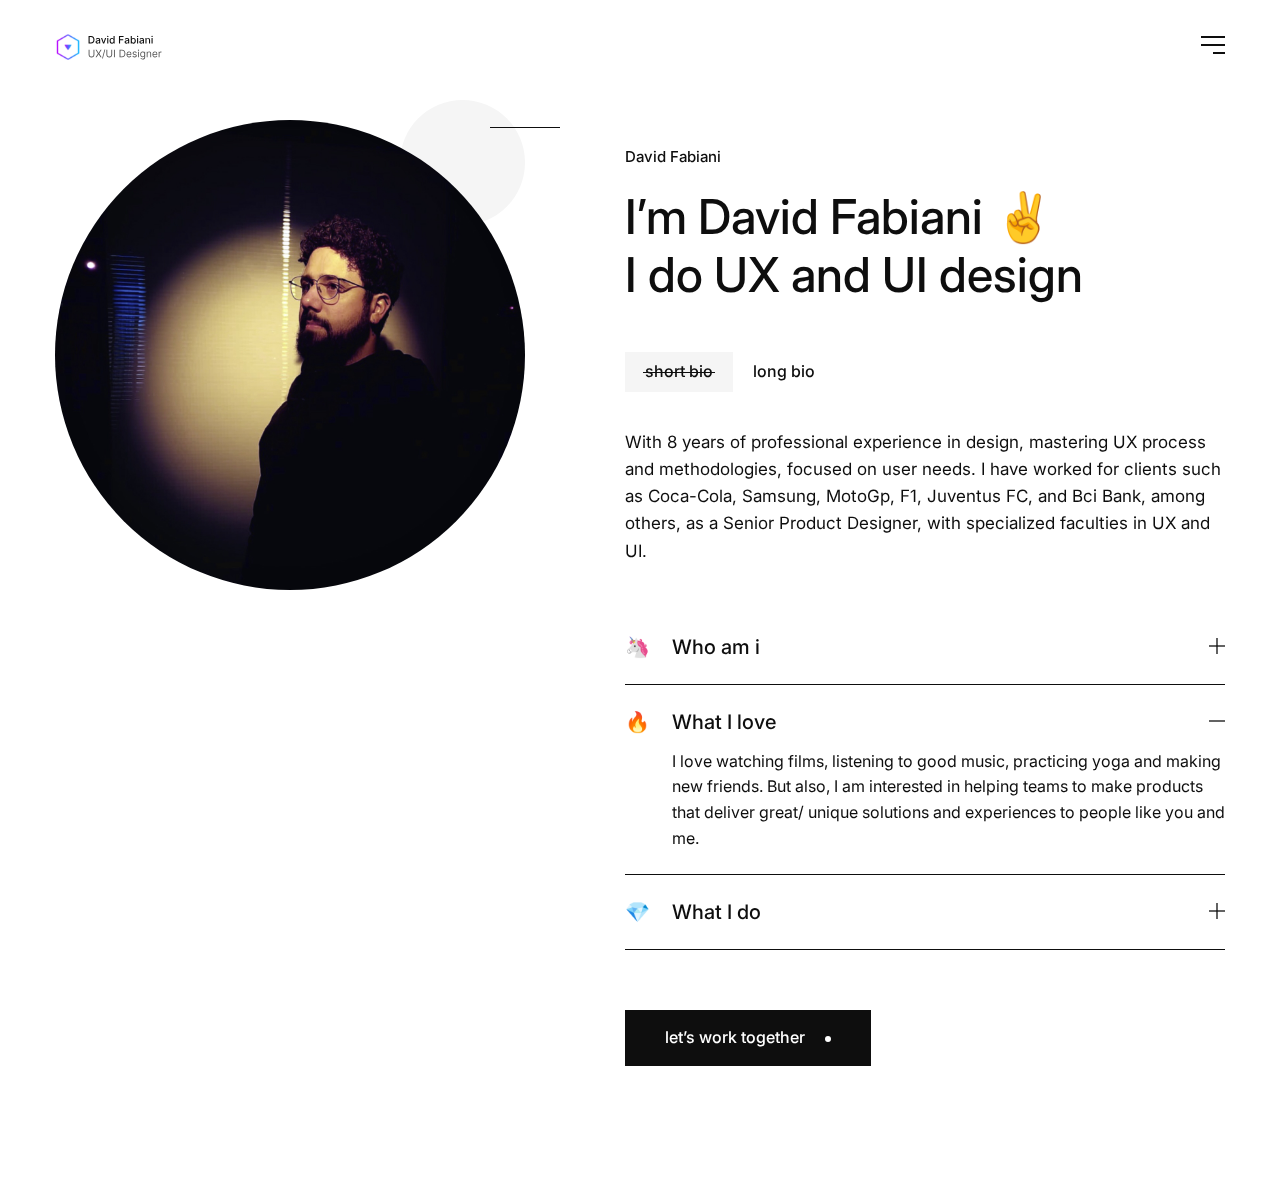
<file: about-me.html>
<!DOCTYPE html>
<html lang="en">
    <head>
        <meta charset="utf-8">
        <meta http-equiv="X-UA-Compatible" content="IE=edge">
        <title>David Fabiani - about-me</title>
        <meta name="description" content="David Fabiani - a UX/UI Designer Portfolio from the caribbean">
        <meta name="author" content="David Fabiani - a UX/UI Designer Portfolio from the caribbean">
        <link rel="icon" type="image/png" href="assets/images/Dvd-Favicon.png">
        <meta name="viewport" content="width=device-width, initial-scale=1, shrink-to-fit=no">
        <!-- Google Fonts -->
        <link href="https://fonts.googleapis.com/css2?family=Inter:wght@400;500;700&display=swap" rel="stylesheet">
        <!-- START: Styles -->
        <!-- Swiper -->
        <link rel="stylesheet" href="assets/vendor/swiper/dist/css/swiper.min.css" />
        <!-- Fancybox -->
        <link rel="stylesheet" href="assets/vendor/fancybox/dist/jquery.fancybox.min.css" />
        <!-- Themebau -->
        <link rel="stylesheet" href="assets/css/themebau.min.css">
        <!-- Custom Styles -->
        <link rel="stylesheet" href="assets/css/custom.css">
        <!-- END: Styles -->
        <!-- jQuery -->
        <script src="assets/vendor/jquery/dist/jquery.min.js"></script>
    </head>
    <body>
        <header class="navbar navbar-top navbar-expand navbar-fixed">
            <div class="container">
                <a class="navbar-brand" href="index.html">
                    <img width="107" src="assets/images/Logo-Nombre-Header.svg" alt="">
                </a>
                <a class="navbar-toggle" href="#navbar-mobile-style-2" data-fancybox data-base-class="fancybox-navbar" data-keyboard="false" data-auto-focus="false" data-touch="false" data-close-existing="true" data-small-btn="false" data-toolbar="false">
                    <span></span>
                    <span></span>
                    <span></span>
                </a>
            </div>
        </header>
        <!-- hamburguer menu -->
        <div class="navbar navbar-mobile navbar-mobile-style-2" id="navbar-mobile-style-2">
            <div class="shape justify-content-end">           
                <svg data-rellax-speed="0" width="544" height="362" viewBox="0 0 544 362" fill="none" xmlns="http://www.w3.org/2000/svg">
                    <circle cx="320.5" cy="41.5" r="320.5" fill="#ececec" />
                </svg>
            </div>
            <div class="navbar-head">
                <div class="container">
                    <a class="navbar-brand" href="index.html">
                        <img width="107" src="assets/images/Dvd-Logo.png" alt="">
                    </a>
                    <a class="navbar-toggle" href="#" data-fancybox-close>
                        <span></span>
                        <span></span>
                        <span></span>
                    </a>
                </div>
            </div>
            <div class="container">
                <div class="row gh-1 justify-content-center">
                    <div class="col-12 col-md-7 col-lg-5 col-xl-4">
                        <div class="navbar-body">
                            <ul class="nav navbar-nav navbar-nav-collapse">
                                <li class="nav-item navbar-collapse">
                                    <a href="index.html" class="nav-link" role="button" aria-expanded="false" aria-controls="navbarCollapseContact">
                                        <span class="nav-link-name">home</span>
                                        <svg class="collapse-icon" width="7" height="12" viewBox="0 0 7 12" fill="none" xmlns="http://www.w3.org/2000/svg">
                                            <path d="M1 11L6 6L1 1" stroke="currentColor" stroke-width="1.5" stroke-linecap="round" stroke-linejoin="round"/>
                                        </svg>
                                    </a>
                                </li>
                                <li class="nav-item navbar-collapse">
                                    <a href="work.html" class="nav-link" role="button" aria-expanded="false" aria-controls="navbarCollapseContact">
                                        <span class="nav-link-name">work</span>
                                        <svg class="collapse-icon" width="7" height="12" viewBox="0 0 7 12" fill="none" xmlns="http://www.w3.org/2000/svg">
                                            <path d="M1 11L6 6L1 1" stroke="currentColor" stroke-width="1.5" stroke-linecap="round" stroke-linejoin="round"/>
                                        </svg>
                                    </a>
                                </li>
                                <li class="nav-item navbar-collapse active">
                                    <a href="about-me.html" class="nav-link" role="button" aria-expanded="false" aria-controls="navbarCollapseContact">
                                        <span class="nav-link-name">about</span>
                                        <svg class="collapse-icon" width="7" height="12" viewBox="0 0 7 12" fill="none" xmlns="http://www.w3.org/2000/svg">
                                            <path d="M1 11L6 6L1 1" stroke="currentColor" stroke-width="1.5" stroke-linecap="round" stroke-linejoin="round"/>
                                        </svg>
                                    </a>
                                <li class="nav-item navbar-collapse">
                                    <a href="contact-me.html" class="nav-link" role="button" aria-expanded="false" aria-controls="navbarCollapseContact">
                                        <span class="nav-link-name">contact</span>
                                        <svg class="collapse-icon" width="7" height="12" viewBox="0 0 7 12" fill="none" xmlns="http://www.w3.org/2000/svg">
                                            <path d="M1 11L6 6L1 1" stroke="currentColor" stroke-width="1.5" stroke-linecap="round" stroke-linejoin="round"/>
                                        </svg>
                                    </a>
                                </li>
                            </ul>
                        </div>
                    </div>
                    <div class="col-md-1 d-none d-md-block"></div>
                    <div class="col-12 col-md-4 col-lg-4 col-xl-3">
                        <div class="navbar-footer">
                            <div class="mb-60">
                                <p class="lead mb-17 font-weight-medium">Contact info:</p>
                                <ul class="list-group borderless font-size-17">
                                    <li class="list-group-item">Email: <a href="mailto:hello@dvdfabiani.com?subject=Test%20Address%20Email">hello@dvdfabiani.com</a></li>
                                    <!-- <li class="list-group-item">Phone: <a href="callto:+1 202-358-0309">+1 202-358-0309</a></li> -->
                                </ul>
                            </div>
                            <!-- <div class="mb-60">
                                <p class="lead mb-17 font-weight-medium">Address:</p>
                                <ul class="list-group borderless font-size-17">
                                    <li class="list-group-item">2260 Lady Bug Drive,</li>
                                    <li class="list-group-item">New York, NY 10011</li>
                                </ul>
                            </div> -->
                            <ul class="nav nav-gap-sm navbar-nav nav-social align-items-center mt-n10" >
                                <li class="nav-item" >
                                    <a href="https://www.linkedin.com/in/dvdfabiani/?locale=en_US" class="nav-link" target="_blank" >
                                        <svg width="25" viewBox="0 0 24 24" fill="none" xmlns="http://www.w3.org/2000/svg">
                                            <path d="M20.447 20.452h-3.554v-5.569c0-1.328-.027-3.037-1.852-3.037-1.853 0-2.136 1.445-2.136 2.939v5.667H9.351V9h3.414v1.561h.046c.477-.9 1.637-1.85 3.37-1.85 3.601 0 4.267 2.37 4.267 5.455v6.286zM5.337 7.433c-1.144 0-2.063-.926-2.063-2.065 0-1.138.92-2.063 2.063-2.063 1.14 0 2.064.925 2.064 2.063 0 1.139-.925 2.065-2.064 2.065zm1.782 13.019H3.555V9h3.564v11.452zM22.225 0H1.771C.792 0 0 .774 0 1.729v20.542C0 23.227.792 24 1.771 24h20.451C23.2 24 24 23.227 24 22.271V1.729C24 .774 23.2 0 22.222 0h.003z" fill="currentColor"/>
                                        </svg>
                                    </a>
                                </li>
                                <li class="nav-item">
                                    <a href="https://www.behance.net/dvdfabiani" class="nav-link" target="_blank" >
                                        <svg width="25" viewBox="0 0 24 24" fill="none" xmlns="http://www.w3.org/2000/svg">
                                            <path d="M0 4.4804V19.243h7.1554c.6613 0 1.3078-.0832 1.9297-.248.6288-.1654 1.1905-.4203 1.6792-.7661.485-.3431.8784-.788 1.1677-1.3369.2862-.542.4294-1.187.4294-1.9354 0-.9232-.219-1.7109-.6675-2.369-.446-.6542-1.1187-1.1139-2.0274-1.3746.6674-.3161 1.1658-.7227 1.506-1.2177.3371-.4967.5058-1.1174.5058-1.8607 0-.6873-.1127-1.2677-.3375-1.7318-.2306-.4709-.552-.8452-.9632-1.1266-.4176-.2808-.912-.4857-1.4912-.6085-.5827-.1261-1.22-.1872-1.9264-.1872zm15.6674.9903v1.4567h5.9844V5.4707zM3.2509 6.9947h3.0407c.2873 0 .5683.0204.8359.0731.2728.0466.508.134.716.2595.2096.1205.3754.293.501.5132.1208.2203.1806.5038.1806.8474 0 .6189-.1811 1.0702-.5551 1.3426-.3778.2775-.8543.4147-1.4304.4147H3.2509zm15.545 1.2564c-.819 0-1.5587.1462-2.2294.436-.6705.2904-1.2463.6875-1.7318 1.1915-.4846.5011-.8535 1.0986-1.12 1.7909-.2612.69-.3942 1.4366-.3942 2.236 0 .8268.1284 1.5891.3835 2.2786.258.6923.6198 1.2822 1.0856 1.781.478.4967 1.046.8784 1.726 1.1497.6806.269 1.4382.4048 2.2803.4048 1.208 0 2.2446-.2771 3.0949-.8326.8599-.5528 1.4902-1.471 1.9058-2.7574h-2.585c-.1.3307-.359.649-.784.9467-.4295.2988-.9417.4492-1.534.4492-.8233 0-1.4588-.2168-1.8985-.6462-.4412-.4294-.7267-1.2289-.7267-2.0742h7.713c.0552-.8291-.0122-1.6218-.2045-2.3797-.1938-.7601-.5033-1.4365-.9393-2.029-.4355-.5931-.9904-1.0667-1.667-1.4165-.6788-.3543-1.4703-.5288-2.3747-.5288zm-.0887 2.217c.7209 0 1.3126.2092 1.6612.5954.3503.389.6065.9432.6766 1.6915h-4.7766c.0136-.2085.058-.4444.1339-.7045.0749-.2668.2039-.5164.3933-.753.1905-.2326.4402-.431.744-.5896.3109-.1608.6986-.2397 1.1676-.2397zM3.251 12.664h3.5334c.6996 0 1.2682.1602 1.6948.4836.4259.328.6405.8685.6405 1.6292 0 .3885-.0632.7094-.1946.9566-.131.2495-.3106.4466-.528.5896-.2172.1491-.4753.2498-.7661.3137-.2862.0639-.5905.092-.9115.092H3.2509z" fill="currentColor"/>
                                        </svg>
                                    </a>
                                </li>
                                <li class="nav-item">
                                    <a href="https://www.instagram.com/dvdfabiani.design/" class="nav-link" target="_blank" >
                                        <svg width="25" viewBox="0 0 24 24" fill="none" xmlns="http://www.w3.org/2000/svg">
                                            <path d="M12 0C8.74 0 8.333.015 7.053.072 5.775.132 4.905.333 4.14.63c-.789.306-1.459.717-2.126 1.384S.935 3.35.63 4.14C.333 4.905.131 5.775.072 7.053.012 8.333 0 8.74 0 12s.015 3.667.072 4.947c.06 1.277.261 2.148.558 2.913.306.788.717 1.459 1.384 2.126.667.666 1.336 1.079 2.126 1.384.766.296 1.636.499 2.913.558C8.333 23.988 8.74 24 12 24s3.667-.015 4.947-.072c1.277-.06 2.148-.262 2.913-.558.788-.306 1.459-.718 2.126-1.384.666-.667 1.079-1.335 1.384-2.126.296-.765.499-1.636.558-2.913.06-1.28.072-1.687.072-4.947s-.015-3.667-.072-4.947c-.06-1.277-.262-2.149-.558-2.913-.306-.789-.718-1.459-1.384-2.126C21.319 1.347 20.651.935 19.86.63c-.765-.297-1.636-.499-2.913-.558C15.667.012 15.26 0 12 0zm0 2.16c3.203 0 3.585.016 4.85.071 1.17.055 1.805.249 2.227.415.562.217.96.477 1.382.896.419.42.679.819.896 1.381.164.422.36 1.057.413 2.227.057 1.266.07 1.646.07 4.85s-.015 3.585-.074 4.85c-.061 1.17-.256 1.805-.421 2.227-.224.562-.479.96-.899 1.382-.419.419-.824.679-1.38.896-.42.164-1.065.36-2.235.413-1.274.057-1.649.07-4.859.07-3.211 0-3.586-.015-4.859-.074-1.171-.061-1.816-.256-2.236-.421-.569-.224-.96-.479-1.379-.899-.421-.419-.69-.824-.9-1.38-.165-.42-.359-1.065-.42-2.235-.045-1.26-.061-1.649-.061-4.844 0-3.196.016-3.586.061-4.861.061-1.17.255-1.814.42-2.234.21-.57.479-.96.9-1.381.419-.419.81-.689 1.379-.898.42-.166 1.051-.361 2.221-.421 1.275-.045 1.65-.06 4.859-.06l.045.03zm0 3.678c-3.405 0-6.162 2.76-6.162 6.162 0 3.405 2.76 6.162 6.162 6.162 3.405 0 6.162-2.76 6.162-6.162 0-3.405-2.76-6.162-6.162-6.162zM12 16c-2.21 0-4-1.79-4-4s1.79-4 4-4 4 1.79 4 4-1.79 4-4 4zm7.846-10.405c0 .795-.646 1.44-1.44 1.44-.795 0-1.44-.646-1.44-1.44 0-.794.646-1.439 1.44-1.439.793-.001 1.44.645 1.44 1.439z" fill="currentColor"/>
                                        </svg>
                                    </a>
                                </li>
                            </ul>
                        </div>
                    </div>
                </div>
            </div>
        </div>
        <!-- main -->
        <div class="content-wrap">
            <div class="container pt-130 pb-130 mt-n10">
                <div class="row gh-1 gv-1 align-items-center align-items-lg-stretch flex-column flex-lg-row">
                    <div class="col-12 col-md-6 col-lg-5 shape-parent lines-style-5 order-1 show-on-scroll" data-show-duration="600" data-show-distance="10" data-show-delay="100">
                        <img class="w-100 rounded-circle" src="assets/images/avatar/AboutPic.jpg" alt="">
                        <div class="shape justify-content-end">
                            <svg class="mt-n60" width="125" height="125" viewBox="0 0 125 125" fill="none" xmlns="http://www.w3.org/2000/svg">
                                <circle cx="62.5" cy="62.5" r="62.5" fill="#F5F5F5" />
                            </svg>
                        </div>
                        <div class="line"></div>
                    </div>
                    <div class="col-lg-1 d-none d-lg-block order-2 order-lg-2"></div>
                    <div class="col-12 col-lg ml-lg-n30 order-4 order-lg-3 show-on-scroll" data-show-duration="600" data-show-distance="10">
                        <p class="subtitle pt-30 mt-n7">David Fabiani</p>
                        <h1 class="h2">I’m David Fabiani ✌️<br>
                            I do UX and UI design</h1>
                        <!-- Nav tabs -->
                        <ul class="nav nav-pills nav-tabs nav-no-gap pt-5 pb-7 mb-30" id="myTab" role="tablist">
                            <li class="nav-item" role="presentation">
                                <a class="nav-link active" id="home-tab" data-toggle="tab" href="#home" role="tab" aria-controls="home" aria-selected="true"><span class="nav-link-name">short bio</span></a>
                            </li>
                            <li class="nav-item" role="presentation">
                                <a class="nav-link" id="profile-tab" data-toggle="tab" href="#profile" role="tab" aria-controls="profile" aria-selected="false"><span class="nav-link-name">long bio</span></a>
                            </li>
                        </ul>
                        <!-- Tab panes -->
                        <div class="tab-content">
                            <div class="tab-pane active" id="home" role="tabpanel" aria-labelledby="home-tab">
                                <p class="mb-30">With 8 years of professional experience in design, mastering UX process and methodologies, focused on user needs. I have worked for clients such as Coca-Cola, Samsung, MotoGp, F1, Juventus FC, and Bci Bank, among others, as a Senior Product Designer, with specialized faculties in UX and UI.

                                    <!-- <br>
                                    With more than 50,000 new customers in the first quarter of a new product, I have worked in Banking-Fintech, Startups, e-commerce, developing Web and App products, SaaS, and others.

                                    <br>
                                    <strong> I am helping to create memorable experiences for users, with user experience methodologies, and taking care of business needs.</strong> --></p> 
                            </div>
                            <div class="tab-pane" id="profile" role="tabpanel" aria-labelledby="profile-tab">
                                <p class="mb-30">With 8 years of professional experience in design, mastering UX process and methodologies, focused on user needs. I have worked for clients such as Coca-Cola, Samsung, MotoGp, F1, Juventus FC, and Bci Bank, among others, as a Senior Product Designer, with specialized faculties in UX and UI.
                                </p>
                                
                                <p class="mb-30">With more than 50,000 new customers in the first quarter of a new product, I have worked in Banking-Fintech, Startups, e-commerce, developing Web and App products, SaaS, and others.
                                </p>

                                <p class="mb-n3"><strong>I am helping to create memorable experiences for users, with user experience methodologies, and taking care of business needs.</strong></p>
                                <br>
                                <p class="mb-n3" style="font-style:oblique">"We don't remember the product itself, but how the product makes us feel".</p>     
                            </div>
                        </div>
                        <div class="accordion mt-40 pt-5" id="accordionAbout">
                            <div class="accordion-item">
                                <button class="h5 btn btn-link btn-clean btn-dark btn-block" data-target="#collapseDesign" type="button" data-toggle="collapse" aria-expanded="false" aria-controls="collapseDesign">
                                    <span class="accordion-item-icon">🦄</span> Who am i <svg class="accordion-item-plus" width="16" height="16" viewBox="0 0 16 16" fill="none" xmlns="http://www.w3.org/2000/svg">
                                        <path d="M8 0V16" stroke="currentColor" stroke-width="1.3" />
                                        <path d="M0 8H16" stroke="currentColor" stroke-width="1.3" />
                                    </svg>
                                </button>
                                <div id="collapseDesign" class="collapse" data-parent="#accordionAbout">
                                    <div class="collapse-content">
                                        <p class="mb-0 font-size-16">I am a tropical designer born in Venezuela. I work focused in Human-Centred Design for many organizations in different countries. I also like motion graphics, interaction design and fine art.</p>
                                    </div>
                                </div>
                            </div>
                            <div class="accordion-item">
                                <button class="h5 btn btn-link btn-clean btn-dark btn-block" data-target="#collapseBrand" type="button" data-toggle="collapse" aria-expanded="true" aria-controls="collapseBrand">
                                    <span class="accordion-item-icon">🔥</span> What I love <svg class="accordion-item-plus" width="16" height="16" viewBox="0 0 16 16" fill="none" xmlns="http://www.w3.org/2000/svg">
                                        <path d="M8 0V16" stroke="currentColor" stroke-width="1.3" />
                                        <path d="M0 8H16" stroke="currentColor" stroke-width="1.3" />
                                    </svg>
                                </button>
                                <div id="collapseBrand" class="collapse show" data-parent="#accordionAbout">
                                    <div class="collapse-content">
                                        <p class="mb-0 font-size-16">I love watching films, listening to good music, practicing yoga and making new friends. But also, I am interested in helping teams to make products that deliver great/ unique solutions and experiences to people like you and me.</p>
                                    </div>
                                </div>
                            </div>
                            <div class="accordion-item">
                                <button class="h5 btn btn-link btn-clean btn-dark btn-block" data-target="#collapseMobile" type="button" data-toggle="collapse" aria-expanded="false" aria-controls="collapseMobile">
                                    <span class="accordion-item-icon">💎</span> What I do <svg class="accordion-item-plus" width="16" height="16" viewBox="0 0 16 16" fill="none" xmlns="http://www.w3.org/2000/svg">
                                        <path d="M8 0V16" stroke="currentColor" stroke-width="1.3" />
                                        <path d="M0 8H16" stroke="currentColor" stroke-width="1.3" />
                                    </svg>
                                </button>
                                <div id="collapseMobile" class="collapse" data-parent="#accordionAbout">
                                    <div class="collapse-content">
                                        <p class="mb-0 font-size-16">I do research, I ask questions and I get interested in peoples insights. I like working with teams and I design interfaces based on the users needs. I use lean and agile methodologies and I look forward to the product</p>
                                    </div>
                                </div>
                            </div>
                        </div>
                        <a href="contact-me.html" class="btn btn-dark btn-with-ball mt-60">let’s work together</a>
                    </div>
                        </div>
                    </div>
                </div>
            </div>
        </div>
        <!-- footer -->
        
        <!-- START: Scripts -->
        <!-- Object Fit Polyfill -->
        <script src="assets/vendor/object-fit-images/dist/ofi.min.js"></script>
        <!-- Popper -->
        <script src="assets/vendor/popper.js/dist/umd/popper.min.js"></script>
        <!-- Bootstrap -->
        <script src="assets/vendor/bootstrap/dist/js/bootstrap.min.js"></script>
        <!-- Bootstrap Validator -->
        <script src="assets/vendor/bootstrap-validator/dist/validator.min.js"></script>
        <!-- ImagesLoaded -->
        <script src="assets/vendor/imagesloaded/imagesloaded.pkgd.min.js"></script>
        <!-- Swiper -->
        <script src="assets/vendor/swiper/dist/js/swiper.min.js"></script>
        <!-- Animejs -->
        <script src="assets/vendor/animejs/lib/anime.min.js"></script>
        <!-- Rellax -->
        <script src="assets/vendor/rellax/rellax.min.js"></script>
        <!-- Countdown -->
        <script src="assets/vendor/jquery-countdown/dist/jquery.countdown.min.js"></script>
        <!-- Moment.js -->
        <script src="assets/vendor/moment/min/moment.min.js"></script>
        <script src="assets/vendor/moment-timezone/builds/moment-timezone-with-data.min.js"></script>
        <!-- Isotope -->
        <script src="assets/vendor/isotope-layout/dist/isotope.pkgd.min.js"></script>
        <script src="assets/vendor/isotope-packery/packery-mode.pkgd.min.js"></script>
        <!-- Jarallax -->
        <script src="assets/vendor/jarallax/dist/jarallax.min.js"></script>
        <script src="assets/vendor/jarallax/dist/jarallax-video.min.js"></script>
        <!-- Fancybox -->
        <script src="assets/vendor/fancybox/dist/jquery.fancybox.min.js"></script>
        <!-- Themebau -->
        <script src="assets/js/themebau.min.js"></script>
        <!-- END: Scripts -->
    </body>
</html>
</file>
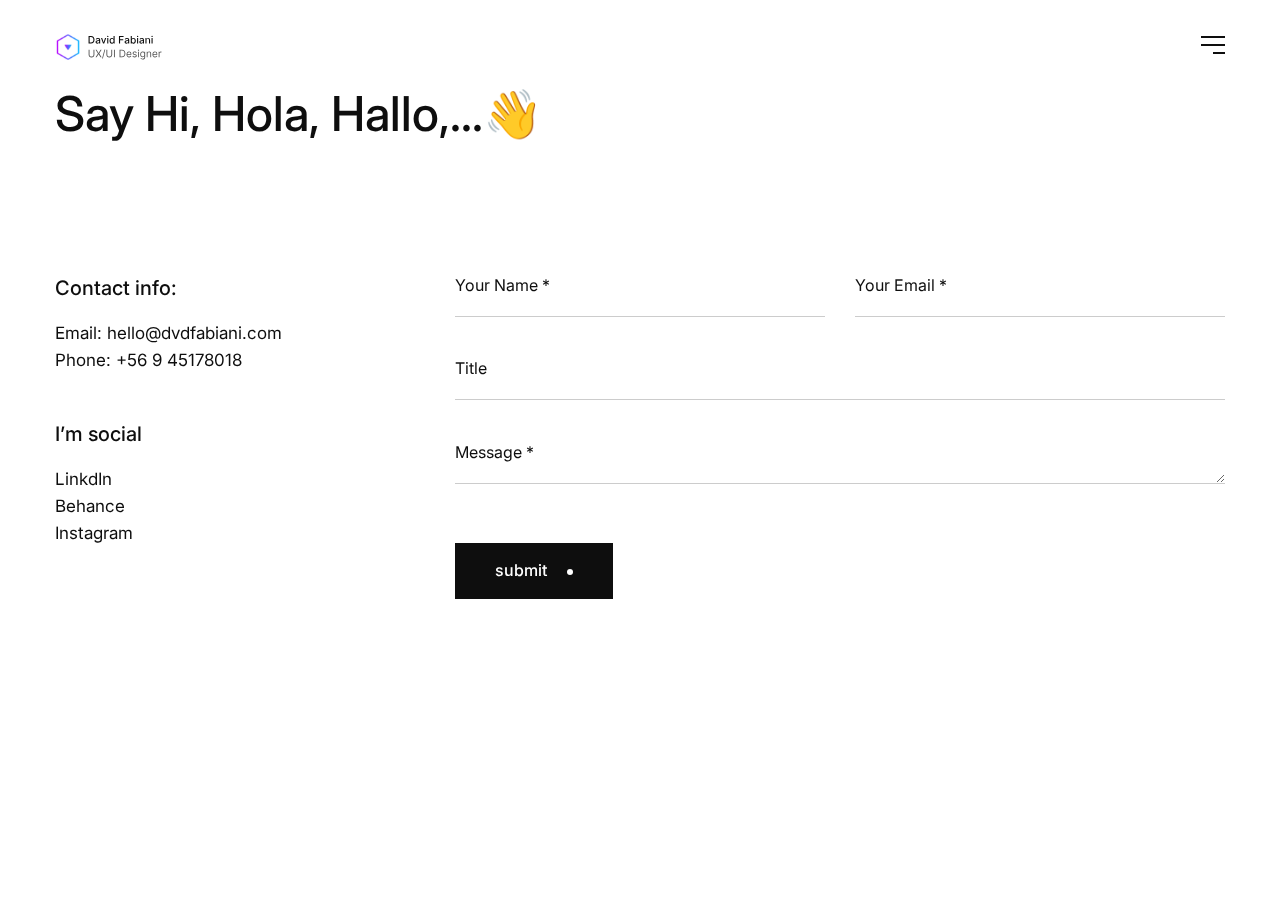
<file: contact-me.html>
<!DOCTYPE html>
<html lang="en">
    <head>
        <meta charset="utf-8">
        <meta http-equiv="X-UA-Compatible" content="IE=edge">
        <title>David Fabiani - contact</title>
        <meta name="description" content="David Fabiani - a UX/UI Designer Portfolio from the caribbean">
        <meta name="author" content="David Fabiani - a UX/UI Designer Portfolio from the caribbean">
        <link rel="icon" type="image/png" href="assets/images/Dvd-Favicon.png">
        <meta name="viewport" content="width=device-width, initial-scale=1, shrink-to-fit=no">
        <!-- Google Fonts -->
        <link href="https://fonts.googleapis.com/css2?family=Inter:wght@400;500;700&display=swap" rel="stylesheet">
        <!-- START: Styles -->
        <!-- Swiper -->
        <link rel="stylesheet" href="assets/vendor/swiper/dist/css/swiper.min.css" />
        <!-- Fancybox -->
        <link rel="stylesheet" href="assets/vendor/fancybox/dist/jquery.fancybox.min.css" />
        <!-- Themebau -->
        <link rel="stylesheet" href="assets/css/themebau.min.css">
        <!-- Custom Styles -->
        <link rel="stylesheet" href="assets/css/custom.css">
        <!-- END: Styles -->
        <!-- jQuery -->
        <script src="assets/vendor/jquery/dist/jquery.min.js"></script>
    </head>
    <body>
        <header class="navbar navbar-top navbar-expand navbar-fixed">
            <div class="container">
                <a class="navbar-brand" href="index.html">
                    <img width="107" src="assets/images/Logo-Nombre-Header.svg" alt="">
                </a>
                <a class="navbar-toggle" href="#navbar-mobile-style-2" data-fancybox data-base-class="fancybox-navbar" data-keyboard="false" data-auto-focus="false" data-touch="false" data-close-existing="true" data-small-btn="false" data-toolbar="false">
                    <span></span>
                    <span></span>
                    <span></span>
            </div>
        </header>
        <!-- hamburguer menu -->
        <div class="navbar navbar-mobile navbar-mobile-style-2" id="navbar-mobile-style-2">
            <div class="shape justify-content-end">           
                <svg data-rellax-speed="0" width="544" height="362" viewBox="0 0 544 362" fill="none" xmlns="http://www.w3.org/2000/svg">
                    <circle cx="320.5" cy="41.5" r="320.5" fill="#ececec" />
                </svg>
            </div>
            <div class="navbar-head">
                <div class="container">
                    <a class="navbar-brand" href="index.html">
                        <img width="107" src="assets/images/Dvd-Logo.png" alt="">
                    </a>
                    <a class="navbar-toggle" href="#" data-fancybox-close>
                        <span></span>
                        <span></span>
                        <span></span>
                    </a>
                </div>
            </div>
            <div class="container">
                <div class="row gh-1 justify-content-center">
                    <div class="col-12 col-md-7 col-lg-5 col-xl-4">
                        <div class="navbar-body">
                            <ul class="nav navbar-nav navbar-nav-collapse">
                                <li class="nav-item navbar-collapse">
                                    <a href="index.html" class="nav-link" role="button" aria-expanded="false" aria-controls="navbarCollapseContact">
                                        <span class="nav-link-name">home</span>
                                        <svg class="collapse-icon" width="7" height="12" viewBox="0 0 7 12" fill="none" xmlns="http://www.w3.org/2000/svg">
                                            <path d="M1 11L6 6L1 1" stroke="currentColor" stroke-width="1.5" stroke-linecap="round" stroke-linejoin="round"/>
                                        </svg>
                                    </a>
                                </li>
                                <li class="nav-item navbar-collapse">
                                    <a href="work.html" class="nav-link" role="button" aria-expanded="false" aria-controls="navbarCollapseContact">
                                        <span class="nav-link-name">work</span>
                                        <svg class="collapse-icon" width="7" height="12" viewBox="0 0 7 12" fill="none" xmlns="http://www.w3.org/2000/svg">
                                            <path d="M1 11L6 6L1 1" stroke="currentColor" stroke-width="1.5" stroke-linecap="round" stroke-linejoin="round"/>
                                        </svg>
                                    </a>
                                </li>
                                <li class="nav-item navbar-collapse">
                                    <a href="about-me.html" class="nav-link" role="button" aria-expanded="false" aria-controls="navbarCollapseContact">
                                        <span class="nav-link-name">about</span>
                                        <svg class="collapse-icon" width="7" height="12" viewBox="0 0 7 12" fill="none" xmlns="http://www.w3.org/2000/svg">
                                            <path d="M1 11L6 6L1 1" stroke="currentColor" stroke-width="1.5" stroke-linecap="round" stroke-linejoin="round"/>
                                        </svg>
                                    </a>
                                <li class="nav-item navbar-collapse active">
                                    <a href="contact-me.html" class="nav-link" role="button" aria-expanded="false" aria-controls="navbarCollapseContact">
                                        <span class="nav-link-name">contact</span>
                                        <svg class="collapse-icon" width="7" height="12" viewBox="0 0 7 12" fill="none" xmlns="http://www.w3.org/2000/svg">
                                            <path d="M1 11L6 6L1 1" stroke="currentColor" stroke-width="1.5" stroke-linecap="round" stroke-linejoin="round"/>
                                        </svg>
                                    </a>
                                </li>
                            </ul>
                        </div>
                    </div>
                    <div class="col-md-1 d-none d-md-block"></div>
                    <div class="col-12 col-md-4 col-lg-4 col-xl-3">
                        <div class="navbar-footer">
                            <div class="mb-60">
                                <p class="lead mb-17 font-weight-medium">Contact info:</p>
                                <ul class="list-group borderless font-size-17">
                                    <li class="list-group-item">Email: <a href="mailto:hello@dvdfabiani.com?subject=Test%20Address%20Email">hello@dvdfabiani.com</a></li>
                                    <!-- <li class="list-group-item">Phone: <a href="callto:+1 202-358-0309">+1 202-358-0309</a></li> -->
                                </ul>
                            </div>
                            <!-- <div class="mb-60">
                                <p class="lead mb-17 font-weight-medium">Address:</p>
                                <ul class="list-group borderless font-size-17">
                                    <li class="list-group-item">2260 Lady Bug Drive,</li>
                                    <li class="list-group-item">New York, NY 10011</li>
                                </ul>
                            </div> -->
                            <ul class="nav nav-gap-sm navbar-nav nav-social align-items-center mt-n10" >
                                <li class="nav-item" >
                                    <a href="https://www.linkedin.com/in/dvdfabiani/?locale=en_US" class="nav-link" target="_blank" >
                                        <svg width="25" viewBox="0 0 24 24" fill="none" xmlns="http://www.w3.org/2000/svg">
                                            <path d="M20.447 20.452h-3.554v-5.569c0-1.328-.027-3.037-1.852-3.037-1.853 0-2.136 1.445-2.136 2.939v5.667H9.351V9h3.414v1.561h.046c.477-.9 1.637-1.85 3.37-1.85 3.601 0 4.267 2.37 4.267 5.455v6.286zM5.337 7.433c-1.144 0-2.063-.926-2.063-2.065 0-1.138.92-2.063 2.063-2.063 1.14 0 2.064.925 2.064 2.063 0 1.139-.925 2.065-2.064 2.065zm1.782 13.019H3.555V9h3.564v11.452zM22.225 0H1.771C.792 0 0 .774 0 1.729v20.542C0 23.227.792 24 1.771 24h20.451C23.2 24 24 23.227 24 22.271V1.729C24 .774 23.2 0 22.222 0h.003z" fill="currentColor"/>
                                        </svg>
                                    </a>
                                </li>
                                <li class="nav-item">
                                    <a href="https://www.behance.net/dvdfabiani" class="nav-link" target="_blank" >
                                        <svg width="25" viewBox="0 0 24 24" fill="none" xmlns="http://www.w3.org/2000/svg">
                                            <path d="M0 4.4804V19.243h7.1554c.6613 0 1.3078-.0832 1.9297-.248.6288-.1654 1.1905-.4203 1.6792-.7661.485-.3431.8784-.788 1.1677-1.3369.2862-.542.4294-1.187.4294-1.9354 0-.9232-.219-1.7109-.6675-2.369-.446-.6542-1.1187-1.1139-2.0274-1.3746.6674-.3161 1.1658-.7227 1.506-1.2177.3371-.4967.5058-1.1174.5058-1.8607 0-.6873-.1127-1.2677-.3375-1.7318-.2306-.4709-.552-.8452-.9632-1.1266-.4176-.2808-.912-.4857-1.4912-.6085-.5827-.1261-1.22-.1872-1.9264-.1872zm15.6674.9903v1.4567h5.9844V5.4707zM3.2509 6.9947h3.0407c.2873 0 .5683.0204.8359.0731.2728.0466.508.134.716.2595.2096.1205.3754.293.501.5132.1208.2203.1806.5038.1806.8474 0 .6189-.1811 1.0702-.5551 1.3426-.3778.2775-.8543.4147-1.4304.4147H3.2509zm15.545 1.2564c-.819 0-1.5587.1462-2.2294.436-.6705.2904-1.2463.6875-1.7318 1.1915-.4846.5011-.8535 1.0986-1.12 1.7909-.2612.69-.3942 1.4366-.3942 2.236 0 .8268.1284 1.5891.3835 2.2786.258.6923.6198 1.2822 1.0856 1.781.478.4967 1.046.8784 1.726 1.1497.6806.269 1.4382.4048 2.2803.4048 1.208 0 2.2446-.2771 3.0949-.8326.8599-.5528 1.4902-1.471 1.9058-2.7574h-2.585c-.1.3307-.359.649-.784.9467-.4295.2988-.9417.4492-1.534.4492-.8233 0-1.4588-.2168-1.8985-.6462-.4412-.4294-.7267-1.2289-.7267-2.0742h7.713c.0552-.8291-.0122-1.6218-.2045-2.3797-.1938-.7601-.5033-1.4365-.9393-2.029-.4355-.5931-.9904-1.0667-1.667-1.4165-.6788-.3543-1.4703-.5288-2.3747-.5288zm-.0887 2.217c.7209 0 1.3126.2092 1.6612.5954.3503.389.6065.9432.6766 1.6915h-4.7766c.0136-.2085.058-.4444.1339-.7045.0749-.2668.2039-.5164.3933-.753.1905-.2326.4402-.431.744-.5896.3109-.1608.6986-.2397 1.1676-.2397zM3.251 12.664h3.5334c.6996 0 1.2682.1602 1.6948.4836.4259.328.6405.8685.6405 1.6292 0 .3885-.0632.7094-.1946.9566-.131.2495-.3106.4466-.528.5896-.2172.1491-.4753.2498-.7661.3137-.2862.0639-.5905.092-.9115.092H3.2509z" fill="currentColor"/>
                                        </svg>
                                    </a>
                                </li>
                                <li class="nav-item">
                                    <a href="https://www.instagram.com/dvdfabiani.design/" class="nav-link" target="_blank" >
                                        <svg width="25" viewBox="0 0 24 24" fill="none" xmlns="http://www.w3.org/2000/svg">
                                            <path d="M12 0C8.74 0 8.333.015 7.053.072 5.775.132 4.905.333 4.14.63c-.789.306-1.459.717-2.126 1.384S.935 3.35.63 4.14C.333 4.905.131 5.775.072 7.053.012 8.333 0 8.74 0 12s.015 3.667.072 4.947c.06 1.277.261 2.148.558 2.913.306.788.717 1.459 1.384 2.126.667.666 1.336 1.079 2.126 1.384.766.296 1.636.499 2.913.558C8.333 23.988 8.74 24 12 24s3.667-.015 4.947-.072c1.277-.06 2.148-.262 2.913-.558.788-.306 1.459-.718 2.126-1.384.666-.667 1.079-1.335 1.384-2.126.296-.765.499-1.636.558-2.913.06-1.28.072-1.687.072-4.947s-.015-3.667-.072-4.947c-.06-1.277-.262-2.149-.558-2.913-.306-.789-.718-1.459-1.384-2.126C21.319 1.347 20.651.935 19.86.63c-.765-.297-1.636-.499-2.913-.558C15.667.012 15.26 0 12 0zm0 2.16c3.203 0 3.585.016 4.85.071 1.17.055 1.805.249 2.227.415.562.217.96.477 1.382.896.419.42.679.819.896 1.381.164.422.36 1.057.413 2.227.057 1.266.07 1.646.07 4.85s-.015 3.585-.074 4.85c-.061 1.17-.256 1.805-.421 2.227-.224.562-.479.96-.899 1.382-.419.419-.824.679-1.38.896-.42.164-1.065.36-2.235.413-1.274.057-1.649.07-4.859.07-3.211 0-3.586-.015-4.859-.074-1.171-.061-1.816-.256-2.236-.421-.569-.224-.96-.479-1.379-.899-.421-.419-.69-.824-.9-1.38-.165-.42-.359-1.065-.42-2.235-.045-1.26-.061-1.649-.061-4.844 0-3.196.016-3.586.061-4.861.061-1.17.255-1.814.42-2.234.21-.57.479-.96.9-1.381.419-.419.81-.689 1.379-.898.42-.166 1.051-.361 2.221-.421 1.275-.045 1.65-.06 4.859-.06l.045.03zm0 3.678c-3.405 0-6.162 2.76-6.162 6.162 0 3.405 2.76 6.162 6.162 6.162 3.405 0 6.162-2.76 6.162-6.162 0-3.405-2.76-6.162-6.162-6.162zM12 16c-2.21 0-4-1.79-4-4s1.79-4 4-4 4 1.79 4 4-1.79 4-4 4zm7.846-10.405c0 .795-.646 1.44-1.44 1.44-.795 0-1.44-.646-1.44-1.44 0-.794.646-1.439 1.44-1.439.793-.001 1.44.645 1.44 1.439z" fill="currentColor"/>
                                        </svg>
                                    </a>
                                </li>
                            </ul>
                        </div>
                    </div>
                </div>
            </div>
        </div>
        <!-- main -->
        <div class="content-wrap">
            <div class="py-160">
                <div class="container">
                    <div class="row mb-n8">
                        <div class="col-12 col-lg-10 col-xl-8 show-on-scroll" data-show-distance="10" data-show-duration="600">
                            <h1 class="h2 mt-15 pb-4 pb-sm-0 mb-130">Say Hi, Hola, Hallo,...👋</h1>
                        </div>
                    </div>
                    <div class="row gh-1 gv-2 pb-10">
                        <div class="col-12 col-lg-4">
                            <div class="mb-60 show-on-scroll" data-show-delay="100" data-show-distance="20" data-show-duration="500" data-show-origin="left">
                                <p class="lead mb-17 font-weight-medium">Contact info:</p>
                                <ul class="list-group borderless font-size-17">
                                    <li class="list-group-item">Email: <a href="mailto:hello@dvdfabiani.com">hello@dvdfabiani.com</a></li>
                                    <li class="list-group-item">Phone: <a href="callto:+56 9 45178018">+56 9 45178018</a></li>
                                </ul>
                            </div>
                            <div class="mb-60 mt-n15 show-on-scroll" data-show-delay="200" data-show-distance="20" data-show-duration="500" data-show-origin="left">
                                <p class="lead mb-17 font-weight-medium">I’m social</p>
                                <ul class="list-group borderless font-size-17">
                                    <li class="list-group-item"><a href="https://www.linkedin.com/in/dvdfabiani/?locale=en_US" class="nav-link" target="_blank">LinkdIn</a></li>
                                    <li class="list-group-item"><a href="https://www.behance.net/dvdfabiani" class="nav-link" target="_blank">Behance</a></li>
                                    <li class="list-group-item"><a href="https://www.instagram.com/dvdfabiani.design/" class="nav-link" target="_blank">Instagram</a></li>
                                </ul>
                            </div>
                            <!-- <div class="mt-n15 show-on-scroll" data-show-delay="300" data-show-distance="20" data-show-duration="500" data-show-origin="left">
                                <p class="lead mb-17 font-weight-medium">Hours of Operation:</p>
                                <ul class="list-group borderless font-size-17">
                                    <li class="list-group-item">Monday - Friday</li>
                                    <li class="list-group-item">10:00 am - 7:30 pm</li>
                                </ul>
                            </div> -->
                        </div>
                        <div class="col-12 col-lg-8 mt-5 mt-lg-0">
                            <form action="#">
                                <div class="row gh-1 gv-2">
                                    <div class="col-12 col-md-6 show-on-scroll" data-show-duration="400" data-show-distance="10" data-show-delay="100">
                                        <input type="name" class="form-control" placeholder="Your Name *">
                                    </div>
                                    <div class="col-12 col-md-6 show-on-scroll" data-show-duration="400" data-show-distance="10" data-show-delay="150">
                                        <input type="email" class="form-control" placeholder="Your Email *">
                                    </div>
                                    <!-- <div class="col-12 col-md-6 show-on-scroll" data-show-duration="400" data-show-distance="10" data-show-delay="200">
                                        <input type="phone" class="form-control" placeholder="Your Phone *">
                                    </div>
                                    <div class="col-12 col-md-6 show-on-scroll" data-show-duration="400" data-show-distance="10" data-show-delay="250">
                                        <input type="company" class="form-control" placeholder="Company">
                                    </div>
                                    <div class="col-12 col-md-6 show-on-scroll" data-show-duration="400" data-show-distance="10" data-show-delay="300">
                                        <select class="form-control">
                                            <option selected>Type of Project</option>
                                            <option>Colibri Creative Project</option>
                                            <option>Colibri Project</option>
                                            <option>Happy Moments Photoset</option>
                                            <option>Luxury Car Website</option>
                                            <option>Funny Dog</option>
                                            <option>Creative Branding</option>
                                        </select>
                                    </div>
                                    <div class="col-12 col-md-6 show-on-scroll" data-show-duration="400" data-show-distance="10" data-show-delay="350">
                                        <select class="form-control">
                                            <option selected>Your Budget</option>
                                            <option>&lt; 10 000</option>
                                            <option>10-20k</option>
                                            <option>20-30k</option>
                                            <option>&gt; 30 000</option>
                                        </select>
                                    </div> -->
                                    <div class="col-12 show-on-scroll" data-show-duration="400" data-show-distance="10" data-show-delay="400">
                                        <input type="text" class="form-control" placeholder="Title" id="id_title">
                                    </div>
                                    <div class="col-12 show-on-scroll" data-show-duration="400" data-show-distance="10" data-show-delay="450">
                                        <textarea class="form-control" rows="1" placeholder="Message *" id="id_message"></textarea>
                                    </div>
                                    <div class="col-12 show-on-scroll" data-show-duration="400" data-show-distance="10" data-show-delay="470">  
                                        <button class="btn btn-dark btn-with-ball mt-20" name="button" id="btn_submit">submit</button>
                                    </div>
                                </div>
                            </form>
                        </div>
                    </div>
                </div>
            </div>
        </div>
        <!-- footer -->
        <!-- START: Scripts -->
        <!-- Object Fit Polyfill -->
        <script src="assets/vendor/object-fit-images/dist/ofi.min.js"></script>
        <!-- Popper -->
        <script src="assets/vendor/popper.js/dist/umd/popper.min.js"></script>
        <!-- Bootstrap -->
        <script src="assets/vendor/bootstrap/dist/js/bootstrap.min.js"></script>
        <!-- Bootstrap Validator -->
        <script src="assets/vendor/bootstrap-validator/dist/validator.min.js"></script>
        <!-- ImagesLoaded -->
        <script src="assets/vendor/imagesloaded/imagesloaded.pkgd.min.js"></script>
        <!-- Swiper -->
        <script src="assets/vendor/swiper/dist/js/swiper.min.js"></script>
        <!-- Animejs -->
        <script src="assets/vendor/animejs/lib/anime.min.js"></script>
        <!-- Rellax -->
        <script src="assets/vendor/rellax/rellax.min.js"></script>
        <!-- Countdown -->
        <script src="assets/vendor/jquery-countdown/dist/jquery.countdown.min.js"></script>
        <!-- Moment.js -->
        <script src="assets/vendor/moment/min/moment.min.js"></script>
        <script src="assets/vendor/moment-timezone/builds/moment-timezone-with-data.min.js"></script>
        <!-- Isotope -->
        <script src="assets/vendor/isotope-layout/dist/isotope.pkgd.min.js"></script>
        <script src="assets/vendor/isotope-packery/packery-mode.pkgd.min.js"></script>
        <!-- Jarallax -->
        <script src="assets/vendor/jarallax/dist/jarallax.min.js"></script>
        <script src="assets/vendor/jarallax/dist/jarallax-video.min.js"></script>
        <!-- Fancybox -->
        <script src="assets/vendor/fancybox/dist/jquery.fancybox.min.js"></script>
        <!-- Themebau -->
        <script src="assets/js/themebau.min.js"></script>
        <!-- custom js -->
        <script src="assets/js/custom.js"></script>
        <!-- END: Scripts -->
    </body>
</html>
</file>
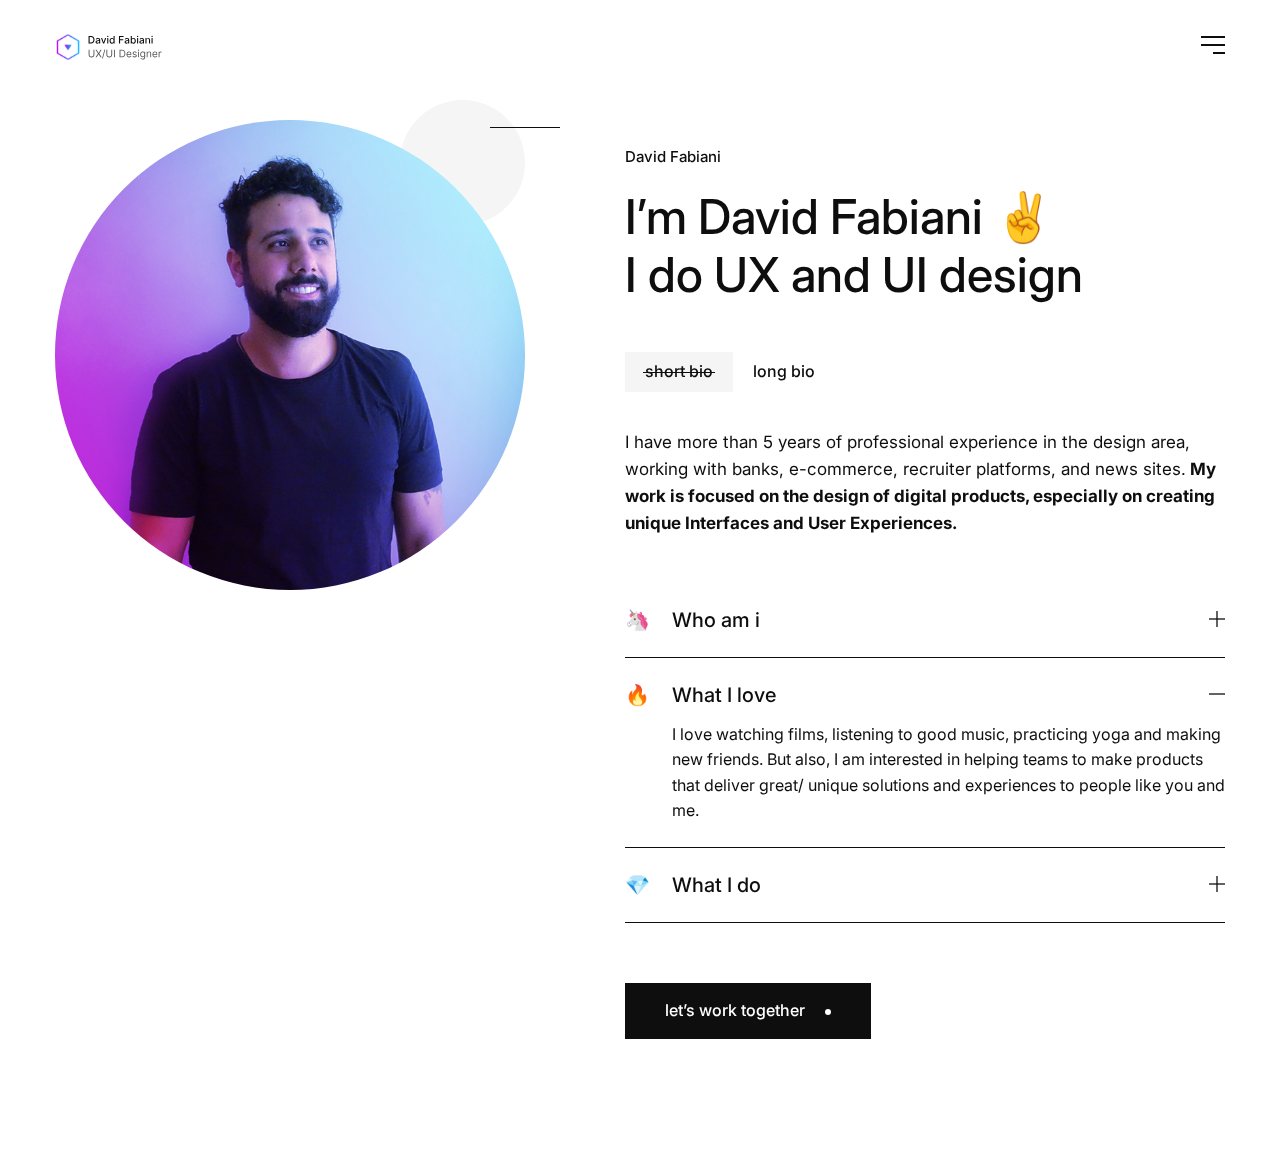
<file: dvd-web-about-me.html>
<!DOCTYPE html>
<html lang="en">
    <head>
        <meta charset="utf-8">
        <meta http-equiv="X-UA-Compatible" content="IE=edge">
        <title>David Fabiani - about-me</title>
        <meta name="description" content="David Fabiani - a UX/UI Designer Portfolio from the caribbean">
        <meta name="author" content="David Fabiani - a UX/UI Designer Portfolio from the caribbean">
        <link rel="icon" type="image/png" href="assets/images/Dvd-Favicon.png">
        <meta name="viewport" content="width=device-width, initial-scale=1, shrink-to-fit=no">
        <!-- Google Fonts -->
        <link href="https://fonts.googleapis.com/css2?family=Inter:wght@400;500;700&display=swap" rel="stylesheet">
        <!-- START: Styles -->
        <!-- Swiper -->
        <link rel="stylesheet" href="assets/vendor/swiper/dist/css/swiper.min.css" />
        <!-- Fancybox -->
        <link rel="stylesheet" href="assets/vendor/fancybox/dist/jquery.fancybox.min.css" />
        <!-- Themebau -->
        <link rel="stylesheet" href="assets/css/themebau.min.css">
        <!-- Custom Styles -->
        <link rel="stylesheet" href="assets/css/custom.css">
        <!-- END: Styles -->
        <!-- jQuery -->
        <script src="assets/vendor/jquery/dist/jquery.min.js"></script>
    </head>
    <body>
        <header class="navbar navbar-top navbar-expand navbar-fixed">
            <div class="container">
                <a class="navbar-brand" href="index.html">
                    <img width="107" src="assets/images/Logo-Nombre-Header.svg" alt="">
                </a>
                <a class="navbar-toggle" href="#navbar-mobile-style-2" data-fancybox data-base-class="fancybox-navbar" data-keyboard="false" data-auto-focus="false" data-touch="false" data-close-existing="true" data-small-btn="false" data-toolbar="false">
                    <span></span>
                    <span></span>
                    <span></span>
                </a>
            </div>
        </header>
        <!-- hamburguer menu -->
        <div class="navbar navbar-mobile navbar-mobile-style-2" id="navbar-mobile-style-2">
            <div class="shape justify-content-end">           
                <svg data-rellax-speed="0" width="544" height="362" viewBox="0 0 544 362" fill="none" xmlns="http://www.w3.org/2000/svg">
                    <circle cx="320.5" cy="41.5" r="320.5" fill="#ececec" />
                </svg>
            </div>
            <div class="navbar-head">
                <div class="container">
                    <a class="navbar-brand" href="index.html">
                        <img width="107" src="assets/images/Dvd-Logo.png" alt="">
                    </a>
                    <a class="navbar-toggle" href="#" data-fancybox-close>
                        <span></span>
                        <span></span>
                        <span></span>
                    </a>
                </div>
            </div>
            <div class="container">
                <div class="row gh-1 justify-content-center">
                    <div class="col-12 col-md-7 col-lg-5 col-xl-4">
                        <div class="navbar-body">
                            <ul class="nav navbar-nav navbar-nav-collapse">
                                <li class="nav-item navbar-collapse">
                                    <a href="index.html" class="nav-link" role="button" aria-expanded="false" aria-controls="navbarCollapseContact">
                                        <span class="nav-link-name">home</span>
                                        <svg class="collapse-icon" width="7" height="12" viewBox="0 0 7 12" fill="none" xmlns="http://www.w3.org/2000/svg">
                                            <path d="M1 11L6 6L1 1" stroke="currentColor" stroke-width="1.5" stroke-linecap="round" stroke-linejoin="round"/>
                                        </svg>
                                    </a>
                                </li>
                                <li class="nav-item navbar-collapse">
                                    <a href="dvd-web-work.html" class="nav-link" role="button" aria-expanded="false" aria-controls="navbarCollapseContact">
                                        <span class="nav-link-name">work</span>
                                        <svg class="collapse-icon" width="7" height="12" viewBox="0 0 7 12" fill="none" xmlns="http://www.w3.org/2000/svg">
                                            <path d="M1 11L6 6L1 1" stroke="currentColor" stroke-width="1.5" stroke-linecap="round" stroke-linejoin="round"/>
                                        </svg>
                                    </a>
                                </li>
                                <li class="nav-item navbar-collapse active">
                                    <a href="dvd-web-about-me.html" class="nav-link" role="button" aria-expanded="false" aria-controls="navbarCollapseContact">
                                        <span class="nav-link-name">about</span>
                                        <svg class="collapse-icon" width="7" height="12" viewBox="0 0 7 12" fill="none" xmlns="http://www.w3.org/2000/svg">
                                            <path d="M1 11L6 6L1 1" stroke="currentColor" stroke-width="1.5" stroke-linecap="round" stroke-linejoin="round"/>
                                        </svg>
                                    </a>
                                <li class="nav-item navbar-collapse">
                                    <a href="dvd-web-contact.html" class="nav-link" role="button" aria-expanded="false" aria-controls="navbarCollapseContact">
                                        <span class="nav-link-name">contact</span>
                                        <svg class="collapse-icon" width="7" height="12" viewBox="0 0 7 12" fill="none" xmlns="http://www.w3.org/2000/svg">
                                            <path d="M1 11L6 6L1 1" stroke="currentColor" stroke-width="1.5" stroke-linecap="round" stroke-linejoin="round"/>
                                        </svg>
                                    </a>
                                </li>
                            </ul>
                        </div>
                    </div>
                    <div class="col-md-1 d-none d-md-block"></div>
                    <div class="col-12 col-md-4 col-lg-4 col-xl-3">
                        <div class="navbar-footer">
                            <div class="mb-60">
                                <p class="lead mb-17 font-weight-medium">Contact info:</p>
                                <ul class="list-group borderless font-size-17">
                                    <li class="list-group-item">Email: <a href="mailto:hello@dvdfabiani.com?subject=Test%20Address%20Email">hello@dvdfabiani.com</a></li>
                                    <!-- <li class="list-group-item">Phone: <a href="callto:+1 202-358-0309">+1 202-358-0309</a></li> -->
                                </ul>
                            </div>
                            <!-- <div class="mb-60">
                                <p class="lead mb-17 font-weight-medium">Address:</p>
                                <ul class="list-group borderless font-size-17">
                                    <li class="list-group-item">2260 Lady Bug Drive,</li>
                                    <li class="list-group-item">New York, NY 10011</li>
                                </ul>
                            </div> -->
                            <ul class="nav nav-gap-sm navbar-nav nav-social align-items-center mt-n10" >
                                <li class="nav-item" >
                                    <a href="https://www.linkedin.com/in/dvdfabiani/?locale=en_US" class="nav-link" target="_blank" >
                                        <svg width="25" viewBox="0 0 24 24" fill="none" xmlns="http://www.w3.org/2000/svg">
                                            <path d="M20.447 20.452h-3.554v-5.569c0-1.328-.027-3.037-1.852-3.037-1.853 0-2.136 1.445-2.136 2.939v5.667H9.351V9h3.414v1.561h.046c.477-.9 1.637-1.85 3.37-1.85 3.601 0 4.267 2.37 4.267 5.455v6.286zM5.337 7.433c-1.144 0-2.063-.926-2.063-2.065 0-1.138.92-2.063 2.063-2.063 1.14 0 2.064.925 2.064 2.063 0 1.139-.925 2.065-2.064 2.065zm1.782 13.019H3.555V9h3.564v11.452zM22.225 0H1.771C.792 0 0 .774 0 1.729v20.542C0 23.227.792 24 1.771 24h20.451C23.2 24 24 23.227 24 22.271V1.729C24 .774 23.2 0 22.222 0h.003z" fill="currentColor"/>
                                        </svg>
                                    </a>
                                </li>
                                <li class="nav-item">
                                    <a href="https://www.behance.net/dvdfabiani" class="nav-link" target="_blank" >
                                        <svg width="25" viewBox="0 0 24 24" fill="none" xmlns="http://www.w3.org/2000/svg">
                                            <path d="M0 4.4804V19.243h7.1554c.6613 0 1.3078-.0832 1.9297-.248.6288-.1654 1.1905-.4203 1.6792-.7661.485-.3431.8784-.788 1.1677-1.3369.2862-.542.4294-1.187.4294-1.9354 0-.9232-.219-1.7109-.6675-2.369-.446-.6542-1.1187-1.1139-2.0274-1.3746.6674-.3161 1.1658-.7227 1.506-1.2177.3371-.4967.5058-1.1174.5058-1.8607 0-.6873-.1127-1.2677-.3375-1.7318-.2306-.4709-.552-.8452-.9632-1.1266-.4176-.2808-.912-.4857-1.4912-.6085-.5827-.1261-1.22-.1872-1.9264-.1872zm15.6674.9903v1.4567h5.9844V5.4707zM3.2509 6.9947h3.0407c.2873 0 .5683.0204.8359.0731.2728.0466.508.134.716.2595.2096.1205.3754.293.501.5132.1208.2203.1806.5038.1806.8474 0 .6189-.1811 1.0702-.5551 1.3426-.3778.2775-.8543.4147-1.4304.4147H3.2509zm15.545 1.2564c-.819 0-1.5587.1462-2.2294.436-.6705.2904-1.2463.6875-1.7318 1.1915-.4846.5011-.8535 1.0986-1.12 1.7909-.2612.69-.3942 1.4366-.3942 2.236 0 .8268.1284 1.5891.3835 2.2786.258.6923.6198 1.2822 1.0856 1.781.478.4967 1.046.8784 1.726 1.1497.6806.269 1.4382.4048 2.2803.4048 1.208 0 2.2446-.2771 3.0949-.8326.8599-.5528 1.4902-1.471 1.9058-2.7574h-2.585c-.1.3307-.359.649-.784.9467-.4295.2988-.9417.4492-1.534.4492-.8233 0-1.4588-.2168-1.8985-.6462-.4412-.4294-.7267-1.2289-.7267-2.0742h7.713c.0552-.8291-.0122-1.6218-.2045-2.3797-.1938-.7601-.5033-1.4365-.9393-2.029-.4355-.5931-.9904-1.0667-1.667-1.4165-.6788-.3543-1.4703-.5288-2.3747-.5288zm-.0887 2.217c.7209 0 1.3126.2092 1.6612.5954.3503.389.6065.9432.6766 1.6915h-4.7766c.0136-.2085.058-.4444.1339-.7045.0749-.2668.2039-.5164.3933-.753.1905-.2326.4402-.431.744-.5896.3109-.1608.6986-.2397 1.1676-.2397zM3.251 12.664h3.5334c.6996 0 1.2682.1602 1.6948.4836.4259.328.6405.8685.6405 1.6292 0 .3885-.0632.7094-.1946.9566-.131.2495-.3106.4466-.528.5896-.2172.1491-.4753.2498-.7661.3137-.2862.0639-.5905.092-.9115.092H3.2509z" fill="currentColor"/>
                                        </svg>
                                    </a>
                                </li>
                                <li class="nav-item">
                                    <a href="https://www.instagram.com/dvdfabiani.design/" class="nav-link" target="_blank" >
                                        <svg width="25" viewBox="0 0 24 24" fill="none" xmlns="http://www.w3.org/2000/svg">
                                            <path d="M12 0C8.74 0 8.333.015 7.053.072 5.775.132 4.905.333 4.14.63c-.789.306-1.459.717-2.126 1.384S.935 3.35.63 4.14C.333 4.905.131 5.775.072 7.053.012 8.333 0 8.74 0 12s.015 3.667.072 4.947c.06 1.277.261 2.148.558 2.913.306.788.717 1.459 1.384 2.126.667.666 1.336 1.079 2.126 1.384.766.296 1.636.499 2.913.558C8.333 23.988 8.74 24 12 24s3.667-.015 4.947-.072c1.277-.06 2.148-.262 2.913-.558.788-.306 1.459-.718 2.126-1.384.666-.667 1.079-1.335 1.384-2.126.296-.765.499-1.636.558-2.913.06-1.28.072-1.687.072-4.947s-.015-3.667-.072-4.947c-.06-1.277-.262-2.149-.558-2.913-.306-.789-.718-1.459-1.384-2.126C21.319 1.347 20.651.935 19.86.63c-.765-.297-1.636-.499-2.913-.558C15.667.012 15.26 0 12 0zm0 2.16c3.203 0 3.585.016 4.85.071 1.17.055 1.805.249 2.227.415.562.217.96.477 1.382.896.419.42.679.819.896 1.381.164.422.36 1.057.413 2.227.057 1.266.07 1.646.07 4.85s-.015 3.585-.074 4.85c-.061 1.17-.256 1.805-.421 2.227-.224.562-.479.96-.899 1.382-.419.419-.824.679-1.38.896-.42.164-1.065.36-2.235.413-1.274.057-1.649.07-4.859.07-3.211 0-3.586-.015-4.859-.074-1.171-.061-1.816-.256-2.236-.421-.569-.224-.96-.479-1.379-.899-.421-.419-.69-.824-.9-1.38-.165-.42-.359-1.065-.42-2.235-.045-1.26-.061-1.649-.061-4.844 0-3.196.016-3.586.061-4.861.061-1.17.255-1.814.42-2.234.21-.57.479-.96.9-1.381.419-.419.81-.689 1.379-.898.42-.166 1.051-.361 2.221-.421 1.275-.045 1.65-.06 4.859-.06l.045.03zm0 3.678c-3.405 0-6.162 2.76-6.162 6.162 0 3.405 2.76 6.162 6.162 6.162 3.405 0 6.162-2.76 6.162-6.162 0-3.405-2.76-6.162-6.162-6.162zM12 16c-2.21 0-4-1.79-4-4s1.79-4 4-4 4 1.79 4 4-1.79 4-4 4zm7.846-10.405c0 .795-.646 1.44-1.44 1.44-.795 0-1.44-.646-1.44-1.44 0-.794.646-1.439 1.44-1.439.793-.001 1.44.645 1.44 1.439z" fill="currentColor"/>
                                        </svg>
                                    </a>
                                </li>
                            </ul>
                        </div>
                    </div>
                </div>
            </div>
        </div>
        <!-- main -->
        <div class="content-wrap">
            <div class="container pt-130 pb-130 mt-n10">
                <div class="row gh-1 gv-1 align-items-center align-items-lg-stretch flex-column flex-lg-row">
                    <div class="col-12 col-md-6 col-lg-5 shape-parent lines-style-5 order-1 show-on-scroll" data-show-duration="600" data-show-distance="10" data-show-delay="100">
                        <img class="w-100 rounded-circle" src="assets/images/avatar/perfil-about-me.jpg" alt="">
                        <div class="shape justify-content-end">
                            <svg class="mt-n60" width="125" height="125" viewBox="0 0 125 125" fill="none" xmlns="http://www.w3.org/2000/svg">
                                <circle cx="62.5" cy="62.5" r="62.5" fill="#F5F5F5" />
                            </svg>
                        </div>
                        <div class="line"></div>
                    </div>
                    <div class="col-lg-1 d-none d-lg-block order-2 order-lg-2"></div>
                    <div class="col-12 col-lg ml-lg-n30 order-4 order-lg-3 show-on-scroll" data-show-duration="600" data-show-distance="10">
                        <p class="subtitle pt-30 mt-n7">David Fabiani</p>
                        <h1 class="h2">I’m David Fabiani ✌️<br>
                            I do UX and UI design</h1>
                        <!-- Nav tabs -->
                        <ul class="nav nav-pills nav-tabs nav-no-gap pt-5 pb-7 mb-30" id="myTab" role="tablist">
                            <li class="nav-item" role="presentation">
                                <a class="nav-link active" id="home-tab" data-toggle="tab" href="#home" role="tab" aria-controls="home" aria-selected="true"><span class="nav-link-name">short bio</span></a>
                            </li>
                            <li class="nav-item" role="presentation">
                                <a class="nav-link" id="profile-tab" data-toggle="tab" href="#profile" role="tab" aria-controls="profile" aria-selected="false"><span class="nav-link-name">long bio</span></a>
                            </li>
                        </ul>
                        <!-- Tab panes -->
                        <div class="tab-content">
                            <div class="tab-pane active" id="home" role="tabpanel" aria-labelledby="home-tab">
                                <p class="mb-30">I have more than 5 years of professional experience in the design area, working with banks, e-commerce, recruiter platforms, and news sites.<strong> My work is focused on the design of digital products, especially on creating unique Interfaces and User Experiences.</strong></p> 
                            </div>
                            <div class="tab-pane" id="profile" role="tabpanel" aria-labelledby="profile-tab">
                                <p class="mb-30">I have more than 5 years of professional experience in the design area, working with banks, e-commerce, recruiter platforms, and news sites.<strong> My work is focused on the design of digital products, especially on creating unique Interfaces and User Experiences.</strong></p>
                                
                                <p class="mb-30">For my projects,<strong> I am applying methods of UX processes from the research to the prototype</strong> such as LeanUX, Atom Design, and Human-centered Design, from the first BrainStorm and the Persona study, through Wireframes, Prototypes, Early User Tests, to the iteration of the whole project.</p>

                                <p class="mb-n3">I am always open to feedback and new professional challenges. I also using methodologies such as Design Thinking, Agile, and Kanban, watching the needs of the organization and the Users, to create the best experience for the parts involved.</p>
                                <br>
                                <p class="mb-n3" style="font-style:oblique">"We don't remember the product itself, but how the product makes us feel".</p>     
                            </div>
                        </div>
                        <div class="accordion mt-40 pt-5" id="accordionAbout">
                            <div class="accordion-item">
                                <button class="h5 btn btn-link btn-clean btn-dark btn-block" data-target="#collapseDesign" type="button" data-toggle="collapse" aria-expanded="false" aria-controls="collapseDesign">
                                    <span class="accordion-item-icon">🦄</span> Who am i <svg class="accordion-item-plus" width="16" height="16" viewBox="0 0 16 16" fill="none" xmlns="http://www.w3.org/2000/svg">
                                        <path d="M8 0V16" stroke="currentColor" stroke-width="1.3" />
                                        <path d="M0 8H16" stroke="currentColor" stroke-width="1.3" />
                                    </svg>
                                </button>
                                <div id="collapseDesign" class="collapse" data-parent="#accordionAbout">
                                    <div class="collapse-content">
                                        <p class="mb-0 font-size-16">I am a tropical designer born in Venezuela. I work focused in Human-Centred Design for many organizations in different countries. I also like motion graphics, interaction design and fine art.</p>
                                    </div>
                                </div>
                            </div>
                            <div class="accordion-item">
                                <button class="h5 btn btn-link btn-clean btn-dark btn-block" data-target="#collapseBrand" type="button" data-toggle="collapse" aria-expanded="true" aria-controls="collapseBrand">
                                    <span class="accordion-item-icon">🔥</span> What I love <svg class="accordion-item-plus" width="16" height="16" viewBox="0 0 16 16" fill="none" xmlns="http://www.w3.org/2000/svg">
                                        <path d="M8 0V16" stroke="currentColor" stroke-width="1.3" />
                                        <path d="M0 8H16" stroke="currentColor" stroke-width="1.3" />
                                    </svg>
                                </button>
                                <div id="collapseBrand" class="collapse show" data-parent="#accordionAbout">
                                    <div class="collapse-content">
                                        <p class="mb-0 font-size-16">I love watching films, listening to good music, practicing yoga and making new friends. But also, I am interested in helping teams to make products that deliver great/ unique solutions and experiences to people like you and me.</p>
                                    </div>
                                </div>
                            </div>
                            <div class="accordion-item">
                                <button class="h5 btn btn-link btn-clean btn-dark btn-block" data-target="#collapseMobile" type="button" data-toggle="collapse" aria-expanded="false" aria-controls="collapseMobile">
                                    <span class="accordion-item-icon">💎</span> What I do <svg class="accordion-item-plus" width="16" height="16" viewBox="0 0 16 16" fill="none" xmlns="http://www.w3.org/2000/svg">
                                        <path d="M8 0V16" stroke="currentColor" stroke-width="1.3" />
                                        <path d="M0 8H16" stroke="currentColor" stroke-width="1.3" />
                                    </svg>
                                </button>
                                <div id="collapseMobile" class="collapse" data-parent="#accordionAbout">
                                    <div class="collapse-content">
                                        <p class="mb-0 font-size-16">I do research, I ask questions and I get interested in peoples insights. I like working with teams and I design interfaces based on the users needs. I use lean and agile methodologies and I look forward to the product</p>
                                    </div>
                                </div>
                            </div>
                        </div>
                        <a href="dvd-web-contact.html" class="btn btn-dark btn-with-ball mt-60">let’s work together</a>
                    </div>
                        </div>
                    </div>
                </div>
            </div>
        </div>
        <!-- footer -->
        
        <!-- START: Scripts -->
        <!-- Object Fit Polyfill -->
        <script src="assets/vendor/object-fit-images/dist/ofi.min.js"></script>
        <!-- Popper -->
        <script src="assets/vendor/popper.js/dist/umd/popper.min.js"></script>
        <!-- Bootstrap -->
        <script src="assets/vendor/bootstrap/dist/js/bootstrap.min.js"></script>
        <!-- Bootstrap Validator -->
        <script src="assets/vendor/bootstrap-validator/dist/validator.min.js"></script>
        <!-- ImagesLoaded -->
        <script src="assets/vendor/imagesloaded/imagesloaded.pkgd.min.js"></script>
        <!-- Swiper -->
        <script src="assets/vendor/swiper/dist/js/swiper.min.js"></script>
        <!-- Animejs -->
        <script src="assets/vendor/animejs/lib/anime.min.js"></script>
        <!-- Rellax -->
        <script src="assets/vendor/rellax/rellax.min.js"></script>
        <!-- Countdown -->
        <script src="assets/vendor/jquery-countdown/dist/jquery.countdown.min.js"></script>
        <!-- Moment.js -->
        <script src="assets/vendor/moment/min/moment.min.js"></script>
        <script src="assets/vendor/moment-timezone/builds/moment-timezone-with-data.min.js"></script>
        <!-- Isotope -->
        <script src="assets/vendor/isotope-layout/dist/isotope.pkgd.min.js"></script>
        <script src="assets/vendor/isotope-packery/packery-mode.pkgd.min.js"></script>
        <!-- Jarallax -->
        <script src="assets/vendor/jarallax/dist/jarallax.min.js"></script>
        <script src="assets/vendor/jarallax/dist/jarallax-video.min.js"></script>
        <!-- Fancybox -->
        <script src="assets/vendor/fancybox/dist/jquery.fancybox.min.js"></script>
        <!-- Themebau -->
        <script src="assets/js/themebau.min.js"></script>
        <!-- END: Scripts -->
    </body>
</html>
</file>
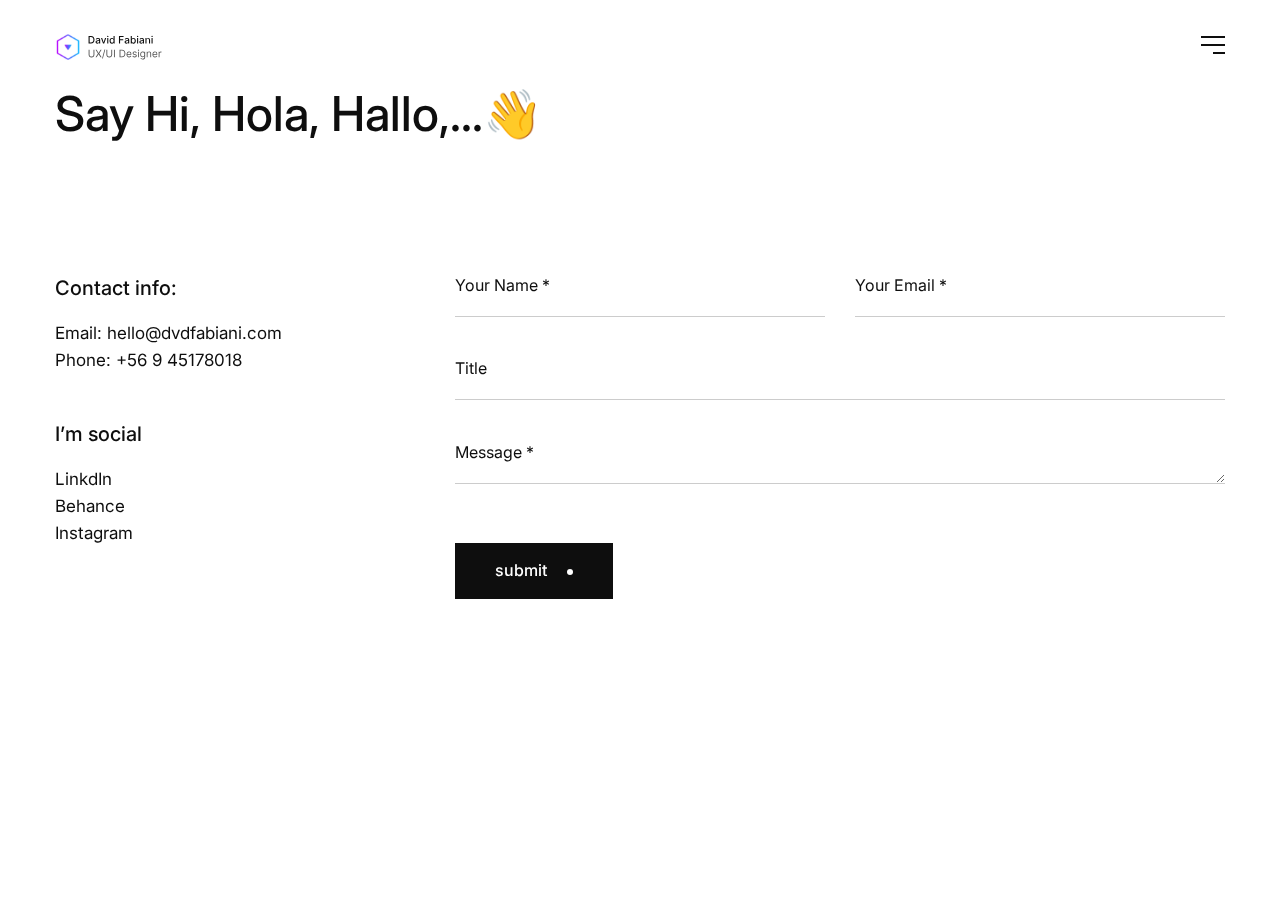
<file: dvd-web-contact.html>
<!DOCTYPE html>
<html lang="en">
    <head>
        <meta charset="utf-8">
        <meta http-equiv="X-UA-Compatible" content="IE=edge">
        <title>David Fabiani - contact</title>
        <meta name="description" content="David Fabiani - a UX/UI Designer Portfolio from the caribbean">
        <meta name="author" content="David Fabiani - a UX/UI Designer Portfolio from the caribbean">
        <link rel="icon" type="image/png" href="assets/images/Dvd-Favicon.png">
        <meta name="viewport" content="width=device-width, initial-scale=1, shrink-to-fit=no">
        <!-- Google Fonts -->
        <link href="https://fonts.googleapis.com/css2?family=Inter:wght@400;500;700&display=swap" rel="stylesheet">
        <!-- START: Styles -->
        <!-- Swiper -->
        <link rel="stylesheet" href="assets/vendor/swiper/dist/css/swiper.min.css" />
        <!-- Fancybox -->
        <link rel="stylesheet" href="assets/vendor/fancybox/dist/jquery.fancybox.min.css" />
        <!-- Themebau -->
        <link rel="stylesheet" href="assets/css/themebau.min.css">
        <!-- Custom Styles -->
        <link rel="stylesheet" href="assets/css/custom.css">
        <!-- END: Styles -->
        <!-- jQuery -->
        <script src="assets/vendor/jquery/dist/jquery.min.js"></script>
    </head>
    <body>
        <header class="navbar navbar-top navbar-expand navbar-fixed">
            <div class="container">
                <a class="navbar-brand" href="index.html">
                    <img width="107" src="assets/images/Logo-Nombre-Header.svg" alt="">
                </a>
                <a class="navbar-toggle" href="#navbar-mobile-style-2" data-fancybox data-base-class="fancybox-navbar" data-keyboard="false" data-auto-focus="false" data-touch="false" data-close-existing="true" data-small-btn="false" data-toolbar="false">
                    <span></span>
                    <span></span>
                    <span></span>
            </div>
        </header>
        <!-- hamburguer menu -->
        <div class="navbar navbar-mobile navbar-mobile-style-2" id="navbar-mobile-style-2">
            <div class="shape justify-content-end">           
                <svg data-rellax-speed="0" width="544" height="362" viewBox="0 0 544 362" fill="none" xmlns="http://www.w3.org/2000/svg">
                    <circle cx="320.5" cy="41.5" r="320.5" fill="#ececec" />
                </svg>
            </div>
            <div class="navbar-head">
                <div class="container">
                    <a class="navbar-brand" href="index.html">
                        <img width="107" src="assets/images/Dvd-Logo.png" alt="">
                    </a>
                    <a class="navbar-toggle" href="#" data-fancybox-close>
                        <span></span>
                        <span></span>
                        <span></span>
                    </a>
                </div>
            </div>
            <div class="container">
                <div class="row gh-1 justify-content-center">
                    <div class="col-12 col-md-7 col-lg-5 col-xl-4">
                        <div class="navbar-body">
                            <ul class="nav navbar-nav navbar-nav-collapse">
                                <li class="nav-item navbar-collapse">
                                    <a href="index.html" class="nav-link" role="button" aria-expanded="false" aria-controls="navbarCollapseContact">
                                        <span class="nav-link-name">home</span>
                                        <svg class="collapse-icon" width="7" height="12" viewBox="0 0 7 12" fill="none" xmlns="http://www.w3.org/2000/svg">
                                            <path d="M1 11L6 6L1 1" stroke="currentColor" stroke-width="1.5" stroke-linecap="round" stroke-linejoin="round"/>
                                        </svg>
                                    </a>
                                </li>
                                <li class="nav-item navbar-collapse">
                                    <a href="dvd-web-work.html" class="nav-link" role="button" aria-expanded="false" aria-controls="navbarCollapseContact">
                                        <span class="nav-link-name">work</span>
                                        <svg class="collapse-icon" width="7" height="12" viewBox="0 0 7 12" fill="none" xmlns="http://www.w3.org/2000/svg">
                                            <path d="M1 11L6 6L1 1" stroke="currentColor" stroke-width="1.5" stroke-linecap="round" stroke-linejoin="round"/>
                                        </svg>
                                    </a>
                                </li>
                                <li class="nav-item navbar-collapse">
                                    <a href="dvd-web-about-me.html" class="nav-link" role="button" aria-expanded="false" aria-controls="navbarCollapseContact">
                                        <span class="nav-link-name">about</span>
                                        <svg class="collapse-icon" width="7" height="12" viewBox="0 0 7 12" fill="none" xmlns="http://www.w3.org/2000/svg">
                                            <path d="M1 11L6 6L1 1" stroke="currentColor" stroke-width="1.5" stroke-linecap="round" stroke-linejoin="round"/>
                                        </svg>
                                    </a>
                                <li class="nav-item navbar-collapse active">
                                    <a href="dvd-web-contact.html" class="nav-link" role="button" aria-expanded="false" aria-controls="navbarCollapseContact">
                                        <span class="nav-link-name">contact</span>
                                        <svg class="collapse-icon" width="7" height="12" viewBox="0 0 7 12" fill="none" xmlns="http://www.w3.org/2000/svg">
                                            <path d="M1 11L6 6L1 1" stroke="currentColor" stroke-width="1.5" stroke-linecap="round" stroke-linejoin="round"/>
                                        </svg>
                                    </a>
                                </li>
                            </ul>
                        </div>
                    </div>
                    <div class="col-md-1 d-none d-md-block"></div>
                    <div class="col-12 col-md-4 col-lg-4 col-xl-3">
                        <div class="navbar-footer">
                            <div class="mb-60">
                                <p class="lead mb-17 font-weight-medium">Contact info:</p>
                                <ul class="list-group borderless font-size-17">
                                    <li class="list-group-item">Email: <a href="mailto:hello@dvdfabiani.com?subject=Test%20Address%20Email">hello@dvdfabiani.com</a></li>
                                    <!-- <li class="list-group-item">Phone: <a href="callto:+1 202-358-0309">+1 202-358-0309</a></li> -->
                                </ul>
                            </div>
                            <!-- <div class="mb-60">
                                <p class="lead mb-17 font-weight-medium">Address:</p>
                                <ul class="list-group borderless font-size-17">
                                    <li class="list-group-item">2260 Lady Bug Drive,</li>
                                    <li class="list-group-item">New York, NY 10011</li>
                                </ul>
                            </div> -->
                            <ul class="nav nav-gap-sm navbar-nav nav-social align-items-center mt-n10" >
                                <li class="nav-item" >
                                    <a href="https://www.linkedin.com/in/dvdfabiani/?locale=en_US" class="nav-link" target="_blank" >
                                        <svg width="25" viewBox="0 0 24 24" fill="none" xmlns="http://www.w3.org/2000/svg">
                                            <path d="M20.447 20.452h-3.554v-5.569c0-1.328-.027-3.037-1.852-3.037-1.853 0-2.136 1.445-2.136 2.939v5.667H9.351V9h3.414v1.561h.046c.477-.9 1.637-1.85 3.37-1.85 3.601 0 4.267 2.37 4.267 5.455v6.286zM5.337 7.433c-1.144 0-2.063-.926-2.063-2.065 0-1.138.92-2.063 2.063-2.063 1.14 0 2.064.925 2.064 2.063 0 1.139-.925 2.065-2.064 2.065zm1.782 13.019H3.555V9h3.564v11.452zM22.225 0H1.771C.792 0 0 .774 0 1.729v20.542C0 23.227.792 24 1.771 24h20.451C23.2 24 24 23.227 24 22.271V1.729C24 .774 23.2 0 22.222 0h.003z" fill="currentColor"/>
                                        </svg>
                                    </a>
                                </li>
                                <li class="nav-item">
                                    <a href="https://www.behance.net/dvdfabiani" class="nav-link" target="_blank" >
                                        <svg width="25" viewBox="0 0 24 24" fill="none" xmlns="http://www.w3.org/2000/svg">
                                            <path d="M0 4.4804V19.243h7.1554c.6613 0 1.3078-.0832 1.9297-.248.6288-.1654 1.1905-.4203 1.6792-.7661.485-.3431.8784-.788 1.1677-1.3369.2862-.542.4294-1.187.4294-1.9354 0-.9232-.219-1.7109-.6675-2.369-.446-.6542-1.1187-1.1139-2.0274-1.3746.6674-.3161 1.1658-.7227 1.506-1.2177.3371-.4967.5058-1.1174.5058-1.8607 0-.6873-.1127-1.2677-.3375-1.7318-.2306-.4709-.552-.8452-.9632-1.1266-.4176-.2808-.912-.4857-1.4912-.6085-.5827-.1261-1.22-.1872-1.9264-.1872zm15.6674.9903v1.4567h5.9844V5.4707zM3.2509 6.9947h3.0407c.2873 0 .5683.0204.8359.0731.2728.0466.508.134.716.2595.2096.1205.3754.293.501.5132.1208.2203.1806.5038.1806.8474 0 .6189-.1811 1.0702-.5551 1.3426-.3778.2775-.8543.4147-1.4304.4147H3.2509zm15.545 1.2564c-.819 0-1.5587.1462-2.2294.436-.6705.2904-1.2463.6875-1.7318 1.1915-.4846.5011-.8535 1.0986-1.12 1.7909-.2612.69-.3942 1.4366-.3942 2.236 0 .8268.1284 1.5891.3835 2.2786.258.6923.6198 1.2822 1.0856 1.781.478.4967 1.046.8784 1.726 1.1497.6806.269 1.4382.4048 2.2803.4048 1.208 0 2.2446-.2771 3.0949-.8326.8599-.5528 1.4902-1.471 1.9058-2.7574h-2.585c-.1.3307-.359.649-.784.9467-.4295.2988-.9417.4492-1.534.4492-.8233 0-1.4588-.2168-1.8985-.6462-.4412-.4294-.7267-1.2289-.7267-2.0742h7.713c.0552-.8291-.0122-1.6218-.2045-2.3797-.1938-.7601-.5033-1.4365-.9393-2.029-.4355-.5931-.9904-1.0667-1.667-1.4165-.6788-.3543-1.4703-.5288-2.3747-.5288zm-.0887 2.217c.7209 0 1.3126.2092 1.6612.5954.3503.389.6065.9432.6766 1.6915h-4.7766c.0136-.2085.058-.4444.1339-.7045.0749-.2668.2039-.5164.3933-.753.1905-.2326.4402-.431.744-.5896.3109-.1608.6986-.2397 1.1676-.2397zM3.251 12.664h3.5334c.6996 0 1.2682.1602 1.6948.4836.4259.328.6405.8685.6405 1.6292 0 .3885-.0632.7094-.1946.9566-.131.2495-.3106.4466-.528.5896-.2172.1491-.4753.2498-.7661.3137-.2862.0639-.5905.092-.9115.092H3.2509z" fill="currentColor"/>
                                        </svg>
                                    </a>
                                </li>
                                <li class="nav-item">
                                    <a href="https://www.instagram.com/dvdfabiani.design/" class="nav-link" target="_blank" >
                                        <svg width="25" viewBox="0 0 24 24" fill="none" xmlns="http://www.w3.org/2000/svg">
                                            <path d="M12 0C8.74 0 8.333.015 7.053.072 5.775.132 4.905.333 4.14.63c-.789.306-1.459.717-2.126 1.384S.935 3.35.63 4.14C.333 4.905.131 5.775.072 7.053.012 8.333 0 8.74 0 12s.015 3.667.072 4.947c.06 1.277.261 2.148.558 2.913.306.788.717 1.459 1.384 2.126.667.666 1.336 1.079 2.126 1.384.766.296 1.636.499 2.913.558C8.333 23.988 8.74 24 12 24s3.667-.015 4.947-.072c1.277-.06 2.148-.262 2.913-.558.788-.306 1.459-.718 2.126-1.384.666-.667 1.079-1.335 1.384-2.126.296-.765.499-1.636.558-2.913.06-1.28.072-1.687.072-4.947s-.015-3.667-.072-4.947c-.06-1.277-.262-2.149-.558-2.913-.306-.789-.718-1.459-1.384-2.126C21.319 1.347 20.651.935 19.86.63c-.765-.297-1.636-.499-2.913-.558C15.667.012 15.26 0 12 0zm0 2.16c3.203 0 3.585.016 4.85.071 1.17.055 1.805.249 2.227.415.562.217.96.477 1.382.896.419.42.679.819.896 1.381.164.422.36 1.057.413 2.227.057 1.266.07 1.646.07 4.85s-.015 3.585-.074 4.85c-.061 1.17-.256 1.805-.421 2.227-.224.562-.479.96-.899 1.382-.419.419-.824.679-1.38.896-.42.164-1.065.36-2.235.413-1.274.057-1.649.07-4.859.07-3.211 0-3.586-.015-4.859-.074-1.171-.061-1.816-.256-2.236-.421-.569-.224-.96-.479-1.379-.899-.421-.419-.69-.824-.9-1.38-.165-.42-.359-1.065-.42-2.235-.045-1.26-.061-1.649-.061-4.844 0-3.196.016-3.586.061-4.861.061-1.17.255-1.814.42-2.234.21-.57.479-.96.9-1.381.419-.419.81-.689 1.379-.898.42-.166 1.051-.361 2.221-.421 1.275-.045 1.65-.06 4.859-.06l.045.03zm0 3.678c-3.405 0-6.162 2.76-6.162 6.162 0 3.405 2.76 6.162 6.162 6.162 3.405 0 6.162-2.76 6.162-6.162 0-3.405-2.76-6.162-6.162-6.162zM12 16c-2.21 0-4-1.79-4-4s1.79-4 4-4 4 1.79 4 4-1.79 4-4 4zm7.846-10.405c0 .795-.646 1.44-1.44 1.44-.795 0-1.44-.646-1.44-1.44 0-.794.646-1.439 1.44-1.439.793-.001 1.44.645 1.44 1.439z" fill="currentColor"/>
                                        </svg>
                                    </a>
                                </li>
                            </ul>
                        </div>
                    </div>
                </div>
            </div>
        </div>
        <!-- main -->
        <div class="content-wrap">
            <div class="py-160">
                <div class="container">
                    <div class="row mb-n8">
                        <div class="col-12 col-lg-10 col-xl-8 show-on-scroll" data-show-distance="10" data-show-duration="600">
                            <h1 class="h2 mt-15 pb-4 pb-sm-0 mb-130">Say Hi, Hola, Hallo,...👋</h1>
                        </div>
                    </div>
                    <div class="row gh-1 gv-2 pb-10">
                        <div class="col-12 col-lg-4">
                            <div class="mb-60 show-on-scroll" data-show-delay="100" data-show-distance="20" data-show-duration="500" data-show-origin="left">
                                <p class="lead mb-17 font-weight-medium">Contact info:</p>
                                <ul class="list-group borderless font-size-17">
                                    <li class="list-group-item">Email: <a href="mailto:hello@dvdfabiani.com">hello@dvdfabiani.com</a></li>
                                    <li class="list-group-item">Phone: <a href="callto:+56 9 45178018">+56 9 45178018</a></li>
                                </ul>
                            </div>
                            <div class="mb-60 mt-n15 show-on-scroll" data-show-delay="200" data-show-distance="20" data-show-duration="500" data-show-origin="left">
                                <p class="lead mb-17 font-weight-medium">I’m social</p>
                                <ul class="list-group borderless font-size-17">
                                    <li class="list-group-item"><a href="https://www.linkedin.com/in/dvdfabiani/?locale=en_US" class="nav-link" target="_blank">LinkdIn</a></li>
                                    <li class="list-group-item"><a href="https://www.behance.net/dvdfabiani" class="nav-link" target="_blank">Behance</a></li>
                                    <li class="list-group-item"><a href="https://www.instagram.com/dvdfabiani.design/" class="nav-link" target="_blank">Instagram</a></li>
                                </ul>
                            </div>
                            <!-- <div class="mt-n15 show-on-scroll" data-show-delay="300" data-show-distance="20" data-show-duration="500" data-show-origin="left">
                                <p class="lead mb-17 font-weight-medium">Hours of Operation:</p>
                                <ul class="list-group borderless font-size-17">
                                    <li class="list-group-item">Monday - Friday</li>
                                    <li class="list-group-item">10:00 am - 7:30 pm</li>
                                </ul>
                            </div> -->
                        </div>
                        <div class="col-12 col-lg-8 mt-5 mt-lg-0">
                            <form action="#">
                                <div class="row gh-1 gv-2">
                                    <div class="col-12 col-md-6 show-on-scroll" data-show-duration="400" data-show-distance="10" data-show-delay="100">
                                        <input type="name" class="form-control" placeholder="Your Name *">
                                    </div>
                                    <div class="col-12 col-md-6 show-on-scroll" data-show-duration="400" data-show-distance="10" data-show-delay="150">
                                        <input type="email" class="form-control" placeholder="Your Email *">
                                    </div>
                                    <!-- <div class="col-12 col-md-6 show-on-scroll" data-show-duration="400" data-show-distance="10" data-show-delay="200">
                                        <input type="phone" class="form-control" placeholder="Your Phone *">
                                    </div>
                                    <div class="col-12 col-md-6 show-on-scroll" data-show-duration="400" data-show-distance="10" data-show-delay="250">
                                        <input type="company" class="form-control" placeholder="Company">
                                    </div>
                                    <div class="col-12 col-md-6 show-on-scroll" data-show-duration="400" data-show-distance="10" data-show-delay="300">
                                        <select class="form-control">
                                            <option selected>Type of Project</option>
                                            <option>Colibri Creative Project</option>
                                            <option>Colibri Project</option>
                                            <option>Happy Moments Photoset</option>
                                            <option>Luxury Car Website</option>
                                            <option>Funny Dog</option>
                                            <option>Creative Branding</option>
                                        </select>
                                    </div>
                                    <div class="col-12 col-md-6 show-on-scroll" data-show-duration="400" data-show-distance="10" data-show-delay="350">
                                        <select class="form-control">
                                            <option selected>Your Budget</option>
                                            <option>&lt; 10 000</option>
                                            <option>10-20k</option>
                                            <option>20-30k</option>
                                            <option>&gt; 30 000</option>
                                        </select>
                                    </div> -->
                                    <div class="col-12 show-on-scroll" data-show-duration="400" data-show-distance="10" data-show-delay="400">
                                        <input type="text" class="form-control" placeholder="Title" id="id_title">
                                    </div>
                                    <div class="col-12 show-on-scroll" data-show-duration="400" data-show-distance="10" data-show-delay="450">
                                        <textarea class="form-control" rows="1" placeholder="Message *" id="id_message"></textarea>
                                    </div>
                                    <div class="col-12 show-on-scroll" data-show-duration="400" data-show-distance="10" data-show-delay="470">  
                                        <button class="btn btn-dark btn-with-ball mt-20" name="button" id="btn_submit">submit</button>
                                    </div>
                                </div>
                            </form>
                        </div>
                    </div>
                </div>
            </div>
        </div>
        <!-- footer -->
       
        <!-- START: Scripts -->
        <!-- Object Fit Polyfill -->
        <script src="assets/vendor/object-fit-images/dist/ofi.min.js"></script>
        <!-- Popper -->
        <script src="assets/vendor/popper.js/dist/umd/popper.min.js"></script>
        <!-- Bootstrap -->
        <script src="assets/vendor/bootstrap/dist/js/bootstrap.min.js"></script>
        <!-- Bootstrap Validator -->
        <script src="assets/vendor/bootstrap-validator/dist/validator.min.js"></script>
        <!-- ImagesLoaded -->
        <script src="assets/vendor/imagesloaded/imagesloaded.pkgd.min.js"></script>
        <!-- Swiper -->
        <script src="assets/vendor/swiper/dist/js/swiper.min.js"></script>
        <!-- Animejs -->
        <script src="assets/vendor/animejs/lib/anime.min.js"></script>
        <!-- Rellax -->
        <script src="assets/vendor/rellax/rellax.min.js"></script>
        <!-- Countdown -->
        <script src="assets/vendor/jquery-countdown/dist/jquery.countdown.min.js"></script>
        <!-- Moment.js -->
        <script src="assets/vendor/moment/min/moment.min.js"></script>
        <script src="assets/vendor/moment-timezone/builds/moment-timezone-with-data.min.js"></script>
        <!-- Isotope -->
        <script src="assets/vendor/isotope-layout/dist/isotope.pkgd.min.js"></script>
        <script src="assets/vendor/isotope-packery/packery-mode.pkgd.min.js"></script>
        <!-- Jarallax -->
        <script src="assets/vendor/jarallax/dist/jarallax.min.js"></script>
        <script src="assets/vendor/jarallax/dist/jarallax-video.min.js"></script>
        <!-- Fancybox -->
        <script src="assets/vendor/fancybox/dist/jquery.fancybox.min.js"></script>
        <!-- Themebau -->
        <script src="assets/js/themebau.min.js"></script>
        <!-- custom js -->
        <script src="assets/js/custom.js"></script>
        <!-- END: Scripts -->
    </body>
</html>
</file>
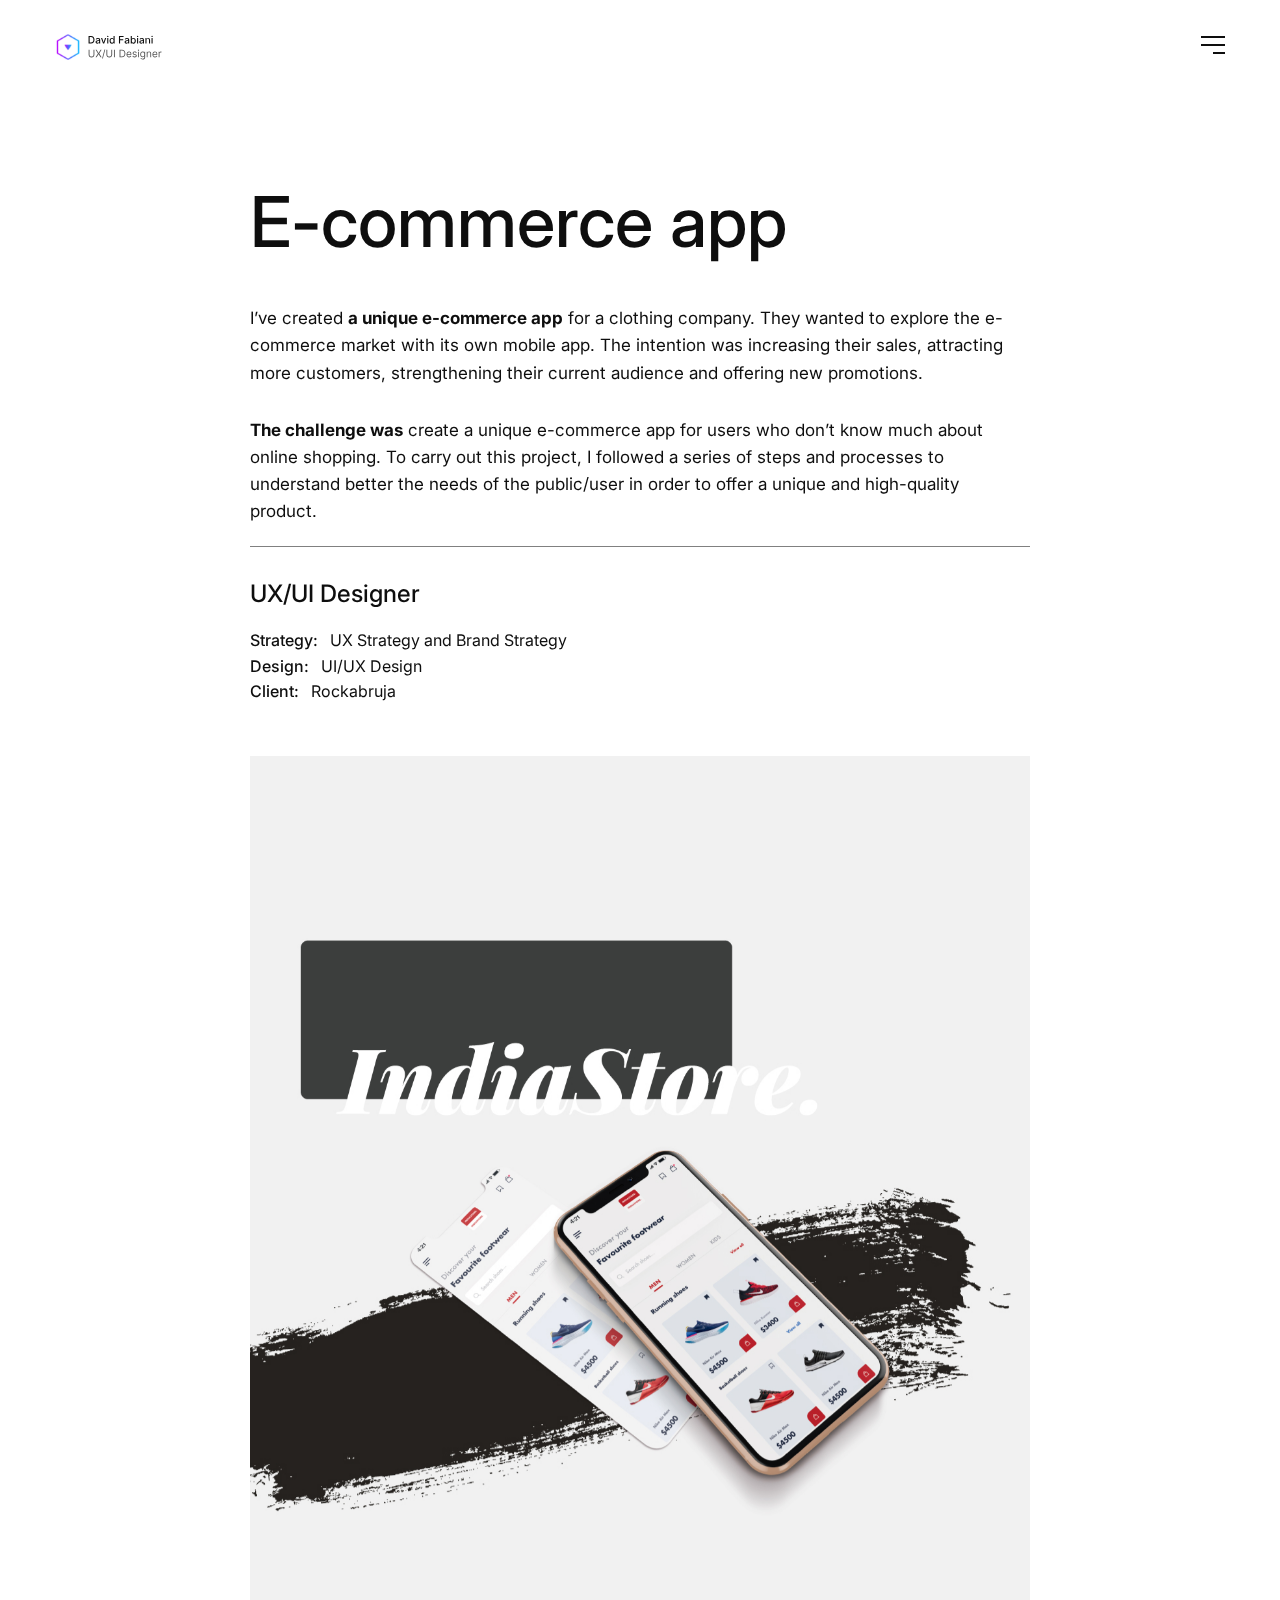
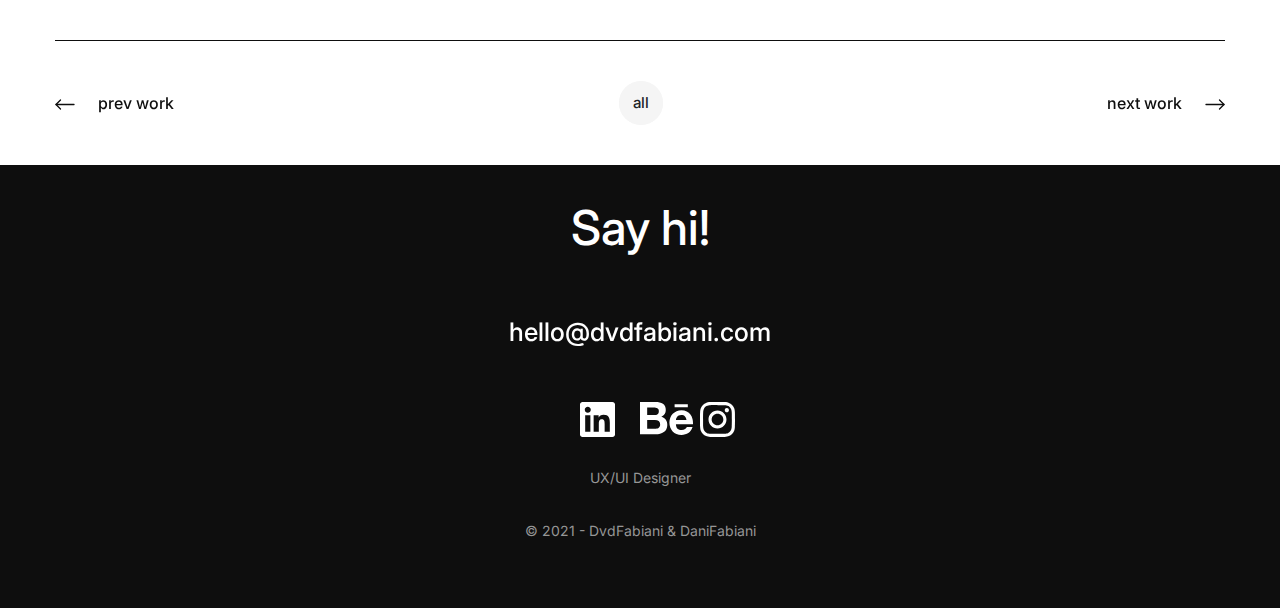
<file: dvd-web-e-commerce-app.html>
<!DOCTYPE html>
<html lang="en">
    <head>
        <meta charset="utf-8">
        <meta http-equiv="X-UA-Compatible" content="IE=edge">
        <title>David Fabiani - E-commerce app</title>
        <meta name="description" content="David Fabiani - a UX/UI Designer Portfolio from the caribbean">
        <meta name="author" content="David Fabiani - a UX/UI Designer Portfolio from the caribbean">
        <link rel="icon" type="image/png" href="assets/images/Dvd-Favicon.png">
        <meta name="viewport" content="width=device-width, initial-scale=1, shrink-to-fit=no">
        <!-- Google Fonts -->
        <link href="https://fonts.googleapis.com/css2?family=Inter:wght@400;500;700&display=swap" rel="stylesheet">
        <!-- START: Styles -->
        <!-- Swiper -->
        <link rel="stylesheet" href="assets/vendor/swiper/dist/css/swiper.min.css" />
        <!-- Fancybox -->
        <link rel="stylesheet" href="assets/vendor/fancybox/dist/jquery.fancybox.min.css" />
        <!-- Themebau -->
        <link rel="stylesheet" href="assets/css/themebau.min.css">
        <!-- Custom Styles -->
        <link rel="stylesheet" href="assets/css/custom.css">
        <!-- END: Styles -->
        <!-- jQuery -->
        <script src="assets/vendor/jquery/dist/jquery.min.js"></script>
    </head>
    <body>
        <header class="navbar navbar-top navbar-expand">
            <div class="container">
                <a class="navbar-brand" href="index.html">
                    <img width="107" src="assets/images/Logo-Nombre-Header.svg" alt="">
                </a>
                <a class="navbar-toggle" href="#navbar-mobile-style-2" data-fancybox data-base-class="fancybox-navbar" data-keyboard="false" data-auto-focus="false" data-touch="false" data-close-existing="true" data-small-btn="false" data-toolbar="false">
                    <span></span>
                    <span></span>
                    <span></span>
                </a>
        </header>
        <!-- hamburguer menu -->
        <div class="navbar navbar-mobile navbar-mobile-style-2" id="navbar-mobile-style-2">
            <div class="shape justify-content-end">           
                <svg data-rellax-speed="0" width="544" height="362" viewBox="0 0 544 362" fill="none" xmlns="http://www.w3.org/2000/svg">
                    <circle cx="320.5" cy="41.5" r="320.5" fill="#ececec" />
                </svg>
            </div>
            <div class="navbar-head">
                <div class="container">
                    <a class="navbar-brand" href="index.html">
                        <img width="107" src="assets/images/Dvd-Logo.png" alt="">
                    </a>
                    <a class="navbar-toggle" href="#" data-fancybox-close>
                        <span></span>
                        <span></span>
                        <span></span>
                    </a>
                </div>
            </div>
            <div class="container">
                <div class="row gh-1 justify-content-center">
                    <div class="col-12 col-md-7 col-lg-5 col-xl-4">
                        <div class="navbar-body">
                            <ul class="nav navbar-nav navbar-nav-collapse">
                                <li class="nav-item navbar-collapse">
                                    <a href="index.html" class="nav-link" role="button" aria-expanded="false" aria-controls="navbarCollapseContact">
                                        <span class="nav-link-name">home</span>
                                        <svg class="collapse-icon" width="7" height="12" viewBox="0 0 7 12" fill="none" xmlns="http://www.w3.org/2000/svg">
                                            <path d="M1 11L6 6L1 1" stroke="currentColor" stroke-width="1.5" stroke-linecap="round" stroke-linejoin="round"/>
                                        </svg>
                                    </a>
                                </li>
                                <li class="nav-item navbar-collapse active">
                                    <a href="dvd-web-work.html" class="nav-link" role="button" aria-expanded="false" aria-controls="navbarCollapseContact">
                                        <span class="nav-link-name">work</span>
                                        <svg class="collapse-icon" width="7" height="12" viewBox="0 0 7 12" fill="none" xmlns="http://www.w3.org/2000/svg">
                                            <path d="M1 11L6 6L1 1" stroke="currentColor" stroke-width="1.5" stroke-linecap="round" stroke-linejoin="round"/>
                                        </svg>
                                    </a>
                                </li>
                                <li class="nav-item navbar-collapse">
                                    <a href="dvd-web-about-me.html" class="nav-link" role="button" aria-expanded="false" aria-controls="navbarCollapseContact">
                                        <span class="nav-link-name">about</span>
                                        <svg class="collapse-icon" width="7" height="12" viewBox="0 0 7 12" fill="none" xmlns="http://www.w3.org/2000/svg">
                                            <path d="M1 11L6 6L1 1" stroke="currentColor" stroke-width="1.5" stroke-linecap="round" stroke-linejoin="round"/>
                                        </svg>
                                    </a>
                                <li class="nav-item navbar-collapse">
                                    <a href="dvd-web-contact.html" class="nav-link" role="button" aria-expanded="false" aria-controls="navbarCollapseContact">
                                        <span class="nav-link-name">contact</span>
                                        <svg class="collapse-icon" width="7" height="12" viewBox="0 0 7 12" fill="none" xmlns="http://www.w3.org/2000/svg">
                                            <path d="M1 11L6 6L1 1" stroke="currentColor" stroke-width="1.5" stroke-linecap="round" stroke-linejoin="round"/>
                                        </svg>
                                    </a>
                                </li>
                            </ul>
                        </div>
                    </div>
                    <div class="col-md-1 d-none d-md-block"></div>
                    <div class="col-12 col-md-4 col-lg-4 col-xl-3">
                        <div class="navbar-footer">
                            <div class="mb-60">
                                <p class="lead mb-17 font-weight-medium">Contact info:</p>
                                <ul class="list-group borderless font-size-17">
                                    <li class="list-group-item">Email: <a href="mailto:hello@dvdfabiani.com?subject=Test%20Address%20Email">hello@dvdfabiani.com</a></li>
                                    <!-- <li class="list-group-item">Phone: <a href="callto:+1 202-358-0309">+1 202-358-0309</a></li> -->
                                </ul>
                            </div>
                            <!-- <div class="mb-60">
                                <p class="lead mb-17 font-weight-medium">Address:</p>
                                <ul class="list-group borderless font-size-17">
                                    <li class="list-group-item">2260 Lady Bug Drive,</li>
                                    <li class="list-group-item">New York, NY 10011</li>
                                </ul>
                            </div> -->
                            <ul class="nav nav-gap-sm navbar-nav nav-social align-items-center mt-n10" >
                                <li class="nav-item" >
                                    <a href="https://www.linkedin.com/in/dvdfabiani/?locale=en_US" class="nav-link" target="_blank" >
                                        <svg width="25" viewBox="0 0 24 24" fill="none" xmlns="http://www.w3.org/2000/svg">
                                            <path d="M20.447 20.452h-3.554v-5.569c0-1.328-.027-3.037-1.852-3.037-1.853 0-2.136 1.445-2.136 2.939v5.667H9.351V9h3.414v1.561h.046c.477-.9 1.637-1.85 3.37-1.85 3.601 0 4.267 2.37 4.267 5.455v6.286zM5.337 7.433c-1.144 0-2.063-.926-2.063-2.065 0-1.138.92-2.063 2.063-2.063 1.14 0 2.064.925 2.064 2.063 0 1.139-.925 2.065-2.064 2.065zm1.782 13.019H3.555V9h3.564v11.452zM22.225 0H1.771C.792 0 0 .774 0 1.729v20.542C0 23.227.792 24 1.771 24h20.451C23.2 24 24 23.227 24 22.271V1.729C24 .774 23.2 0 22.222 0h.003z" fill="currentColor"/>
                                        </svg>
                                    </a>
                                </li>
                                <li class="nav-item">
                                    <a href="https://www.behance.net/dvdfabiani" class="nav-link" target="_blank" >
                                        <svg width="25" viewBox="0 0 24 24" fill="none" xmlns="http://www.w3.org/2000/svg">
                                            <path d="M0 4.4804V19.243h7.1554c.6613 0 1.3078-.0832 1.9297-.248.6288-.1654 1.1905-.4203 1.6792-.7661.485-.3431.8784-.788 1.1677-1.3369.2862-.542.4294-1.187.4294-1.9354 0-.9232-.219-1.7109-.6675-2.369-.446-.6542-1.1187-1.1139-2.0274-1.3746.6674-.3161 1.1658-.7227 1.506-1.2177.3371-.4967.5058-1.1174.5058-1.8607 0-.6873-.1127-1.2677-.3375-1.7318-.2306-.4709-.552-.8452-.9632-1.1266-.4176-.2808-.912-.4857-1.4912-.6085-.5827-.1261-1.22-.1872-1.9264-.1872zm15.6674.9903v1.4567h5.9844V5.4707zM3.2509 6.9947h3.0407c.2873 0 .5683.0204.8359.0731.2728.0466.508.134.716.2595.2096.1205.3754.293.501.5132.1208.2203.1806.5038.1806.8474 0 .6189-.1811 1.0702-.5551 1.3426-.3778.2775-.8543.4147-1.4304.4147H3.2509zm15.545 1.2564c-.819 0-1.5587.1462-2.2294.436-.6705.2904-1.2463.6875-1.7318 1.1915-.4846.5011-.8535 1.0986-1.12 1.7909-.2612.69-.3942 1.4366-.3942 2.236 0 .8268.1284 1.5891.3835 2.2786.258.6923.6198 1.2822 1.0856 1.781.478.4967 1.046.8784 1.726 1.1497.6806.269 1.4382.4048 2.2803.4048 1.208 0 2.2446-.2771 3.0949-.8326.8599-.5528 1.4902-1.471 1.9058-2.7574h-2.585c-.1.3307-.359.649-.784.9467-.4295.2988-.9417.4492-1.534.4492-.8233 0-1.4588-.2168-1.8985-.6462-.4412-.4294-.7267-1.2289-.7267-2.0742h7.713c.0552-.8291-.0122-1.6218-.2045-2.3797-.1938-.7601-.5033-1.4365-.9393-2.029-.4355-.5931-.9904-1.0667-1.667-1.4165-.6788-.3543-1.4703-.5288-2.3747-.5288zm-.0887 2.217c.7209 0 1.3126.2092 1.6612.5954.3503.389.6065.9432.6766 1.6915h-4.7766c.0136-.2085.058-.4444.1339-.7045.0749-.2668.2039-.5164.3933-.753.1905-.2326.4402-.431.744-.5896.3109-.1608.6986-.2397 1.1676-.2397zM3.251 12.664h3.5334c.6996 0 1.2682.1602 1.6948.4836.4259.328.6405.8685.6405 1.6292 0 .3885-.0632.7094-.1946.9566-.131.2495-.3106.4466-.528.5896-.2172.1491-.4753.2498-.7661.3137-.2862.0639-.5905.092-.9115.092H3.2509z" fill="currentColor"/>
                                        </svg>
                                    </a>
                                </li>
                                <li class="nav-item">
                                    <a href="https://www.instagram.com/dvdfabiani.design/" class="nav-link" target="_blank" >
                                        <svg width="25" viewBox="0 0 24 24" fill="none" xmlns="http://www.w3.org/2000/svg">
                                            <path d="M12 0C8.74 0 8.333.015 7.053.072 5.775.132 4.905.333 4.14.63c-.789.306-1.459.717-2.126 1.384S.935 3.35.63 4.14C.333 4.905.131 5.775.072 7.053.012 8.333 0 8.74 0 12s.015 3.667.072 4.947c.06 1.277.261 2.148.558 2.913.306.788.717 1.459 1.384 2.126.667.666 1.336 1.079 2.126 1.384.766.296 1.636.499 2.913.558C8.333 23.988 8.74 24 12 24s3.667-.015 4.947-.072c1.277-.06 2.148-.262 2.913-.558.788-.306 1.459-.718 2.126-1.384.666-.667 1.079-1.335 1.384-2.126.296-.765.499-1.636.558-2.913.06-1.28.072-1.687.072-4.947s-.015-3.667-.072-4.947c-.06-1.277-.262-2.149-.558-2.913-.306-.789-.718-1.459-1.384-2.126C21.319 1.347 20.651.935 19.86.63c-.765-.297-1.636-.499-2.913-.558C15.667.012 15.26 0 12 0zm0 2.16c3.203 0 3.585.016 4.85.071 1.17.055 1.805.249 2.227.415.562.217.96.477 1.382.896.419.42.679.819.896 1.381.164.422.36 1.057.413 2.227.057 1.266.07 1.646.07 4.85s-.015 3.585-.074 4.85c-.061 1.17-.256 1.805-.421 2.227-.224.562-.479.96-.899 1.382-.419.419-.824.679-1.38.896-.42.164-1.065.36-2.235.413-1.274.057-1.649.07-4.859.07-3.211 0-3.586-.015-4.859-.074-1.171-.061-1.816-.256-2.236-.421-.569-.224-.96-.479-1.379-.899-.421-.419-.69-.824-.9-1.38-.165-.42-.359-1.065-.42-2.235-.045-1.26-.061-1.649-.061-4.844 0-3.196.016-3.586.061-4.861.061-1.17.255-1.814.42-2.234.21-.57.479-.96.9-1.381.419-.419.81-.689 1.379-.898.42-.166 1.051-.361 2.221-.421 1.275-.045 1.65-.06 4.859-.06l.045.03zm0 3.678c-3.405 0-6.162 2.76-6.162 6.162 0 3.405 2.76 6.162 6.162 6.162 3.405 0 6.162-2.76 6.162-6.162 0-3.405-2.76-6.162-6.162-6.162zM12 16c-2.21 0-4-1.79-4-4s1.79-4 4-4 4 1.79 4 4-1.79 4-4 4zm7.846-10.405c0 .795-.646 1.44-1.44 1.44-.795 0-1.44-.646-1.44-1.44 0-.794.646-1.439 1.44-1.439.793-.001 1.44.645 1.44 1.439z" fill="currentColor"/>
                                        </svg>
                                    </a>
                                </li>
                            </ul>
                        </div>
                    </div>
                </div>
            </div>
        </div>
        <!-- main -->
        <div class="content-wrap">
            <div class="container">
                <div class="row justify-content-center text-left pt-60 pb-130 mt-30">
                    <div class="col-12 col-lg-8">
                        <h1 class="h1 mb-n10 show-on-scroll" data-show-duration="500" data-show-distance="50">E-commerce app</h1>
                        <br>
                        <br>
                            <div class="tab-pane" id="profile" role="tabpanel" aria-labelledby="profile-tab">
                                <p class="mb-30">I’ve created <strong>a unique e-commerce app</strong> for a clothing company. They wanted to explore the e-commerce market with its own mobile app. The intention was increasing their sales, attracting more customers, strengthening their current audience and offering new promotions.</p>
                            </div>        
                            <div class="tab-pane" id="profile" role="tabpanel" aria-labelledby="profile-tab">
                                <p class="mb-30"> <strong>The challenge was</strong> create a unique e-commerce app for users who don’t know much about online shopping.
                                To carry out this project, I followed a series of steps and processes to understand better the needs of the public/user in order to offer a unique and high-quality product.</p>    
                            </div>    
                    </div>
                    <class class="col-12 col-lg-8">
                        <hr class="mt-n10 mb-30">
                        <div class="col-auto">
                        <!-- <h2 class="font-weight-medium mr-8">Task:</h2> -->
                        <h4>UX/UI Designer</h4>
                        <span class="font-weight-medium mr-8">Strategy:</span>
                        <span>UX Strategy and Brand Strategy</span>
                        <br>
                        <span class="font-weight-medium mr-8">Design:</span>                                <span>UI/UX Design</span>
                        <br>
                        <span class="font-weight-medium mr-8">Client:</span>
                        <span>Rockabruja</span>
                        </div> 
                        <br>
                        <br>
                        <img class="w-100 mb-100 show-on-scroll" src="assets/images/IndiaStore/Portada01.jpg" alt="" data-show-duration="800">
                        <img class="w-100 mb-100 show-on-scroll" src="assets/images/IndiaStore/IndiaStore01.jpg" alt="" data-show-duration="800">
                        <img class="w-100 mb-100 show-on-scroll" src="assets/images/IndiaStore/IndiaStore02.jpg" alt="" data-show-duration="800">
                        <img class="w-100 mb-100 show-on-scroll" src="assets/images/IndiaStore/IndiaStore03.jpg" alt="" data-show-duration="800">
                        <img class="w-100 mb-100 show-on-scroll" src="assets/images/IndiaStore/IndiaStore04.jpg" alt="" data-show-duration="800">
                        <img class="w-100 mb-100 show-on-scroll" src="assets/images/IndiaStore/IndiaStore05.jpg" alt="" data-show-duration="800">
                        <img class="w-100 mb-100 show-on-scroll" src="assets/images/IndiaStore/IndiaStore06.jpg" alt="" data-show-duration="800">
                        <img class="w-100 mb-100 show-on-scroll" src="assets/images/IndiaStore/IndiaStore07.jpg" alt="" data-show-duration="800">
                        <img class="w-100 mb-100 show-on-scroll" src="assets/images/IndiaStore/IndiaStore08.jpg" alt="" data-show-duration="800">
                        <img class="w-100 mb-100 show-on-scroll" src="assets/images/IndiaStore/IndiaStore09.jpg" alt="" data-show-duration="800">
                        <img class="w-100 mb-100 show-on-scroll" src="assets/images/IndiaStore/IndiaStore10.jpg" alt="" data-show-duration="800">
                        <img class="w-100 mb-100 show-on-scroll" src="assets/images/IndiaStore/IndiaStore11.jpg" alt="" data-show-duration="800">
                </div>
                <div class="page-navigation mt-160">
                    <a href="dvd-web-transcoin-app-bank.html" class="btn btn-clean"><svg class="icon-arrow icon-arrow-left" width='26' height='11' viewBox='0 0 26 11' fill='none' xmlns='http://www.w3.org/2000/svg'>
                            <path d='M5.5 1L1 5.5L5.5 10' stroke='currentColor' stroke-width='1.3' stroke-linecap='round' stroke-linejoin='round' />
                            <path d='M19 5.5H1' stroke='currentColor' stroke-width='1.3' stroke-linecap='round' stroke-linejoin='round' /></svg>prev<span class="d-none d-sm-inline"> work</span></a>
                    <a href="dvd-web-work.html" class="btn btn-light btn-circle btn-xs">all</a>
                    <a href="dvd-web-netflix-redesign.html" class="btn btn-clean">next<span class="d-none d-sm-inline"> work</span><svg class="icon-arrow icon-arrow-right" width='26' height='11' viewBox='0 0 26 11' fill='none' xmlns='http://www.w3.org/2000/svg'>
                            <path d='M20.5 1L25 5.5L20.5 10' stroke='currentColor' stroke-width='1.3' stroke-linecap='round' stroke-linejoin='round' />
                            <path d='M7 5.5H25' stroke='currentColor' stroke-width='1.3' stroke-linecap='round' stroke-linejoin='round' /></svg></a>
                </div>
            </div>
        </class=>
       <!-- footer -->
       <footer class="footer bg-dark text-white shape-parent overflow-hidden text-center pt-160 pb-60">   
        <div class="shape align-items-end justify-content-center">
            <!-- <svg data-rellax-speed="2" width="641" height="371" viewBox="0 0 641 371" fill="none" xmlns="http://www.w3.org/2000/svg">
                <circle cx="320" cy="320" r="320" fill=" #202020" />
            </svg> -->
        </div>
        <div class="container pt-4"> 
            <p class="nav-link h2 mb-8 mb-md-30 d-none d-md-flex text-white justify-content-center">Say hi!</p> 
            <ul class="nav align-items-center flex-column text-white mb-100">
                <br>
                <li class="nav-item">
                     
                     <!-- <a href="mailto:hello@themebau.com?subject=Test%20Address%20Email" class="nav-link h4 mb-8 mb-md-30 d-md-none">hello@themebau.com</a> -->
                </li>
                <li class="nav-item">
                    <a href="mailto:hello@dvdfabiani.com" class="nav-link h4 mt-8 mt-md-0">hello@dvdfabiani.com</a>
                    <!-- <a href="callto:+1 202-358-0309" class="nav-link h4 mt-8 mt-md-0" >+1 202-358-0309</a>  -->
                </li>
            </ul>
            <br>
            <ul class="nav nav-social nav-gap-sm align-items-center justify-content-center mb-30 text-white">
                <li class="nav-item">
                    <a href="https://www.linkedin.com/in/dvdfabiani/?locale=en_US" class="nav-link" target="_blank" >
                        <img src="./assets/images/linkedinW.svg" alt="">
                    </a>
                </li>
                <li class="nav-item">
                    <a href="https://www.behance.net/dvdfabiani" class="nav-link" target="_blank" >
                        <img src="./assets/images/behanceW.svg" alt="">
                    </a>
                </li>
                <li class="nav-item">
                    <a href="https://www.instagram.com/dvdfabiani.design/" class="nav-link" target="_blank" >
                        <img src="./assets/images/instagramW.svg" alt="">
                    </a>
                </li>
            </ul>
            <div class="footer-copyright mb-5 align-items-center">UX/UI Designer</div>
            <br>
            <div class="footer-copyright mb-5 align-items-center">© 2021 - DvdFabiani & DaniFabiani</div>
        </div>
    </footer>
        <!-- START: Scripts -->
        <!-- Object Fit Polyfill -->
        <script src="assets/vendor/object-fit-images/dist/ofi.min.js"></script>
        <!-- Popper -->
        <script src="assets/vendor/popper.js/dist/umd/popper.min.js"></script>
        <!-- Bootstrap -->
        <script src="assets/vendor/bootstrap/dist/js/bootstrap.min.js"></script>
        <!-- Bootstrap Validator -->
        <script src="assets/vendor/bootstrap-validator/dist/validator.min.js"></script>
        <!-- ImagesLoaded -->
        <script src="assets/vendor/imagesloaded/imagesloaded.pkgd.min.js"></script>
        <!-- Swiper -->
        <script src="assets/vendor/swiper/dist/js/swiper.min.js"></script>
        <!-- Animejs -->
        <script src="assets/vendor/animejs/lib/anime.min.js"></script>
        <!-- Rellax -->
        <script src="assets/vendor/rellax/rellax.min.js"></script>
        <!-- Countdown -->
        <script src="assets/vendor/jquery-countdown/dist/jquery.countdown.min.js"></script>
        <!-- Moment.js -->
        <script src="assets/vendor/moment/min/moment.min.js"></script>
        <script src="assets/vendor/moment-timezone/builds/moment-timezone-with-data.min.js"></script>
        <!-- Isotope -->
        <script src="assets/vendor/isotope-layout/dist/isotope.pkgd.min.js"></script>
        <script src="assets/vendor/isotope-packery/packery-mode.pkgd.min.js"></script>
        <!-- Jarallax -->
        <script src="assets/vendor/jarallax/dist/jarallax.min.js"></script>
        <script src="assets/vendor/jarallax/dist/jarallax-video.min.js"></script>
        <!-- Fancybox -->
        <script src="assets/vendor/fancybox/dist/jquery.fancybox.min.js"></script>
        <!-- Themebau -->
        <script src="assets/js/themebau.min.js"></script>
        <!-- END: Scripts -->
    </body>
</html>
</file>
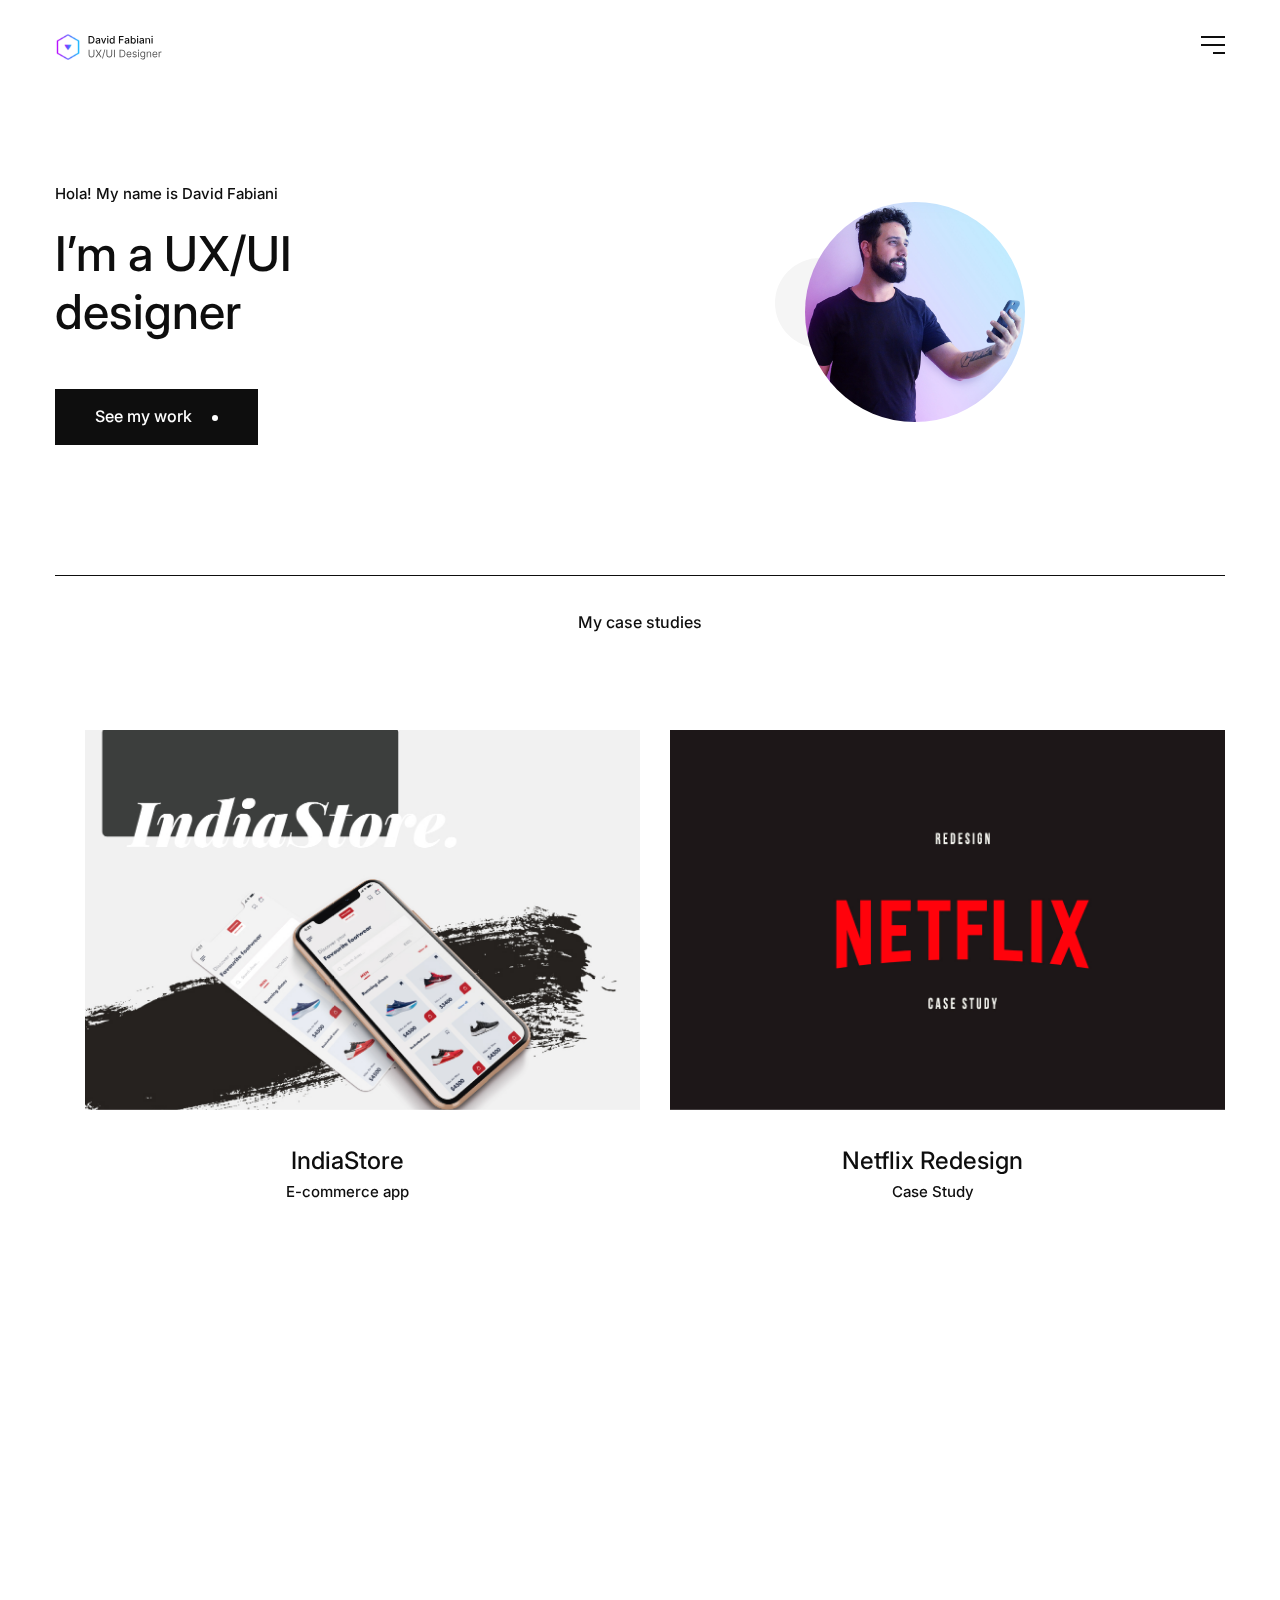
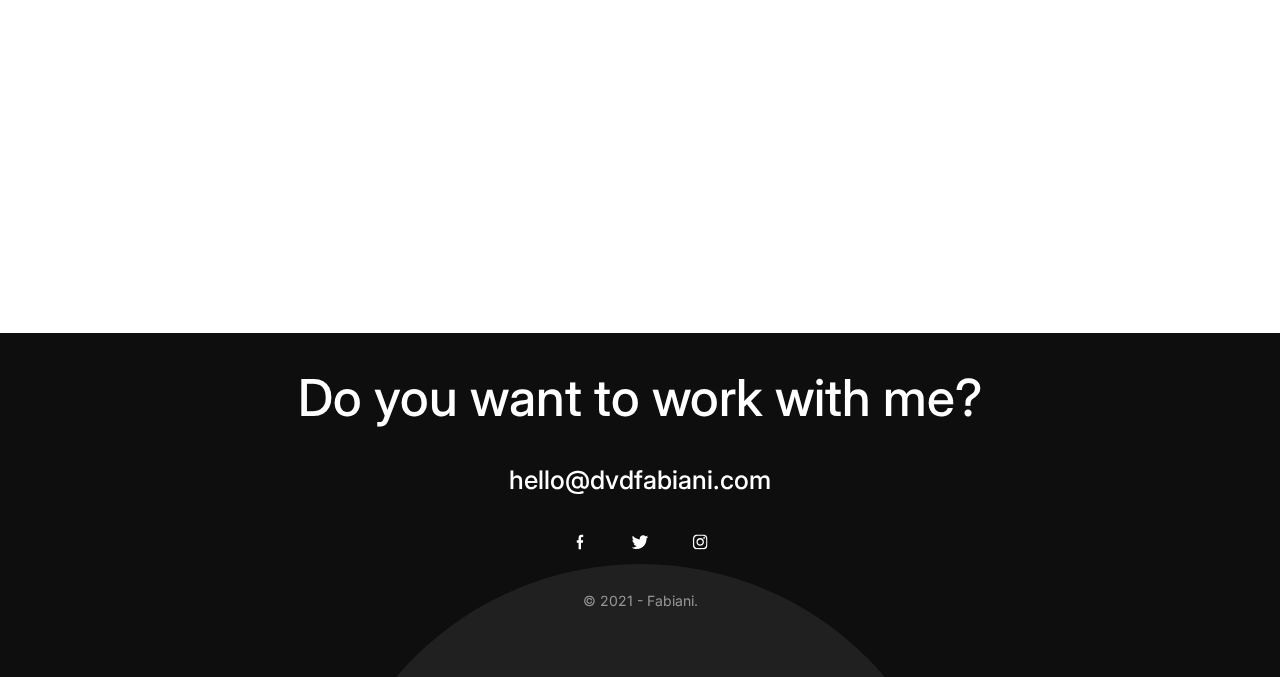
<file: dvd-web-index.html>
<!DOCTYPE html>
<html lang="en">
    <head>
        <meta charset="utf-8">
        <meta http-equiv="X-UA-Compatible" content="IE=edge">
        <title>David Fabiani - UX/UI designer</title>
        <meta name="description" content="David Fabiani - a UX/UI Designer Portfolio from the caribbean">
        <meta name="author" content="David Fabiani - a UX/UI Designer Portfolio from the caribbean">
        <link rel="icon" type="image/png" href="assets/images/Dvd-Favicon.png">
        <meta name="viewport" content="width=device-width, initial-scale=1, shrink-to-fit=no">
        <!-- Google Fonts -->
        <link href="https://fonts.googleapis.com/css2?family=Inter:wght@400;500;700&display=swap" rel="stylesheet">
        <!-- START: Styles -->
        <!-- Swiper -->
        <!-- <link rel="stylesheet" href="assets/vendor/swiper/dist/css/swiper.min.css" /> -->
        <!-- Fancybox -->
        <link rel="stylesheet" href="assets/vendor/fancybox/dist/jquery.fancybox.min.css" />
        <!-- Themebau -->
        <link rel="stylesheet" href="assets/css/themebau.min.css">
        <!-- Custom Styles -->
        <link rel="stylesheet" href="assets/css/custom.css">
        <!-- END: Styles -->
        <!-- jQuery -->
        <script src="assets/vendor/jquery/dist/jquery.min.js"></script>
    </head>
    <body>
        <header class="navbar navbar-top navbar-expand">
            <div class="container">
                <a class="navbar-brand" href="dvd-web-index.html">
                    <img width="107" src="assets/images/Logo-Nombre-Header.svg" alt="">
                </a>
                <a class="navbar-toggle" href="#navbar-mobile-style-2" data-fancybox data-base-class="fancybox-navbar" data-keyboard="false" data-auto-focus="false" data-touch="false" data-close-existing="true" data-small-btn="false" data-toolbar="false">
                <span></span>
                <span></span>
                <span></span>
                </a>
            </div>
        </header>
        <!-- hamburguer menu -->
        <div class="navbar navbar-mobile navbar-mobile-style-2" id="navbar-mobile-style-2">
            <div class="shape justify-content-end">           
                <svg data-rellax-speed="0" width="544" height="362" viewBox="0 0 544 362" fill="none" xmlns="http://www.w3.org/2000/svg">
                    <circle cx="320.5" cy="41.5" r="320.5" fill="#ececec" />
                </svg>
            </div>
            <div class="navbar-head">
                <div class="container">
                    <a class="navbar-brand" href="dvd-web-index.html">
                        <img width="107" src="assets/images/Dvd-Logo.png" alt="">
                    </a>
                    <a class="navbar-toggle" href="#" data-fancybox-close>
                        <span></span>
                        <span></span>
                        <span></span>
                    </a>
                </div>
            </div>
            <div class="container">
                <div class="row gh-1 justify-content-center">
                    <div class="col-12 col-md-7 col-lg-5 col-xl-4">
                        <div class="navbar-body">
                            <ul class="nav navbar-nav navbar-nav-collapse">
                                <li class="nav-item navbar-collapse">
                                    <a href="dvd-web-index.html" class="nav-link" role="button" aria-expanded="false" aria-controls="navbarCollapseContact">
                                        <span class="nav-link-name">home</span>
                                        <svg class="collapse-icon" width="7" height="12" viewBox="0 0 7 12" fill="none" xmlns="http://www.w3.org/2000/svg">
                                            <path d="M1 11L6 6L1 1" stroke="currentColor" stroke-width="1.5" stroke-linecap="round" stroke-linejoin="round"/>
                                        </svg>
                                    </a>
                                </li>
                                <li class="nav-item navbar-collapse">
                                    <a href="dvd-web-work.html" class="nav-link" role="button" aria-expanded="false" aria-controls="navbarCollapseContact">
                                        <span class="nav-link-name">work</span>
                                        <svg class="collapse-icon" width="7" height="12" viewBox="0 0 7 12" fill="none" xmlns="http://www.w3.org/2000/svg">
                                            <path d="M1 11L6 6L1 1" stroke="currentColor" stroke-width="1.5" stroke-linecap="round" stroke-linejoin="round"/>
                                        </svg>
                                    </a>
                                </li>
                                <li class="nav-item navbar-collapse active">
                                    <a href="dvd-web-about-me.html" class="nav-link" role="button" aria-expanded="false" aria-controls="navbarCollapseContact">
                                        <span class="nav-link-name">about</span>
                                        <svg class="collapse-icon" width="7" height="12" viewBox="0 0 7 12" fill="none" xmlns="http://www.w3.org/2000/svg">
                                            <path d="M1 11L6 6L1 1" stroke="currentColor" stroke-width="1.5" stroke-linecap="round" stroke-linejoin="round"/>
                                        </svg>
                                    </a>
                                <li class="nav-item navbar-collapse">
                                    <a href="dvd-web-contact.html" class="nav-link" role="button" aria-expanded="false" aria-controls="navbarCollapseContact">
                                        <span class="nav-link-name">contact</span>
                                        <svg class="collapse-icon" width="7" height="12" viewBox="0 0 7 12" fill="none" xmlns="http://www.w3.org/2000/svg">
                                            <path d="M1 11L6 6L1 1" stroke="currentColor" stroke-width="1.5" stroke-linecap="round" stroke-linejoin="round"/>
                                        </svg>
                                    </a>
                                </li>
                            </ul>
                        </div>
                    </div>
                    <div class="col-md-1 d-none d-md-block"></div>
                    <div class="col-12 col-md-4 col-lg-4 col-xl-3">
                        <div class="navbar-footer">
                            <div class="mb-60">
                                <p class="lead mb-17 font-weight-medium">Contact info:</p>
                                <ul class="list-group borderless font-size-17">
                                    <li class="list-group-item">Email: <a href="mailto:hello@dvdfabiani.com?subject=Test%20Address%20Email">hello@dvdfabiani.com</a></li>
                                    <!-- <li class="list-group-item">Phone: <a href="callto:+1 202-358-0309">+1 202-358-0309</a></li> -->
                                </ul>
                            </div>
                            <!-- <div class="mb-60">
                                <p class="lead mb-17 font-weight-medium">Address:</p>
                                <ul class="list-group borderless font-size-17">
                                    <li class="list-group-item">2260 Lady Bug Drive,</li>
                                    <li class="list-group-item">New York, NY 10011</li>
                                </ul>
                            </div> -->
                            <ul class="nav nav-gap-sm navbar-nav nav-social align-items-center mt-n10">
                                <li class="nav-item">
                                    <a href="https://www.linkedin.com/in/dvdfabiani/?locale=en_US" class="nav-link" target="_blank" >
                                        <img src="./assets/images/linkedin.svg" alt="">
                                    </a>
                                </li>
                                <li class="nav-item">
                                    <a href="https://www.behance.net/dvdfabiani" class="nav-link" target="_blank" >
                                        <img src="./assets/images/behance.svg" alt="">
                                    </a>
                                </li>
                                <li class="nav-item">
                                    <a href="https://www.instagram.com/dvdfabiani.design/" class="nav-link" target="_blank" >
                                        <img src="./assets/images/instagram.svg" alt="">
                                    </a>
                                    </a>
                                </li>
                            </ul>
                        </div>
                    </div>
                </div>
            </div>
        </div>
        <!-- main -->
        <div class="content-wrap">
            <div class="container">
                <div class="pt-60 pb-130 mt-30">
                    <div class="row gh-1 gv-5 align-items-center justify-content-center text-center text-lg-left">
                        <div class="col-auto order-1 order-lg-3 show-on-scroll" data-show-delay="200" data-show-duration="600">
                            <div class="shape-parent lines-style-2">
                                <!-- <div class="line text-dark"></div> -->
                                <div class="shape mt-n30 ml-n30 mr-100 mr-lg-0 d-block">
                                    <svg data-rellax-speed="-1" width="90" height="90" viewBox="0 0 90 90" fill="none" xmlns="http://www.w3.org/2000/svg">
                                        <circle cx="45" cy="45" r="45" fill="#F5F5F5" />
                                    </svg>
                                </div>
                                <img class="position-relative rounded-circle" width="220" src="assets/images/avatar/avatar_perfil_dvd.jpg" alt="">
                            </div>
                        </div>
                        <div class="d-none d-lg-block col order-lg-2"></div>
                        <div class="col-12 col-lg-6 order-3 order-lg-1">
                            <p class="subtitle show-on-scroll" data-show-duration="600" data-show-delay="250">Hola! My name is David Fabiani</p>
                            <h1 class="h2 show-on-scroll" data-show-duration="500" data-show-distance="15">I’m a UX/UI <br>designer<br></h1>
                            <a href="dvd-web-contact.html" class="btn btn-dark btn-with-ball mt-5 show-on-scroll" data-show-duration="400" data-show-delay="100" data-show-distance="15">See my work</a>
                        </div>
                        <div class="col-12 col-lg-2 text-center text-lg-right order-2 order-lg-4 mt-n60 mt-lg-0">
                            <ul class="nav nav-gap-sm d-inline-flex align-items-center flex-lg-column">
                                <li class="nav-item show-on-scroll" data-show-duration="300" data-show-distance="10" data-show-delay="200">
                                    <!-- redes sociales debajo del menu haburgesa -->
                                    <!-- <a href="https://facebook.com/runwebrun" class="nav-link"></a>
                                        <svg width="7" height="15" viewBox="0 0 10 22" fill="none" xmlns="http://www.w3.org/2000/svg">
                                            <path d="M8.17421 3.65234H9.99996V0.154687C9.68557 0.107422 8.60224 0 7.34088 0C4.70831 0 2.90529 1.82188 2.90529 5.16914V8.25H0V12.1602H2.90529V22H6.46588V12.1602H9.25375L9.69693 8.25H6.46588V5.55586C6.46588 4.42578 6.7424 3.65234 8.17421 3.65234Z" fill="currentColor" />
                                        </svg>
                                    </a>
                                </li>
                                <li class="nav-item show-on-scroll" data-show-duration="300" data-show-distance="10" data-show-delay="300">
                                    <a href="https://twitter.com/runwebrun" class="nav-link">
                                        <svg width="17" height="15" viewBox="0 0 25 21" fill="none" xmlns="http://www.w3.org/2000/svg">
                                            <path d="M22.0706 5.51356C22.086 5.73504 22.086 5.95656 22.086 6.17804C22.086 12.9334 17.0783 20.7172 7.92575 20.7172C5.10601 20.7172 2.48661 19.8787 0.283203 18.4232C0.683835 18.4707 1.069 18.4865 1.48505 18.4865C3.81167 18.4865 5.95347 17.6797 7.6638 16.3033C5.47581 16.2558 3.64221 14.7845 3.01046 12.7594C3.31865 12.8069 3.6268 12.8385 3.9504 12.8385C4.39723 12.8385 4.84411 12.7752 5.2601 12.6645C2.97968 12.1898 1.2693 10.1332 1.2693 7.64935V7.58609C1.93183 7.96579 2.70231 8.20309 3.5189 8.2347C2.17837 7.31709 1.30013 5.75086 1.30013 3.97894C1.30013 3.02972 1.54661 2.15959 1.97807 1.40019C4.42801 4.50103 8.11063 6.52604 12.24 6.74756C12.163 6.36787 12.1168 5.97239 12.1168 5.57687C12.1168 2.76076 14.3356 0.466797 17.0937 0.466797C18.5266 0.466797 19.8209 1.0838 20.73 2.0805C21.8548 1.85902 22.9334 1.43184 23.8887 0.846495C23.5189 2.03307 22.7331 3.02977 21.7008 3.66255C22.7023 3.55186 23.673 3.26702 24.5667 2.87155C23.8888 3.88403 23.0413 4.78577 22.0706 5.51356Z" fill="currentColor" />
                                        </svg>
                                    </a>
                                </li>
                                <li class="nav-item show-on-scroll" data-show-duration="300" data-show-distance="10" data-show-delay="400">
                                    <a href="https://instagram.com/runwebrun" class="nav-link">
                                        <svg width="15" height="15" viewBox="0 0 22 22" fill="none" xmlns="http://www.w3.org/2000/svg">
                                            <path d="M11.2827 5.3166C8.24087 5.3166 5.78732 7.8148 5.78732 10.912C5.78732 14.0092 8.24087 16.5074 11.2827 16.5074C14.3245 16.5074 16.7781 14.0092 16.7781 10.912C16.7781 7.8148 14.3245 5.3166 11.2827 5.3166ZM11.2827 14.5497C9.31698 14.5497 7.70998 12.9183 7.70998 10.912C7.70998 8.90563 9.3122 7.27425 11.2827 7.27425C13.2532 7.27425 14.8554 8.90563 14.8554 10.912C14.8554 12.9183 13.2484 14.5497 11.2827 14.5497ZM18.2846 5.08772C18.2846 5.81331 17.7107 6.39282 17.0029 6.39282C16.2902 6.39282 15.7211 5.80844 15.7211 5.08772C15.7211 4.36699 16.295 3.78261 17.0029 3.78261C17.7107 3.78261 18.2846 4.36699 18.2846 5.08772ZM21.9243 6.4123C21.843 4.66404 21.4508 3.11545 20.1929 1.83956C18.9399 0.563678 17.419 0.164355 15.7019 0.0766992C13.9323 -0.0255664 8.62827 -0.0255664 6.85865 0.0766992C5.14643 0.159486 3.62552 0.558809 2.36766 1.83469C1.10979 3.11058 0.722392 4.65917 0.636302 6.40743C0.535865 8.20925 0.535865 13.6098 0.636302 15.4117C0.717609 17.1599 1.10979 18.7085 2.36766 19.9844C3.62552 21.2603 5.14165 21.6596 6.85865 21.7473C8.62827 21.8495 13.9323 21.8495 15.7019 21.7473C17.419 21.6645 18.9399 21.2652 20.1929 19.9844C21.446 18.7085 21.8382 17.1599 21.9243 15.4117C22.0247 13.6098 22.0247 8.21412 21.9243 6.4123ZM19.6381 17.345C19.2651 18.2995 18.5429 19.0348 17.6007 19.4195C16.1898 19.9893 12.8419 19.8578 11.2827 19.8578C9.72352 19.8578 6.37081 19.9844 4.96469 19.4195C4.02727 19.0397 3.30507 18.3043 2.92724 17.345C2.36766 15.9084 2.49679 12.4995 2.49679 10.912C2.49679 9.32443 2.37244 5.91071 2.92724 4.47899C3.30029 3.52451 4.02248 2.78917 4.96469 2.40446C6.37559 1.83469 9.72352 1.96618 11.2827 1.96618C12.8419 1.96618 16.1946 1.83956 17.6007 2.40446C18.5381 2.7843 19.2603 3.51964 19.6381 4.47899C20.1977 5.91558 20.0686 9.32443 20.0686 10.912C20.0686 12.4995 20.1977 15.9133 19.6381 17.345Z" fill="currentColor" />
                                        </svg>
                                    </a> -->
                                </li>
                            </ul>
                        </div>
                    </div>
                </div>
                <div class="pb-160 isotope text-center">
                    <ul class="nav justify-content-center isotope-options mb-60 pb-30">
                        <!-- <li class="nav-item active show-on-scroll" data-show-delay="50" data-show-duration="400" data-show-distance="10">
                            <a href="#" data-filter="all" class="nav-link"><span class="nav-link-name">all projects</span></a>
                        </li>
                        <li class="nav-item show-on-scroll" data-show-delay="100" data-show-duration="400" data-show-distance="10">
                            <a href="#" data-filter="branding" class="nav-link"><span class="nav-link-name">branding</span></a>
                        </li> -->
                        <li class="nav-item show-on-scroll" data-show-delay="150" data-show-duration="400" data-show-distance="10">
                            <a href="#" data-filter="design" class="nav-link"><span class="nav-link-name">My case studies</span></a>
                        </li>
                        <!-- <li class="nav-item show-on-scroll" data-show-delay="200" data-show-duration="400" data-show-distance="10">
                            <a href="#" data-filter="photography" class="nav-link"><span class="nav-link-name">photography</span></a>
                        </li>
                        <li class="nav-item show-on-scroll" data-show-delay="250" data-show-duration="400" data-show-distance="10">
                            <a href="#" data-filter="marketing" class="nav-link"><span class="nav-link-name">marketing</span></a>
                        </li> -->
                    </ul>
                    <div class="row gv-5 isotope-grid mb-n7">
                        <div class="col-12 col-md-6 isotope-item" data-filters="branding">
                            <span class="d-block show-on-scroll" data-show-delay="50" data-show-duration="600">
                                <a class="card card-portfolio card-default card-image-md card-hover-zoom" href="portfolio-single-style-1.html">
                                    <span class="card-img" data-cursor-style="cursor-circle" data-cursor-text="view">
                                        <img src="assets/images/portfolio/Portada-indiastore.jpg" alt="" class="separacion">
                                    </span>
                                    <span class="card-body">
                                        <span class="card-title h4">IndiaStore</span>
                                        <span class="card-category subtitle">E-commerce app</span>
                                    </span>
                                </a>
                            </span>
                        </div>

                        <div class="col-12 col-md-6 isotope-item" data-filters="design">
                            <span class="d-block show-on-scroll" data-show-delay="150" data-show-duration="600">
                                <a class="card card-portfolio card-default card-image-md card-hover-zoom" href="portfolio-single-style-5.html">
                                    <span class="card-img" data-cursor-style="cursor-circle" data-cursor-text="view">
                                        <img src="assets/images/portfolio/Netflix-Redesign-Portada.jpg" alt="" class="separacion">
                                    </span>
                                    <span class="card-body">
                                        <span class="card-title h4">Netflix Redesign</span>
                                        <span class="card-category subtitle">Case Study</span>
                                    </span>
                                </a>
                            </span>
                        </div>
                        <div class="col-12 col-md-6 isotope-item" data-filters="photography">
                            <span class="d-block show-on-scroll" data-show-delay="50" data-show-duration="600">
                                <a class="card card-portfolio card-default card-image-md card-hover-zoom" href="portfolio-single-style-2.html">
                                    <span class="card-img" data-cursor-style="cursor-circle" data-cursor-text="view">
                                        <img src="assets/images/portfolio/Portada-trans-coin.jpg" alt="" class="separacion">
                                    </span>
                                    <span class="card-body">
                                        <span class="card-title h4">Transcoin</span>
                                        <span class="card-category subtitle">Bank app</span>
                                    </span>
                                </a>
                            </span>
                        </div>
                        <!-- <div class="col-12 col-md-6 isotope-item" data-filters="marketing">
                            <span class="d-block show-on-scroll" data-show-delay="150" data-show-duration="600">
                                <a class="card card-portfolio card-default card-image-md card-hover-zoom" href="portfolio-single-style-5.html">
                                    <span class="card-img" data-cursor-style="cursor-circle" data-cursor-text="view">
                                        <img src="assets/images/portfolio/creative-branding-1200-865.jpg" alt="" class="separacion">
                                    </span>
                                    <span class="card-body">
                                        <span class="card-title h4">Creative Branding</span>
                                        <span class="card-category subtitle">branding</span>
                                    </span>
                                </a>
                            </span>
                        </div>
                        <div class="col-12 col-md-6 isotope-item" data-filters="branding">
                            <span class="d-block show-on-scroll" data-show-delay="50" data-show-duration="600">
                                <a class="card card-portfolio card-default card-image-md card-hover-zoom" href="portfolio-single-style-6.html">
                                    <span class="card-img" data-cursor-style="cursor-circle" data-cursor-text="view">
                                        <img src="assets/images/portfolio/mobile-app-1200-865.jpg" alt="" class="separacion">
                                    </span>
                                    <span class="card-body">
                                        <span class="card-title h4">Mobile App</span>
                                        <span class="card-category subtitle">design</span>
                                    </span>
                                </a>
                            </span>
                        </div>
                        <div class="col-12 col-md-6 isotope-item" data-filters="design">
                            <span class="d-block show-on-scroll" data-show-delay="150" data-show-duration="600">
                                <a class="card card-portfolio card-default card-image-md card-hover-zoom" href="portfolio-single-style-3.html">
                                    <span class="card-img" data-cursor-style="cursor-circle" data-cursor-text="view">
                                        <img src="assets/images/portfolio/package-design-1200-856.jpg" alt="" class="separacion">
                                    </span>
                                    <span class="card-body">
                                        <span class="card-title h4">Package Design</span>
                                        <span class="card-category subtitle">branding</span>
                                    </span>
                                </a>
                            </span>
                        </div>
                    </div> -->
                    <!-- <a href="portfolio-col-2-style-3.html" class="btn btn-circle btn-light btn-lg mt-100">more</a> -->
                </div>
            </div>
        </div>
        <!-- footer<--------- -->
        <footer class="footer bg-dark text-white shape-parent overflow-hidden text-center pt-160 pb-60">    
            <div class="shape align-items-end justify-content-center">
                <svg data-rellax-speed="2" width="641" height="371" viewBox="0 0 641 371" fill="none" xmlns="http://www.w3.org/2000/svg">
                    <circle cx="320.5" cy="320.5" r="320.5" fill=" #202020" />
                </svg>
            </div>
            <div class="container pt-4"> 
                <ul class="nav align-items-center flex-column text-white mb-100">
                    <li class="nav-item">
                         <p class="nav-link h2 mb-8 mb-md-30 d-none d-md-flex">Do you want to work with me?</p>
                         <!-- <a href="mailto:hello@themebau.com?subject=Test%20Address%20Email" class="nav-link h4 mb-8 mb-md-30 d-md-none">hello@themebau.com</a> -->
                    </li>
                    <li class="nav-item">
                        <a href="mailto:hello@themebau.com?subject=Test%20Address%20Email" class="nav-link h4 mt-8 mt-md-0">hello@dvdfabiani.com</a>
                        <!-- <a href="callto:+1 202-358-0309" class="nav-link h4 mt-8 mt-md-0" >+1 202-358-0309</a>  -->
                    </li>
                </ul>
                <ul class="nav nav-social nav-gap-sm align-items-center justify-content-center mb-30 text-white">
                    <li class="nav-item">
                        <a href="https://facebook.com/runwebrun" class="nav-link">
                            <svg width="7" height="15" viewBox="0 0 10 22" fill="none" xmlns="http://www.w3.org/2000/svg">
                                <path d="M8.17421 3.65234H9.99996V0.154687C9.68557 0.107422 8.60224 0 7.34088 0C4.70831 0 2.90529 1.82188 2.90529 5.16914V8.25H0V12.1602H2.90529V22H6.46588V12.1602H9.25375L9.69693 8.25H6.46588V5.55586C6.46588 4.42578 6.7424 3.65234 8.17421 3.65234Z" fill="currentColor" />
                            </svg>
                        </a>
                    </li>
                    <li class="nav-item">
                        <a href="https://twitter.com/runwebrun" class="nav-link">
                            <svg width="17" height="15" viewBox="0 0 25 21" fill="none" xmlns="http://www.w3.org/2000/svg">
                                <path d="M22.0706 5.51356C22.086 5.73504 22.086 5.95656 22.086 6.17804C22.086 12.9334 17.0783 20.7172 7.92575 20.7172C5.10601 20.7172 2.48661 19.8787 0.283203 18.4232C0.683835 18.4707 1.069 18.4865 1.48505 18.4865C3.81167 18.4865 5.95347 17.6797 7.6638 16.3033C5.47581 16.2558 3.64221 14.7845 3.01046 12.7594C3.31865 12.8069 3.6268 12.8385 3.9504 12.8385C4.39723 12.8385 4.84411 12.7752 5.2601 12.6645C2.97968 12.1898 1.2693 10.1332 1.2693 7.64935V7.58609C1.93183 7.96579 2.70231 8.20309 3.5189 8.2347C2.17837 7.31709 1.30013 5.75086 1.30013 3.97894C1.30013 3.02972 1.54661 2.15959 1.97807 1.40019C4.42801 4.50103 8.11063 6.52604 12.24 6.74756C12.163 6.36787 12.1168 5.97239 12.1168 5.57687C12.1168 2.76076 14.3356 0.466797 17.0937 0.466797C18.5266 0.466797 19.8209 1.0838 20.73 2.0805C21.8548 1.85902 22.9334 1.43184 23.8887 0.846495C23.5189 2.03307 22.7331 3.02977 21.7008 3.66255C22.7023 3.55186 23.673 3.26702 24.5667 2.87155C23.8888 3.88403 23.0413 4.78577 22.0706 5.51356Z" fill="currentColor" />
                            </svg>
                        </a>
                    </li>
                    <li class="nav-item">
                        <a href="https://instagram.com/runwebrun" class="nav-link">
                            <svg width="15" height="15" viewBox="0 0 22 22" fill="none" xmlns="http://www.w3.org/2000/svg">
                                <path d="M11.2827 5.3166C8.24087 5.3166 5.78732 7.8148 5.78732 10.912C5.78732 14.0092 8.24087 16.5074 11.2827 16.5074C14.3245 16.5074 16.7781 14.0092 16.7781 10.912C16.7781 7.8148 14.3245 5.3166 11.2827 5.3166ZM11.2827 14.5497C9.31698 14.5497 7.70998 12.9183 7.70998 10.912C7.70998 8.90563 9.3122 7.27425 11.2827 7.27425C13.2532 7.27425 14.8554 8.90563 14.8554 10.912C14.8554 12.9183 13.2484 14.5497 11.2827 14.5497ZM18.2846 5.08772C18.2846 5.81331 17.7107 6.39282 17.0029 6.39282C16.2902 6.39282 15.7211 5.80844 15.7211 5.08772C15.7211 4.36699 16.295 3.78261 17.0029 3.78261C17.7107 3.78261 18.2846 4.36699 18.2846 5.08772ZM21.9243 6.4123C21.843 4.66404 21.4508 3.11545 20.1929 1.83956C18.9399 0.563678 17.419 0.164355 15.7019 0.0766992C13.9323 -0.0255664 8.62827 -0.0255664 6.85865 0.0766992C5.14643 0.159486 3.62552 0.558809 2.36766 1.83469C1.10979 3.11058 0.722392 4.65917 0.636302 6.40743C0.535865 8.20925 0.535865 13.6098 0.636302 15.4117C0.717609 17.1599 1.10979 18.7085 2.36766 19.9844C3.62552 21.2603 5.14165 21.6596 6.85865 21.7473C8.62827 21.8495 13.9323 21.8495 15.7019 21.7473C17.419 21.6645 18.9399 21.2652 20.1929 19.9844C21.446 18.7085 21.8382 17.1599 21.9243 15.4117C22.0247 13.6098 22.0247 8.21412 21.9243 6.4123ZM19.6381 17.345C19.2651 18.2995 18.5429 19.0348 17.6007 19.4195C16.1898 19.9893 12.8419 19.8578 11.2827 19.8578C9.72352 19.8578 6.37081 19.9844 4.96469 19.4195C4.02727 19.0397 3.30507 18.3043 2.92724 17.345C2.36766 15.9084 2.49679 12.4995 2.49679 10.912C2.49679 9.32443 2.37244 5.91071 2.92724 4.47899C3.30029 3.52451 4.02248 2.78917 4.96469 2.40446C6.37559 1.83469 9.72352 1.96618 11.2827 1.96618C12.8419 1.96618 16.1946 1.83956 17.6007 2.40446C18.5381 2.7843 19.2603 3.51964 19.6381 4.47899C20.1977 5.91558 20.0686 9.32443 20.0686 10.912C20.0686 12.4995 20.1977 15.9133 19.6381 17.345Z" fill="currentColor" />
                            </svg>
                        </a>
                    </li>
                </ul>
                <div class="footer-copyright mb-5">© 2021 - Fabiani.</div>
            </div>
        </footer>
        <!-- START: Scripts -->
        <!-- Object Fit Polyfill -->
        <script src="assets/vendor/object-fit-images/dist/ofi.min.js"></script>
        <!-- Popper -->
        <script src="assets/vendor/popper.js/dist/umd/popper.min.js"></script>
        <!-- Bootstrap -->
        <script src="assets/vendor/bootstrap/dist/js/bootstrap.min.js"></script>
        <!-- Bootstrap Validator -->
        <script src="assets/vendor/bootstrap-validator/dist/validator.min.js"></script>
        <!-- ImagesLoaded -->
        <script src="assets/vendor/imagesloaded/imagesloaded.pkgd.min.js"></script>
        <!-- Swiper -->
        <script src="assets/vendor/swiper/dist/js/swiper.min.js"></script>
        <!-- Animejs -->
        <script src="assets/vendor/animejs/lib/anime.min.js"></script>
        <!-- Rellax -->
        <script src="assets/vendor/rellax/rellax.min.js"></script>
        <!-- Countdown -->
        <script src="assets/vendor/jquery-countdown/dist/jquery.countdown.min.js"></script>
        <!-- Moment.js -->
        <script src="assets/vendor/moment/min/moment.min.js"></script>
        <script src="assets/vendor/moment-timezone/builds/moment-timezone-with-data.min.js"></script>
        <!-- Isotope -->
        <script src="assets/vendor/isotope-layout/dist/isotope.pkgd.min.js"></script>
        <script src="assets/vendor/isotope-packery/packery-mode.pkgd.min.js"></script>
        <!-- Jarallax -->
        <script src="assets/vendor/jarallax/dist/jarallax.min.js"></script>
        <script src="assets/vendor/jarallax/dist/jarallax-video.min.js"></script>
        <!-- Fancybox -->
        <script src="assets/vendor/fancybox/dist/jquery.fancybox.min.js"></script>
        <!-- Themebau -->
        <script src="assets/js/themebau.min.js"></script>
        <!-- END: Scripts -->
    </body>
</html>
</file>
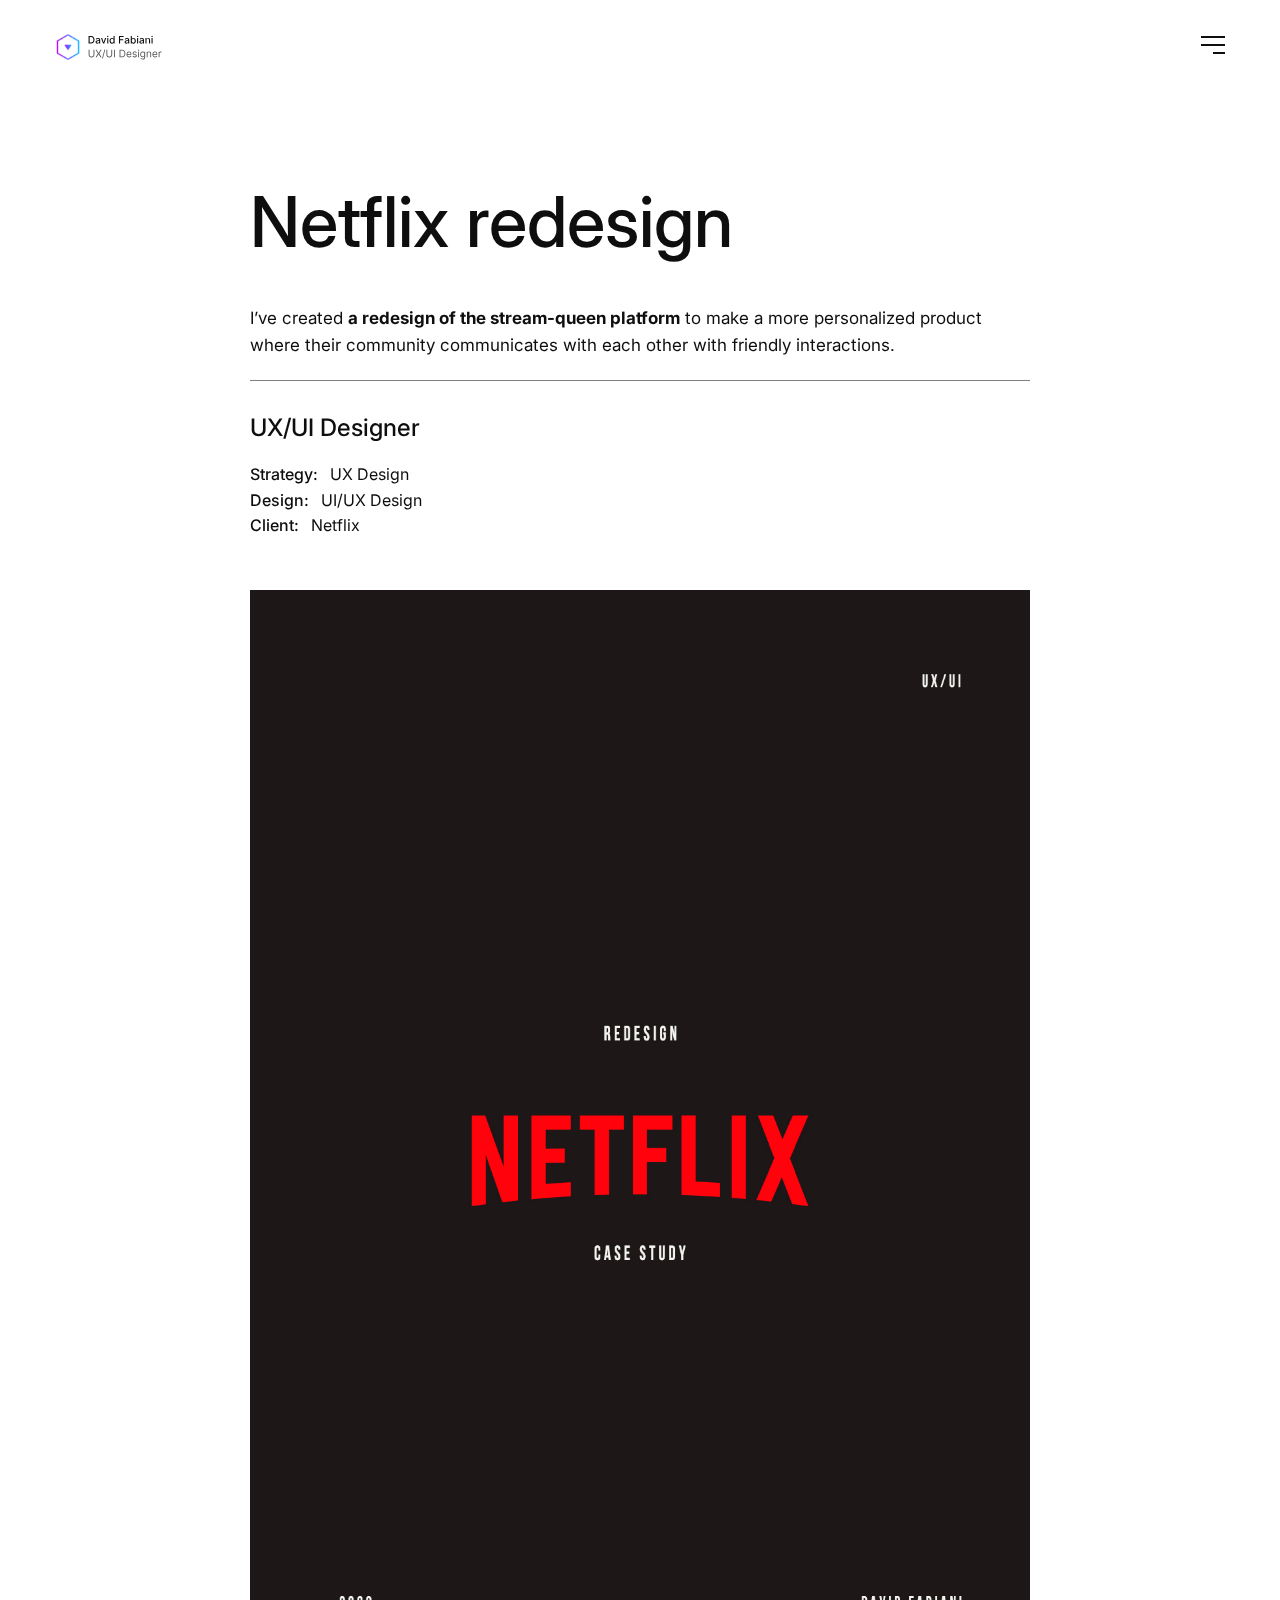
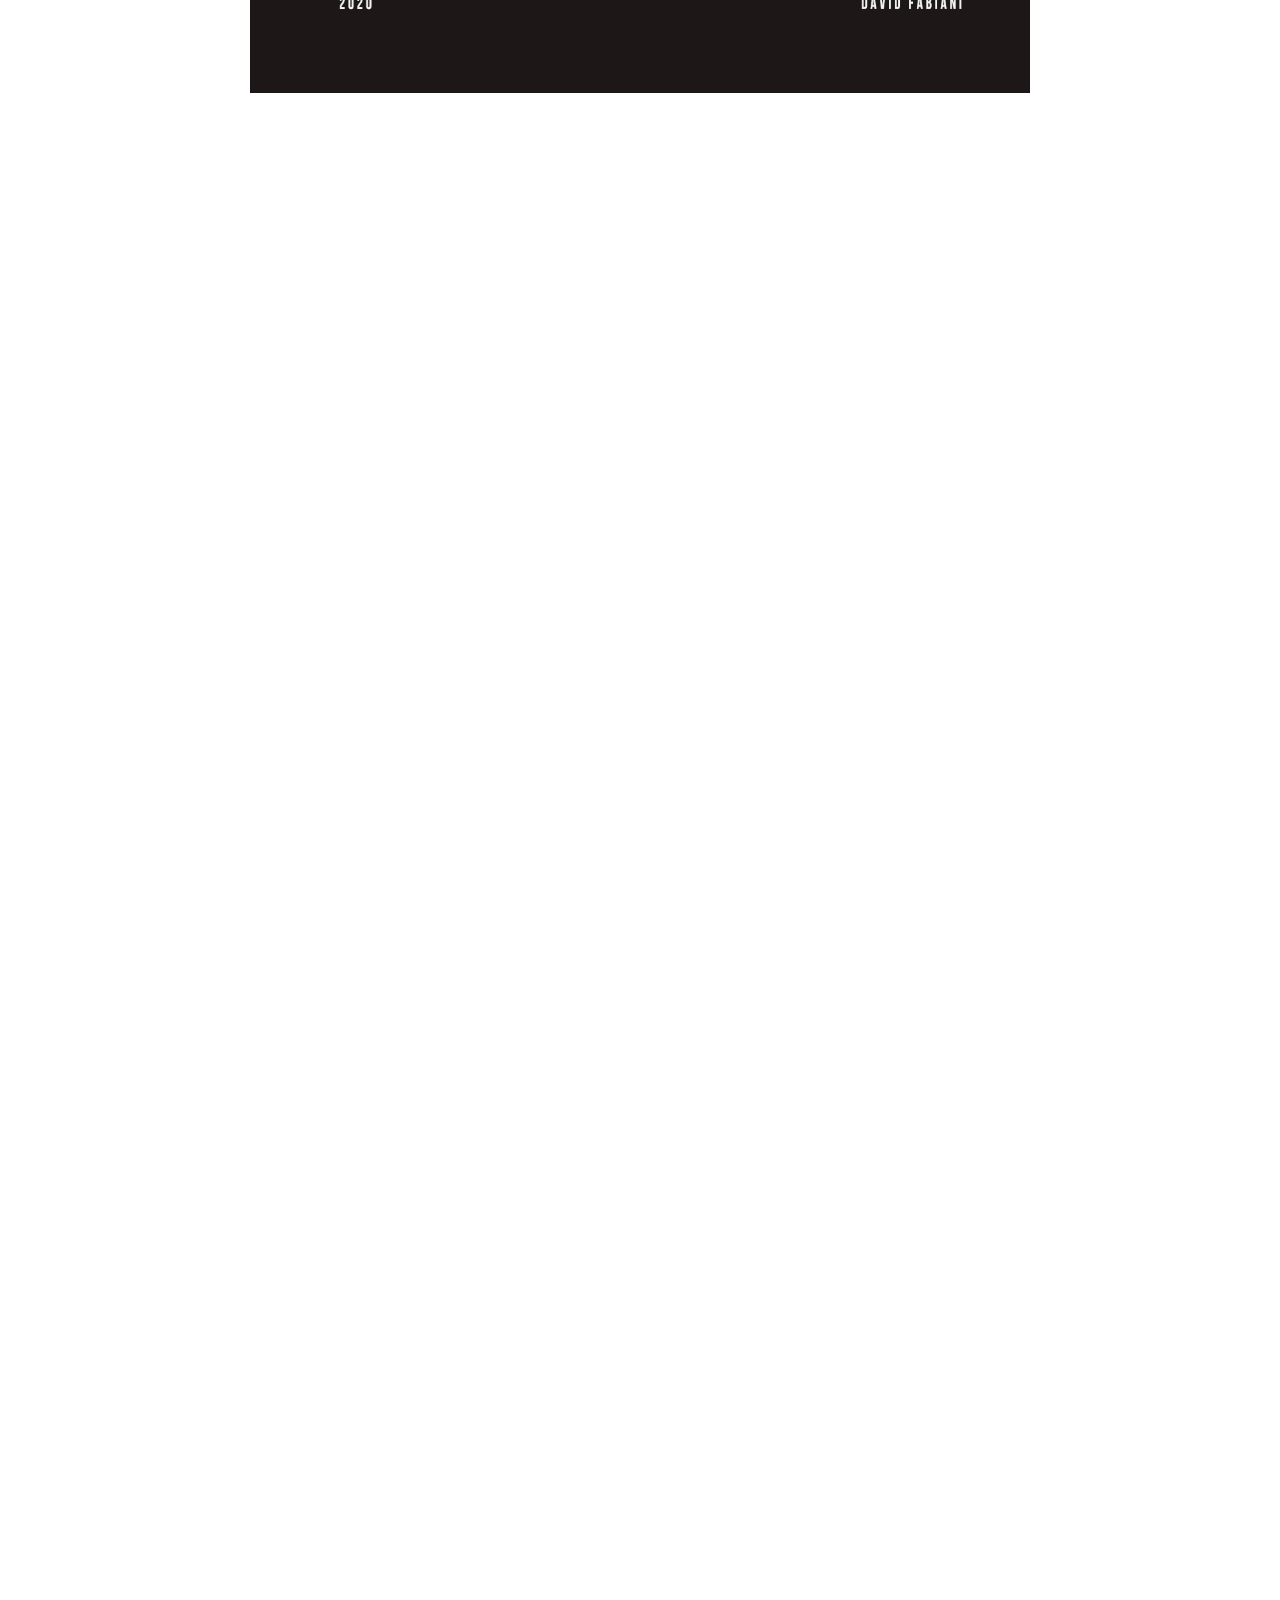
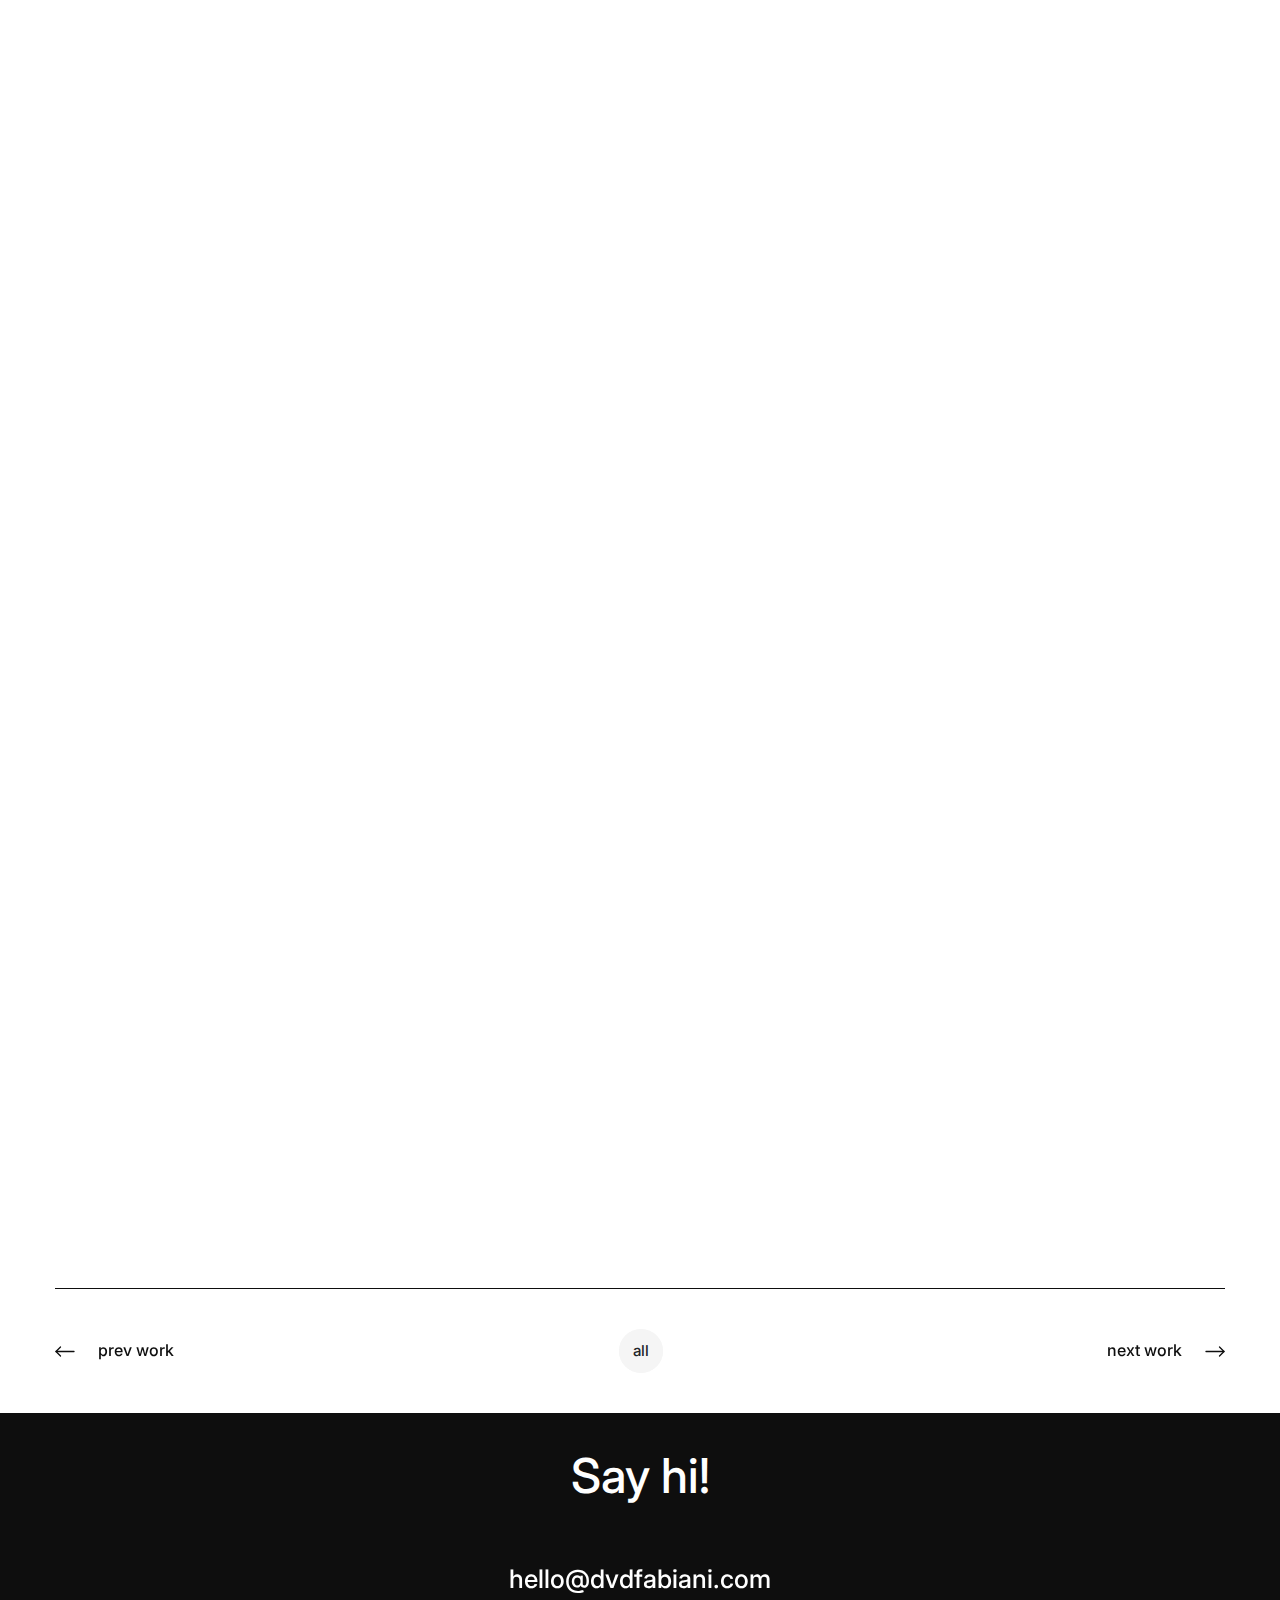
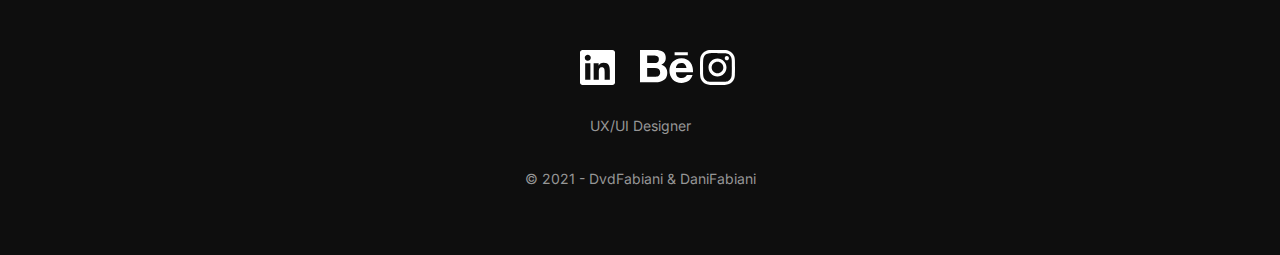
<file: dvd-web-netflix-redesign.html>
<!DOCTYPE html>
<html lang="en">
    <head>
        <meta charset="utf-8">
        <meta http-equiv="X-UA-Compatible" content="IE=edge">
        <title>David Fabiani - Netflix Redesign</title>
        <meta name="description" content="David Fabiani - a UX/UI Designer Portfolio from the caribbean">
        <meta name="author" content="David Fabiani - a UX/UI Designer Portfolio from the caribbean">
        <link rel="icon" type="image/png" href="assets/images/Dvd-Favicon.png">
        <meta name="viewport" content="width=device-width, initial-scale=1, shrink-to-fit=no">
        <!-- Google Fonts -->
        <link href="https://fonts.googleapis.com/css2?family=Inter:wght@400;500;700&display=swap" rel="stylesheet">
        <!-- START: Styles -->
        <!-- Swiper -->
        <link rel="stylesheet" href="assets/vendor/swiper/dist/css/swiper.min.css" />
        <!-- Fancybox -->
        <link rel="stylesheet" href="assets/vendor/fancybox/dist/jquery.fancybox.min.css" />
        <!-- Themebau -->
        <link rel="stylesheet" href="assets/css/themebau.min.css">
        <!-- Custom Styles -->
        <link rel="stylesheet" href="assets/css/custom.css">
        <!-- END: Styles -->
        <!-- jQuery -->
        <script src="assets/vendor/jquery/dist/jquery.min.js"></script>
    </head>
    <body>
        <header class="navbar navbar-top navbar-expand">
            <div class="container">
                <a class="navbar-brand" href="index.html">
                    <img width="107" src="assets/images/Logo-Nombre-Header.svg" alt="">
                </a>
                <a class="navbar-toggle" href="#navbar-mobile-style-2" data-fancybox data-base-class="fancybox-navbar" data-keyboard="false" data-auto-focus="false" data-touch="false" data-close-existing="true" data-small-btn="false" data-toolbar="false">
                    <span></span>
                    <span></span>
                    <span></span>
                </a>
        </header>
        <!-- hamburguer menu -->
        <div class="navbar navbar-mobile navbar-mobile-style-2" id="navbar-mobile-style-2">
            <div class="shape justify-content-end">           
                <svg data-rellax-speed="0" width="544" height="362" viewBox="0 0 544 362" fill="none" xmlns="http://www.w3.org/2000/svg">
                    <circle cx="320.5" cy="41.5" r="320.5" fill="#ececec" />
                </svg>
            </div>
            <div class="navbar-head">
                <div class="container">
                    <a class="navbar-brand" href="index.html">
                        <img width="107" src="assets/images/Dvd-Logo.png" alt="">
                    </a>
                    <a class="navbar-toggle" href="#" data-fancybox-close>
                        <span></span>
                        <span></span>
                        <span></span>
                    </a>
                </div>
            </div>
            <div class="container">
                <div class="row gh-1 justify-content-center">
                    <div class="col-12 col-md-7 col-lg-5 col-xl-4">
                        <div class="navbar-body">
                            <ul class="nav navbar-nav navbar-nav-collapse">
                                <li class="nav-item navbar-collapse">
                                    <a href="index.html" class="nav-link" role="button" aria-expanded="false" aria-controls="navbarCollapseContact">
                                        <span class="nav-link-name">home</span>
                                        <svg class="collapse-icon" width="7" height="12" viewBox="0 0 7 12" fill="none" xmlns="http://www.w3.org/2000/svg">
                                            <path d="M1 11L6 6L1 1" stroke="currentColor" stroke-width="1.5" stroke-linecap="round" stroke-linejoin="round"/>
                                        </svg>
                                    </a>
                                </li>
                                <li class="nav-item navbar-collapse active">
                                    <a href="dvd-web-work.html" class="nav-link" role="button" aria-expanded="false" aria-controls="navbarCollapseContact">
                                        <span class="nav-link-name">work</span>
                                        <svg class="collapse-icon" width="7" height="12" viewBox="0 0 7 12" fill="none" xmlns="http://www.w3.org/2000/svg">
                                            <path d="M1 11L6 6L1 1" stroke="currentColor" stroke-width="1.5" stroke-linecap="round" stroke-linejoin="round"/>
                                        </svg>
                                    </a>
                                </li>
                                <li class="nav-item navbar-collapse">
                                    <a href="dvd-web-about-me.html" class="nav-link" role="button" aria-expanded="false" aria-controls="navbarCollapseContact">
                                        <span class="nav-link-name">about</span>
                                        <svg class="collapse-icon" width="7" height="12" viewBox="0 0 7 12" fill="none" xmlns="http://www.w3.org/2000/svg">
                                            <path d="M1 11L6 6L1 1" stroke="currentColor" stroke-width="1.5" stroke-linecap="round" stroke-linejoin="round"/>
                                        </svg>
                                    </a>
                                <li class="nav-item navbar-collapse">
                                    <a href="dvd-web-contact.html" class="nav-link" role="button" aria-expanded="false" aria-controls="navbarCollapseContact">
                                        <span class="nav-link-name">contact</span>
                                        <svg class="collapse-icon" width="7" height="12" viewBox="0 0 7 12" fill="none" xmlns="http://www.w3.org/2000/svg">
                                            <path d="M1 11L6 6L1 1" stroke="currentColor" stroke-width="1.5" stroke-linecap="round" stroke-linejoin="round"/>
                                        </svg>
                                    </a>
                                </li>
                            </ul>
                        </div>
                    </div>
                    <div class="col-md-1 d-none d-md-block"></div>
                    <div class="col-12 col-md-4 col-lg-4 col-xl-3">
                        <div class="navbar-footer">
                            <div class="mb-60">
                                <p class="lead mb-17 font-weight-medium">Contact info:</p>
                                <ul class="list-group borderless font-size-17">
                                    <li class="list-group-item">Email: <a href="mailto:hello@dvdfabiani.com?subject=Test%20Address%20Email">hello@dvdfabiani.com</a></li>
                                    <!-- <li class="list-group-item">Phone: <a href="callto:+1 202-358-0309">+1 202-358-0309</a></li> -->
                                </ul>
                            </div>
                            <!-- <div class="mb-60">
                                <p class="lead mb-17 font-weight-medium">Address:</p>
                                <ul class="list-group borderless font-size-17">
                                    <li class="list-group-item">2260 Lady Bug Drive,</li>
                                    <li class="list-group-item">New York, NY 10011</li>
                                </ul>
                            </div> -->
                            <ul class="nav nav-gap-sm navbar-nav nav-social align-items-center mt-n10" >
                                <li class="nav-item" >
                                    <a href="https://www.linkedin.com/in/dvdfabiani/?locale=en_US" class="nav-link" target="_blank" >
                                        <svg width="25" viewBox="0 0 24 24" fill="none" xmlns="http://www.w3.org/2000/svg">
                                            <path d="M20.447 20.452h-3.554v-5.569c0-1.328-.027-3.037-1.852-3.037-1.853 0-2.136 1.445-2.136 2.939v5.667H9.351V9h3.414v1.561h.046c.477-.9 1.637-1.85 3.37-1.85 3.601 0 4.267 2.37 4.267 5.455v6.286zM5.337 7.433c-1.144 0-2.063-.926-2.063-2.065 0-1.138.92-2.063 2.063-2.063 1.14 0 2.064.925 2.064 2.063 0 1.139-.925 2.065-2.064 2.065zm1.782 13.019H3.555V9h3.564v11.452zM22.225 0H1.771C.792 0 0 .774 0 1.729v20.542C0 23.227.792 24 1.771 24h20.451C23.2 24 24 23.227 24 22.271V1.729C24 .774 23.2 0 22.222 0h.003z" fill="currentColor"/>
                                        </svg>
                                    </a>
                                </li>
                                <li class="nav-item">
                                    <a href="https://www.behance.net/dvdfabiani" class="nav-link" target="_blank" >
                                        <svg width="25" viewBox="0 0 24 24" fill="none" xmlns="http://www.w3.org/2000/svg">
                                            <path d="M0 4.4804V19.243h7.1554c.6613 0 1.3078-.0832 1.9297-.248.6288-.1654 1.1905-.4203 1.6792-.7661.485-.3431.8784-.788 1.1677-1.3369.2862-.542.4294-1.187.4294-1.9354 0-.9232-.219-1.7109-.6675-2.369-.446-.6542-1.1187-1.1139-2.0274-1.3746.6674-.3161 1.1658-.7227 1.506-1.2177.3371-.4967.5058-1.1174.5058-1.8607 0-.6873-.1127-1.2677-.3375-1.7318-.2306-.4709-.552-.8452-.9632-1.1266-.4176-.2808-.912-.4857-1.4912-.6085-.5827-.1261-1.22-.1872-1.9264-.1872zm15.6674.9903v1.4567h5.9844V5.4707zM3.2509 6.9947h3.0407c.2873 0 .5683.0204.8359.0731.2728.0466.508.134.716.2595.2096.1205.3754.293.501.5132.1208.2203.1806.5038.1806.8474 0 .6189-.1811 1.0702-.5551 1.3426-.3778.2775-.8543.4147-1.4304.4147H3.2509zm15.545 1.2564c-.819 0-1.5587.1462-2.2294.436-.6705.2904-1.2463.6875-1.7318 1.1915-.4846.5011-.8535 1.0986-1.12 1.7909-.2612.69-.3942 1.4366-.3942 2.236 0 .8268.1284 1.5891.3835 2.2786.258.6923.6198 1.2822 1.0856 1.781.478.4967 1.046.8784 1.726 1.1497.6806.269 1.4382.4048 2.2803.4048 1.208 0 2.2446-.2771 3.0949-.8326.8599-.5528 1.4902-1.471 1.9058-2.7574h-2.585c-.1.3307-.359.649-.784.9467-.4295.2988-.9417.4492-1.534.4492-.8233 0-1.4588-.2168-1.8985-.6462-.4412-.4294-.7267-1.2289-.7267-2.0742h7.713c.0552-.8291-.0122-1.6218-.2045-2.3797-.1938-.7601-.5033-1.4365-.9393-2.029-.4355-.5931-.9904-1.0667-1.667-1.4165-.6788-.3543-1.4703-.5288-2.3747-.5288zm-.0887 2.217c.7209 0 1.3126.2092 1.6612.5954.3503.389.6065.9432.6766 1.6915h-4.7766c.0136-.2085.058-.4444.1339-.7045.0749-.2668.2039-.5164.3933-.753.1905-.2326.4402-.431.744-.5896.3109-.1608.6986-.2397 1.1676-.2397zM3.251 12.664h3.5334c.6996 0 1.2682.1602 1.6948.4836.4259.328.6405.8685.6405 1.6292 0 .3885-.0632.7094-.1946.9566-.131.2495-.3106.4466-.528.5896-.2172.1491-.4753.2498-.7661.3137-.2862.0639-.5905.092-.9115.092H3.2509z" fill="currentColor"/>
                                        </svg>
                                    </a>
                                </li>
                                <li class="nav-item">
                                    <a href="https://www.instagram.com/dvdfabiani.design/" class="nav-link" target="_blank" >
                                        <svg width="25" viewBox="0 0 24 24" fill="none" xmlns="http://www.w3.org/2000/svg">
                                            <path d="M12 0C8.74 0 8.333.015 7.053.072 5.775.132 4.905.333 4.14.63c-.789.306-1.459.717-2.126 1.384S.935 3.35.63 4.14C.333 4.905.131 5.775.072 7.053.012 8.333 0 8.74 0 12s.015 3.667.072 4.947c.06 1.277.261 2.148.558 2.913.306.788.717 1.459 1.384 2.126.667.666 1.336 1.079 2.126 1.384.766.296 1.636.499 2.913.558C8.333 23.988 8.74 24 12 24s3.667-.015 4.947-.072c1.277-.06 2.148-.262 2.913-.558.788-.306 1.459-.718 2.126-1.384.666-.667 1.079-1.335 1.384-2.126.296-.765.499-1.636.558-2.913.06-1.28.072-1.687.072-4.947s-.015-3.667-.072-4.947c-.06-1.277-.262-2.149-.558-2.913-.306-.789-.718-1.459-1.384-2.126C21.319 1.347 20.651.935 19.86.63c-.765-.297-1.636-.499-2.913-.558C15.667.012 15.26 0 12 0zm0 2.16c3.203 0 3.585.016 4.85.071 1.17.055 1.805.249 2.227.415.562.217.96.477 1.382.896.419.42.679.819.896 1.381.164.422.36 1.057.413 2.227.057 1.266.07 1.646.07 4.85s-.015 3.585-.074 4.85c-.061 1.17-.256 1.805-.421 2.227-.224.562-.479.96-.899 1.382-.419.419-.824.679-1.38.896-.42.164-1.065.36-2.235.413-1.274.057-1.649.07-4.859.07-3.211 0-3.586-.015-4.859-.074-1.171-.061-1.816-.256-2.236-.421-.569-.224-.96-.479-1.379-.899-.421-.419-.69-.824-.9-1.38-.165-.42-.359-1.065-.42-2.235-.045-1.26-.061-1.649-.061-4.844 0-3.196.016-3.586.061-4.861.061-1.17.255-1.814.42-2.234.21-.57.479-.96.9-1.381.419-.419.81-.689 1.379-.898.42-.166 1.051-.361 2.221-.421 1.275-.045 1.65-.06 4.859-.06l.045.03zm0 3.678c-3.405 0-6.162 2.76-6.162 6.162 0 3.405 2.76 6.162 6.162 6.162 3.405 0 6.162-2.76 6.162-6.162 0-3.405-2.76-6.162-6.162-6.162zM12 16c-2.21 0-4-1.79-4-4s1.79-4 4-4 4 1.79 4 4-1.79 4-4 4zm7.846-10.405c0 .795-.646 1.44-1.44 1.44-.795 0-1.44-.646-1.44-1.44 0-.794.646-1.439 1.44-1.439.793-.001 1.44.645 1.44 1.439z" fill="currentColor"/>
                                        </svg>
                                    </a>
                                </li>
                            </ul>
                        </div>
                    </div>
                </div>
            </div>
        </div>
        <!-- main -->
        <div class="content-wrap">
            <div class="container">
                <div class="row justify-content-center text-left pt-60 pb-130 mt-30">
                    <div class="col-12 col-lg-8">
                        <h1 class="h1 mb-n10 show-on-scroll" data-show-duration="500" data-show-distance="50">Netflix redesign</h1>
                        <br>
                        <br>
                            <div class="tab-pane" id="profile" role="tabpanel" aria-labelledby="profile-tab">
                                <p class="mb-30">I’ve created <strong>a redesign of the stream-queen platform</strong> to make a more personalized product where their community communicates with each other with friendly interactions.</p>
                            </div>         
                    </div>
                    <class class="col-12 col-lg-8">
                        <hr class="mt-n10 mb-30">
                        <div class="col-auto">
                        <!-- <h2 class="font-weight-medium mr-8">Task:</h2> -->
                        <h4>UX/UI Designer</h4>
                        <span class="font-weight-medium mr-8">Strategy:</span>
                        <span>UX Design</span>
                        <br>
                        <span class="font-weight-medium mr-8">Design:</span>    
                        <span>UI/UX Design</span>
                        <br>
                        <span class="font-weight-medium mr-8">Client:</span>
                        <span>Netflix</span>
                        </div> 
                        <br>
                        <br>
                        <img class="w-100 mb-100 show-on-scroll" src="assets/images/Netflix/Portada01.jpg" alt="" data-show-duration="800">
                        <img class="w-100 mb-100 show-on-scroll" src="assets/images/Netflix/Netflix02.jpg" alt="" data-show-duration="800">
                        <img class="w-100 mb-100 show-on-scroll" src="assets/images/Netflix/Netflix03.jpg" alt="" data-show-duration="800">
                        <img class="w-100 mb-100 show-on-scroll" src="assets/images/Netflix/Netflix04.jpg" alt="" data-show-duration="800">
                        <img class="w-100 mb-100 show-on-scroll" src="assets/images/Netflix/Netflix05.jpg" alt="" data-show-duration="800">
                        <img class="w-100 mb-100 show-on-scroll" src="assets/images/Netflix/Netflix06.jpg" alt="" data-show-duration="800">
                        <img class="w-100 mb-100 show-on-scroll" src="assets/images/Netflix/Netflix07.jpg" alt="" data-show-duration="800">
                        <img class="w-100 mb-100 show-on-scroll" src="assets/images/Netflix/Netflix08.jpg" alt="" data-show-duration="800">
                        <img class="w-100 mb-100 show-on-scroll" src="assets/images/Netflix/Netflix09.jpg" alt="" data-show-duration="800">
                </div>
                <div class="page-navigation mt-160">
                    <a href="dvd-web-e-commerce-app.html" class="btn btn-clean"><svg class="icon-arrow icon-arrow-left" width='26' height='11' viewBox='0 0 26 11' fill='none' xmlns='http://www.w3.org/2000/svg'>
                            <path d='M5.5 1L1 5.5L5.5 10' stroke='currentColor' stroke-width='1.3' stroke-linecap='round' stroke-linejoin='round' />
                            <path d='M19 5.5H1' stroke='currentColor' stroke-width='1.3' stroke-linecap='round' stroke-linejoin='round' /></svg>prev<span class="d-none d-sm-inline"> work</span></a>
                    <a href="dvd-web-work.html" class="btn btn-light btn-circle btn-xs">all</a>
                    <a href="dvd-web-transcoin-app-bank" class="btn btn-clean">next<span class="d-none d-sm-inline"> work</span><svg class="icon-arrow icon-arrow-right" width='26' height='11' viewBox='0 0 26 11' fill='none' xmlns='http://www.w3.org/2000/svg'>
                            <path d='M20.5 1L25 5.5L20.5 10' stroke='currentColor' stroke-width='1.3' stroke-linecap='round' stroke-linejoin='round' />
                            <path d='M7 5.5H25' stroke='currentColor' stroke-width='1.3' stroke-linecap='round' stroke-linejoin='round' /></svg></a>
                </div>
            </div>
        </class=>
       <!-- footer -->
       <footer class="footer bg-dark text-white shape-parent overflow-hidden text-center pt-160 pb-60">   
        <div class="shape align-items-end justify-content-center">
            <!-- <svg data-rellax-speed="2" width="641" height="371" viewBox="0 0 641 371" fill="none" xmlns="http://www.w3.org/2000/svg">
                <circle cx="320" cy="320" r="320" fill=" #202020" />
            </svg> -->
        </div>
        <div class="container pt-4"> 
            <p class="nav-link h2 mb-8 mb-md-30 d-none d-md-flex text-white justify-content-center">Say hi!</p> 
            <ul class="nav align-items-center flex-column text-white mb-100">
                <br>
                <li class="nav-item">
                     
                     <!-- <a href="mailto:hello@themebau.com?subject=Test%20Address%20Email" class="nav-link h4 mb-8 mb-md-30 d-md-none">hello@themebau.com</a> -->
                </li>
                <li class="nav-item">
                    <a href="mailto:hello@dvdfabiani.com" class="nav-link h4 mt-8 mt-md-0">hello@dvdfabiani.com</a>
                    <!-- <a href="callto:+1 202-358-0309" class="nav-link h4 mt-8 mt-md-0" >+1 202-358-0309</a>  -->
                </li>
            </ul>
            <br>
            <ul class="nav nav-social nav-gap-sm align-items-center justify-content-center mb-30 text-white">
                <li class="nav-item">
                    <a href="https://www.linkedin.com/in/dvdfabiani/?locale=en_US" class="nav-link" target="_blank" >
                        <img src="./assets/images/linkedinW.svg" alt="">
                    </a>
                </li>
                <li class="nav-item">
                    <a href="https://www.behance.net/dvdfabiani" class="nav-link" target="_blank" >
                        <img src="./assets/images/behanceW.svg" alt="">
                    </a>
                </li>
                <li class="nav-item">
                    <a href="https://www.instagram.com/dvdfabiani.design/" class="nav-link" target="_blank" >
                        <img src="./assets/images/instagramW.svg" alt="">
                    </a>
                </li>
            </ul>
            <div class="footer-copyright mb-5 align-items-center">UX/UI Designer</div>
            <br>
            <div class="footer-copyright mb-5 align-items-center">© 2021 - DvdFabiani & DaniFabiani</div>
        </div>
    </footer>
        <!-- START: Scripts -->
        <!-- Object Fit Polyfill -->
        <script src="assets/vendor/object-fit-images/dist/ofi.min.js"></script>
        <!-- Popper -->
        <script src="assets/vendor/popper.js/dist/umd/popper.min.js"></script>
        <!-- Bootstrap -->
        <script src="assets/vendor/bootstrap/dist/js/bootstrap.min.js"></script>
        <!-- Bootstrap Validator -->
        <script src="assets/vendor/bootstrap-validator/dist/validator.min.js"></script>
        <!-- ImagesLoaded -->
        <script src="assets/vendor/imagesloaded/imagesloaded.pkgd.min.js"></script>
        <!-- Swiper -->
        <script src="assets/vendor/swiper/dist/js/swiper.min.js"></script>
        <!-- Animejs -->
        <script src="assets/vendor/animejs/lib/anime.min.js"></script>
        <!-- Rellax -->
        <script src="assets/vendor/rellax/rellax.min.js"></script>
        <!-- Countdown -->
        <script src="assets/vendor/jquery-countdown/dist/jquery.countdown.min.js"></script>
        <!-- Moment.js -->
        <script src="assets/vendor/moment/min/moment.min.js"></script>
        <script src="assets/vendor/moment-timezone/builds/moment-timezone-with-data.min.js"></script>
        <!-- Isotope -->
        <script src="assets/vendor/isotope-layout/dist/isotope.pkgd.min.js"></script>
        <script src="assets/vendor/isotope-packery/packery-mode.pkgd.min.js"></script>
        <!-- Jarallax -->
        <script src="assets/vendor/jarallax/dist/jarallax.min.js"></script>
        <script src="assets/vendor/jarallax/dist/jarallax-video.min.js"></script>
        <!-- Fancybox -->
        <script src="assets/vendor/fancybox/dist/jquery.fancybox.min.js"></script>
        <!-- Themebau -->
        <script src="assets/js/themebau.min.js"></script>
        <!-- END: Scripts -->
    </body>
</html>
</file>
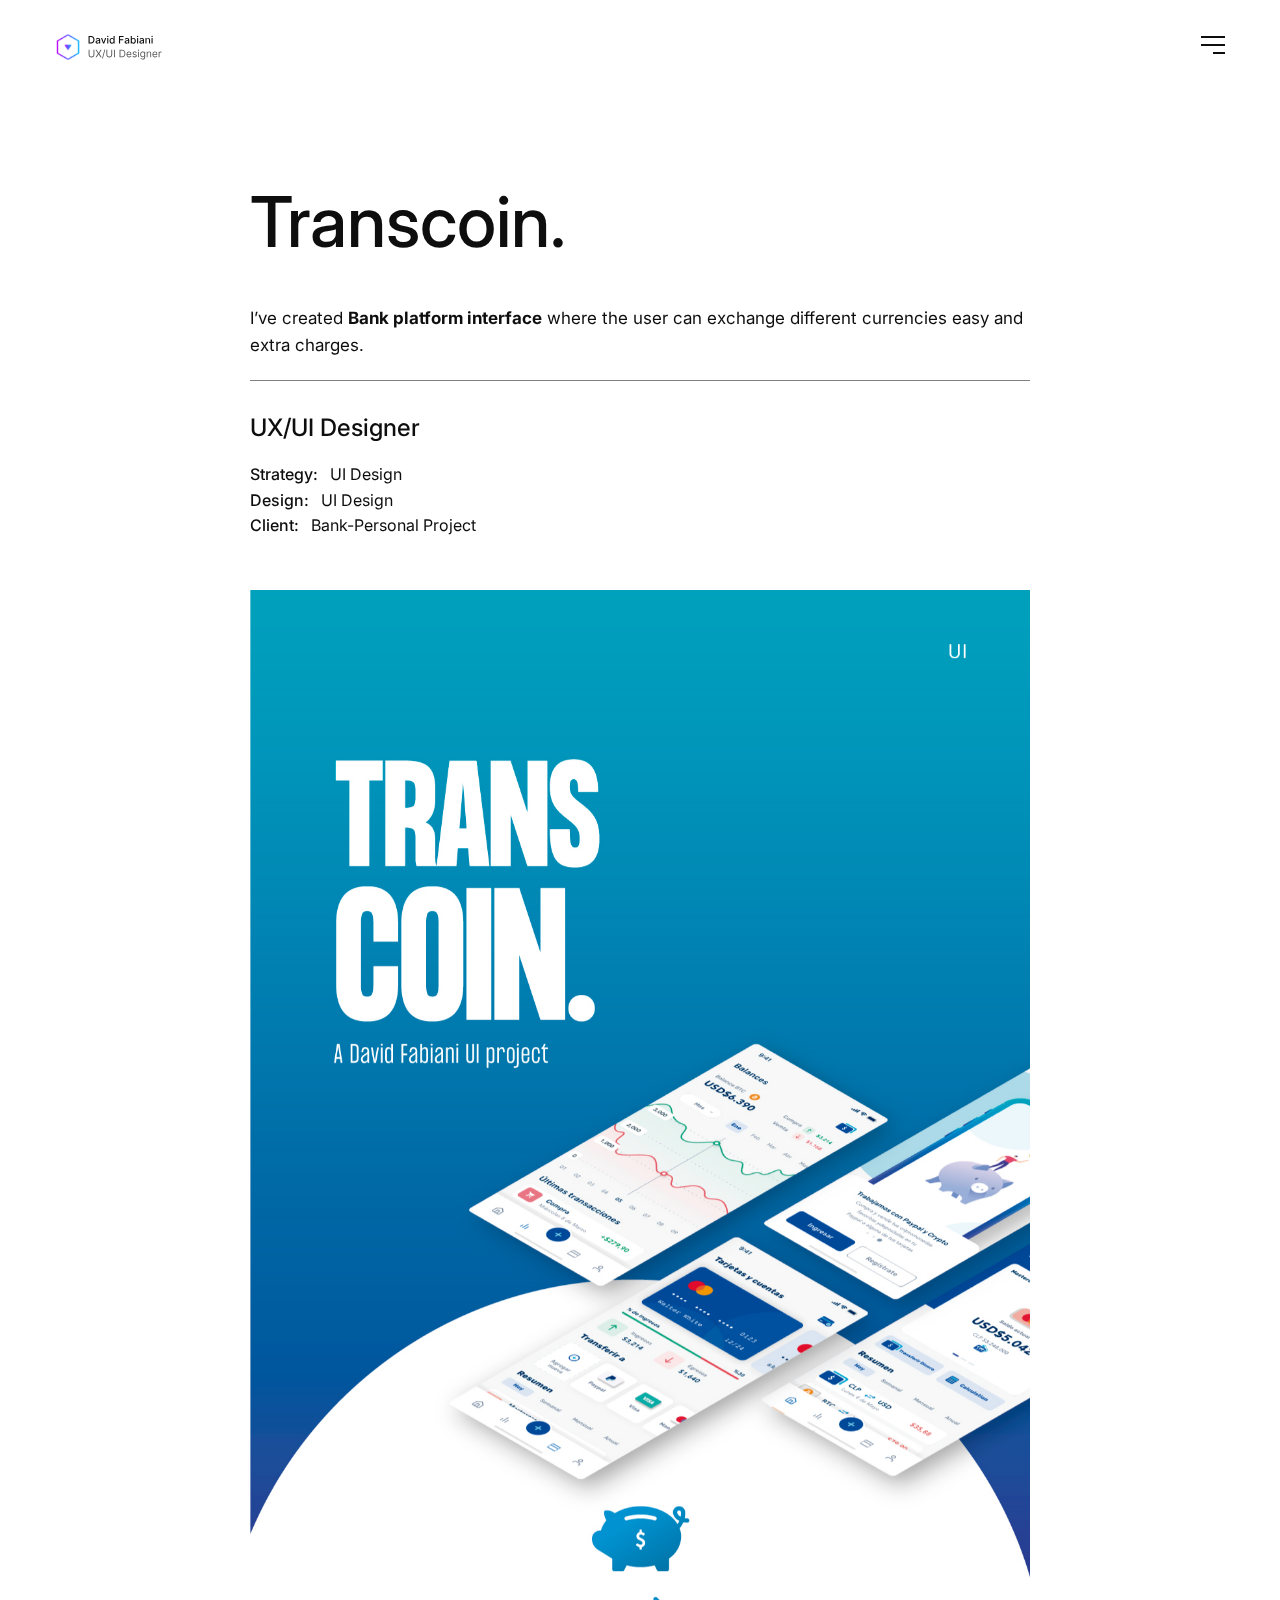
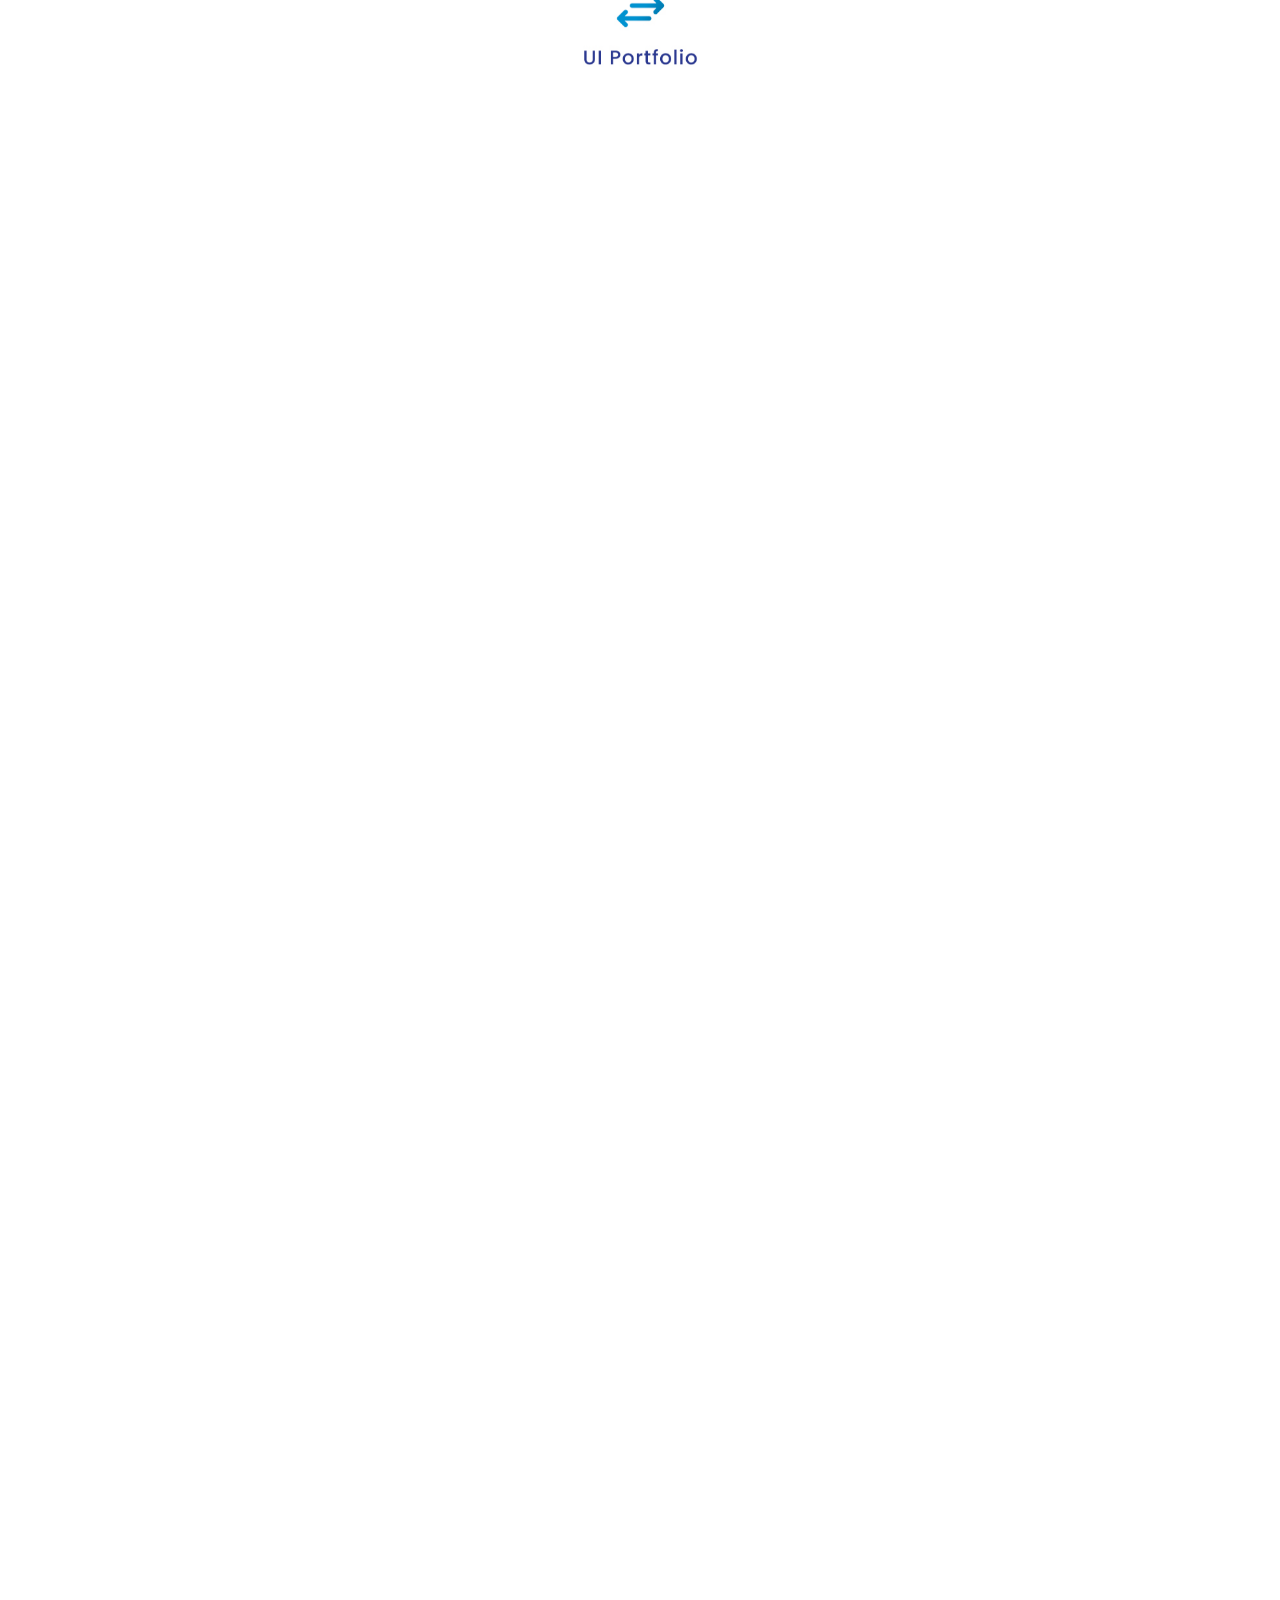
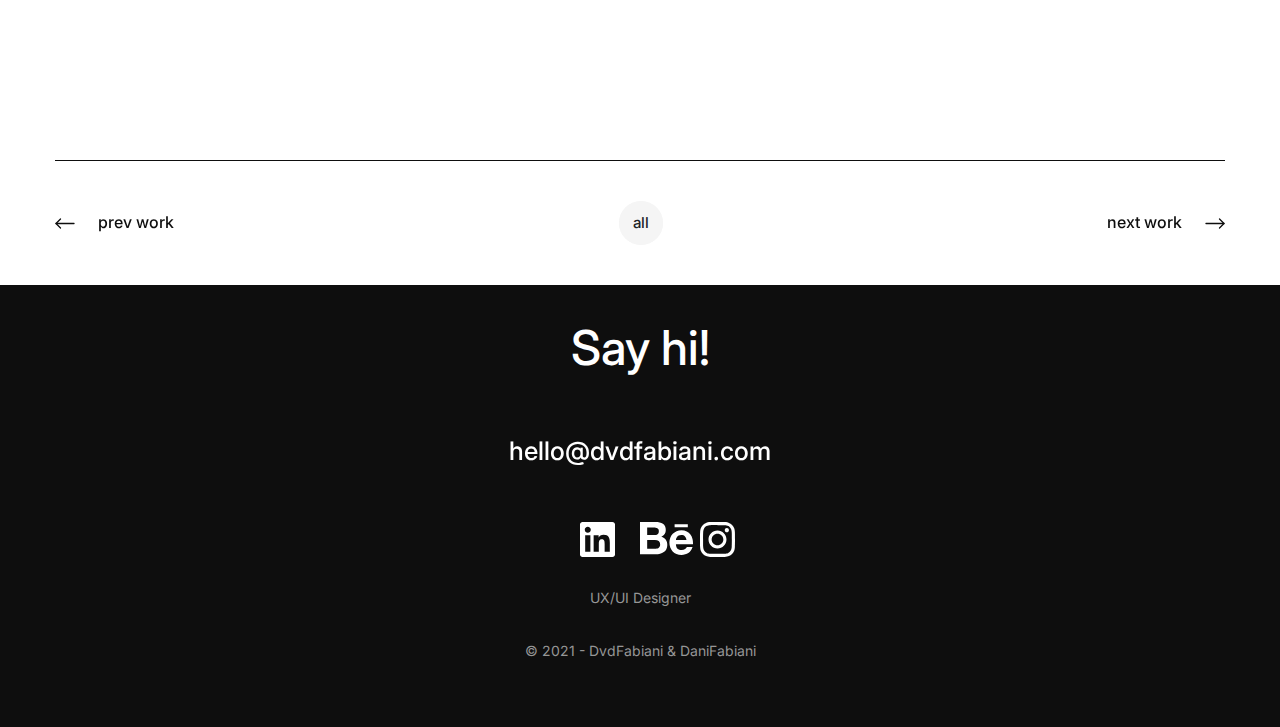
<file: dvd-web-transcoin-app-bank.html>
<!DOCTYPE html>
<html lang="en">
    <head>
        <meta charset="utf-8">
        <meta http-equiv="X-UA-Compatible" content="IE=edge">
        <title>David Fabiani - Transcoin app bank</title>
        <meta name="description" content="David Fabiani - a UX/UI Designer Portfolio from the caribbean">
        <meta name="author" content="David Fabiani - a UX/UI Designer Portfolio from the caribbean">
        <link rel="icon" type="image/png" href="assets/images/Dvd-Favicon.png">
        <meta name="viewport" content="width=device-width, initial-scale=1, shrink-to-fit=no">
        <!-- Google Fonts -->
        <link href="https://fonts.googleapis.com/css2?family=Inter:wght@400;500;700&display=swap" rel="stylesheet">
        <!-- START: Styles -->
        <!-- Swiper -->
        <link rel="stylesheet" href="assets/vendor/swiper/dist/css/swiper.min.css" />
        <!-- Fancybox -->
        <link rel="stylesheet" href="assets/vendor/fancybox/dist/jquery.fancybox.min.css" />
        <!-- Themebau -->
        <link rel="stylesheet" href="assets/css/themebau.min.css">
        <!-- Custom Styles -->
        <link rel="stylesheet" href="assets/css/custom.css">
        <!-- END: Styles -->
        <!-- jQuery -->
        <script src="assets/vendor/jquery/dist/jquery.min.js"></script>
    </head>
    <body>
        <header class="navbar navbar-top navbar-expand">
            <div class="container">
                <a class="navbar-brand" href="index.html">
                    <img width="107" src="assets/images/Logo-Nombre-Header.svg" alt="">
                </a>
                <a class="navbar-toggle" href="#navbar-mobile-style-2" data-fancybox data-base-class="fancybox-navbar" data-keyboard="false" data-auto-focus="false" data-touch="false" data-close-existing="true" data-small-btn="false" data-toolbar="false">
                    <span></span>
                    <span></span>
                    <span></span>
                </a>
        </header>
        <!-- hamburguer menu -->
        <div class="navbar navbar-mobile navbar-mobile-style-2" id="navbar-mobile-style-2">
            <div class="shape justify-content-end">           
                <svg data-rellax-speed="0" width="544" height="362" viewBox="0 0 544 362" fill="none" xmlns="http://www.w3.org/2000/svg">
                    <circle cx="320.5" cy="41.5" r="320.5" fill="#ececec" />
                </svg>
            </div>
            <div class="navbar-head">
                <div class="container">
                    <a class="navbar-brand" href="index.html">
                        <img width="107" src="assets/images/Dvd-Logo.png" alt="">
                    </a>
                    <a class="navbar-toggle" href="#" data-fancybox-close>
                        <span></span>
                        <span></span>
                        <span></span>
                    </a>
                </div>
            </div>
            <div class="container">
                <div class="row gh-1 justify-content-center">
                    <div class="col-12 col-md-7 col-lg-5 col-xl-4">
                        <div class="navbar-body">
                            <ul class="nav navbar-nav navbar-nav-collapse">
                                <li class="nav-item navbar-collapse">
                                    <a href="index.html" class="nav-link" role="button" aria-expanded="false" aria-controls="navbarCollapseContact">
                                        <span class="nav-link-name">home</span>
                                        <svg class="collapse-icon" width="7" height="12" viewBox="0 0 7 12" fill="none" xmlns="http://www.w3.org/2000/svg">
                                            <path d="M1 11L6 6L1 1" stroke="currentColor" stroke-width="1.5" stroke-linecap="round" stroke-linejoin="round"/>
                                        </svg>
                                    </a>
                                </li>
                                <li class="nav-item navbar-collapse active">
                                    <a href="dvd-web-work.html" class="nav-link" role="button" aria-expanded="false" aria-controls="navbarCollapseContact">
                                        <span class="nav-link-name">work</span>
                                        <svg class="collapse-icon" width="7" height="12" viewBox="0 0 7 12" fill="none" xmlns="http://www.w3.org/2000/svg">
                                            <path d="M1 11L6 6L1 1" stroke="currentColor" stroke-width="1.5" stroke-linecap="round" stroke-linejoin="round"/>
                                        </svg>
                                    </a>
                                </li>
                                <li class="nav-item navbar-collapse">
                                    <a href="dvd-web-about-me.html" class="nav-link" role="button" aria-expanded="false" aria-controls="navbarCollapseContact">
                                        <span class="nav-link-name">about</span>
                                        <svg class="collapse-icon" width="7" height="12" viewBox="0 0 7 12" fill="none" xmlns="http://www.w3.org/2000/svg">
                                            <path d="M1 11L6 6L1 1" stroke="currentColor" stroke-width="1.5" stroke-linecap="round" stroke-linejoin="round"/>
                                        </svg>
                                    </a>
                                <li class="nav-item navbar-collapse">
                                    <a href="dvd-web-contact.html" class="nav-link" role="button" aria-expanded="false" aria-controls="navbarCollapseContact">
                                        <span class="nav-link-name">contact</span>
                                        <svg class="collapse-icon" width="7" height="12" viewBox="0 0 7 12" fill="none" xmlns="http://www.w3.org/2000/svg">
                                            <path d="M1 11L6 6L1 1" stroke="currentColor" stroke-width="1.5" stroke-linecap="round" stroke-linejoin="round"/>
                                        </svg>
                                    </a>
                                </li>
                            </ul>
                        </div>
                    </div>
                    <div class="col-md-1 d-none d-md-block"></div>
                    <div class="col-12 col-md-4 col-lg-4 col-xl-3">
                        <div class="navbar-footer">
                            <div class="mb-60">
                                <p class="lead mb-17 font-weight-medium">Contact info:</p>
                                <ul class="list-group borderless font-size-17">
                                    <li class="list-group-item">Email: <a href="mailto:hello@dvdfabiani.com?subject=Test%20Address%20Email">hello@dvdfabiani.com</a></li>
                                    <!-- <li class="list-group-item">Phone: <a href="callto:+1 202-358-0309">+1 202-358-0309</a></li> -->
                                </ul>
                            </div>
                            <!-- <div class="mb-60">
                                <p class="lead mb-17 font-weight-medium">Address:</p>
                                <ul class="list-group borderless font-size-17">
                                    <li class="list-group-item">2260 Lady Bug Drive,</li>
                                    <li class="list-group-item">New York, NY 10011</li>
                                </ul>
                            </div> -->
                            <ul class="nav nav-gap-sm navbar-nav nav-social align-items-center mt-n10" >
                                <li class="nav-item" >
                                    <a href="https://www.linkedin.com/in/dvdfabiani/?locale=en_US" class="nav-link" target="_blank" >
                                        <svg width="25" viewBox="0 0 24 24" fill="none" xmlns="http://www.w3.org/2000/svg">
                                            <path d="M20.447 20.452h-3.554v-5.569c0-1.328-.027-3.037-1.852-3.037-1.853 0-2.136 1.445-2.136 2.939v5.667H9.351V9h3.414v1.561h.046c.477-.9 1.637-1.85 3.37-1.85 3.601 0 4.267 2.37 4.267 5.455v6.286zM5.337 7.433c-1.144 0-2.063-.926-2.063-2.065 0-1.138.92-2.063 2.063-2.063 1.14 0 2.064.925 2.064 2.063 0 1.139-.925 2.065-2.064 2.065zm1.782 13.019H3.555V9h3.564v11.452zM22.225 0H1.771C.792 0 0 .774 0 1.729v20.542C0 23.227.792 24 1.771 24h20.451C23.2 24 24 23.227 24 22.271V1.729C24 .774 23.2 0 22.222 0h.003z" fill="currentColor"/>
                                        </svg>
                                    </a>
                                </li>
                                <li class="nav-item">
                                    <a href="https://www.behance.net/dvdfabiani" class="nav-link" target="_blank" >
                                        <svg width="25" viewBox="0 0 24 24" fill="none" xmlns="http://www.w3.org/2000/svg">
                                            <path d="M0 4.4804V19.243h7.1554c.6613 0 1.3078-.0832 1.9297-.248.6288-.1654 1.1905-.4203 1.6792-.7661.485-.3431.8784-.788 1.1677-1.3369.2862-.542.4294-1.187.4294-1.9354 0-.9232-.219-1.7109-.6675-2.369-.446-.6542-1.1187-1.1139-2.0274-1.3746.6674-.3161 1.1658-.7227 1.506-1.2177.3371-.4967.5058-1.1174.5058-1.8607 0-.6873-.1127-1.2677-.3375-1.7318-.2306-.4709-.552-.8452-.9632-1.1266-.4176-.2808-.912-.4857-1.4912-.6085-.5827-.1261-1.22-.1872-1.9264-.1872zm15.6674.9903v1.4567h5.9844V5.4707zM3.2509 6.9947h3.0407c.2873 0 .5683.0204.8359.0731.2728.0466.508.134.716.2595.2096.1205.3754.293.501.5132.1208.2203.1806.5038.1806.8474 0 .6189-.1811 1.0702-.5551 1.3426-.3778.2775-.8543.4147-1.4304.4147H3.2509zm15.545 1.2564c-.819 0-1.5587.1462-2.2294.436-.6705.2904-1.2463.6875-1.7318 1.1915-.4846.5011-.8535 1.0986-1.12 1.7909-.2612.69-.3942 1.4366-.3942 2.236 0 .8268.1284 1.5891.3835 2.2786.258.6923.6198 1.2822 1.0856 1.781.478.4967 1.046.8784 1.726 1.1497.6806.269 1.4382.4048 2.2803.4048 1.208 0 2.2446-.2771 3.0949-.8326.8599-.5528 1.4902-1.471 1.9058-2.7574h-2.585c-.1.3307-.359.649-.784.9467-.4295.2988-.9417.4492-1.534.4492-.8233 0-1.4588-.2168-1.8985-.6462-.4412-.4294-.7267-1.2289-.7267-2.0742h7.713c.0552-.8291-.0122-1.6218-.2045-2.3797-.1938-.7601-.5033-1.4365-.9393-2.029-.4355-.5931-.9904-1.0667-1.667-1.4165-.6788-.3543-1.4703-.5288-2.3747-.5288zm-.0887 2.217c.7209 0 1.3126.2092 1.6612.5954.3503.389.6065.9432.6766 1.6915h-4.7766c.0136-.2085.058-.4444.1339-.7045.0749-.2668.2039-.5164.3933-.753.1905-.2326.4402-.431.744-.5896.3109-.1608.6986-.2397 1.1676-.2397zM3.251 12.664h3.5334c.6996 0 1.2682.1602 1.6948.4836.4259.328.6405.8685.6405 1.6292 0 .3885-.0632.7094-.1946.9566-.131.2495-.3106.4466-.528.5896-.2172.1491-.4753.2498-.7661.3137-.2862.0639-.5905.092-.9115.092H3.2509z" fill="currentColor"/>
                                        </svg>
                                    </a>
                                </li>
                                <li class="nav-item">
                                    <a href="https://www.instagram.com/dvdfabiani.design/" class="nav-link" target="_blank" >
                                        <svg width="25" viewBox="0 0 24 24" fill="none" xmlns="http://www.w3.org/2000/svg">
                                            <path d="M12 0C8.74 0 8.333.015 7.053.072 5.775.132 4.905.333 4.14.63c-.789.306-1.459.717-2.126 1.384S.935 3.35.63 4.14C.333 4.905.131 5.775.072 7.053.012 8.333 0 8.74 0 12s.015 3.667.072 4.947c.06 1.277.261 2.148.558 2.913.306.788.717 1.459 1.384 2.126.667.666 1.336 1.079 2.126 1.384.766.296 1.636.499 2.913.558C8.333 23.988 8.74 24 12 24s3.667-.015 4.947-.072c1.277-.06 2.148-.262 2.913-.558.788-.306 1.459-.718 2.126-1.384.666-.667 1.079-1.335 1.384-2.126.296-.765.499-1.636.558-2.913.06-1.28.072-1.687.072-4.947s-.015-3.667-.072-4.947c-.06-1.277-.262-2.149-.558-2.913-.306-.789-.718-1.459-1.384-2.126C21.319 1.347 20.651.935 19.86.63c-.765-.297-1.636-.499-2.913-.558C15.667.012 15.26 0 12 0zm0 2.16c3.203 0 3.585.016 4.85.071 1.17.055 1.805.249 2.227.415.562.217.96.477 1.382.896.419.42.679.819.896 1.381.164.422.36 1.057.413 2.227.057 1.266.07 1.646.07 4.85s-.015 3.585-.074 4.85c-.061 1.17-.256 1.805-.421 2.227-.224.562-.479.96-.899 1.382-.419.419-.824.679-1.38.896-.42.164-1.065.36-2.235.413-1.274.057-1.649.07-4.859.07-3.211 0-3.586-.015-4.859-.074-1.171-.061-1.816-.256-2.236-.421-.569-.224-.96-.479-1.379-.899-.421-.419-.69-.824-.9-1.38-.165-.42-.359-1.065-.42-2.235-.045-1.26-.061-1.649-.061-4.844 0-3.196.016-3.586.061-4.861.061-1.17.255-1.814.42-2.234.21-.57.479-.96.9-1.381.419-.419.81-.689 1.379-.898.42-.166 1.051-.361 2.221-.421 1.275-.045 1.65-.06 4.859-.06l.045.03zm0 3.678c-3.405 0-6.162 2.76-6.162 6.162 0 3.405 2.76 6.162 6.162 6.162 3.405 0 6.162-2.76 6.162-6.162 0-3.405-2.76-6.162-6.162-6.162zM12 16c-2.21 0-4-1.79-4-4s1.79-4 4-4 4 1.79 4 4-1.79 4-4 4zm7.846-10.405c0 .795-.646 1.44-1.44 1.44-.795 0-1.44-.646-1.44-1.44 0-.794.646-1.439 1.44-1.439.793-.001 1.44.645 1.44 1.439z" fill="currentColor"/>
                                        </svg>
                                    </a>
                                </li>
                            </ul>
                        </div>
                    </div>
                </div>
            </div>
        </div>
        <!-- main -->
        <div class="content-wrap">
            <div class="container">
                <div class="row justify-content-center text-left pt-60 pb-130 mt-30">
                    <div class="col-12 col-lg-8">
                        <h1 class="h1 mb-n10 show-on-scroll" data-show-duration="500" data-show-distance="50">Transcoin.</h1>
                        <br>
                        <br>
                            <div class="tab-pane" id="profile" role="tabpanel" aria-labelledby="profile-tab">
                                <p class="mb-30">I’ve created <strong>Bank platform interface</strong> where the user can exchange different currencies easy and extra charges.</p>
                            </div>        
                    </div>
                    <class class="col-12 col-lg-8">
                        <hr class="mt-n10 mb-30">
                        <div class="col-auto">
                        <!-- <h2 class="font-weight-medium mr-8">Task:</h2> -->
                        <h4>UX/UI Designer</h4>
                        <span class="font-weight-medium mr-8">Strategy:</span>
                        <span>UI Design</span>
                        <br>
                        <span class="font-weight-medium mr-8">Design:</span>                               
                        <span>UI Design</span>
                        <br>
                        <span class="font-weight-medium mr-8">Client:</span>
                        <span>Bank-Personal Project</span>
                        </div> 
                        <br>
                        <br>
                        <img class="w-100 mb-100 show-on-scroll" src="assets/images/Transcoin/Portada01.jpg" alt="" data-show-duration="800">
                        <img class="w-100 mb-100 show-on-scroll" src="assets/images/Transcoin/Transcoin01.jpg" alt="" data-show-duration="800">
                        <img class="w-100 mb-100 show-on-scroll" src="assets/images/Transcoin/Transcoin02.jpg" alt="" data-show-duration="800">
                        <img class="w-100 mb-100 show-on-scroll" src="assets/images/Transcoin/Transcoin03.jpg" alt="" data-show-duration="800">
                        <img class="w-100 mb-100 show-on-scroll" src="assets/images/Transcoin/Transcoin04.jpg" alt="" data-show-duration="800">
                        <img class="w-100 mb-100 show-on-scroll" src="assets/images/Transcoin/Transcoin05.jpg" alt="" data-show-duration="800">
                        <img class="w-100 mb-100 show-on-scroll" src="assets/images/Transcoin/Transcoin06.jpg" alt="" data-show-duration="800">
                        <img class="w-100 mb-100 show-on-scroll" src="assets/images/Transcoin/Transcoin07.jpg" alt="" data-show-duration="800">
                </div>
                <div class="page-navigation mt-160">
                    <a href="dvd-web-netflix-redesign.html" class="btn btn-clean"><svg class="icon-arrow icon-arrow-left" width='26' height='11' viewBox='0 0 26 11' fill='none' xmlns='http://www.w3.org/2000/svg'>
                            <path d='M5.5 1L1 5.5L5.5 10' stroke='currentColor' stroke-width='1.3' stroke-linecap='round' stroke-linejoin='round' />
                            <path d='M19 5.5H1' stroke='currentColor' stroke-width='1.3' stroke-linecap='round' stroke-linejoin='round' /></svg>prev<span class="d-none d-sm-inline"> work</span></a>
                    <a href="dvd-web-work.html" class="btn btn-light btn-circle btn-xs">all</a>
                    <a href="dvd-web-e-commerce-app.html" class="btn btn-clean">next<span class="d-none d-sm-inline"> work</span><svg class="icon-arrow icon-arrow-right" width='26' height='11' viewBox='0 0 26 11' fill='none' xmlns='http://www.w3.org/2000/svg'>
                            <path d='M20.5 1L25 5.5L20.5 10' stroke='currentColor' stroke-width='1.3' stroke-linecap='round' stroke-linejoin='round' />
                            <path d='M7 5.5H25' stroke='currentColor' stroke-width='1.3' stroke-linecap='round' stroke-linejoin='round' /></svg></a>
                </div>
            </div>
        </class=>
        <!-- footer -->
        <footer class="footer bg-dark text-white shape-parent overflow-hidden text-center pt-160 pb-60">   
            <div class="shape align-items-end justify-content-center">
                <!-- <svg data-rellax-speed="2" width="641" height="371" viewBox="0 0 641 371" fill="none" xmlns="http://www.w3.org/2000/svg">
                    <circle cx="320" cy="320" r="320" fill=" #202020" />
                </svg> -->
            </div>
            <div class="container pt-4"> 
                <p class="nav-link h2 mb-8 mb-md-30 d-none d-md-flex text-white justify-content-center">Say hi!</p> 
                <ul class="nav align-items-center flex-column text-white mb-100">
                    <br>
                    <li class="nav-item">
                         
                         <!-- <a href="mailto:hello@themebau.com?subject=Test%20Address%20Email" class="nav-link h4 mb-8 mb-md-30 d-md-none">hello@themebau.com</a> -->
                    </li>
                    <li class="nav-item">
                        <a href="mailto:hello@dvdfabiani.com" class="nav-link h4 mt-8 mt-md-0">hello@dvdfabiani.com</a>
                        <!-- <a href="callto:+1 202-358-0309" class="nav-link h4 mt-8 mt-md-0" >+1 202-358-0309</a>  -->
                    </li>
                </ul>
                <br>
                <ul class="nav nav-social nav-gap-sm align-items-center justify-content-center mb-30 text-white">
                    <li class="nav-item">
                        <a href="https://www.linkedin.com/in/dvdfabiani/?locale=en_US" class="nav-link" target="_blank" >
                            <img src="./assets/images/linkedinW.svg" alt="">
                        </a>
                    </li>
                    <li class="nav-item">
                        <a href="https://www.behance.net/dvdfabiani" class="nav-link" target="_blank" >
                            <img src="./assets/images/behanceW.svg" alt="">
                        </a>
                    </li>
                    <li class="nav-item">
                        <a href="https://www.instagram.com/dvdfabiani.design/" class="nav-link" target="_blank" >
                            <img src="./assets/images/instagramW.svg" alt="">
                        </a>
                    </li>
                </ul>
                <div class="footer-copyright mb-5 align-items-center">UX/UI Designer</div>
                <br>
                <div class="footer-copyright mb-5 align-items-center">© 2021 - DvdFabiani & DaniFabiani</div>
            </div>
        </footer>
        <!-- START: Scripts -->
        <!-- Object Fit Polyfill -->
        <script src="assets/vendor/object-fit-images/dist/ofi.min.js"></script>
        <!-- Popper -->
        <script src="assets/vendor/popper.js/dist/umd/popper.min.js"></script>
        <!-- Bootstrap -->
        <script src="assets/vendor/bootstrap/dist/js/bootstrap.min.js"></script>
        <!-- Bootstrap Validator -->
        <script src="assets/vendor/bootstrap-validator/dist/validator.min.js"></script>
        <!-- ImagesLoaded -->
        <script src="assets/vendor/imagesloaded/imagesloaded.pkgd.min.js"></script>
        <!-- Swiper -->
        <script src="assets/vendor/swiper/dist/js/swiper.min.js"></script>
        <!-- Animejs -->
        <script src="assets/vendor/animejs/lib/anime.min.js"></script>
        <!-- Rellax -->
        <script src="assets/vendor/rellax/rellax.min.js"></script>
        <!-- Countdown -->
        <script src="assets/vendor/jquery-countdown/dist/jquery.countdown.min.js"></script>
        <!-- Moment.js -->
        <script src="assets/vendor/moment/min/moment.min.js"></script>
        <script src="assets/vendor/moment-timezone/builds/moment-timezone-with-data.min.js"></script>
        <!-- Isotope -->
        <script src="assets/vendor/isotope-layout/dist/isotope.pkgd.min.js"></script>
        <script src="assets/vendor/isotope-packery/packery-mode.pkgd.min.js"></script>
        <!-- Jarallax -->
        <script src="assets/vendor/jarallax/dist/jarallax.min.js"></script>
        <script src="assets/vendor/jarallax/dist/jarallax-video.min.js"></script>
        <!-- Fancybox -->
        <script src="assets/vendor/fancybox/dist/jquery.fancybox.min.js"></script>
        <!-- Themebau -->
        <script src="assets/js/themebau.min.js"></script>
        <!-- END: Scripts -->
    </body>
</html>
</file>
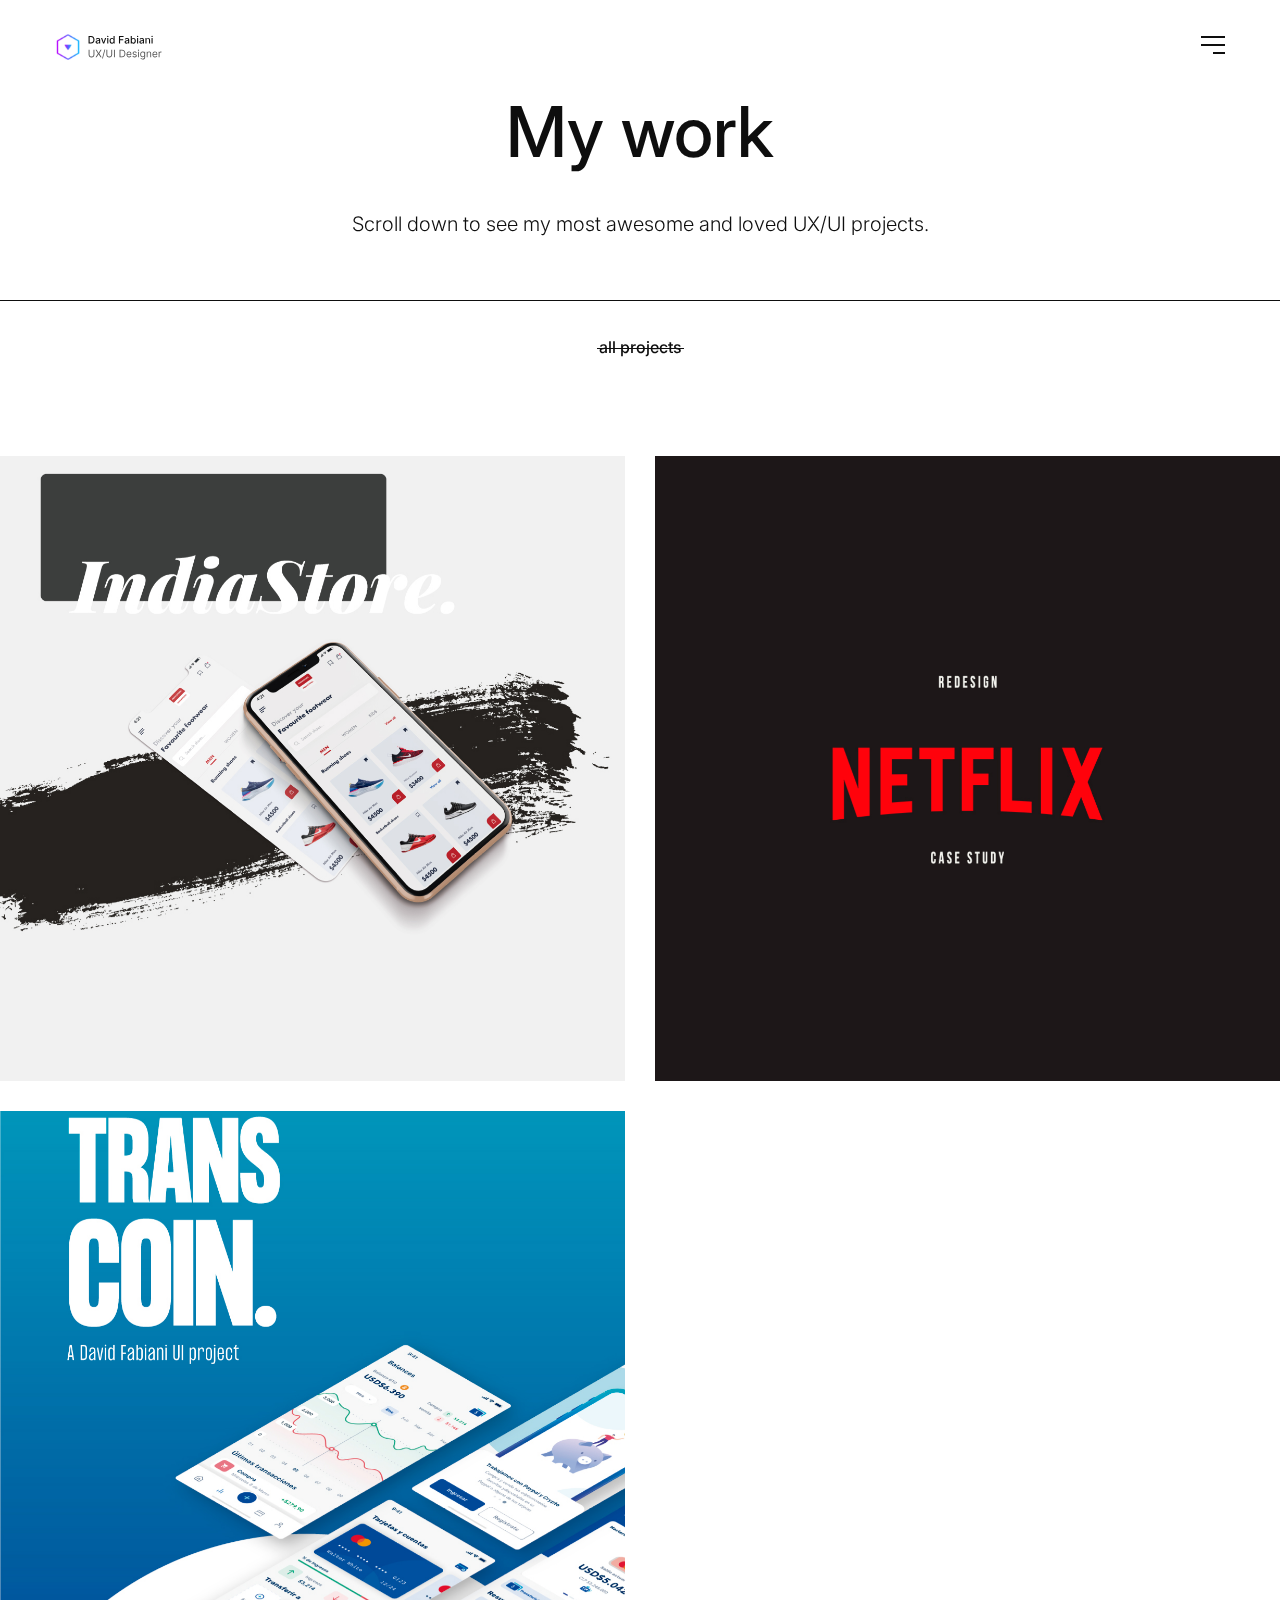
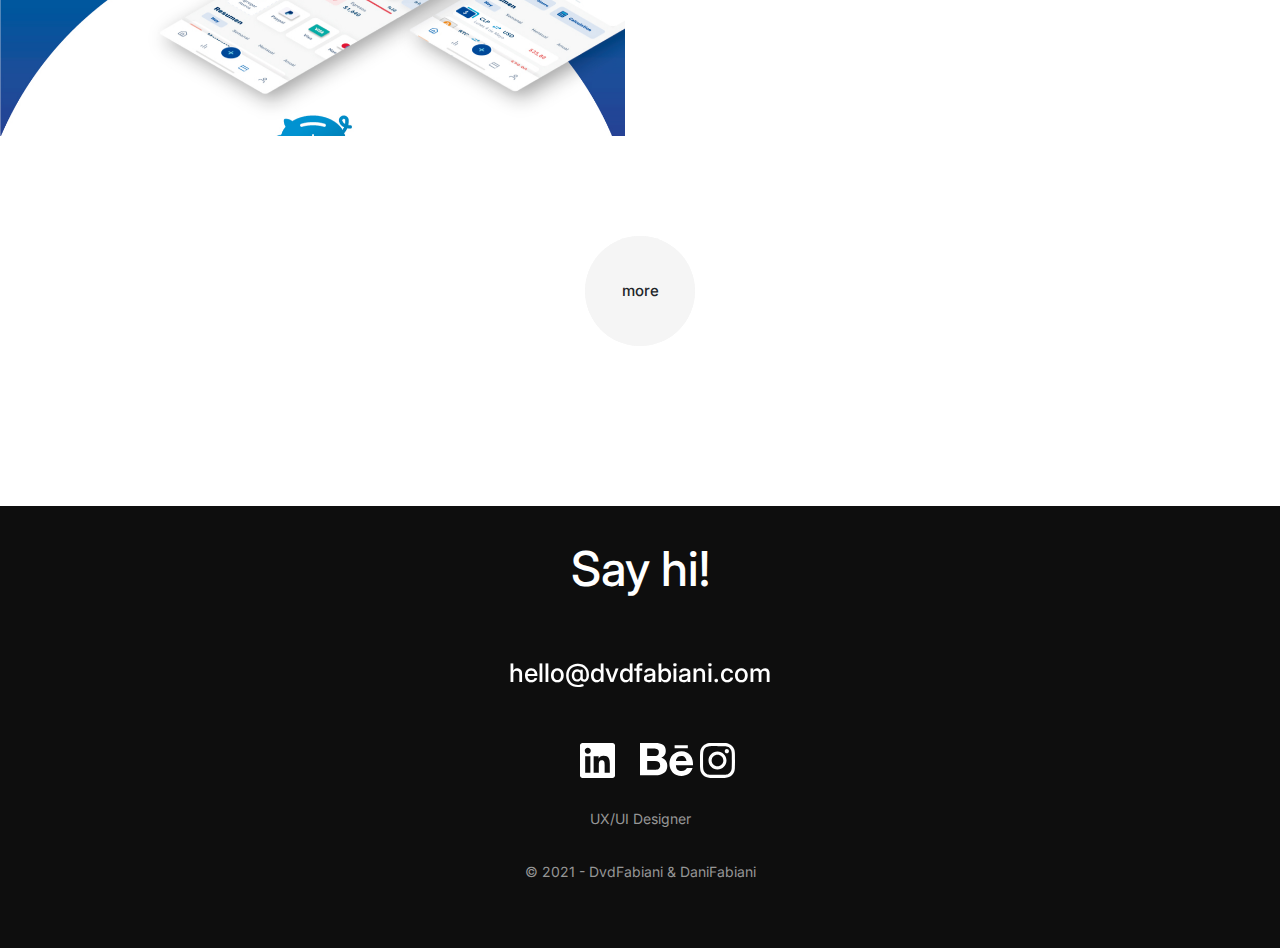
<file: dvd-web-work.html>
<!DOCTYPE html>
<html lang="en">
    <head>
        <meta charset="utf-8">
        <meta http-equiv="X-UA-Compatible" content="IE=edge">
        <title>David Fabiani - work</title>
        <meta name="description" content="David Fabiani - a UX/UI Designer Portfolio from the caribbean">
        <meta name="author" content="David Fabiani - a UX/UI Designer Portfolio from the caribbean">
        <link rel="icon" type="image/png" href="assets/images/Dvd-Favicon.png">
        <meta name="viewport" content="width=device-width, initial-scale=1, shrink-to-fit=no">
        <!-- Google Fonts -->
        <link href="https://fonts.googleapis.com/css2?family=Inter:wght@400;500;700&display=swap" rel="stylesheet">
        <!-- START: Styles -->
        <!-- Swiper -->
        <link rel="stylesheet" href="assets/vendor/swiper/dist/css/swiper.min.css" />
        <!-- Fancybox -->
        <link rel="stylesheet" href="assets/vendor/fancybox/dist/jquery.fancybox.min.css" />
        <!-- Themebau -->
        <link rel="stylesheet" href="assets/css/themebau.min.css">
        <!-- Custom Styles -->
        <link rel="stylesheet" href="assets/css/custom.css">
        <!-- END: Styles -->
        <!-- jQuery -->
        <script src="assets/vendor/jquery/dist/jquery.min.js"></script>
    </head>
    <body>
        <header class="navbar navbar-top navbar-expand navbar-fixed">
            <div class="container">
                <a class="navbar-brand" href="index.html">
                    <img width="107" src="assets/images/Logo-Nombre-Header.svg" alt="">
                </a>     
                <a class="navbar-toggle" href="#navbar-mobile-style-2" data-fancybox data-base-class="fancybox-navbar" data-keyboard="false" data-auto-focus="false" data-touch="false" data-close-existing="true" data-small-btn="false" data-toolbar="false">
                    <span></span>
                    <span></span>
                    <span></span>
                </a>
            </div>
        </header>
        <!-- hamburguer menu -->
        <div class="navbar navbar-mobile navbar-mobile-style-2" id="navbar-mobile-style-2">
            <div class="shape justify-content-end">           
                <svg data-rellax-speed="0" width="544" height="362" viewBox="0 0 544 362" fill="none" xmlns="http://www.w3.org/2000/svg">
                    <circle cx="320.5" cy="41.5" r="320.5" fill="#ececec" />
                </svg>
            </div>
            <div class="navbar-head">
                <div class="container">
                    <a class="navbar-brand" href="index.html">
                        <img width="107" src="assets/images/Dvd-Logo.png" alt="">
                    </a>
                    <a class="navbar-toggle" href="#" data-fancybox-close>
                        <span></span>
                        <span></span>
                        <span></span>
                    </a>
                </div>
            </div>
            <div class="container">
                <div class="row gh-1 justify-content-center">
                    <div class="col-12 col-md-7 col-lg-5 col-xl-4">
                        <div class="navbar-body">
                            <ul class="nav navbar-nav navbar-nav-collapse">
                                <li class="nav-item navbar-collapse">
                                    <a href="index.html" class="nav-link" role="button" aria-expanded="false" aria-controls="navbarCollapseContact">
                                        <span class="nav-link-name">home</span>
                                        <svg class="collapse-icon" width="7" height="12" viewBox="0 0 7 12" fill="none" xmlns="http://www.w3.org/2000/svg">
                                            <path d="M1 11L6 6L1 1" stroke="currentColor" stroke-width="1.5" stroke-linecap="round" stroke-linejoin="round"/>
                                        </svg>
                                    </a>
                                </li>
                                <li class="nav-item navbar-collapse active">
                                    <a href="dvd-web-work.html" class="nav-link" role="button" aria-expanded="false" aria-controls="navbarCollapseContact">
                                        <span class="nav-link-name">work</span>
                                        <svg class="collapse-icon" width="7" height="12" viewBox="0 0 7 12" fill="none" xmlns="http://www.w3.org/2000/svg">
                                            <path d="M1 11L6 6L1 1" stroke="currentColor" stroke-width="1.5" stroke-linecap="round" stroke-linejoin="round"/>
                                        </svg>
                                    </a>
                                </li>
                                <li class="nav-item navbar-collapse">
                                    <a href="dvd-web-about-me.html" class="nav-link" role="button" aria-expanded="false" aria-controls="navbarCollapseContact">
                                        <span class="nav-link-name">about</span>
                                        <svg class="collapse-icon" width="7" height="12" viewBox="0 0 7 12" fill="none" xmlns="http://www.w3.org/2000/svg">
                                            <path d="M1 11L6 6L1 1" stroke="currentColor" stroke-width="1.5" stroke-linecap="round" stroke-linejoin="round"/>
                                        </svg>
                                    </a>
                                <li class="nav-item navbar-collapse">
                                    <a href="dvd-web-contact.html" class="nav-link" role="button" aria-expanded="false" aria-controls="navbarCollapseContact">
                                        <span class="nav-link-name">contact</span>
                                        <svg class="collapse-icon" width="7" height="12" viewBox="0 0 7 12" fill="none" xmlns="http://www.w3.org/2000/svg">
                                            <path d="M1 11L6 6L1 1" stroke="currentColor" stroke-width="1.5" stroke-linecap="round" stroke-linejoin="round"/>
                                        </svg>
                                    </a>
                                </li>
                            </ul>
                        </div>
                    </div>
                    <div class="col-md-1 d-none d-md-block"></div>
                    <div class="col-12 col-md-4 col-lg-4 col-xl-3">
                        <div class="navbar-footer">
                            <div class="mb-60">
                                <p class="lead mb-17 font-weight-medium">Contact info:</p>
                                <ul class="list-group borderless font-size-17">
                                    <li class="list-group-item">Email: <a href="mailto:hello@dvdfabiani.com?subject=Test%20Address%20Email">hello@dvdfabiani.com</a></li>
                                    <!-- <li class="list-group-item">Phone: <a href="callto:+1 202-358-0309">+1 202-358-0309</a></li> -->
                                </ul>
                            </div>
                            <!-- <div class="mb-60">
                                <p class="lead mb-17 font-weight-medium">Address:</p>
                                <ul class="list-group borderless font-size-17">
                                    <li class="list-group-item">2260 Lady Bug Drive,</li>
                                    <li class="list-group-item">New York, NY 10011</li>
                                </ul>
                            </div> -->
                            <ul class="nav nav-gap-sm navbar-nav nav-social align-items-center mt-n10" >
                                <li class="nav-item" >
                                    <a href="https://www.linkedin.com/in/dvdfabiani/?locale=en_US" class="nav-link" target="_blank" >
                                        <svg width="25" viewBox="0 0 24 24" fill="none" xmlns="http://www.w3.org/2000/svg">
                                            <path d="M20.447 20.452h-3.554v-5.569c0-1.328-.027-3.037-1.852-3.037-1.853 0-2.136 1.445-2.136 2.939v5.667H9.351V9h3.414v1.561h.046c.477-.9 1.637-1.85 3.37-1.85 3.601 0 4.267 2.37 4.267 5.455v6.286zM5.337 7.433c-1.144 0-2.063-.926-2.063-2.065 0-1.138.92-2.063 2.063-2.063 1.14 0 2.064.925 2.064 2.063 0 1.139-.925 2.065-2.064 2.065zm1.782 13.019H3.555V9h3.564v11.452zM22.225 0H1.771C.792 0 0 .774 0 1.729v20.542C0 23.227.792 24 1.771 24h20.451C23.2 24 24 23.227 24 22.271V1.729C24 .774 23.2 0 22.222 0h.003z" fill="currentColor"/>
                                        </svg>
                                    </a>
                                </li>
                                <li class="nav-item">
                                    <a href="https://www.behance.net/dvdfabiani" class="nav-link" target="_blank" >
                                        <svg width="25" viewBox="0 0 24 24" fill="none" xmlns="http://www.w3.org/2000/svg">
                                            <path d="M0 4.4804V19.243h7.1554c.6613 0 1.3078-.0832 1.9297-.248.6288-.1654 1.1905-.4203 1.6792-.7661.485-.3431.8784-.788 1.1677-1.3369.2862-.542.4294-1.187.4294-1.9354 0-.9232-.219-1.7109-.6675-2.369-.446-.6542-1.1187-1.1139-2.0274-1.3746.6674-.3161 1.1658-.7227 1.506-1.2177.3371-.4967.5058-1.1174.5058-1.8607 0-.6873-.1127-1.2677-.3375-1.7318-.2306-.4709-.552-.8452-.9632-1.1266-.4176-.2808-.912-.4857-1.4912-.6085-.5827-.1261-1.22-.1872-1.9264-.1872zm15.6674.9903v1.4567h5.9844V5.4707zM3.2509 6.9947h3.0407c.2873 0 .5683.0204.8359.0731.2728.0466.508.134.716.2595.2096.1205.3754.293.501.5132.1208.2203.1806.5038.1806.8474 0 .6189-.1811 1.0702-.5551 1.3426-.3778.2775-.8543.4147-1.4304.4147H3.2509zm15.545 1.2564c-.819 0-1.5587.1462-2.2294.436-.6705.2904-1.2463.6875-1.7318 1.1915-.4846.5011-.8535 1.0986-1.12 1.7909-.2612.69-.3942 1.4366-.3942 2.236 0 .8268.1284 1.5891.3835 2.2786.258.6923.6198 1.2822 1.0856 1.781.478.4967 1.046.8784 1.726 1.1497.6806.269 1.4382.4048 2.2803.4048 1.208 0 2.2446-.2771 3.0949-.8326.8599-.5528 1.4902-1.471 1.9058-2.7574h-2.585c-.1.3307-.359.649-.784.9467-.4295.2988-.9417.4492-1.534.4492-.8233 0-1.4588-.2168-1.8985-.6462-.4412-.4294-.7267-1.2289-.7267-2.0742h7.713c.0552-.8291-.0122-1.6218-.2045-2.3797-.1938-.7601-.5033-1.4365-.9393-2.029-.4355-.5931-.9904-1.0667-1.667-1.4165-.6788-.3543-1.4703-.5288-2.3747-.5288zm-.0887 2.217c.7209 0 1.3126.2092 1.6612.5954.3503.389.6065.9432.6766 1.6915h-4.7766c.0136-.2085.058-.4444.1339-.7045.0749-.2668.2039-.5164.3933-.753.1905-.2326.4402-.431.744-.5896.3109-.1608.6986-.2397 1.1676-.2397zM3.251 12.664h3.5334c.6996 0 1.2682.1602 1.6948.4836.4259.328.6405.8685.6405 1.6292 0 .3885-.0632.7094-.1946.9566-.131.2495-.3106.4466-.528.5896-.2172.1491-.4753.2498-.7661.3137-.2862.0639-.5905.092-.9115.092H3.2509z" fill="currentColor"/>
                                        </svg>
                                    </a>
                                </li>
                                <li class="nav-item">
                                    <a href="https://www.instagram.com/dvdfabiani.design/" class="nav-link" target="_blank" >
                                        <svg width="25" viewBox="0 0 24 24" fill="none" xmlns="http://www.w3.org/2000/svg">
                                            <path d="M12 0C8.74 0 8.333.015 7.053.072 5.775.132 4.905.333 4.14.63c-.789.306-1.459.717-2.126 1.384S.935 3.35.63 4.14C.333 4.905.131 5.775.072 7.053.012 8.333 0 8.74 0 12s.015 3.667.072 4.947c.06 1.277.261 2.148.558 2.913.306.788.717 1.459 1.384 2.126.667.666 1.336 1.079 2.126 1.384.766.296 1.636.499 2.913.558C8.333 23.988 8.74 24 12 24s3.667-.015 4.947-.072c1.277-.06 2.148-.262 2.913-.558.788-.306 1.459-.718 2.126-1.384.666-.667 1.079-1.335 1.384-2.126.296-.765.499-1.636.558-2.913.06-1.28.072-1.687.072-4.947s-.015-3.667-.072-4.947c-.06-1.277-.262-2.149-.558-2.913-.306-.789-.718-1.459-1.384-2.126C21.319 1.347 20.651.935 19.86.63c-.765-.297-1.636-.499-2.913-.558C15.667.012 15.26 0 12 0zm0 2.16c3.203 0 3.585.016 4.85.071 1.17.055 1.805.249 2.227.415.562.217.96.477 1.382.896.419.42.679.819.896 1.381.164.422.36 1.057.413 2.227.057 1.266.07 1.646.07 4.85s-.015 3.585-.074 4.85c-.061 1.17-.256 1.805-.421 2.227-.224.562-.479.96-.899 1.382-.419.419-.824.679-1.38.896-.42.164-1.065.36-2.235.413-1.274.057-1.649.07-4.859.07-3.211 0-3.586-.015-4.859-.074-1.171-.061-1.816-.256-2.236-.421-.569-.224-.96-.479-1.379-.899-.421-.419-.69-.824-.9-1.38-.165-.42-.359-1.065-.42-2.235-.045-1.26-.061-1.649-.061-4.844 0-3.196.016-3.586.061-4.861.061-1.17.255-1.814.42-2.234.21-.57.479-.96.9-1.381.419-.419.81-.689 1.379-.898.42-.166 1.051-.361 2.221-.421 1.275-.045 1.65-.06 4.859-.06l.045.03zm0 3.678c-3.405 0-6.162 2.76-6.162 6.162 0 3.405 2.76 6.162 6.162 6.162 3.405 0 6.162-2.76 6.162-6.162 0-3.405-2.76-6.162-6.162-6.162zM12 16c-2.21 0-4-1.79-4-4s1.79-4 4-4 4 1.79 4 4-1.79 4-4 4zm7.846-10.405c0 .795-.646 1.44-1.44 1.44-.795 0-1.44-.646-1.44-1.44 0-.794.646-1.439 1.44-1.439.793-.001 1.44.645 1.44 1.439z" fill="currentColor"/>
                                        </svg>
                                    </a>
                                </li>
                            </ul>
                        </div>
                    </div>
                </div>
            </div>
        </div>
        <!-- main -->
        <div class="content-wrap">
            <h1 class="mt-160 py-10 mb-100 text-center show-on-scroll" data-show-duration="500" data-show-distance="50">My work</h1>
            <p class="media-text lead text-center"> Scroll down to see my most awesome and loved UX/UI projects.</p>
                <ul class="nav justify-content-center isotope-options mb-60 show-on-scroll" data-show-duration="500">
                    <li class="nav-item active show-on-scroll" data-show-duration="500" data-show-distance="10" data-show-delay="100">
                        <a href="#" data-filter="all" class="nav-link">
                            <div class="nav-link-name">all projects</div>
                        </a>
                    </li>
                    <!-- <li class="nav-item show-on-scroll" data-show-duration="500" data-show-distance="10" data-show-delay="150">
                        <a href="#" data-filter="branding" class="nav-link">
                            <div class="nav-link-name">branding</div>
                        </a>
                    </li>
                    <li class="nav-item show-on-scroll" data-show-duration="500" data-show-distance="10" data-show-delay="200">
                        <a href="#" data-filter="design" class="nav-link">
                            <div class="nav-link-name">design</div>
                        </a>
                    </li>
                    <li class="nav-item show-on-scroll" data-show-duration="500" data-show-distance="10" data-show-delay="250">
                        <a href="#" data-filter="photography" class="nav-link">
                            <div class="nav-link-name">photography</div>
                        </a>
                    </li>
                    <li class="nav-item show-on-scroll" data-show-duration="500" data-show-distance="10" data-show-delay="300">
                        <a href="#" data-filter="marketing" class="nav-link">
                            <div class="nav-link-name">marketing</div>
                        </a>
                    </li> -->
                </ul>
                <div class="pt-30 show-on-scroll" data-show-duration="800">
                    <div class="row gh-1 gv-1 isotope-grid">
                        <!-- portfolio 1 IndiaStore -->
                        <div class="col-12 col-sm-6 isotope-item" data-filters="photography" data-cursor-style="cursor-circle" data-cursor-text="view">
                            <a class="card card-portfolio card-overlay card-hover-zoom card-image-lg card-bg-show text-white" href="dvd-web-e-commerce-app.html">
                                <span class="card-img">
                                    <img src="assets/images/IndiaStore/Portada01.jpg" alt="">
                                </span>
                            </a>
                        </div>
                        <!-- portfolio 2 Netflix -->
                        <div class="col-12 col-sm-6 isotope-item" data-filters="design" data-cursor-style="cursor-circle" data-cursor-text="view">
                            <a class="card card-portfolio card-overlay card-hover-zoom card-image-lg card-bg-show text-white" href="dvd-web-netflix-redesign.html">
                                <span class="card-img">
                                    <img src="assets/images/Netflix/Portada01.jpg" alt="">
                                </span>
                            </a>
                        </div>
                        <!-- portfolio 3 TransCoin -->
                        <div class="col-12 col-sm-6 isotope-item" data-filters="photography" data-cursor-style="cursor-circle" data-cursor-text="view">
                            <a class="card card-portfolio card-overlay card-hover-zoom card-image-lg card-bg-show text-white" href="dvd-web-transcoin-app-bank.html">
                                <span class="card-img">
                                    <img src="assets/images/Transcoin/Portada01.jpg" alt="">
                                </span>
                            </a>
                        </div>
                    </div>
                </div>
                <div class="text-center mt-100 mb-160">
                    <a href="#" class="btn btn-circle btn-light btn-lg">more</a>
                </div>
            </div>
        </div>
        <!-- footer -->
        <footer class="footer bg-dark text-white shape-parent overflow-hidden text-center pt-160 pb-60">   
            <div class="shape align-items-end justify-content-center">
                <!-- <svg data-rellax-speed="2" width="641" height="371" viewBox="0 0 641 371" fill="none" xmlns="http://www.w3.org/2000/svg">
                    <circle cx="320" cy="320" r="320" fill=" #202020" />
                </svg> -->
            </div>
            <div class="container pt-4"> 
                <p class="nav-link h2 mb-8 mb-md-30 d-none d-md-flex text-white justify-content-center">Say hi!</p> 
                <ul class="nav align-items-center flex-column text-white mb-100">
                    <br>
                    <li class="nav-item">
                         
                         <!-- <a href="mailto:hello@themebau.com?subject=Test%20Address%20Email" class="nav-link h4 mb-8 mb-md-30 d-md-none">hello@themebau.com</a> -->
                    </li>
                    <li class="nav-item">
                        <a href="mailto:hello@dvdfabiani.com" class="nav-link h4 mt-8 mt-md-0">hello@dvdfabiani.com</a>
                        <!-- <a href="callto:+1 202-358-0309" class="nav-link h4 mt-8 mt-md-0" >+1 202-358-0309</a>  -->
                    </li>
                </ul>
                <br>
                <ul class="nav nav-social nav-gap-sm align-items-center justify-content-center mb-30 text-white">
                    <li class="nav-item">
                        <a href="https://www.linkedin.com/in/dvdfabiani/?locale=en_US" class="nav-link" target="_blank" >
                            <img src="./assets/images/linkedinW.svg" alt="">
                        </a>
                    </li>
                    <li class="nav-item">
                        <a href="https://www.behance.net/dvdfabiani" class="nav-link" target="_blank" >
                            <img src="./assets/images/behanceW.svg" alt="">
                        </a>
                    </li>
                    <li class="nav-item">
                        <a href="https://www.instagram.com/dvdfabiani.design/" class="nav-link" target="_blank" >
                            <img src="./assets/images/instagramW.svg" alt="">
                        </a>
                    </li>
                </ul>
                <div class="footer-copyright mb-5 align-items-center">UX/UI Designer</div>
                <br>
                <div class="footer-copyright mb-5 align-items-center">© 2021 - DvdFabiani & DaniFabiani</div>
            </div>
        </footer>
        <!-- START: Scripts -->
        <!-- Object Fit Polyfill -->
        <script src="assets/vendor/object-fit-images/dist/ofi.min.js"></script>
        <!-- Popper -->
        <script src="assets/vendor/popper.js/dist/umd/popper.min.js"></script>
        <!-- Bootstrap -->
        <script src="assets/vendor/bootstrap/dist/js/bootstrap.min.js"></script>
        <!-- Bootstrap Validator -->
        <script src="assets/vendor/bootstrap-validator/dist/validator.min.js"></script>
        <!-- ImagesLoaded -->
        <script src="assets/vendor/imagesloaded/imagesloaded.pkgd.min.js"></script>
        <!-- Swiper -->
        <script src="assets/vendor/swiper/dist/js/swiper.min.js"></script>
        <!-- Animejs -->
        <script src="assets/vendor/animejs/lib/anime.min.js"></script>
        <!-- Rellax -->
        <script src="assets/vendor/rellax/rellax.min.js"></script>
        <!-- Countdown -->
        <script src="assets/vendor/jquery-countdown/dist/jquery.countdown.min.js"></script>
        <!-- Moment.js -->
        <script src="assets/vendor/moment/min/moment.min.js"></script>
        <script src="assets/vendor/moment-timezone/builds/moment-timezone-with-data.min.js"></script>
        <!-- Isotope -->
        <script src="assets/vendor/isotope-layout/dist/isotope.pkgd.min.js"></script>
        <script src="assets/vendor/isotope-packery/packery-mode.pkgd.min.js"></script>
        <!-- Jarallax -->
        <script src="assets/vendor/jarallax/dist/jarallax.min.js"></script>
        <script src="assets/vendor/jarallax/dist/jarallax-video.min.js"></script>
        <!-- Fancybox -->
        <script src="assets/vendor/fancybox/dist/jquery.fancybox.min.js"></script>
        <!-- Themebau -->
        <script src="assets/js/themebau.min.js"></script>
        <!-- END: Scripts -->
    </body>
</html>
</file>
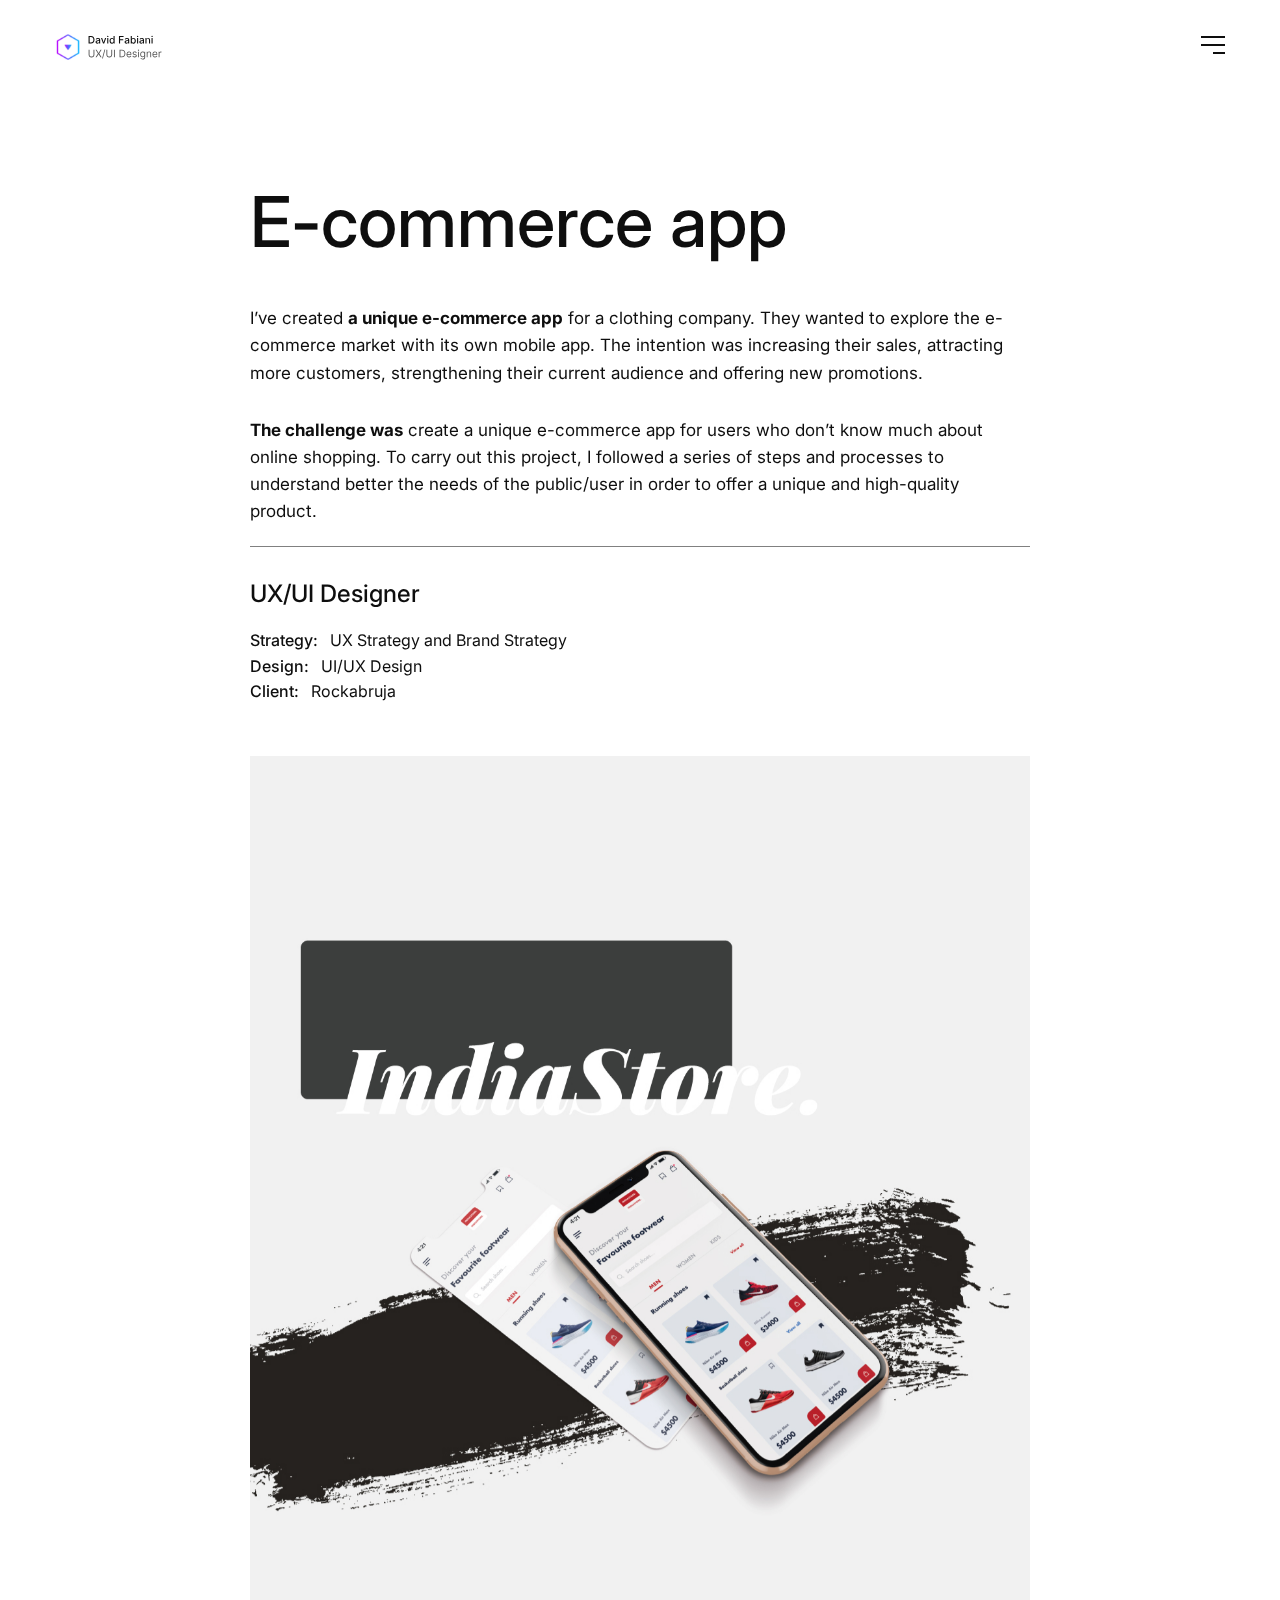
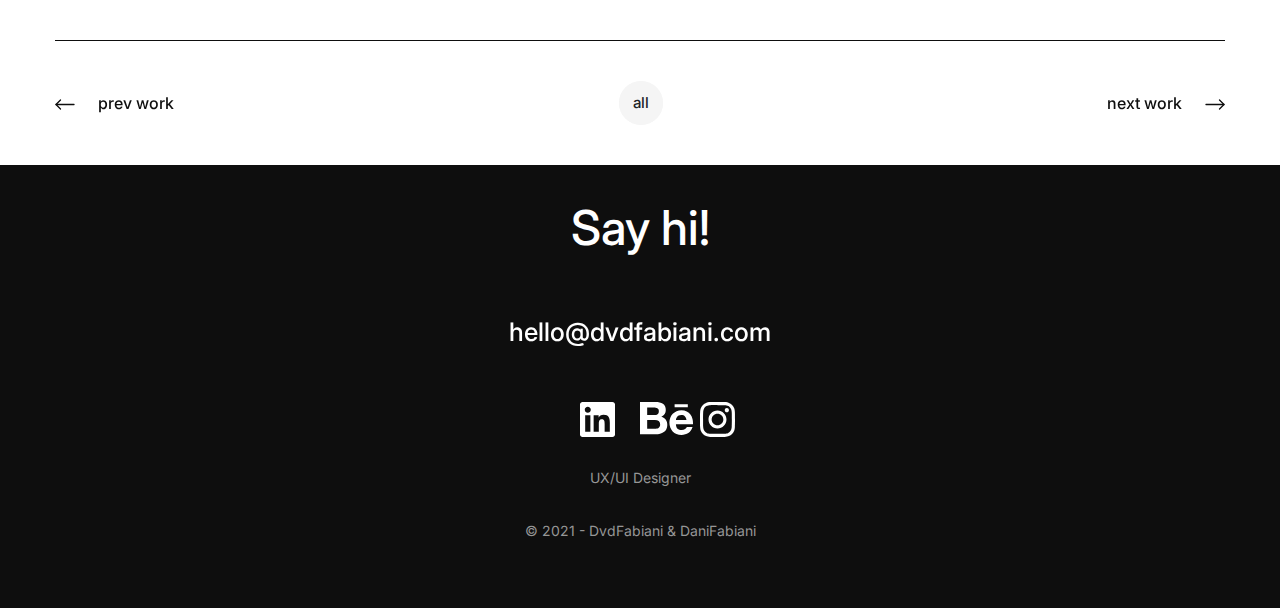
<file: e-commerce-app.html>
<!DOCTYPE html>
<html lang="en">
    <head>
        <meta charset="utf-8">
        <meta http-equiv="X-UA-Compatible" content="IE=edge">
        <title>David Fabiani - E-commerce app</title>
        <meta name="description" content="David Fabiani - a UX/UI Designer Portfolio from the caribbean">
        <meta name="author" content="David Fabiani - a UX/UI Designer Portfolio from the caribbean">
        <link rel="icon" type="image/png" href="assets/images/Dvd-Favicon.png">
        <meta name="viewport" content="width=device-width, initial-scale=1, shrink-to-fit=no">
        <!-- Google Fonts -->
        <link href="https://fonts.googleapis.com/css2?family=Inter:wght@400;500;700&display=swap" rel="stylesheet">
        <!-- START: Styles -->
        <!-- Swiper -->
        <link rel="stylesheet" href="assets/vendor/swiper/dist/css/swiper.min.css" />
        <!-- Fancybox -->
        <link rel="stylesheet" href="assets/vendor/fancybox/dist/jquery.fancybox.min.css" />
        <!-- Themebau -->
        <link rel="stylesheet" href="assets/css/themebau.min.css">
        <!-- Custom Styles -->
        <link rel="stylesheet" href="assets/css/custom.css">
        <!-- END: Styles -->
        <!-- jQuery -->
        <script src="assets/vendor/jquery/dist/jquery.min.js"></script>
    </head>
    <body>
        <header class="navbar navbar-top navbar-expand">
            <div class="container">
                <a class="navbar-brand" href="index.html">
                    <img width="107" src="assets/images/Logo-Nombre-Header.svg" alt="">
                </a>
                <a class="navbar-toggle" href="#navbar-mobile-style-2" data-fancybox data-base-class="fancybox-navbar" data-keyboard="false" data-auto-focus="false" data-touch="false" data-close-existing="true" data-small-btn="false" data-toolbar="false">
                    <span></span>
                    <span></span>
                    <span></span>
                </a>
        </header>
        <!-- hamburguer menu -->
        <div class="navbar navbar-mobile navbar-mobile-style-2" id="navbar-mobile-style-2">
            <div class="shape justify-content-end">           
                <svg data-rellax-speed="0" width="544" height="362" viewBox="0 0 544 362" fill="none" xmlns="http://www.w3.org/2000/svg">
                    <circle cx="320.5" cy="41.5" r="320.5" fill="#ececec" />
                </svg>
            </div>
            <div class="navbar-head">
                <div class="container">
                    <a class="navbar-brand" href="index.html">
                        <img width="107" src="assets/images/Dvd-Logo.png" alt="">
                    </a>
                    <a class="navbar-toggle" href="#" data-fancybox-close>
                        <span></span>
                        <span></span>
                        <span></span>
                    </a>
                </div>
            </div>
            <div class="container">
                <div class="row gh-1 justify-content-center">
                    <div class="col-12 col-md-7 col-lg-5 col-xl-4">
                        <div class="navbar-body">
                            <ul class="nav navbar-nav navbar-nav-collapse">
                                <li class="nav-item navbar-collapse">
                                    <a href="index.html" class="nav-link" role="button" aria-expanded="false" aria-controls="navbarCollapseContact">
                                        <span class="nav-link-name">home</span>
                                        <svg class="collapse-icon" width="7" height="12" viewBox="0 0 7 12" fill="none" xmlns="http://www.w3.org/2000/svg">
                                            <path d="M1 11L6 6L1 1" stroke="currentColor" stroke-width="1.5" stroke-linecap="round" stroke-linejoin="round"/>
                                        </svg>
                                    </a>
                                </li>
                                <li class="nav-item navbar-collapse active">
                                    <a href="work.html" class="nav-link" role="button" aria-expanded="false" aria-controls="navbarCollapseContact">
                                        <span class="nav-link-name">work</span>
                                        <svg class="collapse-icon" width="7" height="12" viewBox="0 0 7 12" fill="none" xmlns="http://www.w3.org/2000/svg">
                                            <path d="M1 11L6 6L1 1" stroke="currentColor" stroke-width="1.5" stroke-linecap="round" stroke-linejoin="round"/>
                                        </svg>
                                    </a>
                                </li>
                                <li class="nav-item navbar-collapse">
                                    <a href="about-me.html" class="nav-link" role="button" aria-expanded="false" aria-controls="navbarCollapseContact">
                                        <span class="nav-link-name">about</span>
                                        <svg class="collapse-icon" width="7" height="12" viewBox="0 0 7 12" fill="none" xmlns="http://www.w3.org/2000/svg">
                                            <path d="M1 11L6 6L1 1" stroke="currentColor" stroke-width="1.5" stroke-linecap="round" stroke-linejoin="round"/>
                                        </svg>
                                    </a>
                                <li class="nav-item navbar-collapse">
                                    <a href="contact-me.html" class="nav-link" role="button" aria-expanded="false" aria-controls="navbarCollapseContact">
                                        <span class="nav-link-name">contact</span>
                                        <svg class="collapse-icon" width="7" height="12" viewBox="0 0 7 12" fill="none" xmlns="http://www.w3.org/2000/svg">
                                            <path d="M1 11L6 6L1 1" stroke="currentColor" stroke-width="1.5" stroke-linecap="round" stroke-linejoin="round"/>
                                        </svg>
                                    </a>
                                </li>
                            </ul>
                        </div>
                    </div>
                    <div class="col-md-1 d-none d-md-block"></div>
                    <div class="col-12 col-md-4 col-lg-4 col-xl-3">
                        <div class="navbar-footer">
                            <div class="mb-60">
                                <p class="lead mb-17 font-weight-medium">Contact info:</p>
                                <ul class="list-group borderless font-size-17">
                                    <li class="list-group-item">Email: <a href="mailto:hello@dvdfabiani.com?subject=Test%20Address%20Email">hello@dvdfabiani.com</a></li>
                                    <!-- <li class="list-group-item">Phone: <a href="callto:+1 202-358-0309">+1 202-358-0309</a></li> -->
                                </ul>
                            </div>
                            <!-- <div class="mb-60">
                                <p class="lead mb-17 font-weight-medium">Address:</p>
                                <ul class="list-group borderless font-size-17">
                                    <li class="list-group-item">2260 Lady Bug Drive,</li>
                                    <li class="list-group-item">New York, NY 10011</li>
                                </ul>
                            </div> -->
                            <ul class="nav nav-gap-sm navbar-nav nav-social align-items-center mt-n10" >
                                <li class="nav-item" >
                                    <a href="https://www.linkedin.com/in/dvdfabiani/?locale=en_US" class="nav-link" target="_blank" >
                                        <svg width="25" viewBox="0 0 24 24" fill="none" xmlns="http://www.w3.org/2000/svg">
                                            <path d="M20.447 20.452h-3.554v-5.569c0-1.328-.027-3.037-1.852-3.037-1.853 0-2.136 1.445-2.136 2.939v5.667H9.351V9h3.414v1.561h.046c.477-.9 1.637-1.85 3.37-1.85 3.601 0 4.267 2.37 4.267 5.455v6.286zM5.337 7.433c-1.144 0-2.063-.926-2.063-2.065 0-1.138.92-2.063 2.063-2.063 1.14 0 2.064.925 2.064 2.063 0 1.139-.925 2.065-2.064 2.065zm1.782 13.019H3.555V9h3.564v11.452zM22.225 0H1.771C.792 0 0 .774 0 1.729v20.542C0 23.227.792 24 1.771 24h20.451C23.2 24 24 23.227 24 22.271V1.729C24 .774 23.2 0 22.222 0h.003z" fill="currentColor"/>
                                        </svg>
                                    </a>
                                </li>
                                <li class="nav-item">
                                    <a href="https://www.behance.net/dvdfabiani" class="nav-link" target="_blank" >
                                        <svg width="25" viewBox="0 0 24 24" fill="none" xmlns="http://www.w3.org/2000/svg">
                                            <path d="M0 4.4804V19.243h7.1554c.6613 0 1.3078-.0832 1.9297-.248.6288-.1654 1.1905-.4203 1.6792-.7661.485-.3431.8784-.788 1.1677-1.3369.2862-.542.4294-1.187.4294-1.9354 0-.9232-.219-1.7109-.6675-2.369-.446-.6542-1.1187-1.1139-2.0274-1.3746.6674-.3161 1.1658-.7227 1.506-1.2177.3371-.4967.5058-1.1174.5058-1.8607 0-.6873-.1127-1.2677-.3375-1.7318-.2306-.4709-.552-.8452-.9632-1.1266-.4176-.2808-.912-.4857-1.4912-.6085-.5827-.1261-1.22-.1872-1.9264-.1872zm15.6674.9903v1.4567h5.9844V5.4707zM3.2509 6.9947h3.0407c.2873 0 .5683.0204.8359.0731.2728.0466.508.134.716.2595.2096.1205.3754.293.501.5132.1208.2203.1806.5038.1806.8474 0 .6189-.1811 1.0702-.5551 1.3426-.3778.2775-.8543.4147-1.4304.4147H3.2509zm15.545 1.2564c-.819 0-1.5587.1462-2.2294.436-.6705.2904-1.2463.6875-1.7318 1.1915-.4846.5011-.8535 1.0986-1.12 1.7909-.2612.69-.3942 1.4366-.3942 2.236 0 .8268.1284 1.5891.3835 2.2786.258.6923.6198 1.2822 1.0856 1.781.478.4967 1.046.8784 1.726 1.1497.6806.269 1.4382.4048 2.2803.4048 1.208 0 2.2446-.2771 3.0949-.8326.8599-.5528 1.4902-1.471 1.9058-2.7574h-2.585c-.1.3307-.359.649-.784.9467-.4295.2988-.9417.4492-1.534.4492-.8233 0-1.4588-.2168-1.8985-.6462-.4412-.4294-.7267-1.2289-.7267-2.0742h7.713c.0552-.8291-.0122-1.6218-.2045-2.3797-.1938-.7601-.5033-1.4365-.9393-2.029-.4355-.5931-.9904-1.0667-1.667-1.4165-.6788-.3543-1.4703-.5288-2.3747-.5288zm-.0887 2.217c.7209 0 1.3126.2092 1.6612.5954.3503.389.6065.9432.6766 1.6915h-4.7766c.0136-.2085.058-.4444.1339-.7045.0749-.2668.2039-.5164.3933-.753.1905-.2326.4402-.431.744-.5896.3109-.1608.6986-.2397 1.1676-.2397zM3.251 12.664h3.5334c.6996 0 1.2682.1602 1.6948.4836.4259.328.6405.8685.6405 1.6292 0 .3885-.0632.7094-.1946.9566-.131.2495-.3106.4466-.528.5896-.2172.1491-.4753.2498-.7661.3137-.2862.0639-.5905.092-.9115.092H3.2509z" fill="currentColor"/>
                                        </svg>
                                    </a>
                                </li>
                                <li class="nav-item">
                                    <a href="https://www.instagram.com/dvdfabiani.design/" class="nav-link" target="_blank" >
                                        <svg width="25" viewBox="0 0 24 24" fill="none" xmlns="http://www.w3.org/2000/svg">
                                            <path d="M12 0C8.74 0 8.333.015 7.053.072 5.775.132 4.905.333 4.14.63c-.789.306-1.459.717-2.126 1.384S.935 3.35.63 4.14C.333 4.905.131 5.775.072 7.053.012 8.333 0 8.74 0 12s.015 3.667.072 4.947c.06 1.277.261 2.148.558 2.913.306.788.717 1.459 1.384 2.126.667.666 1.336 1.079 2.126 1.384.766.296 1.636.499 2.913.558C8.333 23.988 8.74 24 12 24s3.667-.015 4.947-.072c1.277-.06 2.148-.262 2.913-.558.788-.306 1.459-.718 2.126-1.384.666-.667 1.079-1.335 1.384-2.126.296-.765.499-1.636.558-2.913.06-1.28.072-1.687.072-4.947s-.015-3.667-.072-4.947c-.06-1.277-.262-2.149-.558-2.913-.306-.789-.718-1.459-1.384-2.126C21.319 1.347 20.651.935 19.86.63c-.765-.297-1.636-.499-2.913-.558C15.667.012 15.26 0 12 0zm0 2.16c3.203 0 3.585.016 4.85.071 1.17.055 1.805.249 2.227.415.562.217.96.477 1.382.896.419.42.679.819.896 1.381.164.422.36 1.057.413 2.227.057 1.266.07 1.646.07 4.85s-.015 3.585-.074 4.85c-.061 1.17-.256 1.805-.421 2.227-.224.562-.479.96-.899 1.382-.419.419-.824.679-1.38.896-.42.164-1.065.36-2.235.413-1.274.057-1.649.07-4.859.07-3.211 0-3.586-.015-4.859-.074-1.171-.061-1.816-.256-2.236-.421-.569-.224-.96-.479-1.379-.899-.421-.419-.69-.824-.9-1.38-.165-.42-.359-1.065-.42-2.235-.045-1.26-.061-1.649-.061-4.844 0-3.196.016-3.586.061-4.861.061-1.17.255-1.814.42-2.234.21-.57.479-.96.9-1.381.419-.419.81-.689 1.379-.898.42-.166 1.051-.361 2.221-.421 1.275-.045 1.65-.06 4.859-.06l.045.03zm0 3.678c-3.405 0-6.162 2.76-6.162 6.162 0 3.405 2.76 6.162 6.162 6.162 3.405 0 6.162-2.76 6.162-6.162 0-3.405-2.76-6.162-6.162-6.162zM12 16c-2.21 0-4-1.79-4-4s1.79-4 4-4 4 1.79 4 4-1.79 4-4 4zm7.846-10.405c0 .795-.646 1.44-1.44 1.44-.795 0-1.44-.646-1.44-1.44 0-.794.646-1.439 1.44-1.439.793-.001 1.44.645 1.44 1.439z" fill="currentColor"/>
                                        </svg>
                                    </a>
                                </li>
                            </ul>
                        </div>
                    </div>
                </div>
            </div>
        </div>
        <!-- main -->
        <div class="content-wrap">
            <div class="container">
                <div class="row justify-content-center text-left pt-60 pb-130 mt-30">
                    <div class="col-12 col-lg-8">
                        <h1 class="h1 mb-n10 show-on-scroll" data-show-duration="500" data-show-distance="50">E-commerce app</h1>
                        <br>
                        <br>
                            <div class="tab-pane" id="profile" role="tabpanel" aria-labelledby="profile-tab">
                                <p class="mb-30">I’ve created <strong>a unique e-commerce app</strong> for a clothing company. They wanted to explore the e-commerce market with its own mobile app. The intention was increasing their sales, attracting more customers, strengthening their current audience and offering new promotions.</p>
                            </div>        
                            <div class="tab-pane" id="profile" role="tabpanel" aria-labelledby="profile-tab">
                                <p class="mb-30"> <strong>The challenge was</strong> create a unique e-commerce app for users who don’t know much about online shopping.
                                To carry out this project, I followed a series of steps and processes to understand better the needs of the public/user in order to offer a unique and high-quality product.</p>    
                            </div>    
                    </div>
                    <class class="col-12 col-lg-8">
                        <hr class="mt-n10 mb-30">
                        <div class="col-auto">
                        <!-- <h2 class="font-weight-medium mr-8">Task:</h2> -->
                        <h4>UX/UI Designer</h4>
                        <span class="font-weight-medium mr-8">Strategy:</span>
                        <span>UX Strategy and Brand Strategy</span>
                        <br>
                        <span class="font-weight-medium mr-8">Design:</span>                                <span>UI/UX Design</span>
                        <br>
                        <span class="font-weight-medium mr-8">Client:</span>
                        <span>Rockabruja</span>
                        </div> 
                        <br>
                        <br>
                        <img class="w-100 mb-100 show-on-scroll" src="assets/images/IndiaStore/Portada01.jpg" alt="" data-show-duration="800">
                        <img class="w-100 mb-100 show-on-scroll" src="assets/images/IndiaStore/IndiaStore01.jpg" alt="" data-show-duration="800">
                        <img class="w-100 mb-100 show-on-scroll" src="assets/images/IndiaStore/IndiaStore02.jpg" alt="" data-show-duration="800">
                        <img class="w-100 mb-100 show-on-scroll" src="assets/images/IndiaStore/IndiaStore03.jpg" alt="" data-show-duration="800">
                        <img class="w-100 mb-100 show-on-scroll" src="assets/images/IndiaStore/IndiaStore04.jpg" alt="" data-show-duration="800">
                        <img class="w-100 mb-100 show-on-scroll" src="assets/images/IndiaStore/IndiaStore05.jpg" alt="" data-show-duration="800">
                        <img class="w-100 mb-100 show-on-scroll" src="assets/images/IndiaStore/IndiaStore06.jpg" alt="" data-show-duration="800">
                        <img class="w-100 mb-100 show-on-scroll" src="assets/images/IndiaStore/IndiaStore07.jpg" alt="" data-show-duration="800">
                        <img class="w-100 mb-100 show-on-scroll" src="assets/images/IndiaStore/IndiaStore08.jpg" alt="" data-show-duration="800">
                        <img class="w-100 mb-100 show-on-scroll" src="assets/images/IndiaStore/IndiaStore09.jpg" alt="" data-show-duration="800">
                        <img class="w-100 mb-100 show-on-scroll" src="assets/images/IndiaStore/IndiaStore10.jpg" alt="" data-show-duration="800">
                        <img class="w-100 mb-100 show-on-scroll" src="assets/images/IndiaStore/IndiaStore11.jpg" alt="" data-show-duration="800">
                </div>
                <div class="page-navigation mt-160">
                    <a href="transcoin-app.html" class="btn btn-clean"><svg class="icon-arrow icon-arrow-left" width='26' height='11' viewBox='0 0 26 11' fill='none' xmlns='http://www.w3.org/2000/svg'>
                            <path d='M5.5 1L1 5.5L5.5 10' stroke='currentColor' stroke-width='1.3' stroke-linecap='round' stroke-linejoin='round' />
                            <path d='M19 5.5H1' stroke='currentColor' stroke-width='1.3' stroke-linecap='round' stroke-linejoin='round' /></svg>prev<span class="d-none d-sm-inline"> work</span></a>
                    <a href="work.html" class="btn btn-light btn-circle btn-xs">all</a>
                    <a href="netflix-redesign.html" class="btn btn-clean">next<span class="d-none d-sm-inline"> work</span><svg class="icon-arrow icon-arrow-right" width='26' height='11' viewBox='0 0 26 11' fill='none' xmlns='http://www.w3.org/2000/svg'>
                            <path d='M20.5 1L25 5.5L20.5 10' stroke='currentColor' stroke-width='1.3' stroke-linecap='round' stroke-linejoin='round' />
                            <path d='M7 5.5H25' stroke='currentColor' stroke-width='1.3' stroke-linecap='round' stroke-linejoin='round' /></svg></a>
                </div>
            </div>
        </class=>
       <!-- footer -->
       <footer class="footer bg-dark text-white shape-parent overflow-hidden text-center pt-160 pb-60">   
        <div class="shape align-items-end justify-content-center">
            <!-- <svg data-rellax-speed="2" width="641" height="371" viewBox="0 0 641 371" fill="none" xmlns="http://www.w3.org/2000/svg">
                <circle cx="320" cy="320" r="320" fill=" #202020" />
            </svg> -->
        </div>
        <div class="container pt-4"> 
            <p class="nav-link h2 mb-8 mb-md-30 d-none d-md-flex text-white justify-content-center">Say hi!</p> 
            <ul class="nav align-items-center flex-column text-white mb-100">
                <br>
                <li class="nav-item">
                     
                     <!-- <a href="mailto:hello@themebau.com?subject=Test%20Address%20Email" class="nav-link h4 mb-8 mb-md-30 d-md-none">hello@themebau.com</a> -->
                </li>
                <li class="nav-item">
                    <a href="mailto:hello@dvdfabiani.com" class="nav-link h4 mt-8 mt-md-0">hello@dvdfabiani.com</a>
                    <!-- <a href="callto:+1 202-358-0309" class="nav-link h4 mt-8 mt-md-0" >+1 202-358-0309</a>  -->
                </li>
            </ul>
            <br>
            <ul class="nav nav-social nav-gap-sm align-items-center justify-content-center mb-30 text-white">
                <li class="nav-item">
                    <a href="https://www.linkedin.com/in/dvdfabiani/?locale=en_US" class="nav-link" target="_blank" >
                        <img src="./assets/images/linkedinW.svg" alt="">
                    </a>
                </li>
                <li class="nav-item">
                    <a href="https://www.behance.net/dvdfabiani" class="nav-link" target="_blank" >
                        <img src="./assets/images/behanceW.svg" alt="">
                    </a>
                </li>
                <li class="nav-item">
                    <a href="https://www.instagram.com/dvdfabiani.design/" class="nav-link" target="_blank" >
                        <img src="./assets/images/instagramW.svg" alt="">
                    </a>
                </li>
            </ul>
            <div class="footer-copyright mb-5 align-items-center">UX/UI Designer</div>
            <br>
            <div class="footer-copyright mb-5 align-items-center">© 2021 - DvdFabiani & DaniFabiani</div>
        </div>
    </footer>
        <!-- START: Scripts -->
        <!-- Object Fit Polyfill -->
        <script src="assets/vendor/object-fit-images/dist/ofi.min.js"></script>
        <!-- Popper -->
        <script src="assets/vendor/popper.js/dist/umd/popper.min.js"></script>
        <!-- Bootstrap -->
        <script src="assets/vendor/bootstrap/dist/js/bootstrap.min.js"></script>
        <!-- Bootstrap Validator -->
        <script src="assets/vendor/bootstrap-validator/dist/validator.min.js"></script>
        <!-- ImagesLoaded -->
        <script src="assets/vendor/imagesloaded/imagesloaded.pkgd.min.js"></script>
        <!-- Swiper -->
        <script src="assets/vendor/swiper/dist/js/swiper.min.js"></script>
        <!-- Animejs -->
        <script src="assets/vendor/animejs/lib/anime.min.js"></script>
        <!-- Rellax -->
        <script src="assets/vendor/rellax/rellax.min.js"></script>
        <!-- Countdown -->
        <script src="assets/vendor/jquery-countdown/dist/jquery.countdown.min.js"></script>
        <!-- Moment.js -->
        <script src="assets/vendor/moment/min/moment.min.js"></script>
        <script src="assets/vendor/moment-timezone/builds/moment-timezone-with-data.min.js"></script>
        <!-- Isotope -->
        <script src="assets/vendor/isotope-layout/dist/isotope.pkgd.min.js"></script>
        <script src="assets/vendor/isotope-packery/packery-mode.pkgd.min.js"></script>
        <!-- Jarallax -->
        <script src="assets/vendor/jarallax/dist/jarallax.min.js"></script>
        <script src="assets/vendor/jarallax/dist/jarallax-video.min.js"></script>
        <!-- Fancybox -->
        <script src="assets/vendor/fancybox/dist/jquery.fancybox.min.js"></script>
        <!-- Themebau -->
        <script src="assets/js/themebau.min.js"></script>
        <!-- END: Scripts -->
    </body>
</html>
</file>
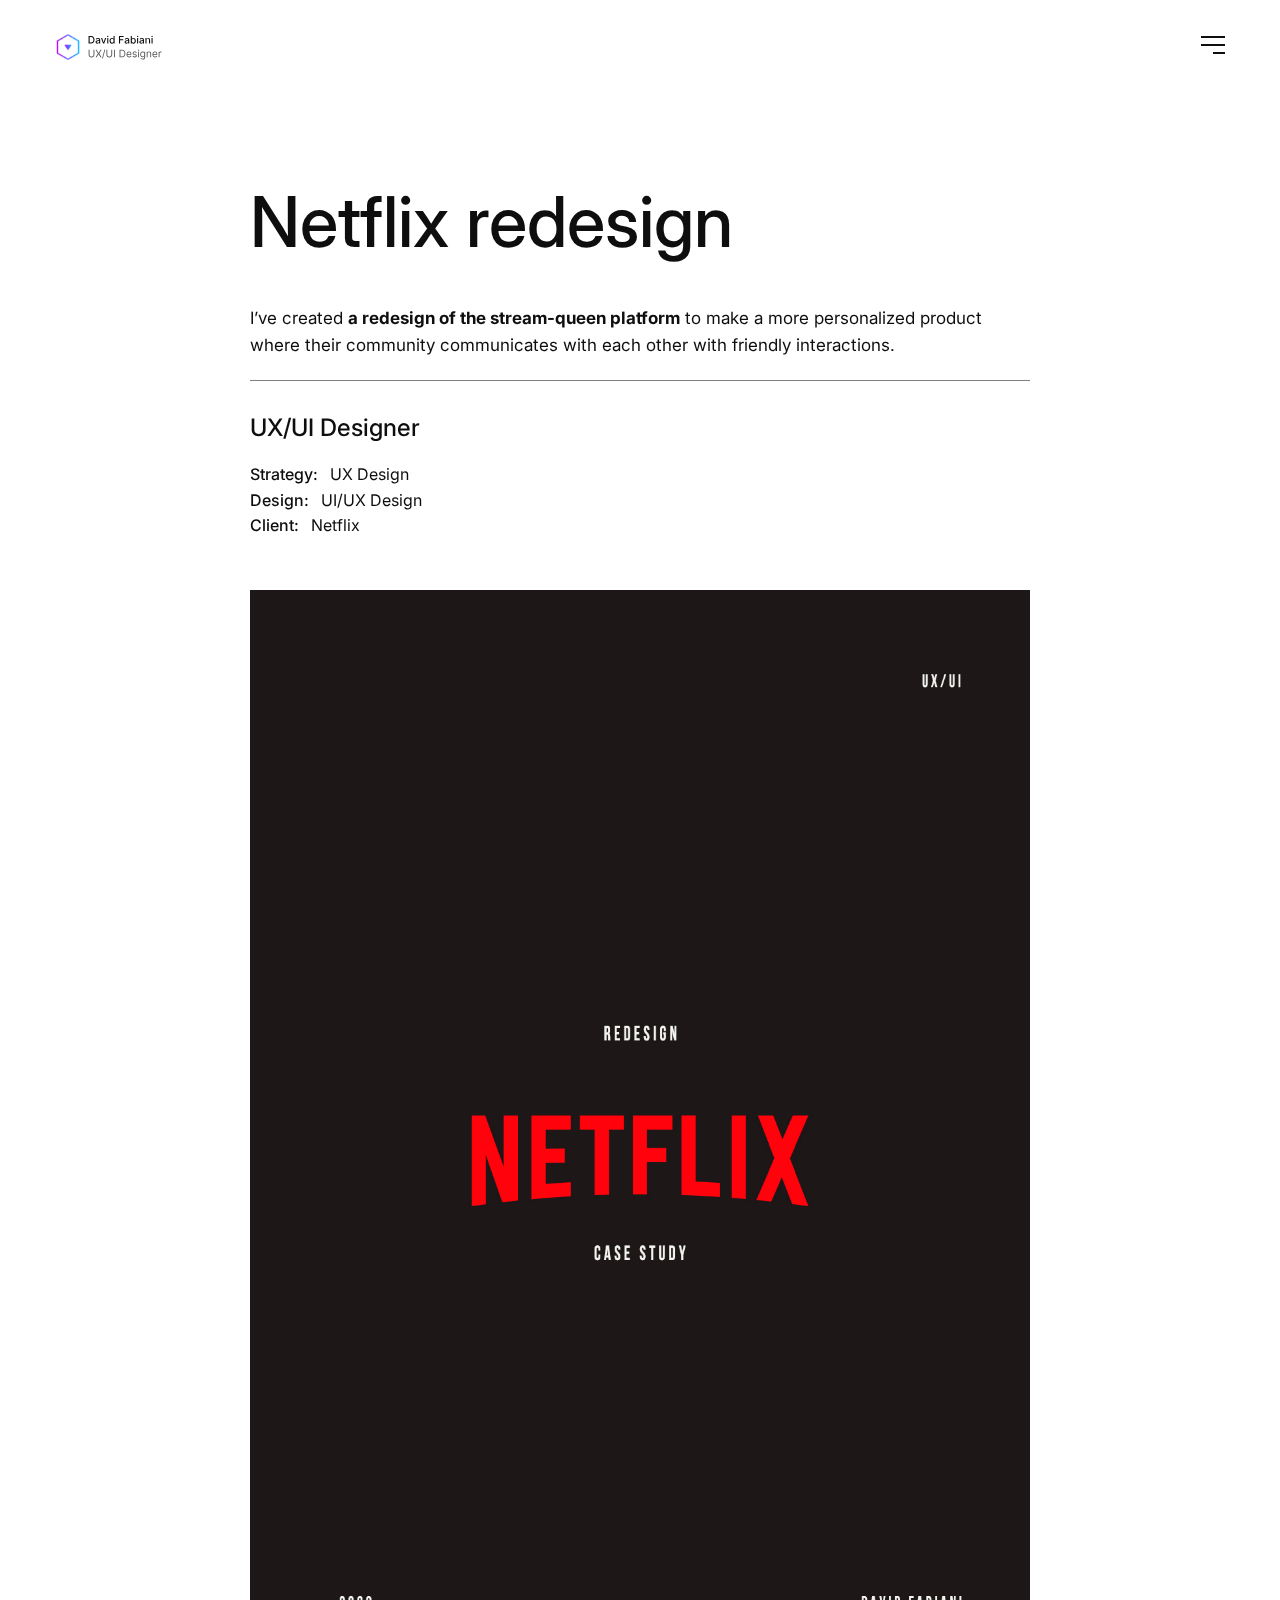
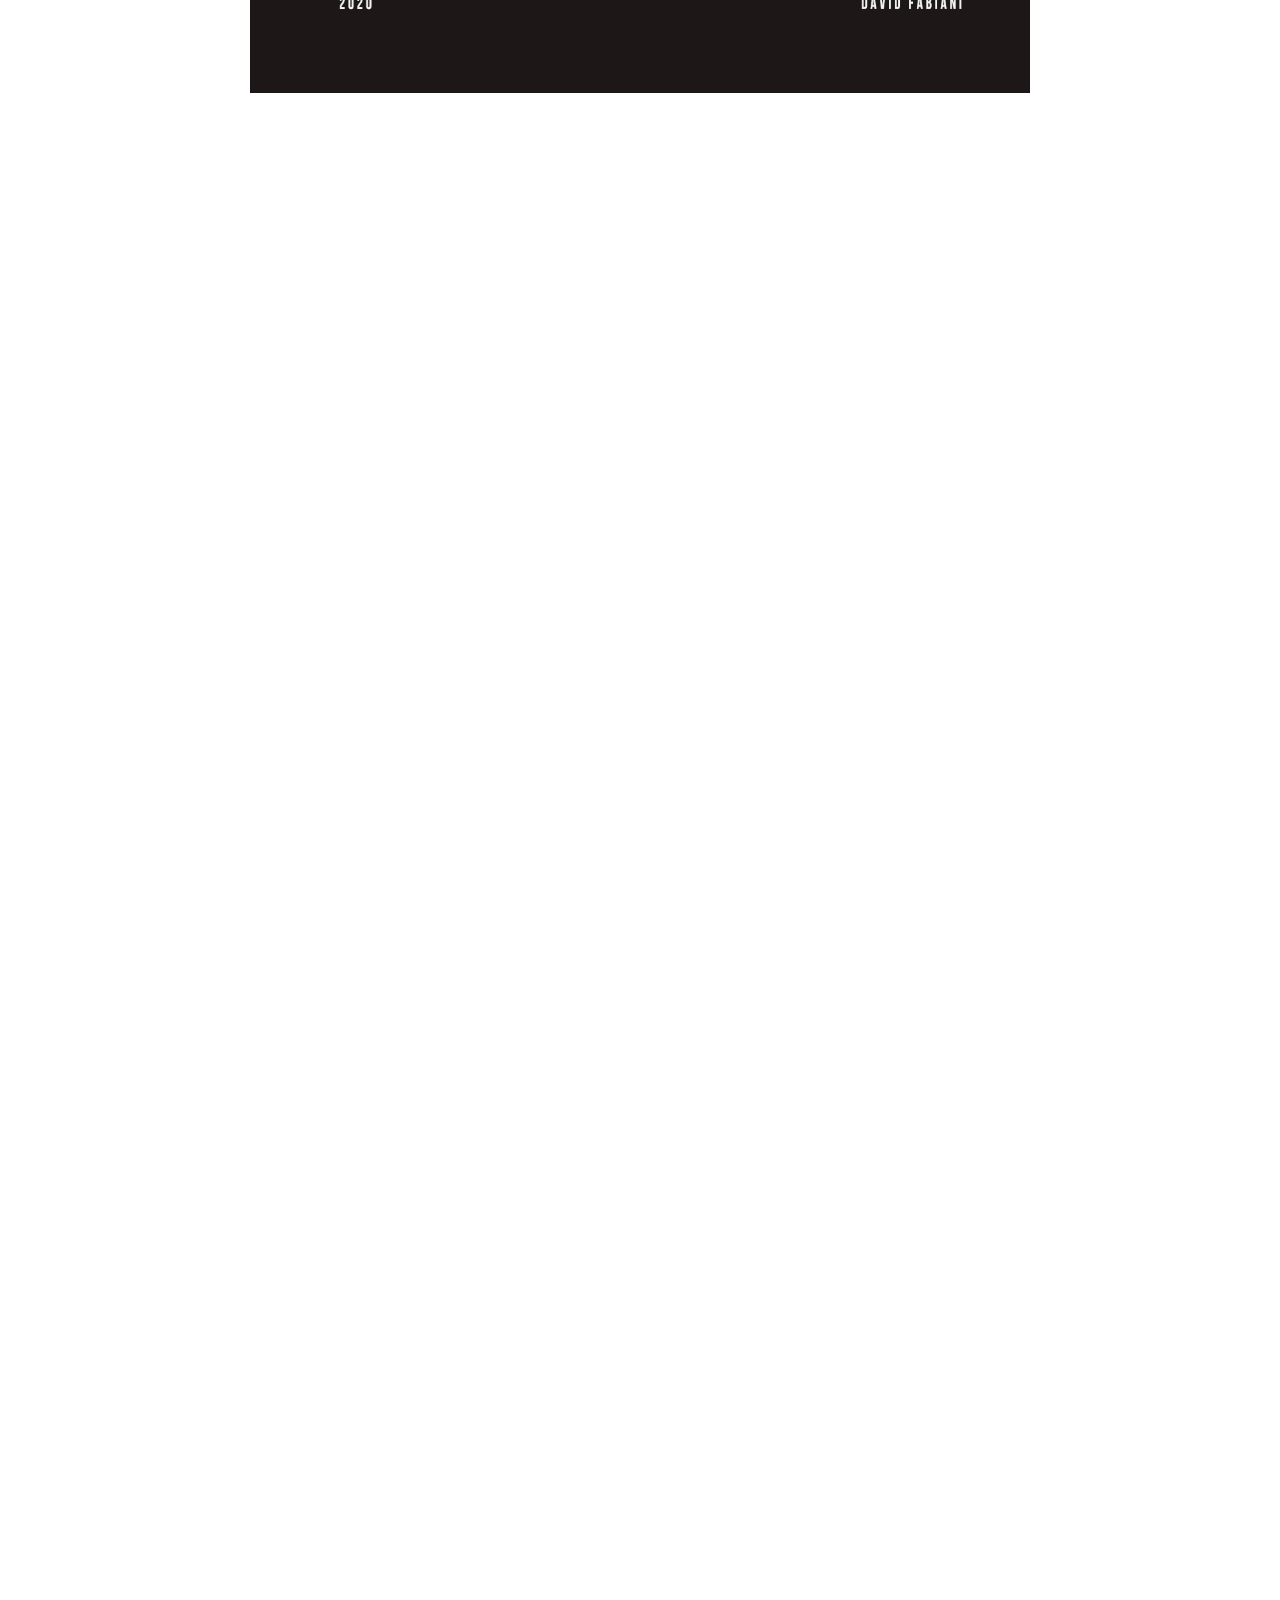
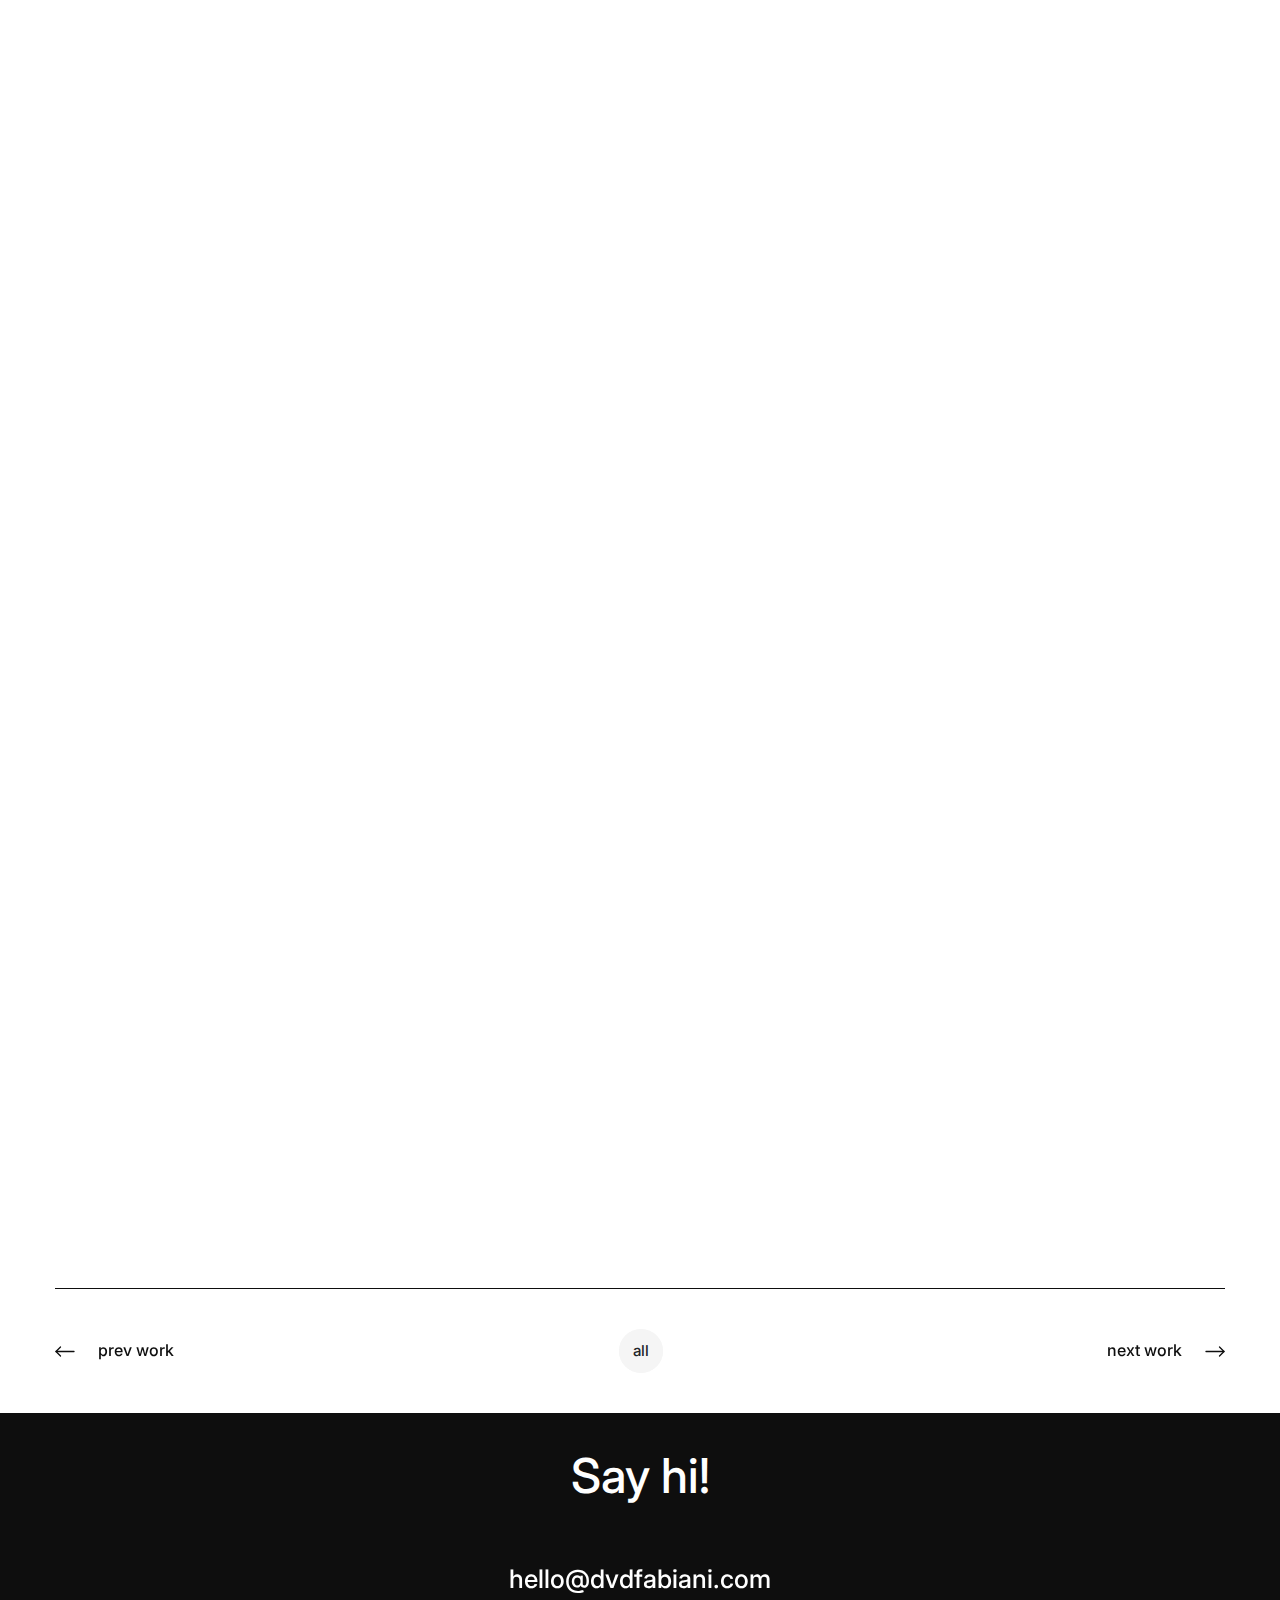
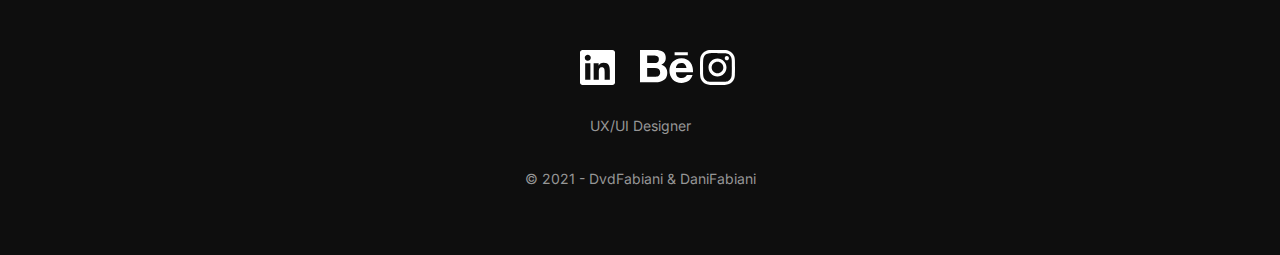
<file: netflix-redesign.html>
<!DOCTYPE html>
<html lang="en">
    <head>
        <meta charset="utf-8">
        <meta http-equiv="X-UA-Compatible" content="IE=edge">
        <title>David Fabiani - Netflix Redesign</title>
        <meta name="description" content="David Fabiani - a UX/UI Designer Portfolio from the caribbean">
        <meta name="author" content="David Fabiani - a UX/UI Designer Portfolio from the caribbean">
        <link rel="icon" type="image/png" href="assets/images/Dvd-Favicon.png">
        <meta name="viewport" content="width=device-width, initial-scale=1, shrink-to-fit=no">
        <!-- Google Fonts -->
        <link href="https://fonts.googleapis.com/css2?family=Inter:wght@400;500;700&display=swap" rel="stylesheet">
        <!-- START: Styles -->
        <!-- Swiper -->
        <link rel="stylesheet" href="assets/vendor/swiper/dist/css/swiper.min.css" />
        <!-- Fancybox -->
        <link rel="stylesheet" href="assets/vendor/fancybox/dist/jquery.fancybox.min.css" />
        <!-- Themebau -->
        <link rel="stylesheet" href="assets/css/themebau.min.css">
        <!-- Custom Styles -->
        <link rel="stylesheet" href="assets/css/custom.css">
        <!-- END: Styles -->
        <!-- jQuery -->
        <script src="assets/vendor/jquery/dist/jquery.min.js"></script>
    </head>
    <body>
        <header class="navbar navbar-top navbar-expand">
            <div class="container">
                <a class="navbar-brand" href="index.html">
                    <img width="107" src="assets/images/Logo-Nombre-Header.svg" alt="">
                </a>
                <a class="navbar-toggle" href="#navbar-mobile-style-2" data-fancybox data-base-class="fancybox-navbar" data-keyboard="false" data-auto-focus="false" data-touch="false" data-close-existing="true" data-small-btn="false" data-toolbar="false">
                    <span></span>
                    <span></span>
                    <span></span>
                </a>
        </header>
        <!-- hamburguer menu -->
        <div class="navbar navbar-mobile navbar-mobile-style-2" id="navbar-mobile-style-2">
            <div class="shape justify-content-end">           
                <svg data-rellax-speed="0" width="544" height="362" viewBox="0 0 544 362" fill="none" xmlns="http://www.w3.org/2000/svg">
                    <circle cx="320.5" cy="41.5" r="320.5" fill="#ececec" />
                </svg>
            </div>
            <div class="navbar-head">
                <div class="container">
                    <a class="navbar-brand" href="index.html">
                        <img width="107" src="assets/images/Dvd-Logo.png" alt="">
                    </a>
                    <a class="navbar-toggle" href="#" data-fancybox-close>
                        <span></span>
                        <span></span>
                        <span></span>
                    </a>
                </div>
            </div>
            <div class="container">
                <div class="row gh-1 justify-content-center">
                    <div class="col-12 col-md-7 col-lg-5 col-xl-4">
                        <div class="navbar-body">
                            <ul class="nav navbar-nav navbar-nav-collapse">
                                <li class="nav-item navbar-collapse">
                                    <a href="index.html" class="nav-link" role="button" aria-expanded="false" aria-controls="navbarCollapseContact">
                                        <span class="nav-link-name">home</span>
                                        <svg class="collapse-icon" width="7" height="12" viewBox="0 0 7 12" fill="none" xmlns="http://www.w3.org/2000/svg">
                                            <path d="M1 11L6 6L1 1" stroke="currentColor" stroke-width="1.5" stroke-linecap="round" stroke-linejoin="round"/>
                                        </svg>
                                    </a>
                                </li>
                                <li class="nav-item navbar-collapse active">
                                    <a href="work.html" class="nav-link" role="button" aria-expanded="false" aria-controls="navbarCollapseContact">
                                        <span class="nav-link-name">work</span>
                                        <svg class="collapse-icon" width="7" height="12" viewBox="0 0 7 12" fill="none" xmlns="http://www.w3.org/2000/svg">
                                            <path d="M1 11L6 6L1 1" stroke="currentColor" stroke-width="1.5" stroke-linecap="round" stroke-linejoin="round"/>
                                        </svg>
                                    </a>
                                </li>
                                <li class="nav-item navbar-collapse">
                                    <a href="about-me.html" class="nav-link" role="button" aria-expanded="false" aria-controls="navbarCollapseContact">
                                        <span class="nav-link-name">about</span>
                                        <svg class="collapse-icon" width="7" height="12" viewBox="0 0 7 12" fill="none" xmlns="http://www.w3.org/2000/svg">
                                            <path d="M1 11L6 6L1 1" stroke="currentColor" stroke-width="1.5" stroke-linecap="round" stroke-linejoin="round"/>
                                        </svg>
                                    </a>
                                <li class="nav-item navbar-collapse">
                                    <a href="contact-me.html" class="nav-link" role="button" aria-expanded="false" aria-controls="navbarCollapseContact">
                                        <span class="nav-link-name">contact</span>
                                        <svg class="collapse-icon" width="7" height="12" viewBox="0 0 7 12" fill="none" xmlns="http://www.w3.org/2000/svg">
                                            <path d="M1 11L6 6L1 1" stroke="currentColor" stroke-width="1.5" stroke-linecap="round" stroke-linejoin="round"/>
                                        </svg>
                                    </a>
                                </li>
                            </ul>
                        </div>
                    </div>
                    <div class="col-md-1 d-none d-md-block"></div>
                    <div class="col-12 col-md-4 col-lg-4 col-xl-3">
                        <div class="navbar-footer">
                            <div class="mb-60">
                                <p class="lead mb-17 font-weight-medium">Contact info:</p>
                                <ul class="list-group borderless font-size-17">
                                    <li class="list-group-item">Email: <a href="mailto:hello@dvdfabiani.com?subject=Test%20Address%20Email">hello@dvdfabiani.com</a></li>
                                    <!-- <li class="list-group-item">Phone: <a href="callto:+1 202-358-0309">+1 202-358-0309</a></li> -->
                                </ul>
                            </div>
                            <!-- <div class="mb-60">
                                <p class="lead mb-17 font-weight-medium">Address:</p>
                                <ul class="list-group borderless font-size-17">
                                    <li class="list-group-item">2260 Lady Bug Drive,</li>
                                    <li class="list-group-item">New York, NY 10011</li>
                                </ul>
                            </div> -->
                            <ul class="nav nav-gap-sm navbar-nav nav-social align-items-center mt-n10" >
                                <li class="nav-item" >
                                    <a href="https://www.linkedin.com/in/dvdfabiani/?locale=en_US" class="nav-link" target="_blank" >
                                        <svg width="25" viewBox="0 0 24 24" fill="none" xmlns="http://www.w3.org/2000/svg">
                                            <path d="M20.447 20.452h-3.554v-5.569c0-1.328-.027-3.037-1.852-3.037-1.853 0-2.136 1.445-2.136 2.939v5.667H9.351V9h3.414v1.561h.046c.477-.9 1.637-1.85 3.37-1.85 3.601 0 4.267 2.37 4.267 5.455v6.286zM5.337 7.433c-1.144 0-2.063-.926-2.063-2.065 0-1.138.92-2.063 2.063-2.063 1.14 0 2.064.925 2.064 2.063 0 1.139-.925 2.065-2.064 2.065zm1.782 13.019H3.555V9h3.564v11.452zM22.225 0H1.771C.792 0 0 .774 0 1.729v20.542C0 23.227.792 24 1.771 24h20.451C23.2 24 24 23.227 24 22.271V1.729C24 .774 23.2 0 22.222 0h.003z" fill="currentColor"/>
                                        </svg>
                                    </a>
                                </li>
                                <li class="nav-item">
                                    <a href="https://www.behance.net/dvdfabiani" class="nav-link" target="_blank" >
                                        <svg width="25" viewBox="0 0 24 24" fill="none" xmlns="http://www.w3.org/2000/svg">
                                            <path d="M0 4.4804V19.243h7.1554c.6613 0 1.3078-.0832 1.9297-.248.6288-.1654 1.1905-.4203 1.6792-.7661.485-.3431.8784-.788 1.1677-1.3369.2862-.542.4294-1.187.4294-1.9354 0-.9232-.219-1.7109-.6675-2.369-.446-.6542-1.1187-1.1139-2.0274-1.3746.6674-.3161 1.1658-.7227 1.506-1.2177.3371-.4967.5058-1.1174.5058-1.8607 0-.6873-.1127-1.2677-.3375-1.7318-.2306-.4709-.552-.8452-.9632-1.1266-.4176-.2808-.912-.4857-1.4912-.6085-.5827-.1261-1.22-.1872-1.9264-.1872zm15.6674.9903v1.4567h5.9844V5.4707zM3.2509 6.9947h3.0407c.2873 0 .5683.0204.8359.0731.2728.0466.508.134.716.2595.2096.1205.3754.293.501.5132.1208.2203.1806.5038.1806.8474 0 .6189-.1811 1.0702-.5551 1.3426-.3778.2775-.8543.4147-1.4304.4147H3.2509zm15.545 1.2564c-.819 0-1.5587.1462-2.2294.436-.6705.2904-1.2463.6875-1.7318 1.1915-.4846.5011-.8535 1.0986-1.12 1.7909-.2612.69-.3942 1.4366-.3942 2.236 0 .8268.1284 1.5891.3835 2.2786.258.6923.6198 1.2822 1.0856 1.781.478.4967 1.046.8784 1.726 1.1497.6806.269 1.4382.4048 2.2803.4048 1.208 0 2.2446-.2771 3.0949-.8326.8599-.5528 1.4902-1.471 1.9058-2.7574h-2.585c-.1.3307-.359.649-.784.9467-.4295.2988-.9417.4492-1.534.4492-.8233 0-1.4588-.2168-1.8985-.6462-.4412-.4294-.7267-1.2289-.7267-2.0742h7.713c.0552-.8291-.0122-1.6218-.2045-2.3797-.1938-.7601-.5033-1.4365-.9393-2.029-.4355-.5931-.9904-1.0667-1.667-1.4165-.6788-.3543-1.4703-.5288-2.3747-.5288zm-.0887 2.217c.7209 0 1.3126.2092 1.6612.5954.3503.389.6065.9432.6766 1.6915h-4.7766c.0136-.2085.058-.4444.1339-.7045.0749-.2668.2039-.5164.3933-.753.1905-.2326.4402-.431.744-.5896.3109-.1608.6986-.2397 1.1676-.2397zM3.251 12.664h3.5334c.6996 0 1.2682.1602 1.6948.4836.4259.328.6405.8685.6405 1.6292 0 .3885-.0632.7094-.1946.9566-.131.2495-.3106.4466-.528.5896-.2172.1491-.4753.2498-.7661.3137-.2862.0639-.5905.092-.9115.092H3.2509z" fill="currentColor"/>
                                        </svg>
                                    </a>
                                </li>
                                <li class="nav-item">
                                    <a href="https://www.instagram.com/dvdfabiani.design/" class="nav-link" target="_blank" >
                                        <svg width="25" viewBox="0 0 24 24" fill="none" xmlns="http://www.w3.org/2000/svg">
                                            <path d="M12 0C8.74 0 8.333.015 7.053.072 5.775.132 4.905.333 4.14.63c-.789.306-1.459.717-2.126 1.384S.935 3.35.63 4.14C.333 4.905.131 5.775.072 7.053.012 8.333 0 8.74 0 12s.015 3.667.072 4.947c.06 1.277.261 2.148.558 2.913.306.788.717 1.459 1.384 2.126.667.666 1.336 1.079 2.126 1.384.766.296 1.636.499 2.913.558C8.333 23.988 8.74 24 12 24s3.667-.015 4.947-.072c1.277-.06 2.148-.262 2.913-.558.788-.306 1.459-.718 2.126-1.384.666-.667 1.079-1.335 1.384-2.126.296-.765.499-1.636.558-2.913.06-1.28.072-1.687.072-4.947s-.015-3.667-.072-4.947c-.06-1.277-.262-2.149-.558-2.913-.306-.789-.718-1.459-1.384-2.126C21.319 1.347 20.651.935 19.86.63c-.765-.297-1.636-.499-2.913-.558C15.667.012 15.26 0 12 0zm0 2.16c3.203 0 3.585.016 4.85.071 1.17.055 1.805.249 2.227.415.562.217.96.477 1.382.896.419.42.679.819.896 1.381.164.422.36 1.057.413 2.227.057 1.266.07 1.646.07 4.85s-.015 3.585-.074 4.85c-.061 1.17-.256 1.805-.421 2.227-.224.562-.479.96-.899 1.382-.419.419-.824.679-1.38.896-.42.164-1.065.36-2.235.413-1.274.057-1.649.07-4.859.07-3.211 0-3.586-.015-4.859-.074-1.171-.061-1.816-.256-2.236-.421-.569-.224-.96-.479-1.379-.899-.421-.419-.69-.824-.9-1.38-.165-.42-.359-1.065-.42-2.235-.045-1.26-.061-1.649-.061-4.844 0-3.196.016-3.586.061-4.861.061-1.17.255-1.814.42-2.234.21-.57.479-.96.9-1.381.419-.419.81-.689 1.379-.898.42-.166 1.051-.361 2.221-.421 1.275-.045 1.65-.06 4.859-.06l.045.03zm0 3.678c-3.405 0-6.162 2.76-6.162 6.162 0 3.405 2.76 6.162 6.162 6.162 3.405 0 6.162-2.76 6.162-6.162 0-3.405-2.76-6.162-6.162-6.162zM12 16c-2.21 0-4-1.79-4-4s1.79-4 4-4 4 1.79 4 4-1.79 4-4 4zm7.846-10.405c0 .795-.646 1.44-1.44 1.44-.795 0-1.44-.646-1.44-1.44 0-.794.646-1.439 1.44-1.439.793-.001 1.44.645 1.44 1.439z" fill="currentColor"/>
                                        </svg>
                                    </a>
                                </li>
                            </ul>
                        </div>
                    </div>
                </div>
            </div>
        </div>
        <!-- main -->
        <div class="content-wrap">
            <div class="container">
                <div class="row justify-content-center text-left pt-60 pb-130 mt-30">
                    <div class="col-12 col-lg-8">
                        <h1 class="h1 mb-n10 show-on-scroll" data-show-duration="500" data-show-distance="50">Netflix redesign</h1>
                        <br>
                        <br>
                            <div class="tab-pane" id="profile" role="tabpanel" aria-labelledby="profile-tab">
                                <p class="mb-30">I’ve created <strong>a redesign of the stream-queen platform</strong> to make a more personalized product where their community communicates with each other with friendly interactions.</p>
                            </div>         
                    </div>
                    <class class="col-12 col-lg-8">
                        <hr class="mt-n10 mb-30">
                        <div class="col-auto">
                        <!-- <h2 class="font-weight-medium mr-8">Task:</h2> -->
                        <h4>UX/UI Designer</h4>
                        <span class="font-weight-medium mr-8">Strategy:</span>
                        <span>UX Design</span>
                        <br>
                        <span class="font-weight-medium mr-8">Design:</span>    
                        <span>UI/UX Design</span>
                        <br>
                        <span class="font-weight-medium mr-8">Client:</span>
                        <span>Netflix</span>
                        </div> 
                        <br>
                        <br>
                        <img class="w-100 mb-100 show-on-scroll" src="assets/images/Netflix/Portada01.jpg" alt="" data-show-duration="800">
                        <img class="w-100 mb-100 show-on-scroll" src="assets/images/Netflix/Netflix02.jpg" alt="" data-show-duration="800">
                        <img class="w-100 mb-100 show-on-scroll" src="assets/images/Netflix/Netflix03.jpg" alt="" data-show-duration="800">
                        <img class="w-100 mb-100 show-on-scroll" src="assets/images/Netflix/Netflix04.jpg" alt="" data-show-duration="800">
                        <img class="w-100 mb-100 show-on-scroll" src="assets/images/Netflix/Netflix05.jpg" alt="" data-show-duration="800">
                        <img class="w-100 mb-100 show-on-scroll" src="assets/images/Netflix/Netflix06.jpg" alt="" data-show-duration="800">
                        <img class="w-100 mb-100 show-on-scroll" src="assets/images/Netflix/Netflix07.jpg" alt="" data-show-duration="800">
                        <img class="w-100 mb-100 show-on-scroll" src="assets/images/Netflix/Netflix08.jpg" alt="" data-show-duration="800">
                        <img class="w-100 mb-100 show-on-scroll" src="assets/images/Netflix/Netflix09.jpg" alt="" data-show-duration="800">
                </div>
                <div class="page-navigation mt-160">
                    <a href="e-commerce-app.html" class="btn btn-clean"><svg class="icon-arrow icon-arrow-left" width='26' height='11' viewBox='0 0 26 11' fill='none' xmlns='http://www.w3.org/2000/svg'>
                            <path d='M5.5 1L1 5.5L5.5 10' stroke='currentColor' stroke-width='1.3' stroke-linecap='round' stroke-linejoin='round' />
                            <path d='M19 5.5H1' stroke='currentColor' stroke-width='1.3' stroke-linecap='round' stroke-linejoin='round' /></svg>prev<span class="d-none d-sm-inline"> work</span></a>
                    <a href="work.html" class="btn btn-light btn-circle btn-xs">all</a>
                    <a href="transcoin-app" class="btn btn-clean">next<span class="d-none d-sm-inline"> work</span><svg class="icon-arrow icon-arrow-right" width='26' height='11' viewBox='0 0 26 11' fill='none' xmlns='http://www.w3.org/2000/svg'>
                            <path d='M20.5 1L25 5.5L20.5 10' stroke='currentColor' stroke-width='1.3' stroke-linecap='round' stroke-linejoin='round' />
                            <path d='M7 5.5H25' stroke='currentColor' stroke-width='1.3' stroke-linecap='round' stroke-linejoin='round' /></svg></a>
                </div>
            </div>
        </class=>
       <!-- footer -->
       <footer class="footer bg-dark text-white shape-parent overflow-hidden text-center pt-160 pb-60">   
        <div class="shape align-items-end justify-content-center">
            <!-- <svg data-rellax-speed="2" width="641" height="371" viewBox="0 0 641 371" fill="none" xmlns="http://www.w3.org/2000/svg">
                <circle cx="320" cy="320" r="320" fill=" #202020" />
            </svg> -->
        </div>
        <div class="container pt-4"> 
            <p class="nav-link h2 mb-8 mb-md-30 d-none d-md-flex text-white justify-content-center">Say hi!</p> 
            <ul class="nav align-items-center flex-column text-white mb-100">
                <br>
                <li class="nav-item">
                     
                     <!-- <a href="mailto:hello@themebau.com?subject=Test%20Address%20Email" class="nav-link h4 mb-8 mb-md-30 d-md-none">hello@themebau.com</a> -->
                </li>
                <li class="nav-item">
                    <a href="mailto:hello@dvdfabiani.com" class="nav-link h4 mt-8 mt-md-0">hello@dvdfabiani.com</a>
                    <!-- <a href="callto:+1 202-358-0309" class="nav-link h4 mt-8 mt-md-0" >+1 202-358-0309</a>  -->
                </li>
            </ul>
            <br>
            <ul class="nav nav-social nav-gap-sm align-items-center justify-content-center mb-30 text-white">
                <li class="nav-item">
                    <a href="https://www.linkedin.com/in/dvdfabiani/?locale=en_US" class="nav-link" target="_blank" >
                        <img src="./assets/images/linkedinW.svg" alt="">
                    </a>
                </li>
                <li class="nav-item">
                    <a href="https://www.behance.net/dvdfabiani" class="nav-link" target="_blank" >
                        <img src="./assets/images/behanceW.svg" alt="">
                    </a>
                </li>
                <li class="nav-item">
                    <a href="https://www.instagram.com/dvdfabiani.design/" class="nav-link" target="_blank" >
                        <img src="./assets/images/instagramW.svg" alt="">
                    </a>
                </li>
            </ul>
            <div class="footer-copyright mb-5 align-items-center">UX/UI Designer</div>
            <br>
            <div class="footer-copyright mb-5 align-items-center">© 2021 - DvdFabiani & DaniFabiani</div>
        </div>
    </footer>
        <!-- START: Scripts -->
        <!-- Object Fit Polyfill -->
        <script src="assets/vendor/object-fit-images/dist/ofi.min.js"></script>
        <!-- Popper -->
        <script src="assets/vendor/popper.js/dist/umd/popper.min.js"></script>
        <!-- Bootstrap -->
        <script src="assets/vendor/bootstrap/dist/js/bootstrap.min.js"></script>
        <!-- Bootstrap Validator -->
        <script src="assets/vendor/bootstrap-validator/dist/validator.min.js"></script>
        <!-- ImagesLoaded -->
        <script src="assets/vendor/imagesloaded/imagesloaded.pkgd.min.js"></script>
        <!-- Swiper -->
        <script src="assets/vendor/swiper/dist/js/swiper.min.js"></script>
        <!-- Animejs -->
        <script src="assets/vendor/animejs/lib/anime.min.js"></script>
        <!-- Rellax -->
        <script src="assets/vendor/rellax/rellax.min.js"></script>
        <!-- Countdown -->
        <script src="assets/vendor/jquery-countdown/dist/jquery.countdown.min.js"></script>
        <!-- Moment.js -->
        <script src="assets/vendor/moment/min/moment.min.js"></script>
        <script src="assets/vendor/moment-timezone/builds/moment-timezone-with-data.min.js"></script>
        <!-- Isotope -->
        <script src="assets/vendor/isotope-layout/dist/isotope.pkgd.min.js"></script>
        <script src="assets/vendor/isotope-packery/packery-mode.pkgd.min.js"></script>
        <!-- Jarallax -->
        <script src="assets/vendor/jarallax/dist/jarallax.min.js"></script>
        <script src="assets/vendor/jarallax/dist/jarallax-video.min.js"></script>
        <!-- Fancybox -->
        <script src="assets/vendor/fancybox/dist/jquery.fancybox.min.js"></script>
        <!-- Themebau -->
        <script src="assets/js/themebau.min.js"></script>
        <!-- END: Scripts -->
    </body>
</html>
</file>
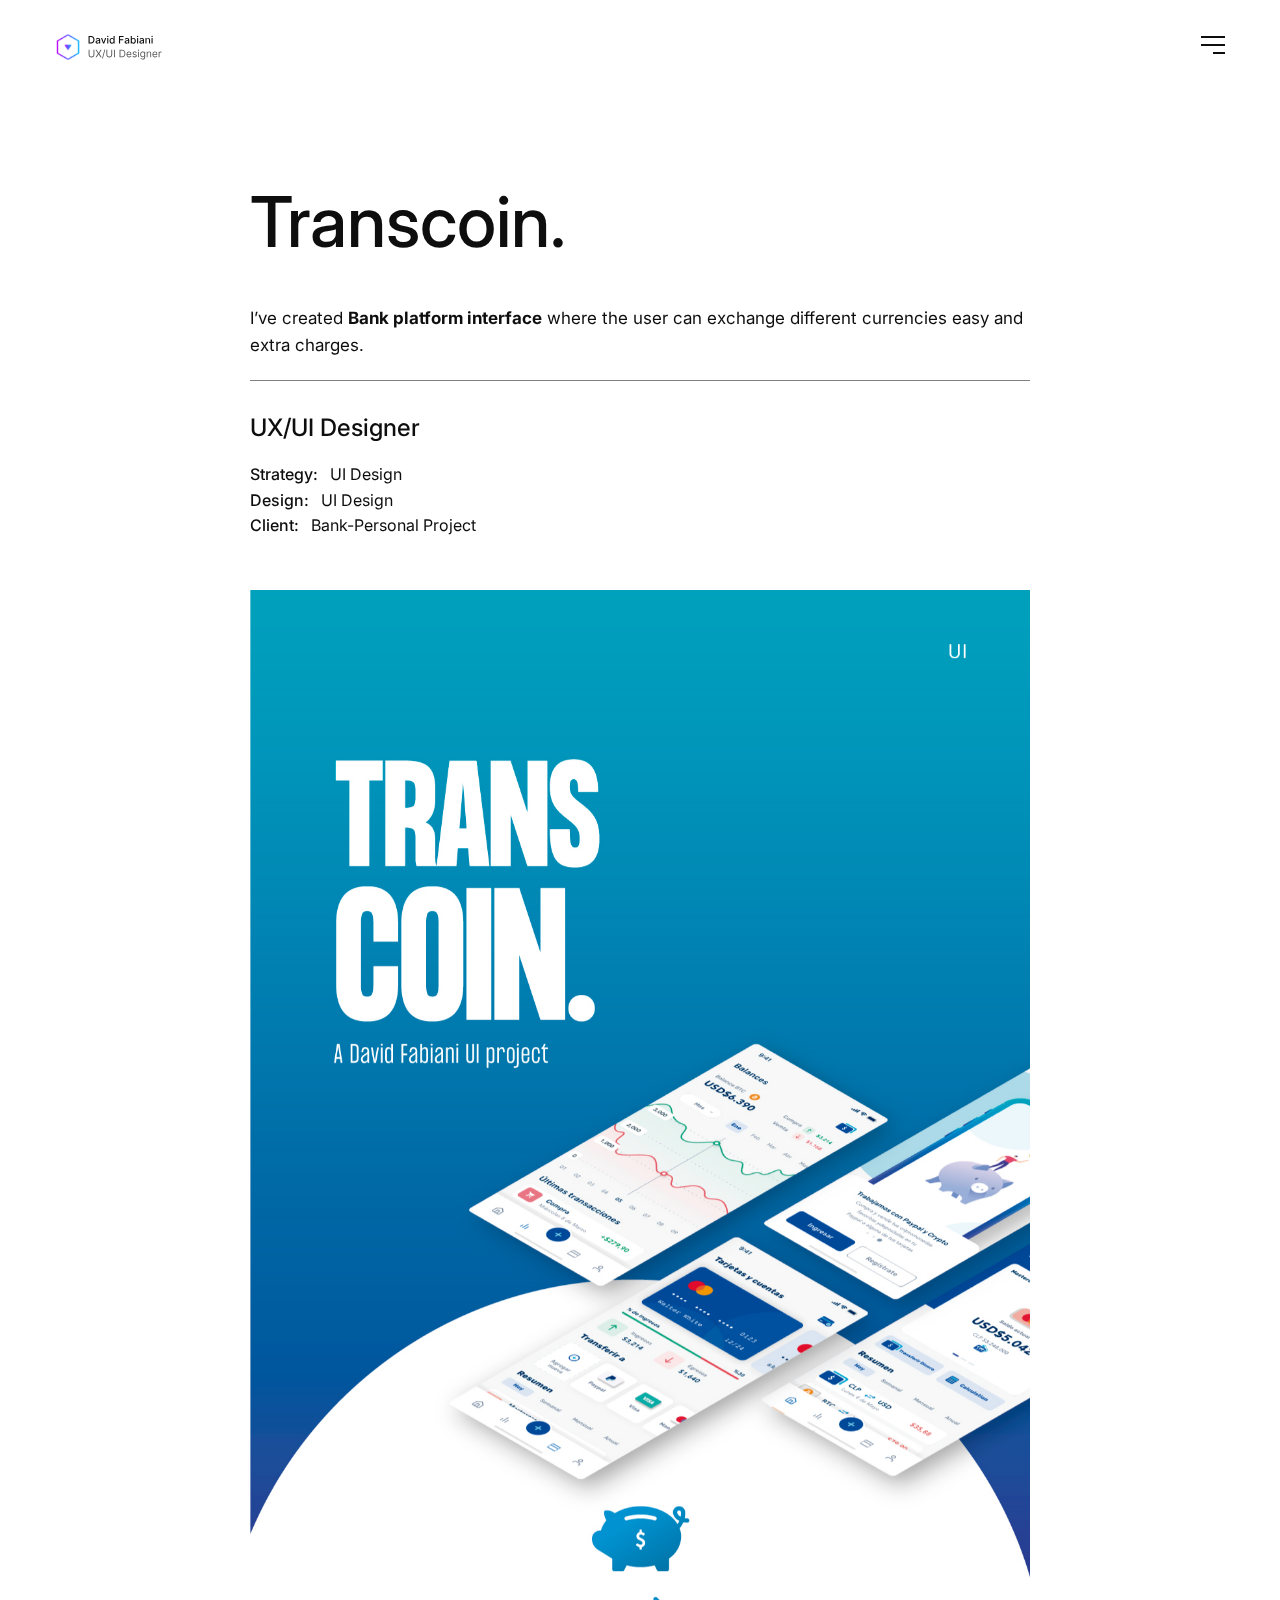
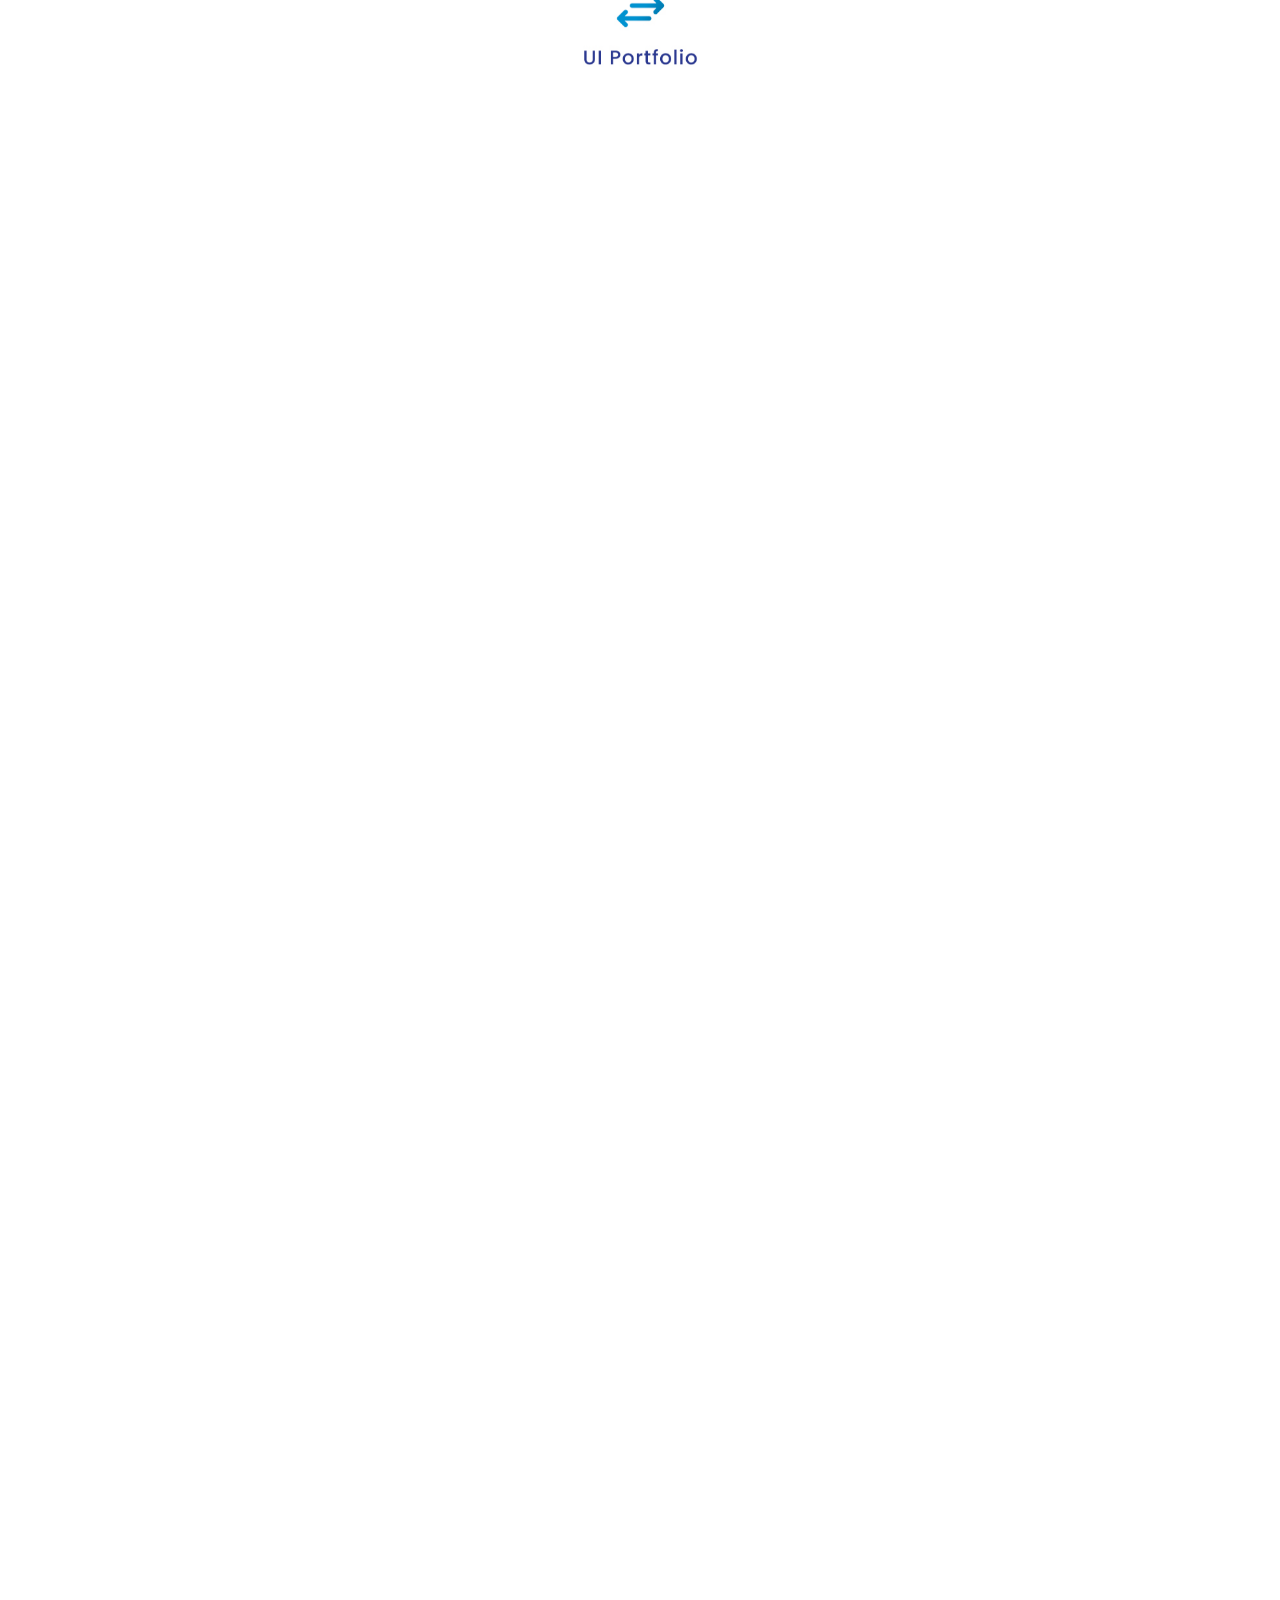
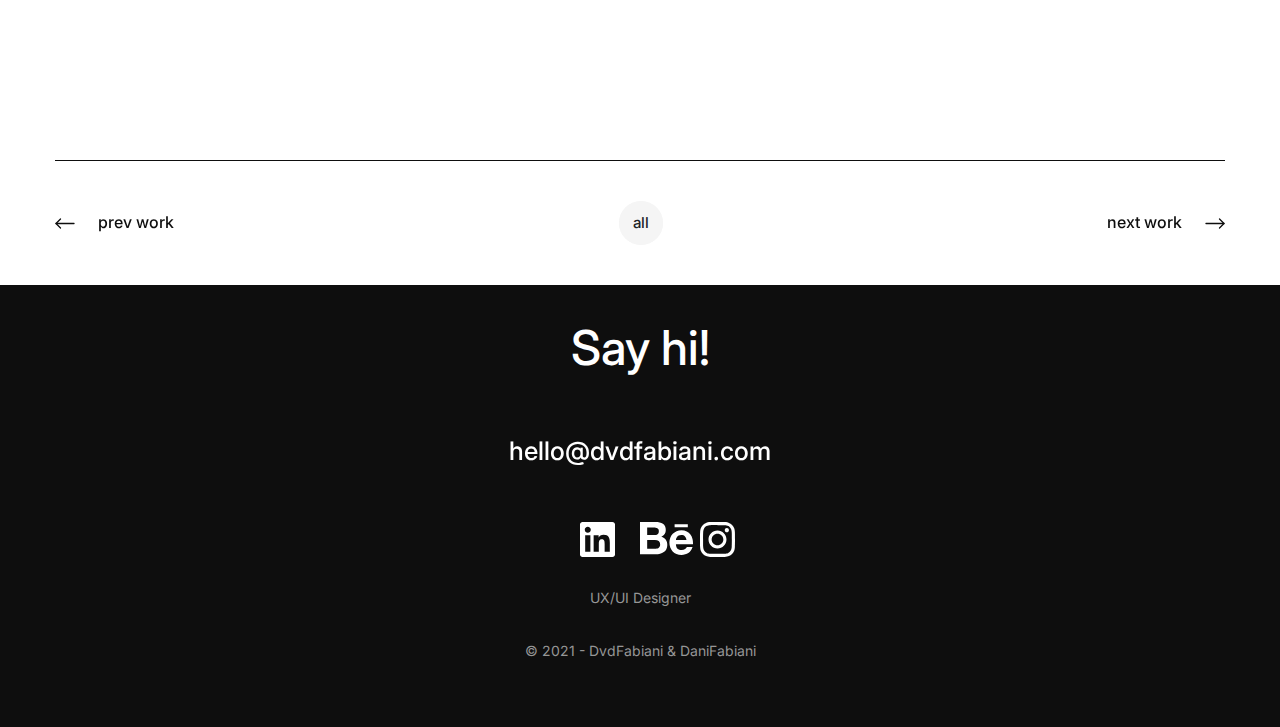
<file: transcoin-app.html>
<!DOCTYPE html>
<html lang="en">
    <head>
        <meta charset="utf-8">
        <meta http-equiv="X-UA-Compatible" content="IE=edge">
        <title>David Fabiani - Transcoin app bank</title>
        <meta name="description" content="David Fabiani - a UX/UI Designer Portfolio from the caribbean">
        <meta name="author" content="David Fabiani - a UX/UI Designer Portfolio from the caribbean">
        <link rel="icon" type="image/png" href="assets/images/Dvd-Favicon.png">
        <meta name="viewport" content="width=device-width, initial-scale=1, shrink-to-fit=no">
        <!-- Google Fonts -->
        <link href="https://fonts.googleapis.com/css2?family=Inter:wght@400;500;700&display=swap" rel="stylesheet">
        <!-- START: Styles -->
        <!-- Swiper -->
        <link rel="stylesheet" href="assets/vendor/swiper/dist/css/swiper.min.css" />
        <!-- Fancybox -->
        <link rel="stylesheet" href="assets/vendor/fancybox/dist/jquery.fancybox.min.css" />
        <!-- Themebau -->
        <link rel="stylesheet" href="assets/css/themebau.min.css">
        <!-- Custom Styles -->
        <link rel="stylesheet" href="assets/css/custom.css">
        <!-- END: Styles -->
        <!-- jQuery -->
        <script src="assets/vendor/jquery/dist/jquery.min.js"></script>
    </head>
    <body>
        <header class="navbar navbar-top navbar-expand">
            <div class="container">
                <a class="navbar-brand" href="index.html">
                    <img width="107" src="assets/images/Logo-Nombre-Header.svg" alt="">
                </a>
                <a class="navbar-toggle" href="#navbar-mobile-style-2" data-fancybox data-base-class="fancybox-navbar" data-keyboard="false" data-auto-focus="false" data-touch="false" data-close-existing="true" data-small-btn="false" data-toolbar="false">
                    <span></span>
                    <span></span>
                    <span></span>
                </a>
        </header>
        <!-- hamburguer menu -->
        <div class="navbar navbar-mobile navbar-mobile-style-2" id="navbar-mobile-style-2">
            <div class="shape justify-content-end">           
                <svg data-rellax-speed="0" width="544" height="362" viewBox="0 0 544 362" fill="none" xmlns="http://www.w3.org/2000/svg">
                    <circle cx="320.5" cy="41.5" r="320.5" fill="#ececec" />
                </svg>
            </div>
            <div class="navbar-head">
                <div class="container">
                    <a class="navbar-brand" href="index.html">
                        <img width="107" src="assets/images/Dvd-Logo.png" alt="">
                    </a>
                    <a class="navbar-toggle" href="#" data-fancybox-close>
                        <span></span>
                        <span></span>
                        <span></span>
                    </a>
                </div>
            </div>
            <div class="container">
                <div class="row gh-1 justify-content-center">
                    <div class="col-12 col-md-7 col-lg-5 col-xl-4">
                        <div class="navbar-body">
                            <ul class="nav navbar-nav navbar-nav-collapse">
                                <li class="nav-item navbar-collapse">
                                    <a href="index.html" class="nav-link" role="button" aria-expanded="false" aria-controls="navbarCollapseContact">
                                        <span class="nav-link-name">home</span>
                                        <svg class="collapse-icon" width="7" height="12" viewBox="0 0 7 12" fill="none" xmlns="http://www.w3.org/2000/svg">
                                            <path d="M1 11L6 6L1 1" stroke="currentColor" stroke-width="1.5" stroke-linecap="round" stroke-linejoin="round"/>
                                        </svg>
                                    </a>
                                </li>
                                <li class="nav-item navbar-collapse active">
                                    <a href="work.html" class="nav-link" role="button" aria-expanded="false" aria-controls="navbarCollapseContact">
                                        <span class="nav-link-name">work</span>
                                        <svg class="collapse-icon" width="7" height="12" viewBox="0 0 7 12" fill="none" xmlns="http://www.w3.org/2000/svg">
                                            <path d="M1 11L6 6L1 1" stroke="currentColor" stroke-width="1.5" stroke-linecap="round" stroke-linejoin="round"/>
                                        </svg>
                                    </a>
                                </li>
                                <li class="nav-item navbar-collapse">
                                    <a href="about-me.html" class="nav-link" role="button" aria-expanded="false" aria-controls="navbarCollapseContact">
                                        <span class="nav-link-name">about</span>
                                        <svg class="collapse-icon" width="7" height="12" viewBox="0 0 7 12" fill="none" xmlns="http://www.w3.org/2000/svg">
                                            <path d="M1 11L6 6L1 1" stroke="currentColor" stroke-width="1.5" stroke-linecap="round" stroke-linejoin="round"/>
                                        </svg>
                                    </a>
                                <li class="nav-item navbar-collapse">
                                    <a href="contact-me.html" class="nav-link" role="button" aria-expanded="false" aria-controls="navbarCollapseContact">
                                        <span class="nav-link-name">contact</span>
                                        <svg class="collapse-icon" width="7" height="12" viewBox="0 0 7 12" fill="none" xmlns="http://www.w3.org/2000/svg">
                                            <path d="M1 11L6 6L1 1" stroke="currentColor" stroke-width="1.5" stroke-linecap="round" stroke-linejoin="round"/>
                                        </svg>
                                    </a>
                                </li>
                            </ul>
                        </div>
                    </div>
                    <div class="col-md-1 d-none d-md-block"></div>
                    <div class="col-12 col-md-4 col-lg-4 col-xl-3">
                        <div class="navbar-footer">
                            <div class="mb-60">
                                <p class="lead mb-17 font-weight-medium">Contact info:</p>
                                <ul class="list-group borderless font-size-17">
                                    <li class="list-group-item">Email: <a href="mailto:hello@dvdfabiani.com?subject=Test%20Address%20Email">hello@dvdfabiani.com</a></li>
                                    <!-- <li class="list-group-item">Phone: <a href="callto:+1 202-358-0309">+1 202-358-0309</a></li> -->
                                </ul>
                            </div>
                            <!-- <div class="mb-60">
                                <p class="lead mb-17 font-weight-medium">Address:</p>
                                <ul class="list-group borderless font-size-17">
                                    <li class="list-group-item">2260 Lady Bug Drive,</li>
                                    <li class="list-group-item">New York, NY 10011</li>
                                </ul>
                            </div> -->
                            <ul class="nav nav-gap-sm navbar-nav nav-social align-items-center mt-n10" >
                                <li class="nav-item" >
                                    <a href="https://www.linkedin.com/in/dvdfabiani/?locale=en_US" class="nav-link" target="_blank" >
                                        <svg width="25" viewBox="0 0 24 24" fill="none" xmlns="http://www.w3.org/2000/svg">
                                            <path d="M20.447 20.452h-3.554v-5.569c0-1.328-.027-3.037-1.852-3.037-1.853 0-2.136 1.445-2.136 2.939v5.667H9.351V9h3.414v1.561h.046c.477-.9 1.637-1.85 3.37-1.85 3.601 0 4.267 2.37 4.267 5.455v6.286zM5.337 7.433c-1.144 0-2.063-.926-2.063-2.065 0-1.138.92-2.063 2.063-2.063 1.14 0 2.064.925 2.064 2.063 0 1.139-.925 2.065-2.064 2.065zm1.782 13.019H3.555V9h3.564v11.452zM22.225 0H1.771C.792 0 0 .774 0 1.729v20.542C0 23.227.792 24 1.771 24h20.451C23.2 24 24 23.227 24 22.271V1.729C24 .774 23.2 0 22.222 0h.003z" fill="currentColor"/>
                                        </svg>
                                    </a>
                                </li>
                                <li class="nav-item">
                                    <a href="https://www.behance.net/dvdfabiani" class="nav-link" target="_blank" >
                                        <svg width="25" viewBox="0 0 24 24" fill="none" xmlns="http://www.w3.org/2000/svg">
                                            <path d="M0 4.4804V19.243h7.1554c.6613 0 1.3078-.0832 1.9297-.248.6288-.1654 1.1905-.4203 1.6792-.7661.485-.3431.8784-.788 1.1677-1.3369.2862-.542.4294-1.187.4294-1.9354 0-.9232-.219-1.7109-.6675-2.369-.446-.6542-1.1187-1.1139-2.0274-1.3746.6674-.3161 1.1658-.7227 1.506-1.2177.3371-.4967.5058-1.1174.5058-1.8607 0-.6873-.1127-1.2677-.3375-1.7318-.2306-.4709-.552-.8452-.9632-1.1266-.4176-.2808-.912-.4857-1.4912-.6085-.5827-.1261-1.22-.1872-1.9264-.1872zm15.6674.9903v1.4567h5.9844V5.4707zM3.2509 6.9947h3.0407c.2873 0 .5683.0204.8359.0731.2728.0466.508.134.716.2595.2096.1205.3754.293.501.5132.1208.2203.1806.5038.1806.8474 0 .6189-.1811 1.0702-.5551 1.3426-.3778.2775-.8543.4147-1.4304.4147H3.2509zm15.545 1.2564c-.819 0-1.5587.1462-2.2294.436-.6705.2904-1.2463.6875-1.7318 1.1915-.4846.5011-.8535 1.0986-1.12 1.7909-.2612.69-.3942 1.4366-.3942 2.236 0 .8268.1284 1.5891.3835 2.2786.258.6923.6198 1.2822 1.0856 1.781.478.4967 1.046.8784 1.726 1.1497.6806.269 1.4382.4048 2.2803.4048 1.208 0 2.2446-.2771 3.0949-.8326.8599-.5528 1.4902-1.471 1.9058-2.7574h-2.585c-.1.3307-.359.649-.784.9467-.4295.2988-.9417.4492-1.534.4492-.8233 0-1.4588-.2168-1.8985-.6462-.4412-.4294-.7267-1.2289-.7267-2.0742h7.713c.0552-.8291-.0122-1.6218-.2045-2.3797-.1938-.7601-.5033-1.4365-.9393-2.029-.4355-.5931-.9904-1.0667-1.667-1.4165-.6788-.3543-1.4703-.5288-2.3747-.5288zm-.0887 2.217c.7209 0 1.3126.2092 1.6612.5954.3503.389.6065.9432.6766 1.6915h-4.7766c.0136-.2085.058-.4444.1339-.7045.0749-.2668.2039-.5164.3933-.753.1905-.2326.4402-.431.744-.5896.3109-.1608.6986-.2397 1.1676-.2397zM3.251 12.664h3.5334c.6996 0 1.2682.1602 1.6948.4836.4259.328.6405.8685.6405 1.6292 0 .3885-.0632.7094-.1946.9566-.131.2495-.3106.4466-.528.5896-.2172.1491-.4753.2498-.7661.3137-.2862.0639-.5905.092-.9115.092H3.2509z" fill="currentColor"/>
                                        </svg>
                                    </a>
                                </li>
                                <li class="nav-item">
                                    <a href="https://www.instagram.com/dvdfabiani.design/" class="nav-link" target="_blank" >
                                        <svg width="25" viewBox="0 0 24 24" fill="none" xmlns="http://www.w3.org/2000/svg">
                                            <path d="M12 0C8.74 0 8.333.015 7.053.072 5.775.132 4.905.333 4.14.63c-.789.306-1.459.717-2.126 1.384S.935 3.35.63 4.14C.333 4.905.131 5.775.072 7.053.012 8.333 0 8.74 0 12s.015 3.667.072 4.947c.06 1.277.261 2.148.558 2.913.306.788.717 1.459 1.384 2.126.667.666 1.336 1.079 2.126 1.384.766.296 1.636.499 2.913.558C8.333 23.988 8.74 24 12 24s3.667-.015 4.947-.072c1.277-.06 2.148-.262 2.913-.558.788-.306 1.459-.718 2.126-1.384.666-.667 1.079-1.335 1.384-2.126.296-.765.499-1.636.558-2.913.06-1.28.072-1.687.072-4.947s-.015-3.667-.072-4.947c-.06-1.277-.262-2.149-.558-2.913-.306-.789-.718-1.459-1.384-2.126C21.319 1.347 20.651.935 19.86.63c-.765-.297-1.636-.499-2.913-.558C15.667.012 15.26 0 12 0zm0 2.16c3.203 0 3.585.016 4.85.071 1.17.055 1.805.249 2.227.415.562.217.96.477 1.382.896.419.42.679.819.896 1.381.164.422.36 1.057.413 2.227.057 1.266.07 1.646.07 4.85s-.015 3.585-.074 4.85c-.061 1.17-.256 1.805-.421 2.227-.224.562-.479.96-.899 1.382-.419.419-.824.679-1.38.896-.42.164-1.065.36-2.235.413-1.274.057-1.649.07-4.859.07-3.211 0-3.586-.015-4.859-.074-1.171-.061-1.816-.256-2.236-.421-.569-.224-.96-.479-1.379-.899-.421-.419-.69-.824-.9-1.38-.165-.42-.359-1.065-.42-2.235-.045-1.26-.061-1.649-.061-4.844 0-3.196.016-3.586.061-4.861.061-1.17.255-1.814.42-2.234.21-.57.479-.96.9-1.381.419-.419.81-.689 1.379-.898.42-.166 1.051-.361 2.221-.421 1.275-.045 1.65-.06 4.859-.06l.045.03zm0 3.678c-3.405 0-6.162 2.76-6.162 6.162 0 3.405 2.76 6.162 6.162 6.162 3.405 0 6.162-2.76 6.162-6.162 0-3.405-2.76-6.162-6.162-6.162zM12 16c-2.21 0-4-1.79-4-4s1.79-4 4-4 4 1.79 4 4-1.79 4-4 4zm7.846-10.405c0 .795-.646 1.44-1.44 1.44-.795 0-1.44-.646-1.44-1.44 0-.794.646-1.439 1.44-1.439.793-.001 1.44.645 1.44 1.439z" fill="currentColor"/>
                                        </svg>
                                    </a>
                                </li>
                            </ul>
                        </div>
                    </div>
                </div>
            </div>
        </div>
        <!-- main -->
        <div class="content-wrap">
            <div class="container">
                <div class="row justify-content-center text-left pt-60 pb-130 mt-30">
                    <div class="col-12 col-lg-8">
                        <h1 class="h1 mb-n10 show-on-scroll" data-show-duration="500" data-show-distance="50">Transcoin.</h1>
                        <br>
                        <br>
                            <div class="tab-pane" id="profile" role="tabpanel" aria-labelledby="profile-tab">
                                <p class="mb-30">I’ve created <strong>Bank platform interface</strong> where the user can exchange different currencies easy and extra charges.</p>
                            </div>        
                    </div>
                    <class class="col-12 col-lg-8">
                        <hr class="mt-n10 mb-30">
                        <div class="col-auto">
                        <!-- <h2 class="font-weight-medium mr-8">Task:</h2> -->
                        <h4>UX/UI Designer</h4>
                        <span class="font-weight-medium mr-8">Strategy:</span>
                        <span>UI Design</span>
                        <br>
                        <span class="font-weight-medium mr-8">Design:</span>                               
                        <span>UI Design</span>
                        <br>
                        <span class="font-weight-medium mr-8">Client:</span>
                        <span>Bank-Personal Project</span>
                        </div> 
                        <br>
                        <br>
                        <img class="w-100 mb-100 show-on-scroll" src="assets/images/Transcoin/Portada01.jpg" alt="" data-show-duration="800">
                        <img class="w-100 mb-100 show-on-scroll" src="assets/images/Transcoin/Transcoin01.jpg" alt="" data-show-duration="800">
                        <img class="w-100 mb-100 show-on-scroll" src="assets/images/Transcoin/Transcoin02.jpg" alt="" data-show-duration="800">
                        <img class="w-100 mb-100 show-on-scroll" src="assets/images/Transcoin/Transcoin03.jpg" alt="" data-show-duration="800">
                        <img class="w-100 mb-100 show-on-scroll" src="assets/images/Transcoin/Transcoin04.jpg" alt="" data-show-duration="800">
                        <img class="w-100 mb-100 show-on-scroll" src="assets/images/Transcoin/Transcoin05.jpg" alt="" data-show-duration="800">
                        <img class="w-100 mb-100 show-on-scroll" src="assets/images/Transcoin/Transcoin06.jpg" alt="" data-show-duration="800">
                        <img class="w-100 mb-100 show-on-scroll" src="assets/images/Transcoin/Transcoin07.jpg" alt="" data-show-duration="800">
                </div>
                <div class="page-navigation mt-160">
                    <a href="netflix-redesign.html" class="btn btn-clean"><svg class="icon-arrow icon-arrow-left" width='26' height='11' viewBox='0 0 26 11' fill='none' xmlns='http://www.w3.org/2000/svg'>
                            <path d='M5.5 1L1 5.5L5.5 10' stroke='currentColor' stroke-width='1.3' stroke-linecap='round' stroke-linejoin='round' />
                            <path d='M19 5.5H1' stroke='currentColor' stroke-width='1.3' stroke-linecap='round' stroke-linejoin='round' /></svg>prev<span class="d-none d-sm-inline"> work</span></a>
                    <a href="work.html" class="btn btn-light btn-circle btn-xs">all</a>
                    <a href="e-commerce-app.html" class="btn btn-clean">next<span class="d-none d-sm-inline"> work</span><svg class="icon-arrow icon-arrow-right" width='26' height='11' viewBox='0 0 26 11' fill='none' xmlns='http://www.w3.org/2000/svg'>
                            <path d='M20.5 1L25 5.5L20.5 10' stroke='currentColor' stroke-width='1.3' stroke-linecap='round' stroke-linejoin='round' />
                            <path d='M7 5.5H25' stroke='currentColor' stroke-width='1.3' stroke-linecap='round' stroke-linejoin='round' /></svg></a>
                </div>
            </div>
        </class=>
        <!-- footer -->
        <footer class="footer bg-dark text-white shape-parent overflow-hidden text-center pt-160 pb-60">   
            <div class="shape align-items-end justify-content-center">
                <!-- <svg data-rellax-speed="2" width="641" height="371" viewBox="0 0 641 371" fill="none" xmlns="http://www.w3.org/2000/svg">
                    <circle cx="320" cy="320" r="320" fill=" #202020" />
                </svg> -->
            </div>
            <div class="container pt-4"> 
                <p class="nav-link h2 mb-8 mb-md-30 d-none d-md-flex text-white justify-content-center">Say hi!</p> 
                <ul class="nav align-items-center flex-column text-white mb-100">
                    <br>
                    <li class="nav-item">
                         
                         <!-- <a href="mailto:hello@themebau.com?subject=Test%20Address%20Email" class="nav-link h4 mb-8 mb-md-30 d-md-none">hello@themebau.com</a> -->
                    </li>
                    <li class="nav-item">
                        <a href="mailto:hello@dvdfabiani.com" class="nav-link h4 mt-8 mt-md-0">hello@dvdfabiani.com</a>
                        <!-- <a href="callto:+1 202-358-0309" class="nav-link h4 mt-8 mt-md-0" >+1 202-358-0309</a>  -->
                    </li>
                </ul>
                <br>
                <ul class="nav nav-social nav-gap-sm align-items-center justify-content-center mb-30 text-white">
                    <li class="nav-item">
                        <a href="https://www.linkedin.com/in/dvdfabiani/?locale=en_US" class="nav-link" target="_blank" >
                            <img src="./assets/images/linkedinW.svg" alt="">
                        </a>
                    </li>
                    <li class="nav-item">
                        <a href="https://www.behance.net/dvdfabiani" class="nav-link" target="_blank" >
                            <img src="./assets/images/behanceW.svg" alt="">
                        </a>
                    </li>
                    <li class="nav-item">
                        <a href="https://www.instagram.com/dvdfabiani.design/" class="nav-link" target="_blank" >
                            <img src="./assets/images/instagramW.svg" alt="">
                        </a>
                    </li>
                </ul>
                <div class="footer-copyright mb-5 align-items-center">UX/UI Designer</div>
                <br>
                <div class="footer-copyright mb-5 align-items-center">© 2021 - DvdFabiani & DaniFabiani</div>
            </div>
        </footer>
        <!-- START: Scripts -->
        <!-- Object Fit Polyfill -->
        <script src="assets/vendor/object-fit-images/dist/ofi.min.js"></script>
        <!-- Popper -->
        <script src="assets/vendor/popper.js/dist/umd/popper.min.js"></script>
        <!-- Bootstrap -->
        <script src="assets/vendor/bootstrap/dist/js/bootstrap.min.js"></script>
        <!-- Bootstrap Validator -->
        <script src="assets/vendor/bootstrap-validator/dist/validator.min.js"></script>
        <!-- ImagesLoaded -->
        <script src="assets/vendor/imagesloaded/imagesloaded.pkgd.min.js"></script>
        <!-- Swiper -->
        <script src="assets/vendor/swiper/dist/js/swiper.min.js"></script>
        <!-- Animejs -->
        <script src="assets/vendor/animejs/lib/anime.min.js"></script>
        <!-- Rellax -->
        <script src="assets/vendor/rellax/rellax.min.js"></script>
        <!-- Countdown -->
        <script src="assets/vendor/jquery-countdown/dist/jquery.countdown.min.js"></script>
        <!-- Moment.js -->
        <script src="assets/vendor/moment/min/moment.min.js"></script>
        <script src="assets/vendor/moment-timezone/builds/moment-timezone-with-data.min.js"></script>
        <!-- Isotope -->
        <script src="assets/vendor/isotope-layout/dist/isotope.pkgd.min.js"></script>
        <script src="assets/vendor/isotope-packery/packery-mode.pkgd.min.js"></script>
        <!-- Jarallax -->
        <script src="assets/vendor/jarallax/dist/jarallax.min.js"></script>
        <script src="assets/vendor/jarallax/dist/jarallax-video.min.js"></script>
        <!-- Fancybox -->
        <script src="assets/vendor/fancybox/dist/jquery.fancybox.min.js"></script>
        <!-- Themebau -->
        <script src="assets/js/themebau.min.js"></script>
        <!-- END: Scripts -->
    </body>
</html>
</file>
<file: assets/css/custom.css>
.separacion {
    margin: 0 30px !important;
}

.nuevo {
    margin: 0 100px !important;
}

.comillas {
    position: relative;
    margin-right: 15px;
    margin-bottom: 70px;
}
</file>
<file: assets/css/themebau.min.css>
:root{--tmb-scrollbar-width:0px}.background-image img,.background-video,.card-blog .card-img img,.card-fullscreen .card-img img,.card.card-image-lg img,.card.card-image-md img,.card.card-image-sm img,.card.card-image-xl img,.gallery-item-lg img,.gallery-item-md img,.gallery-item-sm img,.gallery-item-xl img,.object-fit-image{position:absolute;top:0;left:0;width:100%;height:100%;font-family:"object-fit: cover";-o-object-fit:cover;object-fit:cover}.icon-arrow,.swiper-button-next svg,.swiper-button-prev svg{will-change:transform;-webkit-transition:-webkit-transform .2s ease-in-out;transition:-webkit-transform .2s ease-in-out;-o-transition:transform .2s ease-in-out;transition:transform .2s ease-in-out;transition:transform .2s ease-in-out,-webkit-transform .2s ease-in-out}.icon-arrow path:last-child,.swiper-button-next svg path:last-child,.swiper-button-prev svg path:last-child{will-change:transform;-webkit-transition:-webkit-transform .2s ease-in-out;transition:-webkit-transform .2s ease-in-out;-o-transition:transform .2s ease-in-out;transition:transform .2s ease-in-out;transition:transform .2s ease-in-out,-webkit-transform .2s ease-in-out}.icon-arrow-left path:last-child,.swiper-button-prev svg path:last-child{-webkit-transform-origin:left center;-ms-transform-origin:left center;transform-origin:left center}.icon-arrow-right path:last-child,.swiper-button-next svg path:last-child{-webkit-transform-origin:right center;-ms-transform-origin:right center;transform-origin:right center}.btn:focus .icon-arrow-left,.btn:focus .swiper-button-prev svg,.btn:hover .icon-arrow-left,.btn:hover .swiper-button-prev svg,.icon-arrow-left-hover,.nav .nav-link.active .icon-arrow-left,.nav .nav-link.active .swiper-button-prev svg,.nav .nav-link:focus .icon-arrow-left,.nav .nav-link:focus .swiper-button-prev svg,.nav .nav-link:hover .icon-arrow-left,.nav .nav-link:hover .swiper-button-prev svg,.swiper-button-prev .btn:focus svg,.swiper-button-prev .btn:hover svg,.swiper-button-prev .nav .nav-link.active svg,.swiper-button-prev .nav .nav-link:focus svg,.swiper-button-prev .nav .nav-link:hover svg,.swiper-button-prev:hover svg{-webkit-transform:translateX(-22%);-ms-transform:translateX(-22%);transform:translateX(-22%)}.btn:focus .icon-arrow-left path:last-child,.btn:focus .swiper-button-prev svg path:last-child,.btn:hover .icon-arrow-left path:last-child,.btn:hover .swiper-button-prev svg path:last-child,.icon-arrow-left-hover path:last-child,.nav .nav-link.active .icon-arrow-left path:last-child,.nav .nav-link.active .swiper-button-prev svg path:last-child,.nav .nav-link:focus .icon-arrow-left path:last-child,.nav .nav-link:focus .swiper-button-prev svg path:last-child,.nav .nav-link:hover .icon-arrow-left path:last-child,.nav .nav-link:hover .swiper-button-prev svg path:last-child,.swiper-button-prev .btn:focus svg path:last-child,.swiper-button-prev .btn:hover svg path:last-child,.swiper-button-prev .nav .nav-link.active svg path:last-child,.swiper-button-prev .nav .nav-link:focus svg path:last-child,.swiper-button-prev .nav .nav-link:hover svg path:last-child,.swiper-button-prev:hover svg path:last-child{-webkit-transform:scaleX(1.3);-ms-transform:scaleX(1.3);transform:scaleX(1.3)}.btn:focus .icon-arrow-right,.btn:focus .swiper-button-next svg,.btn:hover .icon-arrow-right,.btn:hover .swiper-button-next svg,.card-service.card-hover-zoom:focus .btn .icon-arrow-right,.card-service.card-hover-zoom:focus .btn .swiper-button-next svg,.card-service.card-hover-zoom:hover .btn .icon-arrow-right,.card-service.card-hover-zoom:hover .btn .swiper-button-next svg,.icon-arrow-right-hover,.nav .nav-link.active .icon-arrow-right,.nav .nav-link.active .swiper-button-next svg,.nav .nav-link:focus .icon-arrow-right,.nav .nav-link:focus .swiper-button-next svg,.nav .nav-link:hover .icon-arrow-right,.nav .nav-link:hover .swiper-button-next svg,.swiper-button-next .btn:focus svg,.swiper-button-next .btn:hover svg,.swiper-button-next .card-service.card-hover-zoom:focus .btn svg,.swiper-button-next .card-service.card-hover-zoom:hover .btn svg,.swiper-button-next .nav .nav-link.active svg,.swiper-button-next .nav .nav-link:focus svg,.swiper-button-next .nav .nav-link:hover svg,.swiper-button-next:hover svg{-webkit-transform:translateX(22%);-ms-transform:translateX(22%);transform:translateX(22%)}.btn:focus .icon-arrow-right path:last-child,.btn:focus .swiper-button-next svg path:last-child,.btn:hover .icon-arrow-right path:last-child,.btn:hover .swiper-button-next svg path:last-child,.card-service.card-hover-zoom:focus .btn .icon-arrow-right path:last-child,.card-service.card-hover-zoom:focus .btn .swiper-button-next svg path:last-child,.card-service.card-hover-zoom:hover .btn .icon-arrow-right path:last-child,.card-service.card-hover-zoom:hover .btn .swiper-button-next svg path:last-child,.icon-arrow-right-hover path:last-child,.nav .nav-link.active .icon-arrow-right path:last-child,.nav .nav-link.active .swiper-button-next svg path:last-child,.nav .nav-link:focus .icon-arrow-right path:last-child,.nav .nav-link:focus .swiper-button-next svg path:last-child,.nav .nav-link:hover .icon-arrow-right path:last-child,.nav .nav-link:hover .swiper-button-next svg path:last-child,.swiper-button-next .btn:focus svg path:last-child,.swiper-button-next .btn:hover svg path:last-child,.swiper-button-next .card-service.card-hover-zoom:focus .btn svg path:last-child,.swiper-button-next .card-service.card-hover-zoom:hover .btn svg path:last-child,.swiper-button-next .nav .nav-link.active svg path:last-child,.swiper-button-next .nav .nav-link:focus svg path:last-child,.swiper-button-next .nav .nav-link:hover svg path:last-child,.swiper-button-next:hover svg path:last-child{-webkit-transform:scaleX(1.3);-ms-transform:scaleX(1.3);transform:scaleX(1.3)}/*!
 * Bootstrap v4.5.0 (https://getbootstrap.com/)
 * Copyright 2011-2020 The Bootstrap Authors
 * Copyright 2011-2020 Twitter, Inc.
 * Licensed under MIT (https://github.com/twbs/bootstrap/blob/master/LICENSE)
 */:root{--blue:#007bff;--indigo:#6610f2;--purple:#6f42c1;--pink:#e83e8c;--red:#dc3545;--orange:#fd7e14;--yellow:#ffc107;--green:#28a745;--teal:#20c997;--cyan:#17a2b8;--white:#fff;--gray:#969696;--gray-dark:#343a40;--primary:#007bff;--secondary:#969696;--success:#28a745;--info:#17a2b8;--warning:#ffc107;--danger:#dc3545;--light:#f5f5f5;--dark:#0e0e0e;--breakpoint-xs:0;--breakpoint-sm:620px;--breakpoint-md:828px;--breakpoint-lg:1024px;--breakpoint-xl:1200px;--font-family-sans-serif:-apple-system,BlinkMacSystemFont,"Segoe UI",Roboto,"Helvetica Neue",Arial,"Noto Sans",sans-serif,"Apple Color Emoji","Segoe UI Emoji","Segoe UI Symbol","Noto Color Emoji";--font-family-monospace:SFMono-Regular,Menlo,Monaco,Consolas,"Liberation Mono","Courier New",monospace}*,::after,::before{-webkit-box-sizing:border-box;box-sizing:border-box}html{font-family:sans-serif;line-height:1.15;-webkit-text-size-adjust:100%;-webkit-tap-highlight-color:rgba(14,14,14,0)}article,aside,figcaption,figure,footer,header,hgroup,main,nav,section{display:block}body{margin:0;font-family:Inter,sans-serif;font-size:1rem;font-weight:400;line-height:1.6;color:#0e0e0e;text-align:left;background-color:#fff}[tabindex="-1"]:focus:not(:focus-visible){outline:0!important}hr{-webkit-box-sizing:content-box;box-sizing:content-box;height:0;overflow:visible}h1,h2,h3,h4,h5,h6{margin-top:0;margin-bottom:1.66667rem}p{margin-top:0;margin-bottom:1rem}abbr[data-original-title],abbr[title]{text-decoration:underline;-webkit-text-decoration:underline dotted;text-decoration:underline dotted;cursor:help;border-bottom:0;-webkit-text-decoration-skip-ink:none;text-decoration-skip-ink:none}address{margin-bottom:1rem;font-style:normal;line-height:inherit}dl,ol,ul{margin-top:0;margin-bottom:1rem}ol ol,ol ul,ul ol,ul ul{margin-bottom:0}dt{font-weight:700}dd{margin-bottom:.5rem;margin-left:0}blockquote{margin:0 0 1rem}b,strong{font-weight:bolder}small{font-size:80%}sub,sup{position:relative;font-size:75%;line-height:0;vertical-align:baseline}sub{bottom:-.25em}sup{top:-.5em}a{color:#007bff;text-decoration:none;background-color:transparent}a:hover{color:#0056b3;text-decoration:underline}a:not([href]){color:inherit;text-decoration:none}a:not([href]):hover{color:inherit;text-decoration:none}code,kbd,pre,samp{font-family:SFMono-Regular,Menlo,Monaco,Consolas,"Liberation Mono","Courier New",monospace;font-size:1em}pre{margin-top:0;margin-bottom:1rem;overflow:auto;-ms-overflow-style:scrollbar}figure{margin:0 0 1rem}img{vertical-align:middle;border-style:none}svg{overflow:hidden;vertical-align:middle}table{border-collapse:collapse}caption{padding-top:30px 0 23px;padding-bottom:30px 0 23px;color:#969696;text-align:left;caption-side:bottom}th{text-align:inherit}label{display:inline-block;margin-bottom:.5rem}button{border-radius:0}button:focus{outline:1px dotted;outline:5px auto -webkit-focus-ring-color}button,input,optgroup,select,textarea{margin:0;font-family:inherit;font-size:inherit;line-height:inherit}button,input{overflow:visible}button,select{text-transform:none}[role=button]{cursor:pointer}select{word-wrap:normal}[type=button],[type=reset],[type=submit],button{-webkit-appearance:button}[type=button]:not(:disabled),[type=reset]:not(:disabled),[type=submit]:not(:disabled),button:not(:disabled){cursor:pointer}[type=button]::-moz-focus-inner,[type=reset]::-moz-focus-inner,[type=submit]::-moz-focus-inner,button::-moz-focus-inner{padding:0;border-style:none}input[type=checkbox],input[type=radio]{-webkit-box-sizing:border-box;box-sizing:border-box;padding:0}textarea{overflow:auto;resize:vertical}fieldset{min-width:0;padding:0;margin:0;border:0}legend{display:block;width:100%;max-width:100%;padding:0;margin-bottom:.5rem;font-size:1.5rem;line-height:inherit;color:inherit;white-space:normal}progress{vertical-align:baseline}[type=number]::-webkit-inner-spin-button,[type=number]::-webkit-outer-spin-button{height:auto}[type=search]{outline-offset:-2px;-webkit-appearance:none}[type=search]::-webkit-search-decoration{-webkit-appearance:none}::-webkit-file-upload-button{font:inherit;-webkit-appearance:button}output{display:inline-block}summary{display:list-item;cursor:pointer}template{display:none}[hidden]{display:none!important}.h1,.h2,.h3,.h4,.h5,.h6,h1,h2,h3,h4,h5,h6{margin-bottom:1.66667rem;font-family:Inter,sans-serif;font-weight:500;line-height:1.2}.h1,h1{font-size:2.5rem}.h2,h2{font-size:2rem}.h3,h3{font-size:1.75rem}.h4,h4{font-size:1.5rem}.h5,h5{font-size:1.25rem}.h6,h6{font-size:1rem}.lead{font-size:1.25em;font-weight:300}.display-1{font-size:6rem;font-weight:300;line-height:1.2}.display-2{font-size:5.5rem;font-weight:300;line-height:1.2}.display-3{font-size:4.5rem;font-weight:300;line-height:1.2}.display-4{font-size:3.5rem;font-weight:300;line-height:1.2}hr{margin-top:3.33333rem;margin-bottom:3.33333rem;border:0;border-top:1px solid rgba(14,14,14,.1)}.small,small{font-size:80%;font-weight:400}.mark,mark{padding:.2em;background-color:#fcf8e3}.list-unstyled{padding-left:0;list-style:none}.list-inline{padding-left:0;list-style:none}.list-inline-item{display:inline-block}.list-inline-item:not(:last-child){margin-right:.5rem}.initialism{font-size:90%;text-transform:uppercase}.blockquote{margin-bottom:3.33333rem;font-size:1.25rem}.blockquote-footer{display:block;font-size:80%;color:#969696}.blockquote-footer::before{content:"\2014\00A0"}.img-fluid{max-width:100%;height:auto}.img-thumbnail{padding:.25rem;background-color:#fff;border:1px solid #dee2e6;border-radius:0;max-width:100%;height:auto}.figure{display:inline-block}.figure-img{margin-bottom:1.66667rem;line-height:1}.figure-caption{font-size:90%;color:#969696}code{font-size:87.5%;color:#e83e8c;word-wrap:break-word}a>code{color:inherit}kbd{padding:.2rem .4rem;font-size:87.5%;color:#fff;background-color:#212529;border-radius:.2rem}kbd kbd{padding:0;font-size:100%;font-weight:700}pre{display:block;font-size:87.5%;color:#212529}pre code{font-size:inherit;color:inherit;word-break:normal}.pre-scrollable{max-height:340px;overflow-y:scroll}.container{width:100%;padding-right:0;padding-left:0;margin-right:auto;margin-left:auto}@media (min-width:620px){.container{max-width:540px}}@media (min-width:828px){.container{max-width:720px}}@media (min-width:1024px){.container{max-width:960px}}@media (min-width:1200px){.container{max-width:1170px}}.container-fluid,.container-lg,.container-md,.container-sm,.container-xl{width:100%;padding-right:0;padding-left:0;margin-right:auto;margin-left:auto}@media (min-width:620px){.container,.container-sm{max-width:540px}}@media (min-width:828px){.container,.container-md,.container-sm{max-width:720px}}@media (min-width:1024px){.container,.container-lg,.container-md,.container-sm{max-width:960px}}@media (min-width:1200px){.container,.container-lg,.container-md,.container-sm,.container-xl{max-width:1170px}}.row{display:-webkit-box;display:-ms-flexbox;display:flex;-ms-flex-wrap:wrap;flex-wrap:wrap;margin-right:0;margin-left:0}.no-gutters{margin-right:0;margin-left:0}.no-gutters>.col,.no-gutters>[class*=col-]{padding-right:0;padding-left:0}.col,.col-1,.col-10,.col-11,.col-12,.col-2,.col-3,.col-4,.col-5,.col-6,.col-7,.col-8,.col-9,.col-auto,.col-lg,.col-lg-1,.col-lg-10,.col-lg-11,.col-lg-12,.col-lg-2,.col-lg-3,.col-lg-4,.col-lg-5,.col-lg-6,.col-lg-7,.col-lg-8,.col-lg-9,.col-lg-auto,.col-md,.col-md-1,.col-md-10,.col-md-11,.col-md-12,.col-md-2,.col-md-3,.col-md-4,.col-md-5,.col-md-6,.col-md-7,.col-md-8,.col-md-9,.col-md-auto,.col-sm,.col-sm-1,.col-sm-10,.col-sm-11,.col-sm-12,.col-sm-2,.col-sm-3,.col-sm-4,.col-sm-5,.col-sm-6,.col-sm-7,.col-sm-8,.col-sm-9,.col-sm-auto,.col-xl,.col-xl-1,.col-xl-10,.col-xl-11,.col-xl-12,.col-xl-2,.col-xl-3,.col-xl-4,.col-xl-5,.col-xl-6,.col-xl-7,.col-xl-8,.col-xl-9,.col-xl-auto{position:relative;width:100%;padding-right:0;padding-left:0}.col{-ms-flex-preferred-size:0;flex-basis:0;-webkit-box-flex:1;-ms-flex-positive:1;flex-grow:1;min-width:0;max-width:100%}.row-cols-1>*{-webkit-box-flex:0;-ms-flex:0 0 100%;flex:0 0 100%;max-width:100%}.row-cols-2>*{-webkit-box-flex:0;-ms-flex:0 0 50%;flex:0 0 50%;max-width:50%}.row-cols-3>*{-webkit-box-flex:0;-ms-flex:0 0 33.33333%;flex:0 0 33.33333%;max-width:33.33333%}.row-cols-4>*{-webkit-box-flex:0;-ms-flex:0 0 25%;flex:0 0 25%;max-width:25%}.row-cols-5>*{-webkit-box-flex:0;-ms-flex:0 0 20%;flex:0 0 20%;max-width:20%}.row-cols-6>*{-webkit-box-flex:0;-ms-flex:0 0 16.66667%;flex:0 0 16.66667%;max-width:16.66667%}.col-auto{-webkit-box-flex:0;-ms-flex:0 0 auto;flex:0 0 auto;width:auto;max-width:100%}.col-1{-webkit-box-flex:0;-ms-flex:0 0 8.33333%;flex:0 0 8.33333%;max-width:8.33333%}.col-2{-webkit-box-flex:0;-ms-flex:0 0 16.66667%;flex:0 0 16.66667%;max-width:16.66667%}.col-3{-webkit-box-flex:0;-ms-flex:0 0 25%;flex:0 0 25%;max-width:25%}.col-4{-webkit-box-flex:0;-ms-flex:0 0 33.33333%;flex:0 0 33.33333%;max-width:33.33333%}.col-5{-webkit-box-flex:0;-ms-flex:0 0 41.66667%;flex:0 0 41.66667%;max-width:41.66667%}.col-6{-webkit-box-flex:0;-ms-flex:0 0 50%;flex:0 0 50%;max-width:50%}.col-7{-webkit-box-flex:0;-ms-flex:0 0 58.33333%;flex:0 0 58.33333%;max-width:58.33333%}.col-8{-webkit-box-flex:0;-ms-flex:0 0 66.66667%;flex:0 0 66.66667%;max-width:66.66667%}.col-9{-webkit-box-flex:0;-ms-flex:0 0 75%;flex:0 0 75%;max-width:75%}.col-10{-webkit-box-flex:0;-ms-flex:0 0 83.33333%;flex:0 0 83.33333%;max-width:83.33333%}.col-11{-webkit-box-flex:0;-ms-flex:0 0 91.66667%;flex:0 0 91.66667%;max-width:91.66667%}.col-12{-webkit-box-flex:0;-ms-flex:0 0 100%;flex:0 0 100%;max-width:100%}.order-first{-webkit-box-ordinal-group:0;-ms-flex-order:-1;order:-1}.order-last{-webkit-box-ordinal-group:14;-ms-flex-order:13;order:13}.order-0{-webkit-box-ordinal-group:1;-ms-flex-order:0;order:0}.order-1{-webkit-box-ordinal-group:2;-ms-flex-order:1;order:1}.order-2{-webkit-box-ordinal-group:3;-ms-flex-order:2;order:2}.order-3{-webkit-box-ordinal-group:4;-ms-flex-order:3;order:3}.order-4{-webkit-box-ordinal-group:5;-ms-flex-order:4;order:4}.order-5{-webkit-box-ordinal-group:6;-ms-flex-order:5;order:5}.order-6{-webkit-box-ordinal-group:7;-ms-flex-order:6;order:6}.order-7{-webkit-box-ordinal-group:8;-ms-flex-order:7;order:7}.order-8{-webkit-box-ordinal-group:9;-ms-flex-order:8;order:8}.order-9{-webkit-box-ordinal-group:10;-ms-flex-order:9;order:9}.order-10{-webkit-box-ordinal-group:11;-ms-flex-order:10;order:10}.order-11{-webkit-box-ordinal-group:12;-ms-flex-order:11;order:11}.order-12{-webkit-box-ordinal-group:13;-ms-flex-order:12;order:12}.offset-1{margin-left:8.33333%}.offset-2{margin-left:16.66667%}.offset-3{margin-left:25%}.offset-4{margin-left:33.33333%}.offset-5{margin-left:41.66667%}.offset-6{margin-left:50%}.offset-7{margin-left:58.33333%}.offset-8{margin-left:66.66667%}.offset-9{margin-left:75%}.offset-10{margin-left:83.33333%}.offset-11{margin-left:91.66667%}@media (min-width:620px){.col-sm{-ms-flex-preferred-size:0;flex-basis:0;-webkit-box-flex:1;-ms-flex-positive:1;flex-grow:1;min-width:0;max-width:100%}.row-cols-sm-1>*{-webkit-box-flex:0;-ms-flex:0 0 100%;flex:0 0 100%;max-width:100%}.row-cols-sm-2>*{-webkit-box-flex:0;-ms-flex:0 0 50%;flex:0 0 50%;max-width:50%}.row-cols-sm-3>*{-webkit-box-flex:0;-ms-flex:0 0 33.33333%;flex:0 0 33.33333%;max-width:33.33333%}.row-cols-sm-4>*{-webkit-box-flex:0;-ms-flex:0 0 25%;flex:0 0 25%;max-width:25%}.row-cols-sm-5>*{-webkit-box-flex:0;-ms-flex:0 0 20%;flex:0 0 20%;max-width:20%}.row-cols-sm-6>*{-webkit-box-flex:0;-ms-flex:0 0 16.66667%;flex:0 0 16.66667%;max-width:16.66667%}.col-sm-auto{-webkit-box-flex:0;-ms-flex:0 0 auto;flex:0 0 auto;width:auto;max-width:100%}.col-sm-1{-webkit-box-flex:0;-ms-flex:0 0 8.33333%;flex:0 0 8.33333%;max-width:8.33333%}.col-sm-2{-webkit-box-flex:0;-ms-flex:0 0 16.66667%;flex:0 0 16.66667%;max-width:16.66667%}.col-sm-3{-webkit-box-flex:0;-ms-flex:0 0 25%;flex:0 0 25%;max-width:25%}.col-sm-4{-webkit-box-flex:0;-ms-flex:0 0 33.33333%;flex:0 0 33.33333%;max-width:33.33333%}.col-sm-5{-webkit-box-flex:0;-ms-flex:0 0 41.66667%;flex:0 0 41.66667%;max-width:41.66667%}.col-sm-6{-webkit-box-flex:0;-ms-flex:0 0 50%;flex:0 0 50%;max-width:50%}.col-sm-7{-webkit-box-flex:0;-ms-flex:0 0 58.33333%;flex:0 0 58.33333%;max-width:58.33333%}.col-sm-8{-webkit-box-flex:0;-ms-flex:0 0 66.66667%;flex:0 0 66.66667%;max-width:66.66667%}.col-sm-9{-webkit-box-flex:0;-ms-flex:0 0 75%;flex:0 0 75%;max-width:75%}.col-sm-10{-webkit-box-flex:0;-ms-flex:0 0 83.33333%;flex:0 0 83.33333%;max-width:83.33333%}.col-sm-11{-webkit-box-flex:0;-ms-flex:0 0 91.66667%;flex:0 0 91.66667%;max-width:91.66667%}.col-sm-12{-webkit-box-flex:0;-ms-flex:0 0 100%;flex:0 0 100%;max-width:100%}.order-sm-first{-webkit-box-ordinal-group:0;-ms-flex-order:-1;order:-1}.order-sm-last{-webkit-box-ordinal-group:14;-ms-flex-order:13;order:13}.order-sm-0{-webkit-box-ordinal-group:1;-ms-flex-order:0;order:0}.order-sm-1{-webkit-box-ordinal-group:2;-ms-flex-order:1;order:1}.order-sm-2{-webkit-box-ordinal-group:3;-ms-flex-order:2;order:2}.order-sm-3{-webkit-box-ordinal-group:4;-ms-flex-order:3;order:3}.order-sm-4{-webkit-box-ordinal-group:5;-ms-flex-order:4;order:4}.order-sm-5{-webkit-box-ordinal-group:6;-ms-flex-order:5;order:5}.order-sm-6{-webkit-box-ordinal-group:7;-ms-flex-order:6;order:6}.order-sm-7{-webkit-box-ordinal-group:8;-ms-flex-order:7;order:7}.order-sm-8{-webkit-box-ordinal-group:9;-ms-flex-order:8;order:8}.order-sm-9{-webkit-box-ordinal-group:10;-ms-flex-order:9;order:9}.order-sm-10{-webkit-box-ordinal-group:11;-ms-flex-order:10;order:10}.order-sm-11{-webkit-box-ordinal-group:12;-ms-flex-order:11;order:11}.order-sm-12{-webkit-box-ordinal-group:13;-ms-flex-order:12;order:12}.offset-sm-0{margin-left:0}.offset-sm-1{margin-left:8.33333%}.offset-sm-2{margin-left:16.66667%}.offset-sm-3{margin-left:25%}.offset-sm-4{margin-left:33.33333%}.offset-sm-5{margin-left:41.66667%}.offset-sm-6{margin-left:50%}.offset-sm-7{margin-left:58.33333%}.offset-sm-8{margin-left:66.66667%}.offset-sm-9{margin-left:75%}.offset-sm-10{margin-left:83.33333%}.offset-sm-11{margin-left:91.66667%}}@media (min-width:828px){.col-md{-ms-flex-preferred-size:0;flex-basis:0;-webkit-box-flex:1;-ms-flex-positive:1;flex-grow:1;min-width:0;max-width:100%}.row-cols-md-1>*{-webkit-box-flex:0;-ms-flex:0 0 100%;flex:0 0 100%;max-width:100%}.row-cols-md-2>*{-webkit-box-flex:0;-ms-flex:0 0 50%;flex:0 0 50%;max-width:50%}.row-cols-md-3>*{-webkit-box-flex:0;-ms-flex:0 0 33.33333%;flex:0 0 33.33333%;max-width:33.33333%}.row-cols-md-4>*{-webkit-box-flex:0;-ms-flex:0 0 25%;flex:0 0 25%;max-width:25%}.row-cols-md-5>*{-webkit-box-flex:0;-ms-flex:0 0 20%;flex:0 0 20%;max-width:20%}.row-cols-md-6>*{-webkit-box-flex:0;-ms-flex:0 0 16.66667%;flex:0 0 16.66667%;max-width:16.66667%}.col-md-auto{-webkit-box-flex:0;-ms-flex:0 0 auto;flex:0 0 auto;width:auto;max-width:100%}.col-md-1{-webkit-box-flex:0;-ms-flex:0 0 8.33333%;flex:0 0 8.33333%;max-width:8.33333%}.col-md-2{-webkit-box-flex:0;-ms-flex:0 0 16.66667%;flex:0 0 16.66667%;max-width:16.66667%}.col-md-3{-webkit-box-flex:0;-ms-flex:0 0 25%;flex:0 0 25%;max-width:25%}.col-md-4{-webkit-box-flex:0;-ms-flex:0 0 33.33333%;flex:0 0 33.33333%;max-width:33.33333%}.col-md-5{-webkit-box-flex:0;-ms-flex:0 0 41.66667%;flex:0 0 41.66667%;max-width:41.66667%}.col-md-6{-webkit-box-flex:0;-ms-flex:0 0 50%;flex:0 0 50%;max-width:50%}.col-md-7{-webkit-box-flex:0;-ms-flex:0 0 58.33333%;flex:0 0 58.33333%;max-width:58.33333%}.col-md-8{-webkit-box-flex:0;-ms-flex:0 0 66.66667%;flex:0 0 66.66667%;max-width:66.66667%}.col-md-9{-webkit-box-flex:0;-ms-flex:0 0 75%;flex:0 0 75%;max-width:75%}.col-md-10{-webkit-box-flex:0;-ms-flex:0 0 83.33333%;flex:0 0 83.33333%;max-width:83.33333%}.col-md-11{-webkit-box-flex:0;-ms-flex:0 0 91.66667%;flex:0 0 91.66667%;max-width:91.66667%}.col-md-12{-webkit-box-flex:0;-ms-flex:0 0 100%;flex:0 0 100%;max-width:100%}.order-md-first{-webkit-box-ordinal-group:0;-ms-flex-order:-1;order:-1}.order-md-last{-webkit-box-ordinal-group:14;-ms-flex-order:13;order:13}.order-md-0{-webkit-box-ordinal-group:1;-ms-flex-order:0;order:0}.order-md-1{-webkit-box-ordinal-group:2;-ms-flex-order:1;order:1}.order-md-2{-webkit-box-ordinal-group:3;-ms-flex-order:2;order:2}.order-md-3{-webkit-box-ordinal-group:4;-ms-flex-order:3;order:3}.order-md-4{-webkit-box-ordinal-group:5;-ms-flex-order:4;order:4}.order-md-5{-webkit-box-ordinal-group:6;-ms-flex-order:5;order:5}.order-md-6{-webkit-box-ordinal-group:7;-ms-flex-order:6;order:6}.order-md-7{-webkit-box-ordinal-group:8;-ms-flex-order:7;order:7}.order-md-8{-webkit-box-ordinal-group:9;-ms-flex-order:8;order:8}.order-md-9{-webkit-box-ordinal-group:10;-ms-flex-order:9;order:9}.order-md-10{-webkit-box-ordinal-group:11;-ms-flex-order:10;order:10}.order-md-11{-webkit-box-ordinal-group:12;-ms-flex-order:11;order:11}.order-md-12{-webkit-box-ordinal-group:13;-ms-flex-order:12;order:12}.offset-md-0{margin-left:0}.offset-md-1{margin-left:8.33333%}.offset-md-2{margin-left:16.66667%}.offset-md-3{margin-left:25%}.offset-md-4{margin-left:33.33333%}.offset-md-5{margin-left:41.66667%}.offset-md-6{margin-left:50%}.offset-md-7{margin-left:58.33333%}.offset-md-8{margin-left:66.66667%}.offset-md-9{margin-left:75%}.offset-md-10{margin-left:83.33333%}.offset-md-11{margin-left:91.66667%}}@media (min-width:1024px){.col-lg{-ms-flex-preferred-size:0;flex-basis:0;-webkit-box-flex:1;-ms-flex-positive:1;flex-grow:1;min-width:0;max-width:100%}.row-cols-lg-1>*{-webkit-box-flex:0;-ms-flex:0 0 100%;flex:0 0 100%;max-width:100%}.row-cols-lg-2>*{-webkit-box-flex:0;-ms-flex:0 0 50%;flex:0 0 50%;max-width:50%}.row-cols-lg-3>*{-webkit-box-flex:0;-ms-flex:0 0 33.33333%;flex:0 0 33.33333%;max-width:33.33333%}.row-cols-lg-4>*{-webkit-box-flex:0;-ms-flex:0 0 25%;flex:0 0 25%;max-width:25%}.row-cols-lg-5>*{-webkit-box-flex:0;-ms-flex:0 0 20%;flex:0 0 20%;max-width:20%}.row-cols-lg-6>*{-webkit-box-flex:0;-ms-flex:0 0 16.66667%;flex:0 0 16.66667%;max-width:16.66667%}.col-lg-auto{-webkit-box-flex:0;-ms-flex:0 0 auto;flex:0 0 auto;width:auto;max-width:100%}.col-lg-1{-webkit-box-flex:0;-ms-flex:0 0 8.33333%;flex:0 0 8.33333%;max-width:8.33333%}.col-lg-2{-webkit-box-flex:0;-ms-flex:0 0 16.66667%;flex:0 0 16.66667%;max-width:16.66667%}.col-lg-3{-webkit-box-flex:0;-ms-flex:0 0 25%;flex:0 0 25%;max-width:25%}.col-lg-4{-webkit-box-flex:0;-ms-flex:0 0 33.33333%;flex:0 0 33.33333%;max-width:33.33333%}.col-lg-5{-webkit-box-flex:0;-ms-flex:0 0 41.66667%;flex:0 0 41.66667%;max-width:41.66667%}.col-lg-6{-webkit-box-flex:0;-ms-flex:0 0 50%;flex:0 0 50%;max-width:50%}.col-lg-7{-webkit-box-flex:0;-ms-flex:0 0 58.33333%;flex:0 0 58.33333%;max-width:58.33333%}.col-lg-8{-webkit-box-flex:0;-ms-flex:0 0 66.66667%;flex:0 0 66.66667%;max-width:66.66667%}.col-lg-9{-webkit-box-flex:0;-ms-flex:0 0 75%;flex:0 0 75%;max-width:75%}.col-lg-10{-webkit-box-flex:0;-ms-flex:0 0 83.33333%;flex:0 0 83.33333%;max-width:83.33333%}.col-lg-11{-webkit-box-flex:0;-ms-flex:0 0 91.66667%;flex:0 0 91.66667%;max-width:91.66667%}.col-lg-12{-webkit-box-flex:0;-ms-flex:0 0 100%;flex:0 0 100%;max-width:100%}.order-lg-first{-webkit-box-ordinal-group:0;-ms-flex-order:-1;order:-1}.order-lg-last{-webkit-box-ordinal-group:14;-ms-flex-order:13;order:13}.order-lg-0{-webkit-box-ordinal-group:1;-ms-flex-order:0;order:0}.order-lg-1{-webkit-box-ordinal-group:2;-ms-flex-order:1;order:1}.order-lg-2{-webkit-box-ordinal-group:3;-ms-flex-order:2;order:2}.order-lg-3{-webkit-box-ordinal-group:4;-ms-flex-order:3;order:3}.order-lg-4{-webkit-box-ordinal-group:5;-ms-flex-order:4;order:4}.order-lg-5{-webkit-box-ordinal-group:6;-ms-flex-order:5;order:5}.order-lg-6{-webkit-box-ordinal-group:7;-ms-flex-order:6;order:6}.order-lg-7{-webkit-box-ordinal-group:8;-ms-flex-order:7;order:7}.order-lg-8{-webkit-box-ordinal-group:9;-ms-flex-order:8;order:8}.order-lg-9{-webkit-box-ordinal-group:10;-ms-flex-order:9;order:9}.order-lg-10{-webkit-box-ordinal-group:11;-ms-flex-order:10;order:10}.order-lg-11{-webkit-box-ordinal-group:12;-ms-flex-order:11;order:11}.order-lg-12{-webkit-box-ordinal-group:13;-ms-flex-order:12;order:12}.offset-lg-0{margin-left:0}.offset-lg-1{margin-left:8.33333%}.offset-lg-2{margin-left:16.66667%}.offset-lg-3{margin-left:25%}.offset-lg-4{margin-left:33.33333%}.offset-lg-5{margin-left:41.66667%}.offset-lg-6{margin-left:50%}.offset-lg-7{margin-left:58.33333%}.offset-lg-8{margin-left:66.66667%}.offset-lg-9{margin-left:75%}.offset-lg-10{margin-left:83.33333%}.offset-lg-11{margin-left:91.66667%}}@media (min-width:1200px){.col-xl{-ms-flex-preferred-size:0;flex-basis:0;-webkit-box-flex:1;-ms-flex-positive:1;flex-grow:1;min-width:0;max-width:100%}.row-cols-xl-1>*{-webkit-box-flex:0;-ms-flex:0 0 100%;flex:0 0 100%;max-width:100%}.row-cols-xl-2>*{-webkit-box-flex:0;-ms-flex:0 0 50%;flex:0 0 50%;max-width:50%}.row-cols-xl-3>*{-webkit-box-flex:0;-ms-flex:0 0 33.33333%;flex:0 0 33.33333%;max-width:33.33333%}.row-cols-xl-4>*{-webkit-box-flex:0;-ms-flex:0 0 25%;flex:0 0 25%;max-width:25%}.row-cols-xl-5>*{-webkit-box-flex:0;-ms-flex:0 0 20%;flex:0 0 20%;max-width:20%}.row-cols-xl-6>*{-webkit-box-flex:0;-ms-flex:0 0 16.66667%;flex:0 0 16.66667%;max-width:16.66667%}.col-xl-auto{-webkit-box-flex:0;-ms-flex:0 0 auto;flex:0 0 auto;width:auto;max-width:100%}.col-xl-1{-webkit-box-flex:0;-ms-flex:0 0 8.33333%;flex:0 0 8.33333%;max-width:8.33333%}.col-xl-2{-webkit-box-flex:0;-ms-flex:0 0 16.66667%;flex:0 0 16.66667%;max-width:16.66667%}.col-xl-3{-webkit-box-flex:0;-ms-flex:0 0 25%;flex:0 0 25%;max-width:25%}.col-xl-4{-webkit-box-flex:0;-ms-flex:0 0 33.33333%;flex:0 0 33.33333%;max-width:33.33333%}.col-xl-5{-webkit-box-flex:0;-ms-flex:0 0 41.66667%;flex:0 0 41.66667%;max-width:41.66667%}.col-xl-6{-webkit-box-flex:0;-ms-flex:0 0 50%;flex:0 0 50%;max-width:50%}.col-xl-7{-webkit-box-flex:0;-ms-flex:0 0 58.33333%;flex:0 0 58.33333%;max-width:58.33333%}.col-xl-8{-webkit-box-flex:0;-ms-flex:0 0 66.66667%;flex:0 0 66.66667%;max-width:66.66667%}.col-xl-9{-webkit-box-flex:0;-ms-flex:0 0 75%;flex:0 0 75%;max-width:75%}.col-xl-10{-webkit-box-flex:0;-ms-flex:0 0 83.33333%;flex:0 0 83.33333%;max-width:83.33333%}.col-xl-11{-webkit-box-flex:0;-ms-flex:0 0 91.66667%;flex:0 0 91.66667%;max-width:91.66667%}.col-xl-12{-webkit-box-flex:0;-ms-flex:0 0 100%;flex:0 0 100%;max-width:100%}.order-xl-first{-webkit-box-ordinal-group:0;-ms-flex-order:-1;order:-1}.order-xl-last{-webkit-box-ordinal-group:14;-ms-flex-order:13;order:13}.order-xl-0{-webkit-box-ordinal-group:1;-ms-flex-order:0;order:0}.order-xl-1{-webkit-box-ordinal-group:2;-ms-flex-order:1;order:1}.order-xl-2{-webkit-box-ordinal-group:3;-ms-flex-order:2;order:2}.order-xl-3{-webkit-box-ordinal-group:4;-ms-flex-order:3;order:3}.order-xl-4{-webkit-box-ordinal-group:5;-ms-flex-order:4;order:4}.order-xl-5{-webkit-box-ordinal-group:6;-ms-flex-order:5;order:5}.order-xl-6{-webkit-box-ordinal-group:7;-ms-flex-order:6;order:6}.order-xl-7{-webkit-box-ordinal-group:8;-ms-flex-order:7;order:7}.order-xl-8{-webkit-box-ordinal-group:9;-ms-flex-order:8;order:8}.order-xl-9{-webkit-box-ordinal-group:10;-ms-flex-order:9;order:9}.order-xl-10{-webkit-box-ordinal-group:11;-ms-flex-order:10;order:10}.order-xl-11{-webkit-box-ordinal-group:12;-ms-flex-order:11;order:11}.order-xl-12{-webkit-box-ordinal-group:13;-ms-flex-order:12;order:12}.offset-xl-0{margin-left:0}.offset-xl-1{margin-left:8.33333%}.offset-xl-2{margin-left:16.66667%}.offset-xl-3{margin-left:25%}.offset-xl-4{margin-left:33.33333%}.offset-xl-5{margin-left:41.66667%}.offset-xl-6{margin-left:50%}.offset-xl-7{margin-left:58.33333%}.offset-xl-8{margin-left:66.66667%}.offset-xl-9{margin-left:75%}.offset-xl-10{margin-left:83.33333%}.offset-xl-11{margin-left:91.66667%}}.table{width:100%;margin-bottom:3.33333rem;color:#0e0e0e;background-color:transparent}.table td,.table th{padding:30px 0 23px;vertical-align:top;border-top:1px solid #ddd}.table thead th{vertical-align:bottom;border-bottom:2px solid #ddd}.table tbody+tbody{border-top:2px solid #ddd}.table-sm td,.table-sm th{padding:.3rem}.table-bordered{border:1px solid #ddd}.table-bordered td,.table-bordered th{border:1px solid #ddd}.table-bordered thead td,.table-bordered thead th{border-bottom-width:2px}.table-borderless tbody+tbody,.table-borderless td,.table-borderless th,.table-borderless thead th{border:0}.table-striped tbody tr:nth-of-type(odd){background-color:rgba(14,14,14,.05)}.table-hover tbody tr:hover{color:#0e0e0e;background-color:transparent}.table-primary,.table-primary>td,.table-primary>th{background-color:#b8daff}.table-primary tbody+tbody,.table-primary td,.table-primary th,.table-primary thead th{border-color:#7abaff}.table-hover .table-primary:hover{background-color:#9fcdff}.table-hover .table-primary:hover>td,.table-hover .table-primary:hover>th{background-color:#9fcdff}.table-secondary,.table-secondary>td,.table-secondary>th{background-color:#e2e2e2}.table-secondary tbody+tbody,.table-secondary td,.table-secondary th,.table-secondary thead th{border-color:#c8c8c8}.table-hover .table-secondary:hover{background-color:#d5d5d5}.table-hover .table-secondary:hover>td,.table-hover .table-secondary:hover>th{background-color:#d5d5d5}.table-success,.table-success>td,.table-success>th{background-color:#c3e6cb}.table-success tbody+tbody,.table-success td,.table-success th,.table-success thead th{border-color:#8fd19e}.table-hover .table-success:hover{background-color:#b1dfbb}.table-hover .table-success:hover>td,.table-hover .table-success:hover>th{background-color:#b1dfbb}.table-info,.table-info>td,.table-info>th{background-color:#bee5eb}.table-info tbody+tbody,.table-info td,.table-info th,.table-info thead th{border-color:#86cfda}.table-hover .table-info:hover{background-color:#abdde5}.table-hover .table-info:hover>td,.table-hover .table-info:hover>th{background-color:#abdde5}.table-warning,.table-warning>td,.table-warning>th{background-color:#ffeeba}.table-warning tbody+tbody,.table-warning td,.table-warning th,.table-warning thead th{border-color:#ffdf7e}.table-hover .table-warning:hover{background-color:#ffe8a1}.table-hover .table-warning:hover>td,.table-hover .table-warning:hover>th{background-color:#ffe8a1}.table-danger,.table-danger>td,.table-danger>th{background-color:#f5c6cb}.table-danger tbody+tbody,.table-danger td,.table-danger th,.table-danger thead th{border-color:#ed969e}.table-hover .table-danger:hover{background-color:#f1b0b7}.table-hover .table-danger:hover>td,.table-hover .table-danger:hover>th{background-color:#f1b0b7}.table-light,.table-light>td,.table-light>th{background-color:#fcfcfc}.table-light tbody+tbody,.table-light td,.table-light th,.table-light thead th{border-color:#fafafa}.table-hover .table-light:hover{background-color:#efefef}.table-hover .table-light:hover>td,.table-hover .table-light:hover>th{background-color:#efefef}.table-dark,.table-dark>td,.table-dark>th{background-color:#bcbcbc}.table-dark tbody+tbody,.table-dark td,.table-dark th,.table-dark thead th{border-color:#828282}.table-hover .table-dark:hover{background-color:#afafaf}.table-hover .table-dark:hover>td,.table-hover .table-dark:hover>th{background-color:#afafaf}.table-active,.table-active>td,.table-active>th{background-color:transparent}.table-hover .table-active:hover{background-color:rgba(0,0,0,0)}.table-hover .table-active:hover>td,.table-hover .table-active:hover>th{background-color:rgba(0,0,0,0)}.table .thead-dark th{color:#fff;background-color:transparent;border-color:rgba(19,19,19,0)}.table .thead-light th{color:#495057;background-color:#e9ecef;border-color:#ddd}.table-dark{color:#fff;background-color:transparent}.table-dark td,.table-dark th,.table-dark thead th{border-color:rgba(19,19,19,0)}.table-dark.table-bordered{border:0}.table-dark.table-striped tbody tr:nth-of-type(odd){background-color:rgba(255,255,255,.05)}.table-dark.table-hover tbody tr:hover{color:#fff;background-color:transparent}@media (max-width:619.98px){.table-responsive-sm{display:block;width:100%;overflow-x:auto;-webkit-overflow-scrolling:touch}.table-responsive-sm>.table-bordered{border:0}}@media (max-width:827.98px){.table-responsive-md{display:block;width:100%;overflow-x:auto;-webkit-overflow-scrolling:touch}.table-responsive-md>.table-bordered{border:0}}@media (max-width:1023.98px){.table-responsive-lg{display:block;width:100%;overflow-x:auto;-webkit-overflow-scrolling:touch}.table-responsive-lg>.table-bordered{border:0}}@media (max-width:1199.98px){.table-responsive-xl{display:block;width:100%;overflow-x:auto;-webkit-overflow-scrolling:touch}.table-responsive-xl>.table-bordered{border:0}}.table-responsive{display:block;width:100%;overflow-x:auto;-webkit-overflow-scrolling:touch}.table-responsive>.table-bordered{border:0}.form-control{display:block;width:100%;height:auto;padding:0 0;font-family:Inter,sans-serif;font-size:1rem;font-weight:400;line-height:1.6;color:#0e0e0e;background-color:transparent;background-clip:padding-box;border:1px solid rgba(0,0,0,.2);border-radius:0;-webkit-transition:border-color .15s ease-in-out,-webkit-box-shadow .15s ease-in-out;transition:border-color .15s ease-in-out,-webkit-box-shadow .15s ease-in-out;-o-transition:border-color .15s ease-in-out,box-shadow .15s ease-in-out;transition:border-color .15s ease-in-out,box-shadow .15s ease-in-out;transition:border-color .15s ease-in-out,box-shadow .15s ease-in-out,-webkit-box-shadow .15s ease-in-out}@media (prefers-reduced-motion:reduce){.form-control{-webkit-transition:none;-o-transition:none;transition:none}}.form-control::-ms-expand{background-color:transparent;border:0}.form-control:-moz-focusring{color:transparent;text-shadow:0 0 0 #0e0e0e}.form-control:focus{color:#0e0e0e;background-color:transparent;border-color:#0e0e0e;outline:0;-webkit-box-shadow:0;box-shadow:0}.form-control::-webkit-input-placeholder{color:#0e0e0e;opacity:1}.form-control::-moz-placeholder{color:#0e0e0e;opacity:1}.form-control:-ms-input-placeholder{color:#0e0e0e;opacity:1}.form-control::-ms-input-placeholder{color:#0e0e0e;opacity:1}.form-control::placeholder{color:#0e0e0e;opacity:1}.form-control:disabled,.form-control[readonly]{background-color:#e9ecef;opacity:1}input[type=date].form-control,input[type=datetime-local].form-control,input[type=month].form-control,input[type=time].form-control{-webkit-appearance:none;-moz-appearance:none;appearance:none}select.form-control:focus::-ms-value{color:#0e0e0e;background-color:transparent}.form-control-file,.form-control-range{display:block;width:100%}.col-form-label{padding-top:1px;padding-bottom:1px;margin-bottom:0;font-size:inherit;line-height:1.6}.col-form-label-lg{padding-top:1px;padding-bottom:1px;font-size:1.25rem;line-height:1.5}.col-form-label-sm{padding-top:calc(.25rem + 1px);padding-bottom:calc(.25rem + 1px);font-size:.875rem;line-height:1.5}.form-control-plaintext{display:block;width:100%;padding:0 0;margin-bottom:0;font-size:1rem;line-height:1.6;color:#0e0e0e;background-color:transparent;border:solid transparent;border-width:1px 0}.form-control-plaintext.form-control-lg,.form-control-plaintext.form-control-sm{padding-right:0;padding-left:0}.form-control-sm{height:calc(1.5em + .5rem + 2px);padding:.25rem .5rem;font-size:.875rem;line-height:1.5;border-radius:.2rem}.form-control-lg{height:auto;padding:0 0;font-size:1.25rem;line-height:1.5;border-radius:0}select.form-control[multiple],select.form-control[size]{height:auto}textarea.form-control{height:auto}.form-group{margin-bottom:1rem}.form-text{display:block;margin-top:.25rem}.form-row{display:-webkit-box;display:-ms-flexbox;display:flex;-ms-flex-wrap:wrap;flex-wrap:wrap;margin-right:-5px;margin-left:-5px}.form-row>.col,.form-row>[class*=col-]{padding-right:5px;padding-left:5px}.form-check{position:relative;display:block;padding-left:1.25rem}.form-check-input{position:absolute;margin-top:.3rem;margin-left:-1.25rem}.form-check-input:disabled~.form-check-label,.form-check-input[disabled]~.form-check-label{color:#969696}.form-check-label{margin-bottom:0}.form-check-inline{display:-webkit-inline-box;display:-ms-inline-flexbox;display:inline-flex;-webkit-box-align:center;-ms-flex-align:center;align-items:center;padding-left:0;margin-right:.75rem}.form-check-inline .form-check-input{position:static;margin-top:0;margin-right:.3125rem;margin-left:0}.valid-feedback{display:none;width:100%;margin-top:.25rem;font-size:80%;color:#28a745}.valid-tooltip{position:absolute;top:100%;z-index:5;display:none;max-width:100%;padding:.25rem .5rem;margin-top:.1rem;font-size:.875rem;line-height:1.6;color:#fff;background-color:rgba(40,167,69,.9);border-radius:0}.is-valid~.valid-feedback,.is-valid~.valid-tooltip,.was-validated :valid~.valid-feedback,.was-validated :valid~.valid-tooltip{display:block}.form-control.is-valid,.was-validated .form-control:valid{border-color:#28a745;padding-right:1.6em;background-image:url("data:image/svg+xml,%3csvg xmlns='http://www.w3.org/2000/svg' width='8' height='8' viewBox='0 0 8 8'%3e%3cpath fill='%2328a745' d='M2.3 6.73L.6 4.53c-.4-1.04.46-1.4 1.1-.8l1.1 1.4 3.4-3.8c.6-.63 1.6-.27 1.2.7l-4 4.6c-.43.5-.8.4-1.1.1z'/%3e%3c/svg%3e");background-repeat:no-repeat;background-position:right .4em center;background-size:.8em .8em}.form-control.is-valid:focus,.was-validated .form-control:valid:focus{border-color:#28a745;-webkit-box-shadow:0 0 0 0 rgba(40,167,69,.25);box-shadow:0 0 0 0 rgba(40,167,69,.25)}.was-validated textarea.form-control:valid,textarea.form-control.is-valid{padding-right:1.6em;background-position:top .4em right .4em}.custom-select.is-valid,.was-validated .custom-select:valid{border-color:#28a745;padding-right:calc(.75em + 1rem);background:url("data:image/svg+xml,%3csvg xmlns='http://www.w3.org/2000/svg' width='4' height='5' viewBox='0 0 4 5'%3e%3cpath fill='%23343a40' d='M2 0L0 2h4zm0 5L0 3h4z'/%3e%3c/svg%3e") no-repeat right 0 center/8px 10px,url("data:image/svg+xml,%3csvg xmlns='http://www.w3.org/2000/svg' width='8' height='8' viewBox='0 0 8 8'%3e%3cpath fill='%2328a745' d='M2.3 6.73L.6 4.53c-.4-1.04.46-1.4 1.1-.8l1.1 1.4 3.4-3.8c.6-.63 1.6-.27 1.2.7l-4 4.6c-.43.5-.8.4-1.1.1z'/%3e%3c/svg%3e") transparent no-repeat center right 1rem/.8em .8em}.custom-select.is-valid:focus,.was-validated .custom-select:valid:focus{border-color:#28a745;-webkit-box-shadow:0 0 0 0 rgba(40,167,69,.25);box-shadow:0 0 0 0 rgba(40,167,69,.25)}.form-check-input.is-valid~.form-check-label,.was-validated .form-check-input:valid~.form-check-label{color:#28a745}.form-check-input.is-valid~.valid-feedback,.form-check-input.is-valid~.valid-tooltip,.was-validated .form-check-input:valid~.valid-feedback,.was-validated .form-check-input:valid~.valid-tooltip{display:block}.custom-control-input.is-valid~.custom-control-label,.was-validated .custom-control-input:valid~.custom-control-label{color:#28a745}.custom-control-input.is-valid~.custom-control-label::before,.was-validated .custom-control-input:valid~.custom-control-label::before{border-color:#28a745}.custom-control-input.is-valid:checked~.custom-control-label::before,.was-validated .custom-control-input:valid:checked~.custom-control-label::before{border-color:#34ce57;background-color:#34ce57}.custom-control-input.is-valid:focus~.custom-control-label::before,.was-validated .custom-control-input:valid:focus~.custom-control-label::before{-webkit-box-shadow:0 0 0 0 rgba(40,167,69,.25);box-shadow:0 0 0 0 rgba(40,167,69,.25)}.custom-control-input.is-valid:focus:not(:checked)~.custom-control-label::before,.was-validated .custom-control-input:valid:focus:not(:checked)~.custom-control-label::before{border-color:#28a745}.custom-file-input.is-valid~.custom-file-label,.was-validated .custom-file-input:valid~.custom-file-label{border-color:#28a745}.custom-file-input.is-valid:focus~.custom-file-label,.was-validated .custom-file-input:valid:focus~.custom-file-label{border-color:#28a745;-webkit-box-shadow:0 0 0 0 rgba(40,167,69,.25);box-shadow:0 0 0 0 rgba(40,167,69,.25)}.invalid-feedback{display:none;width:100%;margin-top:.25rem;font-size:80%;color:#dc3545}.invalid-tooltip{position:absolute;top:100%;z-index:5;display:none;max-width:100%;padding:.25rem .5rem;margin-top:.1rem;font-size:.875rem;line-height:1.6;color:#fff;background-color:rgba(220,53,69,.9);border-radius:0}.is-invalid~.invalid-feedback,.is-invalid~.invalid-tooltip,.was-validated :invalid~.invalid-feedback,.was-validated :invalid~.invalid-tooltip{display:block}.form-control.is-invalid,.was-validated .form-control:invalid{border-color:#dc3545;padding-right:1.6em;background-image:url("data:image/svg+xml,%3csvg xmlns='http://www.w3.org/2000/svg' width='12' height='12' fill='none' stroke='%23dc3545' viewBox='0 0 12 12'%3e%3ccircle cx='6' cy='6' r='4.5'/%3e%3cpath stroke-linejoin='round' d='M5.8 3.6h.4L6 6.5z'/%3e%3ccircle cx='6' cy='8.2' r='.6' fill='%23dc3545' stroke='none'/%3e%3c/svg%3e");background-repeat:no-repeat;background-position:right .4em center;background-size:.8em .8em}.form-control.is-invalid:focus,.was-validated .form-control:invalid:focus{border-color:#dc3545;-webkit-box-shadow:0 0 0 0 rgba(220,53,69,.25);box-shadow:0 0 0 0 rgba(220,53,69,.25)}.was-validated textarea.form-control:invalid,textarea.form-control.is-invalid{padding-right:1.6em;background-position:top .4em right .4em}.custom-select.is-invalid,.was-validated .custom-select:invalid{border-color:#dc3545;padding-right:calc(.75em + 1rem);background:url("data:image/svg+xml,%3csvg xmlns='http://www.w3.org/2000/svg' width='4' height='5' viewBox='0 0 4 5'%3e%3cpath fill='%23343a40' d='M2 0L0 2h4zm0 5L0 3h4z'/%3e%3c/svg%3e") no-repeat right 0 center/8px 10px,url("data:image/svg+xml,%3csvg xmlns='http://www.w3.org/2000/svg' width='12' height='12' fill='none' stroke='%23dc3545' viewBox='0 0 12 12'%3e%3ccircle cx='6' cy='6' r='4.5'/%3e%3cpath stroke-linejoin='round' d='M5.8 3.6h.4L6 6.5z'/%3e%3ccircle cx='6' cy='8.2' r='.6' fill='%23dc3545' stroke='none'/%3e%3c/svg%3e") transparent no-repeat center right 1rem/.8em .8em}.custom-select.is-invalid:focus,.was-validated .custom-select:invalid:focus{border-color:#dc3545;-webkit-box-shadow:0 0 0 0 rgba(220,53,69,.25);box-shadow:0 0 0 0 rgba(220,53,69,.25)}.form-check-input.is-invalid~.form-check-label,.was-validated .form-check-input:invalid~.form-check-label{color:#dc3545}.form-check-input.is-invalid~.invalid-feedback,.form-check-input.is-invalid~.invalid-tooltip,.was-validated .form-check-input:invalid~.invalid-feedback,.was-validated .form-check-input:invalid~.invalid-tooltip{display:block}.custom-control-input.is-invalid~.custom-control-label,.was-validated .custom-control-input:invalid~.custom-control-label{color:#dc3545}.custom-control-input.is-invalid~.custom-control-label::before,.was-validated .custom-control-input:invalid~.custom-control-label::before{border-color:#dc3545}.custom-control-input.is-invalid:checked~.custom-control-label::before,.was-validated .custom-control-input:invalid:checked~.custom-control-label::before{border-color:#e4606d;background-color:#e4606d}.custom-control-input.is-invalid:focus~.custom-control-label::before,.was-validated .custom-control-input:invalid:focus~.custom-control-label::before{-webkit-box-shadow:0 0 0 0 rgba(220,53,69,.25);box-shadow:0 0 0 0 rgba(220,53,69,.25)}.custom-control-input.is-invalid:focus:not(:checked)~.custom-control-label::before,.was-validated .custom-control-input:invalid:focus:not(:checked)~.custom-control-label::before{border-color:#dc3545}.custom-file-input.is-invalid~.custom-file-label,.was-validated .custom-file-input:invalid~.custom-file-label{border-color:#dc3545}.custom-file-input.is-invalid:focus~.custom-file-label,.was-validated .custom-file-input:invalid:focus~.custom-file-label{border-color:#dc3545;-webkit-box-shadow:0 0 0 0 rgba(220,53,69,.25);box-shadow:0 0 0 0 rgba(220,53,69,.25)}.form-inline{display:-webkit-box;display:-ms-flexbox;display:flex;-webkit-box-orient:horizontal;-webkit-box-direction:normal;-ms-flex-flow:row wrap;flex-flow:row wrap;-webkit-box-align:center;-ms-flex-align:center;align-items:center}.form-inline .form-check{width:100%}@media (min-width:620px){.form-inline label{display:-webkit-box;display:-ms-flexbox;display:flex;-webkit-box-align:center;-ms-flex-align:center;align-items:center;-webkit-box-pack:center;-ms-flex-pack:center;justify-content:center;margin-bottom:0}.form-inline .form-group{display:-webkit-box;display:-ms-flexbox;display:flex;-webkit-box-flex:0;-ms-flex:0 0 auto;flex:0 0 auto;-webkit-box-orient:horizontal;-webkit-box-direction:normal;-ms-flex-flow:row wrap;flex-flow:row wrap;-webkit-box-align:center;-ms-flex-align:center;align-items:center;margin-bottom:0}.form-inline .form-control{display:inline-block;width:auto;vertical-align:middle}.form-inline .form-control-plaintext{display:inline-block}.form-inline .custom-select,.form-inline .input-group{width:auto}.form-inline .form-check{display:-webkit-box;display:-ms-flexbox;display:flex;-webkit-box-align:center;-ms-flex-align:center;align-items:center;-webkit-box-pack:center;-ms-flex-pack:center;justify-content:center;width:auto;padding-left:0}.form-inline .form-check-input{position:relative;-ms-flex-negative:0;flex-shrink:0;margin-top:0;margin-right:.25rem;margin-left:0}.form-inline .custom-control{-webkit-box-align:center;-ms-flex-align:center;align-items:center;-webkit-box-pack:center;-ms-flex-pack:center;justify-content:center}.form-inline .custom-control-label{margin-bottom:0}}.btn{display:inline-block;font-family:Inter,sans-serif;font-weight:400;color:#0e0e0e;text-align:center;vertical-align:middle;-webkit-user-select:none;-moz-user-select:none;-ms-user-select:none;user-select:none;background-color:transparent;border:0 solid transparent;padding:15px 40px;font-size:1rem;line-height:1.6;border-radius:0;-webkit-transition:color .15s ease-in-out,background-color .15s ease-in-out,border-color .15s ease-in-out,-webkit-box-shadow .15s ease-in-out;transition:color .15s ease-in-out,background-color .15s ease-in-out,border-color .15s ease-in-out,-webkit-box-shadow .15s ease-in-out;-o-transition:color .15s ease-in-out,background-color .15s ease-in-out,border-color .15s ease-in-out,box-shadow .15s ease-in-out;transition:color .15s ease-in-out,background-color .15s ease-in-out,border-color .15s ease-in-out,box-shadow .15s ease-in-out;transition:color .15s ease-in-out,background-color .15s ease-in-out,border-color .15s ease-in-out,box-shadow .15s ease-in-out,-webkit-box-shadow .15s ease-in-out}@media (prefers-reduced-motion:reduce){.btn{-webkit-transition:none;-o-transition:none;transition:none}}.btn:hover{color:#0e0e0e;text-decoration:none}.btn.focus,.btn:focus{outline:0;-webkit-box-shadow:none;box-shadow:none}.btn.disabled,.btn:disabled{opacity:.65}.btn:not(:disabled):not(.disabled){cursor:pointer}a.btn.disabled,fieldset:disabled a.btn{pointer-events:none}.btn-primary{color:#fff;background-color:#007bff;border-color:#007bff}.btn-primary:hover{color:#fff;background-color:#0069d9;border-color:#0062cc}.btn-primary.focus,.btn-primary:focus{color:#fff;background-color:#0069d9;border-color:#0062cc;-webkit-box-shadow:0 0 0 0 rgba(38,143,255,.5);box-shadow:0 0 0 0 rgba(38,143,255,.5)}.btn-primary.disabled,.btn-primary:disabled{color:#fff;background-color:#007bff;border-color:#007bff}.btn-primary:not(:disabled):not(.disabled).active,.btn-primary:not(:disabled):not(.disabled):active,.show>.btn-primary.dropdown-toggle{color:#fff;background-color:#0062cc;border-color:#005cbf}.btn-primary:not(:disabled):not(.disabled).active:focus,.btn-primary:not(:disabled):not(.disabled):active:focus,.show>.btn-primary.dropdown-toggle:focus{-webkit-box-shadow:0 0 0 0 rgba(38,143,255,.5);box-shadow:0 0 0 0 rgba(38,143,255,.5)}.btn-secondary{color:#212529;background-color:#969696;border-color:#969696}.btn-secondary:hover{color:#fff;background-color:#838383;border-color:#7d7d7d}.btn-secondary.focus,.btn-secondary:focus{color:#fff;background-color:#838383;border-color:#7d7d7d;-webkit-box-shadow:0 0 0 0 rgba(132,133,134,.5);box-shadow:0 0 0 0 rgba(132,133,134,.5)}.btn-secondary.disabled,.btn-secondary:disabled{color:#212529;background-color:#969696;border-color:#969696}.btn-secondary:not(:disabled):not(.disabled).active,.btn-secondary:not(:disabled):not(.disabled):active,.show>.btn-secondary.dropdown-toggle{color:#fff;background-color:#7d7d7d;border-color:#767676}.btn-secondary:not(:disabled):not(.disabled).active:focus,.btn-secondary:not(:disabled):not(.disabled):active:focus,.show>.btn-secondary.dropdown-toggle:focus{-webkit-box-shadow:0 0 0 0 rgba(132,133,134,.5);box-shadow:0 0 0 0 rgba(132,133,134,.5)}.btn-success{color:#fff;background-color:#28a745;border-color:#28a745}.btn-success:hover{color:#fff;background-color:#218838;border-color:#1e7e34}.btn-success.focus,.btn-success:focus{color:#fff;background-color:#218838;border-color:#1e7e34;-webkit-box-shadow:0 0 0 0 rgba(72,180,97,.5);box-shadow:0 0 0 0 rgba(72,180,97,.5)}.btn-success.disabled,.btn-success:disabled{color:#fff;background-color:#28a745;border-color:#28a745}.btn-success:not(:disabled):not(.disabled).active,.btn-success:not(:disabled):not(.disabled):active,.show>.btn-success.dropdown-toggle{color:#fff;background-color:#1e7e34;border-color:#1c7430}.btn-success:not(:disabled):not(.disabled).active:focus,.btn-success:not(:disabled):not(.disabled):active:focus,.show>.btn-success.dropdown-toggle:focus{-webkit-box-shadow:0 0 0 0 rgba(72,180,97,.5);box-shadow:0 0 0 0 rgba(72,180,97,.5)}.btn-info{color:#fff;background-color:#17a2b8;border-color:#17a2b8}.btn-info:hover{color:#fff;background-color:#138496;border-color:#117a8b}.btn-info.focus,.btn-info:focus{color:#fff;background-color:#138496;border-color:#117a8b;-webkit-box-shadow:0 0 0 0 rgba(58,176,195,.5);box-shadow:0 0 0 0 rgba(58,176,195,.5)}.btn-info.disabled,.btn-info:disabled{color:#fff;background-color:#17a2b8;border-color:#17a2b8}.btn-info:not(:disabled):not(.disabled).active,.btn-info:not(:disabled):not(.disabled):active,.show>.btn-info.dropdown-toggle{color:#fff;background-color:#117a8b;border-color:#10707f}.btn-info:not(:disabled):not(.disabled).active:focus,.btn-info:not(:disabled):not(.disabled):active:focus,.show>.btn-info.dropdown-toggle:focus{-webkit-box-shadow:0 0 0 0 rgba(58,176,195,.5);box-shadow:0 0 0 0 rgba(58,176,195,.5)}.btn-warning{color:#212529;background-color:#ffc107;border-color:#ffc107}.btn-warning:hover{color:#212529;background-color:#e0a800;border-color:#d39e00}.btn-warning.focus,.btn-warning:focus{color:#212529;background-color:#e0a800;border-color:#d39e00;-webkit-box-shadow:0 0 0 0 rgba(222,170,12,.5);box-shadow:0 0 0 0 rgba(222,170,12,.5)}.btn-warning.disabled,.btn-warning:disabled{color:#212529;background-color:#ffc107;border-color:#ffc107}.btn-warning:not(:disabled):not(.disabled).active,.btn-warning:not(:disabled):not(.disabled):active,.show>.btn-warning.dropdown-toggle{color:#212529;background-color:#d39e00;border-color:#c69500}.btn-warning:not(:disabled):not(.disabled).active:focus,.btn-warning:not(:disabled):not(.disabled):active:focus,.show>.btn-warning.dropdown-toggle:focus{-webkit-box-shadow:0 0 0 0 rgba(222,170,12,.5);box-shadow:0 0 0 0 rgba(222,170,12,.5)}.btn-danger{color:#fff;background-color:#dc3545;border-color:#dc3545}.btn-danger:hover{color:#fff;background-color:#c82333;border-color:#bd2130}.btn-danger.focus,.btn-danger:focus{color:#fff;background-color:#c82333;border-color:#bd2130;-webkit-box-shadow:0 0 0 0 rgba(225,83,97,.5);box-shadow:0 0 0 0 rgba(225,83,97,.5)}.btn-danger.disabled,.btn-danger:disabled{color:#fff;background-color:#dc3545;border-color:#dc3545}.btn-danger:not(:disabled):not(.disabled).active,.btn-danger:not(:disabled):not(.disabled):active,.show>.btn-danger.dropdown-toggle{color:#fff;background-color:#bd2130;border-color:#b21f2d}.btn-danger:not(:disabled):not(.disabled).active:focus,.btn-danger:not(:disabled):not(.disabled):active:focus,.show>.btn-danger.dropdown-toggle:focus{-webkit-box-shadow:0 0 0 0 rgba(225,83,97,.5);box-shadow:0 0 0 0 rgba(225,83,97,.5)}.btn-light{color:#212529;background-color:#f5f5f5;border-color:#f5f5f5}.btn-light:hover{color:#212529;background-color:#e2e2e2;border-color:#dcdcdc}.btn-light.focus,.btn-light:focus{color:#212529;background-color:#e2e2e2;border-color:#dcdcdc;-webkit-box-shadow:0 0 0 0 rgba(213,214,214,.5);box-shadow:0 0 0 0 rgba(213,214,214,.5)}.btn-light.disabled,.btn-light:disabled{color:#212529;background-color:#f5f5f5;border-color:#f5f5f5}.btn-light:not(:disabled):not(.disabled).active,.btn-light:not(:disabled):not(.disabled):active,.show>.btn-light.dropdown-toggle{color:#212529;background-color:#dcdcdc;border-color:#d5d5d5}.btn-light:not(:disabled):not(.disabled).active:focus,.btn-light:not(:disabled):not(.disabled):active:focus,.show>.btn-light.dropdown-toggle:focus{-webkit-box-shadow:0 0 0 0 rgba(213,214,214,.5);box-shadow:0 0 0 0 rgba(213,214,214,.5)}.btn-dark{color:#fff;background-color:#0e0e0e;border-color:#0e0e0e}.btn-dark:hover{color:#fff;background-color:#000;border-color:#000}.btn-dark.focus,.btn-dark:focus{color:#fff;background-color:#000;border-color:#000;-webkit-box-shadow:0 0 0 0 rgba(50,50,50,.5);box-shadow:0 0 0 0 rgba(50,50,50,.5)}.btn-dark.disabled,.btn-dark:disabled{color:#fff;background-color:#0e0e0e;border-color:#0e0e0e}.btn-dark:not(:disabled):not(.disabled).active,.btn-dark:not(:disabled):not(.disabled):active,.show>.btn-dark.dropdown-toggle{color:#fff;background-color:#000;border-color:#000}.btn-dark:not(:disabled):not(.disabled).active:focus,.btn-dark:not(:disabled):not(.disabled):active:focus,.show>.btn-dark.dropdown-toggle:focus{-webkit-box-shadow:0 0 0 0 rgba(50,50,50,.5);box-shadow:0 0 0 0 rgba(50,50,50,.5)}.btn-outline-primary{color:#007bff;border-color:#007bff}.btn-outline-primary:hover{color:#fff;background-color:#007bff;border-color:#007bff}.btn-outline-primary.focus,.btn-outline-primary:focus{-webkit-box-shadow:0 0 0 0 rgba(0,123,255,.5);box-shadow:0 0 0 0 rgba(0,123,255,.5)}.btn-outline-primary.disabled,.btn-outline-primary:disabled{color:#007bff;background-color:transparent}.btn-outline-primary:not(:disabled):not(.disabled).active,.btn-outline-primary:not(:disabled):not(.disabled):active,.show>.btn-outline-primary.dropdown-toggle{color:#fff;background-color:#007bff;border-color:#007bff}.btn-outline-primary:not(:disabled):not(.disabled).active:focus,.btn-outline-primary:not(:disabled):not(.disabled):active:focus,.show>.btn-outline-primary.dropdown-toggle:focus{-webkit-box-shadow:0 0 0 0 rgba(0,123,255,.5);box-shadow:0 0 0 0 rgba(0,123,255,.5)}.btn-outline-secondary{color:#969696;border-color:#969696}.btn-outline-secondary:hover{color:#212529;background-color:#969696;border-color:#969696}.btn-outline-secondary.focus,.btn-outline-secondary:focus{-webkit-box-shadow:0 0 0 0 rgba(150,150,150,.5);box-shadow:0 0 0 0 rgba(150,150,150,.5)}.btn-outline-secondary.disabled,.btn-outline-secondary:disabled{color:#969696;background-color:transparent}.btn-outline-secondary:not(:disabled):not(.disabled).active,.btn-outline-secondary:not(:disabled):not(.disabled):active,.show>.btn-outline-secondary.dropdown-toggle{color:#212529;background-color:#969696;border-color:#969696}.btn-outline-secondary:not(:disabled):not(.disabled).active:focus,.btn-outline-secondary:not(:disabled):not(.disabled):active:focus,.show>.btn-outline-secondary.dropdown-toggle:focus{-webkit-box-shadow:0 0 0 0 rgba(150,150,150,.5);box-shadow:0 0 0 0 rgba(150,150,150,.5)}.btn-outline-success{color:#28a745;border-color:#28a745}.btn-outline-success:hover{color:#fff;background-color:#28a745;border-color:#28a745}.btn-outline-success.focus,.btn-outline-success:focus{-webkit-box-shadow:0 0 0 0 rgba(40,167,69,.5);box-shadow:0 0 0 0 rgba(40,167,69,.5)}.btn-outline-success.disabled,.btn-outline-success:disabled{color:#28a745;background-color:transparent}.btn-outline-success:not(:disabled):not(.disabled).active,.btn-outline-success:not(:disabled):not(.disabled):active,.show>.btn-outline-success.dropdown-toggle{color:#fff;background-color:#28a745;border-color:#28a745}.btn-outline-success:not(:disabled):not(.disabled).active:focus,.btn-outline-success:not(:disabled):not(.disabled):active:focus,.show>.btn-outline-success.dropdown-toggle:focus{-webkit-box-shadow:0 0 0 0 rgba(40,167,69,.5);box-shadow:0 0 0 0 rgba(40,167,69,.5)}.btn-outline-info{color:#17a2b8;border-color:#17a2b8}.btn-outline-info:hover{color:#fff;background-color:#17a2b8;border-color:#17a2b8}.btn-outline-info.focus,.btn-outline-info:focus{-webkit-box-shadow:0 0 0 0 rgba(23,162,184,.5);box-shadow:0 0 0 0 rgba(23,162,184,.5)}.btn-outline-info.disabled,.btn-outline-info:disabled{color:#17a2b8;background-color:transparent}.btn-outline-info:not(:disabled):not(.disabled).active,.btn-outline-info:not(:disabled):not(.disabled):active,.show>.btn-outline-info.dropdown-toggle{color:#fff;background-color:#17a2b8;border-color:#17a2b8}.btn-outline-info:not(:disabled):not(.disabled).active:focus,.btn-outline-info:not(:disabled):not(.disabled):active:focus,.show>.btn-outline-info.dropdown-toggle:focus{-webkit-box-shadow:0 0 0 0 rgba(23,162,184,.5);box-shadow:0 0 0 0 rgba(23,162,184,.5)}.btn-outline-warning{color:#ffc107;border-color:#ffc107}.btn-outline-warning:hover{color:#212529;background-color:#ffc107;border-color:#ffc107}.btn-outline-warning.focus,.btn-outline-warning:focus{-webkit-box-shadow:0 0 0 0 rgba(255,193,7,.5);box-shadow:0 0 0 0 rgba(255,193,7,.5)}.btn-outline-warning.disabled,.btn-outline-warning:disabled{color:#ffc107;background-color:transparent}.btn-outline-warning:not(:disabled):not(.disabled).active,.btn-outline-warning:not(:disabled):not(.disabled):active,.show>.btn-outline-warning.dropdown-toggle{color:#212529;background-color:#ffc107;border-color:#ffc107}.btn-outline-warning:not(:disabled):not(.disabled).active:focus,.btn-outline-warning:not(:disabled):not(.disabled):active:focus,.show>.btn-outline-warning.dropdown-toggle:focus{-webkit-box-shadow:0 0 0 0 rgba(255,193,7,.5);box-shadow:0 0 0 0 rgba(255,193,7,.5)}.btn-outline-danger{color:#dc3545;border-color:#dc3545}.btn-outline-danger:hover{color:#fff;background-color:#dc3545;border-color:#dc3545}.btn-outline-danger.focus,.btn-outline-danger:focus{-webkit-box-shadow:0 0 0 0 rgba(220,53,69,.5);box-shadow:0 0 0 0 rgba(220,53,69,.5)}.btn-outline-danger.disabled,.btn-outline-danger:disabled{color:#dc3545;background-color:transparent}.btn-outline-danger:not(:disabled):not(.disabled).active,.btn-outline-danger:not(:disabled):not(.disabled):active,.show>.btn-outline-danger.dropdown-toggle{color:#fff;background-color:#dc3545;border-color:#dc3545}.btn-outline-danger:not(:disabled):not(.disabled).active:focus,.btn-outline-danger:not(:disabled):not(.disabled):active:focus,.show>.btn-outline-danger.dropdown-toggle:focus{-webkit-box-shadow:0 0 0 0 rgba(220,53,69,.5);box-shadow:0 0 0 0 rgba(220,53,69,.5)}.btn-outline-light{color:#f5f5f5;border-color:#f5f5f5}.btn-outline-light:hover{color:#212529;background-color:#f5f5f5;border-color:#f5f5f5}.btn-outline-light.focus,.btn-outline-light:focus{-webkit-box-shadow:0 0 0 0 rgba(245,245,245,.5);box-shadow:0 0 0 0 rgba(245,245,245,.5)}.btn-outline-light.disabled,.btn-outline-light:disabled{color:#f5f5f5;background-color:transparent}.btn-outline-light:not(:disabled):not(.disabled).active,.btn-outline-light:not(:disabled):not(.disabled):active,.show>.btn-outline-light.dropdown-toggle{color:#212529;background-color:#f5f5f5;border-color:#f5f5f5}.btn-outline-light:not(:disabled):not(.disabled).active:focus,.btn-outline-light:not(:disabled):not(.disabled):active:focus,.show>.btn-outline-light.dropdown-toggle:focus{-webkit-box-shadow:0 0 0 0 rgba(245,245,245,.5);box-shadow:0 0 0 0 rgba(245,245,245,.5)}.btn-outline-dark{color:#0e0e0e;border-color:#0e0e0e}.btn-outline-dark:hover{color:#fff;background-color:#0e0e0e;border-color:#0e0e0e}.btn-outline-dark.focus,.btn-outline-dark:focus{-webkit-box-shadow:0 0 0 0 rgba(14,14,14,.5);box-shadow:0 0 0 0 rgba(14,14,14,.5)}.btn-outline-dark.disabled,.btn-outline-dark:disabled{color:#0e0e0e;background-color:transparent}.btn-outline-dark:not(:disabled):not(.disabled).active,.btn-outline-dark:not(:disabled):not(.disabled):active,.show>.btn-outline-dark.dropdown-toggle{color:#fff;background-color:#0e0e0e;border-color:#0e0e0e}.btn-outline-dark:not(:disabled):not(.disabled).active:focus,.btn-outline-dark:not(:disabled):not(.disabled):active:focus,.show>.btn-outline-dark.dropdown-toggle:focus{-webkit-box-shadow:0 0 0 0 rgba(14,14,14,.5);box-shadow:0 0 0 0 rgba(14,14,14,.5)}.btn-link{font-weight:400;color:#007bff;text-decoration:none}.btn-link:hover{color:#0056b3;text-decoration:underline}.btn-link.focus,.btn-link:focus{text-decoration:underline}.btn-link.disabled,.btn-link:disabled{color:#969696;pointer-events:none}.btn-group-lg>.btn,.btn-lg{padding:.5rem 1rem;font-size:1.25rem;line-height:1.5;border-radius:.3rem}.btn-group-sm>.btn,.btn-sm{padding:.25rem .5rem;font-size:.875rem;line-height:1.5;border-radius:.2rem}.btn-block{display:block;width:100%}.btn-block+.btn-block{margin-top:.5rem}input[type=button].btn-block,input[type=reset].btn-block,input[type=submit].btn-block{width:100%}.fade{-webkit-transition:opacity .15s linear;-o-transition:opacity .15s linear;transition:opacity .15s linear}@media (prefers-reduced-motion:reduce){.fade{-webkit-transition:none;-o-transition:none;transition:none}}.fade:not(.show){opacity:0}.collapse:not(.show){display:none}.collapsing{position:relative;height:0;overflow:hidden;-webkit-transition:height .35s ease;-o-transition:height .35s ease;transition:height .35s ease}@media (prefers-reduced-motion:reduce){.collapsing{-webkit-transition:none;-o-transition:none;transition:none}}.dropdown,.dropleft,.dropright,.dropup{position:relative}.dropdown-toggle{white-space:nowrap}.dropdown-toggle::after{display:inline-block;margin-left:.255em;vertical-align:.255em;content:"";border-top:.3em solid;border-right:.3em solid transparent;border-bottom:0;border-left:.3em solid transparent}.dropdown-toggle:empty::after{margin-left:0}.dropdown-menu{position:absolute;top:100%;left:0;z-index:1000;display:none;float:left;min-width:200px;padding:20px 0;margin:.125rem 0 0;font-size:1rem;color:#0e0e0e;text-align:left;list-style:none;background-color:#fff;background-clip:padding-box;border:0 solid rgba(14,14,14,.15);border-radius:0}.dropdown-menu-left{right:auto;left:0}.dropdown-menu-right{right:0;left:auto}@media (min-width:620px){.dropdown-menu-sm-left{right:auto;left:0}.dropdown-menu-sm-right{right:0;left:auto}}@media (min-width:828px){.dropdown-menu-md-left{right:auto;left:0}.dropdown-menu-md-right{right:0;left:auto}}@media (min-width:1024px){.dropdown-menu-lg-left{right:auto;left:0}.dropdown-menu-lg-right{right:0;left:auto}}@media (min-width:1200px){.dropdown-menu-xl-left{right:auto;left:0}.dropdown-menu-xl-right{right:0;left:auto}}.dropup .dropdown-menu{top:auto;bottom:100%;margin-top:0;margin-bottom:.125rem}.dropup .dropdown-toggle::after{display:inline-block;margin-left:.255em;vertical-align:.255em;content:"";border-top:0;border-right:.3em solid transparent;border-bottom:.3em solid;border-left:.3em solid transparent}.dropup .dropdown-toggle:empty::after{margin-left:0}.dropright .dropdown-menu{top:0;right:auto;left:100%;margin-top:0;margin-left:.125rem}.dropright .dropdown-toggle::after{display:inline-block;margin-left:.255em;vertical-align:.255em;content:"";border-top:.3em solid transparent;border-right:0;border-bottom:.3em solid transparent;border-left:.3em solid}.dropright .dropdown-toggle:empty::after{margin-left:0}.dropright .dropdown-toggle::after{vertical-align:0}.dropleft .dropdown-menu{top:0;right:100%;left:auto;margin-top:0;margin-right:.125rem}.dropleft .dropdown-toggle::after{display:inline-block;margin-left:.255em;vertical-align:.255em;content:""}.dropleft .dropdown-toggle::after{display:none}.dropleft .dropdown-toggle::before{display:inline-block;margin-right:.255em;vertical-align:.255em;content:"";border-top:.3em solid transparent;border-right:.3em solid;border-bottom:.3em solid transparent}.dropleft .dropdown-toggle:empty::after{margin-left:0}.dropleft .dropdown-toggle::before{vertical-align:0}.dropdown-menu[x-placement^=bottom],.dropdown-menu[x-placement^=left],.dropdown-menu[x-placement^=right],.dropdown-menu[x-placement^=top]{right:auto;bottom:auto}.dropdown-divider{height:0;margin:1.66667rem 0;overflow:hidden;border-top:1px solid #e9ecef}.dropdown-item{display:block;width:100%;padding:.25rem 1.5rem;clear:both;font-weight:400;color:#212529;text-align:inherit;white-space:nowrap;background-color:transparent;border:0}.dropdown-item:focus,.dropdown-item:hover{color:#16181b;text-decoration:none;background-color:#f8f9fa}.dropdown-item.active,.dropdown-item:active{color:#fff;text-decoration:none;background-color:#007bff}.dropdown-item.disabled,.dropdown-item:disabled{color:#969696;pointer-events:none;background-color:transparent}.dropdown-menu.show{display:block}.dropdown-header{display:block;padding:20px 1.5rem;margin-bottom:0;font-size:.875rem;color:#969696;white-space:nowrap}.dropdown-item-text{display:block;padding:.25rem 1.5rem;color:#212529}.btn-group,.btn-group-vertical{position:relative;display:-webkit-inline-box;display:-ms-inline-flexbox;display:inline-flex;vertical-align:middle}.btn-group-vertical>.btn,.btn-group>.btn{position:relative;-webkit-box-flex:1;-ms-flex:1 1 auto;flex:1 1 auto}.btn-group-vertical>.btn:hover,.btn-group>.btn:hover{z-index:1}.btn-group-vertical>.btn.active,.btn-group-vertical>.btn:active,.btn-group-vertical>.btn:focus,.btn-group>.btn.active,.btn-group>.btn:active,.btn-group>.btn:focus{z-index:1}.btn-toolbar{display:-webkit-box;display:-ms-flexbox;display:flex;-ms-flex-wrap:wrap;flex-wrap:wrap;-webkit-box-pack:start;-ms-flex-pack:start;justify-content:flex-start}.btn-toolbar .input-group{width:auto}.btn-group>.btn-group:not(:first-child),.btn-group>.btn:not(:first-child){margin-left:0}.btn-group>.btn-group:not(:last-child)>.btn,.btn-group>.btn:not(:last-child):not(.dropdown-toggle){border-top-right-radius:0;border-bottom-right-radius:0}.btn-group>.btn-group:not(:first-child)>.btn,.btn-group>.btn:not(:first-child){border-top-left-radius:0;border-bottom-left-radius:0}.dropdown-toggle-split{padding-right:30px;padding-left:30px}.dropdown-toggle-split::after,.dropright .dropdown-toggle-split::after,.dropup .dropdown-toggle-split::after{margin-left:0}.dropleft .dropdown-toggle-split::before{margin-right:0}.btn-group-sm>.btn+.dropdown-toggle-split,.btn-sm+.dropdown-toggle-split{padding-right:.375rem;padding-left:.375rem}.btn-group-lg>.btn+.dropdown-toggle-split,.btn-lg+.dropdown-toggle-split{padding-right:.75rem;padding-left:.75rem}.btn-group-vertical{-webkit-box-orient:vertical;-webkit-box-direction:normal;-ms-flex-direction:column;flex-direction:column;-webkit-box-align:start;-ms-flex-align:start;align-items:flex-start;-webkit-box-pack:center;-ms-flex-pack:center;justify-content:center}.btn-group-vertical>.btn,.btn-group-vertical>.btn-group{width:100%}.btn-group-vertical>.btn-group:not(:first-child),.btn-group-vertical>.btn:not(:first-child){margin-top:0}.btn-group-vertical>.btn-group:not(:last-child)>.btn,.btn-group-vertical>.btn:not(:last-child):not(.dropdown-toggle){border-bottom-right-radius:0;border-bottom-left-radius:0}.btn-group-vertical>.btn-group:not(:first-child)>.btn,.btn-group-vertical>.btn:not(:first-child){border-top-left-radius:0;border-top-right-radius:0}.btn-group-toggle>.btn,.btn-group-toggle>.btn-group>.btn{margin-bottom:0}.btn-group-toggle>.btn input[type=checkbox],.btn-group-toggle>.btn input[type=radio],.btn-group-toggle>.btn-group>.btn input[type=checkbox],.btn-group-toggle>.btn-group>.btn input[type=radio]{position:absolute;clip:rect(0,0,0,0);pointer-events:none}.input-group{position:relative;display:-webkit-box;display:-ms-flexbox;display:flex;-ms-flex-wrap:wrap;flex-wrap:wrap;-webkit-box-align:stretch;-ms-flex-align:stretch;align-items:stretch;width:100%}.input-group>.custom-file,.input-group>.custom-select,.input-group>.form-control,.input-group>.form-control-plaintext{position:relative;-webkit-box-flex:1;-ms-flex:1 1 auto;flex:1 1 auto;width:1%;min-width:0;margin-bottom:0}.input-group>.custom-file+.custom-file,.input-group>.custom-file+.custom-select,.input-group>.custom-file+.form-control,.input-group>.custom-select+.custom-file,.input-group>.custom-select+.custom-select,.input-group>.custom-select+.form-control,.input-group>.form-control+.custom-file,.input-group>.form-control+.custom-select,.input-group>.form-control+.form-control,.input-group>.form-control-plaintext+.custom-file,.input-group>.form-control-plaintext+.custom-select,.input-group>.form-control-plaintext+.form-control{margin-left:-1px}.input-group>.custom-file .custom-file-input:focus~.custom-file-label,.input-group>.custom-select:focus,.input-group>.form-control:focus{z-index:3}.input-group>.custom-file .custom-file-input:focus{z-index:4}.input-group>.custom-select:not(:last-child),.input-group>.form-control:not(:last-child){border-top-right-radius:0;border-bottom-right-radius:0}.input-group>.custom-select:not(:first-child),.input-group>.form-control:not(:first-child){border-top-left-radius:0;border-bottom-left-radius:0}.input-group>.custom-file{display:-webkit-box;display:-ms-flexbox;display:flex;-webkit-box-align:center;-ms-flex-align:center;align-items:center}.input-group>.custom-file:not(:last-child) .custom-file-label,.input-group>.custom-file:not(:last-child) .custom-file-label::after{border-top-right-radius:0;border-bottom-right-radius:0}.input-group>.custom-file:not(:first-child) .custom-file-label{border-top-left-radius:0;border-bottom-left-radius:0}.input-group-append,.input-group-prepend{display:-webkit-box;display:-ms-flexbox;display:flex}.input-group-append .btn,.input-group-prepend .btn{position:relative;z-index:2}.input-group-append .btn:focus,.input-group-prepend .btn:focus{z-index:3}.input-group-append .btn+.btn,.input-group-append .btn+.input-group-text,.input-group-append .input-group-text+.btn,.input-group-append .input-group-text+.input-group-text,.input-group-prepend .btn+.btn,.input-group-prepend .btn+.input-group-text,.input-group-prepend .input-group-text+.btn,.input-group-prepend .input-group-text+.input-group-text{margin-left:-1px}.input-group-prepend{margin-right:-1px}.input-group-append{margin-left:-1px}.input-group-text{display:-webkit-box;display:-ms-flexbox;display:flex;-webkit-box-align:center;-ms-flex-align:center;align-items:center;padding:0 0;margin-bottom:0;font-size:1rem;font-weight:400;line-height:1.6;color:#0e0e0e;text-align:center;white-space:nowrap;background-color:#e9ecef;border:1px solid rgba(0,0,0,.2);border-radius:0}.input-group-text input[type=checkbox],.input-group-text input[type=radio]{margin-top:0}.input-group-lg>.custom-select,.input-group-lg>.form-control:not(textarea){height:auto}.input-group-lg>.custom-select,.input-group-lg>.form-control,.input-group-lg>.input-group-append>.btn,.input-group-lg>.input-group-append>.input-group-text,.input-group-lg>.input-group-prepend>.btn,.input-group-lg>.input-group-prepend>.input-group-text{padding:0 0;font-size:1.25rem;line-height:1.5;border-radius:0}.input-group-sm>.custom-select,.input-group-sm>.form-control:not(textarea){height:calc(1.5em + .5rem + 2px)}.input-group-sm>.custom-select,.input-group-sm>.form-control,.input-group-sm>.input-group-append>.btn,.input-group-sm>.input-group-append>.input-group-text,.input-group-sm>.input-group-prepend>.btn,.input-group-sm>.input-group-prepend>.input-group-text{padding:.25rem .5rem;font-size:.875rem;line-height:1.5;border-radius:.2rem}.input-group-lg>.custom-select,.input-group-sm>.custom-select{padding-right:1rem}.input-group>.input-group-append:last-child>.btn:not(:last-child):not(.dropdown-toggle),.input-group>.input-group-append:last-child>.input-group-text:not(:last-child),.input-group>.input-group-append:not(:last-child)>.btn,.input-group>.input-group-append:not(:last-child)>.input-group-text,.input-group>.input-group-prepend>.btn,.input-group>.input-group-prepend>.input-group-text{border-top-right-radius:0;border-bottom-right-radius:0}.input-group>.input-group-append>.btn,.input-group>.input-group-append>.input-group-text,.input-group>.input-group-prepend:first-child>.btn:not(:first-child),.input-group>.input-group-prepend:first-child>.input-group-text:not(:first-child),.input-group>.input-group-prepend:not(:first-child)>.btn,.input-group>.input-group-prepend:not(:first-child)>.input-group-text{border-top-left-radius:0;border-bottom-left-radius:0}.custom-control{position:relative;display:block;min-height:1.6rem;padding-left:1.5rem}.custom-control-inline{display:-webkit-inline-box;display:-ms-inline-flexbox;display:inline-flex;margin-right:1rem}.custom-control-input{position:absolute;left:0;z-index:-1;width:1rem;height:1.3rem;opacity:0}.custom-control-input:checked~.custom-control-label::before{color:#fff;border-color:#007bff;background-color:#007bff}.custom-control-input:focus~.custom-control-label::before{-webkit-box-shadow:0;box-shadow:0}.custom-control-input:focus:not(:checked)~.custom-control-label::before{border-color:#0e0e0e}.custom-control-input:not(:disabled):active~.custom-control-label::before{color:#fff;background-color:#b3d7ff;border-color:#b3d7ff}.custom-control-input:disabled~.custom-control-label,.custom-control-input[disabled]~.custom-control-label{color:#969696}.custom-control-input:disabled~.custom-control-label::before,.custom-control-input[disabled]~.custom-control-label::before{background-color:#e9ecef}.custom-control-label{position:relative;margin-bottom:0;vertical-align:top}.custom-control-label::before{position:absolute;top:.3rem;left:-1.5rem;display:block;width:1rem;height:1rem;pointer-events:none;content:"";background-color:transparent;border:#adb5bd solid 1px}.custom-control-label::after{position:absolute;top:.3rem;left:-1.5rem;display:block;width:1rem;height:1rem;content:"";background:no-repeat 50%/50% 50%}.custom-checkbox .custom-control-label::before{border-radius:0}.custom-checkbox .custom-control-input:checked~.custom-control-label::after{background-image:url("data:image/svg+xml,%3csvg xmlns='http://www.w3.org/2000/svg' width='8' height='8' viewBox='0 0 8 8'%3e%3cpath fill='%23fff' d='M6.564.75l-3.59 3.612-1.538-1.55L0 4.26l2.974 2.99L8 2.193z'/%3e%3c/svg%3e")}.custom-checkbox .custom-control-input:indeterminate~.custom-control-label::before{border-color:#007bff;background-color:#007bff}.custom-checkbox .custom-control-input:indeterminate~.custom-control-label::after{background-image:url("data:image/svg+xml,%3csvg xmlns='http://www.w3.org/2000/svg' width='4' height='4' viewBox='0 0 4 4'%3e%3cpath stroke='%23fff' d='M0 2h4'/%3e%3c/svg%3e")}.custom-checkbox .custom-control-input:disabled:checked~.custom-control-label::before{background-color:rgba(0,123,255,.5)}.custom-checkbox .custom-control-input:disabled:indeterminate~.custom-control-label::before{background-color:rgba(0,123,255,.5)}.custom-radio .custom-control-label::before{border-radius:50%}.custom-radio .custom-control-input:checked~.custom-control-label::after{background-image:url("data:image/svg+xml,%3csvg xmlns='http://www.w3.org/2000/svg' width='12' height='12' viewBox='-4 -4 8 8'%3e%3ccircle r='3' fill='%23fff'/%3e%3c/svg%3e")}.custom-radio .custom-control-input:disabled:checked~.custom-control-label::before{background-color:rgba(0,123,255,.5)}.custom-switch{padding-left:2.25rem}.custom-switch .custom-control-label::before{left:-2.25rem;width:1.75rem;pointer-events:all;border-radius:.5rem}.custom-switch .custom-control-label::after{top:calc(.3rem + 2px);left:calc(-2.25rem + 2px);width:calc(1rem - 4px);height:calc(1rem - 4px);background-color:#adb5bd;border-radius:.5rem;-webkit-transition:background-color .15s ease-in-out,border-color .15s ease-in-out,-webkit-transform .15s ease-in-out,-webkit-box-shadow .15s ease-in-out;transition:background-color .15s ease-in-out,border-color .15s ease-in-out,-webkit-transform .15s ease-in-out,-webkit-box-shadow .15s ease-in-out;-o-transition:transform .15s ease-in-out,background-color .15s ease-in-out,border-color .15s ease-in-out,box-shadow .15s ease-in-out;transition:transform .15s ease-in-out,background-color .15s ease-in-out,border-color .15s ease-in-out,box-shadow .15s ease-in-out;transition:transform .15s ease-in-out,background-color .15s ease-in-out,border-color .15s ease-in-out,box-shadow .15s ease-in-out,-webkit-transform .15s ease-in-out,-webkit-box-shadow .15s ease-in-out}@media (prefers-reduced-motion:reduce){.custom-switch .custom-control-label::after{-webkit-transition:none;-o-transition:none;transition:none}}.custom-switch .custom-control-input:checked~.custom-control-label::after{background-color:transparent;-webkit-transform:translateX(.75rem);-ms-transform:translateX(.75rem);transform:translateX(.75rem)}.custom-switch .custom-control-input:disabled:checked~.custom-control-label::before{background-color:rgba(0,123,255,.5)}.custom-select{display:inline-block;width:100%;height:auto;padding:0 1rem 0 0;font-family:Inter,sans-serif;font-size:1rem;font-weight:400;line-height:1.6;color:#0e0e0e;vertical-align:middle;background:transparent url("data:image/svg+xml,%3csvg xmlns='http://www.w3.org/2000/svg' width='4' height='5' viewBox='0 0 4 5'%3e%3cpath fill='%23343a40' d='M2 0L0 2h4zm0 5L0 3h4z'/%3e%3c/svg%3e") no-repeat right 0 center/8px 10px;border:1px solid rgba(0,0,0,.2);border-radius:0;-webkit-appearance:none;-moz-appearance:none;appearance:none}.custom-select:focus{border-color:#0e0e0e;outline:0;-webkit-box-shadow:0 0 0 0 rgba(0,123,255,.25);box-shadow:0 0 0 0 rgba(0,123,255,.25)}.custom-select:focus::-ms-value{color:#0e0e0e;background-color:transparent}.custom-select[multiple],.custom-select[size]:not([size="1"]){height:auto;padding-right:0;background-image:none}.custom-select:disabled{color:#969696;background-color:#e9ecef}.custom-select::-ms-expand{display:none}.custom-select:-moz-focusring{color:transparent;text-shadow:0 0 0 #0e0e0e}.custom-select-sm{height:calc(1.5em + .5rem + 2px);padding-top:.25rem;padding-bottom:.25rem;padding-left:.5rem;font-size:.875rem}.custom-select-lg{height:auto;padding-top:0;padding-bottom:0;padding-left:0;font-size:1.25rem}.custom-file{position:relative;display:inline-block;width:100%;height:auto;margin-bottom:0}.custom-file-input{position:relative;z-index:2;width:100%;height:auto;margin:0;opacity:0}.custom-file-input:focus~.custom-file-label{border-color:#0e0e0e;-webkit-box-shadow:0;box-shadow:0}.custom-file-input:disabled~.custom-file-label,.custom-file-input[disabled]~.custom-file-label{background-color:#e9ecef}.custom-file-input:lang(en)~.custom-file-label::after{content:"Browse"}.custom-file-input~.custom-file-label[data-browse]::after{content:attr(data-browse)}.custom-file-label{position:absolute;top:0;right:0;left:0;z-index:1;height:auto;padding:0 0;font-family:Inter,sans-serif;font-weight:400;line-height:1.6;color:#0e0e0e;background-color:transparent;border:1px solid rgba(0,0,0,.2);border-radius:0}.custom-file-label::after{position:absolute;top:0;right:0;bottom:0;z-index:3;display:block;height:1.6em;padding:0 0;line-height:1.6;color:#0e0e0e;content:"Browse";background-color:#e9ecef;border-left:inherit;border-radius:0}.custom-range{width:100%;height:1rem;padding:0;background-color:transparent;-webkit-appearance:none;-moz-appearance:none;appearance:none}.custom-range:focus{outline:0}.custom-range:focus::-webkit-slider-thumb{-webkit-box-shadow:0 0 0 1px #fff,0;box-shadow:0 0 0 1px #fff,0}.custom-range:focus::-moz-range-thumb{box-shadow:0 0 0 1px #fff,0}.custom-range:focus::-ms-thumb{box-shadow:0 0 0 1px #fff,0}.custom-range::-moz-focus-outer{border:0}.custom-range::-webkit-slider-thumb{width:1rem;height:1rem;margin-top:-.25rem;background-color:#007bff;border:0;border-radius:1rem;-webkit-transition:background-color .15s ease-in-out,border-color .15s ease-in-out,-webkit-box-shadow .15s ease-in-out;transition:background-color .15s ease-in-out,border-color .15s ease-in-out,-webkit-box-shadow .15s ease-in-out;transition:background-color .15s ease-in-out,border-color .15s ease-in-out,box-shadow .15s ease-in-out;transition:background-color .15s ease-in-out,border-color .15s ease-in-out,box-shadow .15s ease-in-out,-webkit-box-shadow .15s ease-in-out;-webkit-appearance:none;appearance:none}@media (prefers-reduced-motion:reduce){.custom-range::-webkit-slider-thumb{-webkit-transition:none;transition:none}}.custom-range::-webkit-slider-thumb:active{background-color:#b3d7ff}.custom-range::-webkit-slider-runnable-track{width:100%;height:.5rem;color:transparent;cursor:pointer;background-color:#dee2e6;border-color:transparent;border-radius:1rem}.custom-range::-moz-range-thumb{width:1rem;height:1rem;background-color:#007bff;border:0;border-radius:1rem;-moz-transition:background-color .15s ease-in-out,border-color .15s ease-in-out,box-shadow .15s ease-in-out;transition:background-color .15s ease-in-out,border-color .15s ease-in-out,box-shadow .15s ease-in-out;-moz-appearance:none;appearance:none}@media (prefers-reduced-motion:reduce){.custom-range::-moz-range-thumb{-moz-transition:none;transition:none}}.custom-range::-moz-range-thumb:active{background-color:#b3d7ff}.custom-range::-moz-range-track{width:100%;height:.5rem;color:transparent;cursor:pointer;background-color:#dee2e6;border-color:transparent;border-radius:1rem}.custom-range::-ms-thumb{width:1rem;height:1rem;margin-top:0;margin-right:0;margin-left:0;background-color:#007bff;border:0;border-radius:1rem;-ms-transition:background-color .15s ease-in-out,border-color .15s ease-in-out,box-shadow .15s ease-in-out;transition:background-color .15s ease-in-out,border-color .15s ease-in-out,box-shadow .15s ease-in-out;appearance:none}@media (prefers-reduced-motion:reduce){.custom-range::-ms-thumb{-ms-transition:none;transition:none}}.custom-range::-ms-thumb:active{background-color:#b3d7ff}.custom-range::-ms-track{width:100%;height:.5rem;color:transparent;cursor:pointer;background-color:transparent;border-color:transparent;border-width:.5rem}.custom-range::-ms-fill-lower{background-color:#dee2e6;border-radius:1rem}.custom-range::-ms-fill-upper{margin-right:15px;background-color:#dee2e6;border-radius:1rem}.custom-range:disabled::-webkit-slider-thumb{background-color:#adb5bd}.custom-range:disabled::-webkit-slider-runnable-track{cursor:default}.custom-range:disabled::-moz-range-thumb{background-color:#adb5bd}.custom-range:disabled::-moz-range-track{cursor:default}.custom-range:disabled::-ms-thumb{background-color:#adb5bd}.custom-control-label::before,.custom-file-label,.custom-select{-webkit-transition:background-color .15s ease-in-out,border-color .15s ease-in-out,-webkit-box-shadow .15s ease-in-out;transition:background-color .15s ease-in-out,border-color .15s ease-in-out,-webkit-box-shadow .15s ease-in-out;-o-transition:background-color .15s ease-in-out,border-color .15s ease-in-out,box-shadow .15s ease-in-out;transition:background-color .15s ease-in-out,border-color .15s ease-in-out,box-shadow .15s ease-in-out;transition:background-color .15s ease-in-out,border-color .15s ease-in-out,box-shadow .15s ease-in-out,-webkit-box-shadow .15s ease-in-out}@media (prefers-reduced-motion:reduce){.custom-control-label::before,.custom-file-label,.custom-select{-webkit-transition:none;-o-transition:none;transition:none}}.nav{display:-webkit-box;display:-ms-flexbox;display:flex;-ms-flex-wrap:wrap;flex-wrap:wrap;padding-left:0;margin-bottom:0;list-style:none}.nav-link{display:block;padding:0 0}.nav-link:focus,.nav-link:hover{text-decoration:none}.nav-link.disabled{color:#969696;pointer-events:none;cursor:default}.nav-tabs{border-bottom:0 solid #dee2e6}.nav-tabs .nav-item{margin-bottom:0}.nav-tabs .nav-link{border:0 solid transparent;border-top-left-radius:0;border-top-right-radius:0}.nav-tabs .nav-link:focus,.nav-tabs .nav-link:hover{border-color:#e9ecef #e9ecef #dee2e6}.nav-tabs .nav-link.disabled{color:#969696;background-color:transparent;border-color:transparent}.nav-tabs .nav-item.show .nav-link,.nav-tabs .nav-link.active{color:inherit;background-color:transparent;border-color:#dee2e6 #dee2e6 transparent}.nav-tabs .dropdown-menu{margin-top:0;border-top-left-radius:0;border-top-right-radius:0}.nav-pills .nav-link{border-radius:0}.nav-pills .nav-link.active,.nav-pills .show>.nav-link{color:#fff;background-color:#f5f5f5}.nav-fill .nav-item{-webkit-box-flex:1;-ms-flex:1 1 auto;flex:1 1 auto;text-align:center}.nav-justified .nav-item{-ms-flex-preferred-size:0;flex-basis:0;-webkit-box-flex:1;-ms-flex-positive:1;flex-grow:1;text-align:center}.tab-content>.tab-pane{display:none}.tab-content>.active{display:block}.navbar{position:relative;display:-webkit-box;display:-ms-flexbox;display:flex;-ms-flex-wrap:wrap;flex-wrap:wrap;-webkit-box-align:center;-ms-flex-align:center;align-items:center;-webkit-box-pack:justify;-ms-flex-pack:justify;justify-content:space-between;padding:0 0}.navbar .container,.navbar .container-fluid,.navbar .container-lg,.navbar .container-md,.navbar .container-sm,.navbar .container-xl{display:-webkit-box;display:-ms-flexbox;display:flex;-ms-flex-wrap:wrap;flex-wrap:wrap;-webkit-box-align:center;-ms-flex-align:center;align-items:center;-webkit-box-pack:justify;-ms-flex-pack:justify;justify-content:space-between}.navbar-brand{display:inline-block;margin-right:0;font-size:1.25rem;line-height:inherit;white-space:nowrap}.navbar-brand:focus,.navbar-brand:hover{text-decoration:none}.navbar-nav{display:-webkit-box;display:-ms-flexbox;display:flex;-webkit-box-orient:vertical;-webkit-box-direction:normal;-ms-flex-direction:column;flex-direction:column;padding-left:0;margin-bottom:0;list-style:none}.navbar-nav .nav-link{padding-right:0;padding-left:0}.navbar-nav .dropdown-menu{position:static;float:none}.navbar-text{display:inline-block;padding-top:0;padding-bottom:0}.navbar-collapse{-ms-flex-preferred-size:100%;flex-basis:100%;-webkit-box-flex:1;-ms-flex-positive:1;flex-grow:1;-webkit-box-align:center;-ms-flex-align:center;align-items:center}.navbar-toggler{padding:.25rem .75rem;font-size:1.25rem;line-height:1;background-color:transparent;border:1px solid transparent;border-radius:0}.navbar-toggler:focus,.navbar-toggler:hover{text-decoration:none}.navbar-toggler-icon{display:inline-block;width:1.5em;height:1.5em;vertical-align:middle;content:"";background:no-repeat center center;background-size:100% 100%}@media (max-width:619.98px){.navbar-expand-sm>.container,.navbar-expand-sm>.container-fluid,.navbar-expand-sm>.container-lg,.navbar-expand-sm>.container-md,.navbar-expand-sm>.container-sm,.navbar-expand-sm>.container-xl{padding-right:0;padding-left:0}}@media (min-width:620px){.navbar-expand-sm{-webkit-box-orient:horizontal;-webkit-box-direction:normal;-ms-flex-flow:row nowrap;flex-flow:row nowrap;-webkit-box-pack:start;-ms-flex-pack:start;justify-content:flex-start}.navbar-expand-sm .navbar-nav{-webkit-box-orient:horizontal;-webkit-box-direction:normal;-ms-flex-direction:row;flex-direction:row}.navbar-expand-sm .navbar-nav .dropdown-menu{position:absolute}.navbar-expand-sm .navbar-nav .nav-link{padding-right:.5rem;padding-left:.5rem}.navbar-expand-sm>.container,.navbar-expand-sm>.container-fluid,.navbar-expand-sm>.container-lg,.navbar-expand-sm>.container-md,.navbar-expand-sm>.container-sm,.navbar-expand-sm>.container-xl{-ms-flex-wrap:nowrap;flex-wrap:nowrap}.navbar-expand-sm .navbar-collapse{display:-webkit-box!important;display:-ms-flexbox!important;display:flex!important;-ms-flex-preferred-size:auto;flex-basis:auto}.navbar-expand-sm .navbar-toggler{display:none}}@media (max-width:827.98px){.navbar-expand-md>.container,.navbar-expand-md>.container-fluid,.navbar-expand-md>.container-lg,.navbar-expand-md>.container-md,.navbar-expand-md>.container-sm,.navbar-expand-md>.container-xl{padding-right:0;padding-left:0}}@media (min-width:828px){.navbar-expand-md{-webkit-box-orient:horizontal;-webkit-box-direction:normal;-ms-flex-flow:row nowrap;flex-flow:row nowrap;-webkit-box-pack:start;-ms-flex-pack:start;justify-content:flex-start}.navbar-expand-md .navbar-nav{-webkit-box-orient:horizontal;-webkit-box-direction:normal;-ms-flex-direction:row;flex-direction:row}.navbar-expand-md .navbar-nav .dropdown-menu{position:absolute}.navbar-expand-md .navbar-nav .nav-link{padding-right:.5rem;padding-left:.5rem}.navbar-expand-md>.container,.navbar-expand-md>.container-fluid,.navbar-expand-md>.container-lg,.navbar-expand-md>.container-md,.navbar-expand-md>.container-sm,.navbar-expand-md>.container-xl{-ms-flex-wrap:nowrap;flex-wrap:nowrap}.navbar-expand-md .navbar-collapse{display:-webkit-box!important;display:-ms-flexbox!important;display:flex!important;-ms-flex-preferred-size:auto;flex-basis:auto}.navbar-expand-md .navbar-toggler{display:none}}@media (max-width:1023.98px){.navbar-expand-lg>.container,.navbar-expand-lg>.container-fluid,.navbar-expand-lg>.container-lg,.navbar-expand-lg>.container-md,.navbar-expand-lg>.container-sm,.navbar-expand-lg>.container-xl{padding-right:0;padding-left:0}}@media (min-width:1024px){.navbar-expand-lg{-webkit-box-orient:horizontal;-webkit-box-direction:normal;-ms-flex-flow:row nowrap;flex-flow:row nowrap;-webkit-box-pack:start;-ms-flex-pack:start;justify-content:flex-start}.navbar-expand-lg .navbar-nav{-webkit-box-orient:horizontal;-webkit-box-direction:normal;-ms-flex-direction:row;flex-direction:row}.navbar-expand-lg .navbar-nav .dropdown-menu{position:absolute}.navbar-expand-lg .navbar-nav .nav-link{padding-right:.5rem;padding-left:.5rem}.navbar-expand-lg>.container,.navbar-expand-lg>.container-fluid,.navbar-expand-lg>.container-lg,.navbar-expand-lg>.container-md,.navbar-expand-lg>.container-sm,.navbar-expand-lg>.container-xl{-ms-flex-wrap:nowrap;flex-wrap:nowrap}.navbar-expand-lg .navbar-collapse{display:-webkit-box!important;display:-ms-flexbox!important;display:flex!important;-ms-flex-preferred-size:auto;flex-basis:auto}.navbar-expand-lg .navbar-toggler{display:none}}@media (max-width:1199.98px){.navbar-expand-xl>.container,.navbar-expand-xl>.container-fluid,.navbar-expand-xl>.container-lg,.navbar-expand-xl>.container-md,.navbar-expand-xl>.container-sm,.navbar-expand-xl>.container-xl{padding-right:0;padding-left:0}}@media (min-width:1200px){.navbar-expand-xl{-webkit-box-orient:horizontal;-webkit-box-direction:normal;-ms-flex-flow:row nowrap;flex-flow:row nowrap;-webkit-box-pack:start;-ms-flex-pack:start;justify-content:flex-start}.navbar-expand-xl .navbar-nav{-webkit-box-orient:horizontal;-webkit-box-direction:normal;-ms-flex-direction:row;flex-direction:row}.navbar-expand-xl .navbar-nav .dropdown-menu{position:absolute}.navbar-expand-xl .navbar-nav .nav-link{padding-right:.5rem;padding-left:.5rem}.navbar-expand-xl>.container,.navbar-expand-xl>.container-fluid,.navbar-expand-xl>.container-lg,.navbar-expand-xl>.container-md,.navbar-expand-xl>.container-sm,.navbar-expand-xl>.container-xl{-ms-flex-wrap:nowrap;flex-wrap:nowrap}.navbar-expand-xl .navbar-collapse{display:-webkit-box!important;display:-ms-flexbox!important;display:flex!important;-ms-flex-preferred-size:auto;flex-basis:auto}.navbar-expand-xl .navbar-toggler{display:none}}.navbar-expand{-webkit-box-orient:horizontal;-webkit-box-direction:normal;-ms-flex-flow:row nowrap;flex-flow:row nowrap;-webkit-box-pack:start;-ms-flex-pack:start;justify-content:flex-start}.navbar-expand>.container,.navbar-expand>.container-fluid,.navbar-expand>.container-lg,.navbar-expand>.container-md,.navbar-expand>.container-sm,.navbar-expand>.container-xl{padding-right:0;padding-left:0}.navbar-expand .navbar-nav{-webkit-box-orient:horizontal;-webkit-box-direction:normal;-ms-flex-direction:row;flex-direction:row}.navbar-expand .navbar-nav .dropdown-menu{position:absolute}.navbar-expand .navbar-nav .nav-link{padding-right:.5rem;padding-left:.5rem}.navbar-expand>.container,.navbar-expand>.container-fluid,.navbar-expand>.container-lg,.navbar-expand>.container-md,.navbar-expand>.container-sm,.navbar-expand>.container-xl{-ms-flex-wrap:nowrap;flex-wrap:nowrap}.navbar-expand .navbar-collapse{display:-webkit-box!important;display:-ms-flexbox!important;display:flex!important;-ms-flex-preferred-size:auto;flex-basis:auto}.navbar-expand .navbar-toggler{display:none}.navbar-light .navbar-brand{color:rgba(14,14,14,.9)}.navbar-light .navbar-brand:focus,.navbar-light .navbar-brand:hover{color:rgba(14,14,14,.9)}.navbar-light .navbar-nav .nav-link{color:rgba(14,14,14,.5)}.navbar-light .navbar-nav .nav-link:focus,.navbar-light .navbar-nav .nav-link:hover{color:rgba(14,14,14,.7)}.navbar-light .navbar-nav .nav-link.disabled{color:rgba(14,14,14,.3)}.navbar-light .navbar-nav .active>.nav-link,.navbar-light .navbar-nav .nav-link.active,.navbar-light .navbar-nav .nav-link.show,.navbar-light .navbar-nav .show>.nav-link{color:rgba(14,14,14,.9)}.navbar-light .navbar-toggler{color:rgba(14,14,14,.5);border-color:rgba(14,14,14,.1)}.navbar-light .navbar-toggler-icon{background-image:url("data:image/svg+xml,%3csvg xmlns='http://www.w3.org/2000/svg' width='30' height='30' viewBox='0 0 30 30'%3e%3cpath stroke='rgba%2814, 14, 14, 0.5%29' stroke-linecap='round' stroke-miterlimit='10' stroke-width='2' d='M4 7h22M4 15h22M4 23h22'/%3e%3c/svg%3e")}.navbar-light .navbar-text{color:rgba(14,14,14,.5)}.navbar-light .navbar-text a{color:rgba(14,14,14,.9)}.navbar-light .navbar-text a:focus,.navbar-light .navbar-text a:hover{color:rgba(14,14,14,.9)}.navbar-dark .navbar-brand{color:#fff}.navbar-dark .navbar-brand:focus,.navbar-dark .navbar-brand:hover{color:#fff}.navbar-dark .navbar-nav .nav-link{color:#fff}.navbar-dark .navbar-nav .nav-link:focus,.navbar-dark .navbar-nav .nav-link:hover{color:#fff}.navbar-dark .navbar-nav .nav-link.disabled{color:rgba(255,255,255,.25)}.navbar-dark .navbar-nav .active>.nav-link,.navbar-dark .navbar-nav .nav-link.active,.navbar-dark .navbar-nav .nav-link.show,.navbar-dark .navbar-nav .show>.nav-link{color:#fff}.navbar-dark .navbar-toggler{color:#fff;border-color:rgba(255,255,255,.1)}.navbar-dark .navbar-toggler-icon{background-image:url("data:image/svg+xml,%3csvg xmlns='http://www.w3.org/2000/svg' width='30' height='30' viewBox='0 0 30 30'%3e%3cpath stroke='%23fff' stroke-linecap='round' stroke-miterlimit='10' stroke-width='2' d='M4 7h22M4 15h22M4 23h22'/%3e%3c/svg%3e")}.navbar-dark .navbar-text{color:#fff}.navbar-dark .navbar-text a{color:#fff}.navbar-dark .navbar-text a:focus,.navbar-dark .navbar-text a:hover{color:#fff}.card{position:relative;display:-webkit-box;display:-ms-flexbox;display:flex;-webkit-box-orient:vertical;-webkit-box-direction:normal;-ms-flex-direction:column;flex-direction:column;min-width:0;word-wrap:break-word;background-color:transparent;background-clip:border-box;border:0 solid rgba(14,14,14,.125);border-radius:0}.card>hr{margin-right:0;margin-left:0}.card>.list-group{border-top:inherit;border-bottom:inherit}.card>.list-group:first-child{border-top-width:0;border-top-left-radius:0;border-top-right-radius:0}.card>.list-group:last-child{border-bottom-width:0;border-bottom-right-radius:0;border-bottom-left-radius:0}.card-body{-webkit-box-flex:1;-ms-flex:1 1 auto;flex:1 1 auto;min-height:1px;padding:1.25rem}.card-title{margin-bottom:.75rem}.card-subtitle{margin-top:-.375rem;margin-bottom:0}.card-text:last-child{margin-bottom:0}.card-link:hover{text-decoration:none}.card-link+.card-link{margin-left:1.25rem}.card-header{padding:.75rem 1.25rem;margin-bottom:0;background-color:rgba(14,14,14,.03);border-bottom:0 solid rgba(14,14,14,.125)}.card-header:first-child{border-radius:0}.card-header+.list-group .list-group-item:first-child{border-top:0}.card-footer{padding:.75rem 1.25rem;background-color:rgba(14,14,14,.03);border-top:0 solid rgba(14,14,14,.125)}.card-footer:last-child{border-radius:0}.card-header-tabs{margin-right:-.625rem;margin-bottom:-.75rem;margin-left:-.625rem;border-bottom:0}.card-header-pills{margin-right:-.625rem;margin-left:-.625rem}.card-img-overlay{position:absolute;top:0;right:0;bottom:0;left:0;padding:1.25rem}.card-img,.card-img-bottom,.card-img-top{-ms-flex-negative:0;flex-shrink:0;width:100%}.card-img,.card-img-top{border-top-left-radius:0;border-top-right-radius:0}.card-img,.card-img-bottom{border-bottom-right-radius:0;border-bottom-left-radius:0}.card-deck .card{margin-bottom:0}@media (min-width:620px){.card-deck{display:-webkit-box;display:-ms-flexbox;display:flex;-webkit-box-orient:horizontal;-webkit-box-direction:normal;-ms-flex-flow:row wrap;flex-flow:row wrap;margin-right:0;margin-left:0}.card-deck .card{-webkit-box-flex:1;-ms-flex:1 0 0%;flex:1 0 0%;margin-right:0;margin-bottom:0;margin-left:0}}.card-group>.card{margin-bottom:0}@media (min-width:620px){.card-group{display:-webkit-box;display:-ms-flexbox;display:flex;-webkit-box-orient:horizontal;-webkit-box-direction:normal;-ms-flex-flow:row wrap;flex-flow:row wrap}.card-group>.card{-webkit-box-flex:1;-ms-flex:1 0 0%;flex:1 0 0%;margin-bottom:0}.card-group>.card+.card{margin-left:0;border-left:0}.card-group>.card:not(:last-child){border-top-right-radius:0;border-bottom-right-radius:0}.card-group>.card:not(:last-child) .card-header,.card-group>.card:not(:last-child) .card-img-top{border-top-right-radius:0}.card-group>.card:not(:last-child) .card-footer,.card-group>.card:not(:last-child) .card-img-bottom{border-bottom-right-radius:0}.card-group>.card:not(:first-child){border-top-left-radius:0;border-bottom-left-radius:0}.card-group>.card:not(:first-child) .card-header,.card-group>.card:not(:first-child) .card-img-top{border-top-left-radius:0}.card-group>.card:not(:first-child) .card-footer,.card-group>.card:not(:first-child) .card-img-bottom{border-bottom-left-radius:0}}.card-columns .card{margin-bottom:.75rem}@media (min-width:620px){.card-columns{-webkit-column-count:3;-moz-column-count:3;column-count:3;-webkit-column-gap:1.25rem;-moz-column-gap:1.25rem;column-gap:1.25rem;orphans:1;widows:1}.card-columns .card{display:inline-block;width:100%}}.accordion>.card{overflow:hidden}.accordion>.card:not(:last-of-type){border-bottom:0;border-bottom-right-radius:0;border-bottom-left-radius:0}.accordion>.card:not(:first-of-type){border-top-left-radius:0;border-top-right-radius:0}.accordion>.card>.card-header{border-radius:0;margin-bottom:0}.breadcrumb{display:-webkit-box;display:-ms-flexbox;display:flex;-ms-flex-wrap:wrap;flex-wrap:wrap;padding:.75rem 1rem;margin-bottom:1rem;list-style:none;background-color:#e9ecef;border-radius:0}.breadcrumb-item{display:-webkit-box;display:-ms-flexbox;display:flex}.breadcrumb-item+.breadcrumb-item{padding-left:.5rem}.breadcrumb-item+.breadcrumb-item::before{display:inline-block;padding-right:.5rem;color:#969696;content:"/"}.breadcrumb-item+.breadcrumb-item:hover::before{text-decoration:underline}.breadcrumb-item+.breadcrumb-item:hover::before{text-decoration:none}.breadcrumb-item.active{color:#969696}.pagination{display:-webkit-box;display:-ms-flexbox;display:flex;padding-left:0;list-style:none;border-radius:0}.page-link{position:relative;display:block;padding:.5rem .75rem;margin-left:-1px;line-height:1.25;color:#007bff;background-color:#fff;border:1px solid #dee2e6}.page-link:hover{z-index:2;color:#0056b3;text-decoration:none;background-color:#e9ecef;border-color:#dee2e6}.page-link:focus{z-index:3;outline:0;-webkit-box-shadow:none;box-shadow:none}.page-item:first-child .page-link{margin-left:0;border-top-left-radius:0;border-bottom-left-radius:0}.page-item:last-child .page-link{border-top-right-radius:0;border-bottom-right-radius:0}.page-item.active .page-link{z-index:3;color:#fff;background-color:#007bff;border-color:#007bff}.page-item.disabled .page-link{color:#969696;pointer-events:none;cursor:auto;background-color:#fff;border-color:#dee2e6}.pagination-lg .page-link{padding:.75rem 1.5rem;font-size:1.25rem;line-height:1.5}.pagination-lg .page-item:first-child .page-link{border-top-left-radius:.3rem;border-bottom-left-radius:.3rem}.pagination-lg .page-item:last-child .page-link{border-top-right-radius:.3rem;border-bottom-right-radius:.3rem}.pagination-sm .page-link{padding:.25rem .5rem;font-size:.875rem;line-height:1.5}.pagination-sm .page-item:first-child .page-link{border-top-left-radius:.2rem;border-bottom-left-radius:.2rem}.pagination-sm .page-item:last-child .page-link{border-top-right-radius:.2rem;border-bottom-right-radius:.2rem}.badge{display:inline-block;padding:.25em .4em;font-size:75%;font-weight:700;line-height:1;text-align:center;white-space:nowrap;vertical-align:baseline;border-radius:0;-webkit-transition:color .15s ease-in-out,background-color .15s ease-in-out,border-color .15s ease-in-out,-webkit-box-shadow .15s ease-in-out;transition:color .15s ease-in-out,background-color .15s ease-in-out,border-color .15s ease-in-out,-webkit-box-shadow .15s ease-in-out;-o-transition:color .15s ease-in-out,background-color .15s ease-in-out,border-color .15s ease-in-out,box-shadow .15s ease-in-out;transition:color .15s ease-in-out,background-color .15s ease-in-out,border-color .15s ease-in-out,box-shadow .15s ease-in-out;transition:color .15s ease-in-out,background-color .15s ease-in-out,border-color .15s ease-in-out,box-shadow .15s ease-in-out,-webkit-box-shadow .15s ease-in-out}@media (prefers-reduced-motion:reduce){.badge{-webkit-transition:none;-o-transition:none;transition:none}}a.badge:focus,a.badge:hover{text-decoration:none}.badge:empty{display:none}.btn .badge{position:relative;top:-1px}.badge-pill{padding-right:.6em;padding-left:.6em;border-radius:10rem}.badge-primary{color:#fff;background-color:#007bff}a.badge-primary:focus,a.badge-primary:hover{color:#fff;background-color:#0062cc}a.badge-primary.focus,a.badge-primary:focus{outline:0;-webkit-box-shadow:0 0 0 0 rgba(0,123,255,.5);box-shadow:0 0 0 0 rgba(0,123,255,.5)}.badge-secondary{color:#212529;background-color:#969696}a.badge-secondary:focus,a.badge-secondary:hover{color:#212529;background-color:#7d7d7d}a.badge-secondary.focus,a.badge-secondary:focus{outline:0;-webkit-box-shadow:0 0 0 0 rgba(150,150,150,.5);box-shadow:0 0 0 0 rgba(150,150,150,.5)}.badge-success{color:#fff;background-color:#28a745}a.badge-success:focus,a.badge-success:hover{color:#fff;background-color:#1e7e34}a.badge-success.focus,a.badge-success:focus{outline:0;-webkit-box-shadow:0 0 0 0 rgba(40,167,69,.5);box-shadow:0 0 0 0 rgba(40,167,69,.5)}.badge-info{color:#fff;background-color:#17a2b8}a.badge-info:focus,a.badge-info:hover{color:#fff;background-color:#117a8b}a.badge-info.focus,a.badge-info:focus{outline:0;-webkit-box-shadow:0 0 0 0 rgba(23,162,184,.5);box-shadow:0 0 0 0 rgba(23,162,184,.5)}.badge-warning{color:#212529;background-color:#ffc107}a.badge-warning:focus,a.badge-warning:hover{color:#212529;background-color:#d39e00}a.badge-warning.focus,a.badge-warning:focus{outline:0;-webkit-box-shadow:0 0 0 0 rgba(255,193,7,.5);box-shadow:0 0 0 0 rgba(255,193,7,.5)}.badge-danger{color:#fff;background-color:#dc3545}a.badge-danger:focus,a.badge-danger:hover{color:#fff;background-color:#bd2130}a.badge-danger.focus,a.badge-danger:focus{outline:0;-webkit-box-shadow:0 0 0 0 rgba(220,53,69,.5);box-shadow:0 0 0 0 rgba(220,53,69,.5)}.badge-light{color:#212529;background-color:#f5f5f5}a.badge-light:focus,a.badge-light:hover{color:#212529;background-color:#dcdcdc}a.badge-light.focus,a.badge-light:focus{outline:0;-webkit-box-shadow:0 0 0 0 rgba(245,245,245,.5);box-shadow:0 0 0 0 rgba(245,245,245,.5)}.badge-dark{color:#fff;background-color:#0e0e0e}a.badge-dark:focus,a.badge-dark:hover{color:#fff;background-color:#000}a.badge-dark.focus,a.badge-dark:focus{outline:0;-webkit-box-shadow:0 0 0 0 rgba(14,14,14,.5);box-shadow:0 0 0 0 rgba(14,14,14,.5)}.jumbotron{padding:2rem 1rem;margin-bottom:2rem;background-color:#e9ecef;border-radius:.3rem}@media (min-width:620px){.jumbotron{padding:4rem 2rem}}.jumbotron-fluid{padding-right:0;padding-left:0;border-radius:0}.alert{position:relative;padding:.75rem 1.25rem;margin-bottom:1rem;border:1px solid transparent;border-radius:0}.alert-heading{color:inherit}.alert-link{font-weight:700}.alert-dismissible{padding-right:4rem}.alert-dismissible .close{position:absolute;top:0;right:0;padding:.75rem 1.25rem;color:inherit}.alert-primary{color:#07478b;background-color:#cce5ff;border-color:#b8daff}.alert-primary hr{border-top-color:#9fcdff}.alert-primary .alert-link{color:#052e5a}.alert-secondary{color:#555;background-color:#eaeaea;border-color:#e2e2e2}.alert-secondary hr{border-top-color:#d5d5d5}.alert-secondary .alert-link{color:#3c3c3c}.alert-success{color:#1c5e2b;background-color:#d4edda;border-color:#c3e6cb}.alert-success hr{border-top-color:#b1dfbb}.alert-success .alert-link{color:#103719}.alert-info{color:#135b66;background-color:#d1ecf1;border-color:#bee5eb}.alert-info hr{border-top-color:#abdde5}.alert-info .alert-link{color:#0b353b}.alert-warning{color:#8b6b0a;background-color:#fff3cd;border-color:#ffeeba}.alert-warning hr{border-top-color:#ffe8a1}.alert-warning .alert-link{color:#5b4607}.alert-danger{color:#79222b;background-color:#f8d7da;border-color:#f5c6cb}.alert-danger hr{border-top-color:#f1b0b7}.alert-danger .alert-link{color:#51171d}.alert-light{color:#868686;background-color:#fdfdfd;border-color:#fcfcfc}.alert-light hr{border-top-color:#efefef}.alert-light .alert-link{color:#6d6d6d}.alert-dark{color:#0e0e0e;background-color:#cfcfcf;border-color:#bcbcbc}.alert-dark hr{border-top-color:#afafaf}.alert-dark .alert-link{color:#000}@-webkit-keyframes progress-bar-stripes{from{background-position:1rem 0}to{background-position:0 0}}@keyframes progress-bar-stripes{from{background-position:1rem 0}to{background-position:0 0}}.progress{display:-webkit-box;display:-ms-flexbox;display:flex;height:1rem;overflow:hidden;line-height:0;font-size:.75rem;background-color:#e9ecef;border-radius:0}.progress-bar{display:-webkit-box;display:-ms-flexbox;display:flex;-webkit-box-orient:vertical;-webkit-box-direction:normal;-ms-flex-direction:column;flex-direction:column;-webkit-box-pack:center;-ms-flex-pack:center;justify-content:center;overflow:hidden;color:#fff;text-align:center;white-space:nowrap;background-color:#007bff;-webkit-transition:width .6s ease;-o-transition:width .6s ease;transition:width .6s ease}@media (prefers-reduced-motion:reduce){.progress-bar{-webkit-transition:none;-o-transition:none;transition:none}}.progress-bar-striped{background-image:-o-linear-gradient(45deg,rgba(255,255,255,.15) 25%,transparent 25%,transparent 50%,rgba(255,255,255,.15) 50%,rgba(255,255,255,.15) 75%,transparent 75%,transparent);background-image:linear-gradient(45deg,rgba(255,255,255,.15) 25%,transparent 25%,transparent 50%,rgba(255,255,255,.15) 50%,rgba(255,255,255,.15) 75%,transparent 75%,transparent);background-size:1rem 1rem}.progress-bar-animated{-webkit-animation:progress-bar-stripes 1s linear infinite;animation:progress-bar-stripes 1s linear infinite}@media (prefers-reduced-motion:reduce){.progress-bar-animated{-webkit-animation:none;animation:none}}.media{display:-webkit-box;display:-ms-flexbox;display:flex;-webkit-box-align:start;-ms-flex-align:start;align-items:flex-start}.media-body{-webkit-box-flex:1;-ms-flex:1;flex:1}.list-group{display:-webkit-box;display:-ms-flexbox;display:flex;-webkit-box-orient:vertical;-webkit-box-direction:normal;-ms-flex-direction:column;flex-direction:column;padding-left:0;margin-bottom:0;border-radius:0}.list-group-item-action{width:100%;color:#495057;text-align:inherit}.list-group-item-action:focus,.list-group-item-action:hover{z-index:1;color:#495057;text-decoration:none;background-color:#f8f9fa}.list-group-item-action:active{color:#0e0e0e;background-color:#e9ecef}.list-group-item{position:relative;display:block;padding:0 0;background-color:transparent;border:1px solid rgba(14,14,14,.125)}.list-group-item:first-child{border-top-left-radius:inherit;border-top-right-radius:inherit}.list-group-item:last-child{border-bottom-right-radius:inherit;border-bottom-left-radius:inherit}.list-group-item.disabled,.list-group-item:disabled{color:#969696;pointer-events:none;background-color:transparent}.list-group-item.active{z-index:2;color:#fff;background-color:#007bff;border-color:#007bff}.list-group-item+.list-group-item{border-top-width:0}.list-group-item+.list-group-item.active{margin-top:-1px;border-top-width:1px}.list-group-horizontal{-webkit-box-orient:horizontal;-webkit-box-direction:normal;-ms-flex-direction:row;flex-direction:row}.list-group-horizontal>.list-group-item:first-child{border-bottom-left-radius:0;border-top-right-radius:0}.list-group-horizontal>.list-group-item:last-child{border-top-right-radius:0;border-bottom-left-radius:0}.list-group-horizontal>.list-group-item.active{margin-top:0}.list-group-horizontal>.list-group-item+.list-group-item{border-top-width:1px;border-left-width:0}.list-group-horizontal>.list-group-item+.list-group-item.active{margin-left:-1px;border-left-width:1px}@media (min-width:620px){.list-group-horizontal-sm{-webkit-box-orient:horizontal;-webkit-box-direction:normal;-ms-flex-direction:row;flex-direction:row}.list-group-horizontal-sm>.list-group-item:first-child{border-bottom-left-radius:0;border-top-right-radius:0}.list-group-horizontal-sm>.list-group-item:last-child{border-top-right-radius:0;border-bottom-left-radius:0}.list-group-horizontal-sm>.list-group-item.active{margin-top:0}.list-group-horizontal-sm>.list-group-item+.list-group-item{border-top-width:1px;border-left-width:0}.list-group-horizontal-sm>.list-group-item+.list-group-item.active{margin-left:-1px;border-left-width:1px}}@media (min-width:828px){.list-group-horizontal-md{-webkit-box-orient:horizontal;-webkit-box-direction:normal;-ms-flex-direction:row;flex-direction:row}.list-group-horizontal-md>.list-group-item:first-child{border-bottom-left-radius:0;border-top-right-radius:0}.list-group-horizontal-md>.list-group-item:last-child{border-top-right-radius:0;border-bottom-left-radius:0}.list-group-horizontal-md>.list-group-item.active{margin-top:0}.list-group-horizontal-md>.list-group-item+.list-group-item{border-top-width:1px;border-left-width:0}.list-group-horizontal-md>.list-group-item+.list-group-item.active{margin-left:-1px;border-left-width:1px}}@media (min-width:1024px){.list-group-horizontal-lg{-webkit-box-orient:horizontal;-webkit-box-direction:normal;-ms-flex-direction:row;flex-direction:row}.list-group-horizontal-lg>.list-group-item:first-child{border-bottom-left-radius:0;border-top-right-radius:0}.list-group-horizontal-lg>.list-group-item:last-child{border-top-right-radius:0;border-bottom-left-radius:0}.list-group-horizontal-lg>.list-group-item.active{margin-top:0}.list-group-horizontal-lg>.list-group-item+.list-group-item{border-top-width:1px;border-left-width:0}.list-group-horizontal-lg>.list-group-item+.list-group-item.active{margin-left:-1px;border-left-width:1px}}@media (min-width:1200px){.list-group-horizontal-xl{-webkit-box-orient:horizontal;-webkit-box-direction:normal;-ms-flex-direction:row;flex-direction:row}.list-group-horizontal-xl>.list-group-item:first-child{border-bottom-left-radius:0;border-top-right-radius:0}.list-group-horizontal-xl>.list-group-item:last-child{border-top-right-radius:0;border-bottom-left-radius:0}.list-group-horizontal-xl>.list-group-item.active{margin-top:0}.list-group-horizontal-xl>.list-group-item+.list-group-item{border-top-width:1px;border-left-width:0}.list-group-horizontal-xl>.list-group-item+.list-group-item.active{margin-left:-1px;border-left-width:1px}}.list-group-flush{border-radius:0}.list-group-flush>.list-group-item{border-width:0 0 1px}.list-group-flush>.list-group-item:last-child{border-bottom-width:0}.list-group-item-primary{color:#07478b;background-color:#b8daff}.list-group-item-primary.list-group-item-action:focus,.list-group-item-primary.list-group-item-action:hover{color:#07478b;background-color:#9fcdff}.list-group-item-primary.list-group-item-action.active{color:#fff;background-color:#07478b;border-color:#07478b}.list-group-item-secondary{color:#555;background-color:#e2e2e2}.list-group-item-secondary.list-group-item-action:focus,.list-group-item-secondary.list-group-item-action:hover{color:#555;background-color:#d5d5d5}.list-group-item-secondary.list-group-item-action.active{color:#fff;background-color:#555;border-color:#555}.list-group-item-success{color:#1c5e2b;background-color:#c3e6cb}.list-group-item-success.list-group-item-action:focus,.list-group-item-success.list-group-item-action:hover{color:#1c5e2b;background-color:#b1dfbb}.list-group-item-success.list-group-item-action.active{color:#fff;background-color:#1c5e2b;border-color:#1c5e2b}.list-group-item-info{color:#135b66;background-color:#bee5eb}.list-group-item-info.list-group-item-action:focus,.list-group-item-info.list-group-item-action:hover{color:#135b66;background-color:#abdde5}.list-group-item-info.list-group-item-action.active{color:#fff;background-color:#135b66;border-color:#135b66}.list-group-item-warning{color:#8b6b0a;background-color:#ffeeba}.list-group-item-warning.list-group-item-action:focus,.list-group-item-warning.list-group-item-action:hover{color:#8b6b0a;background-color:#ffe8a1}.list-group-item-warning.list-group-item-action.active{color:#fff;background-color:#8b6b0a;border-color:#8b6b0a}.list-group-item-danger{color:#79222b;background-color:#f5c6cb}.list-group-item-danger.list-group-item-action:focus,.list-group-item-danger.list-group-item-action:hover{color:#79222b;background-color:#f1b0b7}.list-group-item-danger.list-group-item-action.active{color:#fff;background-color:#79222b;border-color:#79222b}.list-group-item-light{color:#868686;background-color:#fcfcfc}.list-group-item-light.list-group-item-action:focus,.list-group-item-light.list-group-item-action:hover{color:#868686;background-color:#efefef}.list-group-item-light.list-group-item-action.active{color:#fff;background-color:#868686;border-color:#868686}.list-group-item-dark{color:#0e0e0e;background-color:#bcbcbc}.list-group-item-dark.list-group-item-action:focus,.list-group-item-dark.list-group-item-action:hover{color:#0e0e0e;background-color:#afafaf}.list-group-item-dark.list-group-item-action.active{color:#fff;background-color:#0e0e0e;border-color:#0e0e0e}.close{float:right;font-size:1.5rem;font-weight:700;line-height:1;color:#0e0e0e;text-shadow:0 1px 0 #fff;opacity:.5}.close:hover{color:#0e0e0e;text-decoration:none}.close:not(:disabled):not(.disabled):focus,.close:not(:disabled):not(.disabled):hover{opacity:.75}button.close{padding:0;background-color:transparent;border:0}a.close.disabled{pointer-events:none}.toast{max-width:350px;overflow:hidden;font-size:.875rem;background-color:rgba(255,255,255,.85);background-clip:padding-box;border:1px solid rgba(0,0,0,.1);-webkit-box-shadow:0 .25rem .75rem rgba(14,14,14,.1);box-shadow:0 .25rem .75rem rgba(14,14,14,.1);-webkit-backdrop-filter:blur(10px);backdrop-filter:blur(10px);opacity:0;border-radius:.25rem}.toast:not(:last-child){margin-bottom:.75rem}.toast.showing{opacity:1}.toast.show{display:block;opacity:1}.toast.hide{display:none}.toast-header{display:-webkit-box;display:-ms-flexbox;display:flex;-webkit-box-align:center;-ms-flex-align:center;align-items:center;padding:.25rem .75rem;color:#969696;background-color:rgba(255,255,255,.85);background-clip:padding-box;border-bottom:1px solid rgba(0,0,0,.05)}.toast-body{padding:.75rem}.modal-open{overflow:hidden}.modal-open .modal{overflow-x:hidden;overflow-y:auto}.modal{position:fixed;top:0;left:0;z-index:1050;display:none;width:100%;height:100%;overflow:hidden;outline:0}.modal-dialog{position:relative;width:auto;margin:.5rem;pointer-events:none}.modal.fade .modal-dialog{-webkit-transition:-webkit-transform .3s ease-out;transition:-webkit-transform .3s ease-out;-o-transition:transform .3s ease-out;transition:transform .3s ease-out;transition:transform .3s ease-out,-webkit-transform .3s ease-out;-webkit-transform:translate(0,-50px);-ms-transform:translate(0,-50px);transform:translate(0,-50px)}@media (prefers-reduced-motion:reduce){.modal.fade .modal-dialog{-webkit-transition:none;-o-transition:none;transition:none}}.modal.show .modal-dialog{-webkit-transform:none;-ms-transform:none;transform:none}.modal.modal-static .modal-dialog{-webkit-transform:scale(1.02);-ms-transform:scale(1.02);transform:scale(1.02)}.modal-dialog-scrollable{display:-webkit-box;display:-ms-flexbox;display:flex;max-height:calc(100% - 1rem)}.modal-dialog-scrollable .modal-content{max-height:calc(100vh - 1rem);overflow:hidden}.modal-dialog-scrollable .modal-footer,.modal-dialog-scrollable .modal-header{-ms-flex-negative:0;flex-shrink:0}.modal-dialog-scrollable .modal-body{overflow-y:auto}.modal-dialog-centered{display:-webkit-box;display:-ms-flexbox;display:flex;-webkit-box-align:center;-ms-flex-align:center;align-items:center;min-height:calc(100% - 1rem)}.modal-dialog-centered::before{display:block;height:calc(100vh - 1rem);height:-webkit-min-content;height:-moz-min-content;height:min-content;content:""}.modal-dialog-centered.modal-dialog-scrollable{-webkit-box-orient:vertical;-webkit-box-direction:normal;-ms-flex-direction:column;flex-direction:column;-webkit-box-pack:center;-ms-flex-pack:center;justify-content:center;height:100%}.modal-dialog-centered.modal-dialog-scrollable .modal-content{max-height:none}.modal-dialog-centered.modal-dialog-scrollable::before{content:none}.modal-content{position:relative;display:-webkit-box;display:-ms-flexbox;display:flex;-webkit-box-orient:vertical;-webkit-box-direction:normal;-ms-flex-direction:column;flex-direction:column;width:100%;pointer-events:auto;background-color:#fff;background-clip:padding-box;border:1px solid rgba(14,14,14,.2);border-radius:.3rem;outline:0}.modal-backdrop{position:fixed;top:0;left:0;z-index:1040;width:100vw;height:100vh;background-color:#0e0e0e}.modal-backdrop.fade{opacity:0}.modal-backdrop.show{opacity:.5}.modal-header{display:-webkit-box;display:-ms-flexbox;display:flex;-webkit-box-align:start;-ms-flex-align:start;align-items:flex-start;-webkit-box-pack:justify;-ms-flex-pack:justify;justify-content:space-between;padding:1rem 1rem;border-bottom:1px solid #dee2e6;border-top-left-radius:calc(.3rem - 1px);border-top-right-radius:calc(.3rem - 1px)}.modal-header .close{padding:1rem 1rem;margin:-1rem -1rem -1rem auto}.modal-title{margin-bottom:0;line-height:1.6}.modal-body{position:relative;-webkit-box-flex:1;-ms-flex:1 1 auto;flex:1 1 auto;padding:1rem}.modal-footer{display:-webkit-box;display:-ms-flexbox;display:flex;-ms-flex-wrap:wrap;flex-wrap:wrap;-webkit-box-align:center;-ms-flex-align:center;align-items:center;-webkit-box-pack:end;-ms-flex-pack:end;justify-content:flex-end;padding:.75rem;border-top:1px solid #dee2e6;border-bottom-right-radius:calc(.3rem - 1px);border-bottom-left-radius:calc(.3rem - 1px)}.modal-footer>*{margin:.25rem}.modal-scrollbar-measure{position:absolute;top:-9999px;width:50px;height:50px;overflow:scroll}@media (min-width:620px){.modal-dialog{max-width:500px;margin:1.75rem auto}.modal-dialog-scrollable{max-height:calc(100% - 3.5rem)}.modal-dialog-scrollable .modal-content{max-height:calc(100vh - 3.5rem)}.modal-dialog-centered{min-height:calc(100% - 3.5rem)}.modal-dialog-centered::before{height:calc(100vh - 3.5rem);height:-webkit-min-content;height:-moz-min-content;height:min-content}.modal-sm{max-width:300px}}@media (min-width:1024px){.modal-lg,.modal-xl{max-width:800px}}@media (min-width:1200px){.modal-xl{max-width:1140px}}.tooltip{position:absolute;z-index:1070;display:block;margin:0;font-family:Inter,sans-serif;font-style:normal;font-weight:400;line-height:1.6;text-align:left;text-align:start;text-decoration:none;text-shadow:none;text-transform:none;letter-spacing:normal;word-break:normal;word-spacing:normal;white-space:normal;line-break:auto;font-size:.875rem;word-wrap:break-word;opacity:0}.tooltip.show{opacity:.9}.tooltip .arrow{position:absolute;display:block;width:.8rem;height:.4rem}.tooltip .arrow::before{position:absolute;content:"";border-color:transparent;border-style:solid}.bs-tooltip-auto[x-placement^=top],.bs-tooltip-top{padding:.4rem 0}.bs-tooltip-auto[x-placement^=top] .arrow,.bs-tooltip-top .arrow{bottom:0}.bs-tooltip-auto[x-placement^=top] .arrow::before,.bs-tooltip-top .arrow::before{top:0;border-width:.4rem .4rem 0;border-top-color:#0e0e0e}.bs-tooltip-auto[x-placement^=right],.bs-tooltip-right{padding:0 .4rem}.bs-tooltip-auto[x-placement^=right] .arrow,.bs-tooltip-right .arrow{left:0;width:.4rem;height:.8rem}.bs-tooltip-auto[x-placement^=right] .arrow::before,.bs-tooltip-right .arrow::before{right:0;border-width:.4rem .4rem .4rem 0;border-right-color:#0e0e0e}.bs-tooltip-auto[x-placement^=bottom],.bs-tooltip-bottom{padding:.4rem 0}.bs-tooltip-auto[x-placement^=bottom] .arrow,.bs-tooltip-bottom .arrow{top:0}.bs-tooltip-auto[x-placement^=bottom] .arrow::before,.bs-tooltip-bottom .arrow::before{bottom:0;border-width:0 .4rem .4rem;border-bottom-color:#0e0e0e}.bs-tooltip-auto[x-placement^=left],.bs-tooltip-left{padding:0 .4rem}.bs-tooltip-auto[x-placement^=left] .arrow,.bs-tooltip-left .arrow{right:0;width:.4rem;height:.8rem}.bs-tooltip-auto[x-placement^=left] .arrow::before,.bs-tooltip-left .arrow::before{left:0;border-width:.4rem 0 .4rem .4rem;border-left-color:#0e0e0e}.tooltip-inner{max-width:200px;padding:.25rem .5rem;color:#fff;text-align:center;background-color:#0e0e0e;border-radius:0}.popover{position:absolute;top:0;left:0;z-index:1060;display:block;max-width:276px;font-family:Inter,sans-serif;font-style:normal;font-weight:400;line-height:1.6;text-align:left;text-align:start;text-decoration:none;text-shadow:none;text-transform:none;letter-spacing:normal;word-break:normal;word-spacing:normal;white-space:normal;line-break:auto;font-size:.875rem;word-wrap:break-word;background-color:#fff;background-clip:padding-box;border:1px solid rgba(14,14,14,.2);border-radius:.3rem}.popover .arrow{position:absolute;display:block;width:1rem;height:.5rem;margin:0 .3rem}.popover .arrow::after,.popover .arrow::before{position:absolute;display:block;content:"";border-color:transparent;border-style:solid}.bs-popover-auto[x-placement^=top],.bs-popover-top{margin-bottom:.5rem}.bs-popover-auto[x-placement^=top]>.arrow,.bs-popover-top>.arrow{bottom:calc(-.5rem - 1px)}.bs-popover-auto[x-placement^=top]>.arrow::before,.bs-popover-top>.arrow::before{bottom:0;border-width:.5rem .5rem 0;border-top-color:rgba(14,14,14,.25)}.bs-popover-auto[x-placement^=top]>.arrow::after,.bs-popover-top>.arrow::after{bottom:1px;border-width:.5rem .5rem 0;border-top-color:#fff}.bs-popover-auto[x-placement^=right],.bs-popover-right{margin-left:.5rem}.bs-popover-auto[x-placement^=right]>.arrow,.bs-popover-right>.arrow{left:calc(-.5rem - 1px);width:.5rem;height:1rem;margin:.3rem 0}.bs-popover-auto[x-placement^=right]>.arrow::before,.bs-popover-right>.arrow::before{left:0;border-width:.5rem .5rem .5rem 0;border-right-color:rgba(14,14,14,.25)}.bs-popover-auto[x-placement^=right]>.arrow::after,.bs-popover-right>.arrow::after{left:1px;border-width:.5rem .5rem .5rem 0;border-right-color:#fff}.bs-popover-auto[x-placement^=bottom],.bs-popover-bottom{margin-top:.5rem}.bs-popover-auto[x-placement^=bottom]>.arrow,.bs-popover-bottom>.arrow{top:calc(-.5rem - 1px)}.bs-popover-auto[x-placement^=bottom]>.arrow::before,.bs-popover-bottom>.arrow::before{top:0;border-width:0 .5rem .5rem .5rem;border-bottom-color:rgba(14,14,14,.25)}.bs-popover-auto[x-placement^=bottom]>.arrow::after,.bs-popover-bottom>.arrow::after{top:1px;border-width:0 .5rem .5rem .5rem;border-bottom-color:#fff}.bs-popover-auto[x-placement^=bottom] .popover-header::before,.bs-popover-bottom .popover-header::before{position:absolute;top:0;left:50%;display:block;width:1rem;margin-left:-.5rem;content:"";border-bottom:1px solid #f7f7f7}.bs-popover-auto[x-placement^=left],.bs-popover-left{margin-right:.5rem}.bs-popover-auto[x-placement^=left]>.arrow,.bs-popover-left>.arrow{right:calc(-.5rem - 1px);width:.5rem;height:1rem;margin:.3rem 0}.bs-popover-auto[x-placement^=left]>.arrow::before,.bs-popover-left>.arrow::before{right:0;border-width:.5rem 0 .5rem .5rem;border-left-color:rgba(14,14,14,.25)}.bs-popover-auto[x-placement^=left]>.arrow::after,.bs-popover-left>.arrow::after{right:1px;border-width:.5rem 0 .5rem .5rem;border-left-color:#fff}.popover-header{padding:.5rem .75rem;margin-bottom:0;font-size:1rem;background-color:#f7f7f7;border-bottom:1px solid #ebebeb;border-top-left-radius:calc(.3rem - 1px);border-top-right-radius:calc(.3rem - 1px)}.popover-header:empty{display:none}.popover-body{padding:.5rem .75rem;color:#0e0e0e}.carousel{position:relative}.carousel.pointer-event{-ms-touch-action:pan-y;touch-action:pan-y}.carousel-inner{position:relative;width:100%;overflow:hidden}.carousel-inner::after{display:block;clear:both;content:""}.carousel-item{position:relative;display:none;float:left;width:100%;margin-right:-100%;-webkit-backface-visibility:hidden;backface-visibility:hidden;-webkit-transition:-webkit-transform .6s ease-in-out;transition:-webkit-transform .6s ease-in-out;-o-transition:transform .6s ease-in-out;transition:transform .6s ease-in-out;transition:transform .6s ease-in-out,-webkit-transform .6s ease-in-out}@media (prefers-reduced-motion:reduce){.carousel-item{-webkit-transition:none;-o-transition:none;transition:none}}.carousel-item-next,.carousel-item-prev,.carousel-item.active{display:block}.active.carousel-item-right,.carousel-item-next:not(.carousel-item-left){-webkit-transform:translateX(100%);-ms-transform:translateX(100%);transform:translateX(100%)}.active.carousel-item-left,.carousel-item-prev:not(.carousel-item-right){-webkit-transform:translateX(-100%);-ms-transform:translateX(-100%);transform:translateX(-100%)}.carousel-fade .carousel-item{opacity:0;-webkit-transition-property:opacity;-o-transition-property:opacity;transition-property:opacity;-webkit-transform:none;-ms-transform:none;transform:none}.carousel-fade .carousel-item-next.carousel-item-left,.carousel-fade .carousel-item-prev.carousel-item-right,.carousel-fade .carousel-item.active{z-index:1;opacity:1}.carousel-fade .active.carousel-item-left,.carousel-fade .active.carousel-item-right{z-index:0;opacity:0;-webkit-transition:opacity 0s .6s;-o-transition:opacity 0s .6s;transition:opacity 0s .6s}@media (prefers-reduced-motion:reduce){.carousel-fade .active.carousel-item-left,.carousel-fade .active.carousel-item-right{-webkit-transition:none;-o-transition:none;transition:none}}.carousel-control-next,.carousel-control-prev{position:absolute;top:0;bottom:0;z-index:1;display:-webkit-box;display:-ms-flexbox;display:flex;-webkit-box-align:center;-ms-flex-align:center;align-items:center;-webkit-box-pack:center;-ms-flex-pack:center;justify-content:center;width:15%;color:#fff;text-align:center;opacity:.5;-webkit-transition:opacity .15s ease;-o-transition:opacity .15s ease;transition:opacity .15s ease}@media (prefers-reduced-motion:reduce){.carousel-control-next,.carousel-control-prev{-webkit-transition:none;-o-transition:none;transition:none}}.carousel-control-next:focus,.carousel-control-next:hover,.carousel-control-prev:focus,.carousel-control-prev:hover{color:#fff;text-decoration:none;outline:0;opacity:.9}.carousel-control-prev{left:0}.carousel-control-next{right:0}.carousel-control-next-icon,.carousel-control-prev-icon{display:inline-block;width:20px;height:20px;background:no-repeat 50%/100% 100%}.carousel-control-prev-icon{background-image:url("data:image/svg+xml,%3csvg xmlns='http://www.w3.org/2000/svg' fill='%23fff' width='8' height='8' viewBox='0 0 8 8'%3e%3cpath d='M5.25 0l-4 4 4 4 1.5-1.5L4.25 4l2.5-2.5L5.25 0z'/%3e%3c/svg%3e")}.carousel-control-next-icon{background-image:url("data:image/svg+xml,%3csvg xmlns='http://www.w3.org/2000/svg' fill='%23fff' width='8' height='8' viewBox='0 0 8 8'%3e%3cpath d='M2.75 0l-1.5 1.5L3.75 4l-2.5 2.5L2.75 8l4-4-4-4z'/%3e%3c/svg%3e")}.carousel-indicators{position:absolute;right:0;bottom:0;left:0;z-index:15;display:-webkit-box;display:-ms-flexbox;display:flex;-webkit-box-pack:center;-ms-flex-pack:center;justify-content:center;padding-left:0;margin-right:15%;margin-left:15%;list-style:none}.carousel-indicators li{-webkit-box-sizing:content-box;box-sizing:content-box;-webkit-box-flex:0;-ms-flex:0 1 auto;flex:0 1 auto;width:30px;height:3px;margin-right:3px;margin-left:3px;text-indent:-999px;cursor:pointer;background-color:#fff;background-clip:padding-box;border-top:10px solid transparent;border-bottom:10px solid transparent;opacity:.5;-webkit-transition:opacity .6s ease;-o-transition:opacity .6s ease;transition:opacity .6s ease}@media (prefers-reduced-motion:reduce){.carousel-indicators li{-webkit-transition:none;-o-transition:none;transition:none}}.carousel-indicators .active{opacity:1}.carousel-caption{position:absolute;right:15%;bottom:20px;left:15%;z-index:10;padding-top:20px;padding-bottom:20px;color:#fff;text-align:center}@-webkit-keyframes spinner-border{to{-webkit-transform:rotate(360deg);transform:rotate(360deg)}}@keyframes spinner-border{to{-webkit-transform:rotate(360deg);transform:rotate(360deg)}}.spinner-border{display:inline-block;width:2rem;height:2rem;vertical-align:text-bottom;border:.25em solid currentColor;border-right-color:transparent;border-radius:50%;-webkit-animation:spinner-border .75s linear infinite;animation:spinner-border .75s linear infinite}.spinner-border-sm{width:1rem;height:1rem;border-width:.2em}@-webkit-keyframes spinner-grow{0%{-webkit-transform:scale(0);transform:scale(0)}50%{opacity:1;-webkit-transform:none;transform:none}}@keyframes spinner-grow{0%{-webkit-transform:scale(0);transform:scale(0)}50%{opacity:1;-webkit-transform:none;transform:none}}.spinner-grow{display:inline-block;width:2rem;height:2rem;vertical-align:text-bottom;background-color:currentColor;border-radius:50%;opacity:0;-webkit-animation:spinner-grow .75s linear infinite;animation:spinner-grow .75s linear infinite}.spinner-grow-sm{width:1rem;height:1rem}.align-baseline{vertical-align:baseline!important}.align-top{vertical-align:top!important}.align-middle{vertical-align:middle!important}.align-bottom{vertical-align:bottom!important}.align-text-bottom{vertical-align:text-bottom!important}.align-text-top{vertical-align:text-top!important}.bg-primary{background-color:#007bff!important}a.bg-primary:focus,a.bg-primary:hover,button.bg-primary:focus,button.bg-primary:hover{background-color:#0062cc!important}.bg-secondary{background-color:#969696!important}a.bg-secondary:focus,a.bg-secondary:hover,button.bg-secondary:focus,button.bg-secondary:hover{background-color:#7d7d7d!important}.bg-success{background-color:#28a745!important}a.bg-success:focus,a.bg-success:hover,button.bg-success:focus,button.bg-success:hover{background-color:#1e7e34!important}.bg-info{background-color:#17a2b8!important}a.bg-info:focus,a.bg-info:hover,button.bg-info:focus,button.bg-info:hover{background-color:#117a8b!important}.bg-warning{background-color:#ffc107!important}a.bg-warning:focus,a.bg-warning:hover,button.bg-warning:focus,button.bg-warning:hover{background-color:#d39e00!important}.bg-danger{background-color:#dc3545!important}a.bg-danger:focus,a.bg-danger:hover,button.bg-danger:focus,button.bg-danger:hover{background-color:#bd2130!important}.bg-light{background-color:#f5f5f5!important}a.bg-light:focus,a.bg-light:hover,button.bg-light:focus,button.bg-light:hover{background-color:#dcdcdc!important}.bg-dark{background-color:#0e0e0e!important}a.bg-dark:focus,a.bg-dark:hover,button.bg-dark:focus,button.bg-dark:hover{background-color:#000!important}.bg-white{background-color:#fff!important}.bg-transparent{background-color:transparent!important}.border{border:1px solid #dee2e6!important}.border-top{border-top:1px solid #dee2e6!important}.border-right{border-right:1px solid #dee2e6!important}.border-bottom{border-bottom:1px solid #dee2e6!important}.border-left{border-left:1px solid #dee2e6!important}.border-0{border:0!important}.border-top-0{border-top:0!important}.border-right-0{border-right:0!important}.border-bottom-0{border-bottom:0!important}.border-left-0{border-left:0!important}.border-primary{border-color:#007bff!important}.border-secondary{border-color:#969696!important}.border-success{border-color:#28a745!important}.border-info{border-color:#17a2b8!important}.border-warning{border-color:#ffc107!important}.border-danger{border-color:#dc3545!important}.border-light{border-color:#f5f5f5!important}.border-dark{border-color:#0e0e0e!important}.border-white{border-color:#fff!important}.rounded-sm{border-radius:.2rem!important}.rounded{border-radius:0!important}.rounded-top{border-top-left-radius:0!important;border-top-right-radius:0!important}.rounded-right{border-top-right-radius:0!important;border-bottom-right-radius:0!important}.rounded-bottom{border-bottom-right-radius:0!important;border-bottom-left-radius:0!important}.rounded-left{border-top-left-radius:0!important;border-bottom-left-radius:0!important}.rounded-lg{border-radius:.3rem!important}.rounded-circle{border-radius:50%!important}.rounded-pill{border-radius:50rem!important}.rounded-0{border-radius:0!important}.clearfix::after{display:block;clear:both;content:""}.d-none{display:none!important}.d-inline{display:inline!important}.d-inline-block{display:inline-block!important}.d-block{display:block!important}.d-table{display:table!important}.d-table-row{display:table-row!important}.d-table-cell{display:table-cell!important}.d-flex{display:-webkit-box!important;display:-ms-flexbox!important;display:flex!important}.d-inline-flex{display:-webkit-inline-box!important;display:-ms-inline-flexbox!important;display:inline-flex!important}@media (min-width:620px){.d-sm-none{display:none!important}.d-sm-inline{display:inline!important}.d-sm-inline-block{display:inline-block!important}.d-sm-block{display:block!important}.d-sm-table{display:table!important}.d-sm-table-row{display:table-row!important}.d-sm-table-cell{display:table-cell!important}.d-sm-flex{display:-webkit-box!important;display:-ms-flexbox!important;display:flex!important}.d-sm-inline-flex{display:-webkit-inline-box!important;display:-ms-inline-flexbox!important;display:inline-flex!important}}@media (min-width:828px){.d-md-none{display:none!important}.d-md-inline{display:inline!important}.d-md-inline-block{display:inline-block!important}.d-md-block{display:block!important}.d-md-table{display:table!important}.d-md-table-row{display:table-row!important}.d-md-table-cell{display:table-cell!important}.d-md-flex{display:-webkit-box!important;display:-ms-flexbox!important;display:flex!important}.d-md-inline-flex{display:-webkit-inline-box!important;display:-ms-inline-flexbox!important;display:inline-flex!important}}@media (min-width:1024px){.d-lg-none{display:none!important}.d-lg-inline{display:inline!important}.d-lg-inline-block{display:inline-block!important}.d-lg-block{display:block!important}.d-lg-table{display:table!important}.d-lg-table-row{display:table-row!important}.d-lg-table-cell{display:table-cell!important}.d-lg-flex{display:-webkit-box!important;display:-ms-flexbox!important;display:flex!important}.d-lg-inline-flex{display:-webkit-inline-box!important;display:-ms-inline-flexbox!important;display:inline-flex!important}}@media (min-width:1200px){.d-xl-none{display:none!important}.d-xl-inline{display:inline!important}.d-xl-inline-block{display:inline-block!important}.d-xl-block{display:block!important}.d-xl-table{display:table!important}.d-xl-table-row{display:table-row!important}.d-xl-table-cell{display:table-cell!important}.d-xl-flex{display:-webkit-box!important;display:-ms-flexbox!important;display:flex!important}.d-xl-inline-flex{display:-webkit-inline-box!important;display:-ms-inline-flexbox!important;display:inline-flex!important}}@media print{.d-print-none{display:none!important}.d-print-inline{display:inline!important}.d-print-inline-block{display:inline-block!important}.d-print-block{display:block!important}.d-print-table{display:table!important}.d-print-table-row{display:table-row!important}.d-print-table-cell{display:table-cell!important}.d-print-flex{display:-webkit-box!important;display:-ms-flexbox!important;display:flex!important}.d-print-inline-flex{display:-webkit-inline-box!important;display:-ms-inline-flexbox!important;display:inline-flex!important}}.embed-responsive{position:relative;display:block;width:100%;padding:0;overflow:hidden}.embed-responsive::before{display:block;content:""}.embed-responsive .embed-responsive-item,.embed-responsive embed,.embed-responsive iframe,.embed-responsive object,.embed-responsive video{position:absolute;top:0;bottom:0;left:0;width:100%;height:100%;border:0}.embed-responsive-21by9::before{padding-top:42.85714%}.embed-responsive-16by9::before{padding-top:56.25%}.embed-responsive-4by3::before{padding-top:75%}.embed-responsive-1by1::before{padding-top:100%}.flex-row{-webkit-box-orient:horizontal!important;-webkit-box-direction:normal!important;-ms-flex-direction:row!important;flex-direction:row!important}.flex-column{-webkit-box-orient:vertical!important;-webkit-box-direction:normal!important;-ms-flex-direction:column!important;flex-direction:column!important}.flex-row-reverse{-webkit-box-orient:horizontal!important;-webkit-box-direction:reverse!important;-ms-flex-direction:row-reverse!important;flex-direction:row-reverse!important}.flex-column-reverse{-webkit-box-orient:vertical!important;-webkit-box-direction:reverse!important;-ms-flex-direction:column-reverse!important;flex-direction:column-reverse!important}.flex-wrap{-ms-flex-wrap:wrap!important;flex-wrap:wrap!important}.flex-nowrap{-ms-flex-wrap:nowrap!important;flex-wrap:nowrap!important}.flex-wrap-reverse{-ms-flex-wrap:wrap-reverse!important;flex-wrap:wrap-reverse!important}.flex-fill{-webkit-box-flex:1!important;-ms-flex:1 1 auto!important;flex:1 1 auto!important}.flex-grow-0{-webkit-box-flex:0!important;-ms-flex-positive:0!important;flex-grow:0!important}.flex-grow-1{-webkit-box-flex:1!important;-ms-flex-positive:1!important;flex-grow:1!important}.flex-shrink-0{-ms-flex-negative:0!important;flex-shrink:0!important}.flex-shrink-1{-ms-flex-negative:1!important;flex-shrink:1!important}.justify-content-start{-webkit-box-pack:start!important;-ms-flex-pack:start!important;justify-content:flex-start!important}.justify-content-end{-webkit-box-pack:end!important;-ms-flex-pack:end!important;justify-content:flex-end!important}.justify-content-center{-webkit-box-pack:center!important;-ms-flex-pack:center!important;justify-content:center!important}.justify-content-between{-webkit-box-pack:justify!important;-ms-flex-pack:justify!important;justify-content:space-between!important}.justify-content-around{-ms-flex-pack:distribute!important;justify-content:space-around!important}.align-items-start{-webkit-box-align:start!important;-ms-flex-align:start!important;align-items:flex-start!important}.align-items-end{-webkit-box-align:end!important;-ms-flex-align:end!important;align-items:flex-end!important}.align-items-center{-webkit-box-align:center!important;-ms-flex-align:center!important;align-items:center!important}.align-items-baseline{-webkit-box-align:baseline!important;-ms-flex-align:baseline!important;align-items:baseline!important}.align-items-stretch{-webkit-box-align:stretch!important;-ms-flex-align:stretch!important;align-items:stretch!important}.align-content-start{-ms-flex-line-pack:start!important;align-content:flex-start!important}.align-content-end{-ms-flex-line-pack:end!important;align-content:flex-end!important}.align-content-center{-ms-flex-line-pack:center!important;align-content:center!important}.align-content-between{-ms-flex-line-pack:justify!important;align-content:space-between!important}.align-content-around{-ms-flex-line-pack:distribute!important;align-content:space-around!important}.align-content-stretch{-ms-flex-line-pack:stretch!important;align-content:stretch!important}.align-self-auto{-ms-flex-item-align:auto!important;align-self:auto!important}.align-self-start{-ms-flex-item-align:start!important;align-self:flex-start!important}.align-self-end{-ms-flex-item-align:end!important;align-self:flex-end!important}.align-self-center{-ms-flex-item-align:center!important;align-self:center!important}.align-self-baseline{-ms-flex-item-align:baseline!important;align-self:baseline!important}.align-self-stretch{-ms-flex-item-align:stretch!important;align-self:stretch!important}@media (min-width:620px){.flex-sm-row{-webkit-box-orient:horizontal!important;-webkit-box-direction:normal!important;-ms-flex-direction:row!important;flex-direction:row!important}.flex-sm-column{-webkit-box-orient:vertical!important;-webkit-box-direction:normal!important;-ms-flex-direction:column!important;flex-direction:column!important}.flex-sm-row-reverse{-webkit-box-orient:horizontal!important;-webkit-box-direction:reverse!important;-ms-flex-direction:row-reverse!important;flex-direction:row-reverse!important}.flex-sm-column-reverse{-webkit-box-orient:vertical!important;-webkit-box-direction:reverse!important;-ms-flex-direction:column-reverse!important;flex-direction:column-reverse!important}.flex-sm-wrap{-ms-flex-wrap:wrap!important;flex-wrap:wrap!important}.flex-sm-nowrap{-ms-flex-wrap:nowrap!important;flex-wrap:nowrap!important}.flex-sm-wrap-reverse{-ms-flex-wrap:wrap-reverse!important;flex-wrap:wrap-reverse!important}.flex-sm-fill{-webkit-box-flex:1!important;-ms-flex:1 1 auto!important;flex:1 1 auto!important}.flex-sm-grow-0{-webkit-box-flex:0!important;-ms-flex-positive:0!important;flex-grow:0!important}.flex-sm-grow-1{-webkit-box-flex:1!important;-ms-flex-positive:1!important;flex-grow:1!important}.flex-sm-shrink-0{-ms-flex-negative:0!important;flex-shrink:0!important}.flex-sm-shrink-1{-ms-flex-negative:1!important;flex-shrink:1!important}.justify-content-sm-start{-webkit-box-pack:start!important;-ms-flex-pack:start!important;justify-content:flex-start!important}.justify-content-sm-end{-webkit-box-pack:end!important;-ms-flex-pack:end!important;justify-content:flex-end!important}.justify-content-sm-center{-webkit-box-pack:center!important;-ms-flex-pack:center!important;justify-content:center!important}.justify-content-sm-between{-webkit-box-pack:justify!important;-ms-flex-pack:justify!important;justify-content:space-between!important}.justify-content-sm-around{-ms-flex-pack:distribute!important;justify-content:space-around!important}.align-items-sm-start{-webkit-box-align:start!important;-ms-flex-align:start!important;align-items:flex-start!important}.align-items-sm-end{-webkit-box-align:end!important;-ms-flex-align:end!important;align-items:flex-end!important}.align-items-sm-center{-webkit-box-align:center!important;-ms-flex-align:center!important;align-items:center!important}.align-items-sm-baseline{-webkit-box-align:baseline!important;-ms-flex-align:baseline!important;align-items:baseline!important}.align-items-sm-stretch{-webkit-box-align:stretch!important;-ms-flex-align:stretch!important;align-items:stretch!important}.align-content-sm-start{-ms-flex-line-pack:start!important;align-content:flex-start!important}.align-content-sm-end{-ms-flex-line-pack:end!important;align-content:flex-end!important}.align-content-sm-center{-ms-flex-line-pack:center!important;align-content:center!important}.align-content-sm-between{-ms-flex-line-pack:justify!important;align-content:space-between!important}.align-content-sm-around{-ms-flex-line-pack:distribute!important;align-content:space-around!important}.align-content-sm-stretch{-ms-flex-line-pack:stretch!important;align-content:stretch!important}.align-self-sm-auto{-ms-flex-item-align:auto!important;align-self:auto!important}.align-self-sm-start{-ms-flex-item-align:start!important;align-self:flex-start!important}.align-self-sm-end{-ms-flex-item-align:end!important;align-self:flex-end!important}.align-self-sm-center{-ms-flex-item-align:center!important;align-self:center!important}.align-self-sm-baseline{-ms-flex-item-align:baseline!important;align-self:baseline!important}.align-self-sm-stretch{-ms-flex-item-align:stretch!important;align-self:stretch!important}}@media (min-width:828px){.flex-md-row{-webkit-box-orient:horizontal!important;-webkit-box-direction:normal!important;-ms-flex-direction:row!important;flex-direction:row!important}.flex-md-column{-webkit-box-orient:vertical!important;-webkit-box-direction:normal!important;-ms-flex-direction:column!important;flex-direction:column!important}.flex-md-row-reverse{-webkit-box-orient:horizontal!important;-webkit-box-direction:reverse!important;-ms-flex-direction:row-reverse!important;flex-direction:row-reverse!important}.flex-md-column-reverse{-webkit-box-orient:vertical!important;-webkit-box-direction:reverse!important;-ms-flex-direction:column-reverse!important;flex-direction:column-reverse!important}.flex-md-wrap{-ms-flex-wrap:wrap!important;flex-wrap:wrap!important}.flex-md-nowrap{-ms-flex-wrap:nowrap!important;flex-wrap:nowrap!important}.flex-md-wrap-reverse{-ms-flex-wrap:wrap-reverse!important;flex-wrap:wrap-reverse!important}.flex-md-fill{-webkit-box-flex:1!important;-ms-flex:1 1 auto!important;flex:1 1 auto!important}.flex-md-grow-0{-webkit-box-flex:0!important;-ms-flex-positive:0!important;flex-grow:0!important}.flex-md-grow-1{-webkit-box-flex:1!important;-ms-flex-positive:1!important;flex-grow:1!important}.flex-md-shrink-0{-ms-flex-negative:0!important;flex-shrink:0!important}.flex-md-shrink-1{-ms-flex-negative:1!important;flex-shrink:1!important}.justify-content-md-start{-webkit-box-pack:start!important;-ms-flex-pack:start!important;justify-content:flex-start!important}.justify-content-md-end{-webkit-box-pack:end!important;-ms-flex-pack:end!important;justify-content:flex-end!important}.justify-content-md-center{-webkit-box-pack:center!important;-ms-flex-pack:center!important;justify-content:center!important}.justify-content-md-between{-webkit-box-pack:justify!important;-ms-flex-pack:justify!important;justify-content:space-between!important}.justify-content-md-around{-ms-flex-pack:distribute!important;justify-content:space-around!important}.align-items-md-start{-webkit-box-align:start!important;-ms-flex-align:start!important;align-items:flex-start!important}.align-items-md-end{-webkit-box-align:end!important;-ms-flex-align:end!important;align-items:flex-end!important}.align-items-md-center{-webkit-box-align:center!important;-ms-flex-align:center!important;align-items:center!important}.align-items-md-baseline{-webkit-box-align:baseline!important;-ms-flex-align:baseline!important;align-items:baseline!important}.align-items-md-stretch{-webkit-box-align:stretch!important;-ms-flex-align:stretch!important;align-items:stretch!important}.align-content-md-start{-ms-flex-line-pack:start!important;align-content:flex-start!important}.align-content-md-end{-ms-flex-line-pack:end!important;align-content:flex-end!important}.align-content-md-center{-ms-flex-line-pack:center!important;align-content:center!important}.align-content-md-between{-ms-flex-line-pack:justify!important;align-content:space-between!important}.align-content-md-around{-ms-flex-line-pack:distribute!important;align-content:space-around!important}.align-content-md-stretch{-ms-flex-line-pack:stretch!important;align-content:stretch!important}.align-self-md-auto{-ms-flex-item-align:auto!important;align-self:auto!important}.align-self-md-start{-ms-flex-item-align:start!important;align-self:flex-start!important}.align-self-md-end{-ms-flex-item-align:end!important;align-self:flex-end!important}.align-self-md-center{-ms-flex-item-align:center!important;align-self:center!important}.align-self-md-baseline{-ms-flex-item-align:baseline!important;align-self:baseline!important}.align-self-md-stretch{-ms-flex-item-align:stretch!important;align-self:stretch!important}}@media (min-width:1024px){.flex-lg-row{-webkit-box-orient:horizontal!important;-webkit-box-direction:normal!important;-ms-flex-direction:row!important;flex-direction:row!important}.flex-lg-column{-webkit-box-orient:vertical!important;-webkit-box-direction:normal!important;-ms-flex-direction:column!important;flex-direction:column!important}.flex-lg-row-reverse{-webkit-box-orient:horizontal!important;-webkit-box-direction:reverse!important;-ms-flex-direction:row-reverse!important;flex-direction:row-reverse!important}.flex-lg-column-reverse{-webkit-box-orient:vertical!important;-webkit-box-direction:reverse!important;-ms-flex-direction:column-reverse!important;flex-direction:column-reverse!important}.flex-lg-wrap{-ms-flex-wrap:wrap!important;flex-wrap:wrap!important}.flex-lg-nowrap{-ms-flex-wrap:nowrap!important;flex-wrap:nowrap!important}.flex-lg-wrap-reverse{-ms-flex-wrap:wrap-reverse!important;flex-wrap:wrap-reverse!important}.flex-lg-fill{-webkit-box-flex:1!important;-ms-flex:1 1 auto!important;flex:1 1 auto!important}.flex-lg-grow-0{-webkit-box-flex:0!important;-ms-flex-positive:0!important;flex-grow:0!important}.flex-lg-grow-1{-webkit-box-flex:1!important;-ms-flex-positive:1!important;flex-grow:1!important}.flex-lg-shrink-0{-ms-flex-negative:0!important;flex-shrink:0!important}.flex-lg-shrink-1{-ms-flex-negative:1!important;flex-shrink:1!important}.justify-content-lg-start{-webkit-box-pack:start!important;-ms-flex-pack:start!important;justify-content:flex-start!important}.justify-content-lg-end{-webkit-box-pack:end!important;-ms-flex-pack:end!important;justify-content:flex-end!important}.justify-content-lg-center{-webkit-box-pack:center!important;-ms-flex-pack:center!important;justify-content:center!important}.justify-content-lg-between{-webkit-box-pack:justify!important;-ms-flex-pack:justify!important;justify-content:space-between!important}.justify-content-lg-around{-ms-flex-pack:distribute!important;justify-content:space-around!important}.align-items-lg-start{-webkit-box-align:start!important;-ms-flex-align:start!important;align-items:flex-start!important}.align-items-lg-end{-webkit-box-align:end!important;-ms-flex-align:end!important;align-items:flex-end!important}.align-items-lg-center{-webkit-box-align:center!important;-ms-flex-align:center!important;align-items:center!important}.align-items-lg-baseline{-webkit-box-align:baseline!important;-ms-flex-align:baseline!important;align-items:baseline!important}.align-items-lg-stretch{-webkit-box-align:stretch!important;-ms-flex-align:stretch!important;align-items:stretch!important}.align-content-lg-start{-ms-flex-line-pack:start!important;align-content:flex-start!important}.align-content-lg-end{-ms-flex-line-pack:end!important;align-content:flex-end!important}.align-content-lg-center{-ms-flex-line-pack:center!important;align-content:center!important}.align-content-lg-between{-ms-flex-line-pack:justify!important;align-content:space-between!important}.align-content-lg-around{-ms-flex-line-pack:distribute!important;align-content:space-around!important}.align-content-lg-stretch{-ms-flex-line-pack:stretch!important;align-content:stretch!important}.align-self-lg-auto{-ms-flex-item-align:auto!important;align-self:auto!important}.align-self-lg-start{-ms-flex-item-align:start!important;align-self:flex-start!important}.align-self-lg-end{-ms-flex-item-align:end!important;align-self:flex-end!important}.align-self-lg-center{-ms-flex-item-align:center!important;align-self:center!important}.align-self-lg-baseline{-ms-flex-item-align:baseline!important;align-self:baseline!important}.align-self-lg-stretch{-ms-flex-item-align:stretch!important;align-self:stretch!important}}@media (min-width:1200px){.flex-xl-row{-webkit-box-orient:horizontal!important;-webkit-box-direction:normal!important;-ms-flex-direction:row!important;flex-direction:row!important}.flex-xl-column{-webkit-box-orient:vertical!important;-webkit-box-direction:normal!important;-ms-flex-direction:column!important;flex-direction:column!important}.flex-xl-row-reverse{-webkit-box-orient:horizontal!important;-webkit-box-direction:reverse!important;-ms-flex-direction:row-reverse!important;flex-direction:row-reverse!important}.flex-xl-column-reverse{-webkit-box-orient:vertical!important;-webkit-box-direction:reverse!important;-ms-flex-direction:column-reverse!important;flex-direction:column-reverse!important}.flex-xl-wrap{-ms-flex-wrap:wrap!important;flex-wrap:wrap!important}.flex-xl-nowrap{-ms-flex-wrap:nowrap!important;flex-wrap:nowrap!important}.flex-xl-wrap-reverse{-ms-flex-wrap:wrap-reverse!important;flex-wrap:wrap-reverse!important}.flex-xl-fill{-webkit-box-flex:1!important;-ms-flex:1 1 auto!important;flex:1 1 auto!important}.flex-xl-grow-0{-webkit-box-flex:0!important;-ms-flex-positive:0!important;flex-grow:0!important}.flex-xl-grow-1{-webkit-box-flex:1!important;-ms-flex-positive:1!important;flex-grow:1!important}.flex-xl-shrink-0{-ms-flex-negative:0!important;flex-shrink:0!important}.flex-xl-shrink-1{-ms-flex-negative:1!important;flex-shrink:1!important}.justify-content-xl-start{-webkit-box-pack:start!important;-ms-flex-pack:start!important;justify-content:flex-start!important}.justify-content-xl-end{-webkit-box-pack:end!important;-ms-flex-pack:end!important;justify-content:flex-end!important}.justify-content-xl-center{-webkit-box-pack:center!important;-ms-flex-pack:center!important;justify-content:center!important}.justify-content-xl-between{-webkit-box-pack:justify!important;-ms-flex-pack:justify!important;justify-content:space-between!important}.justify-content-xl-around{-ms-flex-pack:distribute!important;justify-content:space-around!important}.align-items-xl-start{-webkit-box-align:start!important;-ms-flex-align:start!important;align-items:flex-start!important}.align-items-xl-end{-webkit-box-align:end!important;-ms-flex-align:end!important;align-items:flex-end!important}.align-items-xl-center{-webkit-box-align:center!important;-ms-flex-align:center!important;align-items:center!important}.align-items-xl-baseline{-webkit-box-align:baseline!important;-ms-flex-align:baseline!important;align-items:baseline!important}.align-items-xl-stretch{-webkit-box-align:stretch!important;-ms-flex-align:stretch!important;align-items:stretch!important}.align-content-xl-start{-ms-flex-line-pack:start!important;align-content:flex-start!important}.align-content-xl-end{-ms-flex-line-pack:end!important;align-content:flex-end!important}.align-content-xl-center{-ms-flex-line-pack:center!important;align-content:center!important}.align-content-xl-between{-ms-flex-line-pack:justify!important;align-content:space-between!important}.align-content-xl-around{-ms-flex-line-pack:distribute!important;align-content:space-around!important}.align-content-xl-stretch{-ms-flex-line-pack:stretch!important;align-content:stretch!important}.align-self-xl-auto{-ms-flex-item-align:auto!important;align-self:auto!important}.align-self-xl-start{-ms-flex-item-align:start!important;align-self:flex-start!important}.align-self-xl-end{-ms-flex-item-align:end!important;align-self:flex-end!important}.align-self-xl-center{-ms-flex-item-align:center!important;align-self:center!important}.align-self-xl-baseline{-ms-flex-item-align:baseline!important;align-self:baseline!important}.align-self-xl-stretch{-ms-flex-item-align:stretch!important;align-self:stretch!important}}.float-left{float:left!important}.float-right{float:right!important}.float-none{float:none!important}@media (min-width:620px){.float-sm-left{float:left!important}.float-sm-right{float:right!important}.float-sm-none{float:none!important}}@media (min-width:828px){.float-md-left{float:left!important}.float-md-right{float:right!important}.float-md-none{float:none!important}}@media (min-width:1024px){.float-lg-left{float:left!important}.float-lg-right{float:right!important}.float-lg-none{float:none!important}}@media (min-width:1200px){.float-xl-left{float:left!important}.float-xl-right{float:right!important}.float-xl-none{float:none!important}}.user-select-all{-webkit-user-select:all!important;-moz-user-select:all!important;-ms-user-select:all!important;user-select:all!important}.user-select-auto{-webkit-user-select:auto!important;-moz-user-select:auto!important;-ms-user-select:auto!important;user-select:auto!important}.user-select-none{-webkit-user-select:none!important;-moz-user-select:none!important;-ms-user-select:none!important;user-select:none!important}.overflow-auto{overflow:auto!important}.overflow-hidden{overflow:hidden!important}.position-static{position:static!important}.position-relative{position:relative!important}.position-absolute{position:absolute!important}.position-fixed{position:fixed!important}.position-sticky{position:-webkit-sticky!important;position:sticky!important}.fixed-top{position:fixed;top:0;right:0;left:0;z-index:1030}.fixed-bottom{position:fixed;right:0;bottom:0;left:0;z-index:1030}@supports ((position:-webkit-sticky) or (position:sticky)){.sticky-top{position:-webkit-sticky;position:sticky;top:0;z-index:1020}}.sr-only{position:absolute;width:1px;height:1px;padding:0;margin:-1px;overflow:hidden;clip:rect(0,0,0,0);white-space:nowrap;border:0}.sr-only-focusable:active,.sr-only-focusable:focus{position:static;width:auto;height:auto;overflow:visible;clip:auto;white-space:normal}.shadow-sm{-webkit-box-shadow:0 .125rem .25rem rgba(14,14,14,.075)!important;box-shadow:0 .125rem .25rem rgba(14,14,14,.075)!important}.shadow{-webkit-box-shadow:0 .5rem 1rem rgba(14,14,14,.15)!important;box-shadow:0 .5rem 1rem rgba(14,14,14,.15)!important}.shadow-lg{-webkit-box-shadow:0 1rem 3rem rgba(14,14,14,.175)!important;box-shadow:0 1rem 3rem rgba(14,14,14,.175)!important}.shadow-none{-webkit-box-shadow:none!important;box-shadow:none!important}.w-25{width:25%!important}.w-50{width:50%!important}.w-75{width:75%!important}.w-100{width:100%!important}.w-auto{width:auto!important}.h-25{height:25%!important}.h-50{height:50%!important}.h-75{height:75%!important}.h-100{height:100%!important}.h-auto{height:auto!important}.mw-100{max-width:100%!important}.mh-100{max-height:100%!important}.min-vw-100{min-width:100vw!important}.min-vh-100{min-height:100vh!important}.vw-100{width:100vw!important}.vh-100{height:100vh!important}.m-0{margin:0!important}.mt-0,.my-0{margin-top:0!important}.mr-0,.mx-0{margin-right:0!important}.mb-0,.my-0{margin-bottom:0!important}.ml-0,.mx-0{margin-left:0!important}.m-1{margin:1px!important}.mt-1,.my-1{margin-top:1px!important}.mr-1,.mx-1{margin-right:1px!important}.mb-1,.my-1{margin-bottom:1px!important}.ml-1,.mx-1{margin-left:1px!important}.m-2{margin:2px!important}.mt-2,.my-2{margin-top:2px!important}.mr-2,.mx-2{margin-right:2px!important}.mb-2,.my-2{margin-bottom:2px!important}.ml-2,.mx-2{margin-left:2px!important}.m-3{margin:3px!important}.mt-3,.my-3{margin-top:3px!important}.mr-3,.mx-3{margin-right:3px!important}.mb-3,.my-3{margin-bottom:3px!important}.ml-3,.mx-3{margin-left:3px!important}.m-4{margin:4px!important}.mt-4,.my-4{margin-top:4px!important}.mr-4,.mx-4{margin-right:4px!important}.mb-4,.my-4{margin-bottom:4px!important}.ml-4,.mx-4{margin-left:4px!important}.m-5{margin:5px!important}.mt-5,.my-5{margin-top:5px!important}.mr-5,.mx-5{margin-right:5px!important}.mb-5,.my-5{margin-bottom:5px!important}.ml-5,.mx-5{margin-left:5px!important}.m-6{margin:6px!important}.mt-6,.my-6{margin-top:6px!important}.mr-6,.mx-6{margin-right:6px!important}.mb-6,.my-6{margin-bottom:6px!important}.ml-6,.mx-6{margin-left:6px!important}.m-7{margin:7px!important}.mt-7,.my-7{margin-top:7px!important}.mr-7,.mx-7{margin-right:7px!important}.mb-7,.my-7{margin-bottom:7px!important}.ml-7,.mx-7{margin-left:7px!important}.m-8{margin:8px!important}.mt-8,.my-8{margin-top:8px!important}.mr-8,.mx-8{margin-right:8px!important}.mb-8,.my-8{margin-bottom:6px!important}.ml-8,.mx-8{margin-left:8px!important}.m-9{margin:9px!important}.mt-9,.my-9{margin-top:9px!important}.mr-9,.mx-9{margin-right:9px!important}.mb-9,.my-9{margin-bottom:9px!important}.ml-9,.mx-9{margin-left:9px!important}.m-10{margin:10px!important}.mt-10,.my-10{margin-top:10px!important}.mr-10,.mx-10{margin-right:10px!important}.mb-10,.my-10{margin-bottom:10px!important}.ml-10,.mx-10{margin-left:10px!important}.m-11{margin:11px!important}.mt-11,.my-11{margin-top:11px!important}.mr-11,.mx-11{margin-right:11px!important}.mb-11,.my-11{margin-bottom:11px!important}.ml-11,.mx-11{margin-left:11px!important}.m-12{margin:12px!important}.mt-12,.my-12{margin-top:12px!important}.mr-12,.mx-12{margin-right:12px!important}.mb-12,.my-12{margin-bottom:12px!important}.ml-12,.mx-12{margin-left:12px!important}.m-13{margin:13px!important}.mt-13,.my-13{margin-top:13px!important}.mr-13,.mx-13{margin-right:13px!important}.mb-13,.my-13{margin-bottom:13px!important}.ml-13,.mx-13{margin-left:13px!important}.m-15{margin:15px!important}.mt-15,.my-15{margin-top:55px!important}.mr-15,.mx-15{margin-right:15px!important}.mb-15,.my-15{margin-bottom:15px!important}.ml-15,.mx-15{margin-left:15px!important}.m-17{margin:17px!important}.mt-17,.my-17{margin-top:17px!important}.mr-17,.mx-17{margin-right:17px!important}.mb-17,.my-17{margin-bottom:17px!important}.ml-17,.mx-17{margin-left:17px!important}.m-18{margin:18px!important}.mt-18,.my-18{margin-top:18px!important}.mr-18,.mx-18{margin-right:18px!important}.mb-18,.my-18{margin-bottom:18px!important}.ml-18,.mx-18{margin-left:18px!important}.m-20{margin:20px!important}.mt-20,.my-20{margin-top:20px!important}.mr-20,.mx-20{margin-right:20px!important}.mb-20,.my-20{margin-bottom:20px!important}.ml-20,.mx-20{margin-left:20px!important}.m-25{margin:25px!important}.mt-25,.my-25{margin-top:25px!important}.mr-25,.mx-25{margin-right:25px!important}.mb-25,.my-25{margin-bottom:25px!important}.ml-25,.mx-25{margin-left:25px!important}.m-30{margin:30px!important}.mt-30,.my-30{margin-top:30px!important}.mr-30,.mx-30{margin-right:30px!important}.mb-30,.my-30{margin-bottom:30px!important}.ml-30,.mx-30{margin-left:30px!important}.m-40{margin:40px!important}.mt-40,.my-40{margin-top:40px!important}.mr-40,.mx-40{margin-right:40px!important}.mb-40,.my-40{margin-bottom:40px!important}.ml-40,.mx-40{margin-left:40px!important}.m-60{margin:60px!important}.mt-60,.my-60{margin-top:60px!important}.mr-60,.mx-60{margin-right:60px!important}.mb-60,.my-60{margin-bottom:60px!important}.ml-60,.mx-60{margin-left:60px!important}.m-70{margin:70px!important}.mt-70,.my-70{margin-top:70px!important}.mr-70,.mx-70{margin-right:70px!important}.mb-70,.my-70{margin-bottom:70px!important}.ml-70,.mx-70{margin-left:70px!important}.m-90{margin:90px!important}.mt-90,.my-90{margin-top:90px!important}.mr-90,.mx-90{margin-right:90px!important}.mb-90,.my-90{margin-bottom:90px!important}.ml-90,.mx-90{margin-left:90px!important}.m-100{margin:100px!important}.mt-100,.my-100{margin-top:100px!important}.mr-100,.mx-100{margin-right:100px!important}.mb-100,.my-100{margin-bottom:25px!important}.ml-100,.mx-100{margin-left:100px!important}.m-110{margin:110px!important}.mt-110,.my-110{margin-top:110px!important}.mr-110,.mx-110{margin-right:110px!important}.mb-110,.my-110{margin-bottom:110px!important}.ml-110,.mx-110{margin-left:110px!important}.m-130{margin:130px!important}.mt-130,.my-130{margin-top:130px!important}.mr-130,.mx-130{margin-right:130px!important}.mb-130,.my-130{margin-bottom:130px!important}.ml-130,.mx-130{margin-left:130px!important}.m-160{margin:160px!important}.mt-160,.my-160{margin-top:10px!important}.mr-160,.mx-160{margin-right:160px!important}.mb-160,.my-160{margin-bottom:160px!important}.ml-160,.mx-160{margin-left:160px!important}.p-0{padding:0!important}.pt-0,.py-0{padding-top:0!important}.pr-0,.px-0{padding-right:0!important}.pb-0,.py-0{padding-bottom:0!important}.pl-0,.px-0{padding-left:0!important}.p-1{padding:1px!important}.pt-1,.py-1{padding-top:1px!important}.pr-1,.px-1{padding-right:1px!important}.pb-1,.py-1{padding-bottom:1px!important}.pl-1,.px-1{padding-left:1px!important}.p-2{padding:2px!important}.pt-2,.py-2{padding-top:2px!important}.pr-2,.px-2{padding-right:2px!important}.pb-2,.py-2{padding-bottom:2px!important}.pl-2,.px-2{padding-left:2px!important}.p-3{padding:3px!important}.pt-3,.py-3{padding-top:3px!important}.pr-3,.px-3{padding-right:3px!important}.pb-3,.py-3{padding-bottom:3px!important}.pl-3,.px-3{padding-left:3px!important}.p-4{padding:4px!important}.pt-4,.py-4{padding-top:4px!important}.pr-4,.px-4{padding-right:4px!important}.pb-4,.py-4{padding-bottom:4px!important}.pl-4,.px-4{padding-left:4px!important}.p-5{padding:5px!important}.pt-5,.py-5{padding-top:5px!important}.pr-5,.px-5{padding-right:5px!important}.pb-5,.py-5{padding-bottom:5px!important}.pl-5,.px-5{padding-left:5px!important}.p-6{padding:6px!important}.pt-6,.py-6{padding-top:6px!important}.pr-6,.px-6{padding-right:6px!important}.pb-6,.py-6{padding-bottom:6px!important}.pl-6,.px-6{padding-left:6px!important}.p-7{padding:7px!important}.pt-7,.py-7{padding-top:7px!important}.pr-7,.px-7{padding-right:7px!important}.pb-7,.py-7{padding-bottom:7px!important}.pl-7,.px-7{padding-left:7px!important}.p-8{padding:8px!important}.pt-8,.py-8{padding-top:8px!important}.pr-8,.px-8{padding-right:8px!important}.pb-8,.py-8{padding-bottom:8px!important}.pl-8,.px-8{padding-left:8px!important}.p-9{padding:9px!important}.pt-9,.py-9{padding-top:9px!important}.pr-9,.px-9{padding-right:9px!important}.pb-9,.py-9{padding-bottom:9px!important}.pl-9,.px-9{padding-left:9px!important}.p-10{padding:10px!important}.pt-10,.py-10{padding-top:80px!important}.pr-10,.px-10{padding-right:10px!important}.pb-10,.py-10{padding-bottom:10px!important}.pl-10,.px-10{padding-left:10px!important}.p-11{padding:11px!important}.pt-11,.py-11{padding-top:11px!important}.pr-11,.px-11{padding-right:11px!important}.pb-11,.py-11{padding-bottom:11px!important}.pl-11,.px-11{padding-left:11px!important}.p-12{padding:12px!important}.pt-12,.py-12{padding-top:12px!important}.pr-12,.px-12{padding-right:12px!important}.pb-12,.py-12{padding-bottom:12px!important}.pl-12,.px-12{padding-left:12px!important}.p-13{padding:13px!important}.pt-13,.py-13{padding-top:13px!important}.pr-13,.px-13{padding-right:13px!important}.pb-13,.py-13{padding-bottom:13px!important}.pl-13,.px-13{padding-left:13px!important}.p-15{padding:15px!important}.pt-15,.py-15{padding-top:15px!important}.pr-15,.px-15{padding-right:15px!important}.pb-15,.py-15{padding-bottom:15px!important}.pl-15,.px-15{padding-left:15px!important}.p-17{padding:17px!important}.pt-17,.py-17{padding-top:17px!important}.pr-17,.px-17{padding-right:17px!important}.pb-17,.py-17{padding-bottom:17px!important}.pl-17,.px-17{padding-left:17px!important}.p-18{padding:18px!important}.pt-18,.py-18{padding-top:18px!important}.pr-18,.px-18{padding-right:18px!important}.pb-18,.py-18{padding-bottom:18px!important}.pl-18,.px-18{padding-left:18px!important}.p-20{padding:20px!important}.pt-20,.py-20{padding-top:20px!important}.pr-20,.px-20{padding-right:20px!important}.pb-20,.py-20{padding-bottom:20px!important}.pl-20,.px-20{padding-left:20px!important}.p-25{padding:25px!important}.pt-25,.py-25{padding-top:25px!important}.pr-25,.px-25{padding-right:25px!important}.pb-25,.py-25{padding-bottom:25px!important}.pl-25,.px-25{padding-left:25px!important}.p-30{padding:30px!important}.pt-30,.py-30{padding-top:30px!important}.pr-30,.px-30{padding-right:30px!important}.pb-30,.py-30{padding-bottom:30px!important}.pl-30,.px-30{padding-left:30px!important}.p-40{padding:40px!important}.pt-40,.py-40{padding-top:40px!important}.pr-40,.px-40{padding-right:40px!important}.pb-40,.py-40{padding-bottom:40px!important}.pl-40,.px-40{padding-left:40px!important}.p-60{padding:60px!important}.pt-60,.py-60{padding-top:60px!important}.pr-60,.px-60{padding-right:60px!important}.pb-60,.py-60{padding-bottom:60px!important}.pl-60,.px-60{padding-left:60px!important}.p-70{padding:70px!important}.pt-70,.py-70{padding-top:70px!important}.pr-70,.px-70{padding-right:70px!important}.pb-70,.py-70{padding-bottom:70px!important}.pl-70,.px-70{padding-left:70px!important}.p-90{padding:90px!important}.pt-90,.py-90{padding-top:90px!important}.pr-90,.px-90{padding-right:90px!important}.pb-90,.py-90{padding-bottom:90px!important}.pl-90,.px-90{padding-left:90px!important}.p-100{padding:100px!important}.pt-100,.py-100{padding-top:100px!important}.pr-100,.px-100{padding-right:100px!important}.pb-100,.py-100{padding-bottom:100px!important}.pl-100,.px-100{padding-left:100px!important}.p-110{padding:110px!important}.pt-110,.py-110{padding-top:110px!important}.pr-110,.px-110{padding-right:110px!important}.pb-110,.py-110{padding-bottom:110px!important}.pl-110,.px-110{padding-left:110px!important}.p-130{padding:130px!important}.pt-130,.py-130{padding-top:130px!important}.pr-130,.px-130{padding-right:130px!important}.pb-130,.py-130{padding-bottom:130px!important}.pl-130,.px-130{padding-left:130px!important}.p-160{padding:160px!important}.pt-160,.py-160{padding-top:30px!important}.pr-160,.px-160{padding-right:160px!important}.pb-160,.py-160{padding-bottom:160px!important}.pl-160,.px-160{padding-left:160px!important}.m-n1{margin:-1px!important}.mt-n1,.my-n1{margin-top:-1px!important}.mr-n1,.mx-n1{margin-right:-1px!important}.mb-n1,.my-n1{margin-bottom:-1px!important}.ml-n1,.mx-n1{margin-left:-1px!important}.m-n2{margin:-2px!important}.mt-n2,.my-n2{margin-top:-2px!important}.mr-n2,.mx-n2{margin-right:-2px!important}.mb-n2,.my-n2{margin-bottom:-2px!important}.ml-n2,.mx-n2{margin-left:-2px!important}.m-n3{margin:-3px!important}.mt-n3,.my-n3{margin-top:-3px!important}.mr-n3,.mx-n3{margin-right:-3px!important}.mb-n3,.my-n3{margin-bottom:-3px!important}.ml-n3,.mx-n3{margin-left:-3px!important}.m-n4{margin:-4px!important}.mt-n4,.my-n4{margin-top:-4px!important}.mr-n4,.mx-n4{margin-right:-4px!important}.mb-n4,.my-n4{margin-bottom:-4px!important}.ml-n4,.mx-n4{margin-left:-4px!important}.m-n5{margin:-5px!important}.mt-n5,.my-n5{margin-top:-5px!important}.mr-n5,.mx-n5{margin-right:-5px!important}.mb-n5,.my-n5{margin-bottom:-5px!important}.ml-n5,.mx-n5{margin-left:-5px!important}.m-n6{margin:-6px!important}.mt-n6,.my-n6{margin-top:-6px!important}.mr-n6,.mx-n6{margin-right:-6px!important}.mb-n6,.my-n6{margin-bottom:-6px!important}.ml-n6,.mx-n6{margin-left:-6px!important}.m-n7{margin:-7px!important}.mt-n7,.my-n7{margin-top:-7px!important}.mr-n7,.mx-n7{margin-right:-7px!important}.mb-n7,.my-n7{margin-bottom:-7px!important}.ml-n7,.mx-n7{margin-left:-7px!important}.m-n8{margin:-8px!important}.mt-n8,.my-n8{margin-top:-8px!important}.mr-n8,.mx-n8{margin-right:-8px!important}.mb-n8,.my-n8{margin-bottom:-8px!important}.ml-n8,.mx-n8{margin-left:-8px!important}.m-n9{margin:-9px!important}.mt-n9,.my-n9{margin-top:-9px!important}.mr-n9,.mx-n9{margin-right:-9px!important}.mb-n9,.my-n9{margin-bottom:-9px!important}.ml-n9,.mx-n9{margin-left:-9px!important}.m-n10{margin:-10px!important}.mt-n10,.my-n10{margin-top:-10px!important}.mr-n10,.mx-n10{margin-right:-10px!important}.mb-n10,.my-n10{margin-bottom:-10px!important}.ml-n10,.mx-n10{margin-left:-10px!important}.m-n11{margin:-11px!important}.mt-n11,.my-n11{margin-top:-11px!important}.mr-n11,.mx-n11{margin-right:-11px!important}.mb-n11,.my-n11{margin-bottom:-11px!important}.ml-n11,.mx-n11{margin-left:-11px!important}.m-n12{margin:-12px!important}.mt-n12,.my-n12{margin-top:-12px!important}.mr-n12,.mx-n12{margin-right:-12px!important}.mb-n12,.my-n12{margin-bottom:-12px!important}.ml-n12,.mx-n12{margin-left:-12px!important}.m-n13{margin:-13px!important}.mt-n13,.my-n13{margin-top:-13px!important}.mr-n13,.mx-n13{margin-right:-13px!important}.mb-n13,.my-n13{margin-bottom:-13px!important}.ml-n13,.mx-n13{margin-left:-13px!important}.m-n15{margin:-15px!important}.mt-n15,.my-n15{margin-top:-15px!important}.mr-n15,.mx-n15{margin-right:-15px!important}.mb-n15,.my-n15{margin-bottom:-15px!important}.ml-n15,.mx-n15{margin-left:-15px!important}.m-n17{margin:-17px!important}.mt-n17,.my-n17{margin-top:-17px!important}.mr-n17,.mx-n17{margin-right:-17px!important}.mb-n17,.my-n17{margin-bottom:-17px!important}.ml-n17,.mx-n17{margin-left:-17px!important}.m-n18{margin:-18px!important}.mt-n18,.my-n18{margin-top:-18px!important}.mr-n18,.mx-n18{margin-right:-18px!important}.mb-n18,.my-n18{margin-bottom:-18px!important}.ml-n18,.mx-n18{margin-left:-18px!important}.m-n20{margin:-20px!important}.mt-n20,.my-n20{margin-top:-20px!important}.mr-n20,.mx-n20{margin-right:-20px!important}.mb-n20,.my-n20{margin-bottom:-20px!important}.ml-n20,.mx-n20{margin-left:-20px!important}.m-n25{margin:-25px!important}.mt-n25,.my-n25{margin-top:-25px!important}.mr-n25,.mx-n25{margin-right:-25px!important}.mb-n25,.my-n25{margin-bottom:-25px!important}.ml-n25,.mx-n25{margin-left:-25px!important}.m-n30{margin:-30px!important}.mt-n30,.my-n30{margin-top: 40px!important}.mr-n30,.mx-n30{margin-right:-30px!important}.mb-n30,.my-n30{margin-bottom:-30px!important}.ml-n30,.mx-n30{margin-left:-30px!important}.m-n40{margin:-40px!important}.mt-n40,.my-n40{margin-top:-40px!important}.mr-n40,.mx-n40{margin-right:-40px!important}.mb-n40,.my-n40{margin-bottom:-40px!important}.ml-n40,.mx-n40{margin-left:-40px!important}.m-n60{margin:-60px!important}.mt-n60,.my-n60{margin-top:-60px!important}.mr-n60,.mx-n60{margin-right:-60px!important}.mb-n60,.my-n60{margin-bottom:-60px!important}.ml-n60,.mx-n60{margin-left:-60px!important}.m-n70{margin:-70px!important}.mt-n70,.my-n70{margin-top:-70px!important}.mr-n70,.mx-n70{margin-right:-70px!important}.mb-n70,.my-n70{margin-bottom:-70px!important}.ml-n70,.mx-n70{margin-left:-70px!important}.m-n90{margin:-90px!important}.mt-n90,.my-n90{margin-top:-90px!important}.mr-n90,.mx-n90{margin-right:-90px!important}.mb-n90,.my-n90{margin-bottom:-90px!important}.ml-n90,.mx-n90{margin-left:-90px!important}.m-n100{margin:-100px!important}.mt-n100,.my-n100{margin-top:-100px!important}.mr-n100,.mx-n100{margin-right:-100px!important}.mb-n100,.my-n100{margin-bottom:-100px!important}.ml-n100,.mx-n100{margin-left:-100px!important}.m-n110{margin:-110px!important}.mt-n110,.my-n110{margin-top:-110px!important}.mr-n110,.mx-n110{margin-right:-110px!important}.mb-n110,.my-n110{margin-bottom:-110px!important}.ml-n110,.mx-n110{margin-left:-110px!important}.m-n130{margin:-130px!important}.mt-n130,.my-n130{margin-top:-130px!important}.mr-n130,.mx-n130{margin-right:-130px!important}.mb-n130,.my-n130{margin-bottom:-130px!important}.ml-n130,.mx-n130{margin-left:-130px!important}.m-n160{margin:-160px!important}.mt-n160,.my-n160{margin-top:-160px!important}.mr-n160,.mx-n160{margin-right:-160px!important}.mb-n160,.my-n160{margin-bottom:-160px!important}.ml-n160,.mx-n160{margin-left:-160px!important}.m-auto{margin:auto!important}.mt-auto,.my-auto{margin-top:auto!important}.mr-auto,.mx-auto{margin-right:auto!important}.mb-auto,.my-auto{margin-bottom:auto!important}.ml-auto,.mx-auto{margin-left:auto!important}@media (min-width:620px){.m-sm-0{margin:0!important}.mt-sm-0,.my-sm-0{margin-top:0!important}.mr-sm-0,.mx-sm-0{margin-right:0!important}.mb-sm-0,.my-sm-0{margin-bottom:0!important}.ml-sm-0,.mx-sm-0{margin-left:0!important}.m-sm-1{margin:1px!important}.mt-sm-1,.my-sm-1{margin-top:1px!important}.mr-sm-1,.mx-sm-1{margin-right:1px!important}.mb-sm-1,.my-sm-1{margin-bottom:1px!important}.ml-sm-1,.mx-sm-1{margin-left:1px!important}.m-sm-2{margin:2px!important}.mt-sm-2,.my-sm-2{margin-top:2px!important}.mr-sm-2,.mx-sm-2{margin-right:2px!important}.mb-sm-2,.my-sm-2{margin-bottom:2px!important}.ml-sm-2,.mx-sm-2{margin-left:2px!important}.m-sm-3{margin:3px!important}.mt-sm-3,.my-sm-3{margin-top:3px!important}.mr-sm-3,.mx-sm-3{margin-right:3px!important}.mb-sm-3,.my-sm-3{margin-bottom:3px!important}.ml-sm-3,.mx-sm-3{margin-left:3px!important}.m-sm-4{margin:4px!important}.mt-sm-4,.my-sm-4{margin-top:4px!important}.mr-sm-4,.mx-sm-4{margin-right:4px!important}.mb-sm-4,.my-sm-4{margin-bottom:4px!important}.ml-sm-4,.mx-sm-4{margin-left:4px!important}.m-sm-5{margin:5px!important}.mt-sm-5,.my-sm-5{margin-top:5px!important}.mr-sm-5,.mx-sm-5{margin-right:5px!important}.mb-sm-5,.my-sm-5{margin-bottom:5px!important}.ml-sm-5,.mx-sm-5{margin-left:5px!important}.m-sm-6{margin:6px!important}.mt-sm-6,.my-sm-6{margin-top:6px!important}.mr-sm-6,.mx-sm-6{margin-right:6px!important}.mb-sm-6,.my-sm-6{margin-bottom:6px!important}.ml-sm-6,.mx-sm-6{margin-left:6px!important}.m-sm-7{margin:7px!important}.mt-sm-7,.my-sm-7{margin-top:7px!important}.mr-sm-7,.mx-sm-7{margin-right:7px!important}.mb-sm-7,.my-sm-7{margin-bottom:7px!important}.ml-sm-7,.mx-sm-7{margin-left:7px!important}.m-sm-8{margin:8px!important}.mt-sm-8,.my-sm-8{margin-top:8px!important}.mr-sm-8,.mx-sm-8{margin-right:8px!important}.mb-sm-8,.my-sm-8{margin-bottom:8px!important}.ml-sm-8,.mx-sm-8{margin-left:8px!important}.m-sm-9{margin:9px!important}.mt-sm-9,.my-sm-9{margin-top:9px!important}.mr-sm-9,.mx-sm-9{margin-right:9px!important}.mb-sm-9,.my-sm-9{margin-bottom:9px!important}.ml-sm-9,.mx-sm-9{margin-left:9px!important}.m-sm-10{margin:10px!important}.mt-sm-10,.my-sm-10{margin-top:10px!important}.mr-sm-10,.mx-sm-10{margin-right:10px!important}.mb-sm-10,.my-sm-10{margin-bottom:10px!important}.ml-sm-10,.mx-sm-10{margin-left:10px!important}.m-sm-11{margin:11px!important}.mt-sm-11,.my-sm-11{margin-top:11px!important}.mr-sm-11,.mx-sm-11{margin-right:11px!important}.mb-sm-11,.my-sm-11{margin-bottom:11px!important}.ml-sm-11,.mx-sm-11{margin-left:11px!important}.m-sm-12{margin:12px!important}.mt-sm-12,.my-sm-12{margin-top:12px!important}.mr-sm-12,.mx-sm-12{margin-right:12px!important}.mb-sm-12,.my-sm-12{margin-bottom:12px!important}.ml-sm-12,.mx-sm-12{margin-left:12px!important}.m-sm-13{margin:13px!important}.mt-sm-13,.my-sm-13{margin-top:13px!important}.mr-sm-13,.mx-sm-13{margin-right:13px!important}.mb-sm-13,.my-sm-13{margin-bottom:13px!important}.ml-sm-13,.mx-sm-13{margin-left:13px!important}.m-sm-15{margin:15px!important}.mt-sm-15,.my-sm-15{margin-top:15px!important}.mr-sm-15,.mx-sm-15{margin-right:15px!important}.mb-sm-15,.my-sm-15{margin-bottom:15px!important}.ml-sm-15,.mx-sm-15{margin-left:15px!important}.m-sm-17{margin:17px!important}.mt-sm-17,.my-sm-17{margin-top:17px!important}.mr-sm-17,.mx-sm-17{margin-right:17px!important}.mb-sm-17,.my-sm-17{margin-bottom:17px!important}.ml-sm-17,.mx-sm-17{margin-left:17px!important}.m-sm-18{margin:18px!important}.mt-sm-18,.my-sm-18{margin-top:18px!important}.mr-sm-18,.mx-sm-18{margin-right:18px!important}.mb-sm-18,.my-sm-18{margin-bottom:18px!important}.ml-sm-18,.mx-sm-18{margin-left:18px!important}.m-sm-20{margin:20px!important}.mt-sm-20,.my-sm-20{margin-top:20px!important}.mr-sm-20,.mx-sm-20{margin-right:20px!important}.mb-sm-20,.my-sm-20{margin-bottom:20px!important}.ml-sm-20,.mx-sm-20{margin-left:20px!important}.m-sm-25{margin:25px!important}.mt-sm-25,.my-sm-25{margin-top:25px!important}.mr-sm-25,.mx-sm-25{margin-right:25px!important}.mb-sm-25,.my-sm-25{margin-bottom:25px!important}.ml-sm-25,.mx-sm-25{margin-left:25px!important}.m-sm-30{margin:30px!important}.mt-sm-30,.my-sm-30{margin-top:30px!important}.mr-sm-30,.mx-sm-30{margin-right:30px!important}.mb-sm-30,.my-sm-30{margin-bottom:30px!important}.ml-sm-30,.mx-sm-30{margin-left:30px!important}.m-sm-40{margin:40px!important}.mt-sm-40,.my-sm-40{margin-top:40px!important}.mr-sm-40,.mx-sm-40{margin-right:40px!important}.mb-sm-40,.my-sm-40{margin-bottom:40px!important}.ml-sm-40,.mx-sm-40{margin-left:40px!important}.m-sm-60{margin:60px!important}.mt-sm-60,.my-sm-60{margin-top:60px!important}.mr-sm-60,.mx-sm-60{margin-right:60px!important}.mb-sm-60,.my-sm-60{margin-bottom:60px!important}.ml-sm-60,.mx-sm-60{margin-left:60px!important}.m-sm-70{margin:70px!important}.mt-sm-70,.my-sm-70{margin-top:70px!important}.mr-sm-70,.mx-sm-70{margin-right:70px!important}.mb-sm-70,.my-sm-70{margin-bottom:70px!important}.ml-sm-70,.mx-sm-70{margin-left:70px!important}.m-sm-90{margin:90px!important}.mt-sm-90,.my-sm-90{margin-top:90px!important}.mr-sm-90,.mx-sm-90{margin-right:90px!important}.mb-sm-90,.my-sm-90{margin-bottom:90px!important}.ml-sm-90,.mx-sm-90{margin-left:90px!important}.m-sm-100{margin:100px!important}.mt-sm-100,.my-sm-100{margin-top:100px!important}.mr-sm-100,.mx-sm-100{margin-right:100px!important}.mb-sm-100,.my-sm-100{margin-bottom:100px!important}.ml-sm-100,.mx-sm-100{margin-left:100px!important}.m-sm-110{margin:110px!important}.mt-sm-110,.my-sm-110{margin-top:110px!important}.mr-sm-110,.mx-sm-110{margin-right:110px!important}.mb-sm-110,.my-sm-110{margin-bottom:110px!important}.ml-sm-110,.mx-sm-110{margin-left:110px!important}.m-sm-130{margin:130px!important}.mt-sm-130,.my-sm-130{margin-top:130px!important}.mr-sm-130,.mx-sm-130{margin-right:130px!important}.mb-sm-130,.my-sm-130{margin-bottom:130px!important}.ml-sm-130,.mx-sm-130{margin-left:130px!important}.m-sm-160{margin:160px!important}.mt-sm-160,.my-sm-160{margin-top:160px!important}.mr-sm-160,.mx-sm-160{margin-right:160px!important}.mb-sm-160,.my-sm-160{margin-bottom:160px!important}.ml-sm-160,.mx-sm-160{margin-left:160px!important}.p-sm-0{padding:0!important}.pt-sm-0,.py-sm-0{padding-top:0!important}.pr-sm-0,.px-sm-0{padding-right:0!important}.pb-sm-0,.py-sm-0{padding-bottom:0!important}.pl-sm-0,.px-sm-0{padding-left:0!important}.p-sm-1{padding:1px!important}.pt-sm-1,.py-sm-1{padding-top:1px!important}.pr-sm-1,.px-sm-1{padding-right:1px!important}.pb-sm-1,.py-sm-1{padding-bottom:1px!important}.pl-sm-1,.px-sm-1{padding-left:1px!important}.p-sm-2{padding:2px!important}.pt-sm-2,.py-sm-2{padding-top:2px!important}.pr-sm-2,.px-sm-2{padding-right:2px!important}.pb-sm-2,.py-sm-2{padding-bottom:2px!important}.pl-sm-2,.px-sm-2{padding-left:2px!important}.p-sm-3{padding:3px!important}.pt-sm-3,.py-sm-3{padding-top:3px!important}.pr-sm-3,.px-sm-3{padding-right:3px!important}.pb-sm-3,.py-sm-3{padding-bottom:3px!important}.pl-sm-3,.px-sm-3{padding-left:3px!important}.p-sm-4{padding:4px!important}.pt-sm-4,.py-sm-4{padding-top:4px!important}.pr-sm-4,.px-sm-4{padding-right:4px!important}.pb-sm-4,.py-sm-4{padding-bottom:4px!important}.pl-sm-4,.px-sm-4{padding-left:4px!important}.p-sm-5{padding:5px!important}.pt-sm-5,.py-sm-5{padding-top:5px!important}.pr-sm-5,.px-sm-5{padding-right:5px!important}.pb-sm-5,.py-sm-5{padding-bottom:5px!important}.pl-sm-5,.px-sm-5{padding-left:5px!important}.p-sm-6{padding:6px!important}.pt-sm-6,.py-sm-6{padding-top:6px!important}.pr-sm-6,.px-sm-6{padding-right:6px!important}.pb-sm-6,.py-sm-6{padding-bottom:6px!important}.pl-sm-6,.px-sm-6{padding-left:6px!important}.p-sm-7{padding:7px!important}.pt-sm-7,.py-sm-7{padding-top:7px!important}.pr-sm-7,.px-sm-7{padding-right:7px!important}.pb-sm-7,.py-sm-7{padding-bottom:7px!important}.pl-sm-7,.px-sm-7{padding-left:7px!important}.p-sm-8{padding:8px!important}.pt-sm-8,.py-sm-8{padding-top:8px!important}.pr-sm-8,.px-sm-8{padding-right:8px!important}.pb-sm-8,.py-sm-8{padding-bottom:8px!important}.pl-sm-8,.px-sm-8{padding-left:8px!important}.p-sm-9{padding:9px!important}.pt-sm-9,.py-sm-9{padding-top:9px!important}.pr-sm-9,.px-sm-9{padding-right:9px!important}.pb-sm-9,.py-sm-9{padding-bottom:9px!important}.pl-sm-9,.px-sm-9{padding-left:9px!important}.p-sm-10{padding:10px!important}.pt-sm-10,.py-sm-10{padding-top:10px!important}.pr-sm-10,.px-sm-10{padding-right:10px!important}.pb-sm-10,.py-sm-10{padding-bottom:10px!important}.pl-sm-10,.px-sm-10{padding-left:10px!important}.p-sm-11{padding:11px!important}.pt-sm-11,.py-sm-11{padding-top:11px!important}.pr-sm-11,.px-sm-11{padding-right:11px!important}.pb-sm-11,.py-sm-11{padding-bottom:11px!important}.pl-sm-11,.px-sm-11{padding-left:11px!important}.p-sm-12{padding:12px!important}.pt-sm-12,.py-sm-12{padding-top:12px!important}.pr-sm-12,.px-sm-12{padding-right:12px!important}.pb-sm-12,.py-sm-12{padding-bottom:12px!important}.pl-sm-12,.px-sm-12{padding-left:12px!important}.p-sm-13{padding:13px!important}.pt-sm-13,.py-sm-13{padding-top:13px!important}.pr-sm-13,.px-sm-13{padding-right:13px!important}.pb-sm-13,.py-sm-13{padding-bottom:13px!important}.pl-sm-13,.px-sm-13{padding-left:13px!important}.p-sm-15{padding:15px!important}.pt-sm-15,.py-sm-15{padding-top:15px!important}.pr-sm-15,.px-sm-15{padding-right:15px!important}.pb-sm-15,.py-sm-15{padding-bottom:15px!important}.pl-sm-15,.px-sm-15{padding-left:15px!important}.p-sm-17{padding:17px!important}.pt-sm-17,.py-sm-17{padding-top:17px!important}.pr-sm-17,.px-sm-17{padding-right:17px!important}.pb-sm-17,.py-sm-17{padding-bottom:17px!important}.pl-sm-17,.px-sm-17{padding-left:17px!important}.p-sm-18{padding:18px!important}.pt-sm-18,.py-sm-18{padding-top:18px!important}.pr-sm-18,.px-sm-18{padding-right:18px!important}.pb-sm-18,.py-sm-18{padding-bottom:18px!important}.pl-sm-18,.px-sm-18{padding-left:18px!important}.p-sm-20{padding:20px!important}.pt-sm-20,.py-sm-20{padding-top:20px!important}.pr-sm-20,.px-sm-20{padding-right:20px!important}.pb-sm-20,.py-sm-20{padding-bottom:20px!important}.pl-sm-20,.px-sm-20{padding-left:20px!important}.p-sm-25{padding:25px!important}.pt-sm-25,.py-sm-25{padding-top:25px!important}.pr-sm-25,.px-sm-25{padding-right:25px!important}.pb-sm-25,.py-sm-25{padding-bottom:25px!important}.pl-sm-25,.px-sm-25{padding-left:25px!important}.p-sm-30{padding:30px!important}.pt-sm-30,.py-sm-30{padding-top:30px!important}.pr-sm-30,.px-sm-30{padding-right:30px!important}.pb-sm-30,.py-sm-30{padding-bottom:30px!important}.pl-sm-30,.px-sm-30{padding-left:30px!important}.p-sm-40{padding:40px!important}.pt-sm-40,.py-sm-40{padding-top:40px!important}.pr-sm-40,.px-sm-40{padding-right:40px!important}.pb-sm-40,.py-sm-40{padding-bottom:40px!important}.pl-sm-40,.px-sm-40{padding-left:40px!important}.p-sm-60{padding:60px!important}.pt-sm-60,.py-sm-60{padding-top:60px!important}.pr-sm-60,.px-sm-60{padding-right:60px!important}.pb-sm-60,.py-sm-60{padding-bottom:60px!important}.pl-sm-60,.px-sm-60{padding-left:60px!important}.p-sm-70{padding:70px!important}.pt-sm-70,.py-sm-70{padding-top:70px!important}.pr-sm-70,.px-sm-70{padding-right:70px!important}.pb-sm-70,.py-sm-70{padding-bottom:70px!important}.pl-sm-70,.px-sm-70{padding-left:70px!important}.p-sm-90{padding:90px!important}.pt-sm-90,.py-sm-90{padding-top:90px!important}.pr-sm-90,.px-sm-90{padding-right:90px!important}.pb-sm-90,.py-sm-90{padding-bottom:90px!important}.pl-sm-90,.px-sm-90{padding-left:90px!important}.p-sm-100{padding:100px!important}.pt-sm-100,.py-sm-100{padding-top:100px!important}.pr-sm-100,.px-sm-100{padding-right:100px!important}.pb-sm-100,.py-sm-100{padding-bottom:100px!important}.pl-sm-100,.px-sm-100{padding-left:100px!important}.p-sm-110{padding:110px!important}.pt-sm-110,.py-sm-110{padding-top:110px!important}.pr-sm-110,.px-sm-110{padding-right:110px!important}.pb-sm-110,.py-sm-110{padding-bottom:110px!important}.pl-sm-110,.px-sm-110{padding-left:110px!important}.p-sm-130{padding:130px!important}.pt-sm-130,.py-sm-130{padding-top:130px!important}.pr-sm-130,.px-sm-130{padding-right:130px!important}.pb-sm-130,.py-sm-130{padding-bottom:130px!important}.pl-sm-130,.px-sm-130{padding-left:130px!important}.p-sm-160{padding:160px!important}.pt-sm-160,.py-sm-160{padding-top:160px!important}.pr-sm-160,.px-sm-160{padding-right:160px!important}.pb-sm-160,.py-sm-160{padding-bottom:160px!important}.pl-sm-160,.px-sm-160{padding-left:160px!important}.m-sm-n1{margin:-1px!important}.mt-sm-n1,.my-sm-n1{margin-top:-1px!important}.mr-sm-n1,.mx-sm-n1{margin-right:-1px!important}.mb-sm-n1,.my-sm-n1{margin-bottom:-1px!important}.ml-sm-n1,.mx-sm-n1{margin-left:-1px!important}.m-sm-n2{margin:-2px!important}.mt-sm-n2,.my-sm-n2{margin-top:-2px!important}.mr-sm-n2,.mx-sm-n2{margin-right:-2px!important}.mb-sm-n2,.my-sm-n2{margin-bottom:-2px!important}.ml-sm-n2,.mx-sm-n2{margin-left:-2px!important}.m-sm-n3{margin:-3px!important}.mt-sm-n3,.my-sm-n3{margin-top:-3px!important}.mr-sm-n3,.mx-sm-n3{margin-right:-3px!important}.mb-sm-n3,.my-sm-n3{margin-bottom:-3px!important}.ml-sm-n3,.mx-sm-n3{margin-left:-3px!important}.m-sm-n4{margin:-4px!important}.mt-sm-n4,.my-sm-n4{margin-top:-4px!important}.mr-sm-n4,.mx-sm-n4{margin-right:-4px!important}.mb-sm-n4,.my-sm-n4{margin-bottom:-4px!important}.ml-sm-n4,.mx-sm-n4{margin-left:-4px!important}.m-sm-n5{margin:-5px!important}.mt-sm-n5,.my-sm-n5{margin-top:-5px!important}.mr-sm-n5,.mx-sm-n5{margin-right:-5px!important}.mb-sm-n5,.my-sm-n5{margin-bottom:-5px!important}.ml-sm-n5,.mx-sm-n5{margin-left:-5px!important}.m-sm-n6{margin:-6px!important}.mt-sm-n6,.my-sm-n6{margin-top:-6px!important}.mr-sm-n6,.mx-sm-n6{margin-right:-6px!important}.mb-sm-n6,.my-sm-n6{margin-bottom:-6px!important}.ml-sm-n6,.mx-sm-n6{margin-left:-6px!important}.m-sm-n7{margin:-7px!important}.mt-sm-n7,.my-sm-n7{margin-top:-7px!important}.mr-sm-n7,.mx-sm-n7{margin-right:-7px!important}.mb-sm-n7,.my-sm-n7{margin-bottom:-7px!important}.ml-sm-n7,.mx-sm-n7{margin-left:-7px!important}.m-sm-n8{margin:-8px!important}.mt-sm-n8,.my-sm-n8{margin-top:-8px!important}.mr-sm-n8,.mx-sm-n8{margin-right:-8px!important}.mb-sm-n8,.my-sm-n8{margin-bottom:-8px!important}.ml-sm-n8,.mx-sm-n8{margin-left:-8px!important}.m-sm-n9{margin:-9px!important}.mt-sm-n9,.my-sm-n9{margin-top:-9px!important}.mr-sm-n9,.mx-sm-n9{margin-right:-9px!important}.mb-sm-n9,.my-sm-n9{margin-bottom:-9px!important}.ml-sm-n9,.mx-sm-n9{margin-left:-9px!important}.m-sm-n10{margin:-10px!important}.mt-sm-n10,.my-sm-n10{margin-top:-10px!important}.mr-sm-n10,.mx-sm-n10{margin-right:-10px!important}.mb-sm-n10,.my-sm-n10{margin-bottom:-10px!important}.ml-sm-n10,.mx-sm-n10{margin-left:-10px!important}.m-sm-n11{margin:-11px!important}.mt-sm-n11,.my-sm-n11{margin-top:-11px!important}.mr-sm-n11,.mx-sm-n11{margin-right:-11px!important}.mb-sm-n11,.my-sm-n11{margin-bottom:-11px!important}.ml-sm-n11,.mx-sm-n11{margin-left:-11px!important}.m-sm-n12{margin:-12px!important}.mt-sm-n12,.my-sm-n12{margin-top:-12px!important}.mr-sm-n12,.mx-sm-n12{margin-right:-12px!important}.mb-sm-n12,.my-sm-n12{margin-bottom:-12px!important}.ml-sm-n12,.mx-sm-n12{margin-left:-12px!important}.m-sm-n13{margin:-13px!important}.mt-sm-n13,.my-sm-n13{margin-top:-13px!important}.mr-sm-n13,.mx-sm-n13{margin-right:-13px!important}.mb-sm-n13,.my-sm-n13{margin-bottom:-13px!important}.ml-sm-n13,.mx-sm-n13{margin-left:-13px!important}.m-sm-n15{margin:-15px!important}.mt-sm-n15,.my-sm-n15{margin-top:-15px!important}.mr-sm-n15,.mx-sm-n15{margin-right:-15px!important}.mb-sm-n15,.my-sm-n15{margin-bottom:-15px!important}.ml-sm-n15,.mx-sm-n15{margin-left:-15px!important}.m-sm-n17{margin:-17px!important}.mt-sm-n17,.my-sm-n17{margin-top:-17px!important}.mr-sm-n17,.mx-sm-n17{margin-right:-17px!important}.mb-sm-n17,.my-sm-n17{margin-bottom:-17px!important}.ml-sm-n17,.mx-sm-n17{margin-left:-17px!important}.m-sm-n18{margin:-18px!important}.mt-sm-n18,.my-sm-n18{margin-top:-18px!important}.mr-sm-n18,.mx-sm-n18{margin-right:-18px!important}.mb-sm-n18,.my-sm-n18{margin-bottom:-18px!important}.ml-sm-n18,.mx-sm-n18{margin-left:-18px!important}.m-sm-n20{margin:-20px!important}.mt-sm-n20,.my-sm-n20{margin-top:-20px!important}.mr-sm-n20,.mx-sm-n20{margin-right:-20px!important}.mb-sm-n20,.my-sm-n20{margin-bottom:-20px!important}.ml-sm-n20,.mx-sm-n20{margin-left:-20px!important}.m-sm-n25{margin:-25px!important}.mt-sm-n25,.my-sm-n25{margin-top:-25px!important}.mr-sm-n25,.mx-sm-n25{margin-right:-25px!important}.mb-sm-n25,.my-sm-n25{margin-bottom:-25px!important}.ml-sm-n25,.mx-sm-n25{margin-left:-25px!important}.m-sm-n30{margin:-30px!important}.mt-sm-n30,.my-sm-n30{margin-top:-30px!important}.mr-sm-n30,.mx-sm-n30{margin-right:-30px!important}.mb-sm-n30,.my-sm-n30{margin-bottom:-30px!important}.ml-sm-n30,.mx-sm-n30{margin-left:-30px!important}.m-sm-n40{margin:-40px!important}.mt-sm-n40,.my-sm-n40{margin-top:-40px!important}.mr-sm-n40,.mx-sm-n40{margin-right:-40px!important}.mb-sm-n40,.my-sm-n40{margin-bottom:-40px!important}.ml-sm-n40,.mx-sm-n40{margin-left:-40px!important}.m-sm-n60{margin:-60px!important}.mt-sm-n60,.my-sm-n60{margin-top:-60px!important}.mr-sm-n60,.mx-sm-n60{margin-right:-60px!important}.mb-sm-n60,.my-sm-n60{margin-bottom:-60px!important}.ml-sm-n60,.mx-sm-n60{margin-left:-60px!important}.m-sm-n70{margin:-70px!important}.mt-sm-n70,.my-sm-n70{margin-top:-70px!important}.mr-sm-n70,.mx-sm-n70{margin-right:-70px!important}.mb-sm-n70,.my-sm-n70{margin-bottom:-70px!important}.ml-sm-n70,.mx-sm-n70{margin-left:-70px!important}.m-sm-n90{margin:-90px!important}.mt-sm-n90,.my-sm-n90{margin-top:-90px!important}.mr-sm-n90,.mx-sm-n90{margin-right:-90px!important}.mb-sm-n90,.my-sm-n90{margin-bottom:-90px!important}.ml-sm-n90,.mx-sm-n90{margin-left:-90px!important}.m-sm-n100{margin:-100px!important}.mt-sm-n100,.my-sm-n100{margin-top:-100px!important}.mr-sm-n100,.mx-sm-n100{margin-right:-100px!important}.mb-sm-n100,.my-sm-n100{margin-bottom:-100px!important}.ml-sm-n100,.mx-sm-n100{margin-left:-100px!important}.m-sm-n110{margin:-110px!important}.mt-sm-n110,.my-sm-n110{margin-top:-110px!important}.mr-sm-n110,.mx-sm-n110{margin-right:-110px!important}.mb-sm-n110,.my-sm-n110{margin-bottom:-110px!important}.ml-sm-n110,.mx-sm-n110{margin-left:-110px!important}.m-sm-n130{margin:-130px!important}.mt-sm-n130,.my-sm-n130{margin-top:-130px!important}.mr-sm-n130,.mx-sm-n130{margin-right:-130px!important}.mb-sm-n130,.my-sm-n130{margin-bottom:-130px!important}.ml-sm-n130,.mx-sm-n130{margin-left:-130px!important}.m-sm-n160{margin:-160px!important}.mt-sm-n160,.my-sm-n160{margin-top:-160px!important}.mr-sm-n160,.mx-sm-n160{margin-right:-160px!important}.mb-sm-n160,.my-sm-n160{margin-bottom:-160px!important}.ml-sm-n160,.mx-sm-n160{margin-left:-160px!important}.m-sm-auto{margin:auto!important}.mt-sm-auto,.my-sm-auto{margin-top:auto!important}.mr-sm-auto,.mx-sm-auto{margin-right:auto!important}.mb-sm-auto,.my-sm-auto{margin-bottom:auto!important}.ml-sm-auto,.mx-sm-auto{margin-left:auto!important}}@media (min-width:828px){.m-md-0{margin:0!important}.mt-md-0,.my-md-0{margin-top:0!important}.mr-md-0,.mx-md-0{margin-right:0!important}.mb-md-0,.my-md-0{margin-bottom:0!important}.ml-md-0,.mx-md-0{margin-left:0!important}.m-md-1{margin:1px!important}.mt-md-1,.my-md-1{margin-top:1px!important}.mr-md-1,.mx-md-1{margin-right:1px!important}.mb-md-1,.my-md-1{margin-bottom:1px!important}.ml-md-1,.mx-md-1{margin-left:1px!important}.m-md-2{margin:2px!important}.mt-md-2,.my-md-2{margin-top:2px!important}.mr-md-2,.mx-md-2{margin-right:2px!important}.mb-md-2,.my-md-2{margin-bottom:2px!important}.ml-md-2,.mx-md-2{margin-left:2px!important}.m-md-3{margin:3px!important}.mt-md-3,.my-md-3{margin-top:3px!important}.mr-md-3,.mx-md-3{margin-right:3px!important}.mb-md-3,.my-md-3{margin-bottom:3px!important}.ml-md-3,.mx-md-3{margin-left:3px!important}.m-md-4{margin:4px!important}.mt-md-4,.my-md-4{margin-top:4px!important}.mr-md-4,.mx-md-4{margin-right:4px!important}.mb-md-4,.my-md-4{margin-bottom:4px!important}.ml-md-4,.mx-md-4{margin-left:4px!important}.m-md-5{margin:5px!important}.mt-md-5,.my-md-5{margin-top:5px!important}.mr-md-5,.mx-md-5{margin-right:5px!important}.mb-md-5,.my-md-5{margin-bottom:5px!important}.ml-md-5,.mx-md-5{margin-left:5px!important}.m-md-6{margin:6px!important}.mt-md-6,.my-md-6{margin-top:6px!important}.mr-md-6,.mx-md-6{margin-right:6px!important}.mb-md-6,.my-md-6{margin-bottom:6px!important}.ml-md-6,.mx-md-6{margin-left:6px!important}.m-md-7{margin:7px!important}.mt-md-7,.my-md-7{margin-top:7px!important}.mr-md-7,.mx-md-7{margin-right:7px!important}.mb-md-7,.my-md-7{margin-bottom:7px!important}.ml-md-7,.mx-md-7{margin-left:7px!important}.m-md-8{margin:8px!important}.mt-md-8,.my-md-8{margin-top:8px!important}.mr-md-8,.mx-md-8{margin-right:8px!important}.mb-md-8,.my-md-8{margin-bottom:8px!important}.ml-md-8,.mx-md-8{margin-left:8px!important}.m-md-9{margin:9px!important}.mt-md-9,.my-md-9{margin-top:9px!important}.mr-md-9,.mx-md-9{margin-right:9px!important}.mb-md-9,.my-md-9{margin-bottom:9px!important}.ml-md-9,.mx-md-9{margin-left:9px!important}.m-md-10{margin:10px!important}.mt-md-10,.my-md-10{margin-top:10px!important}.mr-md-10,.mx-md-10{margin-right:10px!important}.mb-md-10,.my-md-10{margin-bottom:10px!important}.ml-md-10,.mx-md-10{margin-left:10px!important}.m-md-11{margin:11px!important}.mt-md-11,.my-md-11{margin-top:11px!important}.mr-md-11,.mx-md-11{margin-right:11px!important}.mb-md-11,.my-md-11{margin-bottom:11px!important}.ml-md-11,.mx-md-11{margin-left:11px!important}.m-md-12{margin:12px!important}.mt-md-12,.my-md-12{margin-top:12px!important}.mr-md-12,.mx-md-12{margin-right:12px!important}.mb-md-12,.my-md-12{margin-bottom:12px!important}.ml-md-12,.mx-md-12{margin-left:12px!important}.m-md-13{margin:13px!important}.mt-md-13,.my-md-13{margin-top:13px!important}.mr-md-13,.mx-md-13{margin-right:13px!important}.mb-md-13,.my-md-13{margin-bottom:13px!important}.ml-md-13,.mx-md-13{margin-left:13px!important}.m-md-15{margin:15px!important}.mt-md-15,.my-md-15{margin-top:15px!important}.mr-md-15,.mx-md-15{margin-right:15px!important}.mb-md-15,.my-md-15{margin-bottom:15px!important}.ml-md-15,.mx-md-15{margin-left:15px!important}.m-md-17{margin:17px!important}.mt-md-17,.my-md-17{margin-top:17px!important}.mr-md-17,.mx-md-17{margin-right:17px!important}.mb-md-17,.my-md-17{margin-bottom:17px!important}.ml-md-17,.mx-md-17{margin-left:17px!important}.m-md-18{margin:18px!important}.mt-md-18,.my-md-18{margin-top:18px!important}.mr-md-18,.mx-md-18{margin-right:18px!important}.mb-md-18,.my-md-18{margin-bottom:18px!important}.ml-md-18,.mx-md-18{margin-left:18px!important}.m-md-20{margin:20px!important}.mt-md-20,.my-md-20{margin-top:20px!important}.mr-md-20,.mx-md-20{margin-right:20px!important}.mb-md-20,.my-md-20{margin-bottom:20px!important}.ml-md-20,.mx-md-20{margin-left:20px!important}.m-md-25{margin:25px!important}.mt-md-25,.my-md-25{margin-top:25px!important}.mr-md-25,.mx-md-25{margin-right:25px!important}.mb-md-25,.my-md-25{margin-bottom:25px!important}.ml-md-25,.mx-md-25{margin-left:25px!important}.m-md-30{margin:30px!important}.mt-md-30,.my-md-30{margin-top:30px!important}.mr-md-30,.mx-md-30{margin-right:30px!important}.mb-md-30,.my-md-30{margin-bottom:30px!important}.ml-md-30,.mx-md-30{margin-left:30px!important}.m-md-40{margin:40px!important}.mt-md-40,.my-md-40{margin-top:40px!important}.mr-md-40,.mx-md-40{margin-right:40px!important}.mb-md-40,.my-md-40{margin-bottom:40px!important}.ml-md-40,.mx-md-40{margin-left:40px!important}.m-md-60{margin:60px!important}.mt-md-60,.my-md-60{margin-top:60px!important}.mr-md-60,.mx-md-60{margin-right:60px!important}.mb-md-60,.my-md-60{margin-bottom:60px!important}.ml-md-60,.mx-md-60{margin-left:60px!important}.m-md-70{margin:70px!important}.mt-md-70,.my-md-70{margin-top:70px!important}.mr-md-70,.mx-md-70{margin-right:70px!important}.mb-md-70,.my-md-70{margin-bottom:70px!important}.ml-md-70,.mx-md-70{margin-left:70px!important}.m-md-90{margin:90px!important}.mt-md-90,.my-md-90{margin-top:90px!important}.mr-md-90,.mx-md-90{margin-right:90px!important}.mb-md-90,.my-md-90{margin-bottom:90px!important}.ml-md-90,.mx-md-90{margin-left:90px!important}.m-md-100{margin:100px!important}.mt-md-100,.my-md-100{margin-top:100px!important}.mr-md-100,.mx-md-100{margin-right:100px!important}.mb-md-100,.my-md-100{margin-bottom:100px!important}.ml-md-100,.mx-md-100{margin-left:100px!important}.m-md-110{margin:110px!important}.mt-md-110,.my-md-110{margin-top:110px!important}.mr-md-110,.mx-md-110{margin-right:110px!important}.mb-md-110,.my-md-110{margin-bottom:110px!important}.ml-md-110,.mx-md-110{margin-left:110px!important}.m-md-130{margin:130px!important}.mt-md-130,.my-md-130{margin-top:130px!important}.mr-md-130,.mx-md-130{margin-right:130px!important}.mb-md-130,.my-md-130{margin-bottom:130px!important}.ml-md-130,.mx-md-130{margin-left:130px!important}.m-md-160{margin:160px!important}.mt-md-160,.my-md-160{margin-top:160px!important}.mr-md-160,.mx-md-160{margin-right:160px!important}.mb-md-160,.my-md-160{margin-bottom:160px!important}.ml-md-160,.mx-md-160{margin-left:160px!important}.p-md-0{padding:0!important}.pt-md-0,.py-md-0{padding-top:0!important}.pr-md-0,.px-md-0{padding-right:0!important}.pb-md-0,.py-md-0{padding-bottom:0!important}.pl-md-0,.px-md-0{padding-left:0!important}.p-md-1{padding:1px!important}.pt-md-1,.py-md-1{padding-top:1px!important}.pr-md-1,.px-md-1{padding-right:1px!important}.pb-md-1,.py-md-1{padding-bottom:1px!important}.pl-md-1,.px-md-1{padding-left:1px!important}.p-md-2{padding:2px!important}.pt-md-2,.py-md-2{padding-top:2px!important}.pr-md-2,.px-md-2{padding-right:2px!important}.pb-md-2,.py-md-2{padding-bottom:2px!important}.pl-md-2,.px-md-2{padding-left:2px!important}.p-md-3{padding:3px!important}.pt-md-3,.py-md-3{padding-top:3px!important}.pr-md-3,.px-md-3{padding-right:3px!important}.pb-md-3,.py-md-3{padding-bottom:3px!important}.pl-md-3,.px-md-3{padding-left:3px!important}.p-md-4{padding:4px!important}.pt-md-4,.py-md-4{padding-top:4px!important}.pr-md-4,.px-md-4{padding-right:4px!important}.pb-md-4,.py-md-4{padding-bottom:4px!important}.pl-md-4,.px-md-4{padding-left:4px!important}.p-md-5{padding:5px!important}.pt-md-5,.py-md-5{padding-top:5px!important}.pr-md-5,.px-md-5{padding-right:5px!important}.pb-md-5,.py-md-5{padding-bottom:5px!important}.pl-md-5,.px-md-5{padding-left:5px!important}.p-md-6{padding:6px!important}.pt-md-6,.py-md-6{padding-top:6px!important}.pr-md-6,.px-md-6{padding-right:6px!important}.pb-md-6,.py-md-6{padding-bottom:6px!important}.pl-md-6,.px-md-6{padding-left:6px!important}.p-md-7{padding:7px!important}.pt-md-7,.py-md-7{padding-top:7px!important}.pr-md-7,.px-md-7{padding-right:7px!important}.pb-md-7,.py-md-7{padding-bottom:7px!important}.pl-md-7,.px-md-7{padding-left:7px!important}.p-md-8{padding:8px!important}.pt-md-8,.py-md-8{padding-top:8px!important}.pr-md-8,.px-md-8{padding-right:8px!important}.pb-md-8,.py-md-8{padding-bottom:8px!important}.pl-md-8,.px-md-8{padding-left:8px!important}.p-md-9{padding:9px!important}.pt-md-9,.py-md-9{padding-top:9px!important}.pr-md-9,.px-md-9{padding-right:9px!important}.pb-md-9,.py-md-9{padding-bottom:9px!important}.pl-md-9,.px-md-9{padding-left:9px!important}.p-md-10{padding:10px!important}.pt-md-10,.py-md-10{padding-top:10px!important}.pr-md-10,.px-md-10{padding-right:10px!important}.pb-md-10,.py-md-10{padding-bottom:10px!important}.pl-md-10,.px-md-10{padding-left:10px!important}.p-md-11{padding:11px!important}.pt-md-11,.py-md-11{padding-top:11px!important}.pr-md-11,.px-md-11{padding-right:11px!important}.pb-md-11,.py-md-11{padding-bottom:11px!important}.pl-md-11,.px-md-11{padding-left:11px!important}.p-md-12{padding:12px!important}.pt-md-12,.py-md-12{padding-top:12px!important}.pr-md-12,.px-md-12{padding-right:12px!important}.pb-md-12,.py-md-12{padding-bottom:12px!important}.pl-md-12,.px-md-12{padding-left:12px!important}.p-md-13{padding:13px!important}.pt-md-13,.py-md-13{padding-top:13px!important}.pr-md-13,.px-md-13{padding-right:13px!important}.pb-md-13,.py-md-13{padding-bottom:13px!important}.pl-md-13,.px-md-13{padding-left:13px!important}.p-md-15{padding:15px!important}.pt-md-15,.py-md-15{padding-top:15px!important}.pr-md-15,.px-md-15{padding-right:15px!important}.pb-md-15,.py-md-15{padding-bottom:15px!important}.pl-md-15,.px-md-15{padding-left:15px!important}.p-md-17{padding:17px!important}.pt-md-17,.py-md-17{padding-top:17px!important}.pr-md-17,.px-md-17{padding-right:17px!important}.pb-md-17,.py-md-17{padding-bottom:17px!important}.pl-md-17,.px-md-17{padding-left:17px!important}.p-md-18{padding:18px!important}.pt-md-18,.py-md-18{padding-top:18px!important}.pr-md-18,.px-md-18{padding-right:18px!important}.pb-md-18,.py-md-18{padding-bottom:18px!important}.pl-md-18,.px-md-18{padding-left:18px!important}.p-md-20{padding:20px!important}.pt-md-20,.py-md-20{padding-top:20px!important}.pr-md-20,.px-md-20{padding-right:20px!important}.pb-md-20,.py-md-20{padding-bottom:20px!important}.pl-md-20,.px-md-20{padding-left:20px!important}.p-md-25{padding:25px!important}.pt-md-25,.py-md-25{padding-top:25px!important}.pr-md-25,.px-md-25{padding-right:25px!important}.pb-md-25,.py-md-25{padding-bottom:25px!important}.pl-md-25,.px-md-25{padding-left:25px!important}.p-md-30{padding:30px!important}.pt-md-30,.py-md-30{padding-top:30px!important}.pr-md-30,.px-md-30{padding-right:30px!important}.pb-md-30,.py-md-30{padding-bottom:30px!important}.pl-md-30,.px-md-30{padding-left:30px!important}.p-md-40{padding:40px!important}.pt-md-40,.py-md-40{padding-top:40px!important}.pr-md-40,.px-md-40{padding-right:40px!important}.pb-md-40,.py-md-40{padding-bottom:40px!important}.pl-md-40,.px-md-40{padding-left:40px!important}.p-md-60{padding:60px!important}.pt-md-60,.py-md-60{padding-top:60px!important}.pr-md-60,.px-md-60{padding-right:60px!important}.pb-md-60,.py-md-60{padding-bottom:60px!important}.pl-md-60,.px-md-60{padding-left:60px!important}.p-md-70{padding:70px!important}.pt-md-70,.py-md-70{padding-top:70px!important}.pr-md-70,.px-md-70{padding-right:70px!important}.pb-md-70,.py-md-70{padding-bottom:70px!important}.pl-md-70,.px-md-70{padding-left:70px!important}.p-md-90{padding:90px!important}.pt-md-90,.py-md-90{padding-top:90px!important}.pr-md-90,.px-md-90{padding-right:90px!important}.pb-md-90,.py-md-90{padding-bottom:90px!important}.pl-md-90,.px-md-90{padding-left:90px!important}.p-md-100{padding:100px!important}.pt-md-100,.py-md-100{padding-top:100px!important}.pr-md-100,.px-md-100{padding-right:100px!important}.pb-md-100,.py-md-100{padding-bottom:100px!important}.pl-md-100,.px-md-100{padding-left:100px!important}.p-md-110{padding:110px!important}.pt-md-110,.py-md-110{padding-top:110px!important}.pr-md-110,.px-md-110{padding-right:110px!important}.pb-md-110,.py-md-110{padding-bottom:110px!important}.pl-md-110,.px-md-110{padding-left:110px!important}.p-md-130{padding:130px!important}.pt-md-130,.py-md-130{padding-top:130px!important}.pr-md-130,.px-md-130{padding-right:130px!important}.pb-md-130,.py-md-130{padding-bottom:130px!important}.pl-md-130,.px-md-130{padding-left:130px!important}.p-md-160{padding:160px!important}.pt-md-160,.py-md-160{padding-top:160px!important}.pr-md-160,.px-md-160{padding-right:160px!important}.pb-md-160,.py-md-160{padding-bottom:160px!important}.pl-md-160,.px-md-160{padding-left:160px!important}.m-md-n1{margin:-1px!important}.mt-md-n1,.my-md-n1{margin-top:-1px!important}.mr-md-n1,.mx-md-n1{margin-right:-1px!important}.mb-md-n1,.my-md-n1{margin-bottom:-1px!important}.ml-md-n1,.mx-md-n1{margin-left:-1px!important}.m-md-n2{margin:-2px!important}.mt-md-n2,.my-md-n2{margin-top:-2px!important}.mr-md-n2,.mx-md-n2{margin-right:-2px!important}.mb-md-n2,.my-md-n2{margin-bottom:-2px!important}.ml-md-n2,.mx-md-n2{margin-left:-2px!important}.m-md-n3{margin:-3px!important}.mt-md-n3,.my-md-n3{margin-top:-3px!important}.mr-md-n3,.mx-md-n3{margin-right:-3px!important}.mb-md-n3,.my-md-n3{margin-bottom:-3px!important}.ml-md-n3,.mx-md-n3{margin-left:-3px!important}.m-md-n4{margin:-4px!important}.mt-md-n4,.my-md-n4{margin-top:-4px!important}.mr-md-n4,.mx-md-n4{margin-right:-4px!important}.mb-md-n4,.my-md-n4{margin-bottom:-4px!important}.ml-md-n4,.mx-md-n4{margin-left:-4px!important}.m-md-n5{margin:-5px!important}.mt-md-n5,.my-md-n5{margin-top:-5px!important}.mr-md-n5,.mx-md-n5{margin-right:-5px!important}.mb-md-n5,.my-md-n5{margin-bottom:-5px!important}.ml-md-n5,.mx-md-n5{margin-left:-5px!important}.m-md-n6{margin:-6px!important}.mt-md-n6,.my-md-n6{margin-top:-6px!important}.mr-md-n6,.mx-md-n6{margin-right:-6px!important}.mb-md-n6,.my-md-n6{margin-bottom:-6px!important}.ml-md-n6,.mx-md-n6{margin-left:-6px!important}.m-md-n7{margin:-7px!important}.mt-md-n7,.my-md-n7{margin-top:-7px!important}.mr-md-n7,.mx-md-n7{margin-right:-7px!important}.mb-md-n7,.my-md-n7{margin-bottom:-7px!important}.ml-md-n7,.mx-md-n7{margin-left:-7px!important}.m-md-n8{margin:-8px!important}.mt-md-n8,.my-md-n8{margin-top:-8px!important}.mr-md-n8,.mx-md-n8{margin-right:-8px!important}.mb-md-n8,.my-md-n8{margin-bottom:-8px!important}.ml-md-n8,.mx-md-n8{margin-left:-8px!important}.m-md-n9{margin:-9px!important}.mt-md-n9,.my-md-n9{margin-top:-9px!important}.mr-md-n9,.mx-md-n9{margin-right:-9px!important}.mb-md-n9,.my-md-n9{margin-bottom:-9px!important}.ml-md-n9,.mx-md-n9{margin-left:-9px!important}.m-md-n10{margin:-10px!important}.mt-md-n10,.my-md-n10{margin-top:-10px!important}.mr-md-n10,.mx-md-n10{margin-right:-10px!important}.mb-md-n10,.my-md-n10{margin-bottom:-10px!important}.ml-md-n10,.mx-md-n10{margin-left:-10px!important}.m-md-n11{margin:-11px!important}.mt-md-n11,.my-md-n11{margin-top:-11px!important}.mr-md-n11,.mx-md-n11{margin-right:-11px!important}.mb-md-n11,.my-md-n11{margin-bottom:-11px!important}.ml-md-n11,.mx-md-n11{margin-left:-11px!important}.m-md-n12{margin:-12px!important}.mt-md-n12,.my-md-n12{margin-top:-12px!important}.mr-md-n12,.mx-md-n12{margin-right:-12px!important}.mb-md-n12,.my-md-n12{margin-bottom:-12px!important}.ml-md-n12,.mx-md-n12{margin-left:-12px!important}.m-md-n13{margin:-13px!important}.mt-md-n13,.my-md-n13{margin-top:-13px!important}.mr-md-n13,.mx-md-n13{margin-right:-13px!important}.mb-md-n13,.my-md-n13{margin-bottom:-13px!important}.ml-md-n13,.mx-md-n13{margin-left:-13px!important}.m-md-n15{margin:-15px!important}.mt-md-n15,.my-md-n15{margin-top:-15px!important}.mr-md-n15,.mx-md-n15{margin-right:-15px!important}.mb-md-n15,.my-md-n15{margin-bottom:-15px!important}.ml-md-n15,.mx-md-n15{margin-left:-15px!important}.m-md-n17{margin:-17px!important}.mt-md-n17,.my-md-n17{margin-top:-17px!important}.mr-md-n17,.mx-md-n17{margin-right:-17px!important}.mb-md-n17,.my-md-n17{margin-bottom:-17px!important}.ml-md-n17,.mx-md-n17{margin-left:-17px!important}.m-md-n18{margin:-18px!important}.mt-md-n18,.my-md-n18{margin-top:-18px!important}.mr-md-n18,.mx-md-n18{margin-right:-18px!important}.mb-md-n18,.my-md-n18{margin-bottom:-18px!important}.ml-md-n18,.mx-md-n18{margin-left:-18px!important}.m-md-n20{margin:-20px!important}.mt-md-n20,.my-md-n20{margin-top:-20px!important}.mr-md-n20,.mx-md-n20{margin-right:-20px!important}.mb-md-n20,.my-md-n20{margin-bottom:-20px!important}.ml-md-n20,.mx-md-n20{margin-left:-20px!important}.m-md-n25{margin:-25px!important}.mt-md-n25,.my-md-n25{margin-top:-25px!important}.mr-md-n25,.mx-md-n25{margin-right:-25px!important}.mb-md-n25,.my-md-n25{margin-bottom:-25px!important}.ml-md-n25,.mx-md-n25{margin-left:-25px!important}.m-md-n30{margin:-30px!important}.mt-md-n30,.my-md-n30{margin-top:-30px!important}.mr-md-n30,.mx-md-n30{margin-right:-30px!important}.mb-md-n30,.my-md-n30{margin-bottom:-30px!important}.ml-md-n30,.mx-md-n30{margin-left:-30px!important}.m-md-n40{margin:-40px!important}.mt-md-n40,.my-md-n40{margin-top:-40px!important}.mr-md-n40,.mx-md-n40{margin-right:-40px!important}.mb-md-n40,.my-md-n40{margin-bottom:-40px!important}.ml-md-n40,.mx-md-n40{margin-left:-40px!important}.m-md-n60{margin:-60px!important}.mt-md-n60,.my-md-n60{margin-top:-60px!important}.mr-md-n60,.mx-md-n60{margin-right:-60px!important}.mb-md-n60,.my-md-n60{margin-bottom:-60px!important}.ml-md-n60,.mx-md-n60{margin-left:-60px!important}.m-md-n70{margin:-70px!important}.mt-md-n70,.my-md-n70{margin-top:-70px!important}.mr-md-n70,.mx-md-n70{margin-right:-70px!important}.mb-md-n70,.my-md-n70{margin-bottom:-70px!important}.ml-md-n70,.mx-md-n70{margin-left:-70px!important}.m-md-n90{margin:-90px!important}.mt-md-n90,.my-md-n90{margin-top:-90px!important}.mr-md-n90,.mx-md-n90{margin-right:-90px!important}.mb-md-n90,.my-md-n90{margin-bottom:-90px!important}.ml-md-n90,.mx-md-n90{margin-left:-90px!important}.m-md-n100{margin:-100px!important}.mt-md-n100,.my-md-n100{margin-top:-100px!important}.mr-md-n100,.mx-md-n100{margin-right:-100px!important}.mb-md-n100,.my-md-n100{margin-bottom:-100px!important}.ml-md-n100,.mx-md-n100{margin-left:-100px!important}.m-md-n110{margin:-110px!important}.mt-md-n110,.my-md-n110{margin-top:-110px!important}.mr-md-n110,.mx-md-n110{margin-right:-110px!important}.mb-md-n110,.my-md-n110{margin-bottom:-110px!important}.ml-md-n110,.mx-md-n110{margin-left:-110px!important}.m-md-n130{margin:-130px!important}.mt-md-n130,.my-md-n130{margin-top:-130px!important}.mr-md-n130,.mx-md-n130{margin-right:-130px!important}.mb-md-n130,.my-md-n130{margin-bottom:-130px!important}.ml-md-n130,.mx-md-n130{margin-left:-130px!important}.m-md-n160{margin:-160px!important}.mt-md-n160,.my-md-n160{margin-top:-160px!important}.mr-md-n160,.mx-md-n160{margin-right:-160px!important}.mb-md-n160,.my-md-n160{margin-bottom:-160px!important}.ml-md-n160,.mx-md-n160{margin-left:-160px!important}.m-md-auto{margin:auto!important}.mt-md-auto,.my-md-auto{margin-top:auto!important}.mr-md-auto,.mx-md-auto{margin-right:auto!important}.mb-md-auto,.my-md-auto{margin-bottom:auto!important}.ml-md-auto,.mx-md-auto{margin-left:auto!important}}@media (min-width:1024px){.m-lg-0{margin:0!important}.mt-lg-0,.my-lg-0{margin-top:0!important}.mr-lg-0,.mx-lg-0{margin-right:0!important}.mb-lg-0,.my-lg-0{margin-bottom:0!important}.ml-lg-0,.mx-lg-0{margin-left:0!important}.m-lg-1{margin:1px!important}.mt-lg-1,.my-lg-1{margin-top:1px!important}.mr-lg-1,.mx-lg-1{margin-right:1px!important}.mb-lg-1,.my-lg-1{margin-bottom:1px!important}.ml-lg-1,.mx-lg-1{margin-left:1px!important}.m-lg-2{margin:2px!important}.mt-lg-2,.my-lg-2{margin-top:2px!important}.mr-lg-2,.mx-lg-2{margin-right:2px!important}.mb-lg-2,.my-lg-2{margin-bottom:2px!important}.ml-lg-2,.mx-lg-2{margin-left:2px!important}.m-lg-3{margin:3px!important}.mt-lg-3,.my-lg-3{margin-top:3px!important}.mr-lg-3,.mx-lg-3{margin-right:3px!important}.mb-lg-3,.my-lg-3{margin-bottom:3px!important}.ml-lg-3,.mx-lg-3{margin-left:3px!important}.m-lg-4{margin:4px!important}.mt-lg-4,.my-lg-4{margin-top:4px!important}.mr-lg-4,.mx-lg-4{margin-right:4px!important}.mb-lg-4,.my-lg-4{margin-bottom:4px!important}.ml-lg-4,.mx-lg-4{margin-left:4px!important}.m-lg-5{margin:5px!important}.mt-lg-5,.my-lg-5{margin-top:5px!important}.mr-lg-5,.mx-lg-5{margin-right:5px!important}.mb-lg-5,.my-lg-5{margin-bottom:5px!important}.ml-lg-5,.mx-lg-5{margin-left:5px!important}.m-lg-6{margin:6px!important}.mt-lg-6,.my-lg-6{margin-top:6px!important}.mr-lg-6,.mx-lg-6{margin-right:6px!important}.mb-lg-6,.my-lg-6{margin-bottom:6px!important}.ml-lg-6,.mx-lg-6{margin-left:6px!important}.m-lg-7{margin:7px!important}.mt-lg-7,.my-lg-7{margin-top:7px!important}.mr-lg-7,.mx-lg-7{margin-right:7px!important}.mb-lg-7,.my-lg-7{margin-bottom:7px!important}.ml-lg-7,.mx-lg-7{margin-left:7px!important}.m-lg-8{margin:8px!important}.mt-lg-8,.my-lg-8{margin-top:8px!important}.mr-lg-8,.mx-lg-8{margin-right:8px!important}.mb-lg-8,.my-lg-8{margin-bottom:8px!important}.ml-lg-8,.mx-lg-8{margin-left:8px!important}.m-lg-9{margin:9px!important}.mt-lg-9,.my-lg-9{margin-top:9px!important}.mr-lg-9,.mx-lg-9{margin-right:9px!important}.mb-lg-9,.my-lg-9{margin-bottom:9px!important}.ml-lg-9,.mx-lg-9{margin-left:9px!important}.m-lg-10{margin:10px!important}.mt-lg-10,.my-lg-10{margin-top:10px!important}.mr-lg-10,.mx-lg-10{margin-right:10px!important}.mb-lg-10,.my-lg-10{margin-bottom:10px!important}.ml-lg-10,.mx-lg-10{margin-left:10px!important}.m-lg-11{margin:11px!important}.mt-lg-11,.my-lg-11{margin-top:11px!important}.mr-lg-11,.mx-lg-11{margin-right:11px!important}.mb-lg-11,.my-lg-11{margin-bottom:11px!important}.ml-lg-11,.mx-lg-11{margin-left:11px!important}.m-lg-12{margin:12px!important}.mt-lg-12,.my-lg-12{margin-top:12px!important}.mr-lg-12,.mx-lg-12{margin-right:12px!important}.mb-lg-12,.my-lg-12{margin-bottom:12px!important}.ml-lg-12,.mx-lg-12{margin-left:12px!important}.m-lg-13{margin:13px!important}.mt-lg-13,.my-lg-13{margin-top:13px!important}.mr-lg-13,.mx-lg-13{margin-right:13px!important}.mb-lg-13,.my-lg-13{margin-bottom:13px!important}.ml-lg-13,.mx-lg-13{margin-left:13px!important}.m-lg-15{margin:15px!important}.mt-lg-15,.my-lg-15{margin-top:15px!important}.mr-lg-15,.mx-lg-15{margin-right:15px!important}.mb-lg-15,.my-lg-15{margin-bottom:15px!important}.ml-lg-15,.mx-lg-15{margin-left:15px!important}.m-lg-17{margin:17px!important}.mt-lg-17,.my-lg-17{margin-top:17px!important}.mr-lg-17,.mx-lg-17{margin-right:17px!important}.mb-lg-17,.my-lg-17{margin-bottom:17px!important}.ml-lg-17,.mx-lg-17{margin-left:17px!important}.m-lg-18{margin:18px!important}.mt-lg-18,.my-lg-18{margin-top:18px!important}.mr-lg-18,.mx-lg-18{margin-right:18px!important}.mb-lg-18,.my-lg-18{margin-bottom:18px!important}.ml-lg-18,.mx-lg-18{margin-left:18px!important}.m-lg-20{margin:20px!important}.mt-lg-20,.my-lg-20{margin-top:20px!important}.mr-lg-20,.mx-lg-20{margin-right:20px!important}.mb-lg-20,.my-lg-20{margin-bottom:20px!important}.ml-lg-20,.mx-lg-20{margin-left:20px!important}.m-lg-25{margin:25px!important}.mt-lg-25,.my-lg-25{margin-top:25px!important}.mr-lg-25,.mx-lg-25{margin-right:25px!important}.mb-lg-25,.my-lg-25{margin-bottom:25px!important}.ml-lg-25,.mx-lg-25{margin-left:25px!important}.m-lg-30{margin:30px!important}.mt-lg-30,.my-lg-30{margin-top:30px!important}.mr-lg-30,.mx-lg-30{margin-right:30px!important}.mb-lg-30,.my-lg-30{margin-bottom:30px!important}.ml-lg-30,.mx-lg-30{margin-left:30px!important}.m-lg-40{margin:40px!important}.mt-lg-40,.my-lg-40{margin-top:40px!important}.mr-lg-40,.mx-lg-40{margin-right:40px!important}.mb-lg-40,.my-lg-40{margin-bottom:40px!important}.ml-lg-40,.mx-lg-40{margin-left:40px!important}.m-lg-60{margin:60px!important}.mt-lg-60,.my-lg-60{margin-top:60px!important}.mr-lg-60,.mx-lg-60{margin-right:60px!important}.mb-lg-60,.my-lg-60{margin-bottom:60px!important}.ml-lg-60,.mx-lg-60{margin-left:60px!important}.m-lg-70{margin:70px!important}.mt-lg-70,.my-lg-70{margin-top:70px!important}.mr-lg-70,.mx-lg-70{margin-right:70px!important}.mb-lg-70,.my-lg-70{margin-bottom:70px!important}.ml-lg-70,.mx-lg-70{margin-left:70px!important}.m-lg-90{margin:90px!important}.mt-lg-90,.my-lg-90{margin-top:90px!important}.mr-lg-90,.mx-lg-90{margin-right:90px!important}.mb-lg-90,.my-lg-90{margin-bottom:90px!important}.ml-lg-90,.mx-lg-90{margin-left:90px!important}.m-lg-100{margin:100px!important}.mt-lg-100,.my-lg-100{margin-top:100px!important}.mr-lg-100,.mx-lg-100{margin-right:100px!important}.mb-lg-100,.my-lg-100{margin-bottom:100px!important}.ml-lg-100,.mx-lg-100{margin-left:100px!important}.m-lg-110{margin:110px!important}.mt-lg-110,.my-lg-110{margin-top:110px!important}.mr-lg-110,.mx-lg-110{margin-right:110px!important}.mb-lg-110,.my-lg-110{margin-bottom:110px!important}.ml-lg-110,.mx-lg-110{margin-left:110px!important}.m-lg-130{margin:130px!important}.mt-lg-130,.my-lg-130{margin-top:130px!important}.mr-lg-130,.mx-lg-130{margin-right:130px!important}.mb-lg-130,.my-lg-130{margin-bottom:130px!important}.ml-lg-130,.mx-lg-130{margin-left:130px!important}.m-lg-160{margin:160px!important}.mt-lg-160,.my-lg-160{margin-top:160px!important}.mr-lg-160,.mx-lg-160{margin-right:160px!important}.mb-lg-160,.my-lg-160{margin-bottom:160px!important}.ml-lg-160,.mx-lg-160{margin-left:160px!important}.p-lg-0{padding:0!important}.pt-lg-0,.py-lg-0{padding-top:0!important}.pr-lg-0,.px-lg-0{padding-right:0!important}.pb-lg-0,.py-lg-0{padding-bottom:0!important}.pl-lg-0,.px-lg-0{padding-left:0!important}.p-lg-1{padding:1px!important}.pt-lg-1,.py-lg-1{padding-top:1px!important}.pr-lg-1,.px-lg-1{padding-right:1px!important}.pb-lg-1,.py-lg-1{padding-bottom:1px!important}.pl-lg-1,.px-lg-1{padding-left:1px!important}.p-lg-2{padding:2px!important}.pt-lg-2,.py-lg-2{padding-top:2px!important}.pr-lg-2,.px-lg-2{padding-right:2px!important}.pb-lg-2,.py-lg-2{padding-bottom:2px!important}.pl-lg-2,.px-lg-2{padding-left:2px!important}.p-lg-3{padding:3px!important}.pt-lg-3,.py-lg-3{padding-top:3px!important}.pr-lg-3,.px-lg-3{padding-right:3px!important}.pb-lg-3,.py-lg-3{padding-bottom:3px!important}.pl-lg-3,.px-lg-3{padding-left:3px!important}.p-lg-4{padding:4px!important}.pt-lg-4,.py-lg-4{padding-top:4px!important}.pr-lg-4,.px-lg-4{padding-right:4px!important}.pb-lg-4,.py-lg-4{padding-bottom:4px!important}.pl-lg-4,.px-lg-4{padding-left:4px!important}.p-lg-5{padding:5px!important}.pt-lg-5,.py-lg-5{padding-top:5px!important}.pr-lg-5,.px-lg-5{padding-right:5px!important}.pb-lg-5,.py-lg-5{padding-bottom:5px!important}.pl-lg-5,.px-lg-5{padding-left:5px!important}.p-lg-6{padding:6px!important}.pt-lg-6,.py-lg-6{padding-top:6px!important}.pr-lg-6,.px-lg-6{padding-right:6px!important}.pb-lg-6,.py-lg-6{padding-bottom:6px!important}.pl-lg-6,.px-lg-6{padding-left:6px!important}.p-lg-7{padding:7px!important}.pt-lg-7,.py-lg-7{padding-top:7px!important}.pr-lg-7,.px-lg-7{padding-right:7px!important}.pb-lg-7,.py-lg-7{padding-bottom:7px!important}.pl-lg-7,.px-lg-7{padding-left:7px!important}.p-lg-8{padding:8px!important}.pt-lg-8,.py-lg-8{padding-top:8px!important}.pr-lg-8,.px-lg-8{padding-right:8px!important}.pb-lg-8,.py-lg-8{padding-bottom:8px!important}.pl-lg-8,.px-lg-8{padding-left:8px!important}.p-lg-9{padding:9px!important}.pt-lg-9,.py-lg-9{padding-top:9px!important}.pr-lg-9,.px-lg-9{padding-right:9px!important}.pb-lg-9,.py-lg-9{padding-bottom:9px!important}.pl-lg-9,.px-lg-9{padding-left:9px!important}.p-lg-10{padding:10px!important}.pt-lg-10,.py-lg-10{padding-top:10px!important}.pr-lg-10,.px-lg-10{padding-right:10px!important}.pb-lg-10,.py-lg-10{padding-bottom:10px!important}.pl-lg-10,.px-lg-10{padding-left:10px!important}.p-lg-11{padding:11px!important}.pt-lg-11,.py-lg-11{padding-top:11px!important}.pr-lg-11,.px-lg-11{padding-right:11px!important}.pb-lg-11,.py-lg-11{padding-bottom:11px!important}.pl-lg-11,.px-lg-11{padding-left:11px!important}.p-lg-12{padding:12px!important}.pt-lg-12,.py-lg-12{padding-top:12px!important}.pr-lg-12,.px-lg-12{padding-right:12px!important}.pb-lg-12,.py-lg-12{padding-bottom:12px!important}.pl-lg-12,.px-lg-12{padding-left:12px!important}.p-lg-13{padding:13px!important}.pt-lg-13,.py-lg-13{padding-top:13px!important}.pr-lg-13,.px-lg-13{padding-right:13px!important}.pb-lg-13,.py-lg-13{padding-bottom:13px!important}.pl-lg-13,.px-lg-13{padding-left:13px!important}.p-lg-15{padding:15px!important}.pt-lg-15,.py-lg-15{padding-top:15px!important}.pr-lg-15,.px-lg-15{padding-right:15px!important}.pb-lg-15,.py-lg-15{padding-bottom:15px!important}.pl-lg-15,.px-lg-15{padding-left:15px!important}.p-lg-17{padding:17px!important}.pt-lg-17,.py-lg-17{padding-top:17px!important}.pr-lg-17,.px-lg-17{padding-right:17px!important}.pb-lg-17,.py-lg-17{padding-bottom:17px!important}.pl-lg-17,.px-lg-17{padding-left:17px!important}.p-lg-18{padding:18px!important}.pt-lg-18,.py-lg-18{padding-top:18px!important}.pr-lg-18,.px-lg-18{padding-right:18px!important}.pb-lg-18,.py-lg-18{padding-bottom:18px!important}.pl-lg-18,.px-lg-18{padding-left:18px!important}.p-lg-20{padding:20px!important}.pt-lg-20,.py-lg-20{padding-top:20px!important}.pr-lg-20,.px-lg-20{padding-right:20px!important}.pb-lg-20,.py-lg-20{padding-bottom:20px!important}.pl-lg-20,.px-lg-20{padding-left:20px!important}.p-lg-25{padding:25px!important}.pt-lg-25,.py-lg-25{padding-top:25px!important}.pr-lg-25,.px-lg-25{padding-right:25px!important}.pb-lg-25,.py-lg-25{padding-bottom:25px!important}.pl-lg-25,.px-lg-25{padding-left:25px!important}.p-lg-30{padding:30px!important}.pt-lg-30,.py-lg-30{padding-top:30px!important}.pr-lg-30,.px-lg-30{padding-right:30px!important}.pb-lg-30,.py-lg-30{padding-bottom:30px!important}.pl-lg-30,.px-lg-30{padding-left:30px!important}.p-lg-40{padding:40px!important}.pt-lg-40,.py-lg-40{padding-top:40px!important}.pr-lg-40,.px-lg-40{padding-right:40px!important}.pb-lg-40,.py-lg-40{padding-bottom:40px!important}.pl-lg-40,.px-lg-40{padding-left:40px!important}.p-lg-60{padding:60px!important}.pt-lg-60,.py-lg-60{padding-top:60px!important}.pr-lg-60,.px-lg-60{padding-right:60px!important}.pb-lg-60,.py-lg-60{padding-bottom:60px!important}.pl-lg-60,.px-lg-60{padding-left:60px!important}.p-lg-70{padding:70px!important}.pt-lg-70,.py-lg-70{padding-top:70px!important}.pr-lg-70,.px-lg-70{padding-right:70px!important}.pb-lg-70,.py-lg-70{padding-bottom:70px!important}.pl-lg-70,.px-lg-70{padding-left:70px!important}.p-lg-90{padding:90px!important}.pt-lg-90,.py-lg-90{padding-top:90px!important}.pr-lg-90,.px-lg-90{padding-right:90px!important}.pb-lg-90,.py-lg-90{padding-bottom:90px!important}.pl-lg-90,.px-lg-90{padding-left:90px!important}.p-lg-100{padding:100px!important}.pt-lg-100,.py-lg-100{padding-top:100px!important}.pr-lg-100,.px-lg-100{padding-right:100px!important}.pb-lg-100,.py-lg-100{padding-bottom:100px!important}.pl-lg-100,.px-lg-100{padding-left:100px!important}.p-lg-110{padding:110px!important}.pt-lg-110,.py-lg-110{padding-top:110px!important}.pr-lg-110,.px-lg-110{padding-right:110px!important}.pb-lg-110,.py-lg-110{padding-bottom:110px!important}.pl-lg-110,.px-lg-110{padding-left:110px!important}.p-lg-130{padding:130px!important}.pt-lg-130,.py-lg-130{padding-top:130px!important}.pr-lg-130,.px-lg-130{padding-right:130px!important}.pb-lg-130,.py-lg-130{padding-bottom:130px!important}.pl-lg-130,.px-lg-130{padding-left:130px!important}.p-lg-160{padding:160px!important}.pt-lg-160,.py-lg-160{padding-top:160px!important}.pr-lg-160,.px-lg-160{padding-right:160px!important}.pb-lg-160,.py-lg-160{padding-bottom:160px!important}.pl-lg-160,.px-lg-160{padding-left:160px!important}.m-lg-n1{margin:-1px!important}.mt-lg-n1,.my-lg-n1{margin-top:-1px!important}.mr-lg-n1,.mx-lg-n1{margin-right:-1px!important}.mb-lg-n1,.my-lg-n1{margin-bottom:-1px!important}.ml-lg-n1,.mx-lg-n1{margin-left:-1px!important}.m-lg-n2{margin:-2px!important}.mt-lg-n2,.my-lg-n2{margin-top:-2px!important}.mr-lg-n2,.mx-lg-n2{margin-right:-2px!important}.mb-lg-n2,.my-lg-n2{margin-bottom:-2px!important}.ml-lg-n2,.mx-lg-n2{margin-left:-2px!important}.m-lg-n3{margin:-3px!important}.mt-lg-n3,.my-lg-n3{margin-top:-3px!important}.mr-lg-n3,.mx-lg-n3{margin-right:-3px!important}.mb-lg-n3,.my-lg-n3{margin-bottom:-3px!important}.ml-lg-n3,.mx-lg-n3{margin-left:-3px!important}.m-lg-n4{margin:-4px!important}.mt-lg-n4,.my-lg-n4{margin-top:-4px!important}.mr-lg-n4,.mx-lg-n4{margin-right:-4px!important}.mb-lg-n4,.my-lg-n4{margin-bottom:-4px!important}.ml-lg-n4,.mx-lg-n4{margin-left:-4px!important}.m-lg-n5{margin:-5px!important}.mt-lg-n5,.my-lg-n5{margin-top:-5px!important}.mr-lg-n5,.mx-lg-n5{margin-right:-5px!important}.mb-lg-n5,.my-lg-n5{margin-bottom:-5px!important}.ml-lg-n5,.mx-lg-n5{margin-left:-5px!important}.m-lg-n6{margin:-6px!important}.mt-lg-n6,.my-lg-n6{margin-top:-6px!important}.mr-lg-n6,.mx-lg-n6{margin-right:-6px!important}.mb-lg-n6,.my-lg-n6{margin-bottom:-6px!important}.ml-lg-n6,.mx-lg-n6{margin-left:-6px!important}.m-lg-n7{margin:-7px!important}.mt-lg-n7,.my-lg-n7{margin-top:-7px!important}.mr-lg-n7,.mx-lg-n7{margin-right:-7px!important}.mb-lg-n7,.my-lg-n7{margin-bottom:-7px!important}.ml-lg-n7,.mx-lg-n7{margin-left:-7px!important}.m-lg-n8{margin:-8px!important}.mt-lg-n8,.my-lg-n8{margin-top:-8px!important}.mr-lg-n8,.mx-lg-n8{margin-right:-8px!important}.mb-lg-n8,.my-lg-n8{margin-bottom:-8px!important}.ml-lg-n8,.mx-lg-n8{margin-left:-8px!important}.m-lg-n9{margin:-9px!important}.mt-lg-n9,.my-lg-n9{margin-top:-9px!important}.mr-lg-n9,.mx-lg-n9{margin-right:-9px!important}.mb-lg-n9,.my-lg-n9{margin-bottom:-9px!important}.ml-lg-n9,.mx-lg-n9{margin-left:-9px!important}.m-lg-n10{margin:-10px!important}.mt-lg-n10,.my-lg-n10{margin-top:-10px!important}.mr-lg-n10,.mx-lg-n10{margin-right:-10px!important}.mb-lg-n10,.my-lg-n10{margin-bottom:-10px!important}.ml-lg-n10,.mx-lg-n10{margin-left:-10px!important}.m-lg-n11{margin:-11px!important}.mt-lg-n11,.my-lg-n11{margin-top:-11px!important}.mr-lg-n11,.mx-lg-n11{margin-right:-11px!important}.mb-lg-n11,.my-lg-n11{margin-bottom:-11px!important}.ml-lg-n11,.mx-lg-n11{margin-left:-11px!important}.m-lg-n12{margin:-12px!important}.mt-lg-n12,.my-lg-n12{margin-top:-12px!important}.mr-lg-n12,.mx-lg-n12{margin-right:-12px!important}.mb-lg-n12,.my-lg-n12{margin-bottom:-12px!important}.ml-lg-n12,.mx-lg-n12{margin-left:-12px!important}.m-lg-n13{margin:-13px!important}.mt-lg-n13,.my-lg-n13{margin-top:-13px!important}.mr-lg-n13,.mx-lg-n13{margin-right:-13px!important}.mb-lg-n13,.my-lg-n13{margin-bottom:-13px!important}.ml-lg-n13,.mx-lg-n13{margin-left:-13px!important}.m-lg-n15{margin:-15px!important}.mt-lg-n15,.my-lg-n15{margin-top:-15px!important}.mr-lg-n15,.mx-lg-n15{margin-right:-15px!important}.mb-lg-n15,.my-lg-n15{margin-bottom:-15px!important}.ml-lg-n15,.mx-lg-n15{margin-left:-15px!important}.m-lg-n17{margin:-17px!important}.mt-lg-n17,.my-lg-n17{margin-top:-17px!important}.mr-lg-n17,.mx-lg-n17{margin-right:-17px!important}.mb-lg-n17,.my-lg-n17{margin-bottom:-17px!important}.ml-lg-n17,.mx-lg-n17{margin-left:-17px!important}.m-lg-n18{margin:-18px!important}.mt-lg-n18,.my-lg-n18{margin-top:-18px!important}.mr-lg-n18,.mx-lg-n18{margin-right:-18px!important}.mb-lg-n18,.my-lg-n18{margin-bottom:-18px!important}.ml-lg-n18,.mx-lg-n18{margin-left:-18px!important}.m-lg-n20{margin:-20px!important}.mt-lg-n20,.my-lg-n20{margin-top:-20px!important}.mr-lg-n20,.mx-lg-n20{margin-right:-20px!important}.mb-lg-n20,.my-lg-n20{margin-bottom:-20px!important}.ml-lg-n20,.mx-lg-n20{margin-left:-20px!important}.m-lg-n25{margin:-25px!important}.mt-lg-n25,.my-lg-n25{margin-top:-25px!important}.mr-lg-n25,.mx-lg-n25{margin-right:-25px!important}.mb-lg-n25,.my-lg-n25{margin-bottom:-25px!important}.ml-lg-n25,.mx-lg-n25{margin-left:-25px!important}.m-lg-n30{margin:-30px!important}.mt-lg-n30,.my-lg-n30{margin-top:-30px!important}.mr-lg-n30,.mx-lg-n30{margin-right:-30px!important}.mb-lg-n30,.my-lg-n30{margin-bottom:-30px!important}.ml-lg-n30,.mx-lg-n30{margin-left:-30px!important}.m-lg-n40{margin:-40px!important}.mt-lg-n40,.my-lg-n40{margin-top:-40px!important}.mr-lg-n40,.mx-lg-n40{margin-right:-40px!important}.mb-lg-n40,.my-lg-n40{margin-bottom:-40px!important}.ml-lg-n40,.mx-lg-n40{margin-left:-40px!important}.m-lg-n60{margin:-60px!important}.mt-lg-n60,.my-lg-n60{margin-top:-60px!important}.mr-lg-n60,.mx-lg-n60{margin-right:-60px!important}.mb-lg-n60,.my-lg-n60{margin-bottom:-60px!important}.ml-lg-n60,.mx-lg-n60{margin-left:-60px!important}.m-lg-n70{margin:-70px!important}.mt-lg-n70,.my-lg-n70{margin-top:-70px!important}.mr-lg-n70,.mx-lg-n70{margin-right:-70px!important}.mb-lg-n70,.my-lg-n70{margin-bottom:-70px!important}.ml-lg-n70,.mx-lg-n70{margin-left:-70px!important}.m-lg-n90{margin:-90px!important}.mt-lg-n90,.my-lg-n90{margin-top:-90px!important}.mr-lg-n90,.mx-lg-n90{margin-right:-90px!important}.mb-lg-n90,.my-lg-n90{margin-bottom:-90px!important}.ml-lg-n90,.mx-lg-n90{margin-left:-90px!important}.m-lg-n100{margin:-100px!important}.mt-lg-n100,.my-lg-n100{margin-top:-100px!important}.mr-lg-n100,.mx-lg-n100{margin-right:-100px!important}.mb-lg-n100,.my-lg-n100{margin-bottom:-100px!important}.ml-lg-n100,.mx-lg-n100{margin-left:-100px!important}.m-lg-n110{margin:-110px!important}.mt-lg-n110,.my-lg-n110{margin-top:-110px!important}.mr-lg-n110,.mx-lg-n110{margin-right:-110px!important}.mb-lg-n110,.my-lg-n110{margin-bottom:-110px!important}.ml-lg-n110,.mx-lg-n110{margin-left:-110px!important}.m-lg-n130{margin:-130px!important}.mt-lg-n130,.my-lg-n130{margin-top:-130px!important}.mr-lg-n130,.mx-lg-n130{margin-right:-130px!important}.mb-lg-n130,.my-lg-n130{margin-bottom:-130px!important}.ml-lg-n130,.mx-lg-n130{margin-left:-130px!important}.m-lg-n160{margin:-160px!important}.mt-lg-n160,.my-lg-n160{margin-top:-160px!important}.mr-lg-n160,.mx-lg-n160{margin-right:-160px!important}.mb-lg-n160,.my-lg-n160{margin-bottom:-160px!important}.ml-lg-n160,.mx-lg-n160{margin-left:-160px!important}.m-lg-auto{margin:auto!important}.mt-lg-auto,.my-lg-auto{margin-top:auto!important}.mr-lg-auto,.mx-lg-auto{margin-right:auto!important}.mb-lg-auto,.my-lg-auto{margin-bottom:auto!important}.ml-lg-auto,.mx-lg-auto{margin-left:auto!important}}@media (min-width:1200px){.m-xl-0{margin:0!important}.mt-xl-0,.my-xl-0{margin-top:0!important}.mr-xl-0,.mx-xl-0{margin-right:0!important}.mb-xl-0,.my-xl-0{margin-bottom:0!important}.ml-xl-0,.mx-xl-0{margin-left:0!important}.m-xl-1{margin:1px!important}.mt-xl-1,.my-xl-1{margin-top:1px!important}.mr-xl-1,.mx-xl-1{margin-right:1px!important}.mb-xl-1,.my-xl-1{margin-bottom:1px!important}.ml-xl-1,.mx-xl-1{margin-left:1px!important}.m-xl-2{margin:2px!important}.mt-xl-2,.my-xl-2{margin-top:2px!important}.mr-xl-2,.mx-xl-2{margin-right:2px!important}.mb-xl-2,.my-xl-2{margin-bottom:2px!important}.ml-xl-2,.mx-xl-2{margin-left:2px!important}.m-xl-3{margin:3px!important}.mt-xl-3,.my-xl-3{margin-top:3px!important}.mr-xl-3,.mx-xl-3{margin-right:3px!important}.mb-xl-3,.my-xl-3{margin-bottom:3px!important}.ml-xl-3,.mx-xl-3{margin-left:3px!important}.m-xl-4{margin:4px!important}.mt-xl-4,.my-xl-4{margin-top:4px!important}.mr-xl-4,.mx-xl-4{margin-right:4px!important}.mb-xl-4,.my-xl-4{margin-bottom:4px!important}.ml-xl-4,.mx-xl-4{margin-left:4px!important}.m-xl-5{margin:5px!important}.mt-xl-5,.my-xl-5{margin-top:5px!important}.mr-xl-5,.mx-xl-5{margin-right:5px!important}.mb-xl-5,.my-xl-5{margin-bottom:5px!important}.ml-xl-5,.mx-xl-5{margin-left:5px!important}.m-xl-6{margin:6px!important}.mt-xl-6,.my-xl-6{margin-top:6px!important}.mr-xl-6,.mx-xl-6{margin-right:6px!important}.mb-xl-6,.my-xl-6{margin-bottom:6px!important}.ml-xl-6,.mx-xl-6{margin-left:6px!important}.m-xl-7{margin:7px!important}.mt-xl-7,.my-xl-7{margin-top:7px!important}.mr-xl-7,.mx-xl-7{margin-right:7px!important}.mb-xl-7,.my-xl-7{margin-bottom:7px!important}.ml-xl-7,.mx-xl-7{margin-left:7px!important}.m-xl-8{margin:8px!important}.mt-xl-8,.my-xl-8{margin-top:8px!important}.mr-xl-8,.mx-xl-8{margin-right:8px!important}.mb-xl-8,.my-xl-8{margin-bottom:8px!important}.ml-xl-8,.mx-xl-8{margin-left:8px!important}.m-xl-9{margin:9px!important}.mt-xl-9,.my-xl-9{margin-top:9px!important}.mr-xl-9,.mx-xl-9{margin-right:9px!important}.mb-xl-9,.my-xl-9{margin-bottom:9px!important}.ml-xl-9,.mx-xl-9{margin-left:9px!important}.m-xl-10{margin:10px!important}.mt-xl-10,.my-xl-10{margin-top:10px!important}.mr-xl-10,.mx-xl-10{margin-right:10px!important}.mb-xl-10,.my-xl-10{margin-bottom:10px!important}.ml-xl-10,.mx-xl-10{margin-left:10px!important}.m-xl-11{margin:11px!important}.mt-xl-11,.my-xl-11{margin-top:11px!important}.mr-xl-11,.mx-xl-11{margin-right:11px!important}.mb-xl-11,.my-xl-11{margin-bottom:11px!important}.ml-xl-11,.mx-xl-11{margin-left:11px!important}.m-xl-12{margin:12px!important}.mt-xl-12,.my-xl-12{margin-top:12px!important}.mr-xl-12,.mx-xl-12{margin-right:12px!important}.mb-xl-12,.my-xl-12{margin-bottom:12px!important}.ml-xl-12,.mx-xl-12{margin-left:12px!important}.m-xl-13{margin:13px!important}.mt-xl-13,.my-xl-13{margin-top:13px!important}.mr-xl-13,.mx-xl-13{margin-right:13px!important}.mb-xl-13,.my-xl-13{margin-bottom:13px!important}.ml-xl-13,.mx-xl-13{margin-left:13px!important}.m-xl-15{margin:15px!important}.mt-xl-15,.my-xl-15{margin-top:15px!important}.mr-xl-15,.mx-xl-15{margin-right:15px!important}.mb-xl-15,.my-xl-15{margin-bottom:15px!important}.ml-xl-15,.mx-xl-15{margin-left:15px!important}.m-xl-17{margin:17px!important}.mt-xl-17,.my-xl-17{margin-top:17px!important}.mr-xl-17,.mx-xl-17{margin-right:17px!important}.mb-xl-17,.my-xl-17{margin-bottom:17px!important}.ml-xl-17,.mx-xl-17{margin-left:17px!important}.m-xl-18{margin:18px!important}.mt-xl-18,.my-xl-18{margin-top:18px!important}.mr-xl-18,.mx-xl-18{margin-right:18px!important}.mb-xl-18,.my-xl-18{margin-bottom:18px!important}.ml-xl-18,.mx-xl-18{margin-left:18px!important}.m-xl-20{margin:20px!important}.mt-xl-20,.my-xl-20{margin-top:20px!important}.mr-xl-20,.mx-xl-20{margin-right:20px!important}.mb-xl-20,.my-xl-20{margin-bottom:20px!important}.ml-xl-20,.mx-xl-20{margin-left:20px!important}.m-xl-25{margin:25px!important}.mt-xl-25,.my-xl-25{margin-top:25px!important}.mr-xl-25,.mx-xl-25{margin-right:25px!important}.mb-xl-25,.my-xl-25{margin-bottom:25px!important}.ml-xl-25,.mx-xl-25{margin-left:25px!important}.m-xl-30{margin:30px!important}.mt-xl-30,.my-xl-30{margin-top:30px!important}.mr-xl-30,.mx-xl-30{margin-right:30px!important}.mb-xl-30,.my-xl-30{margin-bottom:30px!important}.ml-xl-30,.mx-xl-30{margin-left:30px!important}.m-xl-40{margin:40px!important}.mt-xl-40,.my-xl-40{margin-top:40px!important}.mr-xl-40,.mx-xl-40{margin-right:40px!important}.mb-xl-40,.my-xl-40{margin-bottom:40px!important}.ml-xl-40,.mx-xl-40{margin-left:40px!important}.m-xl-60{margin:60px!important}.mt-xl-60,.my-xl-60{margin-top:60px!important}.mr-xl-60,.mx-xl-60{margin-right:60px!important}.mb-xl-60,.my-xl-60{margin-bottom:60px!important}.ml-xl-60,.mx-xl-60{margin-left:60px!important}.m-xl-70{margin:70px!important}.mt-xl-70,.my-xl-70{margin-top:70px!important}.mr-xl-70,.mx-xl-70{margin-right:70px!important}.mb-xl-70,.my-xl-70{margin-bottom:70px!important}.ml-xl-70,.mx-xl-70{margin-left:70px!important}.m-xl-90{margin:90px!important}.mt-xl-90,.my-xl-90{margin-top:90px!important}.mr-xl-90,.mx-xl-90{margin-right:90px!important}.mb-xl-90,.my-xl-90{margin-bottom:90px!important}.ml-xl-90,.mx-xl-90{margin-left:90px!important}.m-xl-100{margin:100px!important}.mt-xl-100,.my-xl-100{margin-top:100px!important}.mr-xl-100,.mx-xl-100{margin-right:100px!important}.mb-xl-100,.my-xl-100{margin-bottom:100px!important}.ml-xl-100,.mx-xl-100{margin-left:100px!important}.m-xl-110{margin:110px!important}.mt-xl-110,.my-xl-110{margin-top:110px!important}.mr-xl-110,.mx-xl-110{margin-right:110px!important}.mb-xl-110,.my-xl-110{margin-bottom:110px!important}.ml-xl-110,.mx-xl-110{margin-left:110px!important}.m-xl-130{margin:130px!important}.mt-xl-130,.my-xl-130{margin-top:130px!important}.mr-xl-130,.mx-xl-130{margin-right:130px!important}.mb-xl-130,.my-xl-130{margin-bottom:130px!important}.ml-xl-130,.mx-xl-130{margin-left:130px!important}.m-xl-160{margin:160px!important}.mt-xl-160,.my-xl-160{margin-top:160px!important}.mr-xl-160,.mx-xl-160{margin-right:160px!important}.mb-xl-160,.my-xl-160{margin-bottom:160px!important}.ml-xl-160,.mx-xl-160{margin-left:160px!important}.p-xl-0{padding:0!important}.pt-xl-0,.py-xl-0{padding-top:0!important}.pr-xl-0,.px-xl-0{padding-right:0!important}.pb-xl-0,.py-xl-0{padding-bottom:0!important}.pl-xl-0,.px-xl-0{padding-left:0!important}.p-xl-1{padding:1px!important}.pt-xl-1,.py-xl-1{padding-top:1px!important}.pr-xl-1,.px-xl-1{padding-right:1px!important}.pb-xl-1,.py-xl-1{padding-bottom:1px!important}.pl-xl-1,.px-xl-1{padding-left:1px!important}.p-xl-2{padding:2px!important}.pt-xl-2,.py-xl-2{padding-top:2px!important}.pr-xl-2,.px-xl-2{padding-right:2px!important}.pb-xl-2,.py-xl-2{padding-bottom:2px!important}.pl-xl-2,.px-xl-2{padding-left:2px!important}.p-xl-3{padding:3px!important}.pt-xl-3,.py-xl-3{padding-top:3px!important}.pr-xl-3,.px-xl-3{padding-right:3px!important}.pb-xl-3,.py-xl-3{padding-bottom:3px!important}.pl-xl-3,.px-xl-3{padding-left:3px!important}.p-xl-4{padding:4px!important}.pt-xl-4,.py-xl-4{padding-top:4px!important}.pr-xl-4,.px-xl-4{padding-right:4px!important}.pb-xl-4,.py-xl-4{padding-bottom:4px!important}.pl-xl-4,.px-xl-4{padding-left:4px!important}.p-xl-5{padding:5px!important}.pt-xl-5,.py-xl-5{padding-top:5px!important}.pr-xl-5,.px-xl-5{padding-right:5px!important}.pb-xl-5,.py-xl-5{padding-bottom:5px!important}.pl-xl-5,.px-xl-5{padding-left:5px!important}.p-xl-6{padding:6px!important}.pt-xl-6,.py-xl-6{padding-top:6px!important}.pr-xl-6,.px-xl-6{padding-right:6px!important}.pb-xl-6,.py-xl-6{padding-bottom:6px!important}.pl-xl-6,.px-xl-6{padding-left:6px!important}.p-xl-7{padding:7px!important}.pt-xl-7,.py-xl-7{padding-top:7px!important}.pr-xl-7,.px-xl-7{padding-right:7px!important}.pb-xl-7,.py-xl-7{padding-bottom:7px!important}.pl-xl-7,.px-xl-7{padding-left:7px!important}.p-xl-8{padding:8px!important}.pt-xl-8,.py-xl-8{padding-top:8px!important}.pr-xl-8,.px-xl-8{padding-right:8px!important}.pb-xl-8,.py-xl-8{padding-bottom:8px!important}.pl-xl-8,.px-xl-8{padding-left:8px!important}.p-xl-9{padding:9px!important}.pt-xl-9,.py-xl-9{padding-top:9px!important}.pr-xl-9,.px-xl-9{padding-right:9px!important}.pb-xl-9,.py-xl-9{padding-bottom:9px!important}.pl-xl-9,.px-xl-9{padding-left:9px!important}.p-xl-10{padding:10px!important}.pt-xl-10,.py-xl-10{padding-top:10px!important}.pr-xl-10,.px-xl-10{padding-right:10px!important}.pb-xl-10,.py-xl-10{padding-bottom:10px!important}.pl-xl-10,.px-xl-10{padding-left:10px!important}.p-xl-11{padding:11px!important}.pt-xl-11,.py-xl-11{padding-top:11px!important}.pr-xl-11,.px-xl-11{padding-right:11px!important}.pb-xl-11,.py-xl-11{padding-bottom:11px!important}.pl-xl-11,.px-xl-11{padding-left:11px!important}.p-xl-12{padding:12px!important}.pt-xl-12,.py-xl-12{padding-top:12px!important}.pr-xl-12,.px-xl-12{padding-right:12px!important}.pb-xl-12,.py-xl-12{padding-bottom:12px!important}.pl-xl-12,.px-xl-12{padding-left:12px!important}.p-xl-13{padding:13px!important}.pt-xl-13,.py-xl-13{padding-top:13px!important}.pr-xl-13,.px-xl-13{padding-right:13px!important}.pb-xl-13,.py-xl-13{padding-bottom:13px!important}.pl-xl-13,.px-xl-13{padding-left:13px!important}.p-xl-15{padding:15px!important}.pt-xl-15,.py-xl-15{padding-top:15px!important}.pr-xl-15,.px-xl-15{padding-right:15px!important}.pb-xl-15,.py-xl-15{padding-bottom:15px!important}.pl-xl-15,.px-xl-15{padding-left:15px!important}.p-xl-17{padding:17px!important}.pt-xl-17,.py-xl-17{padding-top:17px!important}.pr-xl-17,.px-xl-17{padding-right:17px!important}.pb-xl-17,.py-xl-17{padding-bottom:17px!important}.pl-xl-17,.px-xl-17{padding-left:17px!important}.p-xl-18{padding:18px!important}.pt-xl-18,.py-xl-18{padding-top:18px!important}.pr-xl-18,.px-xl-18{padding-right:18px!important}.pb-xl-18,.py-xl-18{padding-bottom:18px!important}.pl-xl-18,.px-xl-18{padding-left:18px!important}.p-xl-20{padding:20px!important}.pt-xl-20,.py-xl-20{padding-top:20px!important}.pr-xl-20,.px-xl-20{padding-right:20px!important}.pb-xl-20,.py-xl-20{padding-bottom:20px!important}.pl-xl-20,.px-xl-20{padding-left:20px!important}.p-xl-25{padding:25px!important}.pt-xl-25,.py-xl-25{padding-top:25px!important}.pr-xl-25,.px-xl-25{padding-right:25px!important}.pb-xl-25,.py-xl-25{padding-bottom:25px!important}.pl-xl-25,.px-xl-25{padding-left:25px!important}.p-xl-30{padding:30px!important}.pt-xl-30,.py-xl-30{padding-top:30px!important}.pr-xl-30,.px-xl-30{padding-right:30px!important}.pb-xl-30,.py-xl-30{padding-bottom:30px!important}.pl-xl-30,.px-xl-30{padding-left:30px!important}.p-xl-40{padding:40px!important}.pt-xl-40,.py-xl-40{padding-top:40px!important}.pr-xl-40,.px-xl-40{padding-right:40px!important}.pb-xl-40,.py-xl-40{padding-bottom:40px!important}.pl-xl-40,.px-xl-40{padding-left:40px!important}.p-xl-60{padding:60px!important}.pt-xl-60,.py-xl-60{padding-top:60px!important}.pr-xl-60,.px-xl-60{padding-right:60px!important}.pb-xl-60,.py-xl-60{padding-bottom:60px!important}.pl-xl-60,.px-xl-60{padding-left:60px!important}.p-xl-70{padding:70px!important}.pt-xl-70,.py-xl-70{padding-top:70px!important}.pr-xl-70,.px-xl-70{padding-right:70px!important}.pb-xl-70,.py-xl-70{padding-bottom:70px!important}.pl-xl-70,.px-xl-70{padding-left:70px!important}.p-xl-90{padding:90px!important}.pt-xl-90,.py-xl-90{padding-top:90px!important}.pr-xl-90,.px-xl-90{padding-right:90px!important}.pb-xl-90,.py-xl-90{padding-bottom:90px!important}.pl-xl-90,.px-xl-90{padding-left:90px!important}.p-xl-100{padding:100px!important}.pt-xl-100,.py-xl-100{padding-top:100px!important}.pr-xl-100,.px-xl-100{padding-right:100px!important}.pb-xl-100,.py-xl-100{padding-bottom:100px!important}.pl-xl-100,.px-xl-100{padding-left:100px!important}.p-xl-110{padding:110px!important}.pt-xl-110,.py-xl-110{padding-top:110px!important}.pr-xl-110,.px-xl-110{padding-right:110px!important}.pb-xl-110,.py-xl-110{padding-bottom:110px!important}.pl-xl-110,.px-xl-110{padding-left:110px!important}.p-xl-130{padding:130px!important}.pt-xl-130,.py-xl-130{padding-top:130px!important}.pr-xl-130,.px-xl-130{padding-right:130px!important}.pb-xl-130,.py-xl-130{padding-bottom:130px!important}.pl-xl-130,.px-xl-130{padding-left:130px!important}.p-xl-160{padding:160px!important}.pt-xl-160,.py-xl-160{padding-top:160px!important}.pr-xl-160,.px-xl-160{padding-right:160px!important}.pb-xl-160,.py-xl-160{padding-bottom:160px!important}.pl-xl-160,.px-xl-160{padding-left:160px!important}.m-xl-n1{margin:-1px!important}.mt-xl-n1,.my-xl-n1{margin-top:-1px!important}.mr-xl-n1,.mx-xl-n1{margin-right:-1px!important}.mb-xl-n1,.my-xl-n1{margin-bottom:-1px!important}.ml-xl-n1,.mx-xl-n1{margin-left:-1px!important}.m-xl-n2{margin:-2px!important}.mt-xl-n2,.my-xl-n2{margin-top:-2px!important}.mr-xl-n2,.mx-xl-n2{margin-right:-2px!important}.mb-xl-n2,.my-xl-n2{margin-bottom:-2px!important}.ml-xl-n2,.mx-xl-n2{margin-left:-2px!important}.m-xl-n3{margin:-3px!important}.mt-xl-n3,.my-xl-n3{margin-top:-3px!important}.mr-xl-n3,.mx-xl-n3{margin-right:-3px!important}.mb-xl-n3,.my-xl-n3{margin-bottom:-3px!important}.ml-xl-n3,.mx-xl-n3{margin-left:-3px!important}.m-xl-n4{margin:-4px!important}.mt-xl-n4,.my-xl-n4{margin-top:-4px!important}.mr-xl-n4,.mx-xl-n4{margin-right:-4px!important}.mb-xl-n4,.my-xl-n4{margin-bottom:-4px!important}.ml-xl-n4,.mx-xl-n4{margin-left:-4px!important}.m-xl-n5{margin:-5px!important}.mt-xl-n5,.my-xl-n5{margin-top:-5px!important}.mr-xl-n5,.mx-xl-n5{margin-right:-5px!important}.mb-xl-n5,.my-xl-n5{margin-bottom:-5px!important}.ml-xl-n5,.mx-xl-n5{margin-left:-5px!important}.m-xl-n6{margin:-6px!important}.mt-xl-n6,.my-xl-n6{margin-top:-6px!important}.mr-xl-n6,.mx-xl-n6{margin-right:-6px!important}.mb-xl-n6,.my-xl-n6{margin-bottom:-6px!important}.ml-xl-n6,.mx-xl-n6{margin-left:-6px!important}.m-xl-n7{margin:-7px!important}.mt-xl-n7,.my-xl-n7{margin-top:-7px!important}.mr-xl-n7,.mx-xl-n7{margin-right:-7px!important}.mb-xl-n7,.my-xl-n7{margin-bottom:-7px!important}.ml-xl-n7,.mx-xl-n7{margin-left:-7px!important}.m-xl-n8{margin:-8px!important}.mt-xl-n8,.my-xl-n8{margin-top:-8px!important}.mr-xl-n8,.mx-xl-n8{margin-right:-8px!important}.mb-xl-n8,.my-xl-n8{margin-bottom:-8px!important}.ml-xl-n8,.mx-xl-n8{margin-left:-8px!important}.m-xl-n9{margin:-9px!important}.mt-xl-n9,.my-xl-n9{margin-top:-9px!important}.mr-xl-n9,.mx-xl-n9{margin-right:-9px!important}.mb-xl-n9,.my-xl-n9{margin-bottom:-9px!important}.ml-xl-n9,.mx-xl-n9{margin-left:-9px!important}.m-xl-n10{margin:-10px!important}.mt-xl-n10,.my-xl-n10{margin-top:-10px!important}.mr-xl-n10,.mx-xl-n10{margin-right:-10px!important}.mb-xl-n10,.my-xl-n10{margin-bottom:-10px!important}.ml-xl-n10,.mx-xl-n10{margin-left:-10px!important}.m-xl-n11{margin:-11px!important}.mt-xl-n11,.my-xl-n11{margin-top:-11px!important}.mr-xl-n11,.mx-xl-n11{margin-right:-11px!important}.mb-xl-n11,.my-xl-n11{margin-bottom:-11px!important}.ml-xl-n11,.mx-xl-n11{margin-left:-11px!important}.m-xl-n12{margin:-12px!important}.mt-xl-n12,.my-xl-n12{margin-top:-12px!important}.mr-xl-n12,.mx-xl-n12{margin-right:-12px!important}.mb-xl-n12,.my-xl-n12{margin-bottom:-12px!important}.ml-xl-n12,.mx-xl-n12{margin-left:-12px!important}.m-xl-n13{margin:-13px!important}.mt-xl-n13,.my-xl-n13{margin-top:-13px!important}.mr-xl-n13,.mx-xl-n13{margin-right:-13px!important}.mb-xl-n13,.my-xl-n13{margin-bottom:-13px!important}.ml-xl-n13,.mx-xl-n13{margin-left:-13px!important}.m-xl-n15{margin:-15px!important}.mt-xl-n15,.my-xl-n15{margin-top:-15px!important}.mr-xl-n15,.mx-xl-n15{margin-right:-15px!important}.mb-xl-n15,.my-xl-n15{margin-bottom:-15px!important}.ml-xl-n15,.mx-xl-n15{margin-left:-15px!important}.m-xl-n17{margin:-17px!important}.mt-xl-n17,.my-xl-n17{margin-top:-17px!important}.mr-xl-n17,.mx-xl-n17{margin-right:-17px!important}.mb-xl-n17,.my-xl-n17{margin-bottom:-17px!important}.ml-xl-n17,.mx-xl-n17{margin-left:-17px!important}.m-xl-n18{margin:-18px!important}.mt-xl-n18,.my-xl-n18{margin-top:-18px!important}.mr-xl-n18,.mx-xl-n18{margin-right:-18px!important}.mb-xl-n18,.my-xl-n18{margin-bottom:-18px!important}.ml-xl-n18,.mx-xl-n18{margin-left:-18px!important}.m-xl-n20{margin:-20px!important}.mt-xl-n20,.my-xl-n20{margin-top:-20px!important}.mr-xl-n20,.mx-xl-n20{margin-right:-20px!important}.mb-xl-n20,.my-xl-n20{margin-bottom:-20px!important}.ml-xl-n20,.mx-xl-n20{margin-left:-20px!important}.m-xl-n25{margin:-25px!important}.mt-xl-n25,.my-xl-n25{margin-top:-25px!important}.mr-xl-n25,.mx-xl-n25{margin-right:-25px!important}.mb-xl-n25,.my-xl-n25{margin-bottom:-25px!important}.ml-xl-n25,.mx-xl-n25{margin-left:-25px!important}.m-xl-n30{margin:-30px!important}.mt-xl-n30,.my-xl-n30{margin-top:-30px!important}.mr-xl-n30,.mx-xl-n30{margin-right:-30px!important}.mb-xl-n30,.my-xl-n30{margin-bottom:-30px!important}.ml-xl-n30,.mx-xl-n30{margin-left:-30px!important}.m-xl-n40{margin:-40px!important}.mt-xl-n40,.my-xl-n40{margin-top:-40px!important}.mr-xl-n40,.mx-xl-n40{margin-right:-40px!important}.mb-xl-n40,.my-xl-n40{margin-bottom:-40px!important}.ml-xl-n40,.mx-xl-n40{margin-left:-40px!important}.m-xl-n60{margin:-60px!important}.mt-xl-n60,.my-xl-n60{margin-top:-60px!important}.mr-xl-n60,.mx-xl-n60{margin-right:-60px!important}.mb-xl-n60,.my-xl-n60{margin-bottom:-60px!important}.ml-xl-n60,.mx-xl-n60{margin-left:-60px!important}.m-xl-n70{margin:-70px!important}.mt-xl-n70,.my-xl-n70{margin-top:-70px!important}.mr-xl-n70,.mx-xl-n70{margin-right:-70px!important}.mb-xl-n70,.my-xl-n70{margin-bottom:-70px!important}.ml-xl-n70,.mx-xl-n70{margin-left:-70px!important}.m-xl-n90{margin:-90px!important}.mt-xl-n90,.my-xl-n90{margin-top:-90px!important}.mr-xl-n90,.mx-xl-n90{margin-right:-90px!important}.mb-xl-n90,.my-xl-n90{margin-bottom:-90px!important}.ml-xl-n90,.mx-xl-n90{margin-left:-90px!important}.m-xl-n100{margin:-100px!important}.mt-xl-n100,.my-xl-n100{margin-top:-100px!important}.mr-xl-n100,.mx-xl-n100{margin-right:-100px!important}.mb-xl-n100,.my-xl-n100{margin-bottom:-100px!important}.ml-xl-n100,.mx-xl-n100{margin-left:-100px!important}.m-xl-n110{margin:-110px!important}.mt-xl-n110,.my-xl-n110{margin-top:-110px!important}.mr-xl-n110,.mx-xl-n110{margin-right:-110px!important}.mb-xl-n110,.my-xl-n110{margin-bottom:-110px!important}.ml-xl-n110,.mx-xl-n110{margin-left:-110px!important}.m-xl-n130{margin:-130px!important}.mt-xl-n130,.my-xl-n130{margin-top:-130px!important}.mr-xl-n130,.mx-xl-n130{margin-right:-130px!important}.mb-xl-n130,.my-xl-n130{margin-bottom:-130px!important}.ml-xl-n130,.mx-xl-n130{margin-left:-130px!important}.m-xl-n160{margin:-160px!important}.mt-xl-n160,.my-xl-n160{margin-top:-160px!important}.mr-xl-n160,.mx-xl-n160{margin-right:-160px!important}.mb-xl-n160,.my-xl-n160{margin-bottom:-160px!important}.ml-xl-n160,.mx-xl-n160{margin-left:-160px!important}.m-xl-auto{margin:auto!important}.mt-xl-auto,.my-xl-auto{margin-top:auto!important}.mr-xl-auto,.mx-xl-auto{margin-right:auto!important}.mb-xl-auto,.my-xl-auto{margin-bottom:auto!important}.ml-xl-auto,.mx-xl-auto{margin-left:auto!important}}.stretched-link::after{position:absolute;top:0;right:0;bottom:0;left:0;z-index:1;pointer-events:auto;content:"";background-color:rgba(0,0,0,0)}.text-monospace{font-family:SFMono-Regular,Menlo,Monaco,Consolas,"Liberation Mono","Courier New",monospace!important}.text-justify{text-align:justify!important}.text-wrap{white-space:normal!important}.text-nowrap{white-space:nowrap!important}.text-truncate{overflow:hidden;-o-text-overflow:ellipsis;text-overflow:ellipsis;white-space:nowrap}.text-left{text-align:left!important}.text-right{text-align:right!important}.text-center{text-align:center!important}@media (min-width:620px){.text-sm-left{text-align:left!important}.text-sm-right{text-align:right!important}.text-sm-center{text-align:center!important}}@media (min-width:828px){.text-md-left{text-align:left!important}.text-md-right{text-align:right!important}.text-md-center{text-align:center!important}}@media (min-width:1024px){.text-lg-left{text-align:left!important}.text-lg-right{text-align:right!important}.text-lg-center{text-align:center!important}}@media (min-width:1200px){.text-xl-left{text-align:left!important}.text-xl-right{text-align:right!important}.text-xl-center{text-align:center!important}}.text-lowercase{text-transform:lowercase!important}.text-uppercase{text-transform:uppercase!important}.text-capitalize{text-transform:capitalize!important}.font-weight-light{font-weight:300!important}.font-weight-lighter{font-weight:lighter!important}.font-weight-normal{font-weight:400!important}.font-weight-bold{font-weight:700!important}.font-weight-bolder{font-weight:bolder!important}.font-italic{font-style:italic!important}.text-white{color:#fff!important}.text-primary{color:#007bff!important}a.text-primary:focus,a.text-primary:hover{color:#0056b3!important}.text-secondary{color:#969696!important}a.text-secondary:focus,a.text-secondary:hover{color:#707070!important}.text-success{color:#28a745!important}a.text-success:focus,a.text-success:hover{color:#19692c!important}.text-info{color:#17a2b8!important}a.text-info:focus,a.text-info:hover{color:#0f6674!important}.text-warning{color:#ffc107!important}a.text-warning:focus,a.text-warning:hover{color:#ba8b00!important}.text-danger{color:#dc3545!important}a.text-danger:focus,a.text-danger:hover{color:#a71d2a!important}.text-light{color:#f5f5f5!important}a.text-light:focus,a.text-light:hover{color:#cfcfcf!important}.text-dark{color:#0e0e0e!important}a.text-dark:focus,a.text-dark:hover{color:#000!important}.text-body{color:#0e0e0e!important}.text-muted{color:#969696!important}.text-black-50{color:rgba(14,14,14,.5)!important}.text-white-50{color:rgba(255,255,255,.5)!important}.text-hide{font:0/0 a;color:transparent;text-shadow:none;background-color:transparent;border:0}.text-decoration-none{text-decoration:none!important}.text-break{word-wrap:break-word!important}.text-reset{color:inherit!important}.visible{visibility:visible!important}.invisible{visibility:hidden!important}@media print{*,::after,::before{text-shadow:none!important;-webkit-box-shadow:none!important;box-shadow:none!important}a:not(.btn){text-decoration:underline}abbr[title]::after{content:" (" attr(title) ")"}pre{white-space:pre-wrap!important}blockquote,pre{border:1px solid #adb5bd;page-break-inside:avoid}thead{display:table-header-group}img,tr{page-break-inside:avoid}h2,h3,p{orphans:3;widows:3}h2,h3{page-break-after:avoid}@page{size:a3}body{min-width:1024px!important}.container{min-width:1024px!important}.navbar{display:none}.badge{border:1px solid #0e0e0e}.table{border-collapse:collapse!important}.table td,.table th{background-color:#fff!important}.table-bordered td,.table-bordered th{border:1px solid #dee2e6!important}.table-dark{color:inherit}.table-dark tbody+tbody,.table-dark td,.table-dark th,.table-dark thead th{border-color:#ddd}.table .thead-dark th{color:inherit;border-color:#ddd}}.row.gh-xs{margin-left:-20px}.row.gh-xs>[class*=col]{padding-left:20px}.row.gv-xs{margin-top:-20px}.row.gv-xs>[class*=col]{padding-top:20px}.row.gh-1{margin-left:-30px}.row.gh-1>[class*=col]{padding-left:30px}.row.gv-1{margin-top:-30px}.row.gv-1>[class*=col]{padding-top:30px}.row.gh-2{margin-left:-40px}.row.gh-2>[class*=col]{padding-left:40px}.row.gv-2{margin-top:-40px}.row.gv-2>[class*=col]{padding-top:40px}.row.gh-3{margin-left:-60px}.row.gh-3>[class*=col]{padding-left:60px}.row.gv-3{margin-top:-60px}.row.gv-3>[class*=col]{padding-top:60px}.row.gh-4{margin-left:-80px}.row.gh-4>[class*=col]{padding-left:80px}.row.gv-4{margin-top:-80px}.row.gv-4>[class*=col]{padding-top:80px}.row.gh-5{margin-left:-100px}.row.gh-5>[class*=col]{padding-left:100px}.row.gv-5{margin-top:-100px}.row.gv-5>[class*=col]{padding-top:100px}.row.gh-6{margin-left:-140px}.row.gh-6>[class*=col]{padding-left:140px}.row.gv-6{margin-top:-140px}.row.gv-6>[class*=col]{padding-top:140px}@media (max-width:827.98px){.container,.container-fluid,.container-lg,.container-md,.container-sm,.container-xl{padding-right:40px;padding-left:40px}}.btn{padding:15px 40px;font-weight:500}.btn-name~svg{margin-left:10px}.show>.btn.dropdown-toggle:focus{-webkit-box-shadow:none;box-shadow:none}.btn-with-ball .btn-ball{display:inline-block;width:6px;height:6px;margin-left:20px;vertical-align:middle;background-color:currentColor;border-radius:100%}.btn-clean{padding:0;background-color:transparent}.btn-clean .icon-arrow-right,.btn-clean .swiper-button-next svg,.swiper-button-next .btn-clean svg{margin-left:17px}.btn-clean .icon-arrow-left,.btn-clean .swiper-button-prev svg,.swiper-button-prev .btn-clean svg{margin-right:17px}.btn-circle{position:relative;display:-webkit-inline-box;display:-ms-inline-flexbox;display:inline-flex;-webkit-box-align:center;-ms-flex-align:center;align-items:center;-webkit-box-pack:center;-ms-flex-pack:center;justify-content:center;padding:20px;font-size:.9375em;border-radius:100%}.btn-circle.btn-lg,.btn-group-lg>.btn-circle.btn{width:110px;height:110px}.btn-circle.btn-md{width:70px;height:70px}.btn-circle.btn-sm,.btn-group-sm>.btn-circle.btn{width:50px;height:50px}.btn-circle.btn-xs{width:44px;height:44px;padding:10px}.btn-circle::before{content:"";position:absolute;display:block;top:0;right:0;bottom:0;left:0;background-color:inherit;border-radius:100%;will-change:transform;-webkit-transition:-webkit-transform .6s cubic-bezier(.2,1,.2,1);transition:-webkit-transform .6s cubic-bezier(.2,1,.2,1);-o-transition:transform .6s cubic-bezier(.2,1,.2,1);transition:transform .6s cubic-bezier(.2,1,.2,1);transition:transform .6s cubic-bezier(.2,1,.2,1),-webkit-transform .6s cubic-bezier(.2,1,.2,1);z-index:-1}.btn-circle:focus::before,.btn-circle:hover::before{-webkit-transform:scale(1.1);-ms-transform:scale(1.1);transform:scale(1.1)}.btn-link{font-weight:500}.btn-link.btn-white{color:#fff;background-color:transparent}.btn-link.btn-dark,.btn-link.btn-dark.focus,.btn-link.btn-dark:focus,.btn-link.btn-dark:hover,.btn-link.btn-dark:not(:disabled):not(.disabled).active,.btn-link.btn-dark:not(:disabled):not(.disabled):active{color:#0e0e0e;background-color:transparent}.btn-link:focus,.btn-link:hover{text-decoration:none}.btn-white{color:#0e0e0e;background-color:#fff}.btn-light.focus,.btn-light:focus,.btn-light:hover,.btn-light:not(:disabled):not(.disabled).active,.btn-light:not(:disabled):not(.disabled):active{color:#0e0e0e;background-color:#f5f5f5}.btn-dark.focus,.btn-dark:focus,.btn-dark:hover,.btn-dark:not(:disabled):not(.disabled).active,.btn-dark:not(:disabled):not(.disabled):active{color:#fff;background-color:#0e0e0e}.form-control{padding-bottom:17px;border-top:0;border-right:0;border-left:0}.form-control-white{color:#fff;border-color:rgba(255,255,255,.2)}.form-control-white::-webkit-input-placeholder{color:#fff}.form-control-white::-moz-placeholder{color:#fff}.form-control-white:-ms-input-placeholder{color:#fff}.form-control-white::-ms-input-placeholder{color:#fff}.form-control-white::placeholder{color:#fff}.form-control-white:focus,.form-control-white:hover{color:#fff;border-color:#fff}.form-control-white:focus::-webkit-input-placeholder,.form-control-white:hover::-webkit-input-placeholder{color:#fff}.form-control-white:focus::-moz-placeholder,.form-control-white:hover::-moz-placeholder{color:#fff}.form-control-white:focus:-ms-input-placeholder,.form-control-white:hover:-ms-input-placeholder{color:#fff}.form-control-white:focus::-ms-input-placeholder,.form-control-white:hover::-ms-input-placeholder{color:#fff}.form-control-white:focus::placeholder,.form-control-white:hover::placeholder{color:#fff}.form-control-lg{padding-bottom:19px}select.form-control{background-image:url("data:image/svg+xml;utf8,%3csvg width='11' height='6' viewBox='0 0 11 6' fill='none' xmlns='http://www.w3.org/2000/svg'%3e%3cpath d='M1 1L5.5 5L10 1' stroke='%230E0E0E' stroke-width='1.3' stroke-linecap='round' stroke-linejoin='round'/%3e%3c/svg%3e");background-repeat:no-repeat;background-position:100% calc(50% - 8px);background-size:11px 6px;-webkit-appearance:none;-moz-appearance:none;appearance:none}.form-group-overlay{position:relative}.form-group-overlay .btn{position:absolute;top:0;right:0}.checkbox-btn{display:none}.checkbox-btn+label{display:-webkit-inline-box;display:-ms-inline-flexbox;display:inline-flex;padding:13.5px 40px;margin-bottom:0;font-weight:500;color:rgba(255,255,255,.4);cursor:pointer;border:1px solid #202020;-webkit-transition:border-color .15s,color .15s,background-color .15s;-o-transition:border-color .15s,color .15s,background-color .15s;transition:border-color .15s,color .15s,background-color .15s}.checkbox-btn+label>span{will-change:transform;-webkit-transition:-webkit-transform .15s;transition:-webkit-transform .15s;-o-transition:transform .15s;transition:transform .15s;transition:transform .15s,-webkit-transform .15s;-webkit-transform:translateX(0);-ms-transform:translateX(0);transform:translateX(0)}.checkbox-btn+label::after{content:"";position:absolute;-ms-flex-item-align:center;align-self:center;right:27px;width:13px;height:10px;background-image:url("data:image/svg+xml;utf8,%3csvg width='13' height='10' viewBox='0 0 13 10' fill='none' xmlns='http://www.w3.org/2000/svg'%3e%3cpath d='M12 1L4.4375 9L1 5.36364' stroke='white' stroke-width='1.6' stroke-linecap='round' stroke-linejoin='round'/%3e%3c/svg%3e");background-size:cover;opacity:0;will-change:opacity;-webkit-transition:opacity .15s;-o-transition:opacity .15s;transition:opacity .15s}.checkbox-btn.checked+label,.checkbox-btn:checked+label{color:#fff;background-color:#202020}.checkbox-btn.checked+label::after,.checkbox-btn:checked+label::after{opacity:1}.checkbox-btn.checked+label>span,.checkbox-btn:checked+label>span{-webkit-transform:translateX(-13px);-ms-transform:translateX(-13px);transform:translateX(-13px)}.checkbox-btn:focus+label,.checkbox-btn:hover+label{color:#fff;background-color:#202020}.nav{margin-right:-15px;margin-left:-15px;font-size:1em}.nav .nav-link,.nav .nav-link.active{color:#0e0e0e}.nav .nav-link{display:-webkit-box;display:-ms-flexbox;display:flex;padding:5px 15px;margin-bottom:0;font-weight:500;will-change:opacity;-webkit-transition:opacity .15s;-o-transition:opacity .15s;transition:opacity .15s}.nav .nav-link>svg{-ms-flex-item-align:center;align-self:center}.nav .nav-link>.icon-arrow-right,.nav .swiper-button-next .nav-link>svg,.swiper-button-next .nav .nav-link>svg{margin-left:auto}.nav .nav-link>.icon-arrow-left,.nav .swiper-button-prev .nav-link>svg,.swiper-button-prev .nav .nav-link>svg{margin-right:auto}.nav .nav-link-name{position:relative}.nav .nav-link-name::before{content:"";position:absolute;top:50%;right:-2px;left:-2px;border-bottom:1px solid currentColor;will-change:transform;-webkit-transition:-webkit-transform .25s ease-in-out;transition:-webkit-transform .25s ease-in-out;-o-transition:transform .25s ease-in-out;transition:transform .25s ease-in-out;transition:transform .25s ease-in-out,-webkit-transform .25s ease-in-out;-webkit-transform:scaleX(0);-ms-transform:scaleX(0);transform:scaleX(0);-webkit-transform-origin:center left;-ms-transform-origin:center left;transform-origin:center left}.nav .active>.nav-link .nav-link-name::before,.nav .nav-link.active>.nav-link-name::before{-webkit-transform:scaleX(1);-ms-transform:scaleX(1);transform:scaleX(1)}.nav:not(.nav-opacity).focus .nav-link,.nav:not(.nav-opacity):hover .nav-link{opacity:.6}.nav:not(.nav-opacity).focus .active>.nav-link,.nav:not(.nav-opacity).focus .nav-link.active,.nav:not(.nav-opacity):hover .active>.nav-link,.nav:not(.nav-opacity):hover .nav-link.active{opacity:1}.nav:not(.nav-opacity) .nav-link.active,.nav:not(.nav-opacity) .nav-link:focus,.nav:not(.nav-opacity) .nav-link:hover{opacity:1}.nav.nav-opacity .nav-link{opacity:.6}.nav.nav-opacity .nav-link.active,.nav.nav-opacity .nav-link:focus,.nav.nav-opacity .nav-link:hover{opacity:1}.nav[class*="-column"]{margin:-2px 0;font-size:1.0625em}.nav[class*="-column"] .nav-item{display:block;max-width:100%}.nav[class*="-column"] .nav-link{padding:2px 0}.nav.text-white .nav-link,.nav.text-white .nav-link.active{color:#fff}.nav-no-gap{margin:0}.nav-no-gap .nav-link{padding:0}.nav-no-gap[class*="-column"]{margin:0}.nav-no-gap[class*="-column"] .nav-link{padding:0}.nav-gap-sm{margin:0 -9px}.nav-gap-sm .nav-link{padding:0 30px}.nav-gap-sm[class*="-column"]{margin:-9px}.nav-gap-sm[class*="-column"] .nav-link{padding:9px}.nav-gap-md{margin:0 -11px}.nav-gap-md .nav-link{padding:0 11px}.nav-gap-md[class*="-column"]{margin:-11px}.nav-gap-md[class*="-column"] .nav-link{padding:11px}.nav-social{display:-webkit-box;display:-ms-flexbox;display:flex;-webkit-box-align:center;-ms-flex-align:center;align-items:center}.nav-social .nav-item{display:-webkit-box;display:-ms-flexbox;display:flex;-webkit-box-flex:0;-ms-flex:0 0 auto;flex:0 0 auto;-webkit-box-align:center;-ms-flex-align:center;align-items:center;max-width:100%}.nav-social .nav-link{position:relative;-webkit-box-flex:0;-ms-flex:0 0 auto;flex:0 0 auto;width:35px;max-width:100%;height:35px}.nav-social svg{position:absolute;display:block;-ms-flex-item-align:start;align-self:flex-start;top:50%;left:50%;-webkit-transform:translate(-50%,-50%);-ms-transform:translate(-50%,-50%);transform:translate(-50%,-50%)}.nav-tabs{font-weight:500}.nav-tabs[class*="-column"]{padding-left:70px;margin-right:-11px;margin-bottom:-11px;font-size:1.5em}.nav-tabs[class*="-column"] .nav-link{position:relative;padding-top:11px;padding-bottom:11px}.nav-tabs[class*="-column"] .nav-link .badge{padding:0;margin-top:-4px;font-size:.5em;font-weight:500;opacity:0;will-change:opacity;-webkit-transition:opacity .2s ease-in-out;-o-transition:opacity .2s ease-in-out;transition:opacity .2s ease-in-out}.nav-tabs[class*="-column"] .nav-link::after,.nav-tabs[class*="-column"] .nav-link::before{content:"";display:inline-block}.nav-tabs[class*="-column"] .nav-link::after{position:absolute;top:50%;left:-70px;width:40px;border-top:1px solid currentColor;will-change:transform;-webkit-transition:-webkit-transform .2s ease-in-out;transition:-webkit-transform .2s ease-in-out;-o-transition:transform .2s ease-in-out;transition:transform .2s ease-in-out;transition:transform .2s ease-in-out,-webkit-transform .2s ease-in-out;-webkit-transform:scaleX(0);-ms-transform:scaleX(0);transform:scaleX(0);-webkit-transform-origin:left center;-ms-transform-origin:left center;transform-origin:left center}.nav-tabs[class*="-column"] .nav-link::before{width:0;will-change:width;-webkit-transition:width .2s ease-in-out;-o-transition:width .2s ease-in-out;transition:width .2s ease-in-out}.nav-tabs[class*="-column"] .nav-link.active::after{-webkit-transform:scaleX(1);-ms-transform:scaleX(1);transform:scaleX(1)}.nav-tabs[class*="-column"] .nav-link.active::before{width:20px}.nav-tabs[class*="-column"] .nav-link.active .badge{opacity:1}.nav-pills .nav-link{padding:7px 20px}.nav.nav-md{font-size:1.25em}.nav.nav-bordered{margin-bottom:0}.nav.nav-bordered .nav-link{padding-top:17px;padding-bottom:17px}.nav-bordered .nav-link{border-bottom:1px solid currentColor}.nav-bordered .nav-item+.nav-item{margin-top:15px}.card-wrapper{position:relative}.card{color:#0e0e0e}.card .btn,.card .card-title,.card .card-title-decoration,.card~.card-social li,.card~.card-social-container li{will-change:transform,opacity}.card .btn,.card .card-title{color:inherit}.card>.background{z-index:1}.card .background-color{opacity:0;will-change:opacity;-webkit-transition:opacity .25s ease-in-out;-o-transition:opacity .25s ease-in-out;transition:opacity .25s ease-in-out}.card.card-bg-show .background-color{opacity:1}.card.card-image-lg .card-img,.card.card-image-md .card-img,.card.card-image-sm .card-img,.card.card-image-xl .card-img{position:relative;display:block;overflow:hidden}.card.card-image-lg .card-img::before,.card.card-image-md .card-img::before,.card.card-image-sm .card-img::before,.card.card-image-xl .card-img::before{content:"";display:block}.card.card-image-sm .card-img::before{padding-top:50%}.card.card-image-md .card-img::before{padding-top:65%}.card.card-image-lg .card-img::before{padding-top:100%}.card.card-image-xl .card-img::before{padding-top:130%}.card:focus .background-color,.card:hover .background-color{opacity:1}.card-hover-zoom .card-img{display:block;overflow:hidden}.card-hover-zoom img{will-change:transform;-webkit-transition:-webkit-transform 1.8s cubic-bezier(.2,1,.2,1);transition:-webkit-transform 1.8s cubic-bezier(.2,1,.2,1);-o-transition:transform 1.8s cubic-bezier(.2,1,.2,1);transition:transform 1.8s cubic-bezier(.2,1,.2,1);transition:transform 1.8s cubic-bezier(.2,1,.2,1),-webkit-transform 1.8s cubic-bezier(.2,1,.2,1)}.card-hover-zoom .card-img:focus img,.card-hover-zoom .card-img:hover img,.card-hover-zoom:focus img,.card-hover-zoom:hover img{-webkit-transform:scale(1.05);-ms-transform:scale(1.05);transform:scale(1.05)}.card-portfolio{position:relative}.card-portfolio .card-img{display:block}.card-portfolio .card-logo{-webkit-box-flex:0;-ms-flex:0 0 auto;flex:0 0 auto;margin-bottom:auto}.card-portfolio .card-title{position:relative;display:block;margin-bottom:0}.card-portfolio a.card-title{-webkit-transition:color .2s ease-in-out;-o-transition:color .2s ease-in-out;transition:color .2s ease-in-out}.card-portfolio a.card-title:focus,.card-portfolio a.card-title:hover{color:#000}.card-portfolio .card-category{margin-top:5px;margin-bottom:0;font-weight:500}.card-portfolio .card-title-decoration{content:"";position:absolute;top:-36px;left:0;width:70px;border-top:1px solid currentColor;will-change:width}.card-portfolio .card-img-overlay{display:-webkit-box;display:-ms-flexbox;display:flex;-webkit-box-orient:vertical;-webkit-box-direction:normal;-ms-flex-direction:column;flex-direction:column;-webkit-box-pack:center;-ms-flex-pack:center;justify-content:center;max-width:100%;margin-right:auto;margin-left:auto;z-index:1}@media (min-width:1024px){.card-portfolio .card-img-overlay{padding:50px 70px}}@media (max-width:1023.98px){.card-portfolio .card-img-overlay{padding:30px 50px}}@media all and (-ms-high-contrast:none),(-ms-high-contrast:active){.card-portfolio .card-img-overlay .card-logo{position:absolute;top:50px;left:70px}.card-portfolio .card-img-overlay .card-logo~.card-title{margin-top:auto}.card-portfolio .card-img-overlay .card-logo~.card-category{margin-bottom:auto}}.card-portfolio .card-body{display:block;padding:0}.card-portfolio.card-portfolio-banner .card-img{min-height:420px}.card-portfolio.card-portfolio-banner .card-img-overlay{width:910px}@media (min-width:620px) and (max-width:827.98px){.card-portfolio.card-portfolio-banner .h1{font-size:2.5em}.card-portfolio.card-portfolio-banner .card-img-overlay{padding:50px}}@media (max-width:619.98px){.card-portfolio.card-portfolio-banner .h1{font-size:2.375em}.card-portfolio.card-portfolio-banner .card-img-overlay{padding:30px}}.card-portfolio.card-default .card-title{margin-bottom:0}.card-portfolio.card-default .card-subtitle{display:block}.card-portfolio.card-default .card-body{padding:34px 0 0}.card-portfolio.card-default:focus,.card-portfolio.card-default:hover{color:#040404}.card-portfolio.card-overlay{overflow:hidden}@media (max-width:827.98px){.card-portfolio.card-overlay .card-img{min-height:300px}}.card-portfolio.card-horizontal{-webkit-box-orient:horizontal;-webkit-box-direction:normal;-ms-flex-direction:row;flex-direction:row;-ms-flex-wrap:wrap;flex-wrap:wrap;-webkit-box-align:center;-ms-flex-align:center;align-items:center;background-color:transparent}@media (min-width:828px){.card-portfolio.card-horizontal.card-swap .card-img{-webkit-box-ordinal-group:13;-ms-flex-order:12;order:12;margin-right:0;margin-left:100px}.card-portfolio.card-horizontal.card-swap .card-category{padding-left:calc(35% + 100px)}}.card-portfolio.card-horizontal .card-category{-webkit-box-flex:0;-ms-flex:0 0 100%;flex:0 0 100%;max-width:100%;margin-bottom:23px}.card-portfolio.card-horizontal .card-category:focus,.card-portfolio.card-horizontal .card-category:hover{color:inherit}.card-portfolio.card-horizontal .card-title{margin-bottom:24px}@media (min-width:828px){.card-portfolio.card-horizontal .card-img{-webkit-box-flex:0;-ms-flex:0 0 calc(65% - 100px);flex:0 0 calc(65% - 100px);max-width:calc(65% - 100px);margin-right:100px}}@media (max-width:827.98px){.card-portfolio.card-horizontal .card-img{margin-bottom:50px}}@media (min-width:828px){.card-portfolio.card-horizontal .card-body{-webkit-box-flex:0;-ms-flex:0 0 35%;flex:0 0 35%;max-width:35%}.card-portfolio.card-horizontal .card-body~.card-img{margin-left:100px}}.card-portfolio.card-horizontal .btn{margin-top:35px}.card-portfolio.text-white .nav .nav-link,.card-portfolio.text-white .nav .nav-link.active{color:#fff}.card-portfolio.text-white a.card-title:focus,.card-portfolio.text-white a.card-title:hover{color:inherit}.card-portfolio.text-white a.card-category{color:#fff}.card-portfolio.card-hover-frame .card-img img{width:100%;-webkit-clip-path:polygon(0 0,100% 0,100% 100%,0 100%);clip-path:polygon(0 0,100% 0,100% 100%,0 100%);will-change:clip-path;-webkit-transition:-webkit-clip-path .2s ease-in-out;transition:-webkit-clip-path .2s ease-in-out;-o-transition:clip-path .2s ease-in-out;transition:clip-path .2s ease-in-out;transition:clip-path .2s ease-in-out,-webkit-clip-path .2s ease-in-out}.card-portfolio.card-hover-frame .card-img:focus img,.card-portfolio.card-hover-frame .card-img:hover img{-webkit-clip-path:polygon(10px 10px,calc(100% - 10px) 10px,calc(100% - 10px) calc(100% - 10px),10px calc(100% - 10px));clip-path:polygon(10px 10px,calc(100% - 10px) 10px,calc(100% - 10px) calc(100% - 10px),10px calc(100% - 10px))}.card-portfolio.card-hover-frame:focus .card-img img,.card-portfolio.card-hover-frame:hover .card-img img{-webkit-clip-path:polygon(10px 10px,calc(100% - 10px) 10px,calc(100% - 10px) calc(100% - 10px),10px calc(100% - 10px));clip-path:polygon(10px 10px,calc(100% - 10px) 10px,calc(100% - 10px) calc(100% - 10px),10px calc(100% - 10px))}.card-portfolio.card-hover-appearance{overflow:hidden}.card-portfolio.card-hover-appearance .card-img img{will-change:transform;-webkit-transition:-webkit-transform .25s ease-in-out;transition:-webkit-transform .25s ease-in-out;-o-transition:transform .25s ease-in-out;transition:transform .25s ease-in-out;transition:transform .25s ease-in-out,-webkit-transform .25s ease-in-out;-webkit-transform:scale(1);-ms-transform:scale(1);transform:scale(1)}.card-portfolio.card-hover-appearance .card-img-overlay{opacity:0;will-change:opacity;-webkit-transition:opacity .2s ease-in-out;-o-transition:opacity .2s ease-in-out;transition:opacity .2s ease-in-out}.card-portfolio.card-hover-appearance .card-category,.card-portfolio.card-hover-appearance .card-title{opacity:0;will-change:transform,opacity;-webkit-transition:opacity .2s ease-in-out,-webkit-transform .2s ease-in-out;transition:opacity .2s ease-in-out,-webkit-transform .2s ease-in-out;-o-transition:transform .2s ease-in-out,opacity .2s ease-in-out;transition:transform .2s ease-in-out,opacity .2s ease-in-out;transition:transform .2s ease-in-out,opacity .2s ease-in-out,-webkit-transform .2s ease-in-out;-webkit-transition-delay:.05s;-o-transition-delay:.05s;transition-delay:.05s}.card-portfolio.card-hover-appearance .card-title{-webkit-transform:translateY(10px);-ms-transform:translateY(10px);transform:translateY(10px)}.card-portfolio.card-hover-appearance .card-category{-webkit-transform:translateY(18px);-ms-transform:translateY(18px);transform:translateY(18px)}.card-portfolio.card-hover-appearance:focus .card-img-overlay,.card-portfolio.card-hover-appearance:hover .card-img-overlay{opacity:1}.card-portfolio.card-hover-appearance:focus .card-img img,.card-portfolio.card-hover-appearance:hover .card-img img{-webkit-transform:scale(1.04);-ms-transform:scale(1.04);transform:scale(1.04)}.card-portfolio.card-hover-appearance:focus .card-category,.card-portfolio.card-hover-appearance:focus .card-title,.card-portfolio.card-hover-appearance:hover .card-category,.card-portfolio.card-hover-appearance:hover .card-title{opacity:1;-webkit-transform:translateY(0);-ms-transform:translateY(0);transform:translateY(0)}.card-portfolio.card-hover-bar{overflow:hidden}.card-portfolio.card-hover-bar .card-img img{will-change:transform;-webkit-transition:-webkit-transform .7s cubic-bezier(.2,1,.2,1);transition:-webkit-transform .7s cubic-bezier(.2,1,.2,1);-o-transition:transform .7s cubic-bezier(.2,1,.2,1);transition:transform .7s cubic-bezier(.2,1,.2,1);transition:transform .7s cubic-bezier(.2,1,.2,1),-webkit-transform .7s cubic-bezier(.2,1,.2,1);-webkit-transform:translateY(0);-ms-transform:translateY(0);transform:translateY(0)}.card-portfolio.card-hover-bar .card-category,.card-portfolio.card-hover-bar .card-title{opacity:0;will-change:transform,opacity;-webkit-transition:opacity .25s ease-in-out,-webkit-transform .25s ease-in-out;transition:opacity .25s ease-in-out,-webkit-transform .25s ease-in-out;-o-transition:transform .25s ease-in-out,opacity .25s ease-in-out;transition:transform .25s ease-in-out,opacity .25s ease-in-out;transition:transform .25s ease-in-out,opacity .25s ease-in-out,-webkit-transform .25s ease-in-out}.card-portfolio.card-hover-bar .card-title{-webkit-transition-delay:.1s;-o-transition-delay:.1s;transition-delay:.1s;-webkit-transform:translateY(5px);-ms-transform:translateY(5px);transform:translateY(5px)}.card-portfolio.card-hover-bar .card-category{-webkit-transition-delay:.15s;-o-transition-delay:.15s;transition-delay:.15s;-webkit-transform:translateY(10px);-ms-transform:translateY(10px);transform:translateY(10px)}.card-portfolio.card-hover-bar .card-img-overlay{top:auto;padding:30px 50px;background-color:inherit;will-change:transform;-webkit-transition:-webkit-transform .7s cubic-bezier(.2,1,.2,1);transition:-webkit-transform .7s cubic-bezier(.2,1,.2,1);-o-transition:transform .7s cubic-bezier(.2,1,.2,1);transition:transform .7s cubic-bezier(.2,1,.2,1);transition:transform .7s cubic-bezier(.2,1,.2,1),-webkit-transform .7s cubic-bezier(.2,1,.2,1);-webkit-transform:translateY(100%);-ms-transform:translateY(100%);transform:translateY(100%)}.card-portfolio.card-hover-bar:focus .card-img-overlay,.card-portfolio.card-hover-bar:hover .card-img-overlay{-webkit-transform:translateY(0);-ms-transform:translateY(0);transform:translateY(0)}.card-portfolio.card-hover-bar:focus .card-img img,.card-portfolio.card-hover-bar:hover .card-img img{-webkit-transform:translateY(-25px);-ms-transform:translateY(-25px);transform:translateY(-25px)}.card-portfolio.card-hover-bar:focus .card-category,.card-portfolio.card-hover-bar:focus .card-title,.card-portfolio.card-hover-bar:hover .card-category,.card-portfolio.card-hover-bar:hover .card-title{opacity:1;-webkit-transform:translateY(0);-ms-transform:translateY(0);transform:translateY(0)}.card-service{overflow:hidden}.card-service .card-img-overlay{display:-webkit-box;display:-ms-flexbox;display:flex;-webkit-box-orient:vertical;-webkit-box-direction:normal;-ms-flex-direction:column;flex-direction:column;-webkit-box-align:start;-ms-flex-align:start;align-items:flex-start;-webkit-box-pack:end;-ms-flex-pack:end;justify-content:flex-end;padding:50px;z-index:1}.card-service .card-icon{margin-bottom:24px}.card-service .card-title{margin-bottom:0}.card-service .btn{margin-top:22px}.card-service.card-hover-zoom .card-icon{will-change:transform;-webkit-transition:-webkit-transform .65s cubic-bezier(.2,1,.2,1);transition:-webkit-transform .65s cubic-bezier(.2,1,.2,1);-o-transition:transform .65s cubic-bezier(.2,1,.2,1);transition:transform .65s cubic-bezier(.2,1,.2,1);transition:transform .65s cubic-bezier(.2,1,.2,1),-webkit-transform .65s cubic-bezier(.2,1,.2,1);-webkit-transform:translateY(48px);-ms-transform:translateY(48px);transform:translateY(48px)}.card-service.card-hover-zoom .card-title{will-change:transform;-webkit-transition:-webkit-transform .65s cubic-bezier(.2,1,.2,1);transition:-webkit-transform .65s cubic-bezier(.2,1,.2,1);-o-transition:transform .65s cubic-bezier(.2,1,.2,1);transition:transform .65s cubic-bezier(.2,1,.2,1);transition:transform .65s cubic-bezier(.2,1,.2,1),-webkit-transform .65s cubic-bezier(.2,1,.2,1);-webkit-transform:translateY(48px);-ms-transform:translateY(48px);transform:translateY(48px)}.card-service.card-hover-zoom .btn{opacity:0;will-change:transform,opacity;-webkit-transition:opacity .3s ease-in-out,-webkit-transform .65s cubic-bezier(.2,1,.2,1);transition:opacity .3s ease-in-out,-webkit-transform .65s cubic-bezier(.2,1,.2,1);-o-transition:transform .65s cubic-bezier(.2,1,.2,1),opacity .3s ease-in-out;transition:transform .65s cubic-bezier(.2,1,.2,1),opacity .3s ease-in-out;transition:transform .65s cubic-bezier(.2,1,.2,1),opacity .3s ease-in-out,-webkit-transform .65s cubic-bezier(.2,1,.2,1);-webkit-transform:translateY(48px);-ms-transform:translateY(48px);transform:translateY(48px)}.card-service.card-hover-zoom:focus .btn,.card-service.card-hover-zoom:focus .card-icon,.card-service.card-hover-zoom:focus .card-title,.card-service.card-hover-zoom:hover .btn,.card-service.card-hover-zoom:hover .card-icon,.card-service.card-hover-zoom:hover .card-title{-webkit-transform:translateY(0);-ms-transform:translateY(0);transform:translateY(0)}.card-service.card-hover-zoom:focus .btn,.card-service.card-hover-zoom:hover .btn{opacity:1}.card-blog{position:relative;color:#0e0e0e;border:0}.card-blog.card-vertical .card-img::before{padding-top:80%}.card-blog.card-vertical .card-title{margin-top:27px}.card-blog.card-vertical .card-date{position:absolute;top:0;left:0;padding:11px 16px;font-size:.875em;color:#0e0e0e;background-color:#fff}.card-blog.card-horizontal{-webkit-box-orient:horizontal;-webkit-box-direction:normal;-ms-flex-direction:row;flex-direction:row;-webkit-box-align:center;-ms-flex-align:center;align-items:center}.card-blog.card-horizontal+.card-horizontal{margin-top:30px}.card-blog.card-horizontal.card-sm .card-date{display:block;margin-bottom:18px;font-size:.875em}@media (min-width:620px){.card-blog.card-horizontal.card-sm .card-img{width:170px;margin-right:40px}.card-blog.card-horizontal.card-sm .card-img::before{padding-top:100%}}@media (max-width:619.98px){.card-blog.card-horizontal.card-sm{-webkit-box-orient:vertical;-webkit-box-direction:normal;-ms-flex-direction:column;flex-direction:column}.card-blog.card-horizontal.card-sm+.card-horizontal{margin-top:60px}.card-blog.card-horizontal.card-sm .card-img{margin-bottom:25px}.card-blog.card-horizontal.card-sm .card-img::before{padding-top:64%}.card-blog.card-horizontal.card-sm .card-body{-webkit-box-flex:0;-ms-flex:0 0 100%;flex:0 0 100%;width:100%}}.card-blog.card-horizontal.card-md{width:100%}.card-blog.card-horizontal.card-md .card-img::before{padding-top:64%}@media (min-width:1200px){.card-blog.card-horizontal.card-md .card-img{width:500px;margin-right:70px}}@media (min-width:1024px) and (max-width:1199.98px){.card-blog.card-horizontal.card-md .card-img{-webkit-box-flex:0;-ms-flex:0 0 50%;flex:0 0 50%;max-width:50%}.card-blog.card-horizontal.card-md .card-body{margin-left:70px}}@media (min-width:828px) and (max-width:1023.98px){.card-blog.card-horizontal.card-md .card-img{-webkit-box-flex:0;-ms-flex:0 0 45%;flex:0 0 45%;max-width:45%}.card-blog.card-horizontal.card-md .card-body{margin-left:50px}}@media (max-width:827.98px){.card-blog.card-horizontal.card-md{-webkit-box-orient:vertical;-webkit-box-direction:normal;-ms-flex-direction:column;flex-direction:column}.card-blog.card-horizontal.card-md+.card-horizontal{margin-top:60px}.card-blog.card-horizontal.card-md .card-img{margin-bottom:25px}}.card-blog.card-horizontal.card-md .card-date{position:absolute;top:0;left:0;padding:11px 16px;font-size:.875em;color:#0e0e0e;background-color:#fff}.card-blog.card-overlay.card-image-sm .card-img{min-height:400px}.card-blog .card-img{position:relative;display:block;overflow:hidden}.card-blog .card-img::before{content:"";display:block}.card-blog .card-img img{will-change:transform;-webkit-transition:-webkit-transform .3s ease-in-out;transition:-webkit-transform .3s ease-in-out;-o-transition:transform .3s ease-in-out;transition:transform .3s ease-in-out;transition:transform .3s ease-in-out,-webkit-transform .3s ease-in-out;-webkit-transform:scale(1);-ms-transform:scale(1);transform:scale(1)}.card-blog .card-title{display:block;margin-bottom:0}.card-blog .card-text{margin-top:20px;margin-bottom:0}.card-blog .card-body{padding:0}.card-blog .btn{margin-top:18px}.card-blog:focus,.card-blog:hover{color:#0e0e0e}.card-blog:focus .card-img img,.card-blog:hover .card-img img{-webkit-transform:scale(1.03);-ms-transform:scale(1.03);transform:scale(1.03)}.card-fullscreen{height:100%}.card-fullscreen~.card-social-container{position:absolute;display:-webkit-box;display:-ms-flexbox;display:flex;-webkit-box-align:center;-ms-flex-align:center;align-items:center;-webkit-box-pack:end;-ms-flex-pack:end;justify-content:flex-end;top:0;right:0;bottom:0;left:0;pointer-events:none}.card-fullscreen~.card-social-container .nav{padding:20px 0;margin-right:-20px;pointer-events:initial}.card-fullscreen~.card-social-container .nav a{display:-webkit-box;display:-ms-flexbox;display:flex;-webkit-box-pack:center;-ms-flex-pack:center;justify-content:center;padding-right:20px;padding-left:20px}.card-fullscreen .card-img-overlay{display:-webkit-box;display:-ms-flexbox;display:flex;-webkit-box-orient:vertical;-webkit-box-direction:normal;-ms-flex-direction:column;flex-direction:column;-webkit-box-align:start;-ms-flex-align:start;align-items:flex-start;-webkit-box-pack:center;-ms-flex-pack:center;justify-content:center}@media (min-width:828px){.card-fullscreen .card-img-overlay{padding:0}}.card-fullscreen .card-title{position:relative;padding-right:100px}@media (min-width:828px){.card-fullscreen .card-title{padding-left:200px}}@media (max-width:827.98px){.card-fullscreen .card-title{font-size:3.125em}}.card-fullscreen .card-title-decoration{position:absolute;left:0;width:70px;border-top:1px solid currentColor;will-change:width}@media (min-width:828px){.card-fullscreen .card-title-decoration{top:.6em}}@media (max-width:827.98px){.card-fullscreen .card-title-decoration{top:-40px}}.card-fullscreen .card-img{height:100%}.card-fullscreen .btn{position:absolute;bottom:50px}@media (min-width:828px){.card-fullscreen .btn{left:0}}@media (max-width:827.98px){.card-fullscreen .btn{left:30px}}.card-person .card-img{margin-bottom:-45px}.card-person .card-body{padding:32px 0 0;background-color:inherit;will-change:transform;-webkit-transition:-webkit-transform .65s cubic-bezier(.2,1,.2,1);transition:-webkit-transform .65s cubic-bezier(.2,1,.2,1);-o-transition:transform .65s cubic-bezier(.2,1,.2,1);transition:transform .65s cubic-bezier(.2,1,.2,1);transition:transform .65s cubic-bezier(.2,1,.2,1),-webkit-transform .65s cubic-bezier(.2,1,.2,1);-webkit-transform:translateY(45px);-ms-transform:translateY(45px);transform:translateY(45px)}.card-person .card-title{display:block;margin-bottom:10px}.card-person .card-social{margin-top:30px;opacity:0;will-change:opacity;-webkit-transition:opacity .2s ease-in-out;-o-transition:opacity .2s ease-in-out;transition:opacity .2s ease-in-out}.card-person .card-social li{will-change:opacity}.card-person:focus .card-body,.card-person:hover .card-body{-webkit-transform:translateY(0);-ms-transform:translateY(0);transform:translateY(0)}.card-person:focus .card-social,.card-person:hover .card-social{opacity:1}.card-demo .card-img{position:relative;border:1px solid #e2e2e2;border-radius:3px 3px 0 0;will-change:transform;-webkit-transition:-webkit-transform .7s cubic-bezier(.2,1,.2,1);transition:-webkit-transform .7s cubic-bezier(.2,1,.2,1);-o-transition:transform .7s cubic-bezier(.2,1,.2,1);transition:transform .7s cubic-bezier(.2,1,.2,1);transition:transform .7s cubic-bezier(.2,1,.2,1),-webkit-transform .7s cubic-bezier(.2,1,.2,1);-webkit-transform:translateY(0);-ms-transform:translateY(0);transform:translateY(0)}.card-demo .card-img img{width:100%}.card-demo .card-img::before{content:"";display:block;width:100%;height:14px;background-color:#f1f1f1}.card-demo .card-img::after{content:"";position:absolute;top:5px;left:8px;width:4px;height:4px;color:#cecece;background-color:#cecece;border-radius:2px;-webkit-box-shadow:7px 0 0 currentColor,14px 0 0 currentColor;box-shadow:7px 0 0 currentColor,14px 0 0 currentColor}.card-demo .card-body{padding:0}.card-demo .card-title{display:block;margin-top:28px;margin-bottom:-7px}.card-demo.text-white .card-img{border-color:#242424}.card-demo.text-white .card-img::before{background-color:#202020}.card-demo.text-white .card-img::after{color:#3e3e3e;background-color:#3e3e3e}.card-demo:focus .card-img,.card-demo:hover .card-img{-webkit-transform:translateY(-20px);-ms-transform:translateY(-20px);transform:translateY(-20px)}.table{font-weight:500}.table-underline td,.table-underline th{border-top:0;border-bottom:1px solid #ddd;-webkit-transition:border-color .15s;-o-transition:border-color .15s;transition:border-color .15s}.table-underline tr:first-child td,.table-underline tr:first-child th{padding-top:0;border-top:0}.table-underline.table-hover tr:hover td,.table-underline.table-hover tr:hover th{border-bottom-color:#0e0e0e}.table-dark td,.table-dark th{border-color:#202020}.table-dark.table-hover tr:hover td,.table-dark.table-hover tr:hover th{border-bottom-color:#fff}@media not all and (min-resolution:0.001dpcm){@supports (-webkit-appearance:none){.table-projects table{display:block}.table-projects tbody{display:block}.table-projects tr{display:-webkit-box;display:-ms-flexbox;display:flex}}}.table-projects .table-projects-brand{width:200px;min-width:200px;-webkit-transition:color .15s,border-color .15s;-o-transition:color .15s,border-color .15s;transition:color .15s,border-color .15s}.table-projects .table-projects-title{width:100%;min-width:200px}.table-projects .table-projects-year{width:130px;min-width:130px}.table-projects .table-projects-name{width:100%;min-width:200px}.table-projects .table-projects-icon{width:auto}.table-projects.table-hover tr:hover .table-projects-brand{color:#0e0e0e!important}.table-projects.table-hover.table-dark tr:hover .table-projects-brand{color:#fff!important}.swiper{position:relative}.swiper .swiper-button-next,.swiper .swiper-button-prev{color:#0e0e0e}.swiper .swiper-button-next:focus,.swiper .swiper-button-prev:focus{outline:0}.swiper.text-white .swiper-button-next,.swiper.text-white .swiper-button-prev,.swiper.text-white .swiper-pagination{color:#fff}.swiper .card .background-color{opacity:1}.swiper-button-next,.swiper-button-prev{display:-webkit-box;display:-ms-flexbox;display:flex;-webkit-box-align:center;-ms-flex-align:center;align-items:center;-webkit-box-pack:center;-ms-flex-pack:center;justify-content:center;width:60px;height:60px;background-image:none}.swiper-button-next::after,.swiper-button-prev::after{display:none}.swiper-button-prev{left:0}.swiper-button-next{right:0}@media (max-width:827.98px){.swiper-button-style-1 .swiper-button-next,.swiper-button-style-1 .swiper-button-prev{top:auto;bottom:0}}.swiper-button-style-3 .swiper-button-next{top:auto;bottom:0}.swiper-button-style-3 .swiper-button-prev{top:auto;right:60px;bottom:0;left:auto}.swiper-pagination{display:-webkit-box;display:-ms-flexbox;display:flex;-webkit-box-align:center;-ms-flex-align:center;align-items:center;font-size:.875em;font-weight:500;color:#0e0e0e;pointer-events:none}.swiper-pagination::before{content:"";display:block;-webkit-box-ordinal-group:12;-ms-flex-order:11;order:11;width:20px;margin-left:15px;border-top:1px solid currentColor}.swiper-pagination::after{content:attr(data-swiper-total);display:block;-webkit-box-ordinal-group:13;-ms-flex-order:12;order:12;margin-left:15px}.swiper-pagination-bullet{width:auto;height:auto;background-color:transparent;will-change:transform,opacity;-webkit-transition:opacity .3s ease,-webkit-transform .35s ease;transition:opacity .3s ease,-webkit-transform .35s ease;-o-transition:transform .35s ease,opacity .3s ease;transition:transform .35s ease,opacity .3s ease;transition:transform .35s ease,opacity .3s ease,-webkit-transform .35s ease}.swiper-pagination-bullet:not(:first-child){position:absolute;top:0;left:0}.swiper-pagination-bullet:not(.swiper-pagination-bullet-active){opacity:0;-webkit-transform:translateY(-100%);-ms-transform:translateY(-100%);transform:translateY(-100%)}.swiper-pagination-bullet-active~.swiper-pagination-bullet{-webkit-transform:translateY(100%);-ms-transform:translateY(100%);transform:translateY(100%)}.swiper-container-horizontal>.swiper-scrollbar{position:static;width:370px;max-width:100%;height:2px;margin:85px auto 0;border-radius:0}.swiper-scrollbar-drag{background-color:#0e0e0e;border-radius:0}.swiper-dark .swiper-scrollbar-drag{background-color:#fff}.swiper-dark .swiper-scrollbar{background-color:rgba(255,255,255,.1)}[data-parallax] .swiper-slide{overflow-x:hidden}.swiper-portfolio{position:relative}@media (min-width:1024px){.swiper-portfolio .swiper-button-next,.swiper-portfolio .swiper-button-prev{-webkit-transform:translateY(-50px);-ms-transform:translateY(-50px);transform:translateY(-50px)}}@media screen and (min-width:1300px){.swiper-portfolio .swiper-button-prev{left:-60px}.swiper-portfolio .swiper-button-next{right:-60px}}@media (max-width:1023.98px){.swiper-portfolio .swiper-button-next,.swiper-portfolio .swiper-button-prev{top:auto;bottom:32px;margin-top:0}.swiper-portfolio .swiper-button-prev{right:80px;left:auto}.swiper-portfolio .swiper-button-next{right:50px}}@media (max-width:619.98px){.swiper-portfolio.swiper-portfolio-banner.container{padding-right:0;padding-left:0}.swiper-portfolio.swiper-portfolio-banner .swiper-button-next,.swiper-portfolio.swiper-portfolio-banner .swiper-button-prev{bottom:12px}.swiper-portfolio.swiper-portfolio-banner .swiper-button-prev{right:42px}.swiper-portfolio.swiper-portfolio-banner .swiper-button-next{right:12px}.swiper-portfolio.swiper-portfolio-banner .swiper-pagination{bottom:30px}}@media (min-width:828px) and (max-width:1023.98px){.swiper-portfolio.swiper-portfolio-banner .swiper-pagination{margin-right:50px;margin-left:50px}}.swiper-portfolio.swiper-portfolio-banner .card-img-overlay{opacity:0;will-change:opacity;-webkit-transition:opacity .2s ease-in-out;-o-transition:opacity .2s ease-in-out;transition:opacity .2s ease-in-out;-webkit-transition-delay:.4s;-o-transition-delay:.4s;transition-delay:.4s}.swiper-portfolio.swiper-portfolio-banner .card-title{-webkit-transition:-webkit-transform .8s cubic-bezier(.2,1,.2,1);transition:-webkit-transform .8s cubic-bezier(.2,1,.2,1);-o-transition:transform .8s cubic-bezier(.2,1,.2,1);transition:transform .8s cubic-bezier(.2,1,.2,1);transition:transform .8s cubic-bezier(.2,1,.2,1),-webkit-transform .8s cubic-bezier(.2,1,.2,1);-webkit-transition-delay:.4s;-o-transition-delay:.4s;transition-delay:.4s;-webkit-transform:translateY(30px);-ms-transform:translateY(30px);transform:translateY(30px)}.swiper-portfolio.swiper-portfolio-banner .card-category{-webkit-transition:-webkit-transform 1s cubic-bezier(.2,1,.2,1);transition:-webkit-transform 1s cubic-bezier(.2,1,.2,1);-o-transition:transform 1s cubic-bezier(.2,1,.2,1);transition:transform 1s cubic-bezier(.2,1,.2,1);transition:transform 1s cubic-bezier(.2,1,.2,1),-webkit-transform 1s cubic-bezier(.2,1,.2,1);-webkit-transition-delay:.75s;-o-transition-delay:.75s;transition-delay:.75s;-webkit-transform:translateY(20px);-ms-transform:translateY(20px);transform:translateY(20px)}.swiper-portfolio.swiper-portfolio-banner .card-title-decoration{width:0;-webkit-transition:width .5s cubic-bezier(.2,1,.2,1);-o-transition:width .5s cubic-bezier(.2,1,.2,1);transition:width .5s cubic-bezier(.2,1,.2,1);-webkit-transition-delay:.55s;-o-transition-delay:.55s;transition-delay:.55s}.swiper-portfolio.swiper-portfolio-banner .swiper-slide-active .card-title,.swiper-portfolio.swiper-portfolio-banner .swiper-slide-duplicate-active .card-title{-webkit-transform:translateY(0);-ms-transform:translateY(0);transform:translateY(0)}.swiper-portfolio.swiper-portfolio-banner .swiper-slide-active .card-title-decoration,.swiper-portfolio.swiper-portfolio-banner .swiper-slide-duplicate-active .card-title-decoration{width:70px}.swiper-portfolio.swiper-portfolio-banner .swiper-slide-active .card-category,.swiper-portfolio.swiper-portfolio-banner .swiper-slide-duplicate-active .card-category{-webkit-transform:translateY(0);-ms-transform:translateY(0);transform:translateY(0)}.swiper-portfolio.swiper-portfolio-banner .swiper-slide-active .card-img-overlay,.swiper-portfolio.swiper-portfolio-banner .swiper-slide-duplicate-active .card-img-overlay{opacity:1}.swiper-portfolio .swiper-pagination{bottom:50px;max-width:100%;text-align:left}@media (min-width:1024px){.swiper-portfolio .swiper-pagination{left:50%;width:770px;-webkit-transform:translateX(-50%);-ms-transform:translateX(-50%);transform:translateX(-50%)}}@media (min-width:828px) and (max-width:1023.98px){.swiper-portfolio .swiper-pagination{margin-right:70px;margin-left:70px}}@media (min-width:620px) and (max-width:827.98px){.swiper-portfolio .swiper-pagination{margin-right:50px;margin-left:50px}}@media (max-width:619.98px){.swiper-portfolio .swiper-pagination{margin-right:30px;margin-left:30px}}.swiper-reviews .swiper-slide{padding-bottom:34px;opacity:0;will-change:opacity;-webkit-transition:opacity .4s ease-in-out;-o-transition:opacity .4s ease-in-out;transition:opacity .4s ease-in-out;-webkit-transition-delay:.2s;-o-transition-delay:.2s;transition-delay:.2s}.swiper-reviews .swiper-slide-active{opacity:1}.swiper-reviews .review{width:700px;max-width:100%;margin-right:auto;margin-left:auto}.swiper-reviews .swiper-pagination{bottom:-105px;left:50%;-webkit-transform:translateX(-50%);-ms-transform:translateX(-50%);transform:translateX(-50%)}.swiper-review-2{padding-bottom:84px}.swiper-review-2 .swiper-button-next,.swiper-review-2 .swiper-button-prev{top:auto;bottom:0;width:32px;height:32px;color:inherit}.swiper-review-2 .swiper-button-next::after,.swiper-review-2 .swiper-button-prev::after{display:none}.swiper-review-2 .swiper-button-prev{left:0}.swiper-review-2 .swiper-button-next{right:auto;left:46px}.swiper-review-2 .swiper-slide{opacity:0;will-change:opacity;-webkit-transition:opacity .3s ease-in-out;-o-transition:opacity .3s ease-in-out;transition:opacity .3s ease-in-out;-webkit-transition-delay:.1s;-o-transition-delay:.1s;transition-delay:.1s}.swiper-review-2 .swiper-slide.swiper-slide-active{opacity:1}.swiper-fullscreen-horizontal .swiper-pagination-wrapper,.swiper-fullscreen-vertical .swiper-pagination-wrapper{pointer-events:none}.swiper-full-horizontal{display:-webkit-box;display:-ms-flexbox;display:flex;-webkit-box-orient:vertical;-webkit-box-direction:normal;-ms-flex-direction:column;flex-direction:column;-webkit-box-align:center;-ms-flex-align:center;align-items:center;-webkit-box-pack:center;-ms-flex-pack:center;justify-content:center}.swiper-full-horizontal.swiper-full{min-height:100vh;overflow:hidden}@media all and (-ms-high-contrast:none),(-ms-high-contrast:active){.swiper-full-horizontal.swiper-full{height:100vh}.swiper-full-horizontal.swiper-full .swiper-container{margin-top:0}}.swiper-full-horizontal.swiper-full .swiper-pagination{bottom:50px}.swiper-full-horizontal.swiper-full .swiper-button-wrapper{position:absolute;bottom:32px;left:50%;-webkit-transform:translateX(-50%);-ms-transform:translateX(-50%);transform:translateX(-50%)}.swiper-full-horizontal:not(.swiper-full) .swiper-pagination{position:relative;bottom:auto;left:auto;width:auto;margin-top:70px}.swiper-full-horizontal:not(.swiper-full) .swiper-button-wrapper{position:relative;z-index:1}.swiper-full-horizontal:not(.swiper-full) .swiper-button-wrapper+.swiper-pagination{margin-top:-35px;margin-bottom:70px}.swiper-full-horizontal .swiper-container{width:100%;margin-top:auto;margin-bottom:auto}@media (min-width:1024px){.swiper-full-horizontal .swiper-slide{width:770px}}@media (min-width:828px) and (max-width:1023.98px){.swiper-full-horizontal .swiper-slide{width:600px}}.swiper-full-horizontal .swiper-button-wrapper{display:-webkit-box;display:-ms-flexbox;display:flex;-webkit-box-align:center;-ms-flex-align:center;align-items:center;-webkit-box-pack:justify;-ms-flex-pack:justify;justify-content:space-between}.swiper-full-horizontal .swiper-button-wrapper .swiper-button-next,.swiper-full-horizontal .swiper-button-wrapper .swiper-button-prev{position:static;margin-top:0;-webkit-transform:none;-ms-transform:none;transform:none}.swiper-full-horizontal .card-title{opacity:0;-webkit-transition:opacity .4s,-webkit-transform .8s cubic-bezier(.2,1,.2,1);transition:opacity .4s,-webkit-transform .8s cubic-bezier(.2,1,.2,1);-o-transition:transform .8s cubic-bezier(.2,1,.2,1),opacity .4s;transition:transform .8s cubic-bezier(.2,1,.2,1),opacity .4s;transition:transform .8s cubic-bezier(.2,1,.2,1),opacity .4s,-webkit-transform .8s cubic-bezier(.2,1,.2,1);-webkit-transition-delay:.4s;-o-transition-delay:.4s;transition-delay:.4s;-webkit-transform:translateY(30px);-ms-transform:translateY(30px);transform:translateY(30px)}.swiper-full-horizontal .card-category{opacity:0;-webkit-transition:opacity .4s,-webkit-transform .8s cubic-bezier(.2,1,.2,1);transition:opacity .4s,-webkit-transform .8s cubic-bezier(.2,1,.2,1);-o-transition:transform .8s cubic-bezier(.2,1,.2,1),opacity .4s;transition:transform .8s cubic-bezier(.2,1,.2,1),opacity .4s;transition:transform .8s cubic-bezier(.2,1,.2,1),opacity .4s,-webkit-transform .8s cubic-bezier(.2,1,.2,1);-webkit-transition-delay:.55s;-o-transition-delay:.55s;transition-delay:.55s;-webkit-transform:translateY(20px);-ms-transform:translateY(20px);transform:translateY(20px)}.swiper-full-horizontal .swiper-slide-active .card-category,.swiper-full-horizontal .swiper-slide-active .card-title,.swiper-full-horizontal .swiper-slide-duplicate-active .card-category,.swiper-full-horizontal .swiper-slide-duplicate-active .card-title{opacity:1;-webkit-transform:translateY(0);-ms-transform:translateY(0);transform:translateY(0)}.swiper-fullscreen-vertical{width:100%;height:100vh}.swiper-fullscreen-vertical .card-overlay{height:100%;opacity:0;-webkit-transition:opacity .3s ease-in-out;-o-transition:opacity .3s ease-in-out;transition:opacity .3s ease-in-out;-webkit-transition-delay:.1s;-o-transition-delay:.1s;transition-delay:.1s}.swiper-fullscreen-vertical .card-overlay .card-img{height:100%}.swiper-fullscreen-vertical .swiper-slide-active .card-overlay{opacity:1}.swiper-fullscreen-vertical .swiper-slide-active{z-index:100}.swiper-fullscreen-vertical .swiper-container{width:100%;height:100%}.swiper-fullscreen-vertical .swiper-pagination-wrapper{position:absolute;display:-webkit-box;display:-ms-flexbox;display:flex;bottom:50px;left:50%;-webkit-transform:translateX(-50%);-ms-transform:translateX(-50%);transform:translateX(-50%);z-index:1}.swiper-fullscreen-vertical .swiper-pagination{position:relative;bottom:auto;left:auto;width:auto;-webkit-transform:none;-ms-transform:none;transform:none}.swiper-fullscreen-vertical .card-img-overlay{opacity:0;will-change:opacity;-webkit-transition:opacity .2s ease-in-out;-o-transition:opacity .2s ease-in-out;transition:opacity .2s ease-in-out;-webkit-transition-delay:.4s;-o-transition-delay:.4s;transition-delay:.4s}.swiper-fullscreen-vertical .card-title{-webkit-transition:-webkit-transform .8s cubic-bezier(.2,1,.2,1);transition:-webkit-transform .8s cubic-bezier(.2,1,.2,1);-o-transition:transform .8s cubic-bezier(.2,1,.2,1);transition:transform .8s cubic-bezier(.2,1,.2,1);transition:transform .8s cubic-bezier(.2,1,.2,1),-webkit-transform .8s cubic-bezier(.2,1,.2,1);-webkit-transition-delay:.4s;-o-transition-delay:.4s;transition-delay:.4s;-webkit-transform:translateY(30px);-ms-transform:translateY(30px);transform:translateY(30px)}.swiper-fullscreen-vertical .card-title-decoration{width:0;-webkit-transition:width .5s cubic-bezier(.2,1,.2,1);-o-transition:width .5s cubic-bezier(.2,1,.2,1);transition:width .5s cubic-bezier(.2,1,.2,1);-webkit-transition-delay:.55s;-o-transition-delay:.55s;transition-delay:.55s}.swiper-fullscreen-vertical .btn{opacity:0;-webkit-transition:opacity .4s,-webkit-transform .5s cubic-bezier(.2,1,.2,1);transition:opacity .4s,-webkit-transform .5s cubic-bezier(.2,1,.2,1);-o-transition:transform .5s cubic-bezier(.2,1,.2,1),opacity .4s;transition:transform .5s cubic-bezier(.2,1,.2,1),opacity .4s;transition:transform .5s cubic-bezier(.2,1,.2,1),opacity .4s,-webkit-transform .5s cubic-bezier(.2,1,.2,1);-webkit-transition-delay:.7s;-o-transition-delay:.7s;transition-delay:.7s;-webkit-transform:translateY(10px);-ms-transform:translateY(10px);transform:translateY(10px)}.swiper-fullscreen-vertical .swiper-slide-active .card-img-overlay,.swiper-fullscreen-vertical .swiper-slide-duplicate-active .card-img-overlay{opacity:1}.swiper-fullscreen-vertical .swiper-slide-active .card-title,.swiper-fullscreen-vertical .swiper-slide-duplicate-active .card-title{-webkit-transform:translateY(0);-ms-transform:translateY(0);transform:translateY(0)}.swiper-fullscreen-vertical .swiper-slide-active .card-title-decoration,.swiper-fullscreen-vertical .swiper-slide-duplicate-active .card-title-decoration{width:70px}.swiper-fullscreen-vertical .swiper-slide-active .btn,.swiper-fullscreen-vertical .swiper-slide-duplicate-active .btn{opacity:1;-webkit-transform:translateY(0);-ms-transform:translateY(0);transform:translateY(0)}.isotope-options{position:relative;padding-top:30px}.isotope-options::before{content:"";position:absolute;top:0;right:15px;left:15px;border-top:1px solid currentColor}body.compensate-for-scrollbar{margin-right:0}.fancybox-bg{background-color:#0e0e0e}.fancybox-is-open .fancybox-bg{opacity:.2}.fancybox-navbar .fancybox-slide{padding:0}.countdown{-ms-flex-wrap:wrap;flex-wrap:wrap}@media (max-width:1023.98px){.countdown{margin-top:-30px}}.countdown-item{display:-webkit-box;display:-ms-flexbox;display:flex;-webkit-box-flex:0;-ms-flex:0 0 auto;flex:0 0 auto;max-width:100%;-webkit-box-orient:vertical;-webkit-box-direction:normal;-ms-flex-direction:column;flex-direction:column;-webkit-box-align:center;-ms-flex-align:center;align-items:center}.countdown-item>span{display:block}.countdown-item>span:nth-child(2){font-size:16px}@media (max-width:1023.98px){.countdown-item{-webkit-box-flex:0;-ms-flex:0 0 50%;flex:0 0 50%;max-width:50%;padding-top:30px;padding-right:30px;padding-left:30px}}.countdown-separator{margin-top:-2px;margin-right:45px;margin-left:45px}@media (max-width:1023.98px){.countdown-separator{display:none}}html{min-height:100%}body{position:relative;display:-webkit-box;display:-ms-flexbox;display:flex;-ms-flex-wrap:wrap;flex-wrap:wrap;padding-right:var(--tmb-scrollbar-width);overflow-x:hidden;overflow-y:initial;word-break:break-word}.content-wrap{position:relative;-webkit-box-flex:0;-ms-flex:0 0 100%;flex:0 0 100%;max-width:100%;z-index:1}.sticky-top{top:0;will-change:top;-webkit-transition:top .6s cubic-bezier(.2,1,.2,1);-o-transition:top .6s cubic-bezier(.2,1,.2,1);transition:top .6s cubic-bezier(.2,1,.2,1)}.navbar-show .sticky-top{top:90px}.gmaps{width:100%;height:570px}.body-scrollbar-measure{position:absolute;top:-9999px;width:50px;height:50px;overflow:scroll}body{color:#0e0e0e}p{margin-bottom:3.05882em;font-size:1.0625em}.list{padding-left:0;;font-weight:500}.list li{position:relative;list-style:none}.list li::before{content:"";position:absolute;top:.625em;left:-20px;width:4px;height:4px;background-color:currentColor;border-radius:2px}.list li+li{margin-top:20px}.lead{line-height:1.5}a{color:#0e0e0e}a:hover{text-decoration:none}a:focus,a:hover{color:#0e0e0e}.display-1,.display-2,.display-3,.display-4,.h1,.h2,.h3,.h4,.h5,.h6,h1,h2,h3,h4,h5,h6{color:#0e0e0e}.display-1 u,.display-2 u,.display-3 u,.display-4 u,.h1 u,.h2 u,.h3 u,.h4 u,.h5 u,.h6 u,h1 u,h2 u,h3 u,h4 u,h5 u,h6 u{text-decoration:none;border-bottom:1px solid currentColor}.h1,h1{margin-bottom:.74286em;font-size:4.375em;line-height:1.2}@media (max-width:619.98px){.h1,h1{margin-bottom:1.15385em;font-size:3.25em}}.h2,h2{margin-bottom:.91667em;font-size:3em;line-height:1.2}@media (max-width:619.98px){.h2,h2{margin-bottom:1.1em;font-size:2.5em}}.h3,h3{margin-bottom:.76471em;font-size:2.125em;line-height:1.3}@media (max-width:619.98px){.h3,h3{margin-bottom:.86667em;font-size:1.875em}}.h4,h4{margin-bottom:.75em;font-size:1.5em;line-height:1.4}@media (max-width:619.98px){.h4,h4{margin-bottom:.81818em;font-size:1.375em}}.h5,h5{margin-bottom:.9em;font-size:1.25em;line-height:1.5}.h6,h6{margin-bottom:1em;font-size:1.125em;line-height:1.6}@media (max-width:827.98px){.h3-sm{font-size:34px}}.display-4{margin-bottom:.4em;font-size:6.25em}@media (min-width:620px) and (max-width:827.98px){.display-4{margin-bottom:.5em;font-size:5em}}@media (max-width:619.98px){.display-4{margin-bottom:.57143em;font-size:4.375em}}@media screen and (max-width:440px){.display-4{margin-bottom:.72727em;font-size:3.4375em}}.display-3{margin-bottom:.33333em;font-size:7.5em}.subtitle{margin-bottom:1.2em;font-family:Inter,sans-serif;font-size:.9375em;font-weight:500;line-height:1.8}.hr,hr{margin-top:2.25em;margin-bottom:2.25em;border-color:inherit}.blockquote,blockquote{font-size:1.5em;font-weight:500}.navbar{position:-webkit-sticky;position:sticky;will-change:transform;-webkit-transition:-webkit-transform .6s cubic-bezier(.2,1,.2,1);transition:-webkit-transform .6s cubic-bezier(.2,1,.2,1);-o-transition:transform .6s cubic-bezier(.2,1,.2,1);transition:transform .6s cubic-bezier(.2,1,.2,1);transition:transform .6s cubic-bezier(.2,1,.2,1),-webkit-transform .6s cubic-bezier(.2,1,.2,1);z-index:100}@media all and (-ms-high-contrast:none),(-ms-high-contrast:active){.navbar{position:fixed}}.navbar .navbar-nav{display:none}.navbar .navbar-nav .nav-link,.navbar .navbar-nav .nav-link.active{color:#0e0e0e}.navbar .navbar-toggle{color:#0e0e0e}.navbar-top{display:-webkit-box;display:-ms-flexbox;display:flex;-webkit-box-align:stretch;-ms-flex-align:stretch;align-items:stretch;top:0;right:0;left:0;width:100%;min-height:90px}@media all and (-ms-high-contrast:none),(-ms-high-contrast:active){.navbar-top{height:90px}.navbar-top:not([class*=position-])~.content-wrap{padding-top:90px}.navbar-top:not([class*=position-])~.content-wrap>.min-vh-100:first-child,.navbar-top:not([class*=position-])~.content-wrap>.swiper-full:first-child,.navbar-top:not([class*=position-])~.content-wrap>.swiper-fullscreen-vertical:first-child{margin-top:-90px}.navbar-top:not([class*=position-]).navbar-dark~.banner::before{content:"";display:block;padding-top:90px}.navbar-top:not([class*=position-]).navbar-dark~.banner~.content-wrap::before{display:none}.navbar-top:not([class*=position-]).navbar-dark~.content-wrap::before{content:"";position:absolute;top:0;right:0;left:0;height:90px;background-color:#0e0e0e;z-index:-1}}.navbar-top::before{content:"";position:absolute;display:block;top:0;right:0;bottom:0;left:0;background-color:#fff;will-change:transform;-webkit-transition:-webkit-transform .6s cubic-bezier(.2,1,.2,1);transition:-webkit-transform .6s cubic-bezier(.2,1,.2,1);-o-transition:transform .6s cubic-bezier(.2,1,.2,1);transition:transform .6s cubic-bezier(.2,1,.2,1);transition:transform .6s cubic-bezier(.2,1,.2,1),-webkit-transform .6s cubic-bezier(.2,1,.2,1);-webkit-transform:translateY(-100%);-ms-transform:translateY(-100%);transform:translateY(-100%);z-index:-1}.navbar-top.navbar-dark::before{background-color:#0e0e0e}@media (max-width:827.98px){.navbar-top .container{padding-right:40px;padding-left:40px}}.navbar-top .navbar-brand{margin-right:60px}.navbar-top .navbar-nav{height:100%}.navbar-top .navbar-nav>.nav-item{display:-webkit-box;display:-ms-flexbox;display:flex}.navbar-top .navbar-nav>.nav-item>.nav-link{-webkit-box-align:center;-ms-flex-align:center;align-items:center}.navbar-top .navbar-nav~.navbar-nav{margin-left:60px}.navbar-left{position:fixed;-webkit-box-align:stretch;-ms-flex-align:stretch;align-items:stretch;-ms-flex-item-align:start;align-self:flex-start;top:0;bottom:0;left:0;width:80px;max-width:100%;height:100vh;padding:20px;margin-top:auto;overflow-y:scroll;background-color:#fff}@media not all and (min-resolution:0.001dpcm){@supports (-webkit-appearance:none){.navbar-left{-webkit-box-align:start;-ms-flex-align:start;align-items:flex-start}}}@media all and (-ms-high-contrast:none),(-ms-high-contrast:active){.navbar-left{-webkit-box-align:start;-ms-flex-align:start;align-items:flex-start}}.navbar-left::-webkit-scrollbar{width:8px}.navbar-left::-webkit-scrollbar-track{background-color:#fff}.navbar-left::-webkit-scrollbar-thumb{background-color:#ddd}.navbar-left.navbar-dark{background-color:#0e0e0e}.navbar-left~.content-wrap{-webkit-box-flex:0;-ms-flex:0 0 calc(100% - 80px);flex:0 0 calc(100% - 80px);max-width:calc(100% - 80px);margin-left:80px}.navbar-left~.footer{margin-left:80px}.navbar-left .navbar-brand{margin-right:0;margin-bottom:0}.navbar-left .navbar-brand img{max-width:100%}.navbar-left .navbar-toggle{-webkit-box-align:center;-ms-flex-align:center;align-items:center;-webkit-box-pack:center;-ms-flex-pack:center;justify-content:center;width:80px;height:80px}.navbar-left .container,.navbar-left .navbar-nav:not(.nav-social){-webkit-box-orient:vertical;-webkit-box-direction:normal;-ms-flex-direction:column;flex-direction:column}.navbar-left .container{-webkit-box-align:start;-ms-flex-align:start;align-items:flex-start}.navbar-left .container>.navbar-nav{margin-top:auto;margin-bottom:auto}.navbar-left .container>.navbar-nav .nav{font-size:16px}.navbar-left .navbar-collapse .nav-link{-webkit-box-flex:0;-ms-flex:0 0 auto;flex:0 0 auto}.navbar-left .navbar-nav:not(.nav-social){margin-left:40px}.navbar-left .navbar-nav:not(.nav-social)+.navbar-nav{margin-top:50px}.navbar-left .navbar-nav:not(.nav-social)+.nav-social{margin-top:50px;margin-bottom:0}.navbar-left .nav-social{position:absolute;display:-webkit-box;display:-ms-flexbox;display:flex;-webkit-box-orient:vertical;-webkit-box-direction:normal;-ms-flex-direction:column;flex-direction:column;bottom:21px;left:50%;margin-left:0;-webkit-transform:translateX(-50%);-ms-transform:translateX(-50%);transform:translateX(-50%)}.navbar-left .navbar-copyright{display:none;padding-bottom:20px;margin-top:22px;margin-bottom:0;font-size:.875em}@media not all and (min-resolution:0.001dpcm){@supports (-webkit-appearance:none){.navbar-left .navbar-copyright{padding-bottom:0}}}.navbar-nav{margin-left:auto}.navbar-nav:not(.nav-social) .nav-link{padding:6px 20px}@media (min-width:620px){.navbar-expand-sm.navbar-top .navbar-nav{display:-webkit-box;display:-ms-flexbox;display:flex}.navbar-expand-sm.navbar-top .navbar-toggle{display:none}.navbar-expand-sm.navbar-left{width:320px;max-width:100%;padding:50px 60px}.navbar-expand-sm.navbar-left~.content-wrap{-webkit-box-flex:0;-ms-flex:0 0 calc(100% - 320px);flex:0 0 calc(100% - 320px);max-width:calc(100% - 320px)}.navbar-expand-sm.navbar-left~.content-wrap,.navbar-expand-sm.navbar-left~.footer{margin-left:320px}.navbar-expand-sm.navbar-left .navbar-brand{margin-bottom:50px}.navbar-expand-sm.navbar-left .navbar-toggle{display:none}.navbar-expand-sm.navbar-left .navbar-nav:not(.nav-social){display:-webkit-box;display:-ms-flexbox;display:flex}.navbar-expand-sm.navbar-left .navbar-nav:not(.nav-social) .nav-link{padding:11px 0}.navbar-expand-sm.navbar-left .nav-social{position:static;display:-webkit-box;display:-ms-flexbox;display:flex;-webkit-box-orient:horizontal;-webkit-box-direction:normal;-ms-flex-direction:row;flex-direction:row;margin-left:-9px;-webkit-transform:translateX(0);-ms-transform:translateX(0);transform:translateX(0)}.navbar-expand-sm.navbar-left .nav-social .nav-link{padding:0 9px}.navbar-expand-sm.navbar-left .navbar-copyright{display:block;padding-bottom:50px}}@media (max-width:827.98px){.navbar-expand-sm.navbar-left .navbar-toggle{position:absolute;top:50%;left:0;-webkit-transform:translateY(-50%);-ms-transform:translateY(-50%);transform:translateY(-50%)}}@media (min-width:828px){.navbar-expand-md.navbar-top .navbar-nav{display:-webkit-box;display:-ms-flexbox;display:flex}.navbar-expand-md.navbar-top .navbar-toggle{display:none}.navbar-expand-md.navbar-left{width:320px;max-width:100%;padding:50px 60px}.navbar-expand-md.navbar-left~.content-wrap{-webkit-box-flex:0;-ms-flex:0 0 calc(100% - 320px);flex:0 0 calc(100% - 320px);max-width:calc(100% - 320px)}.navbar-expand-md.navbar-left~.content-wrap,.navbar-expand-md.navbar-left~.footer{margin-left:320px}.navbar-expand-md.navbar-left .navbar-brand{margin-bottom:50px}.navbar-expand-md.navbar-left .navbar-toggle{display:none}.navbar-expand-md.navbar-left .navbar-nav:not(.nav-social){display:-webkit-box;display:-ms-flexbox;display:flex}.navbar-expand-md.navbar-left .navbar-nav:not(.nav-social) .nav-link{padding:11px 0}.navbar-expand-md.navbar-left .nav-social{position:static;display:-webkit-box;display:-ms-flexbox;display:flex;-webkit-box-orient:horizontal;-webkit-box-direction:normal;-ms-flex-direction:row;flex-direction:row;margin-left:-9px;-webkit-transform:translateX(0);-ms-transform:translateX(0);transform:translateX(0)}.navbar-expand-md.navbar-left .nav-social .nav-link{padding:0 0}.navbar-expand-md.navbar-left .navbar-copyright{display:block;padding-bottom:50px}}@media (max-width:1023.98px){.navbar-expand-md.navbar-left .navbar-toggle{position:absolute;top:50%;left:0;-webkit-transform:translateY(-50%);-ms-transform:translateY(-50%);transform:translateY(-50%)}}@media (min-width:1024px){.navbar-expand-lg.navbar-top .navbar-nav{display:-webkit-box;display:-ms-flexbox;display:flex}.navbar-expand-lg.navbar-top .navbar-toggle{display:none}.navbar-expand-lg.navbar-left{width:320px;max-width:100%;padding:50px 60px}.navbar-expand-lg.navbar-left~.content-wrap{-webkit-box-flex:0;-ms-flex:0 0 calc(100% - 320px);flex:0 0 calc(100% - 320px);max-width:calc(100% - 320px)}.navbar-expand-lg.navbar-left~.content-wrap,.navbar-expand-lg.navbar-left~.footer{margin-left:320px}.navbar-expand-lg.navbar-left .navbar-brand{margin-bottom:50px}.navbar-expand-lg.navbar-left .navbar-toggle{display:none}.navbar-expand-lg.navbar-left .navbar-nav:not(.nav-social){display:-webkit-box;display:-ms-flexbox;display:flex}.navbar-expand-lg.navbar-left .navbar-nav:not(.nav-social) .nav-link{padding:11px 0}.navbar-expand-lg.navbar-left .nav-social{position:static;display:-webkit-box;display:-ms-flexbox;display:flex;-webkit-box-orient:horizontal;-webkit-box-direction:normal;-ms-flex-direction:row;flex-direction:row;margin-left:-9px;-webkit-transform:translateX(0);-ms-transform:translateX(0);transform:translateX(0)}.navbar-expand-lg.navbar-left .nav-social .nav-link{padding:0 9px}.navbar-expand-lg.navbar-left .navbar-copyright{display:block;padding-bottom:50px}}@media (max-width:1199.98px){.navbar-expand-lg.navbar-left .navbar-toggle{position:absolute;top:50%;left:0;-webkit-transform:translateY(-50%);-ms-transform:translateY(-50%);transform:translateY(-50%)}}@media (min-width:1200px){.navbar-expand-xl.navbar-top .navbar-nav{display:-webkit-box;display:-ms-flexbox;display:flex}.navbar-expand-xl.navbar-top .navbar-toggle{display:none}.navbar-expand-xl.navbar-left{width:320px;max-width:100%;padding:50px 60px}.navbar-expand-xl.navbar-left~.content-wrap{-webkit-box-flex:0;-ms-flex:0 0 calc(100% - 320px);flex:0 0 calc(100% - 320px);max-width:calc(100% - 320px)}.navbar-expand-xl.navbar-left~.content-wrap,.navbar-expand-xl.navbar-left~.footer{margin-left:320px}.navbar-expand-xl.navbar-left .navbar-brand{margin-bottom:50px}.navbar-expand-xl.navbar-left .navbar-toggle{display:none}.navbar-expand-xl.navbar-left .navbar-nav:not(.nav-social){display:-webkit-box;display:-ms-flexbox;display:flex}.navbar-expand-xl.navbar-left .navbar-nav:not(.nav-social) .nav-link{padding:11px 0}.navbar-expand-xl.navbar-left .nav-social{position:static;display:-webkit-box;display:-ms-flexbox;display:flex;-webkit-box-orient:horizontal;-webkit-box-direction:normal;-ms-flex-direction:row;flex-direction:row;margin-left:-9px;-webkit-transform:translateX(0);-ms-transform:translateX(0);transform:translateX(0)}.navbar-expand-xl.navbar-left .nav-social .nav-link{padding:0 9px}.navbar-expand-xl.navbar-left .navbar-copyright{display:block;padding-bottom:50px}}.navbar-expand-xl.navbar-left .navbar-toggle{position:absolute;top:50%;left:0;-webkit-transform:translateY(-50%);-ms-transform:translateY(-50%);transform:translateY(-50%)}.navbar-dark .navbar-nav .nav-link,.navbar-dark .navbar-nav .nav-link.active{color:#fff}.navbar-dark .navbar-toggle{color:#fff}.navbar-dark .dropdown-menu{background-color:#0e0e0e}.navbar-fixed{position:fixed;width:calc(100% - var(--tmb-scrollbar-width))}.navbar-relative{position:relative}.navbar-scroll .navbar-top::before{-webkit-transform:translateY(0);-ms-transform:translateY(0);transform:translateY(0)}.navbar-hide:not(.navbar-end) .navbar-top{-webkit-transform:translateY(-100%);-ms-transform:translateY(-100%);transform:translateY(-100%)}.navbar-mobile{position:absolute}.navbar-mobile:not(.fancybox-content){display:none}.navbar-mobile .navbar-head{position:-webkit-sticky;position:sticky;display:-webkit-box;display:-ms-flexbox;display:flex;-webkit-box-align:center;-ms-flex-align:center;align-items:center;-webkit-box-pack:justify;-ms-flex-pack:justify;justify-content:space-between;top:0;left:0;width:100%;min-height:90px;z-index:100}@media all and (-ms-high-contrast:none),(-ms-high-contrast:active){.navbar-mobile .navbar-head{position:fixed;height:90px}}.navbar-mobile .navbar-nav{display:-webkit-box;display:-ms-flexbox;display:flex}.navbar-mobile .navbar-wrapper{display:-webkit-box;display:-ms-flexbox;display:flex;-webkit-box-orient:vertical;-webkit-box-direction:normal;-ms-flex-direction:column;flex-direction:column;-webkit-box-pack:justify;-ms-flex-pack:justify;justify-content:space-between;min-height:100%}.navbar-mobile .navbar-body .navbar-nav{margin-top:0;margin-bottom:0}.navbar-mobile .navbar-body .navbar-nav .nav-link{padding-top:0;padding-bottom:0}.navbar-mobile .navbar-body .navbar-collapse-menu>.navbar-nav{padding:5px 0}.navbar-mobile .navbar-body>.navbar-nav{margin-top:-3px;margin-bottom:-3px;font-size:34px;line-height:1.46}.navbar-mobile .navbar-body>.navbar-nav .nav-link{padding-top:3px;padding-bottom:3px}.navbar-mobile .navbar-body>.navbar-nav .navbar-nav{line-height:2}.navbar-mobile .navbar-body>.navbar-nav>.nav-item>.nav-link svg{display:none}.navbar-mobile .navbar-collapse-menu>.navbar-nav{font-size:16px}.navbar-mobile .nav-social{-webkit-box-orient:horizontal;-webkit-box-direction:normal;-ms-flex-direction:row;flex-direction:row;margin-left:-9px}.navbar-mobile.navbar-dark{background-color:#0e0e0e}.navbar-mobile-style-1{top:0;right:0;bottom:0;left:0;padding:0;overflow-y:scroll}.navbar-mobile-style-1 .navbar-head{margin-bottom:50px;background-color:#fff}.navbar-mobile-style-1 .navbar-footer{margin-top:64px;margin-bottom:50px}.navbar-mobile-style-1.navbar-dark .navbar-head{background-color:#0e0e0e}.navbar-mobile-style-2{top:0;right:0;bottom:0;left:0;padding:0;overflow-y:scroll}.navbar-mobile-style-2>.container{display:block;margin-bottom:50px}@media all and (-ms-high-contrast:none),(-ms-high-contrast:active){.navbar-mobile-style-2>.container{margin-top:90px}}.navbar-mobile-style-2 .navbar-head{margin-bottom:50px}.navbar-mobile-style-2 .navbar-head .container{display:-webkit-box;display:-ms-flexbox;display:flex}@media (max-width:1199.98px){.navbar-mobile-style-2 .navbar-head{background-color:#fff}.navbar-mobile-style-2.navbar-dark .navbar-head{background-color:#0e0e0e}}@media (min-width:828px){.navbar-mobile-style-2 .navbar-body{margin-top:-6px}.navbar-mobile-style-2 .navbar-body>.navbar-nav{font-size:70px}}@media (max-width:827.98px){.navbar-mobile-style-2 .navbar-footer{margin-top:57px}}@media (min-width:828px){.navbar-mobile-style-2 .navbar-footer{margin-top:33px}}.navbar-mobile-style-3{top:0;right:0;bottom:0}@media all and (-ms-high-contrast:none),(-ms-high-contrast:active){.navbar-mobile-style-3 .navbar-head{right:0;left:auto;width:auto}.navbar-mobile-style-3 .navbar-wrapper{padding-top:90px}}@media (min-width:828px){.navbar-mobile-style-3{width:568px;max-width:100%;padding:0 100px}}@media all and (min-width:828px) and (-ms-high-contrast:none),(min-width:828px) and (-ms-high-contrast:active){.navbar-mobile-style-3 .navbar-head{width:568px;max-width:100%;padding-right:100px;padding-left:100px}}@media (min-width:828px){.navbar-mobile-style-3 .navbar-body>.navbar-nav{margin-right:-5px;margin-bottom:-5px;font-size:48px}.navbar-mobile-style-3 .navbar-body>.navbar-nav .nav-link{padding-top:5px;padding-bottom:5px}}@media (max-width:827.98px){.navbar-mobile-style-3{width:100%;padding:0 40px}.navbar-mobile-style-3 .navbar-head{width:auto;padding:0 40px;margin:0 -40px}}@media all and (max-width:827.98px) and (-ms-high-contrast:none),(max-width:827.98px) and (-ms-high-contrast:active){.navbar-mobile-style-3 .navbar-head{left:40px;width:100%}.navbar-mobile-style-3 .navbar-head .navbar-brand{margin-right:auto}}.navbar-mobile-style-3 .navbar-body{margin-bottom:auto}.navbar-mobile-style-3 .navbar-footer{margin-top:70px;margin-bottom:50px}.navbar-mobile-style-3 .navbar-head{margin-bottom:16px;background-color:#fff}.navbar-mobile-style-3.navbar-dark .navbar-head{background-color:#0e0e0e}.navbar-mobile-style-4{top:0;right:0;bottom:0;left:0;padding:0 40px}@media all and (-ms-high-contrast:none),(-ms-high-contrast:active){.navbar-mobile-style-4{padding-top:90px}}.navbar-mobile-style-4 .navbar-nav-collapse{-webkit-box-flex:0;-ms-flex:0 0 100%;flex:0 0 100%;width:100%}.navbar-mobile-style-4 .navbar-head{width:auto;padding:0 40px;margin:0 -40px 53px;background-color:#fff}@media all and (-ms-high-contrast:none),(-ms-high-contrast:active){.navbar-mobile-style-4 .navbar-head{width:100%;margin:0}}.navbar-mobile-style-4 .navbar-body{height:100%}@media (min-width:1024px){.navbar-mobile-style-4 .navbar-body>.navbar-nav{max-width:50%}}.navbar-mobile-style-4 .navbar-footer{margin-top:66px}.navbar-mobile-style-4 .navbar-footer .container{display:block}.navbar-mobile-style-4 .navbar-copyright{margin-top:23px}.navbar-mobile-style-4.navbar-dark .navbar-head{background-color:#0e0e0e}.navbar-top .container>.navbar-nav>.navbar-dropdown:not(.navbar-dropdown-mega)>.nav-link svg{display:none}.navbar-top .container>.navbar-nav>.navbar-dropdown:not(.navbar-dropdown-mega)>.dropdown-menu{margin-top:0;margin-left:-10px}.navbar-dropdown{position:relative}.navbar-dropdown .nav-link svg{margin-left:auto}.navbar-dropdown .nav-link:focus~.dropdown-menu,.navbar-dropdown .nav-link:hover~.dropdown-menu{visibility:visible;opacity:1}.navbar-dropdown.focus>.dropdown-menu{visibility:visible;opacity:1}.navbar-dropdown.nav-item.focus>.nav-link,.navbar-dropdown.nav-item:hover>.nav-link{opacity:1}.navbar-dropdown .dropdown-menu{display:block;top:100%;left:0;width:240px;margin-top:-12px;font-size:15px;visibility:hidden;opacity:0;will-change:opacity;-webkit-transition:visibility .15s ease-in-out,opacity .15s ease-in-out;-o-transition:visibility .15s ease-in-out,opacity .15s ease-in-out;transition:visibility .15s ease-in-out,opacity .15s ease-in-out}.navbar-dropdown .dropdown-menu .navbar-nav{margin-right:0}@media not all and (min-resolution:0.001dpcm){@supports (-webkit-appearance:none){.navbar-dropdown .dropdown-menu .navbar-nav{width:100%}}}.navbar-dropdown .dropdown-menu .nav-item{-webkit-box-flex:0;-ms-flex:0 0 100%;flex:0 0 100%;-webkit-box-orient:vertical;-webkit-box-direction:normal;-ms-flex-direction:column;flex-direction:column;width:100%}.navbar-dropdown .dropdown-menu .nav-item .nav-link{-webkit-box-flex:0;-ms-flex:0 0 100%;flex:0 0 100%;width:100%;padding-right:30px;padding-left:30px}@media all and (-ms-high-contrast:none),(-ms-high-contrast:active){.navbar-dropdown .dropdown-menu .nav-item{-webkit-box-flex:0;-ms-flex:none;flex:none}.navbar-dropdown .dropdown-menu .nav-item .nav-link{-webkit-box-flex:0;-ms-flex:none;flex:none;width:auto}}@media not all and (min-resolution:0.001dpcm){@supports (-webkit-appearance:none){.navbar-dropdown .dropdown-menu .nav-item .nav-link-name{white-space:nowrap}}}.navbar-dropdown .dropdown-menu:hover{visibility:visible;opacity:1}.navbar-dropdown .dropdown-menu .dropdown-menu:not(.dropdown-menu-drop-left){top:-8px;left:100%}.navbar-dropdown .dropdown-menu-drop-left{top:-8px;right:100%;left:auto}.navbar-dropdown .navbar-nav{-webkit-box-orient:vertical;-webkit-box-direction:normal;-ms-flex-direction:column;flex-direction:column;-webkit-box-align:start;-ms-flex-align:start;align-items:flex-start}.navbar-dropdown-mega{position:static}.navbar-dropdown-mega>.nav-link{-webkit-box-pack:center;-ms-flex-pack:center;justify-content:center}.navbar-dropdown-mega>.nav-link svg{display:none}.navbar-dropdown-mega .dropdown-menu{right:0;width:auto;max-height:calc(100vh - 90px);padding:60px 0;margin-top:0;overflow-y:auto}.navbar-dropdown-mega .dropdown-menu .nav-item .nav-link{-webkit-box-align:start;-ms-flex-align:start;align-items:flex-start;padding:0;opacity:1}.navbar-dropdown-mega .dropdown-menu .nav-link-name{margin-bottom:-6px}.navbar-dropdown-mega .dropdown-menu .container{display:block;height:auto}.navbar-dropdown-mega .dropdown-menu .container .nav-link{-webkit-box-align:stretch;-ms-flex-align:stretch;align-items:stretch}.navbar-dropdown-mega .navbar-nav{-webkit-box-orient:horizontal;-webkit-box-direction:normal;-ms-flex-direction:row;flex-direction:row;-ms-flex-wrap:wrap;flex-wrap:wrap}.navbar-dropdown-mega .nav-link{-webkit-box-orient:vertical;-webkit-box-direction:normal;-ms-flex-direction:column;flex-direction:column}.navbar-dropdown-mega .nav-link:focus .nav-link-image,.navbar-dropdown-mega .nav-link:hover .nav-link-image{-webkit-transform:translateY(-10px);-ms-transform:translateY(-10px);transform:translateY(-10px)}.navbar-dropdown-mega .active>.nav-link .nav-link-image{-webkit-transform:translateY(-10px);-ms-transform:translateY(-10px);transform:translateY(-10px)}.navbar-dropdown-mega .nav-link-name{-ms-flex-item-align:start;align-self:flex-start}.navbar-dropdown-mega .nav-link-image{display:block;height:100%;margin-bottom:22px;border:1px solid #ddd;will-change:transform;-webkit-transition:-webkit-transform .6s cubic-bezier(.2,1,.2,1);transition:-webkit-transform .6s cubic-bezier(.2,1,.2,1);-o-transition:transform .6s cubic-bezier(.2,1,.2,1);transition:transform .6s cubic-bezier(.2,1,.2,1);transition:transform .6s cubic-bezier(.2,1,.2,1),-webkit-transform .6s cubic-bezier(.2,1,.2,1);-webkit-transform:translateY(0);-ms-transform:translateY(0);transform:translateY(0)}.navbar-dropdown-mega .nav-link-image img{display:block;width:100%}.navbar-hide .dropdown-menu{display:none}.navbar-dark .navbar-dropdown-mega .nav-link-image{border-color:#202020}.navbar-collapse{-webkit-box-flex:0;-ms-flex:0 0 auto;flex:0 0 auto;-webkit-box-orient:vertical;-webkit-box-direction:normal;-ms-flex-direction:column;flex-direction:column;max-width:100%}.navbar-collapse .nav-link{-webkit-box-flex:0;-ms-flex:0 0 100%;flex:0 0 100%;width:100%}.navbar-collapse .navbar-nav{margin:-12px 0}.navbar-collapse .navbar-nav .nav-link{padding:12px 0}.navbar-nav.navbar-nav-collapse{-ms-flex-wrap:nowrap;flex-wrap:nowrap;margin:-12px 0}.navbar-nav.navbar-nav-collapse .nav-link{padding:12px 0}.navbar-collapse-menu{width:100%}.navbar-collapse-menu>.navbar-nav{margin-top:0;margin-bottom:0}.navbar-toggle{display:-webkit-box;display:-ms-flexbox;display:flex;-webkit-box-orient:vertical;-webkit-box-direction:normal;-ms-flex-direction:column;flex-direction:column;-webkit-box-align:end;-ms-flex-align:end;align-items:flex-end}.navbar-toggle>span{width:24px;height:2px;margin-top:3px;margin-bottom:3px;background-color:currentColor;will-change:transform,opacity;-webkit-transition:opacity .2s ease-in-out,-webkit-transform .2s ease-in-out;transition:opacity .2s ease-in-out,-webkit-transform .2s ease-in-out;-o-transition:transform .2s ease-in-out,opacity .2s ease-in-out;transition:transform .2s ease-in-out,opacity .2s ease-in-out;transition:transform .2s ease-in-out,opacity .2s ease-in-out,-webkit-transform .2s ease-in-out;-webkit-transform-origin:center right;-ms-transform-origin:center right;transform-origin:center right}.navbar-toggle>span:nth-child(3){-webkit-transform:scaleX(.5);-ms-transform:scaleX(.5);transform:scaleX(.5)}.navbar-toggle:hover>span:nth-child(3){-webkit-transform:scaleX(1);-ms-transform:scaleX(1);transform:scaleX(1)}.fancybox-open .navbar-toggle>span:nth-child(1){-webkit-transform:rotate(-45deg) translateX(.5px);-ms-transform:rotate(-45deg) translateX(.5px);transform:rotate(-45deg) translateX(.5px)}.fancybox-open .navbar-toggle>span:nth-child(2){opacity:0}.fancybox-open .navbar-toggle>span:nth-child(3){-webkit-transform:rotate(45deg) translateX(.5px);-ms-transform:rotate(45deg) translateX(.5px);transform:rotate(45deg) translateX(.5px)}.banner{-webkit-box-flex:0;-ms-flex:0 0 100%;flex:0 0 100%;max-width:100%;padding-top:90px;margin-top:-90px}@media (max-width:1199.98px){.banner{overflow:hidden}}.banner-dark{position:relative;z-index:1}.banner-dark::after{content:"";position:absolute;display:block;top:0;right:0;bottom:100px;left:0;background-color:#0e0e0e}.footer{position:relative;width:100%;margin-top:auto}.footer-copyright{font-size:.875em;color:#969696}.cursor{position:fixed;pointer-events:none;-webkit-backface-visibility:hidden;backface-visibility:hidden;opacity:0;will-change:transform,width,height,top,left,background-color,opacity;-webkit-transition:width .2s ease,height .2s ease,top .2s ease,left .2s ease,background-color .2s ease,opacity .15s ease;-o-transition:width .2s ease,height .2s ease,top .2s ease,left .2s ease,background-color .2s ease,opacity .15s ease;transition:width .2s ease,height .2s ease,top .2s ease,left .2s ease,background-color .2s ease,opacity .15s ease;z-index:9999999}.cursor-hover{opacity:1}.cursor-circle{display:-webkit-box;display:-ms-flexbox;display:flex;-webkit-box-align:center;-ms-flex-align:center;align-items:center;-webkit-box-pack:center;-ms-flex-pack:center;justify-content:center;top:-45px;left:-45px;width:90px;height:90px;font-size:.9375em;font-weight:500;color:#0e0e0e}.cursor-circle::after{content:"";position:absolute;top:0;right:0;bottom:0;left:0;background-color:#fff;border-radius:100%;will-change:transform;-webkit-transition:-webkit-transform .2s ease;transition:-webkit-transform .2s ease;-o-transition:transform .2s ease;transition:transform .2s ease;transition:transform .2s ease,-webkit-transform .2s ease;-webkit-transform:scale(.5);-ms-transform:scale(.5);transform:scale(.5);z-index:-1}.cursor-hover::after{-webkit-transform:scale(1);-ms-transform:scale(1);transform:scale(1)}.cursor-enabled [data-cursor-style=cursor-circle],.cursor-enabled [data-cursor-style=cursor-circle] *{cursor:none!important}.cursor-text{top:25px;left:20px;padding:9px 26px;font-size:1.25em;font-weight:500;color:#fff;background-color:#0e0e0e}@media (max-width:1199.98px){[data-cursor-style=cursor-text]{position:relative}[data-cursor-style=cursor-text]::after{content:attr(data-cursor-text);position:absolute;display:block;right:0;bottom:0;max-width:100%;padding:9px 26px;font-size:1.25em;font-weight:500;color:#fff;background-color:#0e0e0e;opacity:0;will-change:opacity;-webkit-transition:opacity .2s ease-in-out;-o-transition:opacity .2s ease-in-out;transition:opacity .2s ease-in-out}[data-cursor-style=cursor-text]:focus::after,[data-cursor-style=cursor-text]:hover::after{opacity:1}}.shape{position:absolute;top:0;right:0;bottom:0;left:0;pointer-events:none;display:none}@media (min-width:1200px){.shape{display:-webkit-box;display:-ms-flexbox;display:flex}}.shape svg{-webkit-transition:-webkit-transform 1.3s cubic-bezier(.2,1,.2,1);transition:-webkit-transform 1.3s cubic-bezier(.2,1,.2,1);-o-transition:transform 1.3s cubic-bezier(.2,1,.2,1);transition:transform 1.3s cubic-bezier(.2,1,.2,1);transition:transform 1.3s cubic-bezier(.2,1,.2,1),-webkit-transform 1.3s cubic-bezier(.2,1,.2,1);z-index:-1}.shape-parent{position:relative;z-index:0}.feature{display:-webkit-box;display:-ms-flexbox;display:flex;-webkit-box-align:start;-ms-flex-align:start;align-items:flex-start}.feature-icon{position:relative;display:-webkit-box;display:-ms-flexbox;display:flex;-webkit-box-flex:0;-ms-flex:0 0 auto;flex:0 0 auto;-webkit-box-align:center;-ms-flex-align:center;align-items:center;-webkit-box-pack:center;-ms-flex-pack:center;justify-content:center;width:70px;height:70px;margin-right:30px;font-size:1.125em;font-weight:500}.feature-icon>svg:first-child{position:absolute}@media all and (-ms-high-contrast:none),(-ms-high-contrast:active){.feature-icon>svg:first-child{top:50%;left:50%;-webkit-transform:translate(-50%,-50%);-ms-transform:translate(-50%,-50%);transform:translate(-50%,-50%)}}.feature-body .feature-title{margin-bottom:14px}.feature-body .feature-text{margin-bottom:0}.feature-body p{margin-bottom:1.125em;font-size:1em}.feature-body .btn{margin-top:19px}.review-icon{margin-bottom:92px}.review-text{font-size:1.5em;font-weight:500}.review-author{margin-top:33px;font-size:.9375em;opacity:.6}@media (min-width:1024px){.lines-style-1{position:relative}.lines-style-1 .line{position:absolute;display:block;border-color:currentColor;border-style:solid;border-width:0}.lines-style-1 .line:nth-of-type(1){top:130px;left:0;width:170px;border-top-width:1px}.lines-style-1 .line:nth-of-type(2){right:200px;bottom:130px;height:70px;border-right-width:1px}.lines-style-2 .line{position:absolute;display:block;top:50%;right:-35px;width:50px;border-top:1px solid currentColor;z-index:1}.lines-style-3 .line{position:absolute;display:block;right:50%;bottom:0;height:70px;border-right:1px solid currentColor;z-index:1}.lines-style-4 .line{position:absolute;display:block;border-color:currentColor;border-style:solid;border-width:0;z-index:1}.lines-style-4 .line:nth-of-type(1){top:170px;right:0;width:170px;border-top-width:1px}.lines-style-4 .line:nth-of-type(2){bottom:0;left:200px;height:70px;border-right-width:1px}.lines-style-5 .line{position:absolute;display:block;top:37px;right:-35px;width:70px;border-top:1px solid currentColor;z-index:1}.lines-style-6 .line{position:absolute;display:block}.lines-style-6 .line:nth-child(1){top:72px;right:89px;width:168px;border-top:1px solid currentColor}.lines-style-6 .line:nth-child(2){bottom:-66px;left:133px;height:70px;border-left:1px solid currentColor}}.interactive-links{position:relative;padding-left:0;list-style:none}.interactive-links.flex-column{font-size:16px}@media (max-width:827.98px){.interactive-links .h1{font-size:3.125em}}.interactive-links .nav-item{position:relative}.interactive-links .nav-link{position:relative;display:block;padding-top:50px;padding-bottom:50px;margin-bottom:0;z-index:1}@media (min-width:1200px){.interactive-links .nav-link{padding-right:100px;padding-left:100px}}.interactive-links .nav-link:focus,.interactive-links .nav-link:hover{color:inherit}.interactive-links .nav-link:focus~.subtitle,.interactive-links .nav-link:hover~.subtitle{opacity:1}.interactive-links .subtitle{margin-top:-43px;margin-bottom:0;margin-left:15px;color:inherit;will-change:opacity,transform;-webkit-transition:opacity .15s,-webkit-transform .25s ease-in-out;transition:opacity .15s,-webkit-transform .25s ease-in-out;-o-transition:opacity .15s,transform .25s ease-in-out;transition:opacity .15s,transform .25s ease-in-out;transition:opacity .15s,transform .25s ease-in-out,-webkit-transform .25s ease-in-out}.interactive-links.focus .subtitle,.interactive-links:hover .subtitle{opacity:.6}.interactive-links-image{position:absolute;display:none;top:0;left:0;pointer-events:none;opacity:0;will-change:opacity;-webkit-transition:opacity .1s ease-in-out;-o-transition:opacity .1s ease-in-out;transition:opacity .1s ease-in-out}.interactive-links-image.hover,.interactive-links-image.transition-end{position:fixed;display:block}.interactive-links-image.hover{opacity:1}.interactive-links.text-white a{color:#fff}.interactive-links-style-2 .interactive-links-image{top:20%;right:20%;left:auto;width:40%}.interactive-links-style-2.flex-column{margin:-45px -100px}.interactive-links-style-2.flex-column .nav-link{padding:45px 140px}.interactive-links-style-2.flex-column .nav-link~.subtitle{margin-left:140px}@media (max-width:827.98px){.interactive-links-style-2.flex-column{margin-right:0;margin-left:0}.interactive-links-style-2.flex-column .nav-link{padding-right:0;padding-left:0}.interactive-links-style-2.flex-column .nav-link~.subtitle{margin-left:0}}@media (min-width:828px){.interactive-links-style-2.flex-column{padding-left:10px}.interactive-links-style-2.flex-column .subtitle{-webkit-transform:translateX(-40px);-ms-transform:translateX(-40px);transform:translateX(-40px)}.interactive-links-style-2.flex-column .nav-link{will-change:transform;-webkit-transition:opacity .25s,-webkit-transform .25s ease-in-out;transition:opacity .25s,-webkit-transform .25s ease-in-out;-o-transition:opacity .25s,transform .25s ease-in-out;transition:opacity .25s,transform .25s ease-in-out;transition:opacity .25s,transform .25s ease-in-out,-webkit-transform .25s ease-in-out;-webkit-transform:translateX(-40px);-ms-transform:translateX(-40px);transform:translateX(-40px)}.interactive-links-style-2.flex-column .nav-link::before{content:"";position:absolute;display:block;top:1.21429em;left:0;width:70px;border-top:1px solid currentColor;will-change:transform;-webkit-transition:-webkit-transform .25s ease-in-out;transition:-webkit-transform .25s ease-in-out;-o-transition:transform .25s ease-in-out;transition:transform .25s ease-in-out;transition:transform .25s ease-in-out,-webkit-transform .25s ease-in-out;-webkit-transform:scaleX(0);-ms-transform:scaleX(0);transform:scaleX(0);-webkit-transform-origin:left center;-ms-transform-origin:left center;transform-origin:left center}.interactive-links-style-2.flex-column .nav-link:focus,.interactive-links-style-2.flex-column .nav-link:hover{-webkit-transform:translateX(0);-ms-transform:translateX(0);transform:translateX(0)}.interactive-links-style-2.flex-column .nav-link:focus::before,.interactive-links-style-2.flex-column .nav-link:hover::before{-webkit-transform:scaleX(1);-ms-transform:scaleX(1);transform:scaleX(1)}.interactive-links-style-2.flex-column .nav-link:focus~.subtitle,.interactive-links-style-2.flex-column .nav-link:hover~.subtitle{-webkit-transform:translateX(0);-ms-transform:translateX(0);transform:translateX(0)}}.interactive-links-style-3 .interactive-links-image{position:absolute;top:20%;right:20%;left:auto;z-index:-1}.interactive-links-style-3 .nav-item{position:relative}.interactive-links-style-3.flex-column{margin:-45px 0}.interactive-links-style-3.flex-column .subtitle{margin-left:0}.interactive-links-style-3.flex-column .nav-link{padding:45px 0}@media (max-width:827.98px){.interactive-links-style-3.flex-column{margin-right:0;margin-left:0}.interactive-links-style-3.flex-column .nav-link{padding-right:0;padding-left:0}}.background{position:absolute;top:0;right:0;bottom:0;left:0;z-index:-1}.background-color,.background-image{position:absolute;display:block;top:0;right:0;bottom:0;left:0}.number-box{display:-webkit-inline-box;display:-ms-inline-flexbox;display:inline-flex;-webkit-box-orient:vertical;-webkit-box-direction:normal;-ms-flex-direction:column;flex-direction:column;-webkit-box-align:center;-ms-flex-align:center;align-items:center}.number-box-title{margin-bottom:0}.number-box-subtitle{font-weight:500}[data-toggle=collapse]{display:-webkit-box;display:-ms-flexbox;display:flex;-webkit-box-align:center;-ms-flex-align:center;align-items:center;-webkit-box-pack:justify;-ms-flex-pack:justify;justify-content:space-between}[aria-expanded=true] .collapse-icon{-webkit-transform:rotate(90deg);-ms-transform:rotate(90deg);transform:rotate(90deg)}.collapse-icon{margin-left:30px;-webkit-transition:-webkit-transform .2s ease-in-out;transition:-webkit-transform .2s ease-in-out;-o-transition:transform .2s ease-in-out;transition:transform .2s ease-in-out;transition:transform .2s ease-in-out,-webkit-transform .2s ease-in-out;-webkit-transform:rotate(0);-ms-transform:rotate(0);transform:rotate(0)}.accordion .collapse-content{padding-bottom:13px;padding-left:47px}.accordion-item{padding-bottom:10px;border-bottom:1px solid #0e0e0e}.accordion-item [data-toggle=collapse]{position:relative;display:-webkit-box;display:-ms-flexbox;display:flex;-webkit-box-align:center;-ms-flex-align:center;align-items:center;-webkit-box-pack:start;-ms-flex-pack:start;justify-content:flex-start;padding-top:22px;padding-bottom:12px;margin-bottom:0}.accordion-item [aria-expanded=true] .accordion-item-plus path:nth-child(1){-webkit-transform:scaleY(0);-ms-transform:scaleY(0);transform:scaleY(0)}.accordion-item-plus{position:absolute;top:50%;right:0;margin-top:4px;-webkit-transform:translateY(-50%);-ms-transform:translateY(-50%);transform:translateY(-50%)}.accordion-item-plus path:nth-child(1){will-change:transform;-webkit-transition:-webkit-transform .15s ease-in-out;transition:-webkit-transform .15s ease-in-out;-o-transition:transform .15s ease-in-out;transition:transform .15s ease-in-out;transition:transform .15s ease-in-out,-webkit-transform .15s ease-in-out;-webkit-transform:scaleY(1);-ms-transform:scaleY(1);transform:scaleY(1);-webkit-transform-origin:bottom;-ms-transform-origin:bottom;transform-origin:bottom}.accordion-item-icon{width:24px;margin-right:23px}.list-group .list-group-highlight{font-weight:500}.list-group-gap .list-group-item{padding-top:4px;padding-bottom:4px}.list-group.borderless .list-group-item{border:0}.media-review{-ms-flex-wrap:wrap;flex-wrap:wrap}.media-review .media-img{-webkit-box-flex:0;-ms-flex:0 0 80px;flex:0 0 80px;max-width:80px;margin-right:30px}.media-review .media-img~.media-text{margin-top:30px;margin-bottom:0}.media-review .media-body{-webkit-box-flex:0;-ms-flex:0 0 auto;flex:0 0 auto;max-width:100%}.media-review .media-title{margin-bottom:2px;color:inherit}.media-review .media-subtitle{font-size:.875em}.media-review .media-text{-webkit-box-flex:0;-ms-flex:0 0 100%;flex:0 0 100%;max-width:100%;margin-bottom:50px;font-weight:500}.gallery-item{display:-webkit-box;display:-ms-flexbox;display:flex;-webkit-box-align:center;-ms-flex-align:center;align-items:center;-webkit-box-pack:center;-ms-flex-pack:center;justify-content:center}.gallery-item img{width:100%;will-change:transform;-webkit-transition:-webkit-transform 1.8s cubic-bezier(.2,1,.2,1);transition:-webkit-transform 1.8s cubic-bezier(.2,1,.2,1);-o-transition:transform 1.8s cubic-bezier(.2,1,.2,1);transition:transform 1.8s cubic-bezier(.2,1,.2,1);transition:transform 1.8s cubic-bezier(.2,1,.2,1),-webkit-transform 1.8s cubic-bezier(.2,1,.2,1)}.gallery-item .btn{position:absolute;top:50%;-webkit-transform:translateY(-50%);-ms-transform:translateY(-50%);transform:translateY(-50%)}.gallery-item .gallery-item-icon{position:absolute;top:50%;opacity:0;will-change:transform,opacity;-webkit-transition:opacity .25s ease-in-out,-webkit-transform .25s ease-in-out;transition:opacity .25s ease-in-out,-webkit-transform .25s ease-in-out;-o-transition:transform .25s ease-in-out,opacity .25s ease-in-out;transition:transform .25s ease-in-out,opacity .25s ease-in-out;transition:transform .25s ease-in-out,opacity .25s ease-in-out,-webkit-transform .25s ease-in-out;-webkit-transform:translateY(-50%) scale(1.1);-ms-transform:translateY(-50%) scale(1.1);transform:translateY(-50%) scale(1.1)}.gallery-item .background-color{opacity:0;will-change:opacity;-webkit-transition:opacity .3s ease-in-out;-o-transition:opacity .3s ease-in-out;transition:opacity .3s ease-in-out}.gallery-item:focus img,.gallery-item:hover img{-webkit-transform:scale(1.05);-ms-transform:scale(1.05);transform:scale(1.05)}.gallery-item:focus .gallery-item-icon,.gallery-item:hover .gallery-item-icon{opacity:1;-webkit-transform:translateY(-50%) scale(1);-ms-transform:translateY(-50%) scale(1);transform:translateY(-50%) scale(1)}.gallery-item:focus .background-color,.gallery-item:hover .background-color{opacity:1}.gallery-item-lg,.gallery-item-md,.gallery-item-sm,.gallery-item-xl{position:relative;overflow:hidden}@media (max-width:619.98px){.gallery-item-lg,.gallery-item-md,.gallery-item-sm,.gallery-item-xl{min-height:300px}}.gallery-item-lg::before,.gallery-item-md::before,.gallery-item-sm::before,.gallery-item-xl::before{content:"";display:block}.gallery-item-sm::before{padding-top:50%}.gallery-item-md::before{padding-top:65%}.gallery-item-lg::before{padding-top:100%}.gallery-item-xl::before{padding-top:130%}.brand{display:block;-webkit-filter:brightness(1);filter:brightness(1);will-change:filter;-webkit-transition:-webkit-filter .15s ease-in-out;transition:-webkit-filter .15s ease-in-out;-o-transition:filter .15s ease-in-out;transition:filter .15s ease-in-out;transition:filter .15s ease-in-out,-webkit-filter .15s ease-in-out}.brand.text-grey:focus,.brand.text-grey:hover{-webkit-filter:brightness(.8);filter:brightness(.8)}.brand.text-grey-dark:focus,.brand.text-grey-dark:hover{-webkit-filter:brightness(1.4);filter:brightness(1.4)}.brand-bordered{display:-webkit-box;display:-ms-flexbox;display:flex;-webkit-box-pack:center;-ms-flex-pack:center;justify-content:center;min-width:178px;min-height:130px;border:1px solid #ddd;-webkit-transition:border-color .15s ease-in-out;-o-transition:border-color .15s ease-in-out;transition:border-color .15s ease-in-out}.brand-bordered svg{display:block;-ms-flex-item-align:center;align-self:center}@media all and (-ms-high-contrast:none),(-ms-high-contrast:active){.brand-bordered{position:relative}.brand-bordered svg{position:absolute;top:50%;left:50%;-webkit-transform:translate(-50%,-50%);-ms-transform:translate(-50%,-50%);transform:translate(-50%,-50%)}}.brand-bordered:focus,.brand-bordered:hover{border-color:#0e0e0e}.page-navigation{display:-webkit-box;display:-ms-flexbox;display:flex;-webkit-box-align:center;-ms-flex-align:center;align-items:center;-webkit-box-pack:justify;-ms-flex-pack:justify;justify-content:space-between;padding:40px 0;border-top:1px solid currentColor}.show-on-scroll{opacity:0;-webkit-transition-timing-function:cubic-bezier(2,.1,2,.1);-o-transition-timing-function:cubic-bezier(2,.1,2,.1);transition-timing-function:cubic-bezier(2,.1,2,.1);-webkit-transition-property:opacity,-webkit-transform;transition-property:opacity,-webkit-transform;-o-transition-property:transform,opacity;transition-property:transform,opacity;transition-property:transform,opacity,-webkit-transform;will-change:opacity,transform}.post-content>p{margin-bottom:2.05882em}.post-content>p:last-of-type{margin-bottom:0}.post-content>p+.h1,.post-content>p+h1{margin-top:.62857em}.post-content>p+.h2,.post-content>p+h2{margin-top:.91667em}.post-content>p+.h3,.post-content>p+h3{margin-top:1.29412em}.post-content>p+.h4,.post-content>p+h4{margin-top:1.83333em}.post-content>p+.h5,.post-content>p+h5{margin-top:2.2em}.post-content>p+.h6,.post-content>p+h6{margin-top:2.44444em}.post-content>.h1,.post-content>h1{margin-bottom:.62857em}.post-content>.h2,.post-content>h2{margin-bottom:.91667em}.post-content>.h3,.post-content>h3{margin-bottom:1.29412em}.post-content>.h4,.post-content>h4{margin-bottom:1.83333em}.post-content>.h5,.post-content>h5{margin-bottom:2.2em}.post-content>.h6,.post-content>h6{margin-bottom:2.44444em}.font-size-18{font-size:18px}.font-size-17{font-size:17px}.font-size-16{font-size:16px}.font-size-14{font-size:14px}.font-weight-medium{font-weight:500}.width-70px{width:70px}@media (min-width:620px){.w-sm-auto{width:auto!important}}@media (max-width:619.98px){.w-xs-100{width:100%!important}}.box-shadow{-webkit-box-shadow:0 2px 20px rgba(0,0,0,.08);box-shadow:0 2px 20px rgba(0,0,0,.08)}.overflow-initial{overflow:initial}.text-grey{color:#bcbcbc!important}.text-grey-dark{color:#535353!important}
</file>
